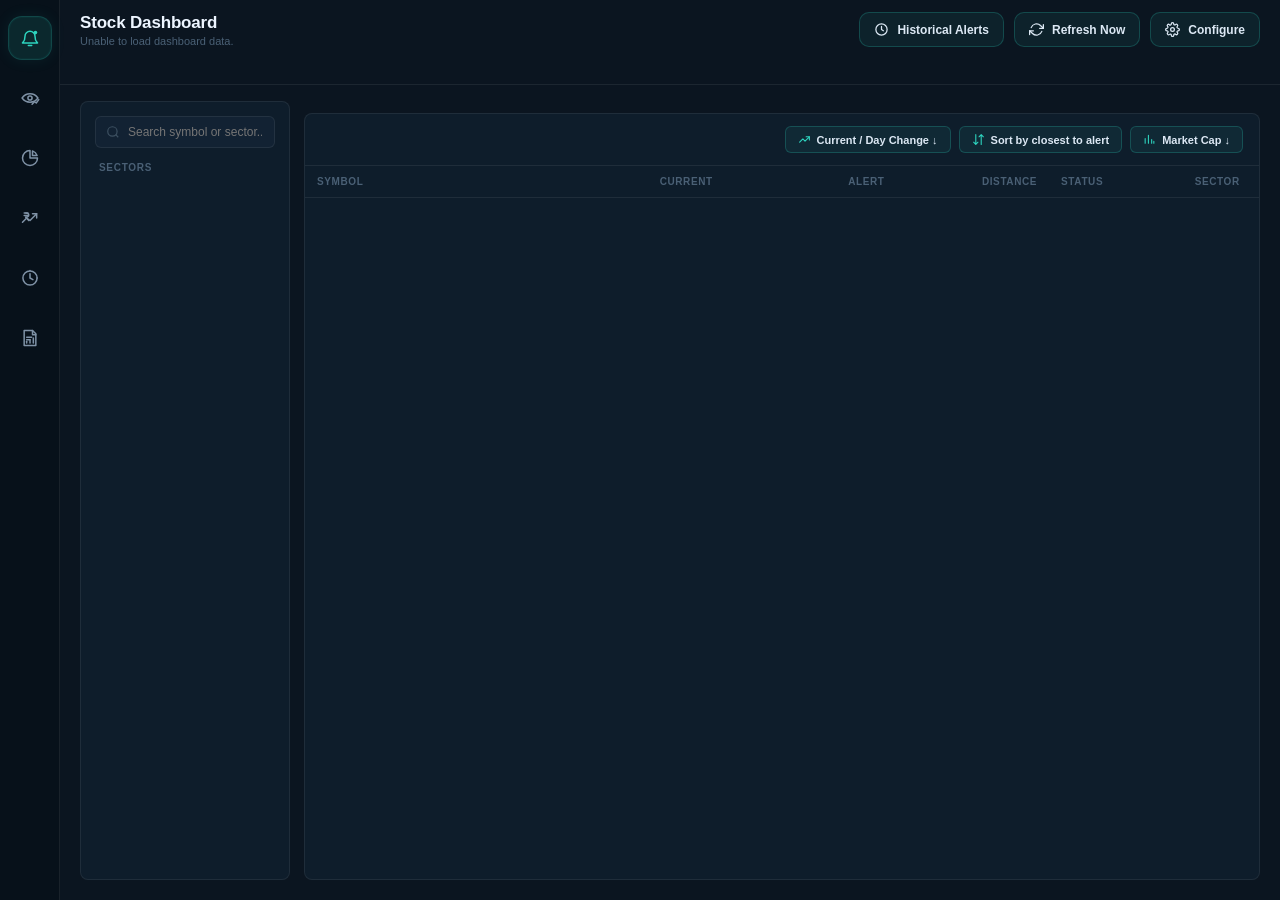
<file: dashboard/index.html>
<!DOCTYPE html>
<html lang="en">

<head>
    <meta charset="UTF-8">
    <meta name="viewport" content="width=device-width, initial-scale=1">
    <link rel="icon" type="image/png" href="favicon.png">
    <title>Alert dashboard</title>

    <link rel="stylesheet" href="css/variables.css">
    <link rel="stylesheet" href="css/base.css">
    <link rel="stylesheet" href="css/layout.css">
    <link rel="stylesheet" href="css/components.css">
    <link rel="stylesheet" href="css/historical-alerts.css">
       <link rel="stylesheet" href="css/universal-search.css">
    <style>.symbol-logo{object-fit:contain;background:#fff;border-radius:50%;}</style>

    <style>
        .sym-avatar.has-logo { overflow: hidden; }
        .sym-avatar.has-logo img {
            width: 100%;
            height: 100%;
            object-fit: contain;
            background: #fff;
            padding: 2px;
            border-radius: 50%;
            display: block;
        }

        /* ── Topbar action buttons (Historical Alerts / Refresh Now / Configure) ── */
        .topbar-right .btn-top {
            display: inline-flex;
            align-items: center;
            gap: 8px;
            padding: 9px 14px;
            border-radius: 10px;
            border: 1px solid rgba(45, 212, 191, .22);
            background: rgba(45, 212, 191, .07);
            color: var(--text);
            font-size: 12px;
            font-weight: 600;
            line-height: 1;
            white-space: nowrap;
            text-decoration: none;
            transition: border-color .15s, background .15s, color .15s;
        }
        .topbar-right .btn-top svg {
            width: 15px;
            height: 15px;
            flex-shrink: 0;
            color: var(--text);
        }
        .topbar-right .btn-top:hover {
            border-color: var(--accent);
            background: rgba(45, 212, 191, .14);
            color: var(--accent);
        }
        .topbar-right .btn-top:hover svg { color: var(--accent); }
        .topbar-right .btn-top:disabled {
            opacity: .55;
            cursor: not-allowed;
            border-color: rgba(255, 255, 255, .09);
            background: rgba(255, 255, 255, .02);
            color: var(--muted);
        }
        .topbar-right .btn-top:disabled svg { color: var(--muted); }
        .sym-avatar-letter {
            width: 100%;
            height: 100%;
            align-items: center;
            justify-content: center;
        }
    </style>
</head>

<body>
    <div class="shell">

        <!-- ══ Icon sidebar — same as the Portfolio page ══ -->
         <aside class="sb" id="sidebar">
      <nav class="sb-nav">
        <a href="index.html" class="sb-link active" data-title="Dashboard">
          <svg viewBox="0 0 24 24" fill="none" stroke="currentColor" stroke-width="1.8" stroke-linecap="round"
            stroke-linejoin="round">
    
            <path d="M18 10a6 6 0 0 0-12 0c0 7-3 7-3 8h18c0-1-3-1-3-8" />
            <path d="M10 21h4" />
            <circle cx="18.5" cy="5.5" r="2.2" fill="currentColor" stroke="none" />
          </svg>
        </a>
    
        <a href="watchlist.html" class="sb-link" data-title="Market Watchlist">
          <svg viewBox="0 0 24 24" fill="none" stroke="currentColor" stroke-width="1.8" stroke-linecap="round"
            stroke-linejoin="round">
            <!-- Eye -->
            <path d="M2.5 12s3.5-5 9.5-5 9.5 5 9.5 5-3.5 5-9.5 5-9.5-5-9.5-5Z" />
            <circle cx="12" cy="12" r="2.5" />
    
            <!-- Trend -->
            <path d="M14.5 19.5l3-3 2 1.5 3-4" />
          </svg>
        </a>
        <a href="admin.html" class="sb-link" data-title="Holdings">
          <svg viewBox="0 0 24 24" fill="none" stroke="currentColor" stroke-width="1.8" stroke-linecap="round"
            stroke-linejoin="round">
    
            <path d="M12 3a9 9 0 1 0 9 9h-9V3Z" />
            <path d="M15 3.5A9 9 0 0 1 20.5 9H15V3.5Z" />
          </svg>
        </a>
    
        <a href="realized-profit.html" class="sb-link" data-title="Realised P&L">
          <svg viewBox="0 0 24 24" fill="none" stroke="currentColor" stroke-width="1.8" stroke-linecap="round"
            stroke-linejoin="round">
    
            <!-- Trend -->
            <polyline points="3,17 8,12 12,15 20,7" />
    
            <!-- Arrow -->
            <polyline points="15,7 20,7 20,12" />
    
            <!-- Rupee -->
            <path d="M5 6h4.5" />
            <path d="M5 9h4.5" />
            <path d="M7 6c2.5 0 3.5 1.2 3.5 2.5S9.5 11 7 11" />
            <path d="M7 11l3.5 4" />
          </svg>
        </a>
        <a href="gtt-orders.html" class="sb-link" data-title="GTT Orders">
          <svg viewBox="0 0 24 24" fill="none" stroke="currentColor" stroke-width="1.8" stroke-linecap="round"
            stroke-linejoin="round">
    
            <!-- Clock -->
            <circle cx="12" cy="12" r="8.5" />
    
            <!-- Hands -->
            <path d="M12 7v5l3.5 2" />
    
            <!-- Trigger dots -->
            <circle cx="12" cy="3" r="0.8" fill="currentColor" stroke="none" />
            <circle cx="20.5" cy="12" r="0.8" fill="currentColor" stroke="none" />
          </svg>
        </a>
        <a href="all-transactions.html" class="sb-link" data-title="All Trades">
          <svg viewBox="0 0 24 24" fill="none" stroke="currentColor" stroke-width="1.8" stroke-linecap="round"
            stroke-linejoin="round">
    
            <!-- Document -->
            <path d="M5 3h10l4 4v14H5V3Z" />
            <path d="M15 3v5h4" />
    
            <!-- Document lines -->
            <path d="M8 11h6" />
            <path d="M8 14h4" />
    
            <!-- Mini chart -->
            <path d="M8 18v-2" />
            <path d="M12 18v-4" />
            <path d="M16 18v-6" />
          </svg>
        </a>
      </nav>
    </aside>

        <!-- ══ Main app column ══ -->
        <div class="app-main">

            <header class="topbar">
                <div class="topbar-top">
                    <div class="topbar-title">
                        <h1>Stock Dashboard</h1>
                        <p class="sub" id="subline">Loading...</p>
                    </div>
                    <div class="topbar-right">
                        <span id="refreshMsg"></span>

                        <button id="historyAlertsBtn" class="btn-ghost btn-history btn-top">
                            <svg viewBox="0 0 24 24" fill="none" stroke="currentColor" stroke-width="2" stroke-linecap="round" stroke-linejoin="round">
                                <circle cx="12" cy="12" r="9" />
                                <polyline points="12 7 12 12 15 14" />
                            </svg>
                            Historical Alerts
                        </button>

                        <button id="refreshBtn" class="btn-ghost btn-refresh btn-top">
                            <svg viewBox="0 0 24 24" fill="none" stroke="currentColor"
                                stroke-width="2" stroke-linecap="round" stroke-linejoin="round">
                                <polyline points="23 4 23 10 17 10" />
                                <polyline points="1 20 1 14 7 14" />
                                <path d="M3.51 9a9 9 0 0 1 14.85-3.36L23 10M1 14l4.64 4.36A9 9 0 0 0 20.49 15" />
                            </svg>
                            Refresh Now
                        </button>

                        <a href="stock-config.html" class="btn-ghost btn-top">
                            <svg viewBox="0 0 24 24" fill="none" stroke="currentColor" stroke-width="2" stroke-linecap="round" stroke-linejoin="round">
                                <circle cx="12" cy="12" r="3"/>
                                <path d="M19.4 15a1.65 1.65 0 0 0 .33 1.82l.06.06a2 2 0 0 1-2.83 2.83l-.06-.06a1.65 1.65 0 0 0-1.82-.33 1.65 1.65 0 0 0-1 1.51V21a2 2 0 0 1-4 0v-.09A1.65 1.65 0 0 0 9 19.4a1.65 1.65 0 0 0-1.82.33l-.06.06a2 2 0 0 1-2.83-2.83l.06-.06A1.65 1.65 0 0 0 4.68 15a1.65 1.65 0 0 0-1.51-1H3a2 2 0 0 1 0-4h.09A1.65 1.65 0 0 0 4.6 9a1.65 1.65 0 0 0-.33-1.82l-.06-.06a2 2 0 0 1 2.83-2.83l.06.06A1.65 1.65 0 0 0 9 4.68a1.65 1.65 0 0 0 1-1.51V3a2 2 0 0 1 4 0v.09a1.65 1.65 0 0 0 1 1.51 1.65 1.65 0 0 0 1.82-.33l.06-.06a2 2 0 0 1 2.83 2.83l-.06.06A1.65 1.65 0 0 0 19.4 9a1.65 1.65 0 0 0 1.51 1H21a2 2 0 0 1 0 4h-.09a1.65 1.65 0 0 0-1.51 1z"/>
                            </svg>
                            Configure
                        </a>
                    </div>
                </div>

                <div class="ticker-scroll">
                    <div class="ticker" id="indexTicker">
                        <!-- rendered by JS -->
                    </div>
                </div>
            </header>

            <div class="content" id="content">
                <div class="page-body">

                    <aside class="sidebar">
                        <div class="sidebar-search">
                            <svg width="14" height="14" viewBox="0 0 24 24" fill="none" stroke="currentColor"
                                stroke-width="2">
                                <circle cx="11" cy="11" r="8" />
                                <line x1="21" y1="21" x2="16.65" y2="16.65" />
                            </svg>
                            <input type="text" id="searchBox" placeholder="Search symbol or sector...">
                        </div>

                        <p class="sidebar-title">Sectors</p>
                        <ul class="sector-list" id="sectorList"></ul>
                    </aside>

                    <main class="content-main">
                        <div class="stats" id="stats"></div>

                        <div class="paste" id="pasteBox">
                            <textarea id="pasteArea"
                                placeholder="Paste rows copied from Google Sheets (Symbol, Current price, Alert price) — tab or comma separated, one row per line"></textarea>
                            <div class="row">
                                <button class="btn-primary" id="importBtn">Import</button>
                            </div>
                            <p class="hint">Select your Symbol / Current Price / Alert Price columns in Sheets, copy,
                                then paste here.</p>
                        </div>

                        <div class="table-panel">
                            <div class="table-toolbar">
                                <div class="showing" id="showingLine"></div>
                                <div class="toolbar">
                                      <button id="sortDayChangeBtn" class="btn-ghost sort-btn">
                                        <svg viewBox="0 0 24 24" fill="none" stroke="currentColor" stroke-width="2" stroke-linecap="round" stroke-linejoin="round"><path d="M3 17l6-6 4 4 8-8" /><path d="M15 7h6v6" /></svg>
                                        <span class="sort-label">Current / Day Change ↓</span>
                                      </button>
                                    <button id="sortBtn" class="btn-ghost sort-btn">
                                        <svg viewBox="0 0 24 24" fill="none" stroke="currentColor" stroke-width="2" stroke-linecap="round" stroke-linejoin="round"><path d="M7 3v18M7 21l-4-4M7 21l4-4M17 21V3M17 3l-4 4M17 3l4 4" /></svg>
                                        <span class="sort-label">Sort by closest to alert</span>
                                    </button>
                                    <button id="sortMcBtn" class="btn-ghost sort-btn">
                                        <svg viewBox="0 0 24 24" fill="none" stroke="currentColor" stroke-width="2" stroke-linecap="round" stroke-linejoin="round"><path d="M4 19V10M10 19V4M16 19v-7M20 19v-3.5" /></svg>
                                        <span class="sort-label">Market Cap ↓</span>
                                    </button>
                                </div>
                            </div>

                            <div class="table-scroll">
                                <table>
                                    <thead>
                                        <tr>
                                            <th style="width:24%">Symbol</th>
                                            <th class="num" style="width:20%">Current</th>
                                            <th id="alertHeader" class="num" style="width:18%">Alert</th>
                                            <th class="num" style="width:16%">Distance</th>
                                            <th style="width:14%">Status</th>
                                            <th style="width:8%">Sector</th>
                                        </tr>
                                    </thead>
                                    <tbody id="tbody"></tbody>
                                </table>
                            </div>
                            <div class="empty" id="emptyMsg" style="display:none;">No stocks yet. Add a row or paste
                                from your sheet.</div>
                        </div>
                    </main>
                </div>
            </div>
        </div>
    </div>

    <!-- ══ Reusable status modal (Saved / error) — replaces browser alert() ══ -->
    <div class="modal-overlay" id="statusModal" hidden>
        <div class="alert-modal" id="statusModalBox">
            <div class="alert-modal-icon" id="statusModalIcon">
                <span class="confetti c1"></span>
                <span class="confetti c2"></span>
                <span class="confetti c3"></span>
                <span class="confetti c4"></span>
                <span class="confetti c5"></span>
                <span class="confetti c6"></span>
                <span class="icon-circle" id="statusModalCircle"></span>
            </div>
            <h3 id="statusModalTitle">Saved!</h3>
            <p id="statusModalMsg">Your changes have been saved successfully.</p>
            <button type="button" class="btn-modal-ok" id="statusModalOk">OK</button>
        </div>
    </div>

    <!-- ══ Historical Alerts modal ══ -->
    <div class="ha-overlay" id="haOverlay" hidden>
        <div class="ha-modal">
            <div class="ha-header">
                <div class="ha-title">
                    <span class="ha-title-icon">
                        <svg viewBox="0 0 24 24" fill="none" stroke="currentColor" stroke-width="1.8" stroke-linecap="round" stroke-linejoin="round">
                            <path d="M18 8a6 6 0 0 0-12 0c0 5-2 6-2 7h16c0-1-2-2-2-7" />
                            <path d="M10.3 20a1.8 1.8 0 0 0 3.4 0" />
                        </svg>
                    </span>
                    <div>
                        <h2>Historical Alerts</h2>
                        <span id="haSubline">Loading…</span>
                    </div>
                </div>
                <button type="button" class="ha-close" id="haCloseBtn">
                    <svg viewBox="0 0 24 24" fill="none" stroke="currentColor" stroke-width="2.2" stroke-linecap="round" stroke-linejoin="round">
                        <line x1="18" y1="6" x2="6" y2="18" /><line x1="6" y1="6" x2="18" y2="18" />
                    </svg>
                </button>
            </div>

            <div class="ha-body">
                <div class="ha-toolbar">
                    <input type="text" id="haSearch" class="text-control" placeholder="Search symbol or company...">
                    <select id="haMonth" class="select-control">
                        <option value="">All Months</option>
                    </select>
                    <select id="haGroup" class="select-control">
                        <option value="">All Groups</option>
                    </select>
                    <select id="haStatus" class="select-control">
                        <option value="">All</option>
                        <option value="above">Above Alert</option>
                        <option value="below">Below Alert</option>
                    </select>
                    <div class="ha-date-range">
                        <svg viewBox="0 0 24 24" fill="none" stroke="currentColor" stroke-width="1.8" stroke-linecap="round" stroke-linejoin="round"><rect x="3" y="5" width="18" height="16" rx="2" /><path d="M3 10h18M8 3v4M16 3v4" /></svg>
                        <input type="date" id="haDateFrom">
                        <span class="ha-date-sep">–</span>
                        <input type="date" id="haDateTo">
                    </div>
                    <button id="haClearBtn" class="btn-ghost ha-clear-btn">Clear</button>
                    <button id="haDeleteOlderBtn" class="btn-ghost ha-delete-older-btn">🗑 Delete older alerts</button>
                </div>

                <div class="ha-pct-row" id="haPctRow">
                    <span class="ha-pct-label">% Filter</span>
                    <select id="haPctMetric" class="select-control" title="Which percentage to filter on">
                        <option value="vs">Vs Alert</option>
                        <option value="since">Since Trigger</option>
                    </select>
                    <label class="ha-pct-field">Above
                        <input type="number" id="haPctAbove" step="0.1" placeholder="e.g. 5">
                        <span>%</span>
                    </label>
                    <label class="ha-pct-field">Below
                        <input type="number" id="haPctBelow" step="0.1" placeholder="e.g. -5">
                        <span>%</span>
                    </label>
                    <div class="ha-pct-presets" id="haPctPresets">
                        <button type="button" class="ha-chip" data-above="5">≥ +5%</button>
                        <button type="button" class="ha-chip" data-above="10">≥ +10%</button>
                        <button type="button" class="ha-chip" data-below="-5">≤ −5%</button>
                        <button type="button" class="ha-chip" data-below="-10">≤ −10%</button>
                    </div>
                    <span class="ha-pct-hint">Use negative values for drops (e.g. Below -5 = fell more than 5%)</span>
                    <button type="button" id="haToggleSummary" class="btn-ghost ha-toggle-summary">Hide summary</button>
                </div>

                <div class="ha-stats-row">
                    <div class="ha-stats" id="haStats"></div>
                    <div class="ha-group-breakdown" id="haGroupBreakdown"></div>
                </div>

                <div class="ha-table-wrap" id="haTableWrap">
                    <div class="ha-table-scroll">
                        <table>
                            <thead>
                                <tr>
                                    <th style="width:3%"><input type="checkbox" id="haSelectAll"></th>
                                    <th style="width:11%">Date / Time</th>
                                    <th style="width:9%">Symbol</th>
                                    <th style="width:16%">Company</th>
                                    <th style="width:9%">Group</th>
                                    <th class="num" style="width:8%">Alert</th>
                                    <th class="num" style="width:8%">Trigger</th>
                                    <th class="num" style="width:8%">Current</th>
                                    <th class="num" style="width:11%">Vs Alert</th>
                                    <th class="num" style="width:9%">Since Trigger</th>
                                    <th style="width:8%">Actions</th>
                                </tr>
                            </thead>
                            <tbody id="haTbody"></tbody>
                        </table>
                    </div>
                </div>
                <div class="ha-empty" id="haEmpty" style="display:none;">No historical alerts found.</div>
            </div>

            <div class="ha-footer">
                <div class="ha-show-select">
                    Show
                    <select id="haPerPage" class="select-control">
                        <option value="10">10</option>
                        <option value="25">25</option>
                        <option value="50" selected>50</option>
                        <option value="100">100</option>
                        <option value="200">200</option>
                    </select>
                    entries
                </div>
                <div id="haShowingLine" class="showing"></div>
                <div class="ha-pager" id="haPager"></div>
                <button id="haDeleteSelectedBtn" class="btn-ghost ha-delete-selected-btn" disabled>🗑 Delete selected</button>
            </div>
        </div>
    </div>

    <script type="module" src="js/main.js"></script>
     <script src="js/universal-search.js"></script>
</body>

</html>
</file>
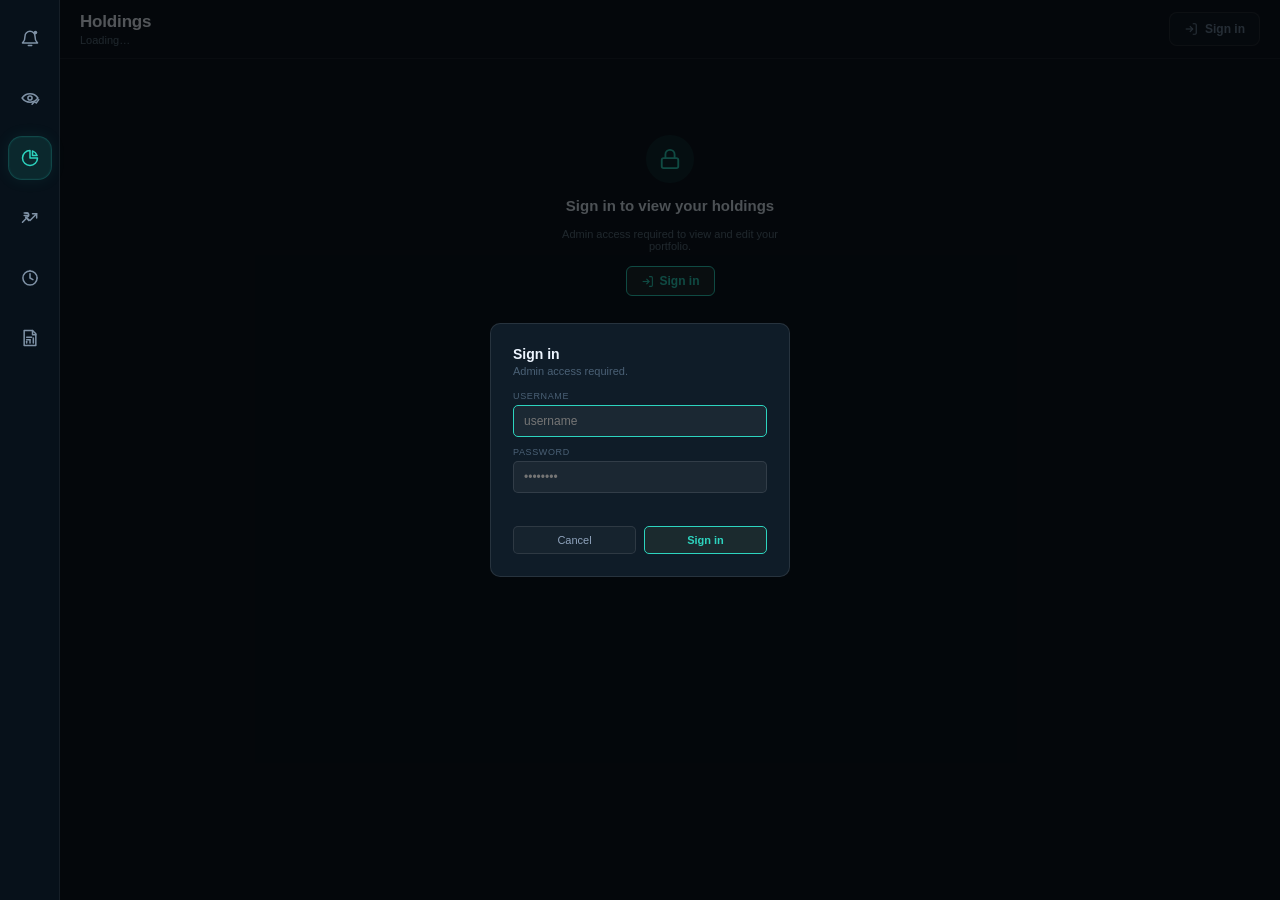
<file: dashboard/admin.html>
<!DOCTYPE html>
<html lang="en">

<head>
  <meta charset="UTF-8">
  <meta name="viewport" content="width=device-width, initial-scale=1">
  <title>Holdings — Portfolio</title>

  <style>
    *,
    *::before,
    *::after {
      box-sizing: border-box;
      margin: 0;
      padding: 0;
    }

    html,
    body {
      height: 100%;
      font-family: -apple-system, 'Segoe UI', Roboto, Arial, sans-serif;
      font-size: 13px;
      background: #0b1520;
      color: #dce8f4;
    }

    a {
      text-decoration: none;
      color: inherit;
    }

    button {
      font-family: inherit;
      cursor: pointer;
      border: none;
      background: none;
    }

    /* ── Shell ── */
    .shell {
      display: flex;
      height: 100vh;
      overflow: hidden;
    }

    /* ── Sidebar ── */
    .sb {
      width: 60px;
      flex-shrink: 0;
      background: #07111a;
      border-right: 1px solid rgba(255, 255, 255, .06);
      display: flex;
      flex-direction: column;
      position: relative;
      z-index: 1000;
    }

    .sb-nav {
      display: flex;
      flex-direction: column;
      padding: 12px 0;
      gap: 8px;
      height: 100%;
    }

    .sb-link {
      width: 44px;
      height: 44px;
      margin: 4px auto;
      display: flex;
      align-items: center;
      justify-content: center;
      padding: 0;
      border-radius: 14px;
      position: relative;
      color: #7f92a6;
      transition: background .18s ease, color .18s ease, transform .18s ease, box-shadow .18s ease;
    }

    .sb-link:hover {
      background: #122233;
      color: #fff;
      transform: translateY(-1px);
    }

    .sb-link.active {
      background: rgba(45, 212, 191, .12);
      border: 1px solid rgba(45, 212, 191, .18);
      box-shadow: inset 0 0 0 1px rgba(45, 212, 191, .04), 0 0 16px rgba(45, 212, 191, .08);
      color: #2DD4BF;
    }

    .sb-link svg {
      width: 20px;
      height: 20px;
      display: block;
    }

    /* Tooltip */
    .sb-link::after {
      content: attr(data-title);
      position: absolute;
      left: 58px;
      top: 50%;
      transform: translateY(-50%) translateX(-8px);
      background: #111c28;
      color: #fff;
      font-size: 13px;
      font-weight: 500;
      white-space: nowrap;
      padding: 8px 12px;
      border-radius: 8px;
      border: 1px solid rgba(255, 255, 255, .08);
      box-shadow: 0 8px 24px rgba(0, 0, 0, .35);
      opacity: 0;
      pointer-events: none;
      transition: opacity .18s ease, transform .18s ease;
      z-index: 999;
    }

    .sb-link:hover::after {
      opacity: 1;
      transform: translateY(-50%) translateX(0);
    }

    .sb-link::before {
      content: "";
      position: absolute;
      left: 52px;
      top: 50%;
      width: 8px;
      height: 8px;
      background: #111c28;
      border-left: 1px solid rgba(255, 255, 255, .08);
      border-top: 1px solid rgba(255, 255, 255, .08);
      transform: translateY(-50%) rotate(-45deg);
      opacity: 0;
      transition: .18s;
      z-index: 998;
    }

    .sb-link:hover::before {
      opacity: 1;
    }

    .sb-link.active::before {
      content: "";
      position: absolute;
      left: -8px;
      top: 50%;
      transform: translateY(-50%);
      width: 3px;
      height: 22px;
      border-radius: 3px;
      background: #2DD4BF;
    }

    /* ── Main ── */
    .main {
      flex: 1;
      display: flex;
      flex-direction: column;
      overflow: hidden;
      min-width: 0;
    }

    /* ── Topbar ── */
    .topbar {
      display: flex;
      align-items: center;
      justify-content: space-between;
      padding: 12px 20px;
      border-bottom: 1px solid rgba(255, 255, 255, .06);
      flex-shrink: 0;
      gap: 12px;
      background: #0b1520;
    }

    .topbar-title h1 {
      font-size: 17px;
      font-weight: 700;
      color: #edf5ff;
      letter-spacing: -.01em;
    }

    .topbar-title p {
      font-size: 11px;
      color: #5a7080;
      margin-top: 2px;
    }

    .topbar-right {
      display: flex;
      align-items: center;
      gap: 8px;
    }

    .whoami-chip {
      display: flex;
      align-items: center;
      gap: 6px;
      padding: 5px 11px;
      border-radius: 16px;
      background: rgba(255, 255, 255, .04);
      border: 1px solid rgba(255, 255, 255, .08);
      color: #8fa3bc;
      font-size: 11px;
    }

    .whoami-dot {
      width: 6px;
      height: 6px;
      border-radius: 50%;
      background: #2DD4BF;
    }

    .btn-ghost {
      display: flex;
      align-items: center;
      gap: 6px;
      padding: 6px 11px;
      border-radius: 6px;
      border: 1px solid rgba(255, 255, 255, .09);
      color: #6a8299;
      font-size: 11px;
      background: rgba(255, 255, 255, .02);
    }

    .btn-ghost:hover {
      color: #dce8f4;
      border-color: rgba(255, 255, 255, .18);
    }

    .btn-ghost svg {
      width: 13px;
      height: 13px;
    }

    .btn-primary {
      display: inline-flex;
      align-items: center;
      gap: 6px;
      padding: 7px 14px;
      border-radius: 6px;
      background: #1B2A2E;
      border: 1px solid #2DD4BF;
      color: #2DD4BF;
      font-size: 12px;
      font-weight: 600;
    }

    .btn-primary:hover {
      background: rgba(45, 212, 191, .15);
    }

    .btn-primary svg {
      width: 13px;
      height: 13px;
    }

    .btn-edit {
      display: inline-flex;
      align-items: center;
      gap: 6px;
      padding: 7px 16px;
      border-radius: 6px;
      background: linear-gradient(135deg, #256e70, #318884);
      border: 1px solid #3b9991;
      box-shadow: 0 6px 16px rgba(45, 141, 133, .16);
      color: #e7fffc;
      font-size: 12px;
      font-weight: 600;
    }

    .btn-edit:hover {
      background: linear-gradient(135deg, #2c7e80, #3a9a96);
    }

    .btn-edit svg {
      width: 13px;
      height: 13px;
    }

    .btn-cancel {
      display: inline-flex;
      align-items: center;
      gap: 6px;
      padding: 7px 12px;
      border-radius: 6px;
      border: 1px solid rgba(255, 255, 255, .1);
      color: #8fa3bc;
      font-size: 11px;
      background: rgba(255, 255, 255, .03);
    }

    .btn-cancel:hover {
      border-color: rgba(255, 255, 255, .2);
      color: #dce8f4;
    }

    /* ── Content ── */
    .content {
      flex: 1;
      overflow-y: auto;
      padding: 16px 20px 24px;
      display: flex;
      flex-direction: column;
      gap: 14px;
    }

    .content::-webkit-scrollbar {
      width: 5px;
    }

    .content::-webkit-scrollbar-thumb {
      background: rgba(255, 255, 255, .08);
      border-radius: 4px;
    }

    /* ── KPI / Stats row ──
       Fixed layout: 4 equal stat cards + a wider FII/DII card, all on one row.
       Uses flexbox with explicit basis so cards never jump to a second line
       until the viewport is genuinely too narrow — matching the reference design. */
    .kpi-grid {
      display: flex;
      flex-wrap: nowrap;
      gap: 10px;
      align-items: stretch;
    }

    .kpi-grid>.kpi-card {
      flex: 1 1 0;
      min-width: 0;
    }

    /* Total Investment / Current Value: narrower so Today's Change (with the
       NIFTY 50 snippet) has room and never overlaps. */
    /* .kpi-grid > .kpi-card:nth-child(1),
    .kpi-grid > .kpi-card:nth-child(2) {
        flex: 0.7 1 0;
    }
    .kpi-grid > .kpi-card.has-index {
        flex: 1.2 1 0;
    } */
    .kpi-grid>.fii-card {
      flex: 1.35 1 0;
      min-width: 0;
    }

    @media (max-width: 900px) {
      .kpi-grid {
        flex-wrap: wrap;
      }

      .kpi-grid>.kpi-card:not(.has-index):not(.fii-card) {
        flex: 1 1 calc(50% - 5px);
      }

      .kpi-grid>.kpi-card.has-index {
        flex: 1 1 100%;
      }

      .kpi-grid>.fii-card {
        flex: 1 1 100%;
        order: 5;
      }
    }

    @media (max-width: 480px) {
      .kpi-grid>.kpi-card {
        flex: 1 1 100%;
      }
    }

    .kpi-card {
      background: #0e1d2b;
      border: 1px solid rgba(255, 255, 255, .07);
      border-radius: 8px;
      padding: 12px 14px 10px;
      display: flex;
      flex-direction: column;
      position: relative;
      overflow: hidden;
    }

    .kpi-card::after {
      content: '';
      position: absolute;
      top: 0;
      left: 0;
      right: 0;
      height: 2px;
      background: var(--accent, transparent);
      border-radius: 8px 8px 0 0;
    }

    .kpi-icon-row {
      display: flex;
      align-items: center;
      justify-content: space-between;
      margin-bottom: 5px;
    }

    .kpi-icon {
      width: 30px;
      height: 30px;
      border-radius: 8px;
      display: flex;
      align-items: center;
      justify-content: center;
    }

    .kpi-icon svg {
      width: 14px;
      height: 14px;
    }

    .kpi-lbl {
      font-size: 10px;
      color: #4a6075;
      text-transform: uppercase;
      letter-spacing: .07em;
      font-weight: 500;
      margin-bottom: 5px;
      white-space: nowrap;
    }

    .kpi-val {
      font-size: 18px;
      font-weight: 700;
      color: #edf5ff;
      letter-spacing: -.02em;
      font-variant-numeric: tabular-nums;
      line-height: 1.1;
      margin-bottom: 4px;
      white-space: nowrap;
    }

    .kpi-val.pos {
      color: #2DD4BF;
    }

    .kpi-val.neg {
      color: #FF5C6C;
    }

    .kpi-note {
      font-size: 10px;
      color: #3a5060;
      margin-top: 2px;
      white-space: nowrap;
      overflow: hidden;
      text-overflow: ellipsis;
    }

    .kpi-note.pos {
      color: rgba(45, 212, 191, .75);
    }

    .kpi-note.neg {
      color: rgba(255, 92, 108, .7);
    }

    /* Total Investment / Current Value are narrower now — let their value
       text shrink/ellipsize instead of forcing the card wider. */
    .kpi-grid>.kpi-card:nth-child(1) .kpi-val,
    .kpi-grid>.kpi-card:nth-child(2) .kpi-val {
      font-size: 16px;
      overflow: hidden;
      text-overflow: ellipsis;
    }

    /* ── FII/DII card specific styles ── */
    .fii-card {
      background: #0e1d2b;
      border: 1px solid rgba(255, 82, 100, .22);
      border-radius: 8px;
      padding: 12px 14px 10px;
      display: flex;
      flex-direction: column;
      position: relative;
      overflow: hidden;
      --accent: #FF5C6C;
      cursor: pointer;
      transition: border-color .18s ease, transform .18s ease, box-shadow .18s ease;
    }

    .fii-card:hover {
      border-color: rgba(255, 82, 100, .45);
      transform: translateY(-1px);
      box-shadow: 0 8px 20px rgba(0, 0, 0, .25);
    }

    .fii-card::after {
      content: '';
      position: absolute;
      top: 0;
      left: 0;
      right: 0;
      height: 2px;
      background: linear-gradient(90deg, #FF5C6C, #f5a623);
      border-radius: 8px 8px 0 0;
    }

    .fii-header {
      display: flex;
      align-items: center;
      justify-content: space-between;
      margin-bottom: 6px;
      gap: 8px;
    }

    .fii-lbl {
      font-size: 10px;
      color: #4a6075;
      text-transform: uppercase;
      letter-spacing: .07em;
      font-weight: 500;
      white-space: nowrap;
    }

    .fii-date-badge {
      font-size: 9px;
      color: #3a5060;
      background: rgba(255, 255, 255, .04);
      border: 1px solid rgba(255, 255, 255, .07);
      border-radius: 10px;
      padding: 2px 7px;
      letter-spacing: .03em;
      white-space: nowrap;
    }

    .fii-icon {
      width: 30px;
      height: 30px;
      border-radius: 8px;
      display: flex;
      align-items: center;
      justify-content: center;
      background: rgba(255, 92, 108, .1);
      color: #FF5C6C;
      flex-shrink: 0;
    }

    .fii-icon svg {
      width: 14px;
      height: 14px;
    }

    .fii-expand-hint {
      position: absolute;
      top: 8px;
      right: 10px;
      font-size: 9px;
      color: #3a5060;
      display: flex;
      align-items: center;
      gap: 3px;
      opacity: 0;
      transition: opacity .18s ease;
    }

    .fii-card:hover .fii-expand-hint {
      opacity: 1;
    }

    .fii-expand-hint svg {
      width: 10px;
      height: 10px;
    }

    /* Side-by-side row: FII/FPI | divider | DII */
    .fii-rows {
      display: flex;
      flex-direction: row;
      gap: 0;
      flex: 1;
      min-width: 0;
    }

    .fii-row {
      flex: 1;
      min-width: 0;
      display: flex;
      flex-direction: column;
      justify-content: center;
      gap: 5px;
      padding: 6px 10px;
      background: rgba(255, 255, 255, .03);
      border-radius: 6px;
    }

    .fii-row+.fii-row {
      margin-left: 6px;
    }

    .fii-row-left {
      display: flex;
      align-items: center;
      gap: 6px;
      margin-bottom: 2px;
    }

    .fii-cat-dot {
      width: 6px;
      height: 6px;
      border-radius: 50%;
      flex-shrink: 0;
    }

    .fii-cat-name {
      font-size: 10px;
      font-weight: 600;
      color: #8fa3bc;
      letter-spacing: .04em;
      text-transform: uppercase;
      white-space: nowrap;
    }

    .fii-net-val {
      font-size: 15px;
      font-weight: 700;
      font-variant-numeric: tabular-nums;
      letter-spacing: -.02em;
      line-height: 1;
      white-space: nowrap;
    }

    .fii-net-val.buy {
      color: #2DD4BF;
    }

    .fii-net-val.sell {
      color: #FF5C6C;
    }

    .fii-sub-row {
      display: flex;
      gap: 6px;
      align-items: center;
      flex-wrap: wrap;
    }

    .fii-sub {
      font-size: 9px;
      color: #3a5060;
      font-variant-numeric: tabular-nums;
      white-space: nowrap;
    }

    .fii-sub span {
      color: #4a6075;
    }

    .fii-trend {
      font-size: 9px;
      font-weight: 600;
      padding: 1px 5px;
      border-radius: 8px;
      white-space: nowrap;
    }

    .fii-trend.buy {
      background: rgba(45, 212, 191, .1);
      color: #2DD4BF;
    }

    .fii-trend.sell {
      background: rgba(255, 92, 108, .1);
      color: #FF5C6C;
    }

    .fii-loading {
      font-size: 11px;
      color: #3a5060;
      text-align: center;
      padding: 8px 0;
      flex: 1;
      display: flex;
      align-items: center;
      justify-content: center;
    }

    .fii-error {
      font-size: 11px;
      color: #FF5C6C;
      text-align: center;
      padding: 4px 0;
      flex: 1;
      display: flex;
      align-items: center;
      justify-content: center;
    }

    /* ── Page body: table + sidebar ── */
    .page-body {
      display: grid;
      grid-template-columns: minmax(0, 1fr) 300px;
      gap: 14px;
      align-items: start;
    }

    @media(max-width:1100px) {
      .page-body {
        grid-template-columns: 1fr;
      }
    }

    /* ── Main table panel ── */
    .table-panel {
      background: #0e1d2b;
      border: 1px solid rgba(255, 255, 255, .07);
      border-radius: 8px;
      overflow: hidden;
      display: flex;
      flex-direction: column;
    }

    .table-toolbar {
      display: flex;
      align-items: center;
      justify-content: space-between;
      padding: 12px 16px;
      border-bottom: 1px solid rgba(255, 255, 255, .05);
      flex-wrap: wrap;
      gap: 10px;
      flex-shrink: 0;
    }

    .table-toolbar-title {
      font-size: 12px;
      font-weight: 600;
      color: #cfe2f5;
    }

    .etf-toggle-group {
      display: flex;
      align-items: center;
      background: rgba(255, 255, 255, .04);
      border: 1px solid rgba(255, 255, 255, .1);
      border-radius: 8px;
      padding: 3px;
      gap: 2px;
    }

    .etf-toggle-btn {
      background: transparent;
      border: none;
      color: #8fa3bc;
      font-size: 11px;
      font-weight: 600;
      padding: 6px 11px;
      border-radius: 6px;
      white-space: nowrap;
      cursor: pointer;
      transition: background .15s ease, color .15s ease;
    }

    .etf-toggle-btn:hover {
      color: #dce8f4;
      background: rgba(255, 255, 255, .05);
    }

    .etf-toggle-btn.active {
      background: linear-gradient(120deg, #8B5CF6, #6D28D9);
      color: #fff;
      box-shadow: 0 1px 4px rgba(139, 92, 246, .4);
    }

    .edit-banner {
      display: flex;
      align-items: center;
      justify-content: space-between;
      gap: 16px;
      background: rgba(45, 212, 191, .06);
      border-bottom: 1px solid rgba(45, 212, 191, .2);
      padding: 10px 16px;
      flex-wrap: wrap;
    }

    .edit-banner-left {
      display: flex;
      align-items: center;
      gap: 10px;
    }

    .edit-banner-icon {
      width: 28px;
      height: 28px;
      border-radius: 50%;
      background: rgba(45, 212, 191, .15);
      color: #2DD4BF;
      display: flex;
      align-items: center;
      justify-content: center;
      flex: none;
    }

    .edit-banner-icon svg {
      width: 13px;
      height: 13px;
    }

    .edit-banner-title {
      font-size: 13px;
      font-weight: 600;
      color: #edf5ff;
    }

    .edit-banner-sub {
      font-size: 11px;
      color: #4a6075;
      margin-top: 1px;
    }

    .edit-banner-actions {
      display: flex;
      gap: 8px;
    }

    /* Change summary chips in the edit banner */
    .chg-list { display: flex; flex-wrap: wrap; align-items: center; gap: 6px; margin-top: 3px; }
    .chg-chip {
      display: inline-flex; align-items: center; gap: 5px; padding: 2px 9px 2px 6px; border-radius: 999px;
      font-size: 11px; font-weight: 600; letter-spacing: .02em; border: 1px solid; cursor: default;
    }
    .chg-chip svg { width: 11px; height: 11px; flex-shrink: 0; }
    .chg-chip.add  { color: #2dd4bf; background: rgba(45, 212, 191, .10); border-color: rgba(45, 212, 191, .35); }
    .chg-chip.edit { color: #f5a623; background: rgba(245, 166, 35, .10); border-color: rgba(245, 166, 35, .35); }
    .chg-chip.sold { color: #a78bfa; background: rgba(139, 92, 246, .12); border-color: rgba(139, 92, 246, .4); }
    .chg-chip.del  { color: #ff5c6c; background: rgba(255, 92, 108, .10); border-color: rgba(255, 92, 108, .35); }
    .chg-more { font-size: 11px; color: #6b8299; }

    /* ── Deposit (Amount from Bank) add panel — shown in edit mode, in sidebar ── */
    .deposit-panel {
      border-color: rgba(139, 92, 246, .3);
      background: linear-gradient(160deg, rgba(139, 92, 246, .09), #0e1d2b 60%);
    }

    .deposit-add-head {
      display: flex;
      align-items: center;
      gap: 6px;
      color: #c4b5fd;
    }

    .deposit-info-icon {
      color: #8B5CF6;
      font-size: 11px;
      cursor: help;
      line-height: 1;
    }

    .deposit-field-lbl {
      display: block;
      font-size: 9px;
      color: #6a80a0;
      text-transform: uppercase;
      letter-spacing: .06em;
      font-weight: 600;
      margin: 0 0 5px;
    }

    .deposit-input-wrap {
      display: flex;
      align-items: center;
      background: rgba(255, 255, 255, .05);
      border: 1px solid rgba(255, 255, 255, .12);
      border-radius: 6px;
      padding: 0 8px;
      transition: border-color .15s ease;
      margin-bottom: 10px;
    }

    .deposit-input-wrap:focus-within {
      border-color: #8B5CF6;
    }

    .deposit-rupee {
      color: #7f92a6;
      font-size: 12px;
      margin-right: 2px;
    }

    .deposit-input-wrap input {
      background: transparent;
      border: none;
      outline: none;
      color: #edf5ff;
      font-size: 13px;
      font-weight: 600;
      padding: 8px 4px;
      width: 100%;
      font-family: inherit;
      font-variant-numeric: tabular-nums;
    }

    .deposit-input-wrap input::-webkit-outer-spin-button,
    .deposit-input-wrap input::-webkit-inner-spin-button {
      -webkit-appearance: none;
      margin: 0;
    }

    .deposit-date-input {
      width: 100%;
      background: rgba(255, 255, 255, .05);
      border: 1px solid rgba(255, 255, 255, .12);
      border-radius: 6px;
      padding: 8px 9px;
      color: #dce8f4;
      font-size: 12px;
      font-family: inherit;
      outline: none;
      margin-bottom: 12px;
      color-scheme: dark;
    }

    .deposit-date-input:focus {
      border-color: #8B5CF6;
    }

    .btn-deposit-add {
      width: 100%;
      background: #251b38;
      border: 1px solid #8B5CF6;
      color: #c4b5fd;
      font-size: 11.5px;
      font-weight: 700;
      padding: 9px 13px;
      border-radius: 6px;
      white-space: nowrap;
      transition: background .15s ease;
    }

    .btn-deposit-add:hover {
      background: rgba(139, 92, 246, .2);
    }

    .deposit-add-note {
      font-size: 10px;
      color: #8fa3bc;
      margin-top: 10px;
      text-align: center;
    }

    .deposit-add-note b {
      color: #c4b5fd;
      font-weight: 700;
    }

    .deposit-form-actions {
      display: flex;
      gap: 8px;
    }

    .deposit-form-actions .btn-deposit-add {
      flex: 1;
    }

    .btn-deposit-cancel {
      flex: 1;
      background: transparent;
      border: 1px solid rgba(255, 255, 255, .15);
      color: #8fa3bc;
      font-size: 11.5px;
      font-weight: 700;
      padding: 9px 13px;
      border-radius: 6px;
      white-space: nowrap;
      transition: background .15s ease, color .15s ease;
    }

    .btn-deposit-cancel:hover {
      background: rgba(255, 255, 255, .06);
      color: #dce8f4;
    }

    .deposit-recent {
      margin-top: 12px;
      border-top: 1px solid rgba(255, 255, 255, .08);
      padding-top: 10px;
      display: flex;
      flex-direction: column;
      gap: 6px;
      max-height: 220px;
      overflow-y: auto;
      scroll-behavior: smooth;
      scrollbar-width: thin;
      scrollbar-color: rgba(139, 92, 246, .45) transparent;
    }

    .deposit-recent::-webkit-scrollbar {
      width: 6px;
    }

    .deposit-recent::-webkit-scrollbar-track {
      background: transparent;
    }

    .deposit-recent::-webkit-scrollbar-thumb {
      background: rgba(139, 92, 246, .35);
      border-radius: 10px;
      transition: background .15s ease;
    }

    .deposit-recent::-webkit-scrollbar-thumb:hover {
      background: rgba(139, 92, 246, .6);
    }

    .deposit-recent:empty {
      display: none;
    }

    .deposit-filter-row {
      display: flex;
      gap: 6px;
      margin-top: 10px;
    }

    .deposit-search-wrap {
      flex: 1;
      min-width: 0;
      display: flex;
      align-items: center;
      gap: 6px;
      background: rgba(255, 255, 255, .05);
      border: 1px solid rgba(255, 255, 255, .12);
      border-radius: 6px;
      padding: 0 8px;
      transition: border-color .15s ease;
    }

    .deposit-search-wrap:focus-within {
      border-color: #8B5CF6;
    }

    .deposit-search-icon {
      width: 12px;
      height: 12px;
      color: #6a80a0;
      flex-shrink: 0;
    }

    .deposit-search-wrap input {
      background: transparent;
      border: none;
      outline: none;
      color: #dce8f4;
      font-size: 11.5px;
      padding: 7px 0;
      width: 100%;
      font-family: inherit;
      min-width: 0;
    }

    .deposit-search-wrap input::placeholder {
      color: #566780;
    }

    .deposit-search-clear {
      background: transparent;
      border: none;
      color: #6a80a0;
      font-size: 15px;
      line-height: 1;
      cursor: pointer;
      padding: 0 2px;
      flex-shrink: 0;
    }

    .deposit-search-clear:hover {
      color: #dce8f4;
    }

    .deposit-month-filter {
      width: 116px;
      flex-shrink: 0;
      background: rgba(255, 255, 255, .05);
      border: 1px solid rgba(255, 255, 255, .12);
      border-radius: 6px;
      color: #dce8f4;
      font-size: 11px;
      padding: 0 6px;
      outline: none;
      color-scheme: dark;
      transition: border-color .15s ease;
    }

    .deposit-month-filter:focus {
      border-color: #8B5CF6;
    }

    .deposit-filter-empty {
      text-align: center;
      font-size: 11px;
      color: #6a80a0;
      padding: 14px 4px;
    }

    .deposit-recent-row {
      display: flex;
      align-items: center;
      gap: 8px;
      background: rgba(255, 255, 255, .03);
      border: 1px solid rgba(255, 255, 255, .07);
      border-radius: 6px;
      padding: 7px 8px;
    }

    .deposit-recent-row.editing {
      border-color: rgba(139, 92, 246, .5);
      background: rgba(139, 92, 246, .08);
    }

    .deposit-recent-info {
      flex: 1;
      min-width: 0;
    }

    .deposit-recent-amt {
      font-size: 12px;
      font-weight: 700;
      color: #edf5ff;
      font-variant-numeric: tabular-nums;
    }

    .deposit-recent-date {
      font-size: 10px;
      color: #7f92a6;
      margin-top: 1px;
    }

    .deposit-recent-actions {
      display: flex;
      gap: 4px;
      flex-shrink: 0;
    }

    .deposit-recent-actions button {
      width: 24px;
      height: 24px;
      display: flex;
      align-items: center;
      justify-content: center;
      background: transparent;
      border: 1px solid rgba(255, 255, 255, .12);
      border-radius: 5px;
      color: #8fa3bc;
      transition: background .15s ease, color .15s ease, border-color .15s ease;
      padding: 0;
    }

    .deposit-recent-actions button svg {
      width: 12px;
      height: 12px;
    }

    .deposit-recent-edit:hover {
      color: #c4b5fd;
      border-color: #8B5CF6;
      background: rgba(139, 92, 246, .12);
    }

    .deposit-recent-del:hover {
      color: #f87171;
      border-color: #f87171;
      background: rgba(248, 113, 113, .12);
    }

    .deposit-recent-more {
      text-align: center;
      font-size: 10px;
      color: #6a80a0;
      padding-top: 2px;
    }

    /* ── Deposit KPI card (Invested from Bank / XIRR) ── */
    .deposit-kpi-card {
      cursor: pointer;
    }

    .deposit-kpi-card:hover {
      border-color: rgba(139, 92, 246, .35);
    }

    /* ── Deposits chart / table (Investment Details modal) ── */
    .deposit-pt {
      fill: #0e1a26;
      stroke: #2DD4BF;
      stroke-width: 2;
    }

    .deposit-hit {
      cursor: pointer;
    }

    .deposit-bar {
      transition: opacity .12s ease;
    }

    .deposit-bar-hit {
      cursor: pointer;
    }

    .fh-empty {
      font-size: 12px;
      color: #4a6075;
      text-align: center;
      padding: 30px 10px;
    }

    .table-scroll {
      overflow-x: auto;
      overflow-y: auto;
      height: calc(100vh - 260px);
      max-height: none;
      scrollbar-width: none;
      /* Firefox */
      -ms-overflow-style: none;
      /* IE / legacy Edge */
    }

    .table-scroll::-webkit-scrollbar {
      display: none;
      /* Chrome / Safari / new Edge */
    }

    table {
      width: 100%;
      border-collapse: collapse;
      min-width: 900px;
    }

    thead th {
      padding: 10px 12px;
      font-size: 10px;
      color: #3a5060;
      font-weight: 600;
      text-transform: uppercase;
      letter-spacing: .06em;
      text-align: left;
      border-bottom: 1px solid rgba(255, 255, 255, .05);
      background: #0c1822;
      white-space: nowrap;
      position: sticky;
      top: 0;
      z-index: 2;
    }

    thead th.num,
    tbody td.num {
      text-align: right;
    }

    tbody td {
      padding: 9px 12px;
      font-size: 11px;
      color: #cfe2f5;
      border-bottom: 1px solid rgba(255, 255, 255, .04);
      font-variant-numeric: tabular-nums;
    }

    tbody tr:hover td {
      background: rgba(255, 255, 255, .02);
    }

    tbody tr:last-child td {
      border-bottom: none;
    }

    /* Sort buttons */
    .th-sort {
      background: transparent;
      border: none;
      color: inherit;
      font: inherit;
      text-transform: inherit;
      letter-spacing: inherit;
      padding: 0;
      cursor: pointer;
      display: inline-flex;
      align-items: center;
      gap: 4px;
    }

    thead th.num .th-sort {
      justify-content: flex-end;
    }

    .th-sort:hover {
      color: #dce8f4;
    }

    .sort-arrow {
      font-size: 9px;
      width: 8px;
      display: inline-block;
      opacity: .7;
    }

    .th-sort.active {
      color: #2DD4BF;
    }

    /* Badges */
    .badge {
      display: inline-block;
      font-size: 10px;
      font-weight: 600;
      padding: 2px 8px;
      border-radius: 16px;
      font-variant-numeric: tabular-nums;
    }

    .badge.b-watch {
      background: rgba(45, 212, 191, .1);
      color: #2DD4BF;
    }

    .badge.b-triggered {
      background: rgba(255, 92, 108, .1);
      color: #FF5C6C;
    }

    .badge.b-far {
      background: rgba(255, 255, 255, .06);
      color: #5a7080;
    }

    /* Stock badge */
    .sym-badge {
      display: flex;
      align-items: center;
      gap: 8px;
    }

    .sym-avatar {
      width: 22px;
      height: 22px;
      border-radius: 50%;
      display: flex;
      align-items: center;
      justify-content: center;
      font-size: 9px;
      font-weight: 700;
      color: #0B0F11;
      flex-shrink: 0;
      overflow: hidden;
    }

    .sym-avatar img {
      width: 100%;
      height: 100%;
      object-fit: cover;
      display: block;
      background: #fff;
    }

    /* Sector chip (holdings table) — same visual language as sector-badge elsewhere */
    .sector-chip {
      display: inline-flex;
      align-items: center;
      gap: 6px;
      font-size: 11.5px;
      font-weight: 600;
      padding: 4px 10px 4px 8px;
      border-radius: 16px;
      border: 1px solid;
      white-space: nowrap;
    }

    .sector-chip svg {
      width: 12px;
      height: 12px;
      flex-shrink: 0;
    }

    /* Current value coloring by profit/loss */
    .cv-pos {
      color: #2DD4BF;
      font-weight: 600;
    }

    .cv-neg {
      color: #FF5C6C;
      font-weight: 600;
    }

    /* Edit inputs */
    input.cell {
      background: rgba(255, 255, 255, .05);
      border: 1px solid rgba(255, 255, 255, .1);
      border-radius: 4px;
      padding: 5px 7px;
      color: #dce8f4;
      font-size: 11px;
      font-family: inherit;
      outline: none;
      width: 100%;
    }

    input.cell:focus {
      border-color: #2DD4BF;
    }

    input.cell.num {
      text-align: right;
    }

    input.cell[data-f="quantity"]::-webkit-outer-spin-button,
    input.cell[data-f="quantity"]::-webkit-inner-spin-button {
      -webkit-appearance: none;
      margin: 0;
    }

    input.cell[data-f="quantity"] {
      -moz-appearance: textfield;
    }


    /* ── Monthly Buying (view mode only) ── */
    .table-toolbar-actions { display: flex; align-items: center; gap: 8px; }
    .monthly-buy-btn {
      display: none;
      align-items: center;
      gap: 6px;
      padding: 7px 14px;
      border-radius: 6px;
      background: rgba(45, 212, 191, .08);
      border: 1px solid rgba(45, 212, 191, .35);
      color: #2dd4bf;
      font-size: 12px;
      font-weight: 600;
      cursor: pointer;
    }
    .monthly-buy-btn:hover { background: rgba(45, 212, 191, .16); }
    .monthly-buy-btn svg { width: 14px; height: 14px; }

    .mb-modal { max-width: 1120px; width: 96vw; max-height: 94vh; overflow-y: auto; }
    .mb-modal .lots-table { min-width: 0; }
    .mb-modal.one-open .mb-section:not(.collapsed) .lots-table-wrap { max-height: 440px; }
    .mb-section-head { cursor: pointer; user-select: none; border-radius: 8px; padding: 4px 6px; margin-left: -6px; margin-right: -6px; }
    .mb-section-head:hover { background: rgba(255,255,255,.03); }
    .mb-count { display: inline-block; margin-left: 8px; padding: 1px 8px; border-radius: 999px; font-size: 10px; font-weight: 600; color: #cfe2f5; background: rgba(255,255,255,.07); vertical-align: 1px; }
    .mb-chevron { margin-left: auto; align-self: center; width: 16px; height: 16px; color: #8fa3bc; transition: transform .2s; flex-shrink: 0; }
    .mb-section.collapsed .mb-chevron { transform: rotate(-90deg); }
    .mb-section.collapsed .lots-table-wrap { display: none; }
    .mb-modal .lots-table-wrap { max-height: 236px; margin-bottom: 14px; }
    .mb-month-wrap { position: relative; display: inline-block; margin-bottom: 14px; }
    .mb-month-wrap > svg { position: absolute; left: 11px; top: 50%; transform: translateY(-50%); width: 14px; height: 14px; color: #cfe2f5; pointer-events: none; }
    .mb-month-wrap .mb-month { margin-bottom: 0; padding-left: 34px; }
    .mb-section-head { display: flex; align-items: flex-start; gap: 9px; margin: 2px 0 8px; }
    .mb-dot { width: 9px; height: 9px; border-radius: 50%; margin-top: 4px; flex-shrink: 0; }
    .mb-dot.open { background: #2dd4bf; box-shadow: 0 0 8px rgba(45,212,191,.55); }
    .mb-dot.closed { background: #f87171; box-shadow: 0 0 8px rgba(248,113,113,.55); }
    .mb-section-sub { font-size: 10px; color: #5fa8d3; margin-top: 2px; }
    .mb-section-head .mb-section-title { margin-bottom: 0; }
    .mb-table td.sell { color: #f87171; font-weight: 600; }
    .mb-table thead th.static { color: #52677b; }
    .mb-status { display: inline-block; padding: 3px 14px; border-radius: 999px; font-size: 11px; font-weight: 600; color: #f87171; background: rgba(248,113,113,.10); border: 1px solid rgba(248,113,113,.45); }
    .mb-status.partial { color: #f59e0b; background: rgba(245,158,11,.10); border-color: rgba(245,158,11,.45); }
    .mb-card-sub + .mb-card-sub { margin-top: 3px; }
    .mb-head { display: flex; align-items: center; gap: 14px; }
    .mb-head-icon {
      width: 48px; height: 48px; border-radius: 12px; flex-shrink: 0;
      background: rgba(45, 212, 191, .16); color: #2dd4bf;
      display: flex; align-items: center; justify-content: center;
    }
    .mb-head-icon svg { width: 24px; height: 24px; }
    .mb-head-row { align-items: center; margin-bottom: 14px; }
    .mb-head-row .hint { margin-bottom: 0; }
    .mb-month {
      background: rgba(255,255,255,.04);
      border: 1px solid rgba(255,255,255,.12);
      color: #dce8f4; font-size: 12px; font-weight: 600;
      border-radius: 8px; padding: 8px 12px; margin-bottom: 14px; cursor: pointer;
    }
    .mb-month option { background: #0f1c28; }
    .mb-cards { display: grid; grid-template-columns: repeat(4, 1fr); gap: 10px; margin-bottom: 16px; }
    .mb-card { border-radius: 10px; padding: 12px; border: 1px solid; background: rgba(255,255,255,.02); }
    .mb-card-top { display: flex; align-items: center; gap: 8px; font-size: 10px; color: #cfe2f5; margin-bottom: 8px; }
    .mb-card-ico { width: 24px; height: 24px; border-radius: 6px; display: flex; align-items: center; justify-content: center; }
    .mb-card-ico svg { width: 13px; height: 13px; }
    .mb-card-val { font-size: 18px; font-weight: 700; color: #edf5ff; margin-bottom: 6px; white-space: nowrap; }
    .mb-card-sub { font-size: 10px; color: #8fa3bc; }
    .mb-card-sub.up { color: #2dd4bf; }
    .mb-card-sub.down { color: #f87171; }
    .mb-section-title { font-size: 12px; font-weight: 700; color: #edf5ff; margin-bottom: 8px; }
    .mb-empty { padding: 28px 12px; text-align: center; font-size: 12px; color: #52677b; }
    .mb-table thead th.left { text-align: left; }
    .mb-sort { background: transparent; border: none; color: inherit; font: inherit; text-transform: inherit; letter-spacing: inherit; padding: 0; cursor: pointer; display: inline-flex; align-items: center; gap: 4px; }
    .mb-sort:hover { color: #dce8f4; }
    .mb-sort.active { color: #2dd4bf; }
    .mb-arrow { font-size: 9px; width: 9px; display: inline-block; opacity: .45; }
    .mb-sort.active .mb-arrow { opacity: 1; }
    .mb-table td.left { text-align: left; }
    .mb-table .sym-badge { display: inline-flex; align-items: center; gap: 8px; }
    .mb-table .sym-badge span { font-weight: 600; color: #edf5ff; }
    .mb-table .sym-badge .mb-sold-tag { font-style: normal; font-size: 8px; font-weight: 700; letter-spacing: .06em; text-transform: uppercase; padding: 2px 6px; border-radius: 10px; color: #f59e0b; background: rgba(245,158,11,.12); border: 1px solid rgba(245,158,11,.3); }
    .mb-table .sym-badge .mb-sold-tag.profit { color: #2dd4bf; background: rgba(45,212,191,.12); border-color: rgba(45,212,191,.35); }
    .mb-table .sym-badge .mb-sold-tag.loss { color: #f87171; background: rgba(248,113,113,.12); border-color: rgba(248,113,113,.35); }
    .mb-table td.sym { font-weight: 600; color: #edf5ff; }
    .mb-table td.buy { color: #2dd4bf; font-weight: 600; }

    .mb-scroll { scrollbar-width: thin; scrollbar-color: rgba(143,163,188,.28) transparent; }
    .mb-scroll::-webkit-scrollbar { width: 6px; height: 6px; }
    .mb-scroll::-webkit-scrollbar-track { background: transparent; }
    .mb-scroll::-webkit-scrollbar-thumb { background: rgba(143,163,188,.22); border-radius: 6px; }
    .mb-scroll::-webkit-scrollbar-thumb:hover { background: rgba(45,212,191,.45); }
    .mb-scroll::-webkit-scrollbar-button { display: none; width: 0; height: 0; }
    .mb-scroll::-webkit-scrollbar-corner { background: transparent; }
    @media (max-width: 720px) { .mb-cards { grid-template-columns: repeat(2, 1fr); } }

    /* Add holding button (toolbar) */
    .add-holding-btn {
      display: none;
      align-items: center;
      gap: 6px;
      padding: 7px 14px;
      border-radius: 6px;
      background: linear-gradient(135deg, #256e70, #318884);
      border: 1px solid #3b9991;
      box-shadow: 0 6px 16px rgba(45, 141, 133, .16);
      color: #e7fffc;
      font-size: 12px;
      font-weight: 600;
      cursor: pointer;
    }

    .add-holding-btn:hover {
      filter: brightness(1.08);
    }

    .add-holding-btn svg {
      width: 14px;
      height: 14px;
    }

    /* Remove / sell-date columns */
    .remove-cell {
      display: none;
      width: 80px;
    }

    .remove-cell.visible {
      display: table-cell;
    }

    .sell-date-cell {
      display: none;
    }

    .sell-date-cell.visible {
      display: table-cell;
    }

    /* Sell button (red outline) + row actions menu */
    .sell-btn {
      display: inline-flex; align-items: center; justify-content: center; gap: 8px;
      height: 34px; padding: 0 16px; border-radius: 8px; cursor: pointer;
      font-size: 12.5px; font-weight: 600; letter-spacing: .01em; color: #ff6b78;
      background: rgba(255, 92, 108, .07); border: 1px solid rgba(255, 92, 108, .55);
      transition: background .15s ease, box-shadow .15s ease, border-color .15s ease, color .15s ease;
    }
    .sell-btn svg { width: 16px; height: 16px; flex-shrink: 0; }
    .sell-btn:hover { background: rgba(255, 92, 108, .16); border-color: #ff5c6c; color: #ff8a94; box-shadow: 0 0 14px rgba(255, 92, 108, .22); }
    .sell-btn.sm { height: 28px; padding: 0 11px; font-size: 11px; gap: 6px; }
    .sell-btn.sm svg { width: 13px; height: 13px; }

    .row-menu-btn {
      width: 34px; height: 34px; border-radius: 8px; cursor: pointer;
      display: inline-flex; align-items: center; justify-content: center; color: #cfe2f5;
      background: rgba(255, 255, 255, .03); border: 1px solid rgba(45, 212, 191, .3);
      transition: background .15s ease, border-color .15s ease;
    }
    .row-menu-btn svg { width: 16px; height: 16px; }
    .row-menu-btn:hover, .row-menu-btn.open { background: rgba(45, 212, 191, .12); border-color: rgba(45, 212, 191, .6); }
    .row-menu {
      position: fixed; z-index: 400; min-width: 168px; padding: 5px; border-radius: 10px; display: none;
      background: #0e1a26; border: 1px solid rgba(255, 255, 255, .1); box-shadow: 0 14px 36px rgba(0, 0, 0, .55);
    }
    .row-menu.visible { display: block; }
    .row-menu button {
      display: flex; align-items: center; gap: 9px; width: 100%; padding: 8px 10px; border-radius: 7px;
      font-size: 12px; font-weight: 500; color: #dce8f4; text-align: left;
    }
    .row-menu button svg { width: 14px; height: 14px; flex-shrink: 0; }
    .row-menu button:hover { background: rgba(255, 255, 255, .06); }
    .row-menu button.danger { color: #ff5c6c; }
    .row-menu button.danger:hover { background: rgba(255, 92, 108, .12); }

    /* Icon button */
    .icon-btn {
      background: transparent;
      border: 1px solid transparent;
      border-radius: 5px;
      padding: 5px 8px;
      display: inline-flex;
      align-items: center;
      justify-content: center;
      cursor: pointer;
      color: #5a7080;
      font-size: 10px;
    }

    .icon-btn svg {
      width: 13px;
      height: 13px;
    }

    .icon-btn.danger {
      color: #FF5C6C;
    }

    .icon-btn.danger:hover {
      background: rgba(255, 92, 108, .1);
      border-color: rgba(255, 92, 108, .3);
    }

    .icon-btn:hover {
      color: #dce8f4;
    }

    /* Empty state */
    .empty-state {
      padding: 32px 16px;
      text-align: center;
      color: #3a5060;
      font-size: 11px;
    }

    .empty-state h3 {
      font-size: 13px;
      color: #5a7080;
      margin-bottom: 6px;
      font-weight: 600;
    }

    /* Status text */
    .status-ok {
      color: #2DD4BF;
    }

    .status-err {
      color: #FF5C6C;
    }

    /* ── Sidebar panels ── */
    .side-col {
      display: flex;
      flex-direction: column;
      gap: 12px;
      position: sticky;
      top: 16px;
      max-height: calc(100vh - 130px);
      overflow-y: auto;
    }

    .side-col::-webkit-scrollbar {
      width: 3px;
    }

    .side-col::-webkit-scrollbar-thumb {
      background: rgba(255, 255, 255, .07);
      border-radius: 3px;
    }

    .panel {
      background: #0e1d2b;
      border: 1px solid rgba(255, 255, 255, .07);
      border-radius: 8px;
      padding: 14px;
    }

    .panel-title {
      font-size: 12px;
      font-weight: 600;
      color: #cfe2f5;
      letter-spacing: .01em;
      margin-bottom: 12px;
    }

    /* Donut */
    .donut-layout {
      display: flex;
      align-items: center;
      gap: 12px;
    }

    .donut-wrap {
      position: relative;
      flex: none;
      width: 120px;
      height: 120px;
    }

    .donut-wrap svg {
      display: block;
    }

    .donut-center {
      position: absolute;
      inset: 0;
      display: flex;
      flex-direction: column;
      align-items: center;
      justify-content: center;
    }

    .dc-val {
      font-size: 16px;
      font-weight: 700;
      color: #edf5ff;
      line-height: 1.1;
    }

    .dc-lbl {
      font-size: 9px;
      color: #4a6075;
      text-transform: uppercase;
      letter-spacing: .06em;
      margin-top: 2px;
    }

    .sector-legend {
      list-style: none;
      display: flex;
      flex-direction: column;
      gap: 6px;
      flex: 1;
      min-width: 0;
    }

    .sector-row {
      display: flex;
      align-items: center;
      justify-content: space-between;
      gap: 6px;
      font-size: 11px;
    }

    .sector-name {
      display: flex;
      align-items: center;
      color: #cfe2f5;
      min-width: 0;
      overflow: hidden;
      text-overflow: ellipsis;
      white-space: nowrap;
    }

    .sector-dot {
      width: 7px;
      height: 7px;
      border-radius: 50%;
      margin-right: 6px;
      flex: none;
    }

    .sector-icon-badge {
      width: 18px;
      height: 18px;
      border-radius: 6px;
      display: inline-flex;
      align-items: center;
      justify-content: center;
      margin-right: 7px;
      flex: none;
    }

    .sector-icon-badge svg {
      width: 11px;
      height: 11px;
    }

    .sector-pct {
      font-family: 'SF Mono', monospace;
      color: #4a6075;
      font-size: 10px;
      flex: none;
    }

    /* Health */
    .health-grid {
      display: grid;
      grid-template-columns: 1fr 1fr;
      gap: 8px;
    }

    .health-item {
      padding: 10px 12px;
      background: rgba(255, 255, 255, .03);
      border-radius: 6px;
    }

    .health-val {
      display: block;
      font-size: 20px;
      font-weight: 700;
      line-height: 1;
    }

    .health-lbl {
      display: block;
      margin-top: 5px;
      font-size: 9px;
      color: #4a6075;
      text-transform: uppercase;
      letter-spacing: .04em;
    }

    .health-item.profit .health-val {
      color: #2DD4BF;
    }

    .health-item.loss .health-val {
      color: #FF5C6C;
    }

    /* Gainers/Losers */
    .insight-list {
      list-style: none;
      display: flex;
      flex-direction: column;
      gap: 8px;
    }

    .insight-row {
      display: flex;
      align-items: center;
      justify-content: space-between;
      gap: 8px;
      font-size: 12px;
    }

    .insight-row .sym {
      font-family: 'SF Mono', monospace;
      font-weight: 600;
      color: #edf5ff;
    }

    .insight-row .val {
      font-family: 'SF Mono', monospace;
      font-weight: 600;
    }

    .insight-empty {
      color: #3a5060;
      font-size: 11px;
    }

    /* ── Auth gate ── */
    .auth-gate {
      display: none;
      flex-direction: column;
      align-items: center;
      justify-content: center;
      gap: 14px;
      padding: 60px 20px;
      text-align: center;
    }

    .auth-gate h2 {
      font-size: 15px;
      color: #dce8f4;
      font-weight: 600;
    }

    .auth-gate p {
      font-size: 11px;
      color: #5a7080;
      max-width: 260px;
    }

    /* ── Modal ── */
    .modal-overlay {
      display: none;
      position: fixed;
      inset: 0;
      background: rgba(0, 0, 0, .65);
      align-items: center;
      justify-content: center;
      z-index: 100;
    }

    .modal-overlay.visible {
      display: flex;
    }

    .lot-sell-overlay {
      z-index: 200;
    }

    .modal {
      background: #0f1c28;
      border: 1px solid rgba(255, 255, 255, .1);
      border-radius: 10px;
      padding: 22px;
      width: 100%;
      max-width: 300px;
    }

    .modal h2 {
      font-size: 14px;
      font-weight: 700;
      color: #edf5ff;
      margin-bottom: 3px;
    }

    .modal-head-row {
      display: flex;
      align-items: flex-start;
      justify-content: space-between;
    }

    .modal-close-x {
      background: transparent;
      border: none;
      color: #4a6075;
      cursor: pointer;
      padding: 2px;
      line-height: 0;
      flex-shrink: 0;
    }

    .modal-close-x:hover {
      color: #cfe2f5;
    }

    .modal-close-x svg {
      width: 16px;
      height: 16px;
    }

    .modal .hint {
      font-size: 11px;
      color: #4a6075;
      margin-bottom: 14px;
    }

    /* Lots detail modal */
    .lots-modal {
      max-width: 720px;
    }
    .lots-head-row {
      align-items: center;
      margin-bottom: 16px;
    }
    .lots-head-id {
      display: flex;
      align-items: center;
      gap: 12px;
    }
    .lots-head-avatar {
      flex-shrink: 0;
    }
    .lots-head-avatar .sym-avatar {
      width: 40px;
      height: 40px;
      font-size: 15px;
    }
    .lots-head-row h2 { margin-bottom: 2px; }
    .lots-head-row .hint { margin-bottom: 0; }

    .lots-stats-row {
      display: grid;
      grid-template-columns: repeat(4, 1fr);
      gap: 10px;
      background: #0c1822;
      border: 1px solid rgba(255,255,255,.06);
      border-radius: 10px;
      padding: 14px;
      margin-bottom: 16px;
    }
    .lots-stat {
      display: flex;
      align-items: center;
      gap: 10px;
    }
    .lots-stat-icon {
      flex-shrink: 0;
      width: 34px; height: 34px;
      border-radius: 9px;
      display: flex; align-items: center; justify-content: center;
    }
    .lots-stat-icon svg { width: 16px; height: 16px; }
    .lots-stat-lbl {
      font-size: 9px;
      text-transform: uppercase;
      letter-spacing: .05em;
      color: #52677b;
      margin-bottom: 3px;
    }
    .lots-stat-val {
      font-size: 13px;
      font-weight: 700;
      color: #edf5ff;
      white-space: nowrap;
    }
    .lots-stat-val.pos { color: #2dd4bf; }
    .lots-stat-val.neg { color: #f87171; }

    .lots-table-wrap {
      max-height: 320px;
      overflow-y: auto;
      overflow-x: auto;
      border: 1px solid rgba(255,255,255,.08);
      border-radius: 8px;
      margin-bottom: 16px;
    }
    .lots-table {
      width: 100%;
      min-width: 620px;
      border-collapse: collapse;
    }
    .lots-table thead th {
      position: sticky; top: 0;
      background: #0c1822;
      color: #52677b;
      font-size: 9px;
      text-transform: uppercase;
      letter-spacing: .05em;
      padding: 8px 10px;
      text-align: right;
      border-bottom: 1px solid rgba(255,255,255,.08);
    }
    .lots-table thead th:first-child,
    .lots-table tbody td:first-child { text-align: left; }
    .lots-table tbody td {
      padding: 8px 10px;
      font-size: 11px;
      color: #dce8f4;
      text-align: right;
      border-bottom: 1px solid rgba(255,255,255,.04);
      white-space: nowrap;
    }
    .lots-table tbody tr:last-child td { border-bottom: none; }
    .lots-table td.pos { color: #2dd4bf; font-weight: 600; }
    .lots-table td.neg { color: #f87171; font-weight: 600; }

    /* Clickable holding row (multiple lots) */
    tbody tr.holding-row-multi {
      cursor: pointer;
    }
    tbody tr.holding-row-multi:hover td {
      background: rgba(45, 212, 191, .06);
    }
    .lots-count-badge {
      display: inline-flex;
      align-items: center;
      justify-content: center;
      min-width: 15px;
      height: 15px;
      padding: 0 4px;
      margin-left: 6px;
      border-radius: 999px;
      background: rgba(45, 212, 191, .16);
      color: #2dd4bf;
      font-size: 9px;
      font-weight: 700;
      vertical-align: middle;
    }
    button.lots-edit-btn {
      border: none;
      cursor: pointer;
      flex-shrink: 0;
    }
    button.lots-edit-btn:hover {
      background: rgba(45, 212, 191, .28);
    }
    .sym-edit-cell {
      display: flex;
      align-items: center;
      gap: 0;
    }
    .sym-edit-cell input { flex: 1; min-width: 0; }

    /* Editable lot row (edit mode inside lots modal) */
    .lots-table input.cell {
      width: 100%;
      min-width: 84px;
      text-align: right;
    }
    .lots-table input.cell[data-lot-f="buyDate"] { min-width: 120px; text-align: left; }
    .lots-row-actions {
      display: flex;
      gap: 6px;
      justify-content: flex-end;
    }
    .lots-add-row {
      padding: 10px 12px;
      text-align: center;
      border-top: 1px dashed rgba(255,255,255,.1);
    }
    .lots-add-btn {
      background: transparent;
      border: 1px dashed rgba(45,212,191,.4);
      color: #2dd4bf;
      font-size: 11px;
      font-weight: 600;
      padding: 7px 14px;
      border-radius: 7px;
      cursor: pointer;
    }
    .lots-add-btn:hover { background: rgba(45,212,191,.1); }

    .modal label {
      display: block;
      font-size: 9px;
      color: #4a6075;
      text-transform: uppercase;
      letter-spacing: .07em;
      margin: 10px 0 4px;
    }

    .modal input {
      width: 100%;
      background: rgba(255, 255, 255, .05);
      border: 1px solid rgba(255, 255, 255, .1);
      border-radius: 5px;
      padding: 8px 10px;
      color: #dce8f4;
      font-size: 12px;
      font-family: inherit;
      outline: none;
    }

    .modal input:focus {
      border-color: #2DD4BF;
    }

    .modal-actions {
      display: flex;
      gap: 8px;
      margin-top: 14px;
    }

    .modal-actions button {
      flex: 1;
    }

    .error-text {
      font-size: 10px;
      color: #FF5C6C;
      margin-top: 5px;
      min-height: 14px;
    }

    .btn-modal-cancel {
      padding: 7px;
      border-radius: 5px;
      border: 1px solid rgba(255, 255, 255, .1);
      color: #8fa3bc;
      font-size: 11px;
      background: rgba(255, 255, 255, .03);
    }

    .btn-modal-confirm {
      padding: 7px;
      border-radius: 5px;
      background: #1B2A2E;
      border: 1px solid #2DD4BF;
      color: #2DD4BF;
      font-size: 11px;
      font-weight: 600;
    }

    .btn-modal-confirm:hover {
      background: rgba(45, 212, 191, .15);
    }

    /* ── Today's Change card: inline index snippet ── */
    .kpi-card.has-index {
      flex-direction: row;
      align-items: stretch;
      gap: 0;
    }

    .kpi-card.has-index .kpi-main {
      flex: 1;
      min-width: 0;
      display: flex;
      flex-direction: column;
      overflow: hidden;
    }

    /* Allow the value line to wrap so it doesn't force the card wider */
    .kpi-card.has-index .kpi-val {
      white-space: normal;
      word-break: break-word;
      font-size: 15px;
      line-height: 1.25;
    }

    .kpi-index-divider {
      width: 1px;
      background: rgba(255, 255, 255, .08);
      margin: 2px 8px;
      flex-shrink: 0;
    }

    .kpi-index-snip {
      flex-shrink: 0;
      display: flex;
      flex-direction: column;
      justify-content: center;
      gap: 4px;
      cursor: pointer;
      padding: 2px 4px 2px 0;
      min-width: 72px;
      max-width: 100px;
    }

    .kpi-index-snip:hover .kpi-index-name {
      color: #cfe2f5;
    }

    .kpi-index-name {
      font-size: 9px;
      color: #4a6075;
      text-transform: uppercase;
      letter-spacing: .06em;
      font-weight: 600;
      white-space: nowrap;
      transition: color .15s ease;
    }

    .kpi-index-val {
      font-size: 13px;
      font-weight: 700;
      font-variant-numeric: tabular-nums;
      letter-spacing: -.01em;
      white-space: nowrap;
    }

    .kpi-index-val.pos {
      color: #2DD4BF;
    }

    .kpi-index-val.neg {
      color: #FF5C6C;
    }

    .kpi-index-last {
      font-size: 9px;
      color: #3a5060;
      font-variant-numeric: tabular-nums;
      white-space: nowrap;
    }

    /* ── Indices modal (reuses fh- blurred-modal shell) ── */
    .idx-grid {
      display: grid;
      grid-template-columns: repeat(auto-fill, minmax(200px, 1fr));
      gap: 8px;
    }

    .idx-row {
      display: flex;
      align-items: center;
      justify-content: space-between;
      gap: 10px;
      background: rgba(255, 255, 255, .03);
      border: 1px solid rgba(255, 255, 255, .06);
      border-radius: 8px;
      padding: 10px 12px;
      transition: border-color .15s ease, background .15s ease;
    }

    .idx-row:hover {
      border-color: rgba(255, 255, 255, .16);
      background: rgba(255, 255, 255, .05);
    }

    .idx-row-left {
      min-width: 0;
    }

    .idx-row-name {
      font-size: 11px;
      font-weight: 600;
      color: #cfe2f5;
      white-space: nowrap;
      overflow: hidden;
      text-overflow: ellipsis;
    }

    .idx-row-last {
      font-size: 10px;
      color: #4a6075;
      font-variant-numeric: tabular-nums;
      margin-top: 2px;
    }

    .idx-row-right {
      text-align: right;
      flex-shrink: 0;
    }

    .idx-row-pct {
      font-size: 12px;
      font-weight: 700;
      font-variant-numeric: tabular-nums;
    }

    .idx-row-var {
      font-size: 9px;
      font-variant-numeric: tabular-nums;
      margin-top: 1px;
    }

    .idx-row-pct.pos,
    .idx-row-var.pos {
      color: #2DD4BF;
    }

    .idx-row-pct.neg,
    .idx-row-var.neg {
      color: #FF5C6C;
    }

    *::-webkit-scrollbar-track {
      background: transparent;
    }

    *::-webkit-scrollbar-thumb {
      background: rgba(255, 255, 255, .08);
      border-radius: 4px;
    }

    /* ── FII/DII History Modal ── */
    .fh-overlay {
      display: none;
      position: fixed;
      inset: 0;
      background: rgba(5, 10, 16, .55);
      backdrop-filter: blur(8px);
      -webkit-backdrop-filter: blur(8px);
      align-items: center;
      justify-content: center;
      z-index: 200;
      padding: 20px;
    }

    .fh-overlay.visible {
      display: flex;
    }

    .fh-modal {
      background: #0e1a26;
      border: 1px solid rgba(255, 255, 255, .08);
      border-radius: 14px;
      width: 100%;
      max-width: 760px;
      max-height: 88vh;
      display: flex;
      flex-direction: column;
      overflow: hidden;
      box-shadow: 0 24px 60px rgba(0, 0, 0, .5), 0 0 0 1px rgba(255, 255, 255, .02);
      animation: fhPop .22s cubic-bezier(.2, .9, .3, 1);
    }

    @keyframes fhPop {
      from {
        opacity: 0;
        transform: translateY(10px) scale(.98);
      }

      to {
        opacity: 1;
        transform: translateY(0) scale(1);
      }
    }

    .fh-head {
      display: flex;
      align-items: center;
      justify-content: space-between;
      padding: 16px 18px;
      border-bottom: 1px solid rgba(255, 255, 255, .06);
      flex-shrink: 0;
      gap: 10px;
    }

    .fh-head-left {
      display: flex;
      align-items: center;
      gap: 10px;
      min-width: 0;
    }

    .fh-head-icon {
      width: 34px;
      height: 34px;
      border-radius: 9px;
      flex-shrink: 0;
      background: linear-gradient(135deg, rgba(255, 92, 108, .16), rgba(245, 166, 35, .12));
      border: 1px solid rgba(255, 92, 108, .25);
      display: flex;
      align-items: center;
      justify-content: center;
      color: #FF5C6C;
    }

    .fh-head-icon svg {
      width: 16px;
      height: 16px;
    }

    .fh-head-title {
      font-size: 14px;
      font-weight: 700;
      color: #edf5ff;
      letter-spacing: -.01em;
    }

    .fh-head-sub {
      font-size: 11px;
      color: #4a6075;
      margin-top: 1px;
    }

    .fh-close {
      width: 30px;
      height: 30px;
      border-radius: 8px;
      flex-shrink: 0;
      display: flex;
      align-items: center;
      justify-content: center;
      color: #5a7080;
      border: 1px solid rgba(255, 255, 255, .08);
      background: rgba(255, 255, 255, .02);
    }

    .fh-close:hover {
      color: #dce8f4;
      border-color: rgba(255, 255, 255, .18);
    }

    .fh-close svg {
      width: 14px;
      height: 14px;
    }

    .fh-toolbar {
      display: flex;
      align-items: center;
      justify-content: space-between;
      padding: 12px 18px;
      border-bottom: 1px solid rgba(255, 255, 255, .05);
      flex-wrap: wrap;
      gap: 10px;
      flex-shrink: 0;
    }

    .fh-filters {
      display: flex;
      align-items: center;
      gap: 4px;
      background: rgba(255, 255, 255, .03);
      border: 1px solid rgba(255, 255, 255, .06);
      border-radius: 8px;
      padding: 3px;
    }

    .fh-filter-btn {
      padding: 6px 13px;
      border-radius: 6px;
      font-size: 11px;
      font-weight: 600;
      color: #5a7080;
      transition: background .15s ease, color .15s ease;
    }

    .fh-filter-btn:hover {
      color: #cfe2f5;
    }

    .fh-filter-btn.active {
      background: rgba(45, 212, 191, .14);
      color: #2DD4BF;
    }

    .fh-legend {
      display: flex;
      align-items: center;
      gap: 14px;
    }

    .fh-chart-toggle {
      display: flex;
      align-items: center;
      gap: 4px;
      background: rgba(255, 255, 255, .03);
      border: 1px solid rgba(255, 255, 255, .06);
      border-radius: 8px;
      padding: 3px;
    }

    .fh-chart-toggle-btn {
      display: flex;
      align-items: center;
      gap: 5px;
      padding: 6px 12px;
      border-radius: 6px;
      font-size: 11px;
      font-weight: 600;
      color: #5a7080;
      transition: background .15s ease, color .15s ease;
    }

    .fh-chart-toggle-btn svg {
      width: 12px;
      height: 12px;
      flex-shrink: 0;
    }

    .fh-chart-toggle-btn:hover {
      color: #cfe2f5;
    }

    .fh-chart-toggle-btn.active {
      background: rgba(45, 212, 191, .14);
      color: #2DD4BF;
    }

    .fh-legend-item {
      display: flex;
      align-items: center;
      gap: 5px;
      font-size: 10px;
      color: #8fa3bc;
      font-weight: 600;
    }

    .fh-legend-dot {
      width: 8px;
      height: 8px;
      border-radius: 2px;
      flex-shrink: 0;
    }

    .fh-body {
      flex: 1;
      overflow-y: auto;
      padding: 16px 18px 18px;
      display: flex;
      flex-direction: column;
      gap: 16px;
    }

    .fh-body::-webkit-scrollbar {
      width: 5px;
    }

    .fh-body::-webkit-scrollbar-thumb {
      background: rgba(255, 255, 255, .08);
      border-radius: 4px;
    }

    .fh-summary-row {
      display: flex;
      gap: 10px;
      flex-wrap: wrap;
    }

    .fh-summary-card {
      flex: 1 1 0;
      min-width: 130px;
      background: rgba(255, 255, 255, .03);
      border: 1px solid rgba(255, 255, 255, .06);
      border-radius: 9px;
      padding: 10px 12px;
    }

    .fh-summary-lbl {
      font-size: 9px;
      color: #4a6075;
      text-transform: uppercase;
      letter-spacing: .06em;
      font-weight: 600;
      margin-bottom: 5px;
    }

    .fh-summary-val {
      font-size: 15px;
      font-weight: 700;
      font-variant-numeric: tabular-nums;
      letter-spacing: -.01em;
    }

    .fh-summary-val.buy {
      color: #2DD4BF;
    }

    .fh-summary-val.sell {
      color: #FF5C6C;
    }

    .fh-chart-wrap {
      background: rgba(255, 255, 255, .02);
      border: 1px solid rgba(255, 255, 255, .05);
      border-radius: 10px;
      padding: 14px 10px 6px;
    }

    .fh-chart-wrap svg {
      display: block;
      width: 100%;
      height: auto;
      overflow: visible;
    }

    .fh-bar-fii {
      fill: #FF5C6C;
    }

    .fh-bar-dii {
      fill: #2DD4BF;
    }

    .fh-axis-line {
      stroke: rgba(255, 255, 255, .08);
      stroke-width: 1;
    }

    .fh-zero-line {
      stroke: rgba(255, 255, 255, .16);
      stroke-width: 1;
      stroke-dasharray: 3 3;
    }

    .fh-tick-label {
      font-size: 8.5px;
      fill: #3a5060;
      font-family: inherit;
    }

    .fh-bar-group {
      cursor: pointer;
    }

    .fh-bar-group:hover rect {
      opacity: .82;
    }

    .fh-tooltip {
      position: fixed;
      pointer-events: none;
      background: #111f2c;
      border: 1px solid rgba(255, 255, 255, .1);
      border-radius: 7px;
      padding: 7px 10px;
      font-size: 10px;
      color: #dce8f4;
      box-shadow: 0 8px 20px rgba(0, 0, 0, .4);
      opacity: 0;
      transition: opacity .1s ease;
      z-index: 9999;
      white-space: nowrap;
      min-width: 148px;
    }

    .fh-tooltip.visible {
      opacity: 1;
    }

    .sym-tip-title { font-weight: 700; font-size: 11px; margin-bottom: 5px; color: #fff; }
    .sym-tip-row { display: flex; gap: 14px; justify-content: space-between; padding: 1px 0; }
    .sym-tip-row span:first-child { color: #7f92a6; }
    .sym-tip-sep { height: 1px; background: rgba(255,255,255,.08); margin: 6px 0; }
    .sym-tip-gtt { padding: 2px 0; }
    .sym-tip-badge { display: inline-block; font-size: 8px; font-weight: 700; letter-spacing: .06em; text-transform: uppercase; padding: 1px 5px; border-radius: 4px; margin-right: 6px; }
    .sym-tip-badge.buy { color: #2dd4bf; background: rgba(45,212,191,.12); }
    .sym-tip-badge.sell { color: #ff5c6c; background: rgba(255,92,108,.12); }
    .sym-tip-muted { color: #7f92a6; }
    #tbody .sym-badge { cursor: default; }

    .fh-tooltip-date {
      font-weight: 700;
      color: #edf5ff;
      margin-bottom: 4px;
    }

    .fh-tooltip-row {
      display: flex;
      align-items: center;
      gap: 6px;
      justify-content: space-between;
    }

    .fh-tooltip-row+.fh-tooltip-row {
      margin-top: 2px;
    }

    .fh-tooltip-dot {
      width: 6px;
      height: 6px;
      border-radius: 2px;
      flex-shrink: 0;
    }

    .fh-table-wrap {
      border: 1px solid rgba(255, 255, 255, .06);
      border-radius: 9px;
      overflow-x: auto;
      overflow-y: auto;
      max-height: 340px;
      flex-shrink: 0;
    }

    .fh-table-wrap::-webkit-scrollbar { width: 5px; height: 5px; }
    .fh-table-wrap::-webkit-scrollbar-thumb { background: rgba(255, 255, 255, .12); border-radius: 4px; }

    .fh-table thead th {
      position: sticky;
      top: 0;
      z-index: 2;
      background-color: #131c27 !important;
    }

    .fh-table {
      width: 100%;
      border-collapse: collapse;
    }

    .fh-table thead th {
      padding: 8px 12px;
      font-size: 9px;
      color: #3a5060;
      text-transform: uppercase;
      letter-spacing: .06em;
      font-weight: 600;
      text-align: right;
      background: rgba(255, 255, 255, .03);
      border-bottom: 1px solid rgba(255, 255, 255, .06);
      white-space: nowrap;
    }

    .fh-table thead th:first-child {
      text-align: left;
    }

    .fh-table tbody td {
      padding: 7px 12px;
      font-size: 10.5px;
      color: #cfe2f5;
      text-align: right;
      border-bottom: 1px solid rgba(255, 255, 255, .03);
      font-variant-numeric: tabular-nums;
      white-space: nowrap;
    }

    .fh-table tbody td:first-child {
      text-align: left;
      color: #8fa3bc;
      font-weight: 600;
    }

    .fh-table tbody tr:last-child td {
      border-bottom: none;
    }

    .fh-table tbody tr:hover td {
      background: rgba(255, 255, 255, .02);
    }

    .fh-val-pos {
      color: #2DD4BF;
    }

    .fh-val-neg {
      color: #FF5C6C;
    }

    .fh-loading,
    .fh-error,
    .fh-empty {
      text-align: center;
      padding: 40px 0;
      color: #3a5060;
      font-size: 12px;
    }

    .fh-error {
      color: #FF5C6C;
    }

    .fh-spinner {
      width: 22px;
      height: 22px;
      margin: 0 auto 10px;
      border: 2px solid rgba(255, 255, 255, .08);
      border-top-color: #2DD4BF;
      border-radius: 50%;
      animation: fhSpin .7s linear infinite;
    }

    @keyframes fhSpin {
      to {
        transform: rotate(360deg);
      }
    }

    /* ── FII/DII Flow History (redesigned modal, compact) ── */
    .fd-overlay {
      display: none;
      position: fixed;
      inset: 0;
      z-index: 200;
      background: rgba(2, 6, 16, .74);
      backdrop-filter: blur(8px);
      -webkit-backdrop-filter: blur(8px);
      align-items: center;
      justify-content: center;
      padding: 16px;
    }
    .fd-overlay.visible { display: flex; }

    .fd-modal {
      width: 100%;
      max-width: 1180px;
      max-height: 90vh;
      display: flex;
      flex-direction: column;
      overflow: hidden;
      border-radius: 14px;
      color: #e8f0ff;
      background:
        radial-gradient(800px 360px at 8% -8%, rgba(31, 139, 255, .12), transparent 62%),
        #07101f;
      border: 1px solid rgba(80, 130, 230, .24);
      box-shadow: 0 30px 80px rgba(0, 0, 0, .65);
      animation: fhPop .22s cubic-bezier(.2, .9, .3, 1);
    }

    .fd-head {
      display: flex; align-items: center; justify-content: space-between;
      gap: 10px; flex-wrap: wrap; padding: 14px 18px 10px; flex-shrink: 0;
    }
    .fd-head-left { display: flex; align-items: center; gap: 12px; min-width: 0; }
    .fd-head-icon {
      width: 42px; height: 42px; border-radius: 12px; flex-shrink: 0;
      display: flex; align-items: center; justify-content: center; color: #ff4d5e;
      background: linear-gradient(145deg, rgba(255, 70, 90, .22), rgba(120, 20, 40, .28));
      border: 1px solid rgba(255, 77, 94, .38);
    }
    .fd-head-icon svg { width: 20px; height: 20px; }
    .fd-title { font-size: 20px; font-weight: 700; letter-spacing: -.02em; color: #f4f8ff; line-height: 1.15; }
    .fd-sub { font-size: 12px; color: #7f93b5; margin-top: 2px; }
    .fd-head-right { display: flex; align-items: center; gap: 10px; }

    .fd-seg {
      display: flex; align-items: center; gap: 2px; padding: 3px; border-radius: 999px;
      background: rgba(12, 28, 56, .85); border: 1px solid rgba(80, 130, 230, .2);
    }
    .fd-seg-btn {
      padding: 6px 14px; border-radius: 999px; font-size: 12.5px; font-weight: 500; color: #9db0d0;
      transition: background .15s ease, color .15s ease; white-space: nowrap;
    }
    .fd-seg-btn:hover { color: #e8f0ff; }
    .fd-seg-btn.active {
      color: #fff; font-weight: 600;
      background: linear-gradient(180deg, #0fbf8f, #089470);
      box-shadow: 0 0 14px rgba(25, 211, 160, .28);
    }
    .fd-close {
      width: 32px; height: 32px; border-radius: 9px; flex-shrink: 0;
      display: flex; align-items: center; justify-content: center; color: #8ea3c4;
      border: 1px solid rgba(80, 130, 230, .22); background: rgba(12, 28, 56, .7);
    }
    .fd-close:hover { color: #fff; border-color: rgba(120, 170, 255, .5); }
    .fd-close svg { width: 14px; height: 14px; }

    .fd-body { flex: 1; overflow-y: auto; padding: 2px 18px 16px; display: flex; flex-direction: column; gap: 12px; }
    .fd-body::-webkit-scrollbar { width: 6px; }
    .fd-body::-webkit-scrollbar-thumb { background: rgba(120, 160, 230, .18); border-radius: 4px; }

    .fd-period-note { font-size: 11px; color: #7f93b5; margin: -4px 2px -2px; letter-spacing: .02em; }
    .fd-period-note b { color: #cfe0ff; font-weight: 600; }

    /* KPI cards (flat — no background curves) */
    .fd-kpis { display: grid; grid-template-columns: repeat(5, minmax(0, 1fr)); gap: 10px; }
    .fd-kpi {
      position: relative; display: flex; align-items: center; gap: 10px;
      padding: 11px 12px; border-radius: 12px; border: 1px solid; min-width: 0;
    }
    .fd-kpi-ico {
      width: 36px; height: 36px; border-radius: 50%; flex-shrink: 0;
      display: flex; align-items: center; justify-content: center; border: 1px solid;
    }
    .fd-kpi-ico svg { width: 17px; height: 17px; }
    .fd-kpi-txt { min-width: 0; flex: 1; }
    .fd-kpi-lbl { font-size: 12.5px; font-weight: 600; color: #eaf1ff; }
    .fd-kpi-val { font-size: 18px; font-weight: 700; letter-spacing: -.02em; margin: 1px 0 2px; font-variant-numeric: tabular-nums; white-space: nowrap; }
    .fd-kpi-val.pos { color: #19d3a0; }
    .fd-kpi-val.neg { color: #ff5a5f; }
    .fd-kpi-val.neutral { color: #f4f8ff; }
    .fd-kpi-pct { font-size: 12px; font-weight: 600; margin-left: 4px; }
    .fd-kpi-pct.pos { color: #19d3a0; } .fd-kpi-pct.neg { color: #ff5a5f; }
    .fd-kpi-sub { font-size: 11px; color: #aebbd6; font-variant-numeric: tabular-nums; line-height: 1.35; }
    .fd-kpi-sub i { font-style: normal; color: #4d6286; margin: 0 5px; }
    .fd-meter { height: 4px; border-radius: 4px; background: #3a4a6b; margin-top: 6px; overflow: hidden; }
    .fd-meter span { display: block; height: 100%; background: #19d3a0; border-radius: 4px; }

    .fd-k-fii { background: linear-gradient(135deg, #0e2550 0%, #0a1932 70%); border-color: rgba(60, 135, 255, .32); }
    .fd-k-fii .fd-kpi-ico { color: #3d9bff; background: rgba(31, 139, 255, .16); border-color: rgba(31, 139, 255, .4); }
    .fd-k-dii { background: linear-gradient(135deg, #2c1522 0%, #0e1a33 75%); border-color: rgba(255, 100, 90, .3); }
    .fd-k-dii .fd-kpi-ico { color: #ff9a2e; background: rgba(255, 138, 31, .16); border-color: rgba(255, 138, 31, .4); }
    .fd-k-diff { background: linear-gradient(135deg, #0e2252 0%, #0a1932 70%); border-color: rgba(60, 135, 255, .3); }
    .fd-k-diff .fd-kpi-ico { color: #3d9bff; background: rgba(31, 139, 255, .16); border-color: rgba(31, 139, 255, .4); }
    .fd-k-days { background: linear-gradient(135deg, #0a3a3b 0%, #0a1d34 80%); border-color: rgba(25, 211, 160, .32); }
    .fd-k-days .fd-kpi-ico { color: #19d3a0; background: rgba(25, 211, 160, .14); border-color: rgba(25, 211, 160, .4); }

    .fd-panel { border-radius: 12px; background: rgba(10, 24, 48, .78); border: 1px solid rgba(70, 115, 210, .24); }
    .fd-panel-head {
      display: flex; align-items: center; justify-content: space-between; flex-wrap: wrap; gap: 8px 12px;
      padding: 9px 14px; border-bottom: 1px solid rgba(255, 255, 255, .05);
    }
    .fd-panel-title { display: flex; align-items: center; gap: 8px; font-size: 14px; font-weight: 700; color: #f1f6ff; }
    .fd-panel-title svg { width: 18px; height: 18px; color: #2f8dff; flex-shrink: 0; }

    .fd-legend { display: flex; align-items: center; gap: 10px; flex-wrap: wrap; }
    .fd-leg { display: flex; align-items: center; gap: 6px; font-size: 12px; color: #cfdcf3; padding: 3px 6px; border-radius: 7px; transition: opacity .15s ease; }
    .fd-leg:hover { background: rgba(255, 255, 255, .04); }
    .fd-leg.off { opacity: .38; }
    .fd-leg-dot { width: 10px; height: 10px; border-radius: 50%; }
    .fd-leg-line { width: 22px; height: 10px; position: relative; }
    .fd-leg-line::before { content: ""; position: absolute; left: 0; right: 0; top: 4px; height: 2px; background: #fff; }
    .fd-leg-line::after { content: ""; position: absolute; left: 50%; top: 2px; width: 6px; height: 6px; margin-left: -3px; border-radius: 50%; background: #fff; border: 1.5px solid #0a1830; box-sizing: content-box; }

    .fd-ctrls { display: flex; align-items: center; gap: 8px; flex-wrap: wrap; }
    .fd-seg.sm .fd-seg-btn { padding: 4px 11px; font-size: 12px; display: flex; align-items: center; gap: 5px; }
    .fd-seg.sm .fd-seg-btn svg { width: 12px; height: 12px; }
    .fd-datewrap { position: relative; }
    .fd-datebtn {
      display: flex; align-items: center; gap: 8px; padding: 6px 11px; border-radius: 9px;
      font-size: 12px; color: #e8f0ff; font-weight: 500;
      background: rgba(12, 28, 56, .85); border: 1px solid rgba(80, 130, 230, .24);
    }
    .fd-datebtn:hover { border-color: rgba(120, 170, 255, .5); }
    .fd-datebtn svg { width: 13px; height: 13px; color: #9db0d0; transition: transform .15s ease; }
    .fd-datewrap.open .fd-datebtn svg { transform: rotate(180deg); }
    .fd-pop {
      display: none; position: absolute; right: 0; top: calc(100% + 6px); z-index: 20; width: 260px;
      padding: 13px; border-radius: 12px; background: #0b1730; border: 1px solid rgba(100, 150, 240, .3);
      box-shadow: 0 18px 44px rgba(0, 0, 0, .6);
    }
    .fd-datewrap.open .fd-pop { display: block; }
    .fd-pop label { display: block; font-size: 10.5px; text-transform: uppercase; letter-spacing: .07em; color: #7f93b5; margin-bottom: 10px; font-weight: 600; }
    .fd-pop input[type="date"] {
      display: block; width: 100%; margin-top: 5px; padding: 7px 10px; border-radius: 8px;
      background: #0a1428; color: #e8f0ff; border: 1px solid rgba(80, 130, 230, .3);
      font: inherit; font-size: 12.5px; color-scheme: dark; text-transform: none; letter-spacing: 0;
    }
    .fd-pop input[type="date"]:focus { outline: none; border-color: #2f8dff; }
    .fd-pop-actions { display: flex; gap: 8px; justify-content: flex-end; margin-top: 2px; }
    .fd-pop-btn { padding: 6px 12px; border-radius: 8px; font-size: 12px; font-weight: 600; color: #b4c6e6; border: 1px solid rgba(80, 130, 230, .3); background: transparent; }
    .fd-pop-btn:hover { color: #fff; border-color: rgba(120, 170, 255, .5); }
    .fd-pop-btn.primary { color: #fff; border-color: transparent; background: linear-gradient(180deg, #0fbf8f, #089470); }
    .fd-pop-err { font-size: 11.5px; color: #ff6b70; margin-bottom: 6px; }

    .fd-chart-host { padding: 4px 10px 2px; }
    .fd-chart-host svg { display: block; width: 100%; overflow: visible; }
    .fd-grid { stroke: rgba(120, 160, 230, .12); stroke-width: 1; }
    .fd-vgrid { stroke: rgba(120, 160, 230, .08); stroke-width: 1; }
    .fd-zero { stroke: rgba(190, 210, 255, .32); stroke-width: 1; }
    .fd-tick { font-size: 11px; fill: #aebbd6; font-family: inherit; }
    .fd-axis-title { font-size: 11px; fill: #aebbd6; font-family: inherit; }
    .fd-line { fill: none; stroke: #fff; stroke-width: 2; stroke-linejoin: round; stroke-linecap: round; }
    .fd-dot { fill: #fff; stroke: #0a1830; stroke-width: 1.5; }
    .fd-hl { fill: rgba(140, 180, 255, .09); pointer-events: none; transition: opacity .08s ease; }
    .fd-hit { cursor: crosshair; }

    .fd-table-wrap { padding: 0 12px 12px; overflow-x: auto; }
    .fd-table { width: 100%; border-collapse: separate; border-spacing: 0; min-width: 440px; }
    .fd-table th { padding: 8px 12px; font-size: 12px; font-weight: 500; color: #aebbd6; text-align: center; background: rgba(44, 76, 140, .22); text-transform: uppercase; letter-spacing: .05em; }
    .fd-table th:first-child, .fd-table td:first-child { text-align: left; }
    .fd-table td {
      padding: 9px 12px; font-size: 13.5px; color: #e8f0ff; text-align: center;
      border-bottom: 1px solid rgba(120, 160, 230, .12); border-left: 1px solid rgba(120, 160, 230, .12);
      font-variant-numeric: tabular-nums; white-space: nowrap;
    }
    .fd-table td:first-child { border-left: none; }
    .fd-table tbody tr { cursor: pointer; transition: background .12s ease; }
    .fd-table tbody tr:hover td { background: rgba(80, 130, 230, .08); }
    .fd-table tbody tr.active td { background: rgba(25, 211, 160, .07); }
    .fd-table tbody tr.active td:first-child { box-shadow: inset 3px 0 0 #19d3a0; }
    .fd-table .pos { color: #19d3a0; font-weight: 700; }
    .fd-table .neg { color: #ff5a5f; font-weight: 700; }
    .fd-table td small { color: #7f93b5; font-size: 11px; margin-left: 2px; }

    .fd-loading, .fd-empty, .fd-error { text-align: center; padding: 44px 0; color: #7f93b5; font-size: 13px; }
    .fd-empty.sm { padding: 56px 0; }
    .fd-error { color: #ff6b70; }
    .fd-spinner { width: 24px; height: 24px; margin: 0 auto 10px; border: 3px solid rgba(255, 255, 255, .08); border-top-color: #19d3a0; border-radius: 50%; animation: fhSpin .7s linear infinite; }

    .fd-tip {
      position: fixed; pointer-events: none; z-index: 9999; opacity: 0; transition: opacity .08s ease;
      min-width: 180px; padding: 9px 12px; border-radius: 10px; font-size: 12px; color: #dbe7ff;
      background: #0b1730; border: 1px solid rgba(110, 160, 250, .32); box-shadow: 0 12px 30px rgba(0, 0, 0, .55);
    }
    .fd-tip.visible { opacity: 1; }
    .fd-tip-date { font-weight: 700; font-size: 12.5px; color: #fff; margin-bottom: 6px; }
    .fd-tip-row { display: flex; align-items: center; gap: 8px; justify-content: space-between; padding: 1px 0; }
    .fd-tip-row .l { display: flex; align-items: center; gap: 7px; }
    .fd-tip-row b { font-variant-numeric: tabular-nums; }
    .fd-tip-row.mut { color: #8396b8; padding-left: 15px; font-size: 11px; }
    .fd-tip-dot { width: 8px; height: 8px; border-radius: 50%; }
    .fd-tip-sep { height: 1px; background: rgba(255, 255, 255, .08); margin: 5px 0; }
    .fd-tip .pos { color: #19d3a0; } .fd-tip .neg { color: #ff5a5f; }

    @media (max-width: 1000px) {
      .fd-kpis { grid-template-columns: repeat(2, minmax(0, 1fr)); }
      .fd-kpi.fd-k-oi { grid-column: 1 / -1; }
    }
    @media (max-width: 600px) {
      .fd-overlay { padding: 6px; }
      .fd-modal { max-height: 96vh; border-radius: 12px; }
      .fd-head { padding: 10px 12px 8px; }
      .fd-head-icon { width: 34px; height: 34px; border-radius: 10px; }
      .fd-head-icon svg { width: 16px; height: 16px; }
      .fd-title { font-size: 16px; }
      .fd-sub { font-size: 11px; }
      .fd-head-left { flex: 1; }
      .fd-head-right { width: 100%; justify-content: space-between; }
      .fd-seg-btn { padding: 5px 10px; font-size: 12px; }
      .fd-body { padding: 2px 10px 12px; gap: 10px; }
      .fd-kpis { gap: 8px; }
      .fd-kpi { padding: 8px 10px; }
      .fd-kpi-ico { display: none; }
      .fd-kpi-lbl { font-size: 11px; }
      .fd-kpi-val { font-size: 15px; }
      .fd-kpi-pct { font-size: 10.5px; }
      .fd-kpi-sub { font-size: 10px; }
      .fd-panel-head { padding: 8px 10px; }
      .fd-legend { gap: 2px 6px; }
      .fd-pop { right: auto; left: 0; }
    }

    /* FII index futures position card */
    .fd-k-oi { background: linear-gradient(135deg, #1b1a45 0%, #0a1932 75%); border-color: rgba(139, 120, 255, .38); }
    .fd-k-oi .fd-kpi-ico { color: #a595ff; background: rgba(139, 120, 255, .16); border-color: rgba(139, 120, 255, .42); }
    .fd-oi { display: flex; gap: 14px; margin: 2px 0 6px; }
    .fd-oi > div { display: flex; flex-direction: column; line-height: 1.15; }
    .fd-oi small { font-size: 10.5px; color: #aebbd6; font-weight: 500; }
    .fd-oi b { font-size: 17px; font-weight: 700; font-variant-numeric: tabular-nums; color: #f4f8ff; }
    .fd-oi b.pos { color: #19d3a0; }
    .fd-oi b.neg { color: #ff5a5f; }
    .fd-meter.oi { background: #ff5a5f; }

    /* FII index position card is clickable */
    .fd-k-oi { cursor: pointer; transition: border-color .15s ease, transform .15s ease, box-shadow .15s ease; }
    .fd-k-oi:hover { border-color: rgba(165, 149, 255, .7); box-shadow: 0 0 18px rgba(139, 120, 255, .22); }
    .fd-k-oi:focus-visible { outline: 2px solid #a595ff; outline-offset: 2px; }
    .fd-oi-open { position: absolute; top: 8px; right: 9px; width: 15px; height: 15px; color: #a595ff; opacity: .75; }

    /* ── FII Index Position: Long vs Short trend popup ── */
    .oi-overlay {
      display: none; position: fixed; inset: 0; z-index: 210;
      background: rgba(2, 6, 16, .78); backdrop-filter: blur(8px); -webkit-backdrop-filter: blur(8px);
      align-items: center; justify-content: center; padding: 16px;
    }
    .oi-overlay.visible { display: flex; }
    .oi-modal {
      width: 100%; max-width: 980px; max-height: 92vh; display: flex; flex-direction: column; overflow: hidden;
      border-radius: 14px; color: #e8f0ff;
      background: radial-gradient(800px 360px at 8% -8%, rgba(139, 120, 255, .14), transparent 62%), #07101f;
      border: 1px solid rgba(139, 120, 255, .32); box-shadow: 0 30px 80px rgba(0, 0, 0, .65);
      animation: fhPop .22s cubic-bezier(.2, .9, .3, 1);
    }
    .oi-head { display: flex; align-items: center; justify-content: space-between; gap: 10px; flex-wrap: wrap; padding: 14px 18px 8px; }
    .oi-head-left { display: flex; align-items: center; gap: 12px; min-width: 0; }
    .oi-head-icon {
      width: 42px; height: 42px; border-radius: 12px; flex-shrink: 0; display: flex; align-items: center; justify-content: center;
      color: #a595ff; background: rgba(139, 120, 255, .16); border: 1px solid rgba(139, 120, 255, .42);
    }
    .oi-head-icon svg { width: 20px; height: 20px; }
    .oi-title { font-size: 20px; font-weight: 700; letter-spacing: -.02em; color: #f4f8ff; line-height: 1.15; }
    .oi-sub { font-size: 12px; color: #7f93b5; margin-top: 2px; }
    .oi-body { padding: 4px 18px 18px; overflow-y: auto; }
    .oi-panel { border-radius: 12px; background: rgba(10, 24, 48, .78); border: 1px solid rgba(70, 115, 210, .24); padding: 12px 14px 8px; }
    .oi-panel-head { display: flex; align-items: center; justify-content: space-between; gap: 10px; flex-wrap: wrap; margin-bottom: 6px; }
    .oi-legend { display: flex; gap: 14px; font-size: 12.5px; color: #cfe0ff; }
    .oi-legend span { display: inline-flex; align-items: center; gap: 6px; }
    .oi-legend i { width: 9px; height: 9px; border-radius: 50%; display: inline-block; }
    .oi-chart { position: relative; width: 100%; }
    .oi-chart svg { display: block; width: 100%; }
    .oi-empty { padding: 60px 10px; text-align: center; color: #7f93b5; font-size: 13px; }
    .oi-tip {
      position: absolute; pointer-events: none; opacity: 0; transition: opacity .1s ease; z-index: 3; min-width: 150px;
      padding: 8px 10px; border-radius: 9px; background: rgba(8, 18, 38, .96); border: 1px solid rgba(120, 160, 230, .3);
      font-size: 12px; color: #dbe7ff; box-shadow: 0 10px 28px rgba(0, 0, 0, .5);
    }
    .oi-tip.visible { opacity: 1; }
    .oi-tip .d { font-weight: 700; color: #fff; margin-bottom: 4px; }
    .oi-tip .r { display: flex; justify-content: space-between; gap: 14px; padding: 1px 0; }
    .oi-tip .r b { font-variant-numeric: tabular-nums; }
    @media (max-width: 560px) {
      .oi-title { font-size: 17px; }
      .oi-seg-btn { padding: 6px 10px; }
    }

    /* Holdings table: sub-lines under Target / Buy Date */
    .cell-sub { font-size: 10px; line-height: 1.3; margin-top: 2px; color: #6b8299; font-weight: 500; white-space: nowrap; }
    .cell-sub.pos { color: #2dd4bf; }
    .cell-sub.neg { color: #f87171; }
    .cell-sub.first { color: #8fa3bc; }

    /* Sell dialog: entry picker + quantity helpers */
    .sale-lots { display: flex; flex-direction: column; gap: 6px; margin: 2px 0 12px; }
    .sale-lot {
      display: flex; align-items: center; gap: 10px; padding: 8px 11px; border-radius: 9px; cursor: pointer;
      border: 1px solid rgba(255, 255, 255, .08); background: rgba(255, 255, 255, .02);
      font-size: 12px; color: #cfe2f5; transition: border-color .12s ease, background .12s ease;
    }
    .sale-lot:hover { border-color: rgba(45, 212, 191, .35); }
    .sale-lot.sel { border-color: #2dd4bf; background: rgba(45, 212, 191, .08); }
    .sale-lot small { display: block; color: #6b8299; font-size: 10.5px; margin-top: 1px; }
    .sale-radio { width: 14px; height: 14px; border-radius: 50%; border: 2px solid #4a6075; flex-shrink: 0; position: relative; }
    .sale-lot.sel .sale-radio { border-color: #2dd4bf; }
    .sale-lot.sel .sale-radio::after { content: ""; position: absolute; inset: 2px; border-radius: 50%; background: #2dd4bf; }
    .sale-quick { display: flex; gap: 6px; margin: 6px 0 4px; }
    .sale-quick button {
      flex: 1; padding: 5px 0; border-radius: 7px; font-size: 11px; font-weight: 600; color: #8fa3bc;
      border: 1px solid rgba(255, 255, 255, .08); background: rgba(255, 255, 255, .02);
    }
    .sale-quick button:hover { color: #2dd4bf; border-color: rgba(45, 212, 191, .4); }
    .sale-summary { font-size: 11px; color: #6b8299; margin: 4px 0 10px; min-height: 14px; }

    /* ── Sector Allocation clickable card ── */
    .sector-clickable {
      cursor: pointer;
      transition:
        border-color .18s ease,
        background .18s ease,
        transform .18s ease,
        box-shadow .18s ease;
    }

    .sector-clickable:hover {
      border-color: rgba(45, 212, 191, .25);
      background: #102131;
      transform: translateY(-1px);
      box-shadow: 0 8px 24px rgba(0, 0, 0, .22);
    }

    /* ── Equity Curve mini widget (sidebar) ── */
    .equity-panel-title {
      display: flex;
      align-items: center;
      justify-content: space-between;
      gap: 8px;
      flex-wrap: wrap;
    }

    .equity-title-inline {
      display: flex;
      align-items: center;
      gap: 6px;
    }

    .equity-mini-tabs {
      display: flex;
      gap: 2px;
      background: rgba(255, 255, 255, .04);
      border: 1px solid rgba(255, 255, 255, .08);
      border-radius: 6px;
      padding: 2px;
    }

    .equity-mini-tabs button {
      background: transparent;
      border: none;
      color: #6a80a0;
      font-size: 9.5px;
      font-weight: 700;
      padding: 3px 7px;
      border-radius: 4px;
      transition: background .15s ease, color .15s ease;
    }

    .equity-mini-tabs button:hover {
      color: #cfe2f5;
    }

    .equity-mini-tabs button.active {
      background: rgba(139, 92, 246, .2);
      color: #c4b5fd;
    }

    .equity-mini-legend {
      display: flex;
      align-items: center;
      gap: 14px;
      font-size: 10px;
      color: #7f92a6;
      margin-top: 10px;
    }

    .equity-mini-legend span {
      display: flex;
      align-items: center;
      gap: 4px;
    }

    .equity-mini-legend i {
      width: 8px;
      height: 8px;
      border-radius: 2px;
      display: inline-block;
    }

    .equity-mini-type-tabs {
      display: flex;
      gap: 2px;
      margin-left: auto;
      background: rgba(255, 255, 255, .04);
      border: 1px solid rgba(255, 255, 255, .08);
      border-radius: 6px;
      padding: 2px;
    }

    .equity-mini-type-tabs button {
      background: transparent;
      border: none;
      color: #6a80a0;
      font-size: 9.5px;
      font-weight: 700;
      padding: 3px 7px;
      border-radius: 4px;
      transition: background .15s ease, color .15s ease;
    }

    .equity-mini-type-tabs button:hover {
      color: #cfe2f5;
    }

    .equity-mini-type-tabs button.active {
      background: rgba(45, 212, 191, .2);
      color: #7ee8db;
    }

    .equity-mini-chart-wrap {
      margin-top: 8px;
    }

    .equity-mini-chart-wrap svg {
      display: block;
      width: 100%;
      height: auto;
      overflow: visible;
    }

    .equity-mini-stats {
      display: grid;
      grid-template-columns: 1fr 1fr;
      gap: 8px;
      margin-top: 12px;
    }

    .equity-mini-stat {
      background: rgba(255, 255, 255, .03);
      border: 1px solid rgba(255, 255, 255, .06);
      border-radius: 8px;
      padding: 8px 10px;
    }

    .equity-mini-stat .lbl {
      font-size: 9px;
      color: #4a6075;
      text-transform: uppercase;
      letter-spacing: .05em;
      font-weight: 600;
      margin-bottom: 3px;
    }

    .equity-mini-stat .val {
      font-size: 12.5px;
      font-weight: 700;
      color: #edf5ff;
      font-variant-numeric: tabular-nums;
    }

    .equity-mini-stat .sub {
      font-size: 9.5px;
      font-weight: 600;
      margin-top: 2px;
    }

    .equity-mini-stat .sub.pos { color: #2DD4BF; }
    .equity-mini-stat .sub.neg { color: #FF5C6C; }

    /* ── Equity Curve modal layout ── */
    .equity-modal-layout {
      display: grid;
      grid-template-columns: 1.7fr 1fr;
      gap: 16px;
      align-items: start;
    }
    @media (max-width: 900px) {
      .equity-modal-layout { grid-template-columns: 1fr; }
    }

    .equity-chart-col {
      display: flex;
      flex-direction: column;
      gap: 14px;
      min-width: 0;
    }

    .equity-stats-col {
      display: grid;
      grid-template-columns: 1fr 1fr;
      gap: 10px;
      align-content: start;
      min-width: 0;
    }

    .equity-stat-card {
      background: rgba(255, 255, 255, .03);
      border: 1px solid rgba(255, 255, 255, .06);
      border-radius: 9px;
      padding: 12px 13px;
      display: flex;
      flex-direction: column;
      gap: 7px;
      min-width: 0;
    }

    .equity-stat-head {
      display: flex;
      align-items: center;
      gap: 8px;
    }

    .equity-stat-icon {
      width: 26px;
      height: 26px;
      border-radius: 7px;
      display: flex;
      align-items: center;
      justify-content: center;
      flex: 0 0 auto;
      background: rgba(139, 92, 246, .14);
      color: #8B5CF6;
    }

    .equity-stat-icon svg { width: 14px; height: 14px; }

    .equity-stat-head .fh-summary-lbl { margin: 0; }

    .equity-stat-val {
      font-size: 17px;
      font-weight: 800;
      color: #fff;
      font-variant-numeric: tabular-nums;
      line-height: 1.15;
    }

    .equity-stat-sub {
      font-size: 10.5px;
      font-weight: 600;
    }

    .equity-stat-sub.pos { color: #2DD4BF; }
    .equity-stat-sub.neg { color: #FF5C6C; }
    .equity-stat-sub.muted { color: #6a80a0; }

    /* ── Portfolio Breakdown (below chart) ── */
    .equity-breakdown-section {
      margin-top: 16px;
      padding-top: 16px;
      border-top: 1px solid rgba(255, 255, 255, .06);
    }

    .equity-breakdown-title {
      font-size: 14px;
      font-weight: 800;
      color: #fff;
    }

    .equity-breakdown-sub {
      font-size: 11.5px;
      color: #6a80a0;
      margin-top: 2px;
      margin-bottom: 12px;
    }

    .equity-breakdown-grid {
      display: grid;
      grid-template-columns: 1fr 1fr;
      gap: 14px;
    }
    .equity-breakdown-grid.single {
      grid-template-columns: 1fr;
    }
    @media (max-width: 700px) {
      .equity-breakdown-grid { grid-template-columns: 1fr; }
    }

    .equity-breakdown-card {
      background: rgba(255, 255, 255, .025);
      border: 1px solid rgba(255, 255, 255, .07);
      border-radius: 12px;
      padding: 14px 16px;
    }

    .equity-bd-head {
      display: flex;
      align-items: center;
      gap: 10px;
      margin-bottom: 14px;
    }

    .equity-bd-icon {
      width: 34px;
      height: 34px;
      border-radius: 9px;
      display: flex;
      align-items: center;
      justify-content: center;
      background: rgba(45, 212, 191, .14);
      color: #2DD4BF;
      flex: 0 0 auto;
    }
    .equity-bd-icon svg { width: 17px; height: 17px; }
    .equity-bd-icon.etf { background: rgba(139, 92, 246, .14); color: #8B5CF6; }

    .equity-bd-name { font-size: 13.5px; font-weight: 800; color: #fff; }
    .equity-bd-count { font-size: 11px; color: #6a80a0; margin-top: 1px; }

    .equity-bd-metrics {
      display: grid;
      grid-template-columns: repeat(3, 1fr) auto;
      gap: 10px;
      align-items: start;
    }
    @media (max-width: 560px) {
      .equity-bd-metrics { grid-template-columns: 1fr 1fr; }
    }

    .equity-bd-metric .lbl {
      font-size: 10px;
      color: #6a80a0;
      margin-bottom: 3px;
    }

    .equity-bd-metric .val {
      font-size: 13px;
      font-weight: 700;
      color: #fff;
      font-variant-numeric: tabular-nums;
    }

    .equity-bd-metric .val.pos { color: #2DD4BF; }
    .equity-bd-metric .val.neg { color: #FF5C6C; }
    .equity-bd-metric .sub { font-size: 10px; color: #6a80a0; margin-top: 1px; }

    .equity-bd-peak {
      background: rgba(45, 212, 191, .1);
      border: 1px solid rgba(45, 212, 191, .25);
      border-radius: 8px;
      padding: 6px 10px;
      text-align: center;
    }
    .equity-bd-peak .lbl { font-size: 9.5px; color: #6a80a0; margin-bottom: 2px; }
    .equity-bd-peak .val { font-size: 13px; font-weight: 800; color: #2DD4BF; }

    .fh-footnote {
      font-size: 10.5px;
      color: #4a6075;
      text-align: center;
      padding-top: 2px;
    }


 .sector-modal {
    width: 100%;
    max-width: 1060px;

    height: 92vh;
    max-height: 92vh;

    display: flex;
    flex-direction: column;

    overflow: hidden;
}

    .sector-modal-icon {
      background: linear-gradient(135deg,
          rgba(45, 212, 191, .16),
          rgba(91, 158, 255, .12));

      border-color: rgba(45, 212, 191, .25);
      color: #2DD4BF;
    }

#sectorOverlay .sector-modal {
    height: 92vh;
    max-height: 92vh;

    display: flex;
    flex-direction: column;

    overflow: hidden;
}

#sectorOverlay #sectorModalBody {
    flex: 1 1 0;
    height: 0;
    min-height: 0;

    padding: 16px 18px 18px;

    overflow-y: auto;
    overflow-x: hidden;
}
#sectorModalBody::-webkit-scrollbar {
    width: 5px;
}

#sectorModalBody::-webkit-scrollbar-track {
    background: transparent;
}

#sectorModalBody::-webkit-scrollbar-thumb {
    background: rgba(255, 255, 255, .10);
    border-radius: 5px;
}

#sectorModalBody::-webkit-scrollbar-thumb:hover {
    background: rgba(255, 255, 255, .18);
}

    /* ── Sector KPI Cards ── */

    .sector-kpi-grid {
      display: grid;
      grid-template-columns: repeat(5, minmax(0, 1fr));
      gap: 10px;
    }

    .sector-kpi-card {
      position: relative;
      min-width: 0;
      padding: 14px 15px 13px;

      background: #0e1d2b;
      border: 1px solid rgba(255, 255, 255, .07);
      border-radius: 9px;

      overflow: hidden;
    }

    .sector-kpi-card::after {
      content: "";
      position: absolute;
      left: 0;
      right: 0;
      top: 0;
      height: 2px;

      background: var(--sector-accent, transparent);
    }

    .sector-kpi-icon {
      width: 30px;
      height: 30px;
      border-radius: 8px;

      display: flex;
      align-items: center;
      justify-content: center;

      margin-bottom: 9px;
    }

    .sector-kpi-icon svg {
      width: 15px;
      height: 15px;
    }


    /* Icon colors */

    .sector-kpi-icon.invested {
      color: #2DD4BF;
      background: rgba(45, 212, 191, .12);
    }

    .sector-kpi-icon.current {
      color: #8B5CF6;
      background: rgba(139, 92, 246, .12);
    }

    .sector-kpi-icon.gain {
      color: #2DD4BF;
      background: rgba(45, 212, 191, .12);
    }

    .sector-kpi-icon.best {
      color: #F5A623;
      background: rgba(245, 166, 35, .12);
    }

    .sector-kpi-icon.sectors {
      color: #5B9EFF;
      background: rgba(91, 158, 255, .12);
    }


    /* Accent lines */

    .sector-kpi-card:nth-child(1) {
      --sector-accent: #2DD4BF;
    }

    .sector-kpi-card:nth-child(2) {
      --sector-accent: #8B5CF6;
    }

    .sector-kpi-card:nth-child(3) {
      --sector-accent: #2DD4BF;
    }

    .sector-kpi-card:nth-child(4) {
      --sector-accent: #F5A623;
    }

    .sector-kpi-card:nth-child(5) {
      --sector-accent: #5B9EFF;
    }


    .sector-kpi-label {
      font-size: 10px;
      color: #4a6075;

      margin-bottom: 5px;

      white-space: nowrap;
    }


    .sector-kpi-value {
      font-size: 17px;
      line-height: 1.15;

      font-weight: 700;
      color: #edf5ff;

      letter-spacing: -.02em;
      font-variant-numeric: tabular-nums;

      white-space: nowrap;
      overflow: hidden;
      text-overflow: ellipsis;
    }


    .sector-kpi-value.pos {
      color: #2DD4BF;
    }

    .sector-kpi-value.neg {
      color: #FF5C6C;
    }


    .sector-kpi-note {
      margin-top: 5px;

      font-size: 10px;
      color: #4a6075;

      white-space: nowrap;
      overflow: hidden;
      text-overflow: ellipsis;
    }

    .sector-kpi-note.pos {
      color: rgba(45, 212, 191, .8);
    }

    .sector-kpi-note.neg {
      color: rgba(255, 92, 108, .8);
    }


    /* Responsive */

    @media (max-width: 900px) {
      .sector-kpi-grid {
        grid-template-columns: repeat(2, minmax(0, 1fr));
      }
    }

    @media (max-width: 520px) {
      .sector-kpi-grid {
        grid-template-columns: 1fr;
      }
    }
    /* ── Sector Summary ── */

.sector-summary {
    margin-top: 14px;

    background: #0e1d2b;
    border: 1px solid rgba(255, 255, 255, .07);
    border-radius: 9px;

    overflow: hidden;
}


/* Header */

.sector-summary-head {
    min-height: 48px;

    display: flex;
    align-items: center;
    justify-content: space-between;

    padding: 0 14px;

    border-bottom: 1px solid rgba(255, 255, 255, .06);

    gap: 12px;
}

.sector-summary-title {
    font-size: 12px;
    font-weight: 700;
    color: #dce8f4;
}


/* Right-side controls */

.sector-summary-actions {
    display: flex;
    align-items: center;
    gap: 10px;
}

.sector-sort {
    display: flex;
    align-items: center;
    gap: 7px;

    font-size: 10px;
    color: #7f93a8;
}

.sector-sort select {
    height: 30px;

    padding: 0 28px 0 10px;

    border-radius: 7px;
    border: 1px solid rgba(255, 255, 255, .09);

    background: #101f2e;
    color: #cfe2f5;

    font-size: 10px;
    outline: none;

    cursor: pointer;
}

.sector-sort select:hover {
    border-color: rgba(45, 212, 191, .25);
}


/* Export */

.sector-export-btn {
    height: 30px;

    display: inline-flex;
    align-items: center;
    gap: 6px;

    padding: 0 10px;

    border-radius: 7px;
    border: 1px solid rgba(255, 255, 255, .09);

    background: rgba(255, 255, 255, .02);
    color: #8fa3bc;

    font-size: 10px;
    font-weight: 600;

    cursor: pointer;
}

.sector-export-btn:hover {
    color: #dce8f4;
    border-color: rgba(255, 255, 255, .16);
    background: rgba(255, 255, 255, .04);
}

.sector-export-btn svg {
    width: 13px;
    height: 13px;
}


/* ── Table ── */

.sector-table-wrap {
    width: 100%;
    overflow-x: auto;
}

.sector-table {
    width: 100%;
    border-collapse: collapse;

    table-layout: fixed;
}


/* Header */

.sector-table thead th {
    height: 40px;

    padding: 0 12px;

    background: rgba(255, 255, 255, .015);
    border-bottom: 1px solid rgba(255, 255, 255, .05);

    color: #52677b;

    font-size: 9px;
    font-weight: 700;

    text-transform: uppercase;
    letter-spacing: .055em;

    text-align: right;

    white-space: nowrap;
}

.sector-table thead th:first-child {
    width: 18%;
    text-align: left;
}

.sector-table thead th:nth-child(2) {
    width: 13%;
}

.sector-table thead th:nth-child(3) {
    width: 14%;
}

.sector-table thead th:nth-child(4) {
    width: 13%;
}

.sector-table thead th:nth-child(5) {
    width: 12%;
}

.sector-table thead th:nth-child(6) {
    width: 17%;
}

.sector-table thead th:nth-child(7) {
    width: 11%;
}

.sector-table thead th:last-child {
    width: 3%;
}


/* Rows */

.sector-table tbody tr {
    height: 43px;

    border-bottom: 1px solid rgba(255, 255, 255, .035);

    transition: background .15s ease;
}

.sector-table tbody tr:last-child {
    border-bottom: none;
}

.sector-table tbody tr:hover {
    background: rgba(255, 255, 255, .025);
}


/* Cells */

.sector-table tbody td {
    padding: 0 12px;

    color: #cfe2f5;

    font-size: 10.5px;

    text-align: right;

    white-space: nowrap;

    font-variant-numeric: tabular-nums;
}

.sector-table tbody td:first-child {
    text-align: left;
}


/* Empty state */

.sector-table-empty {
    height: 90px;

    text-align: center !important;

    color: #4a6075 !important;

    font-size: 11px !important;
}
/* ── Sector name ── */

.sector-name-cell {
    display: flex;
    align-items: center;
    gap: 9px;
}

.sector-dot {
    width: 9px;
    height: 9px;
    border-radius: 50%;
    flex: 0 0 auto;
}

.sector-icon-badge {
    width: 22px;
    height: 22px;
    border-radius: 7px;
    display: inline-flex;
    align-items: center;
    justify-content: center;
    flex: 0 0 auto;
}

.sector-icon-badge svg {
    width: 13px;
    height: 13px;
}


/* ── Gain / Loss ── */

.sector-positive {
    color: #2DD4BF !important;
}

.sector-negative {
    color: #FF5C6C !important;
}


/* ── Allocation ── */

.sector-allocation-cell {
    display: flex;
    align-items: center;
    gap: 9px;
}

.sector-allocation-bar {
    width: 72px;
    height: 8px;

    background: rgba(255, 255, 255, .08);

    border-radius: 999px;

    overflow: hidden;

    flex: 0 0 auto;
}

.sector-allocation-bar span {
    display: block;
    height: 100%;

    border-radius: inherit;
}

.sector-allocation-value {
    min-width: 42px;
}


/* ── Arrow ── */

.sector-row-arrow {
    text-align: center !important;

    color: #668096 !important;
}

.sector-row-arrow svg {
    width: 14px;
    height: 14px;

    transition:
        transform .15s ease,
        color .15s ease;
}

.sector-table tbody tr:hover .sector-row-arrow {
    color: #2DD4BF !important;
}

.sector-table tbody tr {
    cursor: pointer;
}


/* Sector modal enhancements */
#sectorOverlay .fh-head{position:relative;z-index:3} #sectorOverlay .fh-close{position:relative;z-index:4}
#sectorOverlay *{scrollbar-width:thin;scrollbar-color:#30485d transparent}
#sectorOverlay *::-webkit-scrollbar{width:8px;height:8px} #sectorOverlay *::-webkit-scrollbar-track{background:transparent}
#sectorOverlay *::-webkit-scrollbar-thumb{background:#30485d;border:2px solid #0e1d2b;border-radius:999px}
#sectorOverlay *::-webkit-scrollbar-thumb:hover{background:#46637a} #sectorOverlay *::-webkit-scrollbar-corner{background:transparent}
.sector-modal-content{display:flex;flex-direction:column;gap:14px;min-height:0}.sector-modal-section{background:#0e1d2b;border:1px solid rgba(255,255,255,.07);border-radius:9px;overflow:hidden}
#sectorOverlay .sector-table-wrap{overflow:auto;max-height:270px}#sectorOverlay .sector-table{min-width:850px}#sectorOverlay .sector-table thead th,.sector-holdings-table thead th{position:sticky;top:0;z-index:2}
.sector-th-sort{width:100%;display:inline-flex;align-items:center;justify-content:flex-end;gap:5px;color:inherit;font:inherit;text-transform:inherit;letter-spacing:inherit;white-space:nowrap}.sector-table thead th:first-child .sector-th-sort{justify-content:flex-start}.sector-th-sort:hover,.sector-th-sort.active{color:#2DD4BF}.sector-sort-arrow{width:9px;color:#2DD4BF;font-size:8px}
.sector-table tbody tr.sector-selected{background:rgba(45,212,191,.08)}.sector-holdings-card{display:none}.sector-holdings-card.visible{display:block}.sector-holdings-head{min-height:48px;display:flex;align-items:center;justify-content:space-between;padding:0 14px;border-bottom:1px solid rgba(255,255,255,.06)}.sector-holdings-title{font-size:12px;font-weight:700;color:#dce8f4}.sector-holdings-meta{font-size:10px;color:#7f93a8}.sector-holdings-wrap{overflow:auto;max-height:260px}.sector-holdings-table{width:100%;min-width:720px;border-collapse:collapse}.sector-holdings-table thead th{padding:10px 12px;background:#0c1822;color:#52677b;font-size:9px;text-transform:uppercase;text-align:right}.sector-holdings-table thead th:first-child{text-align:left}.sector-holdings-table tbody td{padding:10px 12px;border-bottom:1px solid rgba(255,255,255,.035);font-size:10.5px;text-align:right;white-space:nowrap}.sector-holdings-table tbody td:first-child{text-align:left;font-weight:600}

    /* ═════════════════════════════════════════════════════════════
       Topbar controls — one consistent height / radius / type scale
       ═════════════════════════════════════════════════════════════ */
    .topbar-right { gap: 10px; }

    .topbar-right .etf-toggle-group,
    .topbar-right .whoami-chip,
    .topbar-right .btn-ghost,
    .topbar-right .btn-edit,
    .topbar-right .btn-primary,
    .topbar-right .btn-cancel {
      height: 34px;
      box-sizing: border-box;
      border-radius: 8px;
      font-size: 12px;
      font-weight: 600;
      line-height: 1;
      white-space: nowrap;
    }

    .topbar-right .btn-ghost,
    .topbar-right .btn-edit,
    .topbar-right .btn-primary,
    .topbar-right .btn-cancel {
      display: inline-flex;
      align-items: center;
      justify-content: center;
      gap: 7px;
      padding: 0 14px;
      cursor: pointer;
      transition: background .15s ease, border-color .15s ease, color .15s ease, transform .12s ease;
    }

    .topbar-right .btn-ghost svg,
    .topbar-right .btn-edit svg,
    .topbar-right .btn-primary svg,
    .topbar-right .btn-cancel svg {
      width: 14px;
      height: 14px;
      flex-shrink: 0;
      stroke-width: 2;
    }

    .topbar-right .btn-ghost:active,
    .topbar-right .btn-edit:active,
    .topbar-right .btn-primary:active,
    .topbar-right .btn-cancel:active { transform: scale(.97); }

    .topbar-right .whoami-chip {
      display: inline-flex;
      align-items: center;
      gap: 8px;
      padding: 0 14px;
      font-weight: 500;
    }
    .topbar-right .whoami-dot { width: 7px; height: 7px; }

    /* segmented control: 34px outer = 1 + 3 + 26 + 3 + 1 */
    .topbar-right .etf-toggle-group { padding: 3px; gap: 2px; }
    .topbar-right .etf-toggle-btn {
      height: 26px;
      padding: 0 12px;
      font-size: 12px;
      border-radius: 6px;
      line-height: 26px;
    }

    /* ═════════════════════════════════════════════════════════════
       iOS / macOS style popup transitions (open + minimise)
       Overlays stay in the layout and fade/scale via .visible so the
       closing animation can play. transform-origin is set from JS to
       the point you clicked, so popups grow out of / shrink back to it.
       ═════════════════════════════════════════════════════════════ */
    .modal-overlay,
    .fh-overlay {
      display: flex;
      opacity: 0;
      visibility: hidden;
      pointer-events: none;
      transition: opacity .26s ease, visibility 0s linear .32s;
    }

    .modal-overlay.visible,
    .fh-overlay.visible {
      opacity: 1;
      visibility: visible;
      pointer-events: auto;
      transition: opacity .3s ease, visibility 0s linear 0s;
    }

    .modal-overlay > .modal,
    .fh-overlay > .fh-modal {
      animation: none;
      transform-origin: var(--ox, 50%) var(--oy, 50%);
      transform: scale(.82) translateY(14px);
      opacity: 0;
      /* closing: quick ease-in, like minimising a window */
      transition: transform .3s cubic-bezier(.4, 0, 1, 1), opacity .22s ease;
    }

    .modal-overlay.visible > .modal,
    .fh-overlay.visible > .fh-modal {
      transform: none;           /* none (not scale(1)) so fixed tooltips inside keep working */
      opacity: 1;
      /* opening: iOS-style spring-ish ease-out */
      transition: transform .46s cubic-bezier(.32, .72, 0, 1), opacity .24s ease;
    }

    @media (prefers-reduced-motion: reduce) {
      .modal-overlay, .fh-overlay,
      .modal-overlay > .modal, .fh-overlay > .fh-modal { transition-duration: .01s !important; transition-delay: 0s !important; }
    }
  </style>
     <link rel="stylesheet" href="css/universal-search.css">
</head>

<body>
  <div class="shell">

    <!-- ══ SIDEBAR ══ -->
    <aside class="sb" id="sidebar">
      <nav class="sb-nav">
        <a href="index.html" class="sb-link" data-title="Dashboard">
          <svg viewBox="0 0 24 24" fill="none" stroke="currentColor" stroke-width="1.8" stroke-linecap="round"
            stroke-linejoin="round">

            <path d="M18 10a6 6 0 0 0-12 0c0 7-3 7-3 8h18c0-1-3-1-3-8" />
            <path d="M10 21h4" />
            <circle cx="18.5" cy="5.5" r="2.2" fill="currentColor" stroke="none" />
          </svg>
        </a>
        <a href="watchlist.html" class="sb-link" data-title="Market Watchlist">
          <svg viewBox="0 0 24 24" fill="none" stroke="currentColor" stroke-width="1.8" stroke-linecap="round"
            stroke-linejoin="round">

            <!-- Eye -->
            <path d="M2.5 12s3.5-5 9.5-5 9.5 5 9.5 5-3.5 5-9.5 5-9.5-5-9.5-5Z" />
            <circle cx="12" cy="12" r="2.5" />

            <!-- Trend -->
            <path d="M14.5 19.5l3-3 2 1.5 3-4" />
          </svg>
        </a>
        <a href="admin.html" class="sb-link active" data-title="Holdings">
          <svg viewBox="0 0 24 24" fill="none" stroke="currentColor" stroke-width="1.8" stroke-linecap="round"
            stroke-linejoin="round">

            <path d="M12 3a9 9 0 1 0 9 9h-9V3Z" />
            <path d="M15 3.5A9 9 0 0 1 20.5 9H15V3.5Z" />
          </svg>
        </a>

        <a href="realized-profit.html" class="sb-link" data-title="Realised P&L">
          <svg viewBox="0 0 24 24" fill="none" stroke="currentColor" stroke-width="1.8" stroke-linecap="round"
            stroke-linejoin="round">

            <!-- Trend -->
            <polyline points="3,17 8,12 12,15 20,7" />

            <!-- Arrow -->
            <polyline points="15,7 20,7 20,12" />

            <!-- Rupee -->
            <path d="M5 6h4.5" />
            <path d="M5 9h4.5" />
            <path d="M7 6c2.5 0 3.5 1.2 3.5 2.5S9.5 11 7 11" />
            <path d="M7 11l3.5 4" />
          </svg>
        </a>
        <a href="gtt-orders.html" class="sb-link" data-title="GTT Orders">
          <svg viewBox="0 0 24 24" fill="none" stroke="currentColor" stroke-width="1.8" stroke-linecap="round"
            stroke-linejoin="round">

            <!-- Clock -->
            <circle cx="12" cy="12" r="8.5" />

            <!-- Hands -->
            <path d="M12 7v5l3.5 2" />

            <!-- Trigger dots -->
            <circle cx="12" cy="3" r="0.8" fill="currentColor" stroke="none" />
            <circle cx="20.5" cy="12" r="0.8" fill="currentColor" stroke="none" />
          </svg>
        </a>
        <a href="all-transactions.html" class="sb-link" data-title="All Trades">
          <svg viewBox="0 0 24 24" fill="none" stroke="currentColor" stroke-width="1.8" stroke-linecap="round"
            stroke-linejoin="round">

            <!-- Document -->
            <path d="M5 3h10l4 4v14H5V3Z" />
            <path d="M15 3v5h4" />

            <!-- Document lines -->
            <path d="M8 11h6" />
            <path d="M8 14h4" />

            <!-- Mini chart -->
            <path d="M8 18v-2" />
            <path d="M12 18v-4" />
            <path d="M16 18v-6" />
          </svg>
        </a>
      </nav>
    </aside>

    <!-- ══ MAIN ══ -->
    <div class="main">

      <!-- Topbar -->
      <header class="topbar">
        <div class="topbar-title">
          <h1>Holdings</h1>
          <p id="lastUpdated">Loading…</p>
        </div>
        <div class="topbar-right">
           <div class="etf-toggle-group" id="etfToggleGroup" style="display:none">
                  <button type="button" class="etf-toggle-btn" data-mode="all">All</button>
                  <button type="button" class="etf-toggle-btn active" data-mode="exclude">Stocks</button>
                  <button type="button" class="etf-toggle-btn" data-mode="only">ETF</button>
                </div>
          <div class="whoami-chip" id="whoamiChip" style="display:none">
            <div class="whoami-dot"></div>
            <span id="whoamiText"></span>
          </div>
         
          </button>
          <div id="editEntryBar">
            <button class="btn-edit" id="editBtn">
              <svg viewBox="0 0 24 24" fill="none" stroke="currentColor" stroke-width="2">
                <path d="M12 20h9" />
                <path d="M16.5 3.5a2.12 2.12 0 0 1 3 3L7 19l-4 1 1-4Z" />
              </svg>
              Edit
            </button>
          </div>
          <div id="editModeActions" style="display:none; align-items:center; gap:8px;">
            <button class="btn-cancel" id="cancelBtn">Cancel</button>
            <button class="btn-primary" id="saveBtn">
              <svg viewBox="0 0 24 24" fill="none" stroke="currentColor" stroke-width="2">
                <path d="M19 21H5a2 2 0 0 1-2-2V5a2 2 0 0 1 2-2h11l5 5v11a2 2 0 0 1-2 2Z" />
                <polyline points="17 21 17 13 7 13 7 21" />
                <polyline points="7 3 7 8 15 8" />
              </svg>
              Save Changes
            </button>
          </div>
          <button class="btn-ghost" id="signInBtn" style="display:none">
            <svg viewBox="0 0 24 24" fill="none" stroke="currentColor" stroke-width="2">
              <path d="M15 3h4a2 2 0 0 1 2 2v14a2 2 0 0 1-2 2h-4" />
              <polyline points="10 17 15 12 10 7" />
              <line x1="15" y1="12" x2="3" y2="12" />
            </svg>
            Sign in
          </button>
          <button class="btn-ghost" id="signOutBtn" style="display:none">
            <svg viewBox="0 0 24 24" fill="none" stroke="currentColor" stroke-width="2">
              <path d="M9 21H5a2 2 0 0 1-2-2V5a2 2 0 0 1 2-2h4" />
              <polyline points="16 17 21 12 16 7" />
              <line x1="21" y1="12" x2="9" y2="12" />
            </svg>
            Sign out
          </button>
        </div>
      </header>

      <!-- Content -->
      <div class="content" id="content">

        <!-- Auth gate -->
        <div class="auth-gate" id="authGate">
          <div
            style="width:48px;height:48px;border-radius:50%;background:rgba(45,212,191,.1);display:flex;align-items:center;justify-content:center">
            <svg width="22" height="22" viewBox="0 0 24 24" fill="none" stroke="#2DD4BF" stroke-width="2">
              <rect x="3" y="11" width="18" height="11" rx="2" />
              <path d="M7 11V7a5 5 0 0 1 10 0v4" />
            </svg>
          </div>
          <h2>Sign in to view your holdings</h2>
          <p>Admin access required to view and edit your portfolio.</p>
          <button class="btn-primary" id="authGateSignIn">
            <svg width="13" height="13" viewBox="0 0 24 24" fill="none" stroke="currentColor" stroke-width="2">
              <path d="M15 3h4a2 2 0 0 1 2 2v14a2 2 0 0 1-2 2h-4" />
              <polyline points="10 17 15 12 10 7" />
              <line x1="15" y1="12" x2="3" y2="12" />
            </svg>
            Sign in
          </button>
        </div>

        <!-- Dashboard -->
        <div id="dashboard" style="display:none; flex-direction:column; gap:14px">

          <!-- KPI row (4 standard cards + FII/DII card) -->
          <div class="kpi-grid" id="kpiGrid">
            <!-- FII/DII card — always visible, no auth required -->
            <div class="fii-card" id="fiiCard" role="button" tabindex="0" aria-label="Open FII/DII flow history">
              <span id="fiiDateBadge" style="display:none"></span>
              <div class="fii-expand-hint">
                <svg viewBox="0 0 24 24" fill="none" stroke="currentColor" stroke-width="2">
                  <path d="M15 3h6v6" />
                  <path d="M9 21H3v-6" />
                  <path d="M21 3l-7 7" />
                  <path d="M3 21l7-7" />
                </svg>
                History
              </div>
              <div id="fiiBody" style="flex:1;display:flex;min-height:0">
                <div class="fii-rows">
                  <div class="fii-loading">Loading…</div>
                </div>
              </div>
            </div>
          </div>

          <!-- Page body -->
          <div class="page-body">

            <!-- Main table -->
            <div class="table-panel">
              <!-- Edit banner -->
              <div class="edit-banner" id="editBanner" style="display:none">
                <div class="edit-banner-left">
                  <div class="edit-banner-icon">
                    <svg viewBox="0 0 24 24" fill="none" stroke="currentColor" stroke-width="2">
                      <path d="M12 20h9" />
                      <path d="M16.5 3.5a2.12 2.12 0 0 1 3 3L7 19l-4 1 1-4Z" />
                    </svg>
                  </div>
                  <div>
                    <div class="edit-banner-title">Editing Portfolio</div>
                    <div class="edit-banner-sub" id="saveStatus">No changes yet</div>
                  </div>
                </div>
              </div>

              <!-- Table toolbar -->
              <div class="table-toolbar">
                <span class="table-toolbar-title">Open Positions</span>
               
                <div class="table-toolbar-actions">
                  <button class="monthly-buy-btn" id="monthlyBuyBtn" type="button">
                    <svg viewBox="0 0 24 24" fill="none" stroke="currentColor" stroke-width="2.2" stroke-linecap="round" stroke-linejoin="round"><line x1="12" y1="19" x2="12" y2="5" /><polyline points="5 12 12 5 19 12" /></svg>
                    Monthly Buying &amp; Selling
                  </button>
                  <button class="add-holding-btn" id="addRowBtn">
                    <svg viewBox="0 0 24 24" fill="none" stroke="currentColor" stroke-width="2.4" stroke-linecap="round"><line x1="12" y1="5" x2="12" y2="19" /><line x1="5" y1="12" x2="19" y2="12" /></svg>
                    Add Holding
                  </button>
                </div>
              </div>

              <div class="table-scroll" id="tableView">
                <table>
                  <thead>
                    <tr>
                      <th style="width:11%"><button class="th-sort" id="thSortSymbol" data-field="symbol">Symbol <span
                            class="sort-arrow"></span></button></th>
                      <th style="width:9%"><button class="th-sort" id="thSortSector" data-field="sector">Sector <span
                            class="sort-arrow"></span></button></th>
                      <th class="num" style="width:5%"><button class="th-sort" id="thSortQty" data-field="qty">Qty <span
                            class="sort-arrow"></span></button></th>
                      <th class="num" style="width:8%"><button class="th-sort" id="thSortBuyPrice" data-field="buyPrice">Buy Price <span
                            class="sort-arrow"></span></button></th>
                      <th class="num" style="width:8%" id="curPriceHeaderCell"><button class="th-sort" id="thSortCurPrice" data-field="curPrice">Current Price <span
                            class="sort-arrow"></span></button></th>
                      <th class="num" style="width:6%" id="chgHeaderCell"><button class="th-sort" id="thSortChg"
                          data-field="chg">Chg % <span class="sort-arrow"></span></button></th>
                      <th class="num" style="width:8%"><button class="th-sort" id="thSortInvested" data-field="invested">Invested <span
                            class="sort-arrow"></span></button></th>
                      <th class="num" style="width:8%"><button class="th-sort" id="thSortCurValue" data-field="currentValue">Current Value <span
                            class="sort-arrow"></span></button></th>
                      <th class="num" style="width:8%"><button class="th-sort" id="thSortProfitRs"
                          data-field="profitRs">Profit ₹ <span class="sort-arrow"></span></button></th>
                      <th class="num" style="width:7%"><button class="th-sort" id="thSortProfitPct"
                          data-field="profitPct">Profit % <span class="sort-arrow"></span></button></th>
                      <th class="num" style="width:7%"><button class="th-sort" id="thSortTarget" data-field="target">Target ₹ <span
                            class="sort-arrow"></span></button></th>
                      <th style="width:8%"><button class="th-sort" id="thSortBuyDate" data-field="buyDate">Buy Date <span
                            class="sort-arrow"></span></button></th>
                      <th class="sell-date-cell" id="sellDateHeaderCell" style="width:8%">Sale</th>
                      <th class="remove-cell" id="removeHeaderCell">Actions</th>
                    </tr>
                  </thead>
                  <tbody id="tbody"></tbody>
                </table>
              </div>

              <div class="empty-state" id="emptyMsg" style="display:none">
                <h3>No holdings yet</h3>
                Add a holding to get started.
              </div>

              <datalist id="symbolList"></datalist>
            </div>

            <!-- Sidebar -->
            <aside class="side-col " id="sideCol">
              <div class="panel deposit-panel" id="depositAddPanel" style="display:none">
                <div class="panel-title deposit-add-head">
                  Amount Deposited (From Bank)
                  <span class="deposit-info-icon" title="Record money transferred in from your bank, with the date it happened. Used to track total invested capital and XIRR.">ⓘ</span>
                </div>
                <label class="deposit-field-lbl" for="depositAmountInput">Amount</label>
                <div class="deposit-input-wrap">
                  <span class="deposit-rupee">₹</span>
                  <input type="number" id="depositAmountInput" placeholder="0" min="0" step="any">
                </div>
                <label class="deposit-field-lbl" for="depositDateInput">Date</label>
                <input type="date" class="deposit-date-input" id="depositDateInput">
                <div class="deposit-form-actions">
                  <button class="btn-deposit-add" id="depositAddBtn">+ Add Deposit</button>
                  <button class="btn-deposit-cancel" id="depositCancelEditBtn" style="display:none" type="button">Cancel</button>
                </div>
                <div class="deposit-add-note" id="depositAddNote">Total added: ₹0.00</div>
                <div class="deposit-filter-row">
                  <div class="deposit-search-wrap">
                    <svg viewBox="0 0 24 24" fill="none" stroke="currentColor" stroke-width="2" stroke-linecap="round" stroke-linejoin="round" class="deposit-search-icon"><circle cx="11" cy="11" r="7"></circle><path d="m21 21-4.3-4.3"></path></svg>
                    <input type="text" id="depositSearchInput" placeholder="Search date, e.g. Sept or 09/2026" autocomplete="off">
                    <button type="button" id="depositSearchClearBtn" class="deposit-search-clear" style="display:none" aria-label="Clear search">×</button>
                  </div>
                  <input type="month" id="depositMonthFilter" class="deposit-month-filter" title="Filter by month">
                </div>
                <div class="deposit-recent" id="depositRecentList"></div>
              </div>
              <div class="panel sector-clickable" id="sectorPanel">
                <div class="panel-title">Allocation by Sector</div>
                <div class="donut-layout">
                  <div class="donut-wrap" id="sectorDonutWrap"></div>
                  <ul class="sector-legend" id="sectorAllocList"></ul>
                </div>
              </div>
              <div class="panel sector-clickable" id="equityPanel">
                <div class="panel-title equity-panel-title">
                  <span class="equity-title-inline">
                    <svg viewBox="0 0 24 24" fill="none" stroke="currentColor" stroke-width="2" stroke-linecap="round" stroke-linejoin="round" style="width:13px;height:13px;color:#8B5CF6"><polyline points="3 17 9 11 13 15 21 6"></polyline><polyline points="15 6 21 6 21 12"></polyline></svg>
                    Equity Curve
                  </span>
                  <div class="equity-mini-tabs" id="equityMiniTabs">
                    <button type="button" data-range="1M">1M</button>
                    <button type="button" data-range="3M">3M</button>
                    <button type="button" data-range="6M">6M</button>
                    <button type="button" class="active" data-range="1Y">1Y</button>
                    <button type="button" data-range="ALL">ALL</button>
                  </div>
                </div>
                <div class="equity-mini-legend">
                  <span><i style="background:#8B5CF6"></i>Current Value</span>
                  <span><i style="background:#2DD4BF"></i>Invested Value</span>
                  <div class="equity-mini-type-tabs" id="equityMiniTypeTabs" style="display:none">
                    <button type="button" class="active" data-type="all">All</button>
                    <button type="button" data-type="stock">Stocks</button>
                    <button type="button" data-type="etf">ETF</button>
                  </div>
                </div>
                <div class="equity-mini-chart-wrap" id="equityMiniChartWrap"></div>
                <div class="equity-mini-stats" id="equityMiniStats"></div>
              </div>
              <div class="panel" id="healthPanel">
                <div class="panel-title">Portfolio Health</div>
                <div class="health-grid">
                  <div class="health-item profit"><span class="health-val" id="profitableCount">—</span><span
                      class="health-lbl">Profitable</span></div>
                  <div class="health-item loss"><span class="health-val" id="lossMakingCount">—</span><span
                      class="health-lbl">Loss-making</span></div>
                </div>
              </div>
              <div class="panel" id="gainersPanel">
                <div class="panel-title">Top Gainers</div>
                <ul class="insight-list" id="topGainersList"></ul>
              </div>
              <div class="panel" id="losersPanel">
                <div class="panel-title">Top Losers</div>
                <ul class="insight-list" id="topLosersList"></ul>
              </div>
            </aside>
          </div>
        </div><!-- /dashboard -->
      </div><!-- /content -->
    </div><!-- /main -->
  </div><!-- /shell -->

  <!-- Login modal -->
  <div class="modal-overlay" id="loginModal">
    <div class="modal">
      <h2>Sign in</h2>
      <p class="hint">Admin access required.</p>
      <label for="username">Username</label>
      <input type="text" id="username" autocomplete="username" placeholder="username">
      <label for="password">Password</label>
      <input type="password" id="password" autocomplete="current-password" placeholder="••••••••">
      <div class="error-text" id="loginError"></div>
      <div class="modal-actions">
        <button class="btn-modal-cancel" id="loginCancelBtn">Cancel</button>
        <button class="btn-modal-confirm" id="loginSubmitBtn">Sign in</button>
      </div>
    </div>
  </div>

  <!-- Sale modal -->
  <div class="modal-overlay" id="saleModal">
    <div class="modal">
      <h2>Sell shares</h2>
      <p class="hint" id="salePositionLabel"></p>
      <div class="sale-lots" id="saleLotPicker" style="display:none"></div>
      <label for="saleQty">Quantity to sell</label>
      <input type="number" step="any" min="0" id="saleQty">
      <div class="sale-quick" id="saleQuick">
        <button type="button" data-salepct="25">25%</button>
        <button type="button" data-salepct="50">50%</button>
        <button type="button" data-salepct="75">75%</button>
        <button type="button" data-salepct="100">All</button>
      </div>
      <div class="sale-summary" id="saleSummary"></div>
      <label for="salePrice">Sell price</label>
      <input type="number" step="any" min="0" id="salePrice" placeholder="0.00">
      <label for="saleDate">Sell date</label>
      <input type="date" id="saleDate">
      <div class="error-text" id="saleError"></div>
      <div class="modal-actions">
        <button class="btn-modal-cancel" id="saleCancelBtn">Cancel</button>
        <button class="btn-modal-confirm" id="saleConfirmBtn">Confirm Sell</button>
      </div>
    </div>
  </div>

  <!-- Add holding modal -->
  <div class="modal-overlay" id="addHoldingModal">
    <div class="modal">
      <div class="modal-head-row">
        <h2>Add Holding</h2>
        <button class="modal-close-x" id="addHoldingCloseX" aria-label="Close">
          <svg viewBox="0 0 24 24" fill="none" stroke="currentColor" stroke-width="2" stroke-linecap="round"><line x1="18" y1="6" x2="6" y2="18" /><line x1="6" y1="6" x2="18" y2="18" /></svg>
        </button>
      </div>
      <label for="addSymbolInput">Symbol</label>
      <input type="text" id="addSymbolInput" list="symbolList" placeholder="Search symbol...">
      <label for="addBuyPriceInput">Buy Price (₹)</label>
      <input type="number" step="any" min="0" id="addBuyPriceInput" placeholder="Enter buy price">
      <label for="addQuantityInput">Quantity</label>
      <input type="number" step="any" min="0" id="addQuantityInput" placeholder="Enter quantity">
      <label for="addBuyDateInput">Buy Date</label>
      <input type="date" id="addBuyDateInput">
      <div class="error-text" id="addHoldingError"></div>
      <div class="modal-actions">
        <button class="btn-modal-cancel" id="addHoldingCancelBtn">Cancel</button>
        <button class="btn-modal-confirm" id="addHoldingConfirmBtn">Add Holding</button>
      </div>
    </div>
  </div>

  <!-- Monthly Buying & Selling modal (view mode only) -->
  <div class="modal-overlay" id="monthlyBuyModal">
    <div class="modal lots-modal mb-modal mb-scroll">
      <div class="modal-head-row mb-head-row">
        <div class="mb-head">
          <div class="mb-head-icon">
            <svg viewBox="0 0 24 24" fill="none" stroke="currentColor" stroke-width="2.4" stroke-linecap="round" stroke-linejoin="round"><line x1="12" y1="19" x2="12" y2="5" /><polyline points="5 12 12 5 19 12" /></svg>
          </div>
          <div>
            <h2>Monthly Buying &amp; Selling (Portfolio)</h2>
            <p class="hint">Stocks bought and sold from your portfolio during this month</p>
          </div>
        </div>
        <button class="modal-close-x" id="monthlyBuyCloseX" aria-label="Close">
          <svg viewBox="0 0 24 24" fill="none" stroke="currentColor" stroke-width="2" stroke-linecap="round"><line x1="18" y1="6" x2="6" y2="18" /><line x1="6" y1="6" x2="18" y2="18" /></svg>
        </button>
      </div>

      <div class="mb-month-wrap">
        <svg viewBox="0 0 24 24" fill="none" stroke="currentColor" stroke-width="2" stroke-linecap="round" stroke-linejoin="round"><rect x="3" y="4" width="18" height="18" rx="2" /><line x1="16" y1="2" x2="16" y2="6" /><line x1="8" y1="2" x2="8" y2="6" /><line x1="3" y1="10" x2="21" y2="10" /></svg>
        <select class="mb-month" id="monthlyBuyMonth" aria-label="Select month"></select>
      </div>

      <div class="mb-cards" id="monthlyBuyCards"></div>

      <div class="mb-section" id="mbSecOpen">
      <div class="mb-section-head" data-mb-toggle="mbSecOpen" role="button" tabindex="0" aria-label="Collapse or expand Bought This Month">
        <span class="mb-dot open"></span>
        <div>
          <div class="mb-section-title">Bought This Month<span class="mb-count" id="mbOpenCount"></span></div>
          <div class="mb-section-sub" id="mbOpenSub"></div>
        </div>
        <svg class="mb-chevron" viewBox="0 0 24 24" fill="none" stroke="currentColor" stroke-width="2.2" stroke-linecap="round" stroke-linejoin="round"><polyline points="6 9 12 15 18 9" /></svg>
      </div>
      <div class="lots-table-wrap mb-scroll">
        <table class="lots-table mb-table">
          <thead><tr id="mbOpenHead"><th class="left"><button type="button" class="mb-sort" data-mb-table="open" data-mb-sort="sym">Symbol<span class="mb-arrow">↕</span></button></th><th class="left"><button type="button" class="mb-sort" data-mb-table="open" data-mb-sort="sector">Sector<span class="mb-arrow">↕</span></button></th><th class=""><button type="button" class="mb-sort" data-mb-table="open" data-mb-sort="value">Buy Value (₹)<span class="mb-arrow">↕</span></button></th><th class=""><button type="button" class="mb-sort" data-mb-table="open" data-mb-sort="qty">Qty<span class="mb-arrow">↕</span></button></th><th class=""><button type="button" class="mb-sort" data-mb-table="open" data-mb-sort="avg">Avg Price (₹)<span class="mb-arrow">↕</span></button></th><th class=""><button type="button" class="mb-sort" data-mb-table="open" data-mb-sort="date">Purchase Date<span class="mb-arrow">↕</span></button></th></tr></thead>
          <tbody id="mbOpenBody"></tbody>
        </table>
        <div class="mb-empty" id="mbOpenEmpty" style="display:none">No purchases were made in this month.</div>
      </div>
      </div>

      <div class="mb-section" id="mbSecClosed">
      <div class="mb-section-head" data-mb-toggle="mbSecClosed" role="button" tabindex="0" aria-label="Collapse or expand Closed / Sold This Month">
        <span class="mb-dot closed"></span>
        <div>
          <div class="mb-section-title">Closed / Sold This Month<span class="mb-count" id="mbClosedCount"></span></div>
          <div class="mb-section-sub" id="mbClosedSub"></div>
        </div>
        <svg class="mb-chevron" viewBox="0 0 24 24" fill="none" stroke="currentColor" stroke-width="2.2" stroke-linecap="round" stroke-linejoin="round"><polyline points="6 9 12 15 18 9" /></svg>
      </div>
      <div class="lots-table-wrap mb-scroll">
        <table class="lots-table mb-table" >
          <thead><tr id="mbClosedHead"><th class="left"><button type="button" class="mb-sort" data-mb-table="closed" data-mb-sort="sym">Symbol<span class="mb-arrow">↕</span></button></th><th class="left"><button type="button" class="mb-sort" data-mb-table="closed" data-mb-sort="sector">Sector<span class="mb-arrow">↕</span></button></th><th class=""><button type="button" class="mb-sort" data-mb-table="closed" data-mb-sort="value">Sell Value (₹)<span class="mb-arrow">↕</span></button></th><th class=""><button type="button" class="mb-sort" data-mb-table="closed" data-mb-sort="qty">Qty<span class="mb-arrow">↕</span></button></th><th class=""><button type="button" class="mb-sort" data-mb-table="closed" data-mb-sort="avg">Avg Sell Price (₹)<span class="mb-arrow">↕</span></button></th><th class=""><button type="button" class="mb-sort" data-mb-table="closed" data-mb-sort="date">Exit Date<span class="mb-arrow">↕</span></button></th><th class="static">Status</th></tr></thead>
          <tbody id="mbClosedBody"></tbody>
        </table>
        <div class="mb-empty" id="mbClosedEmpty" style="display:none">No positions were sold in this month.</div>
      </div>
      </div>

      <div class="modal-actions">
        <button class="btn-modal-cancel" id="monthlyBuyCloseBtn">Close</button>
      </div>
    </div>
  </div>

  <!-- Lots detail modal -->
  <div class="modal-overlay" id="lotsModal">
    <div class="modal lots-modal">
      <div class="modal-head-row lots-head-row">
        <div class="lots-head-id">
          <div class="lots-head-avatar" id="lotsModalAvatar"></div>
          <div>
            <h2 id="lotsModalTitle">Transactions</h2>
            <p class="hint" id="lotsModalSubtitle"></p>
          </div>
        </div>
        <button class="modal-close-x" id="lotsModalCloseX" aria-label="Close">
          <svg viewBox="0 0 24 24" fill="none" stroke="currentColor" stroke-width="2" stroke-linecap="round"><line x1="18" y1="6" x2="6" y2="18" /><line x1="6" y1="6" x2="18" y2="18" /></svg>
        </button>
      </div>

      <div class="lots-stats-row" id="lotsModalStats"></div>

      <div class="lots-table-wrap">
        <table class="lots-table">
          <thead><tr id="lotsModalHead"></tr></thead>
          <tbody id="lotsModalBody"></tbody>
        </table>
        <div class="lots-add-row" id="lotsAddRow" style="display:none">
          <button type="button" class="lots-add-btn" id="lotsAddBtn">+ Add purchase</button>
        </div>
      </div>
      <div class="modal-actions">
        <button class="btn-modal-cancel" id="lotsModalCloseBtn">Close</button>
      </div>
    </div>
  </div>

  <!-- Lot sell modal (stacked above lots modal) -->
  <div class="modal-overlay lot-sell-overlay" id="lotSellModal">
    <div class="modal">
      <h2>Sell shares</h2>
      <p class="hint" id="lotSellLabel"></p>
      <label for="lotSellQty">Quantity to sell</label>
      <input type="number" step="any" min="0" id="lotSellQty">
      <label for="lotSellPrice">Sell price</label>
      <input type="number" step="any" min="0" id="lotSellPrice" placeholder="0.00">
      <label for="lotSellDate">Sell date</label>
      <input type="date" id="lotSellDate">
      <div class="error-text" id="lotSellError"></div>
      <div class="modal-actions">
        <button class="btn-modal-cancel" id="lotSellCancelBtn">Cancel</button>
        <button class="btn-modal-confirm" id="lotSellConfirmBtn">Confirm Sell</button>
      </div>
    </div>
  </div>

  <!-- FII/DII History modal -->
  <div class="fd-overlay" id="fhOverlay">
    <div class="fd-modal" role="dialog" aria-modal="true" aria-labelledby="fhTitle">
      <div class="fd-head">
        <div class="fd-head-left">
          <div class="fd-head-icon">
            <svg viewBox="0 0 24 24" fill="none" stroke="currentColor" stroke-width="2.6" stroke-linecap="round">
              <path d="M18 20V10M12 20V4M6 20v-6" />
            </svg>
          </div>
          <div>
            <div class="fd-title" id="fhTitle">FII / DII Flow History</div>
            <div class="fd-sub" id="fhSub">Institutional cash flows, NSE + BSE combined</div>
          </div>
        </div>
        <div class="fd-head-right">
          <div class="fd-seg" id="fhFilters">
            <button class="fd-seg-btn active" data-range="overall">Overall</button>
            <button class="fd-seg-btn" data-range="daily">Daily</button>
            <button class="fd-seg-btn" data-range="weekly">Weekly</button>
            <button class="fd-seg-btn" data-range="monthly">Monthly</button>
          </div>
          <button class="fd-close" id="fhCloseBtn" aria-label="Close">
            <svg viewBox="0 0 24 24" fill="none" stroke="currentColor" stroke-width="2">
              <line x1="18" y1="6" x2="6" y2="18" />
              <line x1="6" y1="6" x2="18" y2="18" />
            </svg>
          </button>
        </div>
      </div>
      <div class="fd-body" id="fhBody">
        <div class="fd-loading">
          <div class="fd-spinner"></div>Loading flow history…
        </div>
      </div>
    </div>
  </div>

  <!-- FII Index Position: Long vs Short trend popup -->
  <div class="oi-overlay" id="oiOverlay">
    <div class="oi-modal" role="dialog" aria-modal="true" aria-labelledby="oiTitle">
      <div class="oi-head">
        <div class="oi-head-left">
          <div class="oi-head-icon">
            <svg viewBox="0 0 24 24" fill="none" stroke="currentColor" stroke-width="2" stroke-linecap="round" stroke-linejoin="round"><polyline points="22 7 13.5 15.5 8.5 10.5 2 17"/><polyline points="16 7 22 7 22 13"/></svg>
          </div>
          <div>
            <div class="oi-title" id="oiTitle">Long vs Short Trend</div>
            <div class="oi-sub" id="oiSub">FII index futures positioning</div>
          </div>
        </div>
        <div class="fd-head-right">
          <div class="fd-seg" id="oiRanges">
            <button class="fd-seg-btn" data-oirange="1w">1W</button>
            <button class="fd-seg-btn" data-oirange="1m">1M</button>
            <button class="fd-seg-btn active" data-oirange="3m">3M</button>
            <button class="fd-seg-btn" data-oirange="6m">6M</button>
            <button class="fd-seg-btn" data-oirange="all">All</button>
          </div>
          <button class="fd-close" id="oiCloseBtn" aria-label="Close">
            <svg viewBox="0 0 24 24" fill="none" stroke="currentColor" stroke-width="2"><line x1="18" y1="6" x2="6" y2="18"/><line x1="6" y1="6" x2="18" y2="18"/></svg>
          </button>
        </div>
      </div>
      <div class="oi-body">
        <div class="oi-panel">
          <div class="oi-panel-head">
            <div class="oi-legend">
              <span><i style="background:#19d3a0"></i>Long %</span>
              <span><i style="background:#ff5a5f"></i>Short %</span>
            </div>
          </div>
          <div class="oi-chart" id="oiChartHost"></div>
        </div>
      </div>
    </div>
  </div>

  <!-- Market Indices modal -->
  <div class="fh-overlay" id="idxOverlay">
    <div class="fh-modal" role="dialog" aria-modal="true" aria-labelledby="idxTitle" style="max-width:640px">
      <div class="fh-head">
        <div class="fh-head-left">
          <div class="fh-head-icon"
            style="background:linear-gradient(135deg, rgba(245,166,35,.16), rgba(91,158,255,.12)); border-color:rgba(245,166,35,.25); color:#F5A623">
            <svg viewBox="0 0 24 24" fill="none" stroke="currentColor" stroke-width="2">
              <line x1="12" y1="20" x2="12" y2="10" />
              <line x1="18" y1="20" x2="18" y2="4" />
              <line x1="6" y1="20" x2="6" y2="16" />
            </svg>
          </div>
          <div>
            <div class="fh-head-title" id="idxTitle">Market Indices</div>
            <div class="fh-head-sub" id="idxSub">Live NSE index levels</div>
          </div>
        </div>
        <button class="fh-close" id="idxCloseBtn" aria-label="Close">
          <svg viewBox="0 0 24 24" fill="none" stroke="currentColor" stroke-width="2">
            <line x1="18" y1="6" x2="6" y2="18" />
            <line x1="6" y1="6" x2="18" y2="18" />
          </svg>
        </button>
      </div>
      <div class="fh-body" id="idxBody">
        <div class="fh-loading">
          <div class="fh-spinner"></div>Loading indices…
        </div>
      </div>
    </div>
  </div>

  <!-- Investment Details modal (Amount Deposited / XIRR) -->
  <div class="fh-overlay" id="depositOverlay">
    <div class="fh-modal" role="dialog" aria-modal="true" aria-labelledby="depositModalTitle" style="max-width:820px">
      <div class="fh-head">
        <div class="fh-head-left">
          <div class="fh-head-icon"
            style="background:linear-gradient(135deg, rgba(139,92,246,.16), rgba(45,212,191,.10)); border-color:rgba(139,92,246,.3); color:#8B5CF6">
            <svg viewBox="0 0 24 24" fill="none" stroke="currentColor" stroke-width="2">
              <path d="M3 10l9-6 9 6" />
              <path d="M4 10v9h16v-9" />
              <path d="M9 21v-6h6v6" />
            </svg>
          </div>
          <div>
            <div class="fh-head-title" id="depositModalTitle">Investment Details</div>
            <div class="fh-head-sub" id="depositModalSub">Deposits from bank &amp; XIRR</div>
          </div>
        </div>
        <button class="fh-close" id="depositCloseBtn" aria-label="Close">
          <svg viewBox="0 0 24 24" fill="none" stroke="currentColor" stroke-width="2">
            <line x1="18" y1="6" x2="6" y2="18" />
            <line x1="6" y1="6" x2="18" y2="18" />
          </svg>
        </button>
      </div>
      <div class="fh-toolbar">
        <div class="fh-filters" id="depositRangeFilters">
          <button class="fh-filter-btn" data-range="7D">7D</button>
          <button class="fh-filter-btn" data-range="30D">30D</button>
          <button class="fh-filter-btn" data-range="3M">3M</button>
          <button class="fh-filter-btn" data-range="6M">6M</button>
          <button class="fh-filter-btn" data-range="1Y">1Y</button>
          <button class="fh-filter-btn active" data-range="ALL">All</button>
        </div>
        <div class="fh-chart-toggle" id="depositChartToggle">
          <button type="button" class="fh-chart-toggle-btn active" data-chart="line" title="Cumulative deposits over time">
            <svg viewBox="0 0 24 24" fill="none" stroke="currentColor" stroke-width="2" stroke-linecap="round" stroke-linejoin="round"><polyline points="3 17 9 11 13 15 21 6"></polyline><polyline points="15 6 21 6 21 12"></polyline></svg>
            Line
          </button>
          <button type="button" class="fh-chart-toggle-btn" data-chart="bar" title="Deposits grouped by month">
            <svg viewBox="0 0 24 24" fill="none" stroke="currentColor" stroke-width="2" stroke-linecap="round" stroke-linejoin="round"><line x1="12" y1="20" x2="12" y2="10"></line><line x1="18" y1="20" x2="18" y2="4"></line><line x1="6" y1="20" x2="6" y2="16"></line></svg>
            Monthly
          </button>
        </div>
        <div class="fh-legend">
          <div class="fh-legend-item"><span class="fh-legend-dot" style="background:#2DD4BF"></span><span id="depositLegendText">Deposits over time</span></div>
        </div>
      </div>
      <div class="fh-body" id="depositBody">
        <div class="fh-loading">
          <div class="fh-spinner"></div>Loading deposit history…
        </div>
      </div>
    </div>
  </div>

  <!-- Equity Curve Modal -->
  <div class="fh-overlay" id="equityOverlay">
    <div class="fh-modal" role="dialog" aria-modal="true" aria-labelledby="equityModalTitle" style="max-width:1180px">
      <div class="fh-head">
        <div class="fh-head-left">
          <div class="fh-head-icon"
            style="background:linear-gradient(135deg, rgba(139,92,246,.16), rgba(45,212,191,.10)); border-color:rgba(139,92,246,.3); color:#8B5CF6">
            <svg viewBox="0 0 24 24" fill="none" stroke="currentColor" stroke-width="2" stroke-linecap="round" stroke-linejoin="round"><polyline points="3 17 9 11 13 15 21 6"></polyline><polyline points="15 6 21 6 21 12"></polyline></svg>
          </div>
          <div>
            <div class="fh-head-title" id="equityModalTitle">Equity Curve</div>
            <div class="fh-head-sub" id="equityModalSub">Portfolio value vs. invested capital</div>
          </div>
        </div>
        <button class="fh-close" id="equityCloseBtn" aria-label="Close">
          <svg viewBox="0 0 24 24" fill="none" stroke="currentColor" stroke-width="2">
            <line x1="18" y1="6" x2="6" y2="18" />
            <line x1="6" y1="6" x2="18" y2="18" />
          </svg>
        </button>
      </div>
      <div class="fh-toolbar">
        <div class="fh-filters" id="equityRangeFilters">
          <button class="fh-filter-btn" data-range="1M">1M</button>
          <button class="fh-filter-btn" data-range="3M">3M</button>
          <button class="fh-filter-btn" data-range="6M">6M</button>
          <button class="fh-filter-btn active" data-range="1Y">1Y</button>
          <button class="fh-filter-btn" data-range="ALL">ALL</button>
        </div>
        <div class="fh-chart-toggle" id="equityTypeToggle" style="display:none">
          <button type="button" class="fh-chart-toggle-btn active" data-type="all">All</button>
          <button type="button" class="fh-chart-toggle-btn" data-type="stock">Stocks</button>
          <button type="button" class="fh-chart-toggle-btn" data-type="etf">ETF</button>
        </div>
        <div class="fh-legend">
          <div class="fh-legend-item"><span class="fh-legend-dot" style="background:#8B5CF6"></span>Current Value</div>
          <div class="fh-legend-item"><span class="fh-legend-dot" style="background:#2DD4BF"></span>Invested Value</div>
        </div>
      </div>
      <div class="fh-body" id="equityBody">
        <div class="fh-loading">
          <div class="fh-spinner"></div>Loading equity curve…
        </div>
      </div>
    </div>
  </div>

  <!-- Sector Allocation Modal -->
  <div class="fh-overlay" id="sectorOverlay"><div class="fh-modal sector-modal" role="dialog" aria-modal="true" aria-labelledby="sectorModalTitle">
  <div class="fh-head"><div class="fh-head-left"><div class="fh-head-icon sector-modal-icon"><svg viewBox="0 0 24 24" fill="none" stroke="currentColor" stroke-width="2"><circle cx="12" cy="12" r="9"/><path d="M12 3v9h9"/></svg></div><div><div class="fh-head-title" id="sectorModalTitle">Sector Allocation</div><div class="fh-head-sub">Portfolio performance grouped by sector</div></div></div><button type="button" class="fh-close" id="sectorCloseBtn" aria-label="Close"><svg viewBox="0 0 24 24" fill="none" stroke="currentColor" stroke-width="2"><line x1="18" y1="6" x2="6" y2="18"/><line x1="6" y1="6" x2="18" y2="18"/></svg></button></div>
  <div class="fh-body" id="sectorModalBody"><div class="sector-modal-content"><section class="sector-modal-section"><div class="sector-summary"><div class="sector-summary-head"><div class="sector-summary-title">Sector Summary</div></div><div class="sector-table-wrap"><table class="sector-table"><thead><tr>
  <th><button class="sector-th-sort" data-sector-sort="sector">Sector <span class="sector-sort-arrow"></span></button></th><th><button class="sector-th-sort" data-sector-sort="invested">Invested ₹ <span class="sector-sort-arrow"></span></button></th><th><button class="sector-th-sort" data-sector-sort="currentValue">Current Value ₹ <span class="sector-sort-arrow"></span></button></th><th><button class="sector-th-sort" data-sector-sort="gainLoss">Gain / Loss ₹ <span class="sector-sort-arrow"></span></button></th><th><button class="sector-th-sort" data-sector-sort="gainLossPct">Gain / Loss % <span class="sector-sort-arrow"></span></button></th><th><button class="sector-th-sort" data-sector-sort="allocationPct">Allocation <span class="sector-sort-arrow"></span></button></th><th><button class="sector-th-sort" data-sector-sort="stockCount">No. of Stocks <span class="sector-sort-arrow"></span></button></th><th></th></tr></thead><tbody id="sectorSummaryBody"></tbody></table></div></div></section>
  <section class="sector-modal-section sector-holdings-card" id="sectorHoldingsCard"><div class="sector-holdings-head"><div class="sector-holdings-title" id="sectorHoldingsTitle">Sector Holdings</div><div class="sector-holdings-meta" id="sectorHoldingsMeta"></div></div><div class="sector-holdings-wrap"><table class="sector-holdings-table"><thead><tr><th>Symbol</th><th>Qty</th><th>Invested ₹</th><th>Current Value ₹</th><th>Gain / Loss ₹</th><th>Gain / Loss %</th></tr></thead><tbody id="sectorHoldingsBody"></tbody></table></div></section>
  </div></div></div></div>
  <script>
    (() => {
      const API_BASE = "https://tiny-art-8473.dobbyop09.workers.dev";
      const TOKEN_KEY = "portfolioAdminToken";

      const ICON_SELL = `<svg viewBox="0 0 24 24" fill="none" stroke="currentColor" stroke-width="2" stroke-linecap="round" stroke-linejoin="round"><path d="M9 21H5a2 2 0 0 1-2-2V5a2 2 0 0 1 2-2h4"/><polyline points="16 17 21 12 16 7"/><line x1="21" y1="12" x2="9" y2="12"/></svg>`;
      const ICON_DOTS = `<svg viewBox="0 0 24 24" fill="currentColor"><circle cx="12" cy="5" r="1.8"/><circle cx="12" cy="12" r="1.8"/><circle cx="12" cy="19" r="1.8"/></svg>`;
      const ICON_TRASH = `<svg viewBox="0 0 24 24" fill="none" stroke="currentColor" stroke-width="2" stroke-linecap="round" stroke-linejoin="round"><polyline points="3 6 5 6 21 6"/><path d="M19 6l-1 14a2 2 0 0 1-2 2H8a2 2 0 0 1-2-2L5 6"/><path d="M10 11v6"/><path d="M14 11v6"/><path d="M9 6V4a1 1 0 0 1 1-1h4a1 1 0 0 1 1 1v2"/></svg>`;

      // Category colors for FII/DII
      const FII_COLOR = "#FF5C6C";
      const DII_COLOR = "#2DD4BF";

      let sessionToken = null;
      let holdings = [];
      let closedTransactions = [];
      let deposits = [];
      let holdingsSnapshot = [];
      let closedTransactionsSnapshot = [];
      let depositsSnapshot = [];
      let lastPortfolioCurrentValue = 0;
      let depositRange = "ALL";
      let depositChartType = "line"; // "line" | "bar"
      let saleIndex = null;
      let isEditing = false;
      let symbolDataMap = {};
      let etfViewMode = "exclude"; // "all" | "exclude" | "only"
      const etfToggleGroup = document.getElementById("etfToggleGroup");

      const thSortSymbol = document.getElementById("thSortSymbol");
      const thSortSector = document.getElementById("thSortSector");
      const thSortQty = document.getElementById("thSortQty");
      const thSortBuyPrice = document.getElementById("thSortBuyPrice");
      const thSortCurPrice = document.getElementById("thSortCurPrice");
      const thSortChg = document.getElementById("thSortChg");
      const thSortInvested = document.getElementById("thSortInvested");
      const thSortCurValue = document.getElementById("thSortCurValue");
      const thSortProfitRs = document.getElementById("thSortProfitRs");
      const thSortProfitPct = document.getElementById("thSortProfitPct");
      const thSortTarget = document.getElementById("thSortTarget");
      const thSortBuyDate = document.getElementById("thSortBuyDate");
      let sortField = null;
      let sortDir = "asc";

      const authGate = document.getElementById("authGate");
      const dashboard = document.getElementById("dashboard");
      const whoamiChip = document.getElementById("whoamiChip");
      const whoamiText = document.getElementById("whoamiText");
      const signInBtn = document.getElementById("signInBtn");
      const signOutBtn = document.getElementById("signOutBtn");
   
      const editBtn = document.getElementById("editBtn");
      const editEntryBar = document.getElementById("editEntryBar");
      const editModeActions = document.getElementById("editModeActions");
      const cancelBtn = document.getElementById("cancelBtn");
      const saveBtn = document.getElementById("saveBtn");
      const editBanner = document.getElementById("editBanner");
      const saveStatus = document.getElementById("saveStatus");
      const tbody = document.getElementById("tbody");
      const emptyMsg = document.getElementById("emptyMsg");
      const addRowBtn = document.getElementById("addRowBtn");
      const removeHeaderCell = document.getElementById("removeHeaderCell");
      const sellDateHeaderCell = document.getElementById("sellDateHeaderCell");
      const curPriceHeaderCell = document.getElementById("curPriceHeaderCell");
      const chgHeaderCell = document.getElementById("chgHeaderCell");
      const tableView = document.getElementById("tableView");
      const lastUpdatedEl = document.getElementById("lastUpdated");
      const kpiGrid = document.getElementById("kpiGrid");
      const profitableCount = document.getElementById("profitableCount");
      const lossMakingCount = document.getElementById("lossMakingCount");
      const topGainersList = document.getElementById("topGainersList");
      const topLosersList = document.getElementById("topLosersList");
      const sectorAllocList = document.getElementById("sectorAllocList");
      const sectorDonutWrap = document.getElementById("sectorDonutWrap");
      const loginModal = document.getElementById("loginModal");
      const loginError = document.getElementById("loginError");
      const usernameInput = document.getElementById("username");
      const passwordInput = document.getElementById("password");
      const saleModal = document.getElementById("saleModal");
      const salePositionLabel = document.getElementById("salePositionLabel");
      const salePriceInput = document.getElementById("salePrice");
      const saleDateInput = document.getElementById("saleDate");
      const saleError = document.getElementById("saleError");
      const addHoldingModal = document.getElementById("addHoldingModal");
      const addSymbolInput = document.getElementById("addSymbolInput");
      const addBuyPriceInput = document.getElementById("addBuyPriceInput");
      const addQuantityInput = document.getElementById("addQuantityInput");
      const addBuyDateInput = document.getElementById("addBuyDateInput");
      const addHoldingError = document.getElementById("addHoldingError");
      const addHoldingCancelBtn = document.getElementById("addHoldingCancelBtn");
      const addHoldingConfirmBtn = document.getElementById("addHoldingConfirmBtn");
      const addHoldingCloseX = document.getElementById("addHoldingCloseX");
      const fiiBody = document.getElementById("fiiBody");
      const fiiCard = document.getElementById("fiiCard");
      const fiiDateBadge = document.getElementById("fiiDateBadge");

      // ── Deposits (Amount from Bank) DOM refs ──────────────────────
      const depositAddPanel = document.getElementById("depositAddPanel");
      const depositAmountInput = document.getElementById("depositAmountInput");
      const depositDateInput = document.getElementById("depositDateInput");
      const depositAddBtn = document.getElementById("depositAddBtn");
      const depositAddNote = document.getElementById("depositAddNote");
      const depositOverlay = document.getElementById("depositOverlay");
      const depositBody = document.getElementById("depositBody");
      const depositCloseBtn = document.getElementById("depositCloseBtn");
      const depositRangeFilters = document.getElementById("depositRangeFilters");
      const sectorPanel_forEdit = document.getElementById("sectorPanel");
      const healthPanel = document.getElementById("healthPanel");
      const gainersPanel = document.getElementById("gainersPanel");
      const losersPanel = document.getElementById("losersPanel");

      // ── FII/DII Data (KPI card) ─────────────────────────────────────
      function fmtCr(v) {
        const n = parseFloat(v);
        if (!isFinite(n)) return "—";
        const sign = n >= 0 ? "+" : "";
        return sign + "₹" + Math.abs(n).toLocaleString("en-IN", { minimumFractionDigits: 2, maximumFractionDigits: 2 }) + " Cr";
      }

      function renderFiiCard(data) {
        if (!data || data.length === 0) {
          fiiBody.innerHTML = `<div class="fii-rows"><div class="fii-error">No data available</div></div>`;
          return;
        }

        // Set date badge from first entry
        if (data[0] && data[0].date) {
          fiiDateBadge.textContent = data[0].date;
        }

        // Order: FII/FPI first, then DII
        const ordered = [...data].sort((a, b) => {
          const order = { "FII/FPI": 0, "DII": 1 };
          return (order[a.category] ?? 99) - (order[b.category] ?? 99);
        });

        fiiBody.innerHTML = `<div class="fii-rows" style="flex:1">${ordered.map(entry => {
          const net = parseFloat(entry.netValue);
          const isBuy = net >= 0;
          const color = entry.category === "FII/FPI" ? FII_COLOR : DII_COLOR;
          const netCls = isBuy ? "buy" : "sell";
          const trendLabel = isBuy ? "▲ Buy" : "▼ Sell";
          const trendCls = isBuy ? "buy" : "sell";
          const buy = parseFloat(entry.buyValue);
          const sell = parseFloat(entry.sellValue);

          return `
        <div class="fii-row">
          <div class="fii-row-left">
            <div class="fii-cat-dot" style="background:${color}"></div>
            <div class="fii-cat-name">${escHtml(entry.category)}</div>
          </div>
          <div class="fii-net-val ${netCls}">${fmtCr(entry.netValue)}</div>
          <div class="fii-sub-row">
            <span class="fii-sub"><span>B</span> ${isFinite(buy) ? buy.toLocaleString("en-IN", { minimumFractionDigits: 2, maximumFractionDigits: 2 }) : "—"}</span>
            <span class="fii-sub"><span>S</span> ${isFinite(sell) ? sell.toLocaleString("en-IN", { minimumFractionDigits: 2, maximumFractionDigits: 2 }) : "—"}</span>
            <span class="fii-trend ${trendCls}">${trendLabel}</span>
          </div>
        </div>`;
        }).join("")}</div>`;
      }

      async function loadFiiData() {
        fiiBody.innerHTML = `<div class="fii-rows"><div class="fii-loading">Loading…</div></div>`;
        fiiDateBadge.textContent = "—";
        try {
          const res = await fetch(`${API_BASE}/fii-data`);
          if (!res.ok) throw new Error("Failed");
          const data = await res.json();
          renderFiiCard(Array.isArray(data) ? data : []);
        } catch (e) {
          fiiBody.innerHTML = `<div class="fii-rows"><div class="fii-error">Could not load flow data</div></div>`;
        }
      }

      // ── FII/DII History Modal (redesigned) ──────────────────────────
      const fhOverlay = document.getElementById("fhOverlay");
      const fhBody = document.getElementById("fhBody");
      const fhSub = document.getElementById("fhSub");
      const fhCloseBtn = document.getElementById("fhCloseBtn");
      const fhFilters = document.getElementById("fhFilters");

      let fhRawData = null;      // raw history array from API
      let fhDaily = [];          // parsed + sorted ascending daily rows
      let fhRange = "overall";   // overall | daily | weekly | monthly (granularity)
      let fhLoaded = false;
      let fhWin = { preset: "1m", from: null, to: null };   // 1m | 3m | 6m | custom
      let fhSeries = { fii: true, dii: true, net: true };   // legend toggles
      let fhPopOpen = false;
      let fhView = null;
      let fhOi = [];             // FII index OI history (ascending), from /fii-oi-data

      const FD_BLUE = "#1f8bff", FD_ORANGE = "#ff8a1f", FD_GREEN = "#19d3a0", FD_RED = "#ff5a5f";
      const FD_MON = ["Jan", "Feb", "Mar", "Apr", "May", "Jun", "Jul", "Aug", "Sep", "Oct", "Nov", "Dec"];

      function parseHistDate(s) {
        // "07-Aug-2026" -> Date
        if (!s) return null;
        const d = new Date(s.replace(/-/g, " "));
        return isNaN(d) ? null : d;
      }

      function fhFmt(n, decimals) {
        if (!isFinite(n)) return "—";
        return n.toLocaleString("en-IN", { minimumFractionDigits: decimals ?? 2, maximumFractionDigits: decimals ?? 2 });
      }
      function fhFmtSigned(n) {
        if (!isFinite(n)) return "—";
        return (n >= 0 ? "+" : "") + fhFmt(n);
      }

      const fdNum = v => parseFloat(v) || 0;
      const fdPad = n => String(n).padStart(2, "0");
      const fdDay = d => fdPad(d.getDate()) + " " + FD_MON[d.getMonth()];
      const fdFull = d => fdDay(d) + " " + d.getFullYear();
      const fdIso = d => d.getFullYear() + "-" + fdPad(d.getMonth() + 1) + "-" + fdPad(d.getDate());
      function fdParseIso(s) {
        const p = String(s || "").split("-").map(Number);
        return p.length === 3 && p.every(isFinite) ? new Date(p[0], p[1] - 1, p[2]) : null;
      }
      function fdAddMonths(d, n) {
        const t = new Date(d.getFullYear(), d.getMonth() + n, 1);
        const dim = new Date(t.getFullYear(), t.getMonth() + 1, 0).getDate();
        return new Date(t.getFullYear(), t.getMonth(), Math.min(d.getDate(), dim));
      }
      function fdPresetFrom(latest, n) {
        const f = fdAddMonths(latest, -n);
        return new Date(f.getFullYear(), f.getMonth(), f.getDate() + 1);
      }
      function fdSigned(n) { return (n >= 0 ? "+" : "") + fhFmt(n); }
      function fdTick(v) {
        const a = Math.abs(v);
        if (a < 1e-9) return "0";
        if (a >= 1000) { const k = v / 1000; return (Number.isInteger(k) ? k : k.toFixed(1)) + "K"; }
        return String(Math.round(v));
      }
      function fdNiceStep(raw) {
        if (!(raw > 0)) return 1;
        const mag = Math.pow(10, Math.floor(Math.log10(raw)));
        const n = raw / mag;
        return (n <= 1 ? 1 : n <= 2 ? 2 : n <= 5 ? 5 : 10) * mag;
      }

      // Aggregate daily rows into display buckets (daily/overall -> per day)
      function fdAgg(rows, range) {
        if (range === "weekly" || range === "monthly") {
          const m = new Map();
          rows.forEach(r => {
            const d = r._d;
            let key, label, short;
            if (range === "weekly") {
              const mon = new Date(d.getFullYear(), d.getMonth(), d.getDate() - ((d.getDay() + 6) % 7));
              key = fdIso(mon); label = "Week of " + fdFull(mon); short = fdDay(mon);
            } else {
              key = d.getFullYear() + "-" + d.getMonth();
              label = FD_MON[d.getMonth()] + " " + d.getFullYear();
              short = FD_MON[d.getMonth()] + " " + String(d.getFullYear()).slice(2);
            }
            if (!m.has(key)) m.set(key, { label, short, t: d.getTime(), days: 0, fb: 0, fs: 0, fn: 0, db: 0, ds: 0, dn: 0 });
            const b = m.get(key);
            b.days++;
            b.fb += fdNum(r.fii?.buyValue); b.fs += fdNum(r.fii?.sellValue); b.fn += fdNum(r.fii?.netValue);
            b.db += fdNum(r.dii?.buyValue); b.ds += fdNum(r.dii?.sellValue); b.dn += fdNum(r.dii?.netValue);
          });
          return [...m.values()].sort((a, b) => a.t - b.t);
        }
        return rows.map(r => ({
          label: fdFull(r._d), short: fdDay(r._d), t: r._d.getTime(), days: 1,
          fb: fdNum(r.fii?.buyValue), fs: fdNum(r.fii?.sellValue), fn: fdNum(r.fii?.netValue),
          db: fdNum(r.dii?.buyValue), ds: fdNum(r.dii?.sellValue), dn: fdNum(r.dii?.netValue),
        }));
      }

      function fdBuildView() {
        const all = fhDaily;
        if (!all.length) return null;
        const first = all[0]._d, latest = all[all.length - 1]._d;
        let from, to;
        if (fhWin.preset === "custom" && fhWin.from && fhWin.to) { from = fhWin.from; to = fhWin.to; }
        else {
          const n = { "1m": 1, "3m": 3, "6m": 6 }[fhWin.preset] || 1;
          to = latest; from = fdPresetFrom(latest, n);
        }
        if (from < first) from = first;
        if (to > latest) to = latest;
        const rows = all.filter(r => r._d >= from && r._d <= to);
        return { first, latest, from, to, rows, items: fdAgg(rows, fhRange) };
      }

      function fdPeriodStats(n) {
        const latest = fhDaily[fhDaily.length - 1]._d;
        const from = fdPresetFrom(latest, n);
        const rs = fhDaily.filter(r => r._d >= from);
        let fn = 0, dn = 0, pos = 0;
        rs.forEach(r => { const f = fdNum(r.fii?.netValue); fn += f; dn += fdNum(r.dii?.netValue); if (f > 0) pos++; });
        return { fn, dn, pos, total: rs.length };
      }

      function fdIcon(name) {
        const a = 'viewBox="0 0 24 24" fill="none" stroke="currentColor" stroke-width="2" stroke-linecap="round" stroke-linejoin="round"';
        const p = {
          bank: '<line x1="3" x2="21" y1="22" y2="22"/><line x1="6" x2="6" y1="18" y2="11"/><line x1="10" x2="10" y1="18" y2="11"/><line x1="14" x2="14" y1="18" y2="11"/><line x1="18" x2="18" y1="18" y2="11"/><polygon points="12 2 20 7 4 7"/>',
          scale: '<path d="m16 16 3-8 3 8c-.87.65-1.92 1-3 1s-2.13-.35-3-1Z"/><path d="m2 16 3-8 3 8c-.87.65-1.92 1-3 1s-2.13-.35-3-1Z"/><path d="M7 21h10"/><path d="M12 3v18"/><path d="M3 7h2c2 0 5-1 7-2 2 1 5 2 7 2h2"/>',
          up: '<polyline points="22 7 13.5 15.5 8.5 10.5 2 17"/><polyline points="16 7 22 7 22 13"/>',
          down: '<polyline points="22 17 13.5 8.5 8.5 13.5 2 7"/><polyline points="16 17 22 17 22 11"/>',
          bars: '<path d="M18 20V10M12 20V4M6 20v-6"/>',
          clock: '<circle cx="12" cy="12" r="10"/><polyline points="12 6 12 12 16 14"/>',
          cal: '<rect x="3" y="4" width="18" height="18" rx="2"/><line x1="16" x2="16" y1="2" y2="6"/><line x1="8" x2="8" y1="2" y2="6"/><line x1="3" x2="21" y1="10" y2="10"/>',
          chev: '<polyline points="6 9 12 15 18 9"/>',
          updown: '<path d="m21 16-4 4-4-4"/><path d="M17 20V4"/><path d="m3 8 4-4 4 4"/><path d="M7 4v16"/>',
        };
        return `<svg ${a}>${p[name]}</svg>`;
      }

      function fdRangeLabel(v) {
        const sameYear = v.from.getFullYear() === v.to.getFullYear();
        return (sameYear ? fdDay(v.from) : fdFull(v.from)) + " – " + fdFull(v.to);
      }

      function renderFhModal() {
        if (!fhRawData || fhRawData.length === 0 || fhDaily.length === 0) {
          fhBody.innerHTML = `<div class="fd-empty">No history data available.</div>`;
          return;
        }
        fhView = fdBuildView();
        const v = fhView, items = v.items;
        fhSub.textContent = `${fhDaily.length} trading days • Data since ${fdFull(fhDaily[0]._d)}`;

        const unitPl = fhRange === "weekly" ? "Weeks" : fhRange === "monthly" ? "Months" : "Days";
        const grain = fhRange === "weekly" ? "Weekly" : fhRange === "monthly" ? "Monthly" : "Daily";

        // KPI figures: overall -> whole window; daily/weekly/monthly -> latest bucket
        const kr = (fhRange === "overall") ? items : items.slice(-1);
        const S = kr.reduce((a, b) => ({ fb: a.fb + b.fb, fs: a.fs + b.fs, fn: a.fn + b.fn, db: a.db + b.db, ds: a.ds + b.ds, dn: a.dn + b.dn }),
          { fb: 0, fs: 0, fn: 0, db: 0, ds: 0, dn: 0 });
        const has = items.length > 0;
        const diff = S.fn - S.dn;
        const oi = fdOiAt(v.to);
        const oiL = oi ? parseFloat(oi.futuresLongPercentage) : NaN;
        const oiS = oi ? parseFloat(oi.futuresShortPercentage) : NaN;
        const oiOk = isFinite(oiL) && isFinite(oiS);

        const posCnt = items.filter(i => i.fn > 0).length;
        const total = items.length;
        const pct = total ? Math.round((posCnt / total) * 100) : 0;
        const negCnt = total - posCnt;

        const note = fhRange === "overall" ? "" :
          `<div class="fd-period-note">Cards show the latest ${fhRange === "daily" ? "day" : fhRange === "weekly" ? "week" : "month"} in range · <b>${escHtml(kr[0]?.label || "—")}</b></div>`;

        const kpis = `
        <div class="fd-kpis">
          <div class="fd-kpi fd-k-fii">
            <div class="fd-kpi-ico">${fdIcon("bank")}</div>
            <div class="fd-kpi-txt">
              <div class="fd-kpi-lbl">FII Net Flow</div>
              <div class="fd-kpi-val ${has ? (S.fn >= 0 ? "pos" : "neg") : "neutral"}">${has ? fdSigned(S.fn) + " Cr" : "—"}</div>
              <div class="fd-kpi-sub">Buy: ${has ? fhFmt(S.fb) : "—"}<i>|</i>Sell: ${has ? fhFmt(S.fs) : "—"}</div>
            </div>
          </div>
          <div class="fd-kpi fd-k-dii">
            <div class="fd-kpi-ico">${fdIcon("bank")}</div>
            <div class="fd-kpi-txt">
              <div class="fd-kpi-lbl">DII Net Flow</div>
              <div class="fd-kpi-val ${has ? (S.dn >= 0 ? "pos" : "neg") : "neutral"}">${has ? fdSigned(S.dn) + " Cr" : "—"}</div>
              <div class="fd-kpi-sub">Buy: ${has ? fhFmt(S.db) : "—"}<i>|</i>Sell: ${has ? fhFmt(S.ds) : "—"}</div>
            </div>
          </div>
          <div class="fd-kpi fd-k-diff">
            <div class="fd-kpi-ico">${fdIcon("scale")}</div>
            <div class="fd-kpi-txt">
              <div class="fd-kpi-lbl">FII vs DII</div>
              <div class="fd-kpi-val neutral">${has ? fdSigned(diff) + " Cr" : "—"}</div>
              <div class="fd-kpi-sub">${has ? `(FII ${fdSigned(S.fn)} vs DII ${fdSigned(S.dn)})` : ""}</div>
            </div>
          </div>
          <div class="fd-kpi fd-k-days">
            <div class="fd-kpi-ico">${fdIcon("clock")}</div>
            <div class="fd-kpi-txt">
              <div class="fd-kpi-lbl">FII Positive ${unitPl}</div>
              <div class="fd-kpi-val neutral">${posCnt} / ${total}<span class="fd-kpi-pct ${pct >= 50 ? "pos" : "neg"}">(${pct}%)</span></div>
              <div class="fd-kpi-sub">${negCnt} negative ${unitPl.toLowerCase()}</div>
              <div class="fd-meter"><span style="width:${pct}%"></span></div>
            </div>
          </div>
          <div class="fd-kpi fd-k-oi" id="fdOiCard" role="button" tabindex="0" title="View Long vs Short trend">
            <svg class="fd-oi-open" viewBox="0 0 24 24" fill="none" stroke="currentColor" stroke-width="2" stroke-linecap="round" stroke-linejoin="round"><path d="M15 3h6v6"/><path d="M10 14 21 3"/><path d="M18 13v6a2 2 0 0 1-2 2H5a2 2 0 0 1-2-2V8a2 2 0 0 1 2-2h6"/></svg>
            <div class="fd-kpi-ico">${fdIcon("updown")}</div>
            <div class="fd-kpi-txt">
              <div class="fd-kpi-lbl">FII Index Position</div>
              <div class="fd-oi">
                <div><small>Long</small><b class="pos">${oiOk ? oiL.toFixed(1) + "%" : "—"}</b></div>
                <div><small>Short</small><b class="neg">${oiOk ? oiS.toFixed(1) + "%" : "—"}</b></div>
              </div>
              <div class="fd-meter oi"><span style="width:${oiOk ? oiL : 0}%"></span></div>
            </div>
          </div>
        </div>`;

        const presetBtn = (k, lbl) => `<button class="fd-seg-btn${fhWin.preset === k ? " active" : ""}" data-fdrange="${k}">${lbl}</button>`;
        const legBtn = (k, cls, lbl, inner) => `<button class="fd-leg${fhSeries[k] ? "" : " off"}" data-fdseries="${k}" title="Click to show/hide">${inner}${lbl}</button>`;

        const chartPanel = `
        <div class="fd-panel">
          <div class="fd-panel-head">
            <div class="fd-panel-title">${fdIcon("bars")}FII &amp; DII ${grain} Flows</div>
            <div class="fd-legend">
              ${legBtn("fii", "", "FII Net", `<span class="fd-leg-dot" style="background:${FD_BLUE}"></span>`)}
              ${legBtn("dii", "", "DII Net", `<span class="fd-leg-dot" style="background:${FD_ORANGE}"></span>`)}
              ${legBtn("net", "", "FII vs DII", `<span class="fd-leg-line"></span>`)}
            </div>
            <div class="fd-ctrls">
              <div class="fd-seg sm">
                ${presetBtn("1m", "1M")}${presetBtn("3m", "3M")}${presetBtn("6m", "6M")}
                <button class="fd-seg-btn${fhWin.preset === "custom" ? " active" : ""}" data-fdrange="custom">${fdIcon("cal")}Custom</button>
              </div>
              <div class="fd-datewrap${fhPopOpen ? " open" : ""}" id="fdDateWrap">
                <button class="fd-datebtn" id="fdDateBtn" type="button">${escHtml(fdRangeLabel(v))}${fdIcon("chev")}</button>
                <div class="fd-pop" id="fdPop">
                  <label>From<input type="date" id="fdFrom" value="${fdIso(v.from)}" min="${fdIso(v.first)}" max="${fdIso(v.latest)}"></label>
                  <label>To<input type="date" id="fdTo" value="${fdIso(v.to)}" min="${fdIso(v.first)}" max="${fdIso(v.latest)}"></label>
                  <div class="fd-pop-err" id="fdPopErr"></div>
                  <div class="fd-pop-actions">
                    <button class="fd-pop-btn" type="button" data-fdact="all">All data</button>
                    <button class="fd-pop-btn primary" type="button" data-fdact="apply">Apply</button>
                  </div>
                </div>
              </div>
            </div>
          </div>
          <div class="fd-chart-host" id="fdChartHost"></div>
        </div>`;

        const ps = [["1m", "Last 1 Month", 1], ["3m", "Last 3 Months", 3], ["6m", "Last 6 Months", 6]].map(([k, lbl, n]) => {
          const s = fdPeriodStats(n);
          const pp = s.total ? Math.round((s.pos / s.total) * 100) : 0;
          return `<tr data-fdrow="${k}" class="${fhWin.preset === k ? "active" : ""}">
            <td>${lbl}</td>
            <td class="${s.fn >= 0 ? "pos" : "neg"}">${fdSigned(s.fn)} Cr</td>
            <td class="${s.dn >= 0 ? "pos" : "neg"}">${fdSigned(s.dn)} Cr</td>
            <td>${s.pos} / ${s.total} <small>(${pp}%)</small></td>
          </tr>`;
        }).join("");

        const bottom = `
        <div class="fd-panel">
          <div class="fd-panel-head" style="border-bottom:none">
            <div class="fd-panel-title"><span style="color:#2f8dff;display:flex">${fdIcon("cal")}</span>Recent Period Summary</div>
          </div>
          <div class="fd-table-wrap">
            <table class="fd-table">
              <thead><tr><th>Period</th><th>FII Net Flow</th><th>DII Net Flow</th><th>FII Positive Days</th></tr></thead>
              <tbody>${ps}</tbody>
            </table>
          </div>
        </div>`;

        fhBody.innerHTML = note + kpis + chartPanel + bottom;
        fdDrawChart();
      }

      function fdTip() {
        let t = document.getElementById("fdTip");
        if (!t) { t = document.createElement("div"); t.id = "fdTip"; t.className = "fd-tip"; document.body.appendChild(t); }
        return t;
      }

      function fdDrawChart() {
        const host = document.getElementById("fdChartHost");
        if (!host || !fhView) return;
        const items = fhView.items;
        if (!items.length) { host.innerHTML = `<div class="fd-empty sm">No trading days in the selected range.</div>`; return; }

        const W = Math.max(320, host.clientWidth || 700);
        const compact = W < 560;
        const H = compact ? 210 : (window.innerHeight < 760 ? 230 : 260);
        const pad = { l: compact ? 44 : 54, r: 12, t: 10, b: 26 };
        const pw = W - pad.l - pad.r, ph = H - pad.t - pad.b;
        const n = items.length;

        let lo = 0, hi = 0;
        items.forEach(it => {
          if (fhSeries.fii) { lo = Math.min(lo, it.fn); hi = Math.max(hi, it.fn); }
          if (fhSeries.dii) { lo = Math.min(lo, it.dn); hi = Math.max(hi, it.dn); }
          if (fhSeries.net) { const s = it.fn + it.dn; lo = Math.min(lo, s); hi = Math.max(hi, s); }
        });
        if (hi === lo) hi = lo + 1;
        const step = fdNiceStep((hi - lo) / 5);
        lo = Math.floor(lo / step + 1e-9) * step;
        hi = Math.ceil(hi / step - 1e-9) * step;
        const y = v => pad.t + ((hi - v) / (hi - lo)) * ph;
        const slot = pw / n;
        const cx = i => pad.l + slot * i + slot / 2;
        const bw = Math.max(2, Math.min(28, slot * 0.62));

        let grid = "", ylab = "";
        const cnt = Math.round((hi - lo) / step);
        for (let k = 0; k <= cnt; k++) {
          const v = lo + k * step, yy = y(v).toFixed(1);
          grid += `<line x1="${pad.l}" x2="${W - pad.r}" y1="${yy}" y2="${yy}" class="${Math.abs(v) < step * 1e-6 ? "fd-zero" : "fd-grid"}"/>`;
          ylab += `<text x="${pad.l - 10}" y="${(+yy + 4.5).toFixed(1)}" text-anchor="end" class="fd-tick">${fdTick(v)}</text>`;
        }

        // x labels
        const target = Math.max(3, Math.floor(pw / 90));
        const stepL = Math.max(1, Math.ceil((n - 1) / (target - 1)));
        const idxs = [];
        for (let i = 0; i < n; i += stepL) idxs.push(i);
        if (n - 1 - idxs[idxs.length - 1] >= stepL * 0.6) idxs.push(n - 1);
        let xl = "", vg = "";
        idxs.forEach(i => {
          const x = cx(i);
          const anchor = x > W - pad.r - 26 ? "end" : "middle";
          vg += `<line x1="${x.toFixed(1)}" x2="${x.toFixed(1)}" y1="${pad.t}" y2="${H - pad.b}" class="fd-vgrid"/>`;
          xl += `<text x="${x.toFixed(1)}" y="${H - 7}" text-anchor="${anchor}" class="fd-tick">${escHtml(items[i].short)}</text>`;
        });

        // bars (overlaid at same x; larger magnitude drawn first so both stay visible)
        let bars = "";
        const y0 = y(0);
        items.forEach((it, i) => {
          const x = cx(i) - bw / 2;
          const parts = [];
          if (fhSeries.fii) parts.push({ v: it.fn, c: FD_BLUE });
          if (fhSeries.dii) parts.push({ v: it.dn, c: FD_ORANGE });
          parts.sort((a, b) => Math.abs(b.v) - Math.abs(a.v));
          parts.forEach(p => {
            const y1 = y(p.v), top = Math.min(y0, y1), h = Math.max(1, Math.abs(y1 - y0));
            bars += `<rect x="${x.toFixed(1)}" y="${top.toFixed(1)}" width="${bw.toFixed(1)}" height="${h.toFixed(1)}" rx="${Math.min(2.5, bw / 3).toFixed(1)}" fill="${p.c}"/>`;
          });
        });

        // combined line
        let line = "";
        if (fhSeries.net) {
          const pts = items.map((it, i) => [cx(i), y(it.fn + it.dn)]);
          line = `<path d="${pts.map((p, i) => (i ? "L" : "M") + p[0].toFixed(1) + " " + p[1].toFixed(1)).join(" ")}" class="fd-line"/>`;
          if (slot >= 7) line += pts.map(p => `<circle cx="${p[0].toFixed(1)}" cy="${p[1].toFixed(1)}" r="2.8" class="fd-dot"/>`).join("");
        }

        let hits = "";
        for (let i = 0; i < n; i++) hits += `<rect class="fd-hit" data-i="${i}" x="${(pad.l + slot * i).toFixed(1)}" y="${pad.t}" width="${slot.toFixed(1)}" height="${ph}" fill="transparent"/>`;

        host.innerHTML = `<svg viewBox="0 0 ${W} ${H}" width="${W}" height="${H}" role="img" aria-label="FII and DII net flow chart">
          ${grid}${vg}
          <rect id="fdHl" class="fd-hl" y="${pad.t}" height="${ph}" width="${slot.toFixed(1)}" x="0" opacity="0"/>
          ${bars}${line}${ylab}${xl}
          <text transform="rotate(-90)" x="${-(pad.t + ph / 2)}" y="${compact ? 11 : 13}" text-anchor="middle" class="fd-axis-title">Flow (₹ Cr)</text>
          ${hits}
        </svg>`;

        const tip = fdTip(), hl = host.querySelector("#fdHl");
        const cls = x => x >= 0 ? "pos" : "neg";
        host.querySelectorAll(".fd-hit").forEach(r => {
          const i = +r.getAttribute("data-i"), it = items[i];
          const show = e => {
            hl.setAttribute("x", r.getAttribute("x")); hl.setAttribute("opacity", "1");
            let h = `<div class="fd-tip-date">${escHtml(it.label)}${it.days > 1 ? ` <span style="color:#7f93b5;font-weight:500">· ${it.days} days</span>` : ""}</div>`;
            h += `<div class="fd-tip-row"><span class="l"><span class="fd-tip-dot" style="background:${FD_BLUE}"></span>FII Net</span><b class="${cls(it.fn)}">${fdSigned(it.fn)}</b></div>
                  <div class="fd-tip-row mut"><span>Buy</span><span>${fhFmt(it.fb, 0)}</span></div>
                  <div class="fd-tip-row mut"><span>Sell</span><span>${fhFmt(it.fs, 0)}</span></div>
                  <div class="fd-tip-sep"></div>
                  <div class="fd-tip-row"><span class="l"><span class="fd-tip-dot" style="background:${FD_ORANGE}"></span>DII Net</span><b class="${cls(it.dn)}">${fdSigned(it.dn)}</b></div>
                  <div class="fd-tip-row mut"><span>Buy</span><span>${fhFmt(it.db, 0)}</span></div>
                  <div class="fd-tip-row mut"><span>Sell</span><span>${fhFmt(it.ds, 0)}</span></div>
                  <div class="fd-tip-sep"></div>
                  <div class="fd-tip-row"><span class="l"><span class="fd-tip-dot" style="background:#fff"></span>FII + DII</span><b class="${cls(it.fn + it.dn)}">${fdSigned(it.fn + it.dn)}</b></div>`;
            tip.innerHTML = h;
            const tw = tip.offsetWidth, th = tip.offsetHeight;
            let lx = e.clientX + 16, ly = e.clientY + 16;
            if (lx + tw > window.innerWidth - 8) lx = e.clientX - tw - 16;
            if (ly + th > window.innerHeight - 8) ly = window.innerHeight - th - 8;
            tip.style.left = Math.max(8, lx) + "px"; tip.style.top = Math.max(8, ly) + "px";
            tip.classList.add("visible");
          };
          r.addEventListener("mouseenter", show);
          r.addEventListener("mousemove", show);
          r.addEventListener("mouseleave", () => { hl.setAttribute("opacity", "0"); tip.classList.remove("visible"); });
        });
      }

      // Latest OI row on or before the end of the selected window
      function fdOiAt(to) {
        let best = null;
        for (const r of fhOi) { if (r._d <= to) best = r; else break; }
        return best;
      }
      async function fdLoadOi() {
        try {
          const res = await fetch(`${API_BASE}/fii-oi-data`);
          if (!res.ok) throw new Error("oi");
          const data = await res.json();
          const hist = Array.isArray(data) ? data : (Array.isArray(data.history) ? data.history : []);
          fhOi = hist
            .map(r => Object.assign({}, r, { _d: fdParseIso(String(r.date || "").slice(0, 10)) }))
            .filter(r => r._d)
            .sort((a, b) => a._d - b._d);
          if (fhLoaded && fhOverlay.classList.contains("visible")) renderFhModal();
        } catch (e) { fhOi = []; }
      }

      async function loadFhHistory() {
        fdLoadOi();
        fhBody.innerHTML = `<div class="fd-loading"><div class="fd-spinner"></div>Loading flow history…</div>`;
        try {
          const res = await fetch(`${API_BASE}/fii-dii-history`);
          if (!res.ok) throw new Error("Failed");
          const data = await res.json();
          fhRawData = Array.isArray(data) ? data : [];
          fhDaily = fhRawData
            .map(r => ({ r, d: parseHistDate(r.date) }))
            .filter(x => x.d)
            .sort((a, b) => a.d - b.d)
            .map(x => Object.assign({}, x.r, { _d: x.d }));
          fhLoaded = true;
          renderFhModal();
        } catch (e) {
          fhBody.innerHTML = `<div class="fd-error">Could not load flow history. Please try again.</div>`;
        }
      }

      function openFhModal() {
        fhOverlay.classList.add("visible");
        document.body.style.overflow = "hidden";
        if (!fhLoaded) loadFhHistory();
        else renderFhModal();
      }
      function closeFhModal() {
        fhOverlay.classList.remove("visible");
        document.body.style.overflow = "";
        fhPopOpen = false;
        const tip = document.getElementById("fdTip");
        if (tip) tip.classList.remove("visible");
      }

      // Clicks inside the modal body (presets, legend toggles, date popover, summary rows)
      fhBody.addEventListener("click", e => {
        const t = e.target;
        const rangeBtn = t.closest("[data-fdrange]");
        if (rangeBtn) {
          const k = rangeBtn.getAttribute("data-fdrange");
          if (k === "custom") {
            const wrap = document.getElementById("fdDateWrap");
            fhPopOpen = !fhPopOpen;
            if (wrap) wrap.classList.toggle("open", fhPopOpen);
          } else { fhWin = { preset: k, from: null, to: null }; fhPopOpen = false; renderFhModal(); }
          return;
        }
        if (t.closest("#fdDateBtn")) {
          const wrap = document.getElementById("fdDateWrap");
          fhPopOpen = !fhPopOpen;
          if (wrap) wrap.classList.toggle("open", fhPopOpen);
          return;
        }
        const act = t.closest("[data-fdact]");
        if (act) {
          if (act.getAttribute("data-fdact") === "all") {
            fhWin = { preset: "custom", from: fhDaily[0]._d, to: fhDaily[fhDaily.length - 1]._d };
            fhPopOpen = false; renderFhModal();
          } else {
            const f = fdParseIso(document.getElementById("fdFrom")?.value);
            const to = fdParseIso(document.getElementById("fdTo")?.value);
            const err = document.getElementById("fdPopErr");
            if (!f || !to) { if (err) err.textContent = "Please choose both dates."; return; }
            if (f > to) { if (err) err.textContent = "“From” must be on or before “To”."; return; }
            fhWin = { preset: "custom", from: f, to: to };
            fhPopOpen = false; renderFhModal();
          }
          return;
        }
        const ser = t.closest("[data-fdseries]");
        if (ser) {
          const k = ser.getAttribute("data-fdseries");
          const on = Object.values(fhSeries).filter(Boolean).length;
          if (fhSeries[k] && on === 1) return;   // keep at least one series visible
          fhSeries[k] = !fhSeries[k];
          ser.classList.toggle("off", !fhSeries[k]);
          fdDrawChart();
          return;
        }
        const row = t.closest("[data-fdrow]");
        if (row) { fhWin = { preset: row.getAttribute("data-fdrow"), from: null, to: null }; fhPopOpen = false; renderFhModal(); }
      });
      document.addEventListener("click", e => {
        if (!fhPopOpen || !fhOverlay.classList.contains("visible")) return;
        if (e.target.closest("#fdDateWrap") || e.target.closest("[data-fdrange='custom']")) return;
        fhPopOpen = false;
        const wrap = document.getElementById("fdDateWrap");
        if (wrap) wrap.classList.remove("open");
      });
      window.addEventListener("resize", () => { if (fhOverlay.classList.contains("visible")) fdDrawChart(); });

      // ── FII Index Position: Long vs Short trend popup ─────────────────
      const oiOverlay = document.getElementById("oiOverlay");
      const oiHost = document.getElementById("oiChartHost");
      const oiSub = document.getElementById("oiSub");
      let oiRange = "3m";
      let oiRows = [];

      function oiCleanRows() {
        return fhOi
          .map(r => ({ d: r._d, l: parseFloat(r.futuresLongPercentage), s: parseFloat(r.futuresShortPercentage) }))
          .filter(r => isFinite(r.l) && isFinite(r.s));
      }
      function oiWindow(rows) {
        if (!rows.length || oiRange === "all") return rows;
        const latest = rows[rows.length - 1].d;
        let from;
        if (oiRange === "1w") from = new Date(latest.getFullYear(), latest.getMonth(), latest.getDate() - 6);
        else from = fdPresetFrom(latest, oiRange === "1m" ? 1 : oiRange === "3m" ? 3 : 6);
        return rows.filter(r => r.d >= from);
      }

      function oiDraw() {
        const rows = oiWindow(oiRows);
        if (!rows.length) { oiHost.innerHTML = `<div class="oi-empty">No positioning data available for this range.</div>`; oiSub.textContent = "FII index futures positioning"; return; }
        oiSub.textContent = `${fdFull(rows[0].d)} – ${fdFull(rows[rows.length - 1].d)} • ${rows.length} trading day${rows.length > 1 ? "s" : ""}`;

        const W = Math.max(320, oiHost.clientWidth || 900);
        const compact = W < 560;
        const H = compact ? 260 : 340;
        const pad = { l: compact ? 40 : 48, r: 14, t: 12, b: 28 };
        const pw = W - pad.l - pad.r, ph = H - pad.t - pad.b;
        const n = rows.length;
        const X = i => pad.l + (n === 1 ? pw / 2 : (i / (n - 1)) * pw);
        const Y = v => pad.t + ph - (Math.max(0, Math.min(100, v)) / 100) * ph;
        const base = pad.t + ph;

        let g = `<defs>
          <linearGradient id="oiGS" x1="0" y1="0" x2="0" y2="1"><stop offset="0" stop-color="#ff5a5f" stop-opacity=".42"/><stop offset="1" stop-color="#ff5a5f" stop-opacity=".08"/></linearGradient>
          <linearGradient id="oiGL" x1="0" y1="0" x2="0" y2="1"><stop offset="0" stop-color="#19d3a0" stop-opacity=".42"/><stop offset="1" stop-color="#19d3a0" stop-opacity=".08"/></linearGradient>
        </defs>`;

        [0, 25, 50, 75, 100].forEach(v => {
          const y = Y(v);
          g += `<line x1="${pad.l}" x2="${W - pad.r}" y1="${y}" y2="${y}" stroke="rgba(120,160,230,.14)" stroke-dasharray="${v === 0 ? "0" : "3 4"}"/>`;
          g += `<text x="${pad.l - 8}" y="${y + 4}" text-anchor="end" font-size="11" fill="#9db0d0">${v}%</text>`;
        });

        const pts = k => rows.map((r, i) => `${X(i).toFixed(1)},${Y(r[k]).toFixed(1)}`);
        const sP = pts("s"), lP = pts("l");
        g += `<polygon points="${X(0).toFixed(1)},${base} ${sP.join(" ")} ${X(n - 1).toFixed(1)},${base}" fill="url(#oiGS)"/>`;
        g += `<polygon points="${X(0).toFixed(1)},${base} ${lP.join(" ")} ${X(n - 1).toFixed(1)},${base}" fill="url(#oiGL)"/>`;
        g += `<polyline points="${sP.join(" ")}" fill="none" stroke="#ff5a5f" stroke-width="2" stroke-linejoin="round" stroke-linecap="round"/>`;
        g += `<polyline points="${lP.join(" ")}" fill="none" stroke="#19d3a0" stroke-width="2" stroke-linejoin="round" stroke-linecap="round"/>`;

        // x ticks
        const maxTicks = compact ? 4 : 8;
        const step = Math.max(1, Math.ceil((n - 1) / (maxTicks - 1)));
        const tickIdx = [];
        for (let i = 0; i < n; i += step) tickIdx.push(i);
        if (n > 1 && (n - 1 - tickIdx[tickIdx.length - 1]) < step * 0.5) tickIdx[tickIdx.length - 1] = n - 1;
        else if (tickIdx[tickIdx.length - 1] !== n - 1) tickIdx.push(n - 1);
        tickIdx.forEach((i, k) => {
          const x = X(i);
          const anchor = k === 0 && n > 1 ? "start" : (k === tickIdx.length - 1 && n > 1 ? "end" : "middle");
          g += `<line x1="${x}" x2="${x}" y1="${base}" y2="${base + 4}" stroke="rgba(120,160,230,.4)"/>`;
          g += `<text x="${x}" y="${base + 18}" text-anchor="${anchor}" font-size="11" fill="#9db0d0">${fdDay(rows[i].d)}</text>`;
        });

        // end-point markers
        g += `<circle cx="${X(n - 1)}" cy="${Y(rows[n - 1].s)}" r="4" fill="#ff5a5f"/><circle cx="${X(n - 1)}" cy="${Y(rows[n - 1].l)}" r="4" fill="#19d3a0"/>`;

        // hover layer
        g += `<line id="oiHl" x1="0" x2="0" y1="${pad.t}" y2="${base}" stroke="rgba(200,220,255,.4)" stroke-dasharray="3 3" opacity="0"/>`;
        g += `<circle id="oiHs" r="4.5" fill="#ff5a5f" stroke="#07101f" stroke-width="2" opacity="0"/><circle id="oiHL" r="4.5" fill="#19d3a0" stroke="#07101f" stroke-width="2" opacity="0"/>`;
        g += `<rect id="oiHit" x="${pad.l}" y="${pad.t}" width="${pw}" height="${ph}" fill="transparent"/>`;

        oiHost.innerHTML = `<svg viewBox="0 0 ${W} ${H}" height="${H}" role="img" aria-label="Long vs Short percentage trend">${g}</svg><div class="oi-tip" id="oiTip"></div>`;

        const hit = oiHost.querySelector("#oiHit"), hl = oiHost.querySelector("#oiHl");
        const hs = oiHost.querySelector("#oiHs"), hL = oiHost.querySelector("#oiHL"), tip = oiHost.querySelector("#oiTip");
        const svgEl = oiHost.querySelector("svg");
        const move = ev => {
          const box = svgEl.getBoundingClientRect();
          const px = (ev.clientX - box.left) * (W / box.width);
          const i = n === 1 ? 0 : Math.max(0, Math.min(n - 1, Math.round(((px - pad.l) / pw) * (n - 1))));
          const r = rows[i], x = X(i);
          hl.setAttribute("x1", x); hl.setAttribute("x2", x); hl.setAttribute("opacity", "1");
          hs.setAttribute("cx", x); hs.setAttribute("cy", Y(r.s)); hs.setAttribute("opacity", "1");
          hL.setAttribute("cx", x); hL.setAttribute("cy", Y(r.l)); hL.setAttribute("opacity", "1");
          tip.innerHTML = `<div class="d">${fdFull(r.d)}</div>
            <div class="r"><span style="color:#19d3a0">Long</span><b>${r.l.toFixed(2)}%</b></div>
            <div class="r"><span style="color:#ff5a5f">Short</span><b>${r.s.toFixed(2)}%</b></div>`;
          tip.classList.add("visible");
          const scale = box.width / W, tw = tip.offsetWidth;
          let left = x * scale + 14;
          if (left + tw > box.width) left = x * scale - tw - 14;
          tip.style.left = Math.max(0, left) + "px";
          tip.style.top = (pad.t * scale + 6) + "px";
        };
        hit.addEventListener("mousemove", move);
        hit.addEventListener("touchmove", e => { if (e.touches[0]) move(e.touches[0]); }, { passive: true });
        hit.addEventListener("touchstart", e => { if (e.touches[0]) move(e.touches[0]); }, { passive: true });
        const leave = () => { hl.setAttribute("opacity", "0"); hs.setAttribute("opacity", "0"); hL.setAttribute("opacity", "0"); tip.classList.remove("visible"); };
        hit.addEventListener("mouseleave", leave);
        hit.addEventListener("touchend", leave);
      }

      function oiRender() {
        document.querySelectorAll("#oiRanges .fd-seg-btn").forEach(b => b.classList.toggle("active", b.getAttribute("data-oirange") === oiRange));
        oiRows = oiCleanRows();
        if (!oiRows.length) {
          oiHost.innerHTML = `<div class="oi-empty">No index positioning history available.</div>`;
          return;
        }
        oiDraw();
      }

      async function openOiModal() {
        oiOverlay.classList.add("visible");
        if (!fhOi.length) {
          oiHost.innerHTML = `<div class="fd-loading"><div class="fd-spinner"></div>Loading positioning history…</div>`;
          await fdLoadOi();
        }
        oiRender();
      }
      function closeOiModal() { oiOverlay.classList.remove("visible"); }

      fhBody.addEventListener("click", e => { if (e.target.closest("#fdOiCard")) openOiModal(); });
      fhBody.addEventListener("keydown", e => {
        if ((e.key === "Enter" || e.key === " ") && e.target.closest && e.target.closest("#fdOiCard")) { e.preventDefault(); openOiModal(); }
      });
      document.getElementById("oiRanges").addEventListener("click", e => {
        const b = e.target.closest("[data-oirange]");
        if (!b) return;
        oiRange = b.getAttribute("data-oirange");
        oiRender();
      });
      document.getElementById("oiCloseBtn").addEventListener("click", closeOiModal);
      oiOverlay.addEventListener("click", e => { if (e.target === oiOverlay) closeOiModal(); });
      // capture phase so Esc closes only this popup, not the flow-history modal beneath it
      document.addEventListener("keydown", e => {
        if (e.key === "Escape" && oiOverlay.classList.contains("visible")) { e.stopImmediatePropagation(); closeOiModal(); }
      }, true);
      window.addEventListener("resize", () => { if (oiOverlay.classList.contains("visible") && oiRows.length) oiDraw(); });

      fiiCard.addEventListener("click", openFhModal);
      fiiCard.addEventListener("keydown", e => { if (e.key === "Enter" || e.key === " ") { e.preventDefault(); openFhModal(); } });

      // ── Deposits (Amount from Bank) / XIRR ────────────────────────────
      // XIRR via Newton-Raphson. cashflows: [{date:Date, amount:number}]
      // (negative = money out to the investment, positive = money back)
      function calcXIRR(cashflows) {
        if (!cashflows || cashflows.length < 2) return null;
        const sorted = [...cashflows].sort((a, b) => a.date - b.date);
        const t0 = sorted[0].date.getTime();
        const yrs = d => (d.getTime() - t0) / (365 * 86400000);
        const npv = r => sorted.reduce((s, cf) => s + cf.amount / Math.pow(1 + r, yrs(cf.date)), 0);
        const dnpv = r => sorted.reduce((s, cf) => {
          const t = yrs(cf.date);
          return t === 0 ? s : s - (t * cf.amount) / Math.pow(1 + r, t + 1);
        }, 0);
        let r = 0.15;
        for (let i = 0; i < 60; i++) {
          const f = npv(r), d = dnpv(r);
          if (!isFinite(f)) return null;
          if (Math.abs(d) < 1e-10) break;
          const next = r - f / d;
          if (!isFinite(next)) break;
          if (Math.abs(next - r) < 1e-7) { r = next; break; }
          r = Math.max(-0.9999, next);
        }
        return isFinite(r) ? r * 100 : null;
      }

      function depositTotal() {
        return deposits.reduce((s, d) => s + (parseFloat(d.amount) || 0), 0);
      }

      function depositXirrValue() {
        if (!deposits.length) return null;
        const cfs = deposits
          .map(d => ({ date: new Date(d.date), amount: -(parseFloat(d.amount) || 0) }))
          .filter(cf => !isNaN(cf.date) && cf.amount !== 0);
        if (!cfs.length) return null;
        if (lastPortfolioCurrentValue > 0) cfs.push({ date: new Date(), amount: lastPortfolioCurrentValue });
        return cfs.length >= 2 ? calcXIRR(cfs) : null;
      }

      function updateDepositAddNote() {
        if (!depositAddNote) return;
        depositAddNote.innerHTML = `Total added: <b>₹${fmtMoney(depositTotal())}</b>`;
        renderDepositRecentList();
      }

      // Ensure every deposit has a stable id so rows can be targeted for edit/delete.
      function ensureDepositIds() {
        let changed = false;
        deposits.forEach(d => {
          if (!d.id) { d.id = "dep_" + Date.now().toString(36) + Math.random().toString(36).slice(2, 8); changed = true; }
        });
        return changed;
      }

      function sortedDepositsAsc() {
        return deposits
          .map(d => ({ ...d, _date: new Date(d.date) }))
          .filter(d => !isNaN(d._date))
          .sort((a, b) => a._date - b._date);
      }

      function cumulativeDeposits(ascRows) {
        let cum = 0;
        return ascRows.map(d => { cum += (parseFloat(d.amount) || 0); return { ...d, cum }; });
      }

      function filterDepositsByRange(cumAscRows, range) {
        if (range === "ALL" || !cumAscRows.length) return cumAscRows;
        const daysMap = { "7D": 7, "30D": 30, "3M": 91, "6M": 182, "1Y": 365 };
        const days = daysMap[range];
        if (!days) return cumAscRows;
        const cutoff = Date.now() - days * 86400000;
        const filtered = cumAscRows.filter(d => d._date.getTime() >= cutoff);
        return filtered.length ? filtered : cumAscRows.slice(-1);
      }

      // Stats for the selected range: total added in range + avg added per month
      function depositPeriodStats(cumAsc, range) {
        const now = Date.now();
        const MONTH_MS = 30.4375 * 86400000;
        const daysMap = { "7D": 7, "30D": 30, "3M": 91, "6M": 182, "1Y": 365 };
        const firstTs = cumAsc.length ? cumAsc[0]._date.getTime() : now;
        const cutoff = daysMap[range] ? now - daysMap[range] * 86400000 : -Infinity;
        const total = cumAsc.reduce((s, d) => s + (d._date.getTime() >= cutoff ? (parseFloat(d.amount) || 0) : 0), 0);
        const start = Math.max(cutoff, firstTs);
        const months = Math.max(1, (now - start) / MONTH_MS);
        return { total, avgMonthly: total / months };
      }

      function fmtCompactINR(n) {
        if (!isFinite(n)) return "₹0";
        const abs = Math.abs(n);
        const sign = n < 0 ? "-" : "";
        if (abs >= 1e7) return sign + "₹" + (abs / 1e7).toFixed(2) + "Cr";
        if (abs >= 1e5) return sign + "₹" + (abs / 1e5).toFixed(2) + "L";
        if (abs >= 1e3) return sign + "₹" + (abs / 1e3).toFixed(0) + "K";
        return sign + "₹" + abs.toFixed(0);
      }

      function renderDepositChart(rows) {
        const W = 680, H = 200, padL = 48, padR = 16, padT = 16, padB = 26;
        const plotW = W - padL - padR, plotH = H - padT - padB;
        const n = rows.length;
        if (!n) return `<div class="fh-empty">No deposits in this range.</div>`;

        const maxVal = Math.max(...rows.map(r => r.cum), 1) * 1.15;
        const minDate = rows[0]._date.getTime();
        const maxDate = rows[n - 1]._date.getTime();
        const span = Math.max(maxDate - minDate, 86400000);
        const xOf = i => (n === 1 ? padL + plotW / 2 : padL + ((rows[i]._date.getTime() - minDate) / span) * plotW);
        const yOf = v => padT + plotH - (v / maxVal) * plotH;

        let gridLines = "", yLabels = "";
        const steps = 4;
        for (let s = 0; s <= steps; s++) {
          const v = (maxVal * s) / steps;
          const y = yOf(v);
          gridLines += `<line x1="${padL}" y1="${y.toFixed(1)}" x2="${W - padR}" y2="${y.toFixed(1)}" class="fh-axis-line"${s === 0 ? "" : ' stroke-dasharray="3 3"'}></line>`;
          yLabels += `<text x="${(padL - 8).toFixed(1)}" y="${(y + 3).toFixed(1)}" class="fh-tick-label" text-anchor="end">${fmtCompactINR(v)}</text>`;
        }

        const points = rows.map((r, i) => ({ x: xOf(i), y: yOf(r.cum) }));
        const linePath = points.map((p, i) => `${i === 0 ? "M" : "L"}${p.x.toFixed(1)} ${p.y.toFixed(1)}`).join(" ");
        const areaPath = `${linePath} L${points[points.length - 1].x.toFixed(1)} ${(padT + plotH).toFixed(1)} L${points[0].x.toFixed(1)} ${(padT + plotH).toFixed(1)} Z`;

        const maxLabels = 6;
        const step = Math.max(1, Math.ceil(n / maxLabels));
        let xLabels = "";
        rows.forEach((r, i) => {
          if (i % step === 0 || i === n - 1) {
            xLabels += `<text x="${points[i].x.toFixed(1)}" y="${H - 6}" class="fh-tick-label" text-anchor="middle">${escHtml(fmtDate(r.date))}</text>`;
          }
        });

        const dots = points.map((p, i) => `<circle class="deposit-pt" data-idx="${i}" cx="${p.x.toFixed(1)}" cy="${p.y.toFixed(1)}" r="3.5"></circle>`).join("");
        const hitAreas = points.map((p, i) => `<rect class="deposit-hit" data-idx="${i}" x="${(p.x - 14).toFixed(1)}" y="${padT}" width="28" height="${plotH.toFixed(1)}" fill="transparent"></rect>`).join("");

        return `<svg viewBox="0 0 ${W} ${H}" preserveAspectRatio="xMidYMid meet">
      <defs>
        <linearGradient id="depositAreaGrad" x1="0" y1="0" x2="0" y2="1">
          <stop offset="0%" stop-color="#2DD4BF" stop-opacity="0.35"></stop>
          <stop offset="100%" stop-color="#2DD4BF" stop-opacity="0"></stop>
        </linearGradient>
      </defs>
      ${gridLines}
      <path d="${areaPath}" fill="url(#depositAreaGrad)" stroke="none"></path>
      <path d="${linePath}" fill="none" stroke="#2DD4BF" stroke-width="2" stroke-linejoin="round" stroke-linecap="round"></path>
      ${dots}
      ${hitAreas}
      ${yLabels}
      ${xLabels}
    </svg>`;
      }

      function monthKeyOf(dateVal) {
        const dt = new Date(dateVal);
        return dt.getFullYear() + "-" + String(dt.getMonth() + 1).padStart(2, "0");
      }
      function monthLabelOf(key) {
        const [y, m] = key.split("-").map(Number);
        return new Date(y, m - 1, 1).toLocaleDateString("en-GB", { month: "short", year: "2-digit" });
      }
      function groupDepositsByMonth(rows) {
        const map = new Map();
        rows.forEach(r => {
          const key = monthKeyOf(r.date);
          map.set(key, (map.get(key) || 0) + (parseFloat(r.amount) || 0));
        });
        return [...map.entries()]
          .sort((a, b) => a[0].localeCompare(b[0]))
          .map(([key, total]) => ({ key, label: monthLabelOf(key), total }));
      }

      function renderDepositBarChart(monthlyRows) {
        const W = 680, H = 200, padL = 48, padR = 16, padT = 16, padB = 26;
        const plotW = W - padL - padR, plotH = H - padT - padB;
        const n = monthlyRows.length;
        if (!n) return `<div class="fh-empty">No deposits in this range.</div>`;

        const maxVal = Math.max(...monthlyRows.map(r => r.total), 1) * 1.15;
        const yOf = v => padT + plotH - (v / maxVal) * plotH;

        let gridLines = "", yLabels = "";
        const steps = 4;
        for (let s = 0; s <= steps; s++) {
          const v = (maxVal * s) / steps;
          const y = yOf(v);
          gridLines += `<line x1="${padL}" y1="${y.toFixed(1)}" x2="${W - padR}" y2="${y.toFixed(1)}" class="fh-axis-line"${s === 0 ? "" : ' stroke-dasharray="3 3"'}></line>`;
          yLabels += `<text x="${(padL - 8).toFixed(1)}" y="${(y + 3).toFixed(1)}" class="fh-tick-label" text-anchor="end">${fmtCompactINR(v)}</text>`;
        }

        const barW = Math.max(6, Math.min(34, plotW / n - 10));
        const slot = n > 1 ? (plotW - barW) / (n - 1) : 0;
        const xOf = i => n === 1 ? padL + plotW / 2 - barW / 2 : padL + i * slot;

        const maxLabels = 8;
        const lstep = Math.max(1, Math.ceil(n / maxLabels));

        let bars = "", xLabels = "", hitAreas = "";
        monthlyRows.forEach((r, i) => {
          const x = xOf(i);
          const y = yOf(r.total);
          const h = Math.max((padT + plotH) - y, 1);
          bars += `<rect class="deposit-bar" data-idx="${i}" x="${x.toFixed(1)}" y="${y.toFixed(1)}" width="${barW.toFixed(1)}" height="${h.toFixed(1)}" rx="3"></rect>`;
          hitAreas += `<rect class="deposit-bar-hit" data-idx="${i}" x="${x.toFixed(1)}" y="${padT}" width="${barW.toFixed(1)}" height="${plotH.toFixed(1)}" fill="transparent"></rect>`;
          if (i % lstep === 0 || i === n - 1) {
            xLabels += `<text x="${(x + barW / 2).toFixed(1)}" y="${H - 6}" class="fh-tick-label" text-anchor="middle">${escHtml(r.label)}</text>`;
          }
        });

        return `<svg viewBox="0 0 ${W} ${H}" preserveAspectRatio="xMidYMid meet">
      <defs>
        <linearGradient id="depositBarGrad" x1="0" y1="0" x2="0" y2="1">
          <stop offset="0%" stop-color="#2DD4BF" stop-opacity="1"></stop>
          <stop offset="100%" stop-color="#2DD4BF" stop-opacity="0.55"></stop>
        </linearGradient>
      </defs>
      ${gridLines}
      <g fill="url(#depositBarGrad)">${bars}</g>
      ${hitAreas}
      ${yLabels}
      ${xLabels}
    </svg>`;
      }

      function wireDepositBarTooltips(monthlyRows) {
        const svg = depositBody.querySelector(".fh-chart-wrap svg");
        if (!svg) return;
        let tip = document.getElementById("depositTooltip");
        if (!tip) {
          tip = document.createElement("div");
          tip.className = "fh-tooltip";
          tip.id = "depositTooltip";
          document.querySelector("#depositOverlay .fh-modal").appendChild(tip);
        }
        svg.querySelectorAll(".deposit-bar-hit").forEach(hit => {
          const idx = parseInt(hit.getAttribute("data-idx"), 10);
          const r = monthlyRows[idx];
          if (!r) return;
          hit.addEventListener("mousemove", e => {
            tip.innerHTML = `
          <div class="fh-tooltip-date">${escHtml(r.label)}</div>
          <div class="fh-tooltip-row"><span class="fh-tooltip-dot" style="background:#2DD4BF"></span>Deposited <b style="margin-left:auto">₹${fmtMoney(r.total)}</b></div>`;
            tip.style.left = (e.clientX + 14) + "px";
            tip.style.top = (e.clientY + 14) + "px";
            tip.classList.add("visible");
          });
          hit.addEventListener("mouseleave", () => tip.classList.remove("visible"));
        });
      }

      function renderDepositTable(ascRows) {
        const rev = [...ascRows].reverse();
        return `<div class="fh-table-wrap"><table class="fh-table">
      <thead><tr>
        <th>Date</th>
        <th>Amount</th>
        <th>Type</th>
        <th>Remarks</th>
      </tr></thead>
      <tbody>
        ${rev.map(d => `<tr>
            <td>${escHtml(fmtDate(d.date))}</td>
            <td class="fh-val-pos">₹${fmtMoney(d.amount)}</td>
            <td>${escHtml(d.type || "Bank")}</td>
            <td>${escHtml(d.remarks || "—")}</td>
          </tr>`).join("")}
      </tbody>
    </table></div>`;
      }

      function wireDepositTooltips(rows) {
        const svg = depositBody.querySelector(".fh-chart-wrap svg");
        if (!svg) return;
        let tip = document.getElementById("depositTooltip");
        if (!tip) {
          tip = document.createElement("div");
          tip.className = "fh-tooltip";
          tip.id = "depositTooltip";
          document.querySelector("#depositOverlay .fh-modal").appendChild(tip);
        }
        svg.querySelectorAll(".deposit-hit").forEach(hit => {
          const idx = parseInt(hit.getAttribute("data-idx"), 10);
          const r = rows[idx];
          if (!r) return;
          hit.addEventListener("mousemove", e => {
            tip.innerHTML = `
          <div class="fh-tooltip-date">${escHtml(fmtDate(r.date))}</div>
          <div class="fh-tooltip-row"><span class="fh-tooltip-dot" style="background:#2DD4BF"></span>${escHtml(r.remarks || r.type || "Deposit")} <b style="margin-left:auto">₹${fmtMoney(r.amount)}</b></div>
          <div class="fh-tooltip-row" style="padding-left:12px;color:#7f92a6">Cumulative <span style="margin-left:auto">₹${fmtMoney(r.cum)}</span></div>`;
            tip.style.left = (e.clientX + 14) + "px";
            tip.style.top = (e.clientY + 14) + "px";
            tip.classList.add("visible");
          });
          hit.addEventListener("mouseleave", () => tip.classList.remove("visible"));
        });
      }

      const depositModalSub = document.getElementById("depositModalSub");
      const depositLegendText = document.getElementById("depositLegendText");
      const depositChartToggle = document.getElementById("depositChartToggle");

      function renderDepositModal() {
        const allAsc = sortedDepositsAsc();
        if (!allAsc.length) {
          depositModalSub.textContent = "Deposits from bank & XIRR";
          depositBody.innerHTML = `<div class="fh-empty">No deposits recorded yet. Add one from Edit Mode.</div>`;
          return;
        }
        const cumAll = cumulativeDeposits(allAsc);
        const chartRows = filterDepositsByRange(cumAll, depositRange);
        const totalDeposited = depositTotal();
        const ps = depositPeriodStats(cumAll, depositRange);
        const rangeLbl = depositRange === "ALL" ? "All Time" : depositRange;
        const xirr = depositXirrValue();
        const xirrTxt = xirr == null ? "—" : (xirr >= 0 ? "+" : "") + xirr.toFixed(2) + "%";
        depositModalSub.textContent = `${allAsc.length} deposit${allAsc.length === 1 ? "" : "s"} · Since ${fmtDate(allAsc[0].date)}`;

        let chartHtml;
        if (depositChartType === "bar") {
          const monthlyRows = groupDepositsByMonth(chartRows);
          chartHtml = renderDepositBarChart(monthlyRows);
          if (depositLegendText) depositLegendText.textContent = "Deposits by month";
          depositBody.innerHTML = `
      <div class="fh-summary-row">
        <div class="fh-summary-card">
          <div class="fh-summary-lbl">Avg Monthly Added (${rangeLbl})</div>
          <div class="fh-summary-val" style="color:#edf5ff">₹${fmtMoney(ps.avgMonthly)}</div>
        </div>
        <div class="fh-summary-card">
          <div class="fh-summary-lbl">Total Deposited</div>
          <div class="fh-summary-val" style="color:#2DD4BF">₹${fmtMoney(totalDeposited)}</div>
        </div>
        <div class="fh-summary-card">
          <div class="fh-summary-lbl">Current Value (of Deposits)</div>
          <div class="fh-summary-val" style="color:#edf5ff">₹${fmtMoney(lastPortfolioCurrentValue)}</div>
        </div>
        <div class="fh-summary-card">
          <div class="fh-summary-lbl">XIRR (Till Date)</div>
          <div class="fh-summary-val ${xirr != null && xirr >= 0 ? "buy" : xirr != null ? "sell" : ""}">${xirrTxt}</div>
        </div>
      </div>
      <div class="fh-chart-wrap">${chartHtml}</div>
      ${renderDepositTable(allAsc)}`;
          wireDepositBarTooltips(monthlyRows);
        } else {
          chartHtml = renderDepositChart(chartRows);
          if (depositLegendText) depositLegendText.textContent = "Deposits over time";
          depositBody.innerHTML = `
      <div class="fh-summary-row">
        <div class="fh-summary-card">
          <div class="fh-summary-lbl">Avg Monthly Added (${rangeLbl})</div>
          <div class="fh-summary-val" style="color:#edf5ff">₹${fmtMoney(ps.avgMonthly)}</div>
        </div>
        <div class="fh-summary-card">
          <div class="fh-summary-lbl">Total Deposited</div>
          <div class="fh-summary-val" style="color:#2DD4BF">₹${fmtMoney(totalDeposited)}</div>
        </div>
        <div class="fh-summary-card">
          <div class="fh-summary-lbl">Current Value (of Deposits)</div>
          <div class="fh-summary-val" style="color:#edf5ff">₹${fmtMoney(lastPortfolioCurrentValue)}</div>
        </div>
        <div class="fh-summary-card">
          <div class="fh-summary-lbl">XIRR (Till Date)</div>
          <div class="fh-summary-val ${xirr != null && xirr >= 0 ? "buy" : xirr != null ? "sell" : ""}">${xirrTxt}</div>
        </div>
      </div>
      <div class="fh-chart-wrap">${chartHtml}</div>
      ${renderDepositTable(allAsc)}`;
          wireDepositTooltips(chartRows);
        }
      }

      if (depositChartToggle) {
        depositChartToggle.addEventListener("click", e => {
          const btn = e.target.closest(".fh-chart-toggle-btn");
          if (!btn) return;
          const type = btn.getAttribute("data-chart");
          if (type === depositChartType) return;
          depositChartType = type;
          depositChartToggle.querySelectorAll(".fh-chart-toggle-btn").forEach(b => b.classList.toggle("active", b === btn));
          renderDepositModal();
        });
      }

      function openDepositModal() {
        depositOverlay.classList.add("visible");
        document.body.style.overflow = "hidden";
        renderDepositModal();
      }
      function closeDepositModal() {
        depositOverlay.classList.remove("visible");
        document.body.style.overflow = "";
        const tip = document.getElementById("depositTooltip");
        if (tip) tip.classList.remove("visible");
      }
      depositCloseBtn.addEventListener("click", closeDepositModal);
      depositOverlay.addEventListener("click", e => { if (e.target === depositOverlay) closeDepositModal(); });
      document.addEventListener("keydown", e => { if (e.key === "Escape" && depositOverlay.classList.contains("visible")) closeDepositModal(); });
      depositRangeFilters.addEventListener("click", e => {
        const btn = e.target.closest(".fh-filter-btn");
        if (!btn) return;
        depositRangeFilters.querySelectorAll(".fh-filter-btn").forEach(b => b.classList.remove("active"));
        btn.classList.add("active");
        depositRange = btn.getAttribute("data-range");
        renderDepositModal();
      });

      // ── Equity Curve (portfolio value vs. invested capital, from /portfolio-history) ──
      let portfolioHistoryByType = { all: [], stock: [], etf: [] };
      let equityRange = "1Y";
      let equityType = "all"; // "all" | "stock" | "etf"
      const equityPanel = document.getElementById("equityPanel");
      const equityMiniTabs = document.getElementById("equityMiniTabs");
      const equityMiniChartWrap = document.getElementById("equityMiniChartWrap");
      const equityMiniStats = document.getElementById("equityMiniStats");
      const equityOverlay = document.getElementById("equityOverlay");
      const equityCloseBtn = document.getElementById("equityCloseBtn");
      const equityBody = document.getElementById("equityBody");
      const equityModalSub = document.getElementById("equityModalSub");
      const equityRangeFilters = document.getElementById("equityRangeFilters");
      const equityMiniTypeTabs = document.getElementById("equityMiniTypeTabs");
      const equityTypeToggle = document.getElementById("equityTypeToggle");

      function activePortfolioHistory() {
        return portfolioHistoryByType[equityType] || [];
      }

      // Groups raw snapshots (which may carry a "type": "STOCK" | "ETF", or
      // be legacy rows with no type) into three parallel ascending series.
      function buildPortfolioHistoryByType(snaps) {
        const byDate = new Map();
        snaps.forEach(s => {
          if (!s || !s.date) return;
          const type = (s.type || "").toUpperCase();
          if (!byDate.has(s.date)) byDate.set(s.date, {});
          const bucket = byDate.get(s.date);
          if (type === "ETF") bucket.ETF = s;
          else if (type === "STOCK") bucket.STOCK = s;
          else bucket.COMBINED = s; // legacy snapshot with no type field
        });
        const stock = [], etf = [], all = [];
        [...byDate.keys()].sort().forEach(dateStr => {
          const b = byDate.get(dateStr);
          const dt = new Date(dateStr);
          if (isNaN(dt)) return;
          // realizedPnL: cumulative booked profit/loss from stocks that have
          // already been SOLD (not part of investedValue/currentValue anymore,
          // since those only reflect currently-held positions). Optional field —
          // defaults to 0 when the backend hasn't started sending it yet, in
          // which case sale proceeds are approximated instead (see estimateCashFlow).
          if (b.STOCK) stock.push({ date: dateStr, _date: dt, investedValue: b.STOCK.investedValue, currentValue: b.STOCK.currentValue, holdingCount: b.STOCK.holdingCount, realizedPnL: isFinite(b.STOCK.realizedPnL) ? b.STOCK.realizedPnL : 0 });
          if (b.ETF) etf.push({ date: dateStr, _date: dt, investedValue: b.ETF.investedValue, currentValue: b.ETF.currentValue, holdingCount: b.ETF.holdingCount, realizedPnL: isFinite(b.ETF.realizedPnL) ? b.ETF.realizedPnL : 0 });
          if (b.COMBINED) {
            all.push({ date: dateStr, _date: dt, investedValue: b.COMBINED.investedValue, currentValue: b.COMBINED.currentValue, holdingCount: b.COMBINED.holdingCount, realizedPnL: isFinite(b.COMBINED.realizedPnL) ? b.COMBINED.realizedPnL : 0 });
          } else if (b.STOCK || b.ETF) {
            const investedValue = (b.STOCK ? b.STOCK.investedValue : 0) + (b.ETF ? b.ETF.investedValue : 0);
            const currentValue = (b.STOCK ? b.STOCK.currentValue : 0) + (b.ETF ? b.ETF.currentValue : 0);
            const holdingCount = (b.STOCK ? b.STOCK.holdingCount : 0) + (b.ETF ? b.ETF.holdingCount : 0);
            const realizedPnL = (b.STOCK && isFinite(b.STOCK.realizedPnL) ? b.STOCK.realizedPnL : 0) + (b.ETF && isFinite(b.ETF.realizedPnL) ? b.ETF.realizedPnL : 0);
            all.push({ date: dateStr, _date: dt, investedValue, currentValue, holdingCount, realizedPnL });
          }
        });
        const clean = arr => arr.filter(r => isFinite(r.currentValue) && isFinite(r.investedValue));
        return { all: clean(all), stock: clean(stock), etf: clean(etf) };
      }

      async function loadPortfolioHistory() {
        if (!sessionToken) { portfolioHistoryByType = { all: [], stock: [], etf: [] }; renderEquityWidget(); return; }
        try {
          const res = await fetch(`${API_BASE}/portfolio-history`, { headers: { Authorization: `Bearer ${sessionToken}` } });
          if (res.status === 401) { handleExpired(); return; }
          if (!res.ok) { portfolioHistoryByType = { all: [], stock: [], etf: [] }; }
          else {
            const data = await res.json();
            const snaps = Array.isArray(data.snapshots) ? data.snapshots : [];
            portfolioHistoryByType = buildPortfolioHistoryByType(snaps);
          }
        } catch (e) { portfolioHistoryByType = { all: [], stock: [], etf: [] }; }
        updateEquityTypeToggleVisibility();
        renderEquityWidget();
        if (equityOverlay && equityOverlay.classList.contains("visible")) renderEquityModal();
      }

      // Hide the Stocks/ETF split if the backend hasn't sent per-type snapshots yet.
      function updateEquityTypeToggleVisibility() {
        const hasSplit = portfolioHistoryByType.stock.length > 0 || portfolioHistoryByType.etf.length > 0;
        if (equityMiniTypeTabs) equityMiniTypeTabs.style.display = hasSplit ? "" : "none";
        if (equityTypeToggle) equityTypeToggle.style.display = hasSplit ? "" : "none";
        if (!hasSplit && equityType !== "all") {
          equityType = "all";
          document.querySelectorAll("#equityMiniTypeTabs button, #equityTypeToggle .fh-chart-toggle-btn").forEach(b => {
            b.classList.toggle("active", b.getAttribute("data-type") === "all");
          });
        }
      }

      function filterEquityByRange(rows, range) {
        if (!rows.length) return [];
        if (range === "ALL") return rows;
        const daysMap = { "1M": 30, "3M": 91, "6M": 182, "1Y": 365 };
        const days = daysMap[range];
        if (!days) return rows;
        const lastTime = rows[rows.length - 1]._date.getTime();
        const cutoff = lastTime - days * 86400000;
        const filtered = rows.filter(r => r._date.getTime() >= cutoff);
        return filtered.length ? filtered : rows.slice(-1);
      }

      function findEquityValueAtOrBefore(rows, targetTime) {
        let candidate = null;
        for (const r of rows) {
          if (r._date.getTime() <= targetTime) candidate = r; else break;
        }
        return candidate || (rows.length ? rows[0] : null);
      }

      function findEquityIndexAtOrBefore(rows, targetTime) {
        let idx = 0;
        for (let i = 0; i < rows.length; i++) {
          if (rows[i]._date.getTime() <= targetTime) idx = i; else break;
        }
        return idx;
      }

      // ── Time-Weighted Return (TWR) helpers ──────────────────────────────
      // Invested Value only tracks cost basis of CURRENTLY held positions, so
      // a new buy inflates it and a sell deflates it — neither is a "return".
      // TWR strips these cash flows out day by day so contributions/withdrawals
      // (including booking profit on a sale) don't distort performance %.
      //
      // Per-day cash flow is estimated as:
      //   ΔinvestedValue − ΔrealizedPnL
      // Buy: ΔrealizedPnL = 0, so cash flow = cost basis added (correct).
      // Sell: ΔrealizedPnL = profit/loss booked that day, so cash flow works
      //   out to exactly the sale proceeds (cost basis returned + P&L booked),
      //   not just the cost basis — that's what makes booked profit correct.
      // If the backend doesn't send realizedPnL yet, we fall back to a
      // proportional estimate of what was sold, using the prior day's
      // mark-to-market ratio — less precise, but still far better than
      // treating the whole cost-basis drop as a "loss".
      function estimateCashFlow(prev, cur) {
        const investedDelta = cur.investedValue - prev.investedValue;
        if (isFinite(cur.realizedPnL) && isFinite(prev.realizedPnL)) {
          const realizedDelta = cur.realizedPnL - prev.realizedPnL;
          return investedDelta - realizedDelta;
        }
        if (investedDelta >= 0) return investedDelta; // net buy: full cost basis added
        const soldFraction = prev.investedValue > 0 ? (-investedDelta) / prev.investedValue : 0;
        return -(prev.currentValue * soldFraction); // net sell: approx proceeds removed
      }

      function computeDailyReturn(prev, cur) {
        const cashflow = estimateCashFlow(prev, cur);
        const adjustedStart = prev.currentValue + cashflow;
        if (adjustedStart <= 0) return 0;
        return (cur.currentValue - adjustedStart) / adjustedStart;
      }

      // Chains daily returns across rows[fromIdx..toIdx] (inclusive) into one TWR %.
      function computeTWR(rows, fromIdx, toIdx) {
        if (toIdx <= fromIdx) return 0;
        let cum = 1;
        for (let i = fromIdx + 1; i <= toIdx; i++) {
          cum *= (1 + computeDailyReturn(rows[i - 1], rows[i]));
        }
        return (cum - 1) * 100;
      }

      // Net capital added/withdrawn across a range (sum of estimated cash flows).
      // This replaces the old "Invested Value % change" badge, which showed a
      // green "+3.63%" for simply buying more — that's not a gain, it's your
      // own money moving in.
      function computeNetCashFlow(rows, fromIdx, toIdx) {
        let net = 0;
        for (let i = fromIdx + 1; i <= toIdx; i++) net += estimateCashFlow(rows[i - 1], rows[i]);
        return net;
      }

      function computeEquityStats(filteredRows) {
        if (!filteredRows.length) return null;
        const last = filteredRows[filteredRows.length - 1];
        let peak = filteredRows[0];
        filteredRows.forEach(r => { if (r.currentValue > peak.currentValue) peak = r; });
        const curPct = computeTWR(filteredRows, 0, filteredRows.length - 1); // portfolio return, cash-flow adjusted
        const netCashFlow = computeNetCashFlow(filteredRows, 0, filteredRows.length - 1);
        const realizedPnL = isFinite(last.realizedPnL) ? last.realizedPnL : 0;
        // Total Return = unrealized gain on current holdings + profit already booked on sales.
        const totalReturn = (last.currentValue - last.investedValue) + realizedPnL;
        const totalReturnPct = last.investedValue > 0 ? (totalReturn / last.investedValue) * 100 : null;
        return { first: filteredRows[0], last, peak, curPct, netCashFlow, totalReturn, totalReturnPct };
      }

      function computeEquityPeriodPerformance(allRows) {
        if (!allRows.length) return [];
        const lastIdx = allRows.length - 1;
        const periods = [{ key: "1M", days: 30 }, { key: "3M", days: 91 }, { key: "6M", days: 182 }, { key: "1Y", days: 365 }];
        const out = periods.map(p => {
          const baseIdx = findEquityIndexAtOrBefore(allRows, allRows[lastIdx]._date.getTime() - p.days * 86400000);
          const pct = allRows.length > 1 ? computeTWR(allRows, baseIdx, lastIdx) : null;
          return { label: p.key, pct };
        });
        const inceptionPct = allRows.length > 1 ? computeTWR(allRows, 0, lastIdx) : null;
        out.push({ label: "Since Inception", pct: inceptionPct });
        return out;
      }

      // Peak Return / Max Drawdown: both scan the same per-date unrealized
      // P&L % used in the chart tooltip (currentValue vs investedValue on
      // that date, plus any booked profit) — Peak Return is the best point
      // reached, Max Drawdown is the worst (largest loss in ₹ and %) point
      // reached, each with the date it happened on.
      function computeEquityExtraStats(rows) {
        if (!rows.length) return { peakReturnPct: null, maxDrawdownPct: null, maxDrawdownAmount: null, maxDrawdownDate: null };
        let peakReturnPct = -Infinity;
        let worstPct = Infinity, worstAmount = null, worstDate = rows[0].date;
        rows.forEach(r => {
          const pl = (r.currentValue - r.investedValue) + (isFinite(r.realizedPnL) ? r.realizedPnL : 0);
          if (r.investedValue > 0) {
            const plPct = (pl / r.investedValue) * 100;
            if (plPct > peakReturnPct) peakReturnPct = plPct;
            if (plPct < worstPct) { worstPct = plPct; worstAmount = pl; worstDate = r.date; }
          }
        });
        return {
          peakReturnPct: isFinite(peakReturnPct) ? peakReturnPct : null,
          maxDrawdownPct: isFinite(worstPct) ? worstPct : null,
          maxDrawdownAmount: worstAmount,
          maxDrawdownDate: worstDate
        };
      }

      const EQ_ICON_WALLET = `<svg viewBox="0 0 24 24" fill="none" stroke="currentColor" stroke-width="2" stroke-linecap="round" stroke-linejoin="round"><path d="M21 12V7H5a2 2 0 0 1 0-4h14v4"/><path d="M3 5v14a2 2 0 0 0 2 2h16v-5"/><path d="M18 12a2 2 0 0 0 0 4h4v-4Z"/></svg>`;
      const EQ_ICON_COINS = `<svg viewBox="0 0 24 24" fill="none" stroke="currentColor" stroke-width="2" stroke-linecap="round" stroke-linejoin="round"><circle cx="8" cy="8" r="6"/><path d="M18.09 10.37A6 6 0 1 1 10.34 18"/><path d="M7 6h1v4"/><path d="m16.71 13.88.7.71-2.82 2.82"/></svg>`;
      const EQ_ICON_TREND = `<svg viewBox="0 0 24 24" fill="none" stroke="currentColor" stroke-width="2" stroke-linecap="round" stroke-linejoin="round"><polyline points="22 7 13.5 15.5 8.5 10.5 2 17"/><polyline points="16 7 22 7 22 13"/></svg>`;
      const EQ_ICON_PERCENT = `<svg viewBox="0 0 24 24" fill="none" stroke="currentColor" stroke-width="2" stroke-linecap="round" stroke-linejoin="round"><line x1="19" y1="5" x2="5" y2="19"/><circle cx="6.5" cy="6.5" r="2.5"/><circle cx="17.5" cy="17.5" r="2.5"/></svg>`;
      const EQ_ICON_PEAKVAL = `<svg viewBox="0 0 24 24" fill="none" stroke="currentColor" stroke-width="2" stroke-linecap="round" stroke-linejoin="round"><path d="m8 3 4 8 5-5 5 15H2L8 3z"/></svg>`;
      const EQ_ICON_DRAWDOWN = `<svg viewBox="0 0 24 24" fill="none" stroke="currentColor" stroke-width="2" stroke-linecap="round" stroke-linejoin="round"><path d="M10.29 3.86 1.82 18a2 2 0 0 0 1.71 3h16.94a2 2 0 0 0 1.71-3L13.71 3.86a2 2 0 0 0-3.42 0Z"/><line x1="12" y1="9" x2="12" y2="13"/><line x1="12" y1="17" x2="12.01" y2="17"/></svg>`;
      const EQ_ICON_DONUT = `<svg viewBox="0 0 24 24" fill="none" stroke="currentColor" stroke-width="2" stroke-linecap="round" stroke-linejoin="round"><circle cx="12" cy="12" r="10"/><circle cx="12" cy="12" r="4"/></svg>`;
      const EQ_ICON_USERS = `<svg viewBox="0 0 24 24" fill="none" stroke="currentColor" stroke-width="2" stroke-linecap="round" stroke-linejoin="round"><path d="M16 21v-2a4 4 0 0 0-4-4H6a4 4 0 0 0-4 4v2"/><circle cx="9" cy="7" r="4"/><path d="M22 21v-2a4 4 0 0 0-3-3.87"/><path d="M16 3.13a4 4 0 0 1 0 7.75"/></svg>`;
      const EQ_ICON_STOCKS = `<svg viewBox="0 0 24 24" fill="none" stroke="currentColor" stroke-width="2" stroke-linecap="round" stroke-linejoin="round"><polyline points="22 7 13.5 15.5 8.5 10.5 2 17"/><polyline points="16 7 22 7 22 13"/></svg>`;
      const EQ_ICON_ETF = `<svg viewBox="0 0 24 24" fill="none" stroke="currentColor" stroke-width="2" stroke-linecap="round" stroke-linejoin="round"><rect x="3" y="3" width="7" height="7" rx="1"/><rect x="14" y="3" width="7" height="7" rx="1"/><rect x="3" y="14" width="7" height="7" rx="1"/><rect x="14" y="14" width="7" height="7" rx="1"/></svg>`;

      function equityStatCard(icon, label, value, subHtml, iconBg, iconColor) {
        return `<div class="equity-stat-card">
          <div class="equity-stat-head">
            <div class="equity-stat-icon" style="background:${iconBg};color:${iconColor}">${icon}</div>
            <div class="fh-summary-lbl">${escHtml(label)}</div>
          </div>
          <div class="equity-stat-val">${value}</div>
          ${subHtml || ""}
        </div>`;
      }

      function pctBadge(pct) {
        if (pct == null || !isFinite(pct)) return `<span class="equity-stat-sub muted">—</span>`;
        return `<span class="equity-stat-sub ${pct >= 0 ? "pos" : "neg"}">${pct >= 0 ? "+" : ""}${pct.toFixed(2)}%</span>`;
      }

      // Invested Value isn't a performance metric, so this is deliberately NOT
      // colored green/red or shown as a %. It just says how much capital moved.
      function cashFlowBadge(net) {
        if (net == null || !isFinite(net) || Math.abs(net) < 0.5) return `<span class="equity-stat-sub muted">No change</span>`;
        const label = net > 0 ? "added" : "withdrawn";
        return `<span class="equity-stat-sub muted">₹${fmtMoney(Math.abs(net))} ${label}</span>`;
      }

      function renderEquityLineChart(rows, opts) {
        opts = opts || {};
        const W = opts.w || 680, H = opts.h || 200;
        const padL = opts.padL != null ? opts.padL : 48, padR = 12, padT = 12, padB = 22;
        const plotW = W - padL - padR, plotH = H - padT - padB;
        const n = rows.length;
        if (!n) return `<div class="fh-empty">No equity history yet.</div>`;

        const allVals = [];
        rows.forEach(r => { allVals.push(r.currentValue, r.investedValue); });
        const rawMin = Math.min(...allVals), rawMax = Math.max(...allVals);
        const spread = Math.max(rawMax - rawMin, rawMax * 0.05, 1);
        const pad = spread * 0.2;
        const minVal = Math.max(0, rawMin - pad);
        const maxVal = rawMax + pad;
        const span = Math.max(maxVal - minVal, 1);

        const minDate = rows[0]._date.getTime();
        const maxDate = rows[n - 1]._date.getTime();
        const dateSpan = Math.max(maxDate - minDate, 86400000);
        const xOf = i => n === 1 ? padL + plotW / 2 : padL + ((rows[i]._date.getTime() - minDate) / dateSpan) * plotW;
        const yOf = v => padT + plotH - ((v - minVal) / span) * plotH;

        let gridLines = "", yLabels = "";
        const steps = opts.compact ? 3 : 4;
        for (let s = 0; s <= steps; s++) {
          const v = minVal + (span * s) / steps;
          const y = yOf(v);
          gridLines += `<line x1="${padL}" y1="${y.toFixed(1)}" x2="${W - padR}" y2="${y.toFixed(1)}" class="fh-axis-line"${s === 0 ? "" : ' stroke-dasharray="3 3"'}></line>`;
          if (!opts.hideYLabels) yLabels += `<text x="${(padL - 8).toFixed(1)}" y="${(y + 3).toFixed(1)}" class="fh-tick-label" text-anchor="end">${fmtCompactINR(v)}</text>`;
        }

        const curPts = rows.map((r, i) => ({ x: xOf(i), y: yOf(r.currentValue) }));
        const invPts = rows.map((r, i) => ({ x: xOf(i), y: yOf(r.investedValue) }));
        const curPath = curPts.map((p, i) => `${i === 0 ? "M" : "L"}${p.x.toFixed(1)} ${p.y.toFixed(1)}`).join(" ");
        const invPath = invPts.map((p, i) => `${i === 0 ? "M" : "L"}${p.x.toFixed(1)} ${p.y.toFixed(1)}`).join(" ");
        const curArea = `${curPath} L${curPts[n - 1].x.toFixed(1)} ${(padT + plotH).toFixed(1)} L${curPts[0].x.toFixed(1)} ${(padT + plotH).toFixed(1)} Z`;

        const maxLabels = opts.compact ? 3 : 7;
        const step = Math.max(1, Math.ceil(n / maxLabels));
        let xLabels = "";
        if (!opts.hideXLabels) {
          rows.forEach((r, i) => {
            if (i % step === 0 || i === n - 1) {
              xLabels += `<text x="${xOf(i).toFixed(1)}" y="${H - 6}" class="fh-tick-label" text-anchor="middle">${escHtml(r._date.toLocaleDateString("en-GB", { month: "short", year: "2-digit" }))}</text>`;
            }
          });
        }

        const hitW = Math.max(10, plotW / n);
        const hitAreas = rows.map((r, i) => `<rect class="equity-hit" data-idx="${i}" x="${(xOf(i) - hitW / 2).toFixed(1)}" y="${padT}" width="${hitW.toFixed(1)}" height="${plotH.toFixed(1)}" fill="transparent"></rect>`).join("");
        const gradId = opts.gradId || "equityAreaGrad";

        return `<svg viewBox="0 0 ${W} ${H}" preserveAspectRatio="xMidYMid meet">
      <defs>
        <linearGradient id="${gradId}" x1="0" y1="0" x2="0" y2="1">
          <stop offset="0%" stop-color="#8B5CF6" stop-opacity="0.28"></stop>
          <stop offset="100%" stop-color="#8B5CF6" stop-opacity="0"></stop>
        </linearGradient>
      </defs>
      ${gridLines}
      <path d="${curArea}" fill="url(#${gradId})" stroke="none"></path>
      <path d="${invPath}" fill="none" stroke="#2DD4BF" stroke-width="1.6" stroke-linejoin="round" stroke-linecap="round"></path>
      <path d="${curPath}" fill="none" stroke="#8B5CF6" stroke-width="2" stroke-linejoin="round" stroke-linecap="round"></path>
      ${hitAreas}
      ${yLabels}
      ${xLabels}
    </svg>`;
      }

      function wireEquityTooltips(rows, chartWrapSelector, tooltipId, tooltipRoot) {
        const svg = document.querySelector(`${chartWrapSelector} svg`);
        if (!svg) return;
        let tip = document.getElementById(tooltipId);
        if (!tip) {
          tip = document.createElement("div");
          tip.className = "fh-tooltip";
          tip.id = tooltipId;
          (tooltipRoot || document.body).appendChild(tip);
        }
        svg.querySelectorAll(".equity-hit").forEach(hit => {
          const idx = parseInt(hit.getAttribute("data-idx"), 10);
          const r = rows[idx];
          if (!r) return;
          hit.addEventListener("mousemove", e => {
            const pl = (r.currentValue - r.investedValue) + (isFinite(r.realizedPnL) ? r.realizedPnL : 0);
            const plPct = r.investedValue > 0 ? (pl / r.investedValue) * 100 : 0;
            tip.innerHTML = `
          <div class="fh-tooltip-date">${escHtml(fmtDate(r.date))}</div>
          <div class="fh-tooltip-row"><span class="fh-tooltip-dot" style="background:#8B5CF6"></span>Current <b style="margin-left:auto">₹${fmtMoney(r.currentValue)}</b></div>
          <div class="fh-tooltip-row"><span class="fh-tooltip-dot" style="background:#2DD4BF"></span>Invested <b style="margin-left:auto">₹${fmtMoney(r.investedValue)}</b></div>
          <div class="fh-tooltip-row" style="padding-left:12px;color:${pl >= 0 ? "#2DD4BF" : "#FF5C6C"}">${pl >= 0 ? "+" : "-"}₹${fmtMoney(Math.abs(pl))} <span style="margin-left:auto">${pl >= 0 ? "+" : ""}${plPct.toFixed(2)}%</span></div>`;
            tip.style.left = (e.clientX + 14) + "px";
            tip.style.top = (e.clientY + 14) + "px";
            tip.classList.add("visible");
          });
          hit.addEventListener("mouseleave", () => tip.classList.remove("visible"));
        });
      }

      function syncEquityRangeButtons() {
        document.querySelectorAll("#equityMiniTabs button, #equityRangeFilters .fh-filter-btn").forEach(b => {
          b.classList.toggle("active", b.getAttribute("data-range") === equityRange);
        });
      }

      function renderEquityWidget() {
        if (!equityMiniChartWrap) return;
        const hist = activePortfolioHistory();
        if (!hist.length) {
          equityMiniChartWrap.innerHTML = `<div class="fh-empty" style="padding:20px 8px">No equity history yet.</div>`;
          equityMiniStats.innerHTML = "";
          return;
        }
        const filtered = filterEquityByRange(hist, equityRange);
        equityMiniChartWrap.innerHTML = renderEquityLineChart(filtered, { w: 300, h: 130, padL: 40, compact: true, gradId: "equityAreaGradMini" });
        wireEquityTooltips(filtered, "#equityMiniChartWrap", "equityMiniTooltip", equityPanel);

        const stats = computeEquityStats(filtered);
        if (!stats) { equityMiniStats.innerHTML = ""; return; }
        equityMiniStats.innerHTML = `
      <div class="equity-mini-stat"><div class="lbl">Current Value</div><div class="val">₹${fmtMoney(stats.last.currentValue)}</div>${pctBadge(stats.curPct)}</div>
      <div class="equity-mini-stat"><div class="lbl">Invested Value</div><div class="val">₹${fmtMoney(stats.last.investedValue)}</div>${cashFlowBadge(stats.netCashFlow)}</div>
      <div class="equity-mini-stat"><div class="lbl">Peak Value</div><div class="val">₹${fmtMoney(stats.peak.currentValue)}</div><div class="sub" style="color:#6a80a0">${escHtml(fmtDate(stats.peak.date))}</div></div>
      <div class="equity-mini-stat"><div class="lbl">Total Return</div><div class="val" style="color:${stats.totalReturn >= 0 ? "#2DD4BF" : "#FF5C6C"}">${stats.totalReturn >= 0 ? "+" : "-"}₹${fmtMoney(Math.abs(stats.totalReturn))}</div>${pctBadge(stats.totalReturnPct)}</div>`;
        syncEquityRangeButtons();
        syncEquityTypeButtons();
      }

      function renderEquityModal() {
        if (!equityBody) return;
        const hist = activePortfolioHistory();
        if (!hist.length) {
          equityModalSub.textContent = "Portfolio value vs. invested capital";
          equityBody.innerHTML = `<div class="fh-empty">No equity history yet. Check back after your next portfolio update.</div>`;
          return;
        }
        const filtered = filterEquityByRange(hist, equityRange);
        const stats = computeEquityStats(filtered);
        const perf = computeEquityPeriodPerformance(hist);
        equityModalSub.textContent = `${fmtDate(filtered[0].date)} → ${fmtDate(filtered[filtered.length - 1].date)}`;

        const extra = computeEquityExtraStats(filtered);
        const totalCurrent = stats.last.currentValue;

        const stockHistFull = portfolioHistoryByType.stock || [];
        const etfHistFull = portfolioHistoryByType.etf || [];
        const stockFiltered = filterEquityByRange(stockHistFull, equityRange);
        const etfFiltered = filterEquityByRange(etfHistFull, equityRange);
        const lastStock = stockFiltered.length ? stockFiltered[stockFiltered.length - 1] : null;
        const lastEtf = etfFiltered.length ? etfFiltered[etfFiltered.length - 1] : null;
        const stockAllocPct = lastStock && totalCurrent > 0 ? (lastStock.currentValue / totalCurrent) * 100 : null;
        const etfAllocPct = lastEtf && totalCurrent > 0 ? (lastEtf.currentValue / totalCurrent) * 100 : null;
        const stockCount = lastStock ? lastStock.holdingCount : 0;
        const etfCount = lastEtf ? lastEtf.holdingCount : 0;
        const showStock = equityType === "all" || equityType === "stock";
        const showEtf = equityType === "all" || equityType === "etf";

        const latestHoldingsVal = equityType === "etf" ? `${etfCount} ETF` : `${stockCount} Stocks`;
        const latestHoldingsSub = equityType === "all" ? `<div class="equity-stat-sub muted">${etfCount} ETF</div>` : "";
        const holdingsCountVal = equityType === "etf" ? etfCount : equityType === "stock" ? stockCount : (stats.last.holdingCount || 0);

        const breakdownCards = [
          showStock ? renderEquityBreakdownCard("Stocks", stockCount, lastStock, totalCurrent, stockFiltered, EQ_ICON_STOCKS, "") : "",
          showEtf ? renderEquityBreakdownCard("ETFs", etfCount, lastEtf, totalCurrent, etfFiltered, EQ_ICON_ETF, "etf") : ""
        ].join("");

        equityBody.innerHTML = `
      <div class="equity-modal-layout">
        <div class="equity-chart-col">
          <div class="fh-chart-wrap">${renderEquityLineChart(filtered, { w: 680, h: 230, gradId: "equityAreaGradModal" })}</div>
          <div class="fh-footnote">Equity curve shows the historical value of your portfolio based on market data. Return % figures are cash-flow adjusted (time-weighted), so buying or selling holdings doesn't distort them.</div>
          <div class="equity-breakdown-section">
            <div class="equity-breakdown-title">Portfolio Breakdown</div>
            <div class="equity-breakdown-sub">Performance by asset type</div>
            <div class="equity-breakdown-grid${showStock && showEtf ? "" : " single"}">
              ${breakdownCards}
            </div>
          </div>
        </div>
        <div class="equity-stats-col">
          ${equityStatCard(EQ_ICON_WALLET, "Current Value", `₹${fmtMoney(stats.last.currentValue)}`, pctBadge(stats.curPct), "rgba(139,92,246,.14)", "#8B5CF6")}
          ${equityStatCard(EQ_ICON_COINS, "Invested Value", `₹${fmtMoney(stats.last.investedValue)}`, cashFlowBadge(stats.netCashFlow), "rgba(45,212,191,.14)", "#2DD4BF")}
          ${equityStatCard(EQ_ICON_TREND, "Total Return", `${stats.totalReturn >= 0 ? "+" : "-"}₹${fmtMoney(Math.abs(stats.totalReturn))}`, `<div class="equity-stat-sub ${stats.totalReturn >= 0 ? "pos" : "neg"}">${stats.totalReturnPct == null ? "—" : (stats.totalReturnPct >= 0 ? "+" : "") + stats.totalReturnPct.toFixed(2) + "%"}</div>`, "rgba(255,92,108,.14)", "#FF5C6C")}
          ${equityStatCard(EQ_ICON_PERCENT, "Peak Return", extra.peakReturnPct == null ? "—" : `${extra.peakReturnPct >= 0 ? "+" : ""}${extra.peakReturnPct.toFixed(2)}%`, `<div class="equity-stat-sub muted">Highest return in period</div>`, "rgba(139,92,246,.14)", "#8B5CF6")}
          ${equityStatCard(EQ_ICON_PEAKVAL, "Peak Value", `₹${fmtMoney(stats.peak.currentValue)}`, `<div class="equity-stat-sub muted">${escHtml(fmtDate(stats.peak.date))}</div>`, "rgba(139,92,246,.14)", "#8B5CF6")}
          ${equityStatCard(EQ_ICON_DRAWDOWN, "Max Drawdown", extra.maxDrawdownAmount == null ? "—" : `₹${fmtMoney(Math.abs(extra.maxDrawdownAmount))}`, extra.maxDrawdownPct == null ? "" : `<div class="equity-stat-sub ${extra.maxDrawdownAmount >= 0 ? "pos" : "neg"}">${extra.maxDrawdownAmount >= 0 ? "+" : ""}${extra.maxDrawdownPct.toFixed(2)}% (${escHtml(fmtDate(extra.maxDrawdownDate))})</div>`, "rgba(255,92,108,.14)", "#FF5C6C")}
          ${equityType === "all" ? equityStatCard(EQ_ICON_DONUT, "Stock Allocation", stockAllocPct == null ? "—" : `${stockAllocPct.toFixed(1)}%`, lastStock ? `<div class="equity-stat-sub muted">₹${fmtMoney(lastStock.currentValue)} (Current Value)</div>` : "", "rgba(45,212,191,.14)", "#2DD4BF") : ""}
          ${equityType === "all" ? equityStatCard(EQ_ICON_DONUT, "ETF Allocation", etfAllocPct == null ? "—" : `${etfAllocPct.toFixed(1)}%`, lastEtf ? `<div class="equity-stat-sub muted">₹${fmtMoney(lastEtf.currentValue)} (Current Value)</div>` : "", "rgba(139,92,246,.14)", "#8B5CF6") : ""}
          ${equityStatCard(EQ_ICON_USERS, "Holdings Count", `${holdingsCountVal || 0}`, "", "rgba(255,255,255,.08)", "#c8d6e6")}
          ${equityStatCard(EQ_ICON_STOCKS, "Latest Holdings", latestHoldingsVal, latestHoldingsSub, "rgba(255,255,255,.08)", "#c8d6e6")}
        </div>
      </div>`;
        wireEquityTooltips(filtered, "#equityBody .fh-chart-wrap", "equityModalTooltip", document.querySelector("#equityOverlay .fh-modal"));
        syncEquityRangeButtons();
        syncEquityTypeButtons();
      }

      function renderEquityBreakdownCard(name, count, last, totalCurrent, typeFiltered, icon, iconCls) {
        if (!last) {
          return `<div class="equity-breakdown-card">
            <div class="equity-bd-head"><div class="equity-bd-icon ${iconCls}">${icon}</div><div><div class="equity-bd-name">${escHtml(name)}</div><div class="equity-bd-count">${count} holdings</div></div></div>
            <div class="fh-empty" style="padding:6px 0">No data yet.</div>
          </div>`;
        }
        const pnl = (last.currentValue - last.investedValue) + (isFinite(last.realizedPnL) ? last.realizedPnL : 0);
        const pnlPct = last.investedValue > 0 ? (pnl / last.investedValue) * 100 : null;
        const allocPct = totalCurrent > 0 ? (last.currentValue / totalCurrent) * 100 : null;
        const typeExtra = computeEquityExtraStats(typeFiltered);
        return `<div class="equity-breakdown-card">
          <div class="equity-bd-head"><div class="equity-bd-icon ${iconCls}">${icon}</div><div><div class="equity-bd-name">${escHtml(name)}</div><div class="equity-bd-count">${count} holdings</div></div></div>
          <div class="equity-bd-metrics">
            <div class="equity-bd-metric"><div class="lbl">Current Value</div><div class="val">₹${fmtMoney(last.currentValue)}</div>${allocPct != null ? `<div class="sub">(${allocPct.toFixed(1)}%)</div>` : ""}</div>
            <div class="equity-bd-metric"><div class="lbl">Invested Value</div><div class="val">₹${fmtMoney(last.investedValue)}</div></div>
            <div class="equity-bd-metric"><div class="lbl">P&amp;L</div><div class="val ${pnl >= 0 ? "pos" : "neg"}">${pnl >= 0 ? "+" : "-"}₹${fmtMoney(Math.abs(pnl))}</div>${pnlPct != null ? `<div class="sub">(${pnlPct >= 0 ? "+" : ""}${pnlPct.toFixed(2)}%)</div>` : ""}</div>
            <div class="equity-bd-peak"><div class="lbl">Peak Return</div><div class="val">${typeExtra.peakReturnPct == null ? "—" : `${typeExtra.peakReturnPct >= 0 ? "+" : ""}${typeExtra.peakReturnPct.toFixed(2)}%`}</div></div>
          </div>
        </div>`;
      }

      function syncEquityTypeButtons() {
        document.querySelectorAll("#equityMiniTypeTabs button, #equityTypeToggle .fh-chart-toggle-btn").forEach(b => {
          b.classList.toggle("active", b.getAttribute("data-type") === equityType);
        });
      }

      function openEquityModal() {
        equityOverlay.classList.add("visible");
        document.body.style.overflow = "hidden";
        renderEquityModal();
      }
      function closeEquityModal() {
        equityOverlay.classList.remove("visible");
        document.body.style.overflow = "";
      }

      if (equityPanel) {
        equityPanel.addEventListener("click", e => {
          if (e.target.closest(".equity-mini-tabs") || e.target.closest(".equity-mini-type-tabs")) return;
          openEquityModal();
        });
      }
      if (equityMiniTabs) {
        equityMiniTabs.addEventListener("click", e => {
          e.stopPropagation();
          const btn = e.target.closest("button[data-range]");
          if (!btn) return;
          equityRange = btn.getAttribute("data-range");
          renderEquityWidget();
        });
      }
      if (equityMiniTypeTabs) {
        equityMiniTypeTabs.addEventListener("click", e => {
          e.stopPropagation();
          const btn = e.target.closest("button[data-type]");
          if (!btn) return;
          equityType = btn.getAttribute("data-type");
          renderEquityWidget();
        });
      }
      if (equityTypeToggle) {
        equityTypeToggle.addEventListener("click", e => {
          const btn = e.target.closest("button[data-type]");
          if (!btn) return;
          equityType = btn.getAttribute("data-type");
          renderEquityModal();
        });
      }
      if (equityCloseBtn) equityCloseBtn.addEventListener("click", e => { e.preventDefault(); e.stopPropagation(); closeEquityModal(); });
      if (equityOverlay) equityOverlay.addEventListener("click", e => { if (e.target === equityOverlay) closeEquityModal(); });
      document.addEventListener("keydown", e => { if (e.key === "Escape" && equityOverlay && equityOverlay.classList.contains("visible")) closeEquityModal(); });
      if (equityRangeFilters) {
        equityRangeFilters.addEventListener("click", e => {
          const btn = e.target.closest(".fh-filter-btn");
          if (!btn) return;
          equityRange = btn.getAttribute("data-range");
          renderEquityModal();
        });
      }

      let editingDepositId = null;
      const depositCancelEditBtn = document.getElementById("depositCancelEditBtn");
      const depositRecentList = document.getElementById("depositRecentList");
      const depositSearchInput = document.getElementById("depositSearchInput");
      const depositSearchClearBtn = document.getElementById("depositSearchClearBtn");
      const depositMonthFilter = document.getElementById("depositMonthFilter");
      let depositSearchQuery = "";
      let depositFilterMonthVal = "";

      function resetDepositForm() {
        editingDepositId = null;
        depositAmountInput.value = "";
        depositDateInput.value = new Date().toISOString().slice(0, 10);
        depositAddBtn.textContent = "+ Add Deposit";
        depositCancelEditBtn.style.display = "none";
        renderDepositRecentList();
      }

      function addDeposit() {
        const amt = parseFloat(depositAmountInput.value);
        if (!isFinite(amt) || amt <= 0) { depositAmountInput.focus(); return; }
        const dateVal = depositDateInput.value || new Date().toISOString().slice(0, 10);

        if (editingDepositId) {
          const row = deposits.find(d => d.id === editingDepositId);
          if (row) { row.amount = amt; row.date = dateVal; }
        } else {
          deposits.push({
            id: "dep_" + Date.now().toString(36) + Math.random().toString(36).slice(2, 8),
            amount: amt,
            date: dateVal,
            type: "Bank",
            remarks: "Added from bank",
          });
        }
        deposits.sort((a, b) => new Date(a.date) - new Date(b.date));
        resetDepositForm();
        updateDepositAddNote();
        renderTable();
      }
      depositAddBtn.addEventListener("click", addDeposit);
      depositAmountInput.addEventListener("keydown", e => { if (e.key === "Enter") { e.preventDefault(); addDeposit(); } });
      depositCancelEditBtn.addEventListener("click", resetDepositForm);

      function editDeposit(id) {
        const row = deposits.find(d => d.id === id);
        if (!row) return;
        editingDepositId = id;
        depositAmountInput.value = row.amount;
        depositDateInput.value = row.date;
        depositAddBtn.textContent = "Update Deposit";
        depositCancelEditBtn.style.display = "";
        depositAmountInput.focus();
        renderDepositRecentList();
      }

      function deleteDeposit(id) {
        const row = deposits.find(d => d.id === id);
        if (!row) return;
        if (!confirm(`Delete deposit of ₹${fmtMoney(row.amount)} on ${fmtDate(row.date)}? This can't be undone once you save.`)) return;
        deposits = deposits.filter(d => d.id !== id);
        if (editingDepositId === id) resetDepositForm();
        updateDepositAddNote();
        renderTable();
      }

      function depositMatchesFilters(d) {
        if (depositFilterMonthVal) {
          const dm = (d.date || "").slice(0, 7);
          if (dm !== depositFilterMonthVal) return false;
        }
        if (depositSearchQuery) {
          const q = depositSearchQuery.toLowerCase();
          const hay = `${fmtDate(d.date)} ${d.date} ${d.amount} ${d.remarks || ""}`.toLowerCase();
          if (!hay.includes(q)) return false;
        }
        return true;
      }

      function renderDepositRecentList() {
        if (!depositRecentList) return;
        ensureDepositIds();
        const filterActive = !!(depositSearchQuery || depositFilterMonthVal);
        const all = [...deposits].sort((a, b) => new Date(b.date) - new Date(a.date));
        const rows = all.filter(depositMatchesFilters);
        if (!rows.length) {
          depositRecentList.innerHTML = filterActive
            ? `<div class="deposit-filter-empty">No deposits match this filter.</div>`
            : "";
          return;
        }
        const MAX_SHOWN = filterActive ? 50 : 6;
        const shown = rows.slice(0, MAX_SHOWN);
        depositRecentList.innerHTML = shown.map(d => `
          <div class="deposit-recent-row${d.id === editingDepositId ? " editing" : ""}" data-id="${escHtml(d.id)}">
            <div class="deposit-recent-info">
              <div class="deposit-recent-amt">₹${fmtMoney(d.amount)}</div>
              <div class="deposit-recent-date">${escHtml(fmtDate(d.date))}</div>
            </div>
            <div class="deposit-recent-actions">
              <button type="button" class="deposit-recent-edit" title="Edit" aria-label="Edit deposit">
                <svg viewBox="0 0 24 24" fill="none" stroke="currentColor" stroke-width="2" stroke-linecap="round" stroke-linejoin="round"><path d="M12 20h9"></path><path d="M16.5 3.5a2.12 2.12 0 0 1 3 3L7 19l-4 1 1-4Z"></path></svg>
              </button>
              <button type="button" class="deposit-recent-del" title="Delete" aria-label="Delete deposit">
                <svg viewBox="0 0 24 24" fill="none" stroke="currentColor" stroke-width="2" stroke-linecap="round" stroke-linejoin="round"><path d="M3 6h18"></path><path d="M8 6V4a2 2 0 0 1 2-2h4a2 2 0 0 1 2 2v2"></path><path d="M19 6l-1 14a2 2 0 0 1-2 2H8a2 2 0 0 1-2-2L5 6"></path><path d="M10 11v6"></path><path d="M14 11v6"></path></svg>
              </button>
            </div>
          </div>`).join("") + (!filterActive && rows.length > MAX_SHOWN ? `<div class="deposit-recent-more">+${rows.length - MAX_SHOWN} more — see all in Total Investment</div>` : "");
      }

      depositRecentList.addEventListener("click", e => {
        const row = e.target.closest(".deposit-recent-row");
        if (!row) return;
        const id = row.getAttribute("data-id");
        if (e.target.closest(".deposit-recent-edit")) editDeposit(id);
        else if (e.target.closest(".deposit-recent-del")) deleteDeposit(id);
      });

      depositSearchInput.addEventListener("input", () => {
        depositSearchQuery = depositSearchInput.value.trim();
        depositSearchClearBtn.style.display = depositSearchQuery ? "" : "none";
        renderDepositRecentList();
      });
      depositSearchClearBtn.addEventListener("click", () => {
        depositSearchInput.value = "";
        depositSearchQuery = "";
        depositSearchClearBtn.style.display = "none";
        renderDepositRecentList();
        depositSearchInput.focus();
      });
      depositMonthFilter.addEventListener("change", () => {
        depositFilterMonthVal = depositMonthFilter.value;
        renderDepositRecentList();
      });

      // ── Sector Allocation Modal ──────────────────────────────────────
      const sectorPanel = document.getElementById("sectorPanel");
      const sectorOverlay = document.getElementById("sectorOverlay");
      const sectorCloseBtn = document.getElementById("sectorCloseBtn");

      function openSectorModal() {
          // renderSectorKPIs();
          renderSectorSummary();
        sectorOverlay.classList.add("visible");
        document.body.style.overflow = "hidden";
      }

      function closeSectorModal() {
        sectorOverlay.classList.remove("visible");
        document.body.style.overflow = "";
      }

      sectorPanel.addEventListener("click", openSectorModal);

      sectorCloseBtn.addEventListener("click", e => { e.preventDefault(); e.stopPropagation(); closeSectorModal(); });
      document.querySelector(".sector-table thead").addEventListener("click", e => { const btn=e.target.closest(".sector-th-sort"); if(!btn)return; const f=btn.dataset.sectorSort; if(sectorSortField===f)sectorSortDir=sectorSortDir==="asc"?"desc":"asc"; else{sectorSortField=f;sectorSortDir=f==="sector"?"asc":"desc";} renderSectorSummary(); });

      sectorOverlay.addEventListener("click", e => {
        if (e.target === sectorOverlay) {
          closeSectorModal();
        }
      });

      document.addEventListener("keydown", e => {
        if (
          e.key === "Escape" &&
          sectorOverlay.classList.contains("visible")
        ) {
          closeSectorModal();
        }
      });
      fhCloseBtn.addEventListener("click", closeFhModal);
      fhOverlay.addEventListener("click", e => { if (e.target === fhOverlay) closeFhModal(); });
      document.addEventListener("keydown", e => { if (e.key === "Escape" && fhOverlay.classList.contains("visible")) closeFhModal(); });
      fhFilters.addEventListener("click", e => {
        const btn = e.target.closest(".fd-seg-btn");
        if (!btn) return;
        fhFilters.querySelectorAll(".fd-seg-btn").forEach(b => b.classList.remove("active"));
        btn.classList.add("active");
        fhRange = btn.getAttribute("data-range");
        renderFhModal();
      });

      // ── Market Indices (NIFTY 50 + sector indices) ──────────────────
      const idxOverlay = document.getElementById("idxOverlay");
      const idxBody = document.getElementById("idxBody");
      const idxSub = document.getElementById("idxSub");
      const idxCloseBtn = document.getElementById("idxCloseBtn");

      let indexData = [];

      function idxFind(name) {
        return indexData.find(x => (x.name || "").toUpperCase() === name.toUpperCase()) || null;
      }

      async function loadIndexData() {
        try {
          const res = await fetch(`${API_BASE}/dashboard-indices`);
          if (!res.ok) throw new Error("Failed");
          const data = await res.json();
          indexData = Array.isArray(data) ? data : [];
        } catch (e) {
          indexData = [];
        }
        computeKPIs();
      }

      function renderIdxModal() {
        if (!indexData.length) {
          idxBody.innerHTML = `<div class="fh-error">Could not load index data.</div>`;
          return;
        }
        idxSub.textContent = `${indexData.length} indices · Live NSE levels`;
        idxBody.innerHTML = `<div class="idx-grid">${indexData.map(ix => {
          const pct = parseFloat(ix.percentChange), varn = parseFloat(ix.variation);
          const cls = pct > 0 ? "pos" : pct < 0 ? "neg" : "";
          const sign = pct > 0 ? "+" : "";
          const url = ix.screenerUrl;
          return `<a class="idx-row" ${url ? `href="${escAttr(url)}" target="_blank" rel="noopener"` : ""} style="text-decoration:none">
        <div class="idx-row-left">
          <div class="idx-row-name">${escHtml(ix.name || "—")}</div>
          <div class="idx-row-last">${fhFmt(ix.last, 2)}</div>
        </div>
        <div class="idx-row-right">
          <div class="idx-row-pct ${cls}">${sign}${isFinite(pct) ? pct.toFixed(2) : "—"}%</div>
          <div class="idx-row-var ${cls}">${sign}${isFinite(varn) ? fhFmt(varn, 2) : "—"}</div>
        </div>
      </a>`;
        }).join("")}</div>`;
      }

      function openIdxModal() {
        idxOverlay.classList.add("visible");
        document.body.style.overflow = "hidden";
        renderIdxModal();
        if (!indexData.length) loadIndexData().then(renderIdxModal);
      }
      function closeIdxModal() {
        idxOverlay.classList.remove("visible");
        document.body.style.overflow = "";
      }
      idxCloseBtn.addEventListener("click", closeIdxModal);
      idxOverlay.addEventListener("click", e => { if (e.target === idxOverlay) closeIdxModal(); });
      document.addEventListener("keydown", e => { if (e.key === "Escape" && idxOverlay.classList.contains("visible")) closeIdxModal(); });

      // Token
      const saveToken = t => { try { sessionStorage.setItem(TOKEN_KEY, t); } catch (e) { } };
      const readToken = () => { try { return sessionStorage.getItem(TOKEN_KEY); } catch (e) { return null; } };
      const clearToken = () => { try { sessionStorage.removeItem(TOKEN_KEY); } catch (e) { } };
      function decodePayload(token) {
        try { return JSON.parse(atob(token.split(".")[0].replace(/-/g, "+").replace(/_/g, "/"))); } catch (e) { return null; }
      }

      // Auth UI
      function updateAuthUI(loggedIn, username) {
        signInBtn.style.display = loggedIn ? "none" : "flex";
        signOutBtn.style.display = loggedIn ? "flex" : "none";
        whoamiChip.style.display = loggedIn ? "flex" : "none";
        editEntryBar.style.display = (loggedIn && !isEditing) ? "block" : "none";
        if (loggedIn) whoamiText.textContent = username;
        authGate.style.display = loggedIn ? "none" : "flex";
        dashboard.style.display = loggedIn ? "flex" : "none";
      }

      function handleExpired() {
        clearToken(); sessionToken = null; isEditing = false;
        portfolioHistoryByType = { all: [], stock: [], etf: [] }; renderEquityWidget();
        exitEditModeCleanup();
        updateAuthUI(false);
        openLoginModal();
      }

      // Load
      async function loadPortfolio() {
        if (!sessionToken) return;
        lastUpdatedEl.textContent = "Loading…";
        try {
          const res = await fetch(`${API_BASE}/portfolio.json`, { headers: { Authorization: `Bearer ${sessionToken}` } });
          if (res.status === 401) { handleExpired(); return; }
          if (res.status === 404) {
            holdings = []; closedTransactions = []; deposits = [];
            lastUpdatedEl.textContent = "No data yet";
          } else if (res.ok) {
            const data = await res.json();
            holdings = Array.isArray(data.holdings) ? data.holdings : [];
            closedTransactions = Array.isArray(data.closedTransactions) ? data.closedTransactions : [];
            deposits = Array.isArray(data.deposits) ? data.deposits : [];
            lastUpdatedEl.textContent = data.lastUpdated
              ? "Last updated " + new Date(data.lastUpdated).toLocaleString() : "";
          } else { throw new Error("Failed"); }
          holdingsSnapshot = JSON.parse(JSON.stringify(holdings));
          closedTransactionsSnapshot = JSON.parse(JSON.stringify(closedTransactions));
          depositsSnapshot = JSON.parse(JSON.stringify(deposits));
          updateDepositAddNote();
          renderTable();
        } catch (e) { lastUpdatedEl.textContent = "Failed to load portfolio"; }
      }

      // ---- Symbol hover tooltip: next buy (alert) price + active GTT orders ----
      let gttBySymbol = {};
      function pickAlertPrice(item) {
        const v = item.alertPrice ?? item.alert_price ?? item.alert ?? item.alertprice ?? item.buyAlert ?? item.nextBuyPrice;
        const n = parseFloat(v);
        return isFinite(n) && n > 0 ? n : null;
      }
      async function loadGttOrders() {
        try {
          const headers = sessionToken ? { Authorization: `Bearer ${sessionToken}` } : {};
          const res = await fetch(`${API_BASE}/gtt-orders`, { headers });
          if (!res.ok) return;
          const data = await res.json();
          const list = Array.isArray(data) ? data : (Array.isArray(data.orders) ? data.orders : []);
          const map = {};
          list.forEach(o => {
            if (!o || !o.symbol || String(o.status).toLowerCase() !== "active") return;
            (map[String(o.symbol).toUpperCase()] = map[String(o.symbol).toUpperCase()] || []).push(o);
          });
          gttBySymbol = map;
        } catch (e) { }
      }
      function wireSymbolTooltip() {
        let tip = document.getElementById("symTooltip");
        if (!tip) { tip = document.createElement("div"); tip.className = "fh-tooltip"; tip.id = "symTooltip"; document.body.appendChild(tip); }
        const money = v => "₹" + fmtMoney(v);
        function build(sym) {
          const sd = symbolDataMap[sym] || {};
          const gtts = gttBySymbol[sym] || [];
          let html = `<div class="sym-tip-title">${escHtml(sym)}</div>`;
          html += `<div class="sym-tip-row"><span>Next buy price</span><b>${sd.alertPrice ? money(sd.alertPrice) : '<span class="sym-tip-muted">Not set</span>'}</b></div>`;
          html += `<div class="sym-tip-sep"></div>`;
          if (!gtts.length) {
            html += `<div class="sym-tip-muted">No active GTT order</div>`;
          } else {
            html += gtts.map(o => {
              const t = String(o.type || "").toLowerCase() === "sell" ? "sell" : "buy";
              const cond = `${escHtml(o.condition || "Trigger")} ${money(o.conditionPrice)}`;
              const tgt = o.targetPrice != null ? money(o.targetPrice) : escHtml(o.target || "Market Price");
              return `<div class="sym-tip-gtt"><span class="sym-tip-badge ${t}">${t} GTT</span>Qty ${escHtml(o.quantity ?? "—")}
                <div class="sym-tip-muted" style="margin-top:2px">${cond} → ${tgt}</div></div>`;
            }).join("");
          }
          return html;
        }
        function place(e) {
          const pad = 14, w = tip.offsetWidth, h = tip.offsetHeight;
          let x = e.clientX + pad, y = e.clientY + pad;
          if (x + w > window.innerWidth - 8) x = e.clientX - w - pad;
          if (y + h > window.innerHeight - 8) y = e.clientY - h - pad;
          tip.style.left = Math.max(8, x) + "px"; tip.style.top = Math.max(8, y) + "px";
        }
        tbody.addEventListener("mouseover", e => {
          const badge = e.target.closest(".sym-badge");
          if (!badge || !tbody.contains(badge)) return;
          const label = badge.querySelector("span");
          const sym = (label ? label.textContent : "").trim().toUpperCase();
          if (!sym || sym === "—") return;
          tip.innerHTML = build(sym); tip.classList.add("visible"); place(e);
        });
        tbody.addEventListener("mousemove", e => { if (tip.classList.contains("visible")) place(e); });
        tbody.addEventListener("mouseout", e => {
          const badge = e.target.closest(".sym-badge");
          if (badge && !badge.contains(e.relatedTarget)) tip.classList.remove("visible");
        });
      }

      async function loadSymbolList() {
        try {
          const res = await fetch(`${API_BASE}/dashboard-data`);
          if (!res.ok) return;
          const data = await res.json();
          const list = document.getElementById("symbolList");
          list.innerHTML = "";
          (Array.isArray(data) ? data : []).forEach(item => {
            if (!item.symbol) return;
            symbolDataMap[item.symbol.toUpperCase()] = {
              currentPrice: item.currentPrice, changePercent: item.changePercent,
              sector: item.sheet, screenerUrl: item.screenerUrl, previousClose: item.previousClose,
              alertPrice: pickAlertPrice(item),
            };
            const opt = document.createElement("option"); opt.value = item.symbol; list.appendChild(opt);
          });
        } catch (e) { }
        renderTable();
      }

      // Login modal
      function openLoginModal() {
        loginError.textContent = ""; usernameInput.value = ""; passwordInput.value = "";
        loginModal.classList.add("visible"); usernameInput.focus();
      }
      function closeLoginModal() { loginModal.classList.remove("visible"); }

      async function submitLogin() {
        loginError.textContent = "";
        const u = usernameInput.value.trim(), p = passwordInput.value;
        if (!u || !p) { loginError.textContent = "Enter username and password."; return; }
        const btn = document.getElementById("loginSubmitBtn");
        btn.disabled = true; btn.textContent = "Signing in…";
        try {
          const res = await fetch(`${API_BASE}/login`, { method: "POST", headers: { "Content-Type": "application/json" }, body: JSON.stringify({ username: u, password: p }) });
          if (!res.ok) { loginError.textContent = "Invalid username or password."; return; }
          const data = await res.json();
          sessionToken = data.token; saveToken(data.token);
          updateAuthUI(true, data.username || u);
          closeLoginModal(); await loadPortfolio(); loadPortfolioHistory(); loadGttOrders();
        } catch (e) { loginError.textContent = "Could not reach server. Try again."; }
        finally { btn.disabled = false; btn.textContent = "Sign in"; }
      }

      // Edit mode
      function enterEditMode() {
        if (!sessionToken) { openLoginModal(); return; }
        isEditing = true;
        holdingsSnapshot = JSON.parse(JSON.stringify(holdings));
        closedTransactionsSnapshot = JSON.parse(JSON.stringify(closedTransactions));
        depositsSnapshot = JSON.parse(JSON.stringify(deposits));
        updateDepositAddNote();
        depositDateInput.value = new Date().toISOString().slice(0, 10);
        depositAddPanel.style.display = "block";
        sectorPanel_forEdit.style.display = "none";
        healthPanel.style.display = "none";
        gainersPanel.style.display = "none";
        losersPanel.style.display = "none";
        editEntryBar.style.display = "none";
        editModeActions.style.display = "flex";
        addRowBtn.style.display = "inline-flex";
        updateMonthlyBuyBtn();
        removeHeaderCell.classList.add("visible");
        sellDateHeaderCell.classList.add("visible");
        curPriceHeaderCell.style.display = "none";
        chgHeaderCell.style.display = "none";
        editBanner.style.display = "flex";
        resetChangeBaseline();
        refreshChangeStatus();
        renderTable();
      }

      function exitEditModeCleanup() {
        editEntryBar.style.display = sessionToken ? "block" : "none";
        editModeActions.style.display = "none";
        addRowBtn.style.display = "none";
        if (typeof updateMonthlyBuyBtn === "function") updateMonthlyBuyBtn();
        removeHeaderCell.classList.remove("visible");
        sellDateHeaderCell.classList.remove("visible");
        curPriceHeaderCell.style.display = "";
        chgHeaderCell.style.display = "";
        editBanner.style.display = "none";
        depositAddPanel.style.display = "none";
        sectorPanel_forEdit.style.display = "";
        healthPanel.style.display = "";
        gainersPanel.style.display = "";
        losersPanel.style.display = "";
      }

      function exitEditMode(discard) {
        isEditing = false;
        if (discard) {
          holdings = JSON.parse(JSON.stringify(holdingsSnapshot));
          closedTransactions = JSON.parse(JSON.stringify(closedTransactionsSnapshot));
          deposits = JSON.parse(JSON.stringify(depositsSnapshot));
          updateDepositAddNote();
        }
        exitEditModeCleanup();
        renderTable();
      }

      function isDirty() {
        return JSON.stringify(holdings) !== JSON.stringify(holdingsSnapshot)
          || JSON.stringify(closedTransactions) !== JSON.stringify(closedTransactionsSnapshot)
          || JSON.stringify(deposits) !== JSON.stringify(depositsSnapshot);
      }

      // ── Change summary shown in the edit banner ──────────────────────
      let editOrigin = new Map();   // holding object -> its index in holdingsSnapshot
      function resetChangeBaseline() {
        editOrigin = new Map();
        holdings.forEach((h, i) => editOrigin.set(h, i));
      }
      const CHG_ICONS = {
        add:  '<svg viewBox="0 0 24 24" fill="none" stroke="currentColor" stroke-width="3" stroke-linecap="round"><line x1="12" y1="5" x2="12" y2="19"/><line x1="5" y1="12" x2="19" y2="12"/></svg>',
        edit: '<svg viewBox="0 0 24 24" fill="none" stroke="currentColor" stroke-width="2.4" stroke-linecap="round" stroke-linejoin="round"><path d="M12 20h9"/><path d="M16.5 3.5a2.12 2.12 0 0 1 3 3L7 19l-4 1 1-4Z"/></svg>',
        sold: '<svg viewBox="0 0 24 24" fill="none" stroke="currentColor" stroke-width="2.4" stroke-linecap="round" stroke-linejoin="round"><path d="M9 21H5a2 2 0 0 1-2-2V5a2 2 0 0 1 2-2h4"/><polyline points="16 17 21 12 16 7"/><line x1="21" y1="12" x2="9" y2="12"/></svg>',
        del:  '<svg viewBox="0 0 24 24" fill="none" stroke="currentColor" stroke-width="3" stroke-linecap="round"><line x1="18" y1="6" x2="6" y2="18"/><line x1="6" y1="6" x2="18" y2="18"/></svg>'
      };
      function chgSym(h) { return (String((h && h.symbol) || "").trim().toUpperCase()) || "—"; }
      function chgFieldDiff(a, b) {
        const labels = { symbol: "Symbol", quantity: "Qty", buyPrice: "Buy price", targetAmount: "Target", buyDate: "Buy date" };
        const out = [];
        Object.keys(labels).forEach(k => {
          const x = String(a[k] ?? ""), y = String(b[k] ?? "");
          if (x !== y) out.push(`${labels[k]}: ${x || "—"} → ${y || "—"}`);
        });
        if (JSON.stringify(a.lots || []) !== JSON.stringify(b.lots || [])) out.push("Purchases changed");
        return out;
      }
      function computeChanges() {
        const out = [];
        const sold = new Map();
        closedTransactions.slice(closedTransactionsSnapshot.length).forEach(t => {
          const k = chgSym(t);
          if (!sold.has(k)) sold.set(k, []);
          sold.get(k).push(t);
        });
        const kept = new Set();
        holdings.forEach(h => {
          if (!editOrigin.has(h)) { out.push({ type: "add", sym: chgSym(h), tip: `New holding · ${h.quantity} @ ₹${h.buyPrice}` }); return; }
          const i = editOrigin.get(h); kept.add(i);
          const o = holdingsSnapshot[i]; if (!o) return;
          if (JSON.stringify(o) !== JSON.stringify(h)) {
            if (sold.has(chgSym(h))) return;   // quantity change caused by a sale
            const la = Array.isArray(o.lots) ? o.lots.length : 0, lb = Array.isArray(h.lots) ? h.lots.length : 0;
            const d = chgFieldDiff(o, h);
            if (lb > la && lb > 1) out.push({ type: "add", sym: chgSym(h), tip: "New purchase added\n" + d.join("\n") });
            else out.push({ type: "edit", sym: chgSym(h), tip: d.length ? d.join("\n") : "Edited" });
          }
        });
        holdingsSnapshot.forEach((o, i) => {
          if (kept.has(i) || sold.has(chgSym(o))) return;   // fully sold shows as "sold", not deleted
          out.push({ type: "del", sym: chgSym(o), tip: "Deleted" });
        });
        sold.forEach((list, sym) => out.push({ type: "sold", sym, tip: list.map(t => `Sold ${t.quantity} @ ₹${t.sellPrice}`).join("\n") }));
        if (JSON.stringify(deposits) !== JSON.stringify(depositsSnapshot)) out.push({ type: "edit", sym: "Deposits", tip: "Deposits changed" });
        const order = { add: 0, edit: 1, sold: 2, del: 3 };
        return out.sort((a, b) => order[a.type] - order[b.type]);
      }
      function refreshChangeStatus() {
        if (!isEditing) return;
        saveStatus.className = "edit-banner-sub";
        const ch = computeChanges();
        if (!ch.length) { saveStatus.textContent = "No changes yet"; return; }
        const MAX = 10;
        saveStatus.innerHTML = `<span class="chg-list">${ch.slice(0, MAX).map(c =>
          `<span class="chg-chip ${c.type}" title="${escAttr(c.tip)}">${CHG_ICONS[c.type]}${escHtml(c.sym)}</span>`).join("")}${ch.length > MAX ? `<span class="chg-more">+${ch.length - MAX} more</span>` : ""}</span>`;
      }

      function cancelEdit() {
        if (isDirty() && !confirm("Discard unsaved changes?")) return;
        exitEditMode(true);
      }

      function logout() {
        if (isEditing && isDirty() && !confirm("Discard unsaved changes and sign out?")) return;
        clearToken(); sessionToken = null; isEditing = false;
        holdings = []; closedTransactions = []; deposits = []; portfolioHistoryByType = { all: [], stock: [], etf: [] };
        renderEquityWidget();
        exitEditModeCleanup();
        updateAuthUI(false);
      }

      // Save
      async function savePortfolio() {
        saveStatus.textContent = "Saving…";
        const payload = { holdings, closedTransactions, deposits, lastUpdated: new Date().toISOString() };
        try {
          const res = await fetch(`${API_BASE}/portfolio.json`, {
            method: "PUT",
            headers: { "Content-Type": "application/json", Authorization: `Bearer ${sessionToken}` },
            body: JSON.stringify(payload),
          });
          if (res.status === 401) { saveStatus.textContent = "Session expired."; handleExpired(); return; }
          if (!res.ok) throw new Error("Save failed");
          holdingsSnapshot = JSON.parse(JSON.stringify(holdings));
          closedTransactionsSnapshot = JSON.parse(JSON.stringify(closedTransactions));
          depositsSnapshot = JSON.parse(JSON.stringify(deposits));
          resetChangeBaseline();
          saveStatus.textContent = "Saved — " + new Date().toLocaleTimeString();
          saveStatus.className = "edit-banner-sub status-ok";
          lastUpdatedEl.textContent = "Last updated " + new Date(payload.lastUpdated).toLocaleString();
        } catch (e) {
          saveStatus.textContent = "Save failed. Try again.";
          saveStatus.className = "edit-banner-sub status-err";
        }
      }

      // Sorting
      const SECTOR_COLORS = ["#2DD4BF", "#F5A623", "#8B5CF6", "#5B9EFF", "#FF5C6C", "#5B6472", "#22C55E", "#EAB308"];

      // Every stock gets its own distinct color (not shared/cycled) — hue is
      // spread around the color wheel via the golden angle so it stays stable
      // for a given symbol while never colliding with another held symbol.
      let avatarColorMap = {};
      function rebuildAvatarColorMap(symbols) {
        avatarColorMap = {};
        [...new Set((symbols || []).map(s => (s || "?").toUpperCase()))].sort().forEach((sym, i) => {
          const hue = (i * 137.508) % 360;
          avatarColorMap[sym] = `hsl(${hue.toFixed(1)}, 62%, 54%)`;
        });
      }
      function avatarColor(symbol) {
        const s = (symbol || "?").toUpperCase();
        if (avatarColorMap[s]) return avatarColorMap[s];
        let h = 0;
        for (let i = 0; i < s.length; i++) h = (h * 31 + s.charCodeAt(i)) >>> 0;
        return `hsl(${h % 360}, 62%, 54%)`;
      }

      // Company logos: symbol -> CDN image URL.
      // logo.json must be kept in the same folder as this HTML file.
      let companyLogos = {};

  
async function loadCompanyLogos() {
  try {
    const logoFileUrl =
      "https://tiny-art-8473.dobbyop09.workers.dev/logo.json";

    const res = await fetch(logoFileUrl, {
      cache: "no-cache"
    });

    if (!res.ok) {
      throw new Error(`logo.json returned HTTP ${res.status}`);
    }

    const rawLogos = await res.json();

    // Normalise symbol keys
    companyLogos = Object.fromEntries(
      Object.entries(rawLogos || {})
        .filter(
          ([symbol, url]) =>
            typeof url === "string" && url.trim()
        )
        .map(([symbol, url]) => [
          String(symbol).trim().toUpperCase(),
          url.trim()
        ])
    );

    console.log(
      `Loaded ${Object.keys(companyLogos).length} company logos`
    );

  } catch (error) {
    console.error("Could not load logo.json:", error);
    companyLogos = {};
  }
}

      function symAvatarHtml(symbol) {
        const sym = String(symbol || "?").trim();
        const symbolKey = sym.toUpperCase();
        const letter = escHtml(symbolKey.charAt(0) || "?");
        const color = avatarColor(symbolKey);
        const logoUrl = companyLogos[symbolKey];

        if (!logoUrl) {
          return `<div class="sym-avatar" style="background:${color}">${letter}</div>`;
        }

        return `
          <div class="sym-avatar" style="background:${color}">
            <img
              src="${escHtml(logoUrl)}"
              alt="${escHtml(symbolKey)}"
              loading="lazy"
              referrerpolicy="no-referrer"
              onerror="this.remove(); this.parentElement.textContent='${letter}';"
            >
          </div>
        `;
      }

      function qtyOf(h) { const q = parseFloat(h.quantity); return isFinite(q) && q > 0 ? q : 1; }
      function curPriceOf(h) {
        const sd = symbolDataMap[(h.symbol || "").toUpperCase()];
        const c = sd ? parseFloat(sd.currentPrice) : NaN; return c;
      }
      function investedOf(h) {
        const b = parseFloat(h.buyPrice); return isFinite(b) ? qtyOf(h) * b : NaN;
      }
      function currentValueOf(h) {
        const c = curPriceOf(h); return isFinite(c) ? qtyOf(h) * c : NaN;
      }
      function currentValueClass(h) {
        const inv = investedOf(h), cur = currentValueOf(h);
        if (!isFinite(inv) || !isFinite(cur)) return "";
        return cur > inv ? "cv-pos" : cur < inv ? "cv-neg" : "";
      }
      // Same sector icon/color set used on the Realized Profit page
     const SECTOR_ICON_MAP = {
    "Auto": {
        svg: '<path d="M3 13l2-5a2 2 0 0 1 2-1.3h10a2 2 0 0 1 2 1.3l2 5"/><rect x="2" y="13" width="20" height="6" rx="1.5"/><circle cx="7" cy="19" r="1.6"/><circle cx="17" cy="19" r="1.6"/>',
        color: '#818CF8'
    },

    "Bank": {
        svg: '<path d="M3 10l9-6 9 6"/><path d="M5 10v9M10 10v9M14 10v9M19 10v9"/><path d="M3 21h18"/>',
        color: '#2DD4BF'
    },

    "CapitalMarket": {
        svg: '<path d="M4 19V10M10 19V5M16 19v-7M20 19V3"/>',
        color: '#38BDF8'
    },

    "Defence": {
        svg: '<path d="M12 2l8 3.5v5.4c0 5-3.4 8.6-8 11.1-4.6-2.5-8-6.1-8-11.1V5.5L12 2Z"/>',
        color: '#E5484D'
    },

    "FMCG": {
        svg: '<circle cx="9" cy="20" r="1.3"/><circle cx="17" cy="20" r="1.3"/><path d="M2.5 3h2.4l2.4 12.6a2 2 0 0 0 2 1.6h8.4a2 2 0 0 0 2-1.6L21 7H6"/>',
        color: '#FACC15'
    },

    "Fmcg": {
        svg: '<circle cx="9" cy="20" r="1.3"/><circle cx="17" cy="20" r="1.3"/><path d="M2.5 3h2.4l2.4 12.6a2 2 0 0 0 2 1.6h8.4a2 2 0 0 0 2-1.6L21 7H6"/>',
        color: '#FACC15'
    },

    "Pharma": {
        svg: '<path d="M20.8 8.6c0 5.6-8.8 10.9-8.8 10.9S3.2 14.2 3.2 8.6a4.6 4.6 0 0 1 8.8-1.9 4.6 4.6 0 0 1 8.8 1.9Z"/>',
        color: '#4ADE80'
    },

    "Health": {
        svg: '<path d="M20.8 8.6c0 5.6-8.8 10.9-8.8 10.9S3.2 14.2 3.2 8.6a4.6 4.6 0 0 1 8.8-1.9 4.6 4.6 0 0 1 8.8 1.9Z"/>',
        color: '#4ADE80'
    },

    "IT": {
        svg: '<rect x="3" y="4" width="18" height="12" rx="1.5"/><path d="M8 20h8M12 16v4"/>',
        color: '#C084FC'
    },

    "Manufacturing": {
        svg: '<path d="M3 21V11l6 4V11l6 4V8l6 4v9H3Z"/>',
        color: '#5B9EFF'
    },

    "Mfg.": {
        svg: '<path d="M3 21V11l6 4V11l6 4V8l6 4v9H3Z"/>',
        color: '#5B9EFF'
    },

    "Metal": {
        svg: '<circle cx="12" cy="12" r="2"/><ellipse cx="12" cy="12" rx="9" ry="3.6"/><ellipse cx="12" cy="12" rx="9" ry="3.6" transform="rotate(60 12 12)"/><ellipse cx="12" cy="12" rx="9" ry="3.6" transform="rotate(120 12 12)"/>',
        color: '#8BC34A'
    },

    "Other": {
        svg: '<rect x="3" y="3" width="7" height="7" rx="1.2"/><rect x="14" y="3" width="7" height="7" rx="1.2"/><rect x="3" y="14" width="7" height="7" rx="1.2"/><rect x="14" y="14" width="7" height="7" rx="1.2"/>',
        color: '#C026D3'
    },

    "Misc": {
        svg: '<rect x="3" y="3" width="7" height="7" rx="1.2"/><rect x="14" y="3" width="7" height="7" rx="1.2"/><rect x="3" y="14" width="7" height="7" rx="1.2"/><rect x="14" y="14" width="7" height="7" rx="1.2"/>',
        color: '#C026D3'
    },

    "OilEnergy": {
        svg: '<path d="M12 2s6 6.5 6 11.5a6 6 0 0 1-12 0C6 8.5 12 2 12 2Z"/>',
        color: '#FB923C'
    },

    "Energy": {
        svg: '<path d="M12 2s6 6.5 6 11.5a6 6 0 0 1-12 0C6 8.5 12 2 12 2Z"/>',
        color: '#FB923C'
    },

    "Reality": {
        svg: '<path d="M4 21V9l8-5 8 5v12"/><path d="M9 21v-6h6v6"/>',
        color: '#F472B6'
    },

    "NBFC": {
    svg: '<rect x="4" y="3" width="16" height="18" rx="2"/><path d="M8 7h8M8 11h8M8 15h3"/><circle cx="15.5" cy="16.5" r="2.5"/><path d="M15.5 15v3"/>',
    color: '#818CF8'
    }
};
      function getSectorIcon(name) { return SECTOR_ICON_MAP[name] || SECTOR_ICON_MAP["Other"]; }
      function hexToRgba(hex, a) {
        const n = parseInt(hex.replace("#", ""), 16);
        return `rgba(${(n >> 16) & 255},${(n >> 8) & 255},${n & 255},${a})`;
      }
      function sectorCellHtml(symbol) {
        const sd = symbolDataMap[(symbol || "").toUpperCase()];
        const sector = sd && sd.sector ? sd.sector : "";
        if (!sector) return `<span style="color:#3a5060">—</span>`;
        const icon = getSectorIcon(sector);
        return `<span class="sector-chip" style="color:${icon.color};background:${hexToRgba(icon.color, .12)};border-color:${hexToRgba(icon.color, .28)}"><svg viewBox="0 0 24 24" fill="none" stroke="currentColor" stroke-width="1.8" stroke-linecap="round" stroke-linejoin="round">${icon.svg}</svg>${escHtml(sector)}</span>`;
      }

      // ── ETF view toggle: identifies ETF holdings by their sector tag and
      // filters both the holdings table and the stat cards accordingly.
      function holdingIsEtf(h) {
        if (!h) return false;
        const sd = symbolDataMap[(h.symbol || "").toUpperCase()];
        const sector = (sd && sd.sector) || h.sector || "";
        return /etf/i.test(sector);
      }
      function getVisibleHoldingIndices() {
        return holdings.map((h, i) => i).filter(i => {
          const isEtf = holdingIsEtf(holdings[i]);
          if (etfViewMode === "exclude") return !isEtf;
          if (etfViewMode === "only") return isEtf;
          return true;
        });
      }
      function updateEtfToggleVisibility() {
        if (!etfToggleGroup) return;
        const hasEtf = holdings.some(holdingIsEtf);
        etfToggleGroup.style.display = hasEtf ? "" : "none";
        if (!hasEtf && etfViewMode !== "all") {
          etfViewMode = "all";
          etfToggleGroup.querySelectorAll(".etf-toggle-btn").forEach(b => b.classList.toggle("active", b.getAttribute("data-mode") === "all"));
        }
      }
      if (etfToggleGroup) {
        etfToggleGroup.addEventListener("click", e => {
          const btn = e.target.closest(".etf-toggle-btn");
          if (!btn) return;
          const mode = btn.getAttribute("data-mode");
          if (mode === etfViewMode) return;
          etfViewMode = mode;
          etfToggleGroup.querySelectorAll(".etf-toggle-btn").forEach(b => b.classList.toggle("active", b === btn));
          renderTable();
        });
      }

      function profitPct(buy, cur) {
        const b = parseFloat(buy), c = parseFloat(cur);
        if (!isFinite(b) || b === 0 || !isFinite(c)) return -Infinity;
        return ((c - b) / b) * 100;
      }
      function buildSectorData() {

    const sectorMap = {};

    holdings.forEach(h => {

        const symbol = (h.symbol || "").toUpperCase();
        const sd = symbolDataMap[symbol];

        const sector = (sd && sd.sector)
            ? sd.sector
            : "Other";

        const qty = qtyOf(h);
        const buyPrice = parseFloat(h.buyPrice);
        const currentPrice = curPriceOf(h);

        // Ignore incomplete holdings
        if (!isFinite(buyPrice) || !isFinite(currentPrice)) {
            return;
        }

        const invested = buyPrice * qty;
        const currentValue = currentPrice * qty;
        const gainLoss = currentValue - invested;

        if (!sectorMap[sector]) {
            sectorMap[sector] = {
                sector: sector,
                invested: 0,
                currentValue: 0,
                gainLoss: 0,
                stockCount: 0,
                holdings: []
            };
        }

        const sectorData = sectorMap[sector];

        sectorData.invested += invested;
        sectorData.currentValue += currentValue;
        sectorData.gainLoss += gainLoss;
        sectorData.stockCount++;

        // Keep the original holding for the
        // separate sector-detail section later
        sectorData.holdings.push(h);
    });


    const sectors = Object.values(sectorMap);

    // Portfolio totals
    const totalInvested = sectors.reduce(
        (sum, sector) => sum + sector.invested,
        0
    );

    const totalCurrentValue = sectors.reduce(
        (sum, sector) => sum + sector.currentValue,
        0
    );


    // Derived sector values
    sectors.forEach(sector => {

        sector.gainLossPct =
            sector.invested > 0
                ? (sector.gainLoss / sector.invested) * 100
                : 0;

        sector.allocationPct =
            totalCurrentValue > 0
                ? (sector.currentValue / totalCurrentValue) * 100
                : 0;
    });


    return {
        sectors,
        totalInvested,
        totalCurrentValue
    };
}
// function renderSectorKPIs() {

//     const data = buildSectorData();

//     const totalInvested = data.totalInvested;
//     const totalCurrentValue = data.totalCurrentValue;

//     const totalGainLoss = totalCurrentValue - totalInvested;

//     const totalGainLossPct = totalInvested > 0
//         ? (totalGainLoss / totalInvested) * 100
//         : 0;


//     // ─────────────────────────────────────────
//     // Best performing sector
//     // ─────────────────────────────────────────

//     let bestSector = null;

//     data.sectors.forEach(sector => {

//         if (
//             !bestSector ||
//             sector.gainLossPct > bestSector.gainLossPct
//         ) {
//             bestSector = sector;
//         }

//     });


//     // ─────────────────────────────────────────
//     // Total Invested
//     // ─────────────────────────────────────────

//     document.getElementById("sectorTotalInvested").textContent =
//         `₹${fmtMoney(totalInvested)}`;


//     // Number of sectors shown below Total Invested
//     document.getElementById("sectorCountInvested").textContent =
//         data.sectors.length;


//     // ─────────────────────────────────────────
//     // Current Value
//     // ─────────────────────────────────────────

//     document.getElementById("sectorCurrentValue").textContent =
//         `₹${fmtMoney(totalCurrentValue)}`;


//     // ─────────────────────────────────────────
//     // Total Gain / Loss
//     // ─────────────────────────────────────────

//     const gainEl = document.getElementById("sectorGainLoss");
//     const gainPctEl = document.getElementById("sectorGainLossPct");

//     const gainSign = totalGainLoss >= 0 ? "+" : "";
//     const pctSign = totalGainLossPct >= 0 ? "+" : "";

//     gainEl.textContent =
//         `${gainSign}₹${fmtMoney(totalGainLoss)}`;

//     gainPctEl.textContent =
//         `${pctSign}${totalGainLossPct.toFixed(2)}%`;


//     // Change positive/negative styling
//     gainEl.classList.toggle("pos", totalGainLoss >= 0);
//     gainEl.classList.toggle("neg", totalGainLoss < 0);

//     gainPctEl.classList.toggle("pos", totalGainLoss >= 0);
//     gainPctEl.classList.toggle("neg", totalGainLoss < 0);


//     // ─────────────────────────────────────────
//     // Best Sector
//     // ─────────────────────────────────────────

//     const bestNameEl = document.getElementById("sectorBestName");
//     const bestPctEl = document.getElementById("sectorBestPct");

//     if (bestSector) {

//         bestNameEl.textContent = bestSector.sector;

//         const bestSign =
//             bestSector.gainLossPct >= 0 ? "+" : "";

//         bestPctEl.textContent =
//             `${bestSign}${bestSector.gainLossPct.toFixed(2)}%`;

//         bestPctEl.classList.toggle(
//             "pos",
//             bestSector.gainLossPct >= 0
//         );

//         bestPctEl.classList.toggle(
//             "neg",
//             bestSector.gainLossPct < 0
//         );

//     } else {

//         bestNameEl.textContent = "—";
//         bestPctEl.textContent = "—";

//     }


//     // ─────────────────────────────────────────
//     // Number of sectors
//     // ─────────────────────────────────────────

//     document.getElementById("sectorCount").textContent =
//         data.sectors.length;
// }
let sectorSortField="invested", sectorSortDir="desc";
function renderSectorHoldings(name,row,scroll=true){const d=buildSectorData().sectors.find(x=>x.sector===name);if(!d)return;document.querySelectorAll("#sectorSummaryBody tr").forEach(x=>x.classList.remove("sector-selected"));row?.classList.add("sector-selected");document.getElementById("sectorHoldingsTitle").textContent=d.sector+" Holdings";document.getElementById("sectorHoldingsMeta").textContent=d.stockCount+" stock"+(d.stockCount===1?"":"s");document.getElementById("sectorHoldingsBody").innerHTML=d.holdings.map(h=>{const q=qtyOf(h),b=parseFloat(h.buyPrice),c=curPriceOf(h),i=b*q,v=c*q,g=v-i,p=i?g/i*100:0,cl=g>=0?"sector-positive":"sector-negative";return `<tr><td>${escHtml((h.symbol||"—").toUpperCase())}</td><td>${q}</td><td>₹${fmtMoney(i)}</td><td>₹${fmtMoney(v)}</td><td class="${cl}">${g>=0?"+":"-"}₹${fmtMoney(Math.abs(g))}</td><td class="${cl}">${p>=0?"+":""}${p.toFixed(2)}%</td></tr>`}).join("");const card=document.getElementById("sectorHoldingsCard");card.classList.add("visible");if(scroll)card.scrollIntoView({behavior:"smooth",block:"nearest"})}
function renderSectorSummary(){const data=buildSectorData(),body=document.getElementById("sectorSummaryBody");body.innerHTML="";if(!data.sectors.length){body.innerHTML='<tr><td colspan="8" class="sector-table-empty">No sector data available</td></tr>';document.getElementById("sectorHoldingsCard").classList.remove("visible");return}const sectors=[...data.sectors].sort((a,b)=>{if(sectorSortField==="sector"){const r=a.sector.localeCompare(b.sector);return sectorSortDir==="asc"?r:-r}const r=(a[sectorSortField]||0)-(b[sectorSortField]||0);return sectorSortDir==="asc"?r:-r});sectors.forEach((x)=>{const icon=getSectorIcon(x.sector),c=icon.color,r=document.createElement("tr");r.dataset.sector=x.sector;r.innerHTML=`<td><div class="sector-name-cell"><span class="sector-icon-badge" style="color:${c};background:${hexToRgba(c,.16)}"><svg viewBox="0 0 24 24" fill="none" stroke="currentColor" stroke-width="1.8" stroke-linecap="round" stroke-linejoin="round">${icon.svg}</svg></span><span>${escHtml(x.sector)}</span></div></td><td>₹${fmtMoney(x.invested)}</td><td>₹${fmtMoney(x.currentValue)}</td><td class="${x.gainLoss>=0?"sector-positive":"sector-negative"}">${x.gainLoss>=0?"+":"-"}₹${fmtMoney(Math.abs(x.gainLoss))}</td><td class="${x.gainLossPct>=0?"sector-positive":"sector-negative"}">${x.gainLossPct>=0?"+":""}${x.gainLossPct.toFixed(1)}%</td><td><div class="sector-allocation-cell"><div class="sector-allocation-bar"><span style="width:${Math.min(Math.max(x.allocationPct,0),100)}%;background:${c}"></span></div><span>${x.allocationPct.toFixed(1)}%</span></div></td><td>${x.stockCount}</td><td class="sector-row-arrow">›</td>`;r.addEventListener("click",()=>renderSectorHoldings(x.sector,r));body.appendChild(r)});document.querySelectorAll(".sector-th-sort").forEach(b=>{const a=b.dataset.sectorSort===sectorSortField;b.classList.toggle("active",a);b.querySelector(".sector-sort-arrow").textContent=a?(sectorSortDir==="asc"?"▲":"▼"):""});const first=body.querySelector("tr[data-sector]");if(first)renderSectorHoldings(first.dataset.sector,first,false)}
      function chgOf(h) {
        const sd = symbolDataMap[(h.symbol || "").toUpperCase()];
        const chg = sd ? parseFloat(sd.changePercent) : NaN; return isFinite(chg) ? chg : -Infinity;
      }
      function profitRsOf(h) {
        const b = parseFloat(h.buyPrice), c = curPriceOf(h);
        if (!isFinite(b) || !isFinite(c)) return -Infinity;
        return (c - b) * qtyOf(h);
      }

      function applySort() {
        if (!sortField) return;
        if (sortField === "symbol" || sortField === "sector") {
          holdings.sort((a, b) => {
            const va = sortField === "symbol" ? (a.symbol || "").toUpperCase() : ((symbolDataMap[(a.symbol || "").toUpperCase()] || {}).sector || "").toUpperCase();
            const vb = sortField === "symbol" ? (b.symbol || "").toUpperCase() : ((symbolDataMap[(b.symbol || "").toUpperCase()] || {}).sector || "").toUpperCase();
            if (va < vb) return sortDir === "asc" ? -1 : 1;
            if (va > vb) return sortDir === "asc" ? 1 : -1; return 0;
          });
          return;
        }
        const getters = {
          qty: h => qtyOf(h),
          buyPrice: h => { const v = parseFloat(h.buyPrice); return isFinite(v) ? v : -Infinity; },
          curPrice: h => { const v = curPriceOf(h); return isFinite(v) ? v : -Infinity; },
          chg: h => chgOf(h),
          invested: h => { const v = investedOf(h); return isFinite(v) ? v : -Infinity; },
          currentValue: h => { const v = currentValueOf(h); return isFinite(v) ? v : -Infinity; },
          profitRs: h => profitRsOf(h),
          profitPct: h => profitPct(h.buyPrice, curPriceOf(h)),
          target: h => { const v = parseFloat(h.targetAmount); return isFinite(v) ? v : -Infinity; },
          buyDate: h => { const fb = latestBuyDate(h); const t = fb ? new Date(fb).getTime() : NaN; return isFinite(t) ? t : -Infinity; },
        };
        const getter = getters[sortField] || getters.profitPct;
        holdings.sort((a, b) => {
          const va = getter(a), vb = getter(b);
          return sortDir === "asc" ? va - vb : vb - va;
        });
      }

      const sortHeaderMap = {
        symbol: thSortSymbol, sector: thSortSector, qty: thSortQty, buyPrice: thSortBuyPrice,
        curPrice: thSortCurPrice, chg: thSortChg, invested: thSortInvested, currentValue: thSortCurValue,
        profitRs: thSortProfitRs, profitPct: thSortProfitPct, target: thSortTarget, buyDate: thSortBuyDate,
      };
      function updateSortIndicators() {
        Object.entries(sortHeaderMap).forEach(([field, el]) => {
          if (!el) return;
          const arrow = el.querySelector(".sort-arrow");
          if (sortField === field) { el.classList.add("active"); arrow.textContent = sortDir === "asc" ? "▲" : "▼"; }
          else { el.classList.remove("active"); arrow.textContent = ""; }
        });
      }
      function sortHoldings(field) {
        if (sortField === field) { sortDir = sortDir === "asc" ? "desc" : "asc"; }
        else { sortField = field; sortDir = field === "symbol" ? "asc" : "desc"; }
        applySort(); updateSortIndicators(); renderTable();
      }
      Object.values(sortHeaderMap).forEach(el => {
        if (el) el.addEventListener("click", () => sortHoldings(el.getAttribute("data-field")));
      });

      // Helpers
      function fmtMoney(v) {
        const n = parseFloat(v); return isFinite(n) ? n.toLocaleString(undefined, { minimumFractionDigits: 2, maximumFractionDigits: 2 }) : "—";
      }
      function fmtDate(v) {
        if (!v) return "—"; const d = new Date(v); if (isNaN(d)) return v;
        const opts = { day: "numeric", month: "short" };
        if (d.getFullYear() !== new Date().getFullYear()) opts.year = "numeric";
        return d.toLocaleDateString("en-GB", opts);
      }
      function changeBadge(pct) {
        const n = parseFloat(pct); if (!isFinite(n)) return `<span class="badge b-far">—</span>`;
        const cls = n > 0 ? "b-watch" : n < 0 ? "b-triggered" : "b-far"; const sign = n > 0 ? "+" : "";
        return `<span class="badge ${cls}">${sign}${n.toFixed(2)}%</span>`;
      }
      function profitInfo(buy, cur) {
        const b = parseFloat(buy), c = parseFloat(cur);
        if (!isFinite(b) || b === 0 || !isFinite(c)) return { text: "—", cls: "b-far" };
        const pct = ((c - b) / b) * 100; const cls = pct > 0 ? "b-watch" : pct < 0 ? "b-triggered" : "b-far";
        const sign = pct > 0 ? "+" : ""; return { text: `${sign}${pct.toFixed(2)}%`, cls };
      }
      function profitRupeesBadge(buy, cur, qty) {
        const b = parseFloat(buy), c = parseFloat(cur); if (!isFinite(b) || !isFinite(c)) return `<span class="badge b-far">—</span>`;
        const q = isFinite(parseFloat(qty)) && parseFloat(qty) > 0 ? parseFloat(qty) : 1;
        const diff = (c - b) * q; const cls = diff > 0 ? "b-watch" : diff < 0 ? "b-triggered" : "b-far"; const sign = diff > 0 ? "+" : "";
        return `<span class="badge ${cls}">${sign}${fmtMoney(diff)}</span>`;
      }
      function numOrBlank(v) { return (v === undefined || v === null || v === "") ? "" : v; }
      function escAttr(s) { return String(s).replace(/"/g, "&quot;"); }
      function escHtml(s) { return String(s).replace(/&/g, "&amp;").replace(/</g, "&lt;").replace(/>/g, "&gt;"); }


      // ── Monthly Buying & Selling (view mode only) ───────────────────
      const monthlyBuyBtn   = document.getElementById("monthlyBuyBtn");
      const monthlyBuyModal = document.getElementById("monthlyBuyModal");
      const monthlyBuyMonth = document.getElementById("monthlyBuyMonth");
      const monthlyBuyCards = document.getElementById("monthlyBuyCards");
      const mbOpenBody   = document.getElementById("mbOpenBody");
      const mbOpenEmpty  = document.getElementById("mbOpenEmpty");
      const mbClosedBody = document.getElementById("mbClosedBody");
      const mbClosedEmpty = document.getElementById("mbClosedEmpty");

      // Visible only when signed in, not editing, and there is something to show.
      function updateMonthlyBuyBtn() {
        if (!monthlyBuyBtn) return;
        const show = !isEditing && !!sessionToken && (holdings.length > 0 || closedTransactions.length > 0);
        monthlyBuyBtn.style.display = show ? "inline-flex" : "none";
        if (!show) closeMonthlyBuyModal();
      }

      const validDate = d => /^\d{4}-\d{2}/.test(d || "");

      // Every purchase: lots still held (held:true) + lots already sold (held:false).
      function collectPurchases() {
        const out = [];
        holdings.forEach(h => {
          const sym = (h.symbol || "").toUpperCase();
          if (!sym) return;
          const lots = Array.isArray(h.lots) && h.lots.length ? h.lots : [h];
          lots.forEach(l => out.push({ sym, date: l.buyDate || "", qty: parseFloat(l.quantity) || 0, price: parseFloat(l.buyPrice) || 0, held: true }));
        });
        closedTransactions.forEach(t => {
          const sym = (t.symbol || "").toUpperCase();
          if (!sym) return;
          const sp = parseFloat(t.sellPrice);
          out.push({ sym, date: t.buyDate || "", qty: parseFloat(t.quantity) || 0, price: parseFloat(t.buyPrice) || 0, sellPrice: isFinite(sp) ? sp : null, held: false });
        });
        return out.filter(p => validDate(p.date) && p.qty > 0);
      }

      // Every sale, dated by the day it was closed.
      function collectSales() {
        return closedTransactions.map(t => ({
          sym: (t.symbol || "").toUpperCase(),
          date: t.sellDate || "",
          qty: parseFloat(t.quantity) || 0,
          buyPrice: parseFloat(t.buyPrice) || 0,
          sellPrice: parseFloat(t.sellPrice) || 0
        })).filter(s => s.sym && validDate(s.date) && s.qty > 0);
      }

      const monthKey = d => String(d).slice(0, 7);
      function prevMonthKey(k) {
        let [y, m] = k.split("-").map(Number);
        m -= 1; if (m === 0) { m = 12; y -= 1; }
        return `${y}-${String(m).padStart(2, "0")}`;
      }
      function monthLabel(k) {
        const [y, m] = k.split("-").map(Number);
        return new Date(y, m - 1, 1).toLocaleDateString("en-GB", { month: "short", year: "numeric" });
      }
      function mbTotals(purchases, key) {
        const rows = purchases.filter(p => monthKey(p.date) === key);
        const value = rows.reduce((s, p) => s + p.qty * p.price, 0);
        // Current value: live price for shares still held, sale price for sold lots
        // (falls back to buy price when no live price is available).
        const curValue = rows.reduce((s, p) => {
          const c = p.sellPrice != null ? p.sellPrice : parseFloat((symbolDataMap[p.sym] || {}).currentPrice);
          return s + p.qty * (isFinite(c) ? c : p.price);
        }, 0);
        const symbols = new Set(rows.map(r => r.sym));
        return { rows, value, curValue, symbols, avgInvested: symbols.size ? value / symbols.size : 0 };
      }
      function mbDelta(cur, prev) {
        if (!prev) return { text: cur ? "new this month" : "—", cls: "" };
        const pct = ((cur - prev) / prev) * 100;
        return { text: `${pct >= 0 ? "▲ +" : "▼ "}${pct.toFixed(1)}% vs last month`, cls: pct >= 0 ? "up" : "down" };
      }
      function mbReturn(curValue, invested) {
        if (!invested) return { text: "—", cls: "" };
        const pct = ((curValue - invested) / invested) * 100;
        return { text: `${pct >= 0 ? "▲ +" : "▼ "}${pct.toFixed(2)}% return`, cls: pct >= 0 ? "up" : "down" };
      }
      const fmtInt = n => Math.round(n).toLocaleString("en-IN");
      const fmtQty = n => (Math.round(n * 100) / 100).toLocaleString("en-IN");
      const plural = (n, w) => `${n} ${w}${n === 1 ? "" : "s"}`;

      // Group rows per symbol: value, qty, latest date
      function mbGroup(items, valueOf) {
        const map = {};
        items.forEach(p => {
          const a = map[p.sym] || (map[p.sym] = { sym: p.sym, value: 0, qty: 0, date: "" });
          a.value += p.qty * valueOf(p); a.qty += p.qty;
          if (p.date > a.date) a.date = p.date;
        });
        return Object.values(map).map(r => {
          const sd = symbolDataMap[r.sym];
          return { ...r, avg: r.value / r.qty, sector: (sd && sd.sector) || "" };
        });
      }

      // Bought-this-month grouping: all purchases, remembering what was sold since
      function mbGroupBought(items) {
        const map = {};
        items.forEach(p => {
          const a = map[p.sym] || (map[p.sym] = { sym: p.sym, value: 0, qty: 0, date: "", soldQty: 0, booked: 0 });
          a.value += p.qty * p.price; a.qty += p.qty;
          if (p.date > a.date) a.date = p.date;
          if (p.sellPrice != null) { a.soldQty += p.qty; a.booked += p.qty * (p.sellPrice - p.price); }
        });
        return Object.values(map).map(r => {
          const sd = symbolDataMap[r.sym];
          return { ...r, avg: r.value / r.qty, sector: (sd && sd.sector) || "" };
        });
      }

      const mbSorts = { open: { field: "value", dir: "desc" }, closed: { field: "value", dir: "desc" } };
      function mbSort(rows, st) {
        const m = st.dir === "asc" ? 1 : -1;
        return rows.sort((x, y) => {
          const a = x[st.field], b = y[st.field];
          const c = typeof a === "string" ? a.localeCompare(b) : a - b;
          return (c || x.sym.localeCompare(y.sym)) * m;
        });
      }

      function renderMonthlyBuy() {
        const key = monthlyBuyMonth.value, label = monthLabel(key);
        const purchases = collectPurchases();
        const cur = mbTotals(purchases, key), prev = mbTotals(purchases, prevMonthKey(key));

        // Sales closed during the selected month
        const sales = collectSales().filter(s => monthKey(s.date) === key);
        const soldValue = sales.reduce((s, x) => s + x.qty * x.sellPrice, 0);
        const realised  = sales.reduce((s, x) => s + x.qty * (x.sellPrice - x.buyPrice), 0);
        const soldSyms  = new Set(sales.map(s => s.sym));

        const cards = [
          { lbl: "Total Bought Value", val: "₹" + fmtInt(cur.value), c: "#2dd4bf", bg: "rgba(45,212,191,.14)",
            lines: [{ text: plural(cur.symbols.size, "stock") + " bought", cls: "" }, mbDelta(cur.value, prev.value)],
            icon: '<line x1="12" y1="1" x2="12" y2="23"/><path d="M17 5H9.5a3.5 3.5 0 0 0 0 7h5a3.5 3.5 0 0 1 0 7H6"/>' },
          { lbl: "Total Sold Value", val: "₹" + fmtInt(soldValue), c: "#f87171", bg: "rgba(248,113,113,.14)",
            lines: [{ text: plural(soldSyms.size, "stock") + " sold", cls: "" }].concat(sales.length
              ? [{ text: `Realised ${realised >= 0 ? "+" : "−"}₹${fmtInt(Math.abs(realised))}`, cls: realised >= 0 ? "up" : "down" }] : []),
            icon: '<path d="M21 15v4a2 2 0 0 1-2 2H5a2 2 0 0 1-2-2v-4"/><polyline points="7 10 12 15 17 10"/><line x1="12" y1="15" x2="12" y2="3"/>' },
          { lbl: "Current Value", val: "₹" + fmtInt(cur.curValue), c: "#8B5CF6", bg: "rgba(139,92,246,.14)",
            lines: [mbReturn(cur.curValue, cur.value)],
            icon: '<path d="M3 3v18h18"/><path d="M18.7 8 12 14.7l-3.5-3.5L3 16.7"/>' },
          { lbl: "Avg. Invested Value", val: "₹" + fmtInt(cur.avgInvested), c: "#f59e0b", bg: "rgba(245,158,11,.14)",
            lines: [mbDelta(cur.avgInvested, prev.avgInvested)],
            icon: '<rect x="2" y="6" width="20" height="14" rx="2"/><path d="M16 13h2"/><path d="M2 10h20"/>' }
        ];
        monthlyBuyCards.innerHTML = cards.map(x => `
          <div class="mb-card" style="border-color:${x.c}55">
            <div class="mb-card-top"><span class="mb-card-ico" style="background:${x.bg};color:${x.c}"><svg viewBox="0 0 24 24" fill="none" stroke="currentColor" stroke-width="2" stroke-linecap="round" stroke-linejoin="round">${x.icon}</svg></span>${x.lbl}</div>
            <div class="mb-card-val">${x.val}</div>
            ${x.lines.map(l => `<div class="mb-card-sub ${l.cls}">${l.text}</div>`).join("")}
          </div>`).join("");

        document.getElementById("mbOpenSub").textContent = `All positions purchased in ${label}, including ones sold later`;
        document.getElementById("mbClosedSub").textContent = `Transactions closed in ${label}`;

        // Open positions bought this month (still held)
        const openRows = mbSort(mbGroupBought(cur.rows), mbSorts.open);
        document.getElementById("mbOpenCount").textContent = openRows.length;
        mbOpenEmpty.style.display = openRows.length ? "none" : "block";
        mbOpenBody.innerHTML = openRows.map(r => {
          let tag = "";
          if (r.soldQty > 0) {
            const full = r.soldQty >= r.qty - 1e-9;
            const pnl = `${r.booked >= 0 ? "+" : "−"}₹${fmtInt(Math.abs(r.booked))}`;
            tag = `<em class="mb-sold-tag ${r.booked >= 0 ? "profit" : "loss"}" title="${full ? "Fully sold" : `Sold ${fmtQty(r.soldQty)} of ${fmtQty(r.qty)} shares`} · ${r.booked >= 0 ? "Profit" : "Loss"} booked ${pnl}">${full ? "Booked" : "Part booked"}</em>`;
          }
          return `<tr>
            <td class="left"><div class="sym-badge">${symAvatarHtml(r.sym)}<span>${escHtml(r.sym)}</span>${tag}</div></td>
            <td class="left">${sectorCellHtml(r.sym)}</td>
            <td class="buy">${fmtMoney(r.value)}</td>
            <td>${fmtQty(r.qty)}</td>
            <td>${fmtMoney(r.avg)}</td>
            <td>${fmtDate(r.date)}</td>
          </tr>`;
        }).join("");

        // Closed / sold this month
        // Buy dates of lots still held, per symbol. A sale is only "Partial" if some
        // of those lots were already owned on the exit date; a lot bought after the
        // exit is a fresh re-entry and doesn't make the earlier sale partial.
        const heldDates = {};
        holdings.forEach(h => {
          const sym = (h.symbol || "").toUpperCase();
          const lots = Array.isArray(h.lots) && h.lots.length ? h.lots : [h];
          lots.forEach(l => { (heldDates[sym] = heldDates[sym] || []).push(l.buyDate || ""); });
        });
        const closedRows = mbSort(mbGroup(sales, s => s.sellPrice), mbSorts.closed);
        document.getElementById("mbClosedCount").textContent = closedRows.length;
        mbClosedEmpty.style.display = closedRows.length ? "none" : "block";
        mbClosedBody.innerHTML = closedRows.map(r => {
          const partial = (heldDates[r.sym] || []).some(d => !validDate(d) || d <= r.date);
          return `<tr>
            <td class="left"><div class="sym-badge">${symAvatarHtml(r.sym)}<span>${escHtml(r.sym)}</span></div></td>
            <td class="left">${sectorCellHtml(r.sym)}</td>
            <td class="sell">${fmtMoney(r.value)}</td>
            <td>${fmtQty(r.qty)}</td>
            <td>${fmtMoney(r.avg)}</td>
            <td>${fmtDate(r.date)}</td>
            <td><span class="mb-status ${partial ? "partial" : ""}" title="${partial ? "Part of this position (bought before this exit) is still held" : "Fully sold"}">${partial ? "Partial" : "Sold"}</span></td>
          </tr>`;
        }).join("");

        document.querySelectorAll(".mb-sort").forEach(btn => {
          const st = mbSorts[btn.dataset.mbTable];
          const on = btn.dataset.mbSort === st.field;
          btn.classList.toggle("active", on);
          btn.querySelector(".mb-arrow").textContent = on ? (st.dir === "asc" ? "▲" : "▼") : "↕";
        });
      }

      function toggleMbSection(id) {
        document.getElementById(id).classList.toggle("collapsed");
        const secs = monthlyBuyModal.querySelectorAll(".mb-section");
        const openCount = [...secs].filter(s => !s.classList.contains("collapsed")).length;
        monthlyBuyModal.querySelector(".mb-modal").classList.toggle("one-open", openCount === 1);
      }
      monthlyBuyModal.addEventListener("keydown", e => {
        const head = e.target.closest("[data-mb-toggle]");
        if (head && (e.key === "Enter" || e.key === " ")) { e.preventDefault(); toggleMbSection(head.dataset.mbToggle); }
      });
      monthlyBuyModal.addEventListener("click", e => {
        if (e.target === monthlyBuyModal) { closeMonthlyBuyModal(); return; }
        const head = e.target.closest("[data-mb-toggle]");
        if (head) { toggleMbSection(head.dataset.mbToggle); return; }
        const btn = e.target.closest(".mb-sort");
        if (!btn) return;
        const st = mbSorts[btn.dataset.mbTable], f = btn.dataset.mbSort;
        if (st.field === f) st.dir = st.dir === "asc" ? "desc" : "asc";
        else { st.field = f; st.dir = (f === "sym" || f === "sector") ? "asc" : "desc"; }
        renderMonthlyBuy();
      });

      function openMonthlyBuyModal() {
        if (isEditing) return;
        const now = new Date();
        const thisMonth = `${now.getFullYear()}-${String(now.getMonth() + 1).padStart(2, "0")}`;
        const keys = new Set([thisMonth]);
        collectPurchases().forEach(p => keys.add(monthKey(p.date)));
        collectSales().forEach(s => keys.add(monthKey(s.date)));
        monthlyBuyMonth.innerHTML = [...keys].sort().reverse().map(k => `<option value="${k}">${monthLabel(k)}</option>`).join("");
        monthlyBuyMonth.value = thisMonth;
        mbSorts.open = { field: "value", dir: "desc" };
        mbSorts.closed = { field: "value", dir: "desc" };
        renderMonthlyBuy();
        monthlyBuyModal.classList.add("visible");
      }
      function closeMonthlyBuyModal() { monthlyBuyModal.classList.remove("visible"); }

      monthlyBuyBtn.addEventListener("click", openMonthlyBuyModal);
      monthlyBuyMonth.addEventListener("change", renderMonthlyBuy);
      document.getElementById("monthlyBuyCloseX").addEventListener("click", closeMonthlyBuyModal);
      document.getElementById("monthlyBuyCloseBtn").addEventListener("click", closeMonthlyBuyModal);
      document.addEventListener("keydown", e => { if (e.key === "Escape" && monthlyBuyModal.classList.contains("visible")) closeMonthlyBuyModal(); });

      // Earliest purchase date across a holding's lots (falls back to its buy date)
      function firstBuyDate(h) {
        const lots = Array.isArray(h.lots) ? h.lots : [];
        let best = null;
        lots.forEach(l => {
          const t = l.buyDate ? new Date(l.buyDate).getTime() : NaN;
          if (isFinite(t) && (best === null || t < best.t)) best = { t, d: l.buyDate };
        });
        return best ? best.d : (h.buyDate || "");
      }
      // Most recent purchase date across a holding's lots (falls back to its buy date)
      function latestBuyDate(h) {
        const lots = Array.isArray(h.lots) ? h.lots : [];
        let best = null;
        lots.forEach(l => {
          const t = l.buyDate ? new Date(l.buyDate).getTime() : NaN;
          if (isFinite(t) && (best === null || t > best.t)) best = { t, d: l.buyDate };
        });
        return best ? best.d : (h.buyDate || "");
      }
      function daysSince(v) {
        if (!v) return NaN;
        const d = new Date(v); if (isNaN(d)) return NaN;
        const n = new Date();
        return Math.max(0, Math.round((Date.UTC(n.getFullYear(), n.getMonth(), n.getDate()) - Date.UTC(d.getFullYear(), d.getMonth(), d.getDate())) / 86400000));
      }
      function daysLabel(n, multi) {
        if (!isFinite(n)) return "";
        const t = n === 0 ? "Today" : n === 1 ? "1 day" : n + " days";
        return multi ? (n === 0 ? "Today · 1st buy" : t + " since 1st buy") : (n === 0 ? "Bought today" : t + " held");
      }
      function buyDateCellHtml(h) {
        const multi = Array.isArray(h.lots) && h.lots.length > 1;
        const latest = multi ? latestBuyDate(h) : (h.buyDate || "");
        const sub = daysLabel(daysSince(multi ? firstBuyDate(h) : h.buyDate), multi);
        return `${fmtDate(latest)}${sub ? `<div class="cell-sub first" title="Days since the first purchase">${sub}</div>` : ""}`;
      }
      function targetCellHtml(h, curPrice) {
        const tgt = parseFloat(h.targetAmount);
        const base = parseFloat(h.buyPrice);
        if (!isFinite(tgt) || tgt <= 0 || !(base > 0)) return fmtMoney(h.targetAmount);
        const p = (tgt / base - 1) * 100;
        return `${fmtMoney(h.targetAmount)}<div class="cell-sub ${p >= 0 ? "pos" : "neg"}" title="Gain from buy price to target">${p >= 0 ? "+" : ""}${p.toFixed(2)}%</div>`;
      }

      // Render table
      function renderTable() {
        tbody.innerHTML = "";
        updateMonthlyBuyBtn();
        updateEtfToggleVisibility();
        const visibleIndices = getVisibleHoldingIndices();
        rebuildAvatarColorMap(visibleIndices.map(i => holdings[i].symbol));
        computeKPIs();
        renderInsights();

        if (holdings.length === 0) {
          tableView.style.display = "none"; emptyMsg.style.display = "block";
          emptyMsg.querySelector("h3").textContent = isEditing ? "No holdings yet" : "No holdings yet";
          return;
        }
        if (visibleIndices.length === 0) {
          tableView.style.display = "none"; emptyMsg.style.display = "block";
          emptyMsg.querySelector("h3").textContent = etfViewMode === "only" ? "No ETF holdings yet" : "No holdings match this view";
          return;
        }
        tableView.style.display = "block"; emptyMsg.style.display = "none";

        visibleIndices.forEach(i => {
          const h = holdings[i];
          const tr = document.createElement("tr");
          const curPrice = curPriceOf(h);
          const profit = profitInfo(h.buyPrice, curPrice);
          const profitBadge = `<span class="badge ${profit.cls}">${profit.text}</span>`;
          const profitRsBadge = profitRupeesBadge(h.buyPrice, curPrice, h.quantity);
          const sd = symbolDataMap[(h.symbol || "").toUpperCase()];
          const chgBadge = changeBadge(sd ? sd.changePercent : undefined);
          const sectorHtml = sectorCellHtml(h.symbol);
          const rowSector = sd && sd.sector ? sd.sector : "";
          const rowSectorColor = rowSector ? getSectorIcon(rowSector).color : null;
          tr.style.background = rowSectorColor
            ? `linear-gradient(90deg, ${hexToRgba(rowSectorColor, .16)} 0%, ${hexToRgba(rowSectorColor, .05)} 35%, transparent 75%)`
            : "";
          const investedTxt = fmtMoney(investedOf(h));
          const currentValueTxt = fmtMoney(currentValueOf(h));
          const cvCls = currentValueClass(h);

          if (isEditing) {
            const hasLotsEdit = Array.isArray(h.lots) && h.lots.length > 1;
            const lotsEditBadge = hasLotsEdit ? `<button type="button" class="lots-count-badge lots-edit-btn" data-lots-edit="${i}" title="Edit transactions">${h.lots.length}</button>` : "";
            tr.innerHTML = `
          <td><div class="sym-edit-cell"><input type="text" class="cell" list="symbolList" value="${escAttr(h.symbol ?? '')}" data-i="${i}" data-f="symbol" placeholder="SYMBOL">${lotsEditBadge}</div></td>
          <td class="sector-cell">${sectorHtml}</td>
          <td><input type="number" step="any" min="0" class="cell num" value="${numOrBlank(h.quantity)}" data-i="${i}" data-f="quantity" placeholder="1"></td>
          <td><input type="number" step="any" class="cell num" value="${numOrBlank(h.buyPrice)}" data-i="${i}" data-f="buyPrice" placeholder="0.00"></td>
          <td class="num invested-cell">${investedTxt}</td>
          <td class="num current-value-cell ${cvCls}">${currentValueTxt}</td>
          <td class="num profit-rs-cell">${profitRsBadge}</td>
          <td class="num profit-cell">${profitBadge}</td>
          <td><input type="number" step="any" class="cell num" value="${numOrBlank(h.targetAmount)}" data-i="${i}" data-f="targetAmount" placeholder="0.00"></td>
          <td><input type="date" class="cell" value="${escAttr(h.buyDate ?? '')}" data-i="${i}" data-f="buyDate">${(() => { const m = Array.isArray(h.lots) && h.lots.length > 1; const l = daysLabel(daysSince(m ? firstBuyDate(h) : h.buyDate), m); return l ? `<div class="cell-sub first">${l}</div>` : ""; })()}</td>
          <td class="sell-date-cell visible"><button type="button" class="sell-btn" data-sell="${i}" title="Sell shares">${ICON_SELL}Sell</button></td>
          <td class="remove-cell visible"><button type="button" class="row-menu-btn" data-rowmenu="${i}" title="More actions" aria-haspopup="menu">${ICON_DOTS}</button></td>`;
          } else {
            const hasLots = Array.isArray(h.lots) && h.lots.length > 1;
            const lotsBadge = hasLots ? `<span class="lots-count-badge">${h.lots.length}</span>` : "";
            tr.innerHTML = `
          <td><div class="sym-badge">${symAvatarHtml(h.symbol)}<span style="font-weight:600;font-size:11px">${escHtml(h.symbol || "—")}</span>${lotsBadge}</div></td>
          <td class="sector-cell">${sectorHtml}</td>
          <td class="num">${escHtml(String(qtyOf(h)))}</td>
          <td class="num">${fmtMoney(h.buyPrice)}</td>
          <td class="num current-price-cell">${fmtMoney(curPrice)}</td>
          <td class="num chg-cell">${chgBadge}</td>
          <td class="num invested-cell">${investedTxt}</td>
          <td class="num current-value-cell ${cvCls}">${currentValueTxt}</td>
          <td class="num profit-rs-cell">${profitRsBadge}</td>
          <td class="num profit-cell">${profitBadge}</td>
          <td class="num">${targetCellHtml(h, curPrice)}</td>
          <td title="${hasLots ? "Latest purchase date · multiple purchases" : ""}">${buyDateCellHtml(h)}</td>`;
            if (hasLots) {
              tr.classList.add("holding-row-multi");
              tr.title = "Click to view all transactions for this holding";
              tr.addEventListener("click", () => openLotsModal(h));
            }
          }
          tbody.appendChild(tr);
        });
      }

      // Lots detail modal
      const lotsModal        = document.getElementById("lotsModal");
      const lotsModalAvatar  = document.getElementById("lotsModalAvatar");
      const lotsModalTitle   = document.getElementById("lotsModalTitle");
      const lotsModalSubtitle= document.getElementById("lotsModalSubtitle");
      const lotsModalStats   = document.getElementById("lotsModalStats");
      const lotsModalHead    = document.getElementById("lotsModalHead");
      const lotsModalBody    = document.getElementById("lotsModalBody");
      const lotsModalCloseX  = document.getElementById("lotsModalCloseX");
      const lotsModalCloseBtn= document.getElementById("lotsModalCloseBtn");
      const lotsAddRow       = document.getElementById("lotsAddRow");
      const lotsAddBtn       = document.getElementById("lotsAddBtn");

      let lotsModalHolding  = null;   // the holding object currently open in the modal
      let lotsModalEditable = false;

      // Recompute a holding's aggregate quantity/buyPrice/buyDate from its lots.
      // Returns false if the holding has no lots left (caller should remove it).
      function recomputeHoldingFromLots(h) {
        const lots = Array.isArray(h.lots) ? h.lots : [];
        if (!lots.length) return false;
        const totalQty = lots.reduce((s, l) => s + (parseFloat(l.quantity) || 0), 0);
        if (totalQty <= 0) return false;
        const totalCost = lots.reduce((s, l) => s + (parseFloat(l.quantity) || 0) * (parseFloat(l.buyPrice) || 0), 0);
        h.quantity = totalQty;
        h.buyPrice = Math.round((totalCost / totalQty) * 100) / 100;
        const latest = lots.reduce((max, l) => {
          const t = l.buyDate ? new Date(l.buyDate).getTime() : NaN;
          return isFinite(t) && (!max || t > max.t) ? { t, d: l.buyDate } : max;
        }, null);
        if (latest) h.buyDate = latest.d;
        return true;
      }

      function removeHoldingByRef(h) {
        const idx = holdings.indexOf(h);
        if (idx !== -1) holdings.splice(idx, 1);
      }

      function openLotsModal(h, editable) {
        lotsModalHolding  = h;
        lotsModalEditable = !!editable;
        renderLotsModal();
        lotsModal.classList.add("visible");
      }

      function renderLotsModal() {
        const h = lotsModalHolding;
        if (!h) { closeLotsModal(); return; }
        const lots = Array.isArray(h.lots) ? h.lots : [];
        const curPrice = curPriceOf(h);

        lotsModalAvatar.innerHTML = symAvatarHtml(h.symbol);
        lotsModalTitle.textContent = `${(h.symbol || "—").toUpperCase()} — Transactions`;

        const totalQty = lots.reduce((s, l) => s + (parseFloat(l.quantity) || 0), 0);
        lotsModalSubtitle.textContent = lotsModalEditable
          ? `${lots.length} purchases · ${totalQty} shares total · avg. buy price ${fmtMoney(h.buyPrice)} · edit, remove or sell any purchase below`
          : `${lots.length} purchases · ${totalQty} shares total · avg. buy price ${fmtMoney(h.buyPrice)}`;

        const totalInvested = lots.reduce((s, l) => s + (parseFloat(l.quantity) || 0) * (parseFloat(l.buyPrice) || 0), 0);
        const totalCurrentValue = isFinite(curPrice) ? totalQty * curPrice : NaN;
        const totalPnl = isFinite(totalCurrentValue) ? totalCurrentValue - totalInvested : NaN;
        const totalPnlPct = totalInvested > 0 && isFinite(totalPnl) ? (totalPnl / totalInvested) * 100 : NaN;
        const pnlCls = isFinite(totalPnl) ? (totalPnl >= 0 ? "pos" : "neg") : "";

        const stats = [
          {
            lbl: "Total Shares", val: `${totalQty}`, cls: "",
            accent: "#5B9EFF", iconBg: "rgba(91,158,255,.14)",
            icon: '<ellipse cx="12" cy="5" rx="9" ry="3"/><path d="M3 5v6c0 1.66 4 3 9 3s9-1.34 9-3V5"/><path d="M3 11v6c0 1.66 4 3 9 3s9-1.34 9-3v-6"/>'
          },
          {
            lbl: "Total Invested", val: `₹${fmtMoney(totalInvested)}`, cls: "",
            accent: "#8B5CF6", iconBg: "rgba(139,92,246,.14)",
            icon: '<line x1="12" y1="1" x2="12" y2="23"/><path d="M17 5H9.5a3.5 3.5 0 0 0 0 7h5a3.5 3.5 0 0 1 0 7H6"/>'
          },
          {
            lbl: "Current Value", val: isFinite(totalCurrentValue) ? `₹${fmtMoney(totalCurrentValue)}` : "—", cls: "",
            accent: "#2dd4bf", iconBg: "rgba(45,212,191,.14)",
            icon: '<path d="M3 3v18h18"/><path d="M18.7 8 12 14.7l-3.5-3.5L3 16.7"/>'
          },
          {
            lbl: "Overall P&L",
            val: isFinite(totalPnl) ? `${totalPnl >= 0 ? "+" : ""}₹${fmtMoney(totalPnl)} (${totalPnlPct >= 0 ? "+" : ""}${totalPnlPct.toFixed(2)}%)` : "—",
            cls: pnlCls,
            accent: pnlCls === "neg" ? "#f87171" : "#2dd4bf",
            iconBg: pnlCls === "neg" ? "rgba(248,113,113,.14)" : "rgba(45,212,191,.14)",
            icon: '<polyline points="23 6 13.5 15.5 8.5 10.5 1 18"/><polyline points="17 6 23 6 23 12"/>'
          }
        ];
        lotsModalStats.innerHTML = stats.map(s => `
          <div class="lots-stat">
            <div class="lots-stat-icon" style="background:${s.iconBg};color:${s.accent}">
              <svg viewBox="0 0 24 24" fill="none" stroke="currentColor" stroke-width="2" stroke-linecap="round" stroke-linejoin="round">${s.icon}</svg>
            </div>
            <div>
              <div class="lots-stat-lbl">${s.lbl}</div>
              <div class="lots-stat-val ${s.cls}">${s.val}</div>
            </div>
          </div>`).join("");

        lotsModalHead.innerHTML = lotsModalEditable
          ? `<th>#</th><th>Buy Date</th><th>Qty</th><th>Buy Price</th><th>Invested</th><th>Current Value</th><th>P&amp;L</th><th></th>`
          : `<th>#</th><th>Buy Date</th><th>Qty</th><th>Buy Price</th><th>Invested</th><th>Current Value</th><th>P&amp;L</th><th>P&amp;L %</th>`;

        lotsModalBody.innerHTML = lots.map((l, idx) => {
          const qty = parseFloat(l.quantity) || 0;
          const price = parseFloat(l.buyPrice) || 0;
          const invested = qty * price;
          const curValue = isFinite(curPrice) ? qty * curPrice : NaN;
          const pnl = isFinite(curValue) ? curValue - invested : NaN;
          const pnlPct = invested > 0 && isFinite(pnl) ? (pnl / invested) * 100 : NaN;
          const cls = isFinite(pnl) ? (pnl >= 0 ? "pos" : "neg") : "";

          if (lotsModalEditable) {
            return `<tr>
              <td>${idx + 1}</td>
              <td><input type="date" class="cell" data-lot-idx="${idx}" data-lot-f="buyDate" value="${escAttr(l.buyDate ?? '')}"></td>
              <td><input type="number" step="any" min="0" class="cell num" data-lot-idx="${idx}" data-lot-f="quantity" value="${numOrBlank(l.quantity)}"></td>
              <td><input type="number" step="any" min="0" class="cell num" data-lot-idx="${idx}" data-lot-f="buyPrice" value="${numOrBlank(l.buyPrice)}"></td>
              <td class="num">${fmtMoney(invested)}</td>
              <td class="num">${isFinite(curValue) ? fmtMoney(curValue) : "—"}</td>
              <td class="num ${cls}">${isFinite(pnl) ? `${pnl >= 0 ? "+" : ""}₹${fmtMoney(pnl)}` : "—"}</td>
              <td>
                <div class="lots-row-actions">
                  <button type="button" class="sell-btn sm" data-lot-sell="${idx}" title="Sell this purchase">${ICON_SELL}Sell</button>
                  <button type="button" class="icon-btn danger" data-lot-remove="${idx}" title="Remove this purchase">${ICON_TRASH}</button>
                </div>
              </td>
            </tr>`;
          }
          return `<tr>
            <td>${idx + 1}</td>
            <td>${fmtDate(l.buyDate)}</td>
            <td class="num">${qty}</td>
            <td class="num">${fmtMoney(price)}</td>
            <td class="num">${fmtMoney(invested)}</td>
            <td class="num">${isFinite(curValue) ? fmtMoney(curValue) : "—"}</td>
            <td class="num ${cls}">${isFinite(pnl) ? `${pnl >= 0 ? "+" : ""}₹${fmtMoney(pnl)}` : "—"}</td>
            <td class="num ${cls}">${isFinite(pnlPct) ? `${pnlPct >= 0 ? "+" : ""}${pnlPct.toFixed(2)}%` : "—"}</td>
          </tr>`;
        }).join("");

        lotsAddRow.style.display = lotsModalEditable ? "block" : "none";
      }

      function closeLotsModal() {
        lotsModal.classList.remove("visible");
        lotsModalHolding = null;
      }
      lotsModalCloseX.addEventListener("click", closeLotsModal);
      lotsModalCloseBtn.addEventListener("click", closeLotsModal);
      lotsModal.addEventListener("click", e => { if (e.target === lotsModal) closeLotsModal(); });

      function markDirty() {
        refreshChangeStatus();
      }

      // Inline edits to a lot's date/qty/buyPrice
      lotsModalBody.addEventListener("change", e => {
        const input = e.target.closest("[data-lot-idx]");
        if (!input || !lotsModalEditable || !lotsModalHolding) return;
        const idx = parseInt(input.getAttribute("data-lot-idx"), 10);
        const field = input.getAttribute("data-lot-f");
        const lot = lotsModalHolding.lots[idx];
        if (!lot) return;
        if (field === "quantity" || field === "buyPrice") {
          const v = parseFloat(input.value);
          lot[field] = isFinite(v) ? v : 0;
        } else {
          lot[field] = input.value;
        }
        if (recomputeHoldingFromLots(lotsModalHolding) === false) {
          removeHoldingByRef(lotsModalHolding);
          closeLotsModal();
        } else {
          renderLotsModal();
        }
        renderTable();
        markDirty();
      });

      // Remove / Sell buttons per lot
      lotsModalBody.addEventListener("click", e => {
        if (!lotsModalEditable || !lotsModalHolding) return;

        const removeBtn = e.target.closest("[data-lot-remove]");
        if (removeBtn) {
          const idx = parseInt(removeBtn.getAttribute("data-lot-remove"), 10);
          lotsModalHolding.lots.splice(idx, 1);
          if (recomputeHoldingFromLots(lotsModalHolding) === false) {
            removeHoldingByRef(lotsModalHolding);
            closeLotsModal();
          } else {
            renderLotsModal();
          }
          renderTable();
          markDirty();
          return;
        }

        const sellBtn = e.target.closest("[data-lot-sell]");
        if (sellBtn) {
          const idx = parseInt(sellBtn.getAttribute("data-lot-sell"), 10);
          openLotSellModal(idx);
        }
      });

      // Add a new purchase (blank lot) directly from the modal
      lotsAddBtn.addEventListener("click", () => {
        if (!lotsModalHolding) return;
        if (!Array.isArray(lotsModalHolding.lots)) lotsModalHolding.lots = [];
        lotsModalHolding.lots.push({ quantity: 0, buyPrice: 0, buyDate: new Date().toISOString().slice(0, 10) });
        renderLotsModal();
        renderTable();
        markDirty();
      });

      // --- Sell (partial or full) an individual lot ---
      const lotSellModal      = document.getElementById("lotSellModal");
      const lotSellLabel      = document.getElementById("lotSellLabel");
      const lotSellQtyInput   = document.getElementById("lotSellQty");
      const lotSellPriceInput = document.getElementById("lotSellPrice");
      const lotSellDateInput  = document.getElementById("lotSellDate");
      const lotSellError      = document.getElementById("lotSellError");
      const lotSellCancelBtn  = document.getElementById("lotSellCancelBtn");
      const lotSellConfirmBtn = document.getElementById("lotSellConfirmBtn");
      let pendingSellLotIdx = null;

      function openLotSellModal(lotIdx) {
        const h = lotsModalHolding;
        const lot = h && h.lots && h.lots[lotIdx];
        if (!lot) return;
        pendingSellLotIdx = lotIdx;
        lotSellError.textContent = "";
        const qty = parseFloat(lot.quantity) || 0;
        lotSellLabel.textContent = `${(h.symbol || "This holding").toUpperCase()} · purchase of ${qty} share${qty === 1 ? "" : "s"} from ${fmtDate(lot.buyDate)}`;
        lotSellQtyInput.value = numOrBlank(lot.quantity);
        lotSellQtyInput.max = qty;
        lotSellPriceInput.value = "";
        lotSellDateInput.value = new Date().toISOString().slice(0, 10);
        lotSellModal.classList.add("visible");
        lotSellPriceInput.focus();
      }
      function closeLotSellModal() {
        lotSellModal.classList.remove("visible");
        pendingSellLotIdx = null;
      }
      function confirmLotSell() {
        const h = lotsModalHolding;
        const lot = h && h.lots && h.lots[pendingSellLotIdx];
        if (!lot) { closeLotSellModal(); return; }

        const lotQty = parseFloat(lot.quantity) || 0;
        const sellQty = parseFloat(lotSellQtyInput.value);
        const sellPrice = parseFloat(lotSellPriceInput.value);
        const sellDate = lotSellDateInput.value;

        if (!isFinite(sellQty) || sellQty <= 0 || sellQty > lotQty + 1e-9) {
          lotSellError.textContent = `Enter a quantity between 1 and ${lotQty}.`; return;
        }
        if (!isFinite(sellPrice) || sellPrice < 0 || !sellDate) {
          lotSellError.textContent = "Enter a valid sell price and date."; return;
        }

        closedTransactions.push({
          symbol:    h.symbol || "",
          quantity:  sellQty,
          buyPrice:  parseFloat(lot.buyPrice) || 0,
          buyDate:   lot.buyDate || "",
          sellPrice: sellPrice,
          sellDate:  sellDate
        });

        const remaining = lotQty - sellQty;
        if (remaining <= 1e-9) {
          h.lots.splice(pendingSellLotIdx, 1);
        } else {
          lot.quantity = remaining;
        }

        closeLotSellModal();

        if (recomputeHoldingFromLots(h) === false) {
          removeHoldingByRef(h);
          closeLotsModal();
        } else {
          renderLotsModal();
        }
        renderTable();
        markDirty();
      }
      lotSellCancelBtn.addEventListener("click", closeLotSellModal);
      lotSellConfirmBtn.addEventListener("click", confirmLotSell);
      lotSellModal.addEventListener("click", e => { if (e.target === lotSellModal) closeLotSellModal(); });


      // KPIs — injects the 4 standard cards BEFORE the FII card
      function computeKPIs() {
        // Remove previously inserted standard cards (all children except last = fii card)
        const fiiCardEl = document.getElementById("fiiCard");
        while (kpiGrid.firstChild && kpiGrid.firstChild !== fiiCardEl) {
          kpiGrid.removeChild(kpiGrid.firstChild);
        }

        if (!sessionToken || holdings.length === 0) return;

        // Full-portfolio current value (drives XIRR / the deposit modal) always
        // reflects every holding, independent of the ETF view toggle below.
        let fullCurrentValue = 0;
        holdings.forEach(h => {
          const cur = curPriceOf(h), qty = qtyOf(h);
          if (isFinite(cur)) fullCurrentValue += cur * qty;
        });
        lastPortfolioCurrentValue = fullCurrentValue;

        const visibleHoldings = getVisibleHoldingIndices().map(i => holdings[i]);
        const etfNoteSuffix = etfViewMode === "exclude" ? " · Stocks only" : etfViewMode === "only" ? " · ETF only" : "";

        let investment = 0, currentValue = 0, todayChange = 0, yesterdayValue = 0, gainers = 0, losers = 0, best = null;
        visibleHoldings.forEach(h => {
          const buy = parseFloat(h.buyPrice), cur = curPriceOf(h), qty = qtyOf(h);
          if (isFinite(buy)) investment += buy * qty;
          if (isFinite(cur)) currentValue += cur * qty;
          const sd = symbolDataMap[(h.symbol || "").toUpperCase()];
          if (sd) {
            const prev = parseFloat(sd.previousClose), chg = parseFloat(sd.changePercent);
            if (isFinite(prev) && isFinite(cur)) { todayChange += (cur - prev) * qty; yesterdayValue += prev * qty; }
            if (isFinite(chg)) { if (chg > 0) gainers++; else if (chg < 0) losers++; }
          }
          const pct = profitPct(buy, cur);
          if (isFinite(pct) && (!best || pct > best.pct)) best = { symbol: h.symbol || "—", pct };
        });
        const gainLoss = currentValue - investment;
        const gainLossPct = investment > 0 ? (gainLoss / investment) * 100 : 0;
        const todayChangePct = yesterdayValue > 0 ? (todayChange / yesterdayValue) * 100 : 0;

        const cards = [
          {
            lbl: "Total Investment", val: `₹${fmtMoney(investment)}`, cls: "",
            note: `Across ${visibleHoldings.length} stock${visibleHoldings.length === 1 ? "" : "s"}${etfNoteSuffix}`, noteCls: "",
            accent: "#5B9EFF", iconBg: "rgba(91,158,255,.12)",
            icon: '<path d="M21 12V7H5a2 2 0 0 1 0-4h14v4"/><path d="M3 5v14a2 2 0 0 0 2 2h16v-5"/><path d="M18 12a2 2 0 0 0 0 4h4v-4Z"/>'
          },
          {
            lbl: "Current Value", val: `₹${fmtMoney(currentValue)}`, cls: "",
            note: "Live market data", noteCls: "",
            accent: "#8B5CF6", iconBg: "rgba(139,92,246,.12)",
            icon: '<path d="M21.21 15.89A10 10 0 1 1 8 2.83"/><path d="M22 12A10 10 0 0 0 12 2v10z"/>'
          },

          {
            lbl: "Total Gain / Loss",
            val: `${gainLoss >= 0 ? "+" : ""}₹${fmtMoney(gainLoss)} (${gainLossPct >= 0 ? "+" : ""}${gainLossPct.toFixed(2)}%)`,
            cls: gainLoss >= 0 ? "pos" : "neg",
            note: best ? `Best: ${best.symbol} ${best.pct >= 0 ? "+" : ""}${best.pct.toFixed(2)}%` : "—",
            noteCls: gainLoss >= 0 ? "pos" : "neg",
            accent: "#2DD4BF", iconBg: "rgba(45,212,191,.12)",
            icon: '<polyline points="23 6 13.5 15.5 8.5 10.5 1 18"/><polyline points="17 6 23 6 23 12"/>'
          },

          {
            lbl: "Today's Change",
            val: `${todayChange >= 0 ? "+" : ""}₹${fmtMoney(todayChange)} (${todayChangePct >= 0 ? "+" : ""}${todayChangePct.toFixed(2)}%)`,
            cls: todayChange >= 0 ? "pos" : "neg",
            note: `${gainers} up · ${losers} down`, noteCls: "",
            accent: "#F5A623", iconBg: "rgba(245,166,35,.12)",
            icon: '<line x1="12" y1="20" x2="12" y2="10"/><line x1="18" y1="20" x2="18" y2="4"/><line x1="6" y1="20" x2="6" y2="16"/>'
          },

        ];

        // Invested Amount (From Bank) / XIRR — merged card, normal mode only.
        // In Edit Mode the "Amount Deposited (From Bank)" panel takes its place instead.
        if (!isEditing) {
          const totalDeposited = depositTotal();
          const xirr = depositXirrValue();
          const xirrCls = xirr == null ? "" : xirr >= 0 ? "pos" : "neg";
          const xirrTxt = xirr == null ? "—" : (xirr >= 0 ? "+" : "") + xirr.toFixed(2) + "%";
          const depDiv = document.createElement("div");
          depDiv.className = "kpi-card has-index deposit-kpi-card";
          depDiv.setAttribute("role", "button");
          depDiv.setAttribute("tabindex", "0");
          depDiv.setAttribute("aria-label", "Open investment details");
          depDiv.style.cssText = `--accent:#8B5CF6;background:linear-gradient(120deg, ${hexToRgba("#8B5CF6", .16)} 0%, ${hexToRgba("#8B5CF6", .05)} 40%, #0e1d2b 85%)`;
          depDiv.innerHTML = `
        <div class="kpi-main">
          <div class="kpi-icon-row">
            <div class="kpi-lbl">Invested Amount (From Bank)</div>
            <div class="kpi-icon" style="background:rgba(139,92,246,.12);color:#8B5CF6">
              <svg viewBox="0 0 24 24" fill="none" stroke="currentColor" stroke-width="2"><path d="M3 10l9-6 9 6"/><path d="M4 10v9h16v-9"/><path d="M9 21v-6h6v6"/></svg>
            </div>
          </div>
          <div class="kpi-val">₹${fmtMoney(totalDeposited)}</div>
          <div class="kpi-note">${deposits.length ? `Total deposits added` : `No deposits yet`}</div>
        </div>
        <div class="kpi-index-divider"></div>
        <div class="kpi-index-snip" id="depositXirrSnip" title="View investment details">
          <div class="kpi-index-name">XIRR (On Deposits)</div>
          <div class="kpi-index-val ${xirrCls}">${xirrTxt}</div>
          <div class="kpi-index-last">Since first deposit</div>
        </div>`;
          depDiv.addEventListener("click", openDepositModal);
          depDiv.addEventListener("keydown", e => { if (e.key === "Enter" || e.key === " ") { e.preventDefault(); openDepositModal(); } });
          kpiGrid.insertBefore(depDiv, fiiCardEl);
        }

        // Insert the 4 standard cards, in order, before the FII card
        const nifty = idxFind("NIFTY 50");
        cards.forEach(k => {
          const div = document.createElement("div");
          const mainHtml = `
        <div class="kpi-icon-row">
          <div class="kpi-lbl">${k.lbl}</div>
          <div class="kpi-icon" style="background:${k.iconBg};color:${k.accent}">
            <svg viewBox="0 0 24 24" fill="none" stroke="currentColor" stroke-width="2">${k.icon}</svg>
          </div>
        </div>
        <div class="kpi-val ${k.cls}">${k.val}</div>
        <div class="kpi-note ${k.noteCls}">${k.note}</div>`;

          if (k.lbl === "Today's Change" && nifty) {
            div.className = "kpi-card has-index";
            div.style.cssText = `--accent:${k.accent};background:linear-gradient(120deg, ${hexToRgba(k.accent, .16)} 0%, ${hexToRgba(k.accent, .05)} 40%, #0e1d2b 85%)`;
            const pct = parseFloat(nifty.percentChange);
            const cls = pct > 0 ? "pos" : pct < 0 ? "neg" : "";
            const sign = pct > 0 ? "+" : "";
            div.innerHTML = `
          <div class="kpi-main">${mainHtml}</div>
          <div class="kpi-index-divider"></div>
          <div class="kpi-index-snip" id="niftySnip" title="View all market indices">
            <div class="kpi-index-name">${escHtml(nifty.name)}</div>
            <div class="kpi-index-val ${cls}">${sign}${isFinite(pct) ? pct.toFixed(2) : "—"}%</div>
            <div class="kpi-index-last">${fhFmt(nifty.last, 2)}</div>
          </div>`;
            div.querySelector("#niftySnip").addEventListener("click", e => { e.stopPropagation(); openIdxModal(); });
          } else {
            div.className = "kpi-card";
            div.style.cssText = `--accent:${k.accent};background:linear-gradient(120deg, ${hexToRgba(k.accent, .16)} 0%, ${hexToRgba(k.accent, .05)} 40%, #0e1d2b 85%)`;
            div.innerHTML = mainHtml;
          }
          kpiGrid.insertBefore(div, fiiCardEl);
        });
      }

      // Insights
      function buildDonutSVG(entries, total) {
        const size = 120, radius = 42, cx = 60, cy = 60, circ = 2 * Math.PI * radius;
        let offset = 0;
        const segs = entries.map(([sector, val]) => {
          const pct = val / total, dash = pct * circ;
          const color = getSectorIcon(sector).color;
          const seg = `<circle cx="${cx}" cy="${cy}" r="${radius}" fill="none" stroke="${color}" stroke-width="16" stroke-dasharray="${dash.toFixed(2)} ${(circ - dash).toFixed(2)}" stroke-dashoffset="${(-offset).toFixed(2)}" transform="rotate(-90 ${cx} ${cy})"/>`;
          offset += dash; return seg;
        }).join("");
        return `<svg viewBox="0 0 ${size} ${size}" width="120" height="120"><circle cx="${cx}" cy="${cy}" r="${radius}" fill="none" stroke="rgba(255,255,255,.05)" stroke-width="16"/>${segs}</svg>`;
      }

      function renderInsights() {
        const visibleHoldings = getVisibleHoldingIndices().map(i => holdings[i]);
        if (!sessionToken || visibleHoldings.length === 0) {
          profitableCount.textContent = "—"; lossMakingCount.textContent = "—";
          topGainersList.innerHTML = ""; topLosersList.innerHTML = ""; return;
        }
        let profitable = 0, lossMaking = 0;
        visibleHoldings.forEach(h => {
          const buy = parseFloat(h.buyPrice), cur = curPriceOf(h);
          if (!isFinite(buy) || !isFinite(cur)) return;
          if (cur > buy) profitable++; else if (cur < buy) lossMaking++;
        });
        profitableCount.textContent = profitable; lossMakingCount.textContent = lossMaking;

        const withChange = visibleHoldings.map(h => {
          const sd = symbolDataMap[(h.symbol || "").toUpperCase()];
          const chg = sd ? parseFloat(sd.changePercent) : NaN;
          return { symbol: h.symbol || "—", chg };
        }).filter(x => isFinite(x.chg));

        const gainers = [...withChange].sort((a, b) => b.chg - a.chg).slice(0, 3);
        const losers = [...withChange].sort((a, b) => a.chg - b.chg).slice(0, 3);

        topGainersList.innerHTML = gainers.length
          ? gainers.map(g => `<li class="insight-row"><span class="sym">${escHtml(g.symbol)}</span><span class="val" style="color:#2DD4BF">+${g.chg.toFixed(2)}%</span></li>`).join("")
          : `<li class="insight-empty">No data available.</li>`;

        topLosersList.innerHTML = losers.length
          ? losers.map(l => `<li class="insight-row"><span class="sym">${escHtml(l.symbol)}</span><span class="val" style="color:#FF5C6C">${l.chg.toFixed(2)}%</span></li>`).join("")
          : `<li class="insight-empty">No data available.</li>`;

        const sectorTotals = {}; let total = 0;
        visibleHoldings.forEach(h => {
          const cur = curPriceOf(h); if (!isFinite(cur)) return;
          const value = cur * qtyOf(h);
          const sd = symbolDataMap[(h.symbol || "").toUpperCase()];
          const sector = (sd && sd.sector) || "Other";
          sectorTotals[sector] = (sectorTotals[sector] || 0) + value; total += value;
        });
        const sectorEntries = Object.entries(sectorTotals).sort((a, b) => b[1] - a[1]);
        if (sectorEntries.length && total > 0) {
          sectorDonutWrap.innerHTML = buildDonutSVG(sectorEntries, total)
            + `<div class="donut-center"><span class="dc-val">${visibleHoldings.length}</span><span class="dc-lbl">Stocks</span></div>`;
          sectorAllocList.innerHTML = sectorEntries.map(([sector, value]) => {
            const pct = (value / total) * 100; const icon = getSectorIcon(sector);
            return `<li class="sector-row"><span class="sector-name"><span class="sector-icon-badge" style="color:${icon.color};background:${hexToRgba(icon.color, .16)}"><svg viewBox="0 0 24 24" fill="none" stroke="currentColor" stroke-width="1.8" stroke-linecap="round" stroke-linejoin="round">${icon.svg}</svg></span>${escHtml(sector)}</span><span class="sector-pct">${pct.toFixed(1)}%</span></li>`;
          }).join("");
        } else {
          sectorDonutWrap.innerHTML = "";
          sectorAllocList.innerHTML = `<li class="insight-empty">No sector data.</li>`;
        }
      }

      // Tbody events
      tbody.addEventListener("input", e => {
        if (!isEditing) return;
        const target = e.target, i = target.getAttribute("data-i"), f = target.getAttribute("data-f");
        if (i === null || !f) return;
        const idx = parseInt(i, 10); let val = target.value;
        if (f === "buyPrice" || f === "targetAmount" || f === "quantity") holdings[idx][f] = val === "" ? "" : parseFloat(val);
        else holdings[idx][f] = val;
        const row = target.closest("tr");
        if (f === "buyPrice" || f === "symbol") {
          const profit = profitInfo(holdings[idx].buyPrice, curPriceOf(holdings[idx]));
          const cell = row.querySelector(".profit-cell"); cell.innerHTML = `<span class="badge ${profit.cls}">${profit.text}</span>`;
        }
        if (f === "buyPrice" || f === "symbol" || f === "quantity") {
          const rsCell = row.querySelector(".profit-rs-cell");
          if (rsCell) rsCell.innerHTML = profitRupeesBadge(holdings[idx].buyPrice, curPriceOf(holdings[idx]), holdings[idx].quantity);
        }
        if (f === "buyPrice" || f === "quantity") {
          const investedCell = row.querySelector(".invested-cell");
          if (investedCell) investedCell.textContent = fmtMoney(investedOf(holdings[idx]));
        }
        if (f === "symbol" || f === "quantity") {
          const cvCell = row.querySelector(".current-value-cell");
          if (cvCell) cvCell.textContent = fmtMoney(currentValueOf(holdings[idx]));
          const sectorCell = row.querySelector(".sector-cell");
          if (sectorCell) sectorCell.innerHTML = sectorCellHtml(holdings[idx].symbol);
        }
        if (f === "symbol" || f === "quantity" || f === "buyPrice") {
          const cvCell = row.querySelector(".current-value-cell");
          if (cvCell) {
            cvCell.classList.remove("cv-pos", "cv-neg");
            const cls = currentValueClass(holdings[idx]);
            if (cls) cvCell.classList.add(cls);
          }
        }
        computeKPIs();
        refreshChangeStatus();
      });

      tbody.addEventListener("click", e => {
        if (!isEditing) return;
        const lotsBtn = e.target.closest("[data-lots-edit]");
        if (lotsBtn) {
          const h = holdings[parseInt(lotsBtn.getAttribute("data-lots-edit"), 10)];
          if (h) openLotsModal(h, true);
          return;
        }
        const sellBtn = e.target.closest("[data-sell]");
        if (sellBtn) { closeRowMenu(); openSaleModal(parseInt(sellBtn.getAttribute("data-sell"), 10)); return; }
        const menuBtn = e.target.closest("[data-rowmenu]");
        if (menuBtn) { toggleRowMenu(menuBtn); return; }
      });

      // ⋮ row actions menu (single floating menu so the table's scroll area can't clip it)
      const rowMenu = document.createElement("div");
      rowMenu.className = "row-menu"; rowMenu.setAttribute("role", "menu");
      document.body.appendChild(rowMenu);
      let rowMenuBtn = null;
      function closeRowMenu() {
        rowMenu.classList.remove("visible");
        if (rowMenuBtn) rowMenuBtn.classList.remove("open");
        rowMenuBtn = null;
      }
      function toggleRowMenu(btn) {
        if (rowMenuBtn === btn) { closeRowMenu(); return; }
        closeRowMenu();
        const idx = parseInt(btn.getAttribute("data-rowmenu"), 10);
        const h = holdings[idx]; if (!h) return;
        rowMenu.innerHTML = `<button type="button" class="danger" role="menuitem" data-rowmenu-del="${idx}">${ICON_TRASH}Delete holding</button>`;
        rowMenu.classList.add("visible");
        btn.classList.add("open"); rowMenuBtn = btn;
        const r = btn.getBoundingClientRect(), mw = rowMenu.offsetWidth, mh = rowMenu.offsetHeight;
        let top = r.bottom + 6;
        if (top + mh > window.innerHeight - 8) top = Math.max(8, r.top - mh - 6);
        rowMenu.style.top = top + "px";
        rowMenu.style.left = Math.max(8, Math.min(r.right - mw, window.innerWidth - mw - 8)) + "px";
      }
      rowMenu.addEventListener("click", e => {
        const del = e.target.closest("[data-rowmenu-del]"); if (!del) return;
        const idx = parseInt(del.getAttribute("data-rowmenu-del"), 10);
        closeRowMenu();
        if (holdings[idx]) { holdings.splice(idx, 1); renderTable(); markDirty(); }
      });
      document.addEventListener("click", e => { if (rowMenuBtn && !e.target.closest(".row-menu") && !e.target.closest("[data-rowmenu]")) closeRowMenu(); });
      document.addEventListener("keydown", e => { if (e.key === "Escape") closeRowMenu(); });
      window.addEventListener("resize", closeRowMenu);
      document.addEventListener("scroll", closeRowMenu, true);

      function openAddHoldingModal() {
        addHoldingError.textContent = "";
        addSymbolInput.value = ""; addBuyPriceInput.value = ""; addQuantityInput.value = "";
        addBuyDateInput.value = new Date().toISOString().slice(0, 10);
        addHoldingModal.classList.add("visible"); addSymbolInput.focus();
      }
      function closeAddHoldingModal() { addHoldingModal.classList.remove("visible"); }
      function confirmAddHolding() {
        const symbol = addSymbolInput.value.trim().toUpperCase();
        const buyPrice = parseFloat(addBuyPriceInput.value);
        const quantity = parseFloat(addQuantityInput.value);
        const buyDate = addBuyDateInput.value;
        if (!symbol || !isFinite(buyPrice) || buyPrice <= 0 || !isFinite(quantity) || quantity <= 0) {
          addHoldingError.textContent = "Enter a symbol, buy price and quantity."; return;
        }
        const existingIndex = holdings.findIndex(h => (h.symbol || "").trim().toUpperCase() === symbol);
        if (existingIndex !== -1) {
          // Same stock already in holdings — merge into one entry instead of
          // creating a duplicate row. Cost basis becomes the quantity-weighted
          // average of the old and new lots; every individual purchase is kept
          // in `lots` so the transaction history isn't lost.
          const existing = holdings[existingIndex];
          const existingQty = qtyOf(existing);
          const existingBuyPrice = parseFloat(existing.buyPrice) || 0;

          if (!Array.isArray(existing.lots) || !existing.lots.length) {
            existing.lots = [{ quantity: existingQty, buyPrice: existingBuyPrice, buyDate: existing.buyDate || "" }];
          }
          existing.lots.push({ quantity, buyPrice, buyDate: buyDate || "" });

          const totalQty = existingQty + quantity;
          const avgBuyPrice = (existingQty * existingBuyPrice + quantity * buyPrice) / totalQty;

          existing.quantity = totalQty;
          existing.buyPrice = Math.round(avgBuyPrice * 100) / 100;
          // Reflect the most recent purchase date at the top level (used for
          // "days held" / sorting), while `lots` still has the original dates.
          if (buyDate && (!existing.buyDate || new Date(buyDate) > new Date(existing.buyDate))) {
            existing.buyDate = buyDate;
          }
        } else {
          holdings.push({ symbol, quantity, buyPrice, buyDate: buyDate || "", targetAmount: "" });
        }
        closeAddHoldingModal(); renderTable();
        refreshChangeStatus();
      }

      addRowBtn.addEventListener("click", openAddHoldingModal);

      // Sale modal — partial quantity + choose which purchase (entry) to sell
      const saleQtyInput = document.getElementById("saleQty");
      const saleLotPicker = document.getElementById("saleLotPicker");
      const saleQuick = document.getElementById("saleQuick");
      const saleSummary = document.getElementById("saleSummary");
      let saleSel = "all";   // "all" (oldest first) or an index into the holding's lots

      function saleLotsOf(h) {
        if (Array.isArray(h.lots) && h.lots.length) return h.lots;
        return [{ quantity: qtyOf(h), buyPrice: h.buyPrice, buyDate: h.buyDate || "" }];
      }
      function saleMaxQty(h) {
        const lots = saleLotsOf(h);
        if (saleSel === "all") return lots.reduce((t, l) => t + (parseFloat(l.quantity) || 0), 0);
        return parseFloat(lots[saleSel] && lots[saleSel].quantity) || 0;
      }
      function renderSalePicker(h) {
        const lots = saleLotsOf(h);
        if (lots.length < 2) { saleLotPicker.style.display = "none"; saleLotPicker.innerHTML = ""; return; }
        const opt = (key, title, sub) => `<div class="sale-lot${String(saleSel) === String(key) ? " sel" : ""}" data-sale-sel="${key}" role="radio" aria-checked="${String(saleSel) === String(key)}"><span class="sale-radio"></span><div><div>${title}</div><small>${sub}</small></div></div>`;
        const total = lots.reduce((t, l) => t + (parseFloat(l.quantity) || 0), 0);
        saleLotPicker.innerHTML = lots.map((l, i) => {
          const q = parseFloat(l.quantity) || 0;
          return opt(i, `Entry ${i + 1} · ${fmtDate(l.buyDate)}`, `${q} share${q === 1 ? "" : "s"} @ ₹${fmtMoney(l.buyPrice)}`);
        }).join("") + opt("all", "All entries (oldest first)", `${total} shares · avg ₹${fmtMoney(h.buyPrice)}`);
        saleLotPicker.style.display = "flex";
      }
      function updateSaleSummary() {
        const h = holdings[saleIndex]; if (!h) return;
        const max = saleMaxQty(h), q = parseFloat(saleQtyInput.value);
        if (!isFinite(q) || q <= 0) { saleSummary.textContent = ""; return; }
        const left = Math.max(0, max - q);
        saleSummary.textContent = q >= max - 1e-9
          ? (saleSel === "all" ? "This closes the whole position." : "This sells the whole entry.")
          : `Selling ${q} of ${max} · ${Math.round(left * 1e6) / 1e6} will remain`;
      }
      function openSaleModal(index) {
        const h = holdings[index]; if (!h) return;
        saleIndex = index; saleSel = "all"; saleError.textContent = "";
        salePositionLabel.textContent = `${h.symbol || "This holding"} · ${qtyOf(h)} share${qtyOf(h) === 1 ? "" : "s"} held`;
        renderSalePicker(h);
        const max = saleMaxQty(h);
        saleQtyInput.max = max; saleQtyInput.value = max;
        salePriceInput.value = ""; saleDateInput.value = new Date().toISOString().slice(0, 10);
        updateSaleSummary();
        saleModal.classList.add("visible"); salePriceInput.focus();
      }
      function closeSaleModal() { saleModal.classList.remove("visible"); saleIndex = null; }
      saleLotPicker.addEventListener("click", e => {
        const el = e.target.closest("[data-sale-sel]"); if (!el) return;
        const h = holdings[saleIndex]; if (!h) return;
        const k = el.getAttribute("data-sale-sel");
        saleSel = k === "all" ? "all" : parseInt(k, 10);
        renderSalePicker(h);
        const max = saleMaxQty(h);
        saleQtyInput.max = max; saleQtyInput.value = max;
        updateSaleSummary();
      });
      saleQuick.addEventListener("click", e => {
        const b = e.target.closest("[data-salepct]"); if (!b) return;
        const h = holdings[saleIndex]; if (!h) return;
        const max = saleMaxQty(h), pct = parseInt(b.getAttribute("data-salepct"), 10);
        let q = max * pct / 100;
        if (Number.isInteger(max)) q = pct === 100 ? max : Math.max(1, Math.floor(q));
        saleQtyInput.value = Math.round(q * 1e6) / 1e6;
        updateSaleSummary();
      });
      saleQtyInput.addEventListener("input", updateSaleSummary);

      function confirmSale() {
        const h = holdings[saleIndex];
        const sellPrice = parseFloat(salePriceInput.value), sellDate = saleDateInput.value;
        const qty = parseFloat(saleQtyInput.value);
        if (!h) { closeSaleModal(); return; }
        const max = saleMaxQty(h);
        if (!isFinite(qty) || qty <= 0 || qty > max + 1e-9) { saleError.textContent = `Enter a quantity between 0 and ${max}.`; return; }
        if (!isFinite(sellPrice) || sellPrice < 0 || !sellDate) { saleError.textContent = "Enter valid sell price and date."; return; }

        const hasLots = Array.isArray(h.lots) && h.lots.length > 0;
        if (!hasLots) {
          closedTransactions.push({ symbol: h.symbol || "", quantity: qty, buyPrice: h.buyPrice, buyDate: h.buyDate || "", sellPrice, sellDate });
          const remaining = qtyOf(h) - qty;
          if (remaining <= 1e-9) holdings.splice(saleIndex, 1);
          else h.quantity = Math.round(remaining * 1e6) / 1e6;
        } else {
          let order;
          if (saleSel === "all") {
            const ts = l => { const t = l.buyDate ? new Date(l.buyDate).getTime() : NaN; return isFinite(t) ? t : Infinity; };
            order = h.lots.map((l, i) => i).sort((x, y) => ts(h.lots[x]) - ts(h.lots[y]) || x - y);
          } else order = [saleSel];
          let left = qty;
          order.forEach(idx => {
            if (left <= 1e-9) return;
            const lot = h.lots[idx], lq = parseFloat(lot.quantity) || 0;
            const take = Math.min(lq, left);
            if (take <= 0) return;
            closedTransactions.push({ symbol: h.symbol || "", quantity: Math.round(take * 1e6) / 1e6, buyPrice: parseFloat(lot.buyPrice) || 0, buyDate: lot.buyDate || "", sellPrice, sellDate });
            lot.quantity = Math.round((lq - take) * 1e6) / 1e6;
            left -= take;
          });
          h.lots = h.lots.filter(l => (parseFloat(l.quantity) || 0) > 1e-9);
          if (recomputeHoldingFromLots(h) === false) removeHoldingByRef(h);
        }
        closeSaleModal(); renderTable();
        refreshChangeStatus();
      }

      // Wire up
      signInBtn.addEventListener("click", openLoginModal);
      document.getElementById("authGateSignIn").addEventListener("click", openLoginModal);
      signOutBtn.addEventListener("click", logout);
      editBtn.addEventListener("click", enterEditMode);
      cancelBtn.addEventListener("click", cancelEdit);
      saveBtn.addEventListener("click", savePortfolio);
   
      document.getElementById("loginCancelBtn").addEventListener("click", closeLoginModal);
      document.getElementById("loginSubmitBtn").addEventListener("click", submitLogin);
      document.getElementById("saleCancelBtn").addEventListener("click", closeSaleModal);
      document.getElementById("saleConfirmBtn").addEventListener("click", confirmSale);
      addHoldingCancelBtn.addEventListener("click", closeAddHoldingModal);
      addHoldingCloseX.addEventListener("click", closeAddHoldingModal);
      addHoldingConfirmBtn.addEventListener("click", confirmAddHolding);
      passwordInput.addEventListener("keydown", e => { if (e.key === "Enter") submitLogin(); });
      loginModal.addEventListener("click", e => { if (e.target === loginModal) closeLoginModal(); });
      saleModal.addEventListener("click", e => { if (e.target === saleModal) closeSaleModal(); });
      addHoldingModal.addEventListener("click", e => { if (e.target === addHoldingModal) closeAddHoldingModal(); });

      // Init
      function init() {
        const token = readToken();
        const payload = token ? decodePayload(token) : null;
        const ok = payload && payload.exp > Math.floor(Date.now() / 1000);
        if (ok) { sessionToken = token; updateAuthUI(true, payload.u); loadPortfolio(); loadPortfolioHistory(); }
        else { if (token) clearToken(); updateAuthUI(false); openLoginModal(); }
        loadSymbolList();
        loadGttOrders();
        wireSymbolTooltip();
        loadFiiData();   // load FII/DII data independently of auth
        loadIndexData(); // load market indices independently of auth
        loadCompanyLogos().then(() => { if (holdings.length) renderTable(); });
      }
      init();
    })();
  </script>
   <script src="js/universal-search.js"></script>

  <script>
    // Popup origin: modals grow out of (and shrink back to) the element you clicked
    (function () {
      let lx = null, ly = null;
      document.addEventListener("pointerdown", e => { lx = e.clientX; ly = e.clientY; }, true);
      document.addEventListener("keydown", () => { lx = ly = null; }, true);
      const overlays = document.querySelectorAll(".modal-overlay, .fh-overlay");
      const setOrigin = ov => {
        const m = ov.firstElementChild;
        if (!m) return;
        if (lx == null) { m.style.removeProperty("--ox"); m.style.removeProperty("--oy"); return; }
        const ox = Math.max(0, Math.min(m.offsetWidth, lx - m.offsetLeft));
        const oy = Math.max(0, Math.min(m.offsetHeight, ly - m.offsetTop));
        m.style.setProperty("--ox", ox + "px");
        m.style.setProperty("--oy", oy + "px");
      };
      overlays.forEach(ov => {
        new MutationObserver(() => { if (ov.classList.contains("visible")) setOrigin(ov); })
          .observe(ov, { attributes: true, attributeFilter: ["class"] });
      });
    })();
  </script>
</body>

</html>
</file>
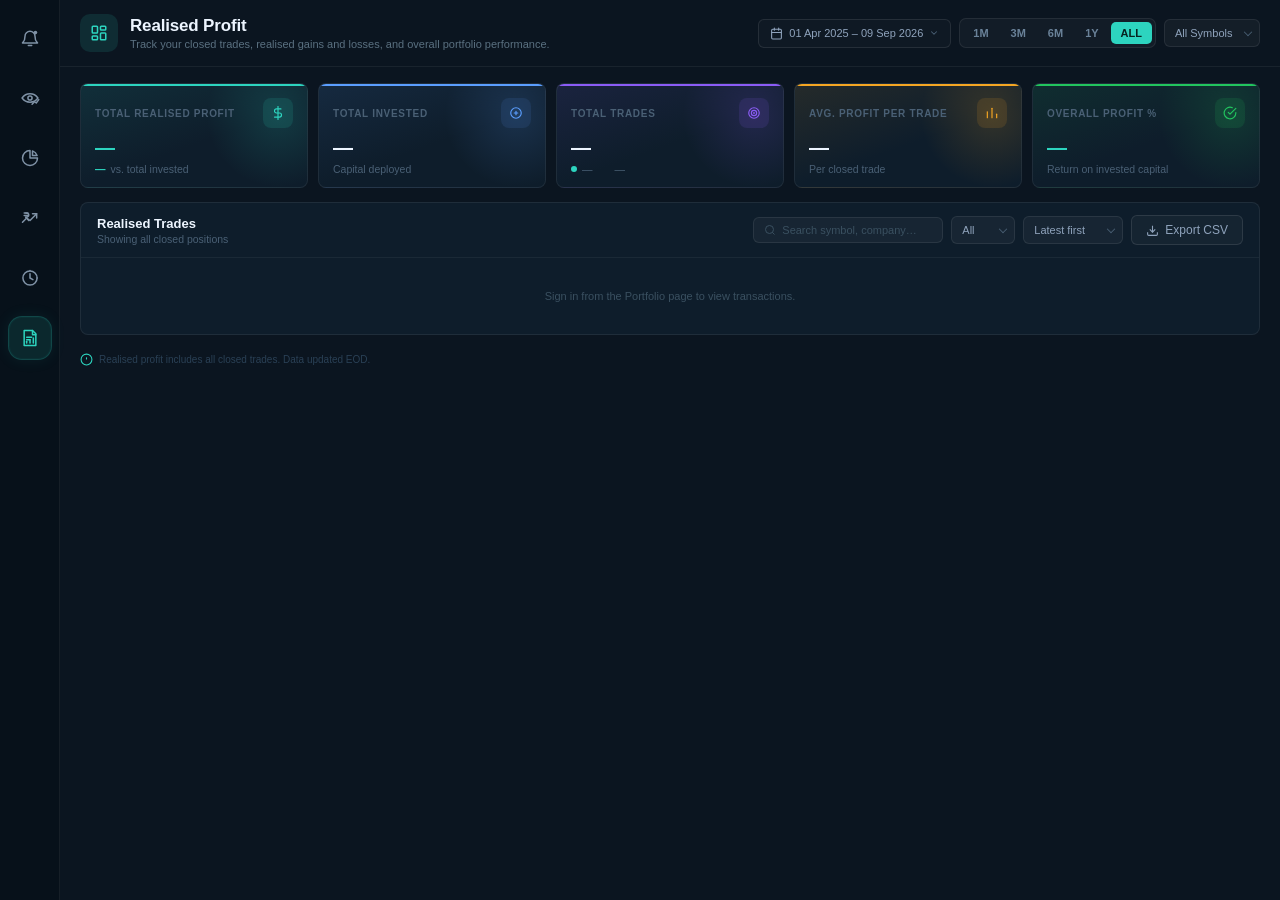
<file: dashboard/all-transactions.html>
<!DOCTYPE html>
<html lang="en">

<head>
  <meta charset="UTF-8">
  <meta name="viewport" content="width=device-width, initial-scale=1">
  <title>Realised Profit — Portfolio</title>
     <link rel="stylesheet" href="css/universal-search.css">
  <style>
    *,*::before,*::after{box-sizing:border-box;margin:0;padding:0}
    html,body{height:100%;font-family:-apple-system,'Segoe UI',Roboto,Arial,sans-serif;font-size:13px;background:#0b1520;color:#dce8f4}
    a{text-decoration:none;color:inherit}
    button{font-family:inherit;cursor:pointer;border:none;background:none}

    /* Shell */
    .shell{display:flex;height:100vh;overflow:hidden}

    /* Sidebar */
    .sb{width:60px;flex-shrink:0;background:#07111a;border-right:1px solid rgba(255,255,255,.06);display:flex;flex-direction:column;position:relative;z-index:1000}
    .sb-nav{display:flex;flex-direction:column;padding:12px 0;gap:8px;height:100%}
    .sb-link{width:44px;height:44px;margin:4px auto;display:flex;align-items:center;justify-content:center;padding:0;gap:0;border-radius:14px;position:relative;color:#7f92a6;transition:background .18s,color .18s,transform .18s,box-shadow .18s,border-color .18s}
    .sb-link:hover{background:#122233;color:#fff;transform:translateY(-1px)}
    .sb-link.active{background:rgba(45,212,191,.12);border:1px solid rgba(45,212,191,.18);box-shadow:inset 0 0 0 1px rgba(45,212,191,.04),0 0 16px rgba(45,212,191,.08);color:#2DD4BF}
    .sb-link svg{width:20px;height:20px;margin:0;display:block}
    .sb-link::after{content:attr(data-title);position:absolute;left:58px;top:50%;transform:translateY(-50%) translateX(-8px);background:#111c28;color:#fff;font-size:13px;font-weight:500;white-space:nowrap;padding:8px 12px;border-radius:8px;border:1px solid rgba(255,255,255,.08);box-shadow:0 8px 24px rgba(0,0,0,.35);opacity:0;pointer-events:none;transition:opacity .18s,transform .18s;z-index:999}
    .sb-link:hover::after{opacity:1;transform:translateY(-50%) translateX(0)}
    .sb-link::before{content:"";position:absolute;left:52px;top:50%;width:8px;height:8px;background:#111c28;border-left:1px solid rgba(255,255,255,.08);border-top:1px solid rgba(255,255,255,.08);transform:translateY(-50%) rotate(-45deg);opacity:0;transition:.18s;z-index:998}
    .sb-link:hover::before{opacity:1}
    .sb-link.active::before{content:"";position:absolute;left:-8px;top:50%;transform:translateY(-50%);width:3px;height:22px;border-radius:3px;background:#2DD4BF}

    /* Main */
    .main{flex:1;display:flex;flex-direction:column;overflow:hidden;min-width:0}

    /* Topbar */
    .topbar{display:flex;align-items:center;justify-content:space-between;padding:14px 20px;border-bottom:1px solid rgba(255,255,255,.06);flex-shrink:0;gap:16px;background:#0b1520;flex-wrap:wrap}
    .topbar-left{display:flex;align-items:center;gap:12px;min-width:0}
    .topbar-icon{width:38px;height:38px;border-radius:10px;background:rgba(45,212,191,.12);color:#2DD4BF;display:flex;align-items:center;justify-content:center;flex-shrink:0}
    .topbar-icon svg{width:18px;height:18px}
    .topbar-title h1{font-size:17px;font-weight:700;color:#edf5ff;letter-spacing:-.01em}
    .topbar-title p{font-size:11px;color:#5a7080;margin-top:2px;white-space:nowrap;overflow:hidden;text-overflow:ellipsis}
    .topbar-right{display:flex;align-items:center;gap:8px;flex-wrap:wrap}

    .btn-ghost{display:flex;align-items:center;gap:6px;padding:7px 11px;border-radius:6px;border:1px solid rgba(255,255,255,.09);color:#8fa3bc;font-size:11px;background:rgba(255,255,255,.02);white-space:nowrap}
    .btn-ghost:hover{color:#dce8f4;border-color:rgba(255,255,255,.18)}
    .btn-ghost svg{width:13px;height:13px;flex-shrink:0}
    .btn-ghost .chev{width:10px;height:10px;color:#4a6075}

    .pill-group{display:flex;align-items:center;background:rgba(255,255,255,.03);border:1px solid rgba(255,255,255,.08);border-radius:7px;padding:3px;gap:2px}
    .pill{padding:5px 10px;border-radius:5px;font-size:11px;font-weight:600;color:#6a8299}
    .pill:hover{color:#dce8f4}
    .pill.active{background:#2DD4BF;color:#06231f}

    .btn-export{display:flex;align-items:center;gap:6px;padding:7px 14px;border-radius:6px;border:1px solid rgba(255,255,255,.1);color:#8fa3bc;font-size:12px;font-weight:500;background:rgba(255,255,255,.03);white-space:nowrap}
    .btn-export:hover{border-color:rgba(255,255,255,.2);color:#dce8f4}
    .btn-export svg{width:13px;height:13px}

    /* Content */
    .content{flex:1;overflow-y:auto;padding:16px 20px 24px;display:flex;flex-direction:column;gap:14px}
    .content::-webkit-scrollbar{width:5px}
    .content::-webkit-scrollbar-thumb{background:rgba(255,255,255,.08);border-radius:4px}

    /* KPI totals */
    .kpi-grid{display:grid;grid-template-columns:repeat(5,1fr);gap:10px}
    @media(max-width:1200px){.kpi-grid{grid-template-columns:repeat(3,1fr)}}
    @media(max-width:760px){.kpi-grid{grid-template-columns:repeat(2,1fr)}}
    @media(max-width:480px){.kpi-grid{grid-template-columns:1fr}}
    .kpi-card{background:linear-gradient(160deg,color-mix(in srgb,var(--accent,#2DD4BF) 10%,#0e1d2b) 0%,#0e1d2b 55%,#0e1d2b 100%);border:1px solid rgba(255,255,255,.07);border-radius:8px;padding:14px 14px 12px;display:flex;flex-direction:column;position:relative;overflow:hidden}
    .kpi-card::before{content:'';position:absolute;top:-40%;right:-20%;width:65%;height:140%;background:radial-gradient(circle,color-mix(in srgb,var(--accent,#2DD4BF) 16%,transparent) 0%,transparent 70%);pointer-events:none}
    .kpi-card::after{content:'';position:absolute;top:0;left:0;right:0;height:2px;background:var(--accent,transparent);border-radius:8px 8px 0 0}
    .kpi-card>*{position:relative;z-index:1}
    .kpi-icon-row{display:flex;align-items:center;justify-content:space-between;margin-bottom:8px}
    .kpi-icon{width:30px;height:30px;border-radius:8px;display:flex;align-items:center;justify-content:center;flex-shrink:0}
    .kpi-icon svg{width:14px;height:14px}
    .kpi-lbl{font-size:10px;color:#4a6075;text-transform:uppercase;letter-spacing:.07em;font-weight:600;line-height:1.3}
    .kpi-val{font-size:20px;font-weight:700;color:#edf5ff;letter-spacing:-.02em;font-variant-numeric:tabular-nums;line-height:1.1;margin-bottom:5px}
    .kpi-val.pos{color:#2DD4BF}
    .kpi-val.neg{color:#FF5C6C}
    .kpi-sub{font-size:10.5px;color:#4a6075;display:flex;align-items:center;gap:5px}
    .kpi-sub .up{color:#2DD4BF;font-weight:700}
    .kpi-sub .down{color:#FF5C6C;font-weight:700}
    .kpi-sub .dot{width:6px;height:6px;border-radius:50%;display:inline-block}

    /* Trades table (Panel) */
    .trades-panel{background:#0e1d2b;border:1px solid rgba(255,255,255,.07);border-radius:8px;overflow:hidden;display:flex;flex-direction:column}
    .trades-toolbar{display:flex;align-items:center;justify-content:space-between;gap:10px;padding:12px 16px;border-bottom:1px solid rgba(255,255,255,.05);flex-wrap:wrap;flex-shrink:0}
    .trades-toolbar-left{display:flex;flex-direction:column;gap:2px}
    .trades-title{font-size:13px;font-weight:700;color:#edf5ff}
    .trades-sub{font-size:10.5px;color:#4a6075}
    .trades-toolbar-right{display:flex;align-items:center;gap:8px;flex-wrap:wrap}
    .search-wrap{display:flex;align-items:center;gap:6px;background:rgba(255,255,255,.04);border:1px solid rgba(255,255,255,.08);border-radius:6px;padding:6px 10px}
    .search-wrap input{background:none;border:none;outline:none;color:#dce8f4;font-size:11px;font-family:inherit;width:150px}
    .search-wrap input::placeholder{color:#3a5060}
    .search-wrap svg{width:12px;height:12px;color:#3a5060;flex-shrink:0}
    .select-wrap{position:relative;display:inline-flex}
    .select-wrap select{appearance:none;background:rgba(255,255,255,.04);border:1px solid rgba(255,255,255,.08);border-radius:6px;color:#8fa3bc;font-size:11px;font-family:inherit;padding:7px 26px 7px 10px;cursor:pointer}
    .select-wrap select:hover{border-color:rgba(255,255,255,.18);color:#dce8f4}
    .select-wrap::after{content:'';position:absolute;right:9px;top:50%;width:6px;height:6px;border-right:1.5px solid #4a6075;border-bottom:1.5px solid #4a6075;transform:translateY(-65%) rotate(45deg);pointer-events:none}

    .trades-scroll{overflow-x:auto;flex:1;overflow-y:auto}
    .trades-table{width:100%;border-collapse:collapse;min-width:980px}
    .trades-table th{padding:8px 12px;font-size:10px;color:#3a5060;font-weight:700;text-transform:uppercase;letter-spacing:.06em;text-align:left;border-bottom:1px solid rgba(255,255,255,.05);background:#0c1822;white-space:nowrap;position:sticky;top:0;z-index:2;user-select:none}
    .trades-table th.num,.trades-table td.num{text-align:right}
    .trades-table th.sortable{cursor:pointer}
    .trades-table th.sortable:hover{color:#8fa3bc}
    .th-inner{display:inline-flex;align-items:center;gap:4px}
    .th-inner.num-align{justify-content:flex-end;width:100%}
    .sort-ico{width:11px;height:11px;color:#2a4055;flex-shrink:0;transition:color .15s}
    th.sortable.sort-asc .sort-ico,th.sortable.sort-desc .sort-ico{color:#2DD4BF}
    .trades-table td{padding:9px 12px;font-size:11px;color:#cfe2f5;border-bottom:1px solid rgba(255,255,255,.04);font-variant-numeric:tabular-nums}
    .trades-table tbody tr:nth-child(even) td{background:rgba(255,255,255,.015)}
    .trades-table tbody tr:hover td{background:rgba(45,212,191,.05)}
    .trades-table tbody tr:last-child td{border-bottom:none}
    .sym-badge{display:flex;align-items:center;gap:8px}
    .sym-avatar{width:22px;height:22px;border-radius:50%;display:flex;align-items:center;justify-content:center;font-size:9px;font-weight:700;color:#0B0F11;flex-shrink:0;overflow:hidden}
    .sym-avatar img.symbol-logo{width:100%;height:100%;object-fit:contain;display:block;background:#fff;border-radius:50%;padding:2px}
    .badge{display:inline-block;font-size:10px;font-weight:600;padding:2px 8px;border-radius:16px}
    .badge.pos{background:rgba(45,212,191,.1);color:#2DD4BF}
    .badge.neg{background:rgba(255,92,108,.1);color:#FF5C6C}
    .badge.status{background:rgba(45,212,191,.1);color:#2DD4BF;font-weight:700}
    .empty-state{padding:32px 16px;text-align:center;color:#3a5060;font-size:11px}
    .empty-state h3{font-size:13px;color:#5a7080;margin-bottom:6px;font-weight:600}

    .trades-footer{display:flex;align-items:center;justify-content:space-between;gap:10px;padding:10px 16px;border-top:1px solid rgba(255,255,255,.05);flex-wrap:wrap;flex-shrink:0}
    .footer-count{font-size:10.5px;color:#4a6075}
    .pager{display:flex;align-items:center;gap:4px}
    .pager button{width:26px;height:26px;border-radius:6px;display:flex;align-items:center;justify-content:center;color:#6a8299;border:1px solid transparent}
    .pager button:hover:not(:disabled){background:rgba(255,255,255,.05);color:#dce8f4}
    .pager button:disabled{opacity:.35;cursor:default}
    .pager button.page-num.active{background:#2DD4BF;color:#06231f;font-weight:700}
    .pager button svg{width:13px;height:13px}

    .footer-note{font-size:10px;color:#2a4055;padding:4px 0;display:flex;align-items:center;gap:6px;flex-shrink:0}
    .footer-note svg{width:13px;height:13px;color:#2DD4BF;flex-shrink:0}

    /* Grouped rows + count badge */
    .trades-table tbody tr.group-row{cursor:pointer}
    .cnt-badge{display:inline-flex;align-items:center;justify-content:center;min-width:20px;height:16px;padding:0 6px;border-radius:10px;font-size:9.5px;font-weight:700;background:rgba(91,158,255,.14);color:#5B9EFF;border:1px solid rgba(91,158,255,.22);font-variant-numeric:tabular-nums}
    .sub-note{display:block;font-size:9.5px;color:#4a6075;margin-top:1px}
    .row-chev{width:12px;height:12px;color:#2a4055;vertical-align:middle}
    .trades-table tbody tr.group-row:hover .row-chev{color:#2DD4BF}

    /* Detail popup */
    .modal-backdrop{position:fixed;inset:0;background:rgba(3,8,14,.72);backdrop-filter:blur(3px);display:none;align-items:center;justify-content:center;padding:20px;z-index:2000}
    .modal-backdrop.open{display:flex}
    .modal{background:#0e1d2b;border:1px solid rgba(255,255,255,.1);border-radius:12px;width:min(1080px,100%);max-height:88vh;display:flex;flex-direction:column;box-shadow:0 24px 60px rgba(0,0,0,.55);overflow:hidden}
    .modal-head{display:flex;align-items:center;justify-content:space-between;gap:12px;padding:14px 18px;border-bottom:1px solid rgba(255,255,255,.07)}
    .modal-head-left{display:flex;align-items:center;gap:12px;min-width:0}
    .modal-head .sym-avatar{width:34px;height:34px;font-size:13px}
    .modal-title{font-size:15px;font-weight:700;color:#edf5ff;display:flex;align-items:center;gap:8px}
    .modal-sub{font-size:10.5px;color:#4a6075;margin-top:2px}
    .modal-close{width:30px;height:30px;border-radius:8px;display:flex;align-items:center;justify-content:center;color:#6a8299;border:1px solid rgba(255,255,255,.08);flex-shrink:0}
    .modal-close:hover{color:#fff;border-color:rgba(255,255,255,.2);background:rgba(255,255,255,.04)}
    .modal-close svg{width:14px;height:14px}
    .modal-stats{display:grid;grid-template-columns:repeat(4,1fr);gap:10px;padding:14px 18px;border-bottom:1px solid rgba(255,255,255,.05)}
    @media(max-width:640px){.modal-stats{grid-template-columns:repeat(2,1fr)}}
    .m-stat{background:rgba(255,255,255,.025);border:1px solid rgba(255,255,255,.06);border-radius:8px;padding:9px 11px}
    .m-stat .l{font-size:9.5px;color:#4a6075;text-transform:uppercase;letter-spacing:.07em;font-weight:600}
    .m-stat .v{font-size:14px;font-weight:700;color:#edf5ff;margin-top:3px;font-variant-numeric:tabular-nums}
    .m-stat .v.pos{color:#2DD4BF}.m-stat .v.neg{color:#FF5C6C}
    .modal-body{overflow:auto;flex:1}
    .modal-body .trades-table{min-width:900px}
    .modal-body .trades-table tbody tr{cursor:default}
    *::-webkit-scrollbar{width:4px;height:4px}
    *::-webkit-scrollbar-track{background:transparent}
    *::-webkit-scrollbar-thumb{background:rgba(255,255,255,.08);border-radius:4px}
  </style>
</head>

<body>
  <div class="shell">

   <aside class="sb" id="sidebar">
      <nav class="sb-nav">
        <a href="index.html" class="sb-link" data-title="Dashboard">
          <svg viewBox="0 0 24 24" fill="none" stroke="currentColor" stroke-width="1.8" stroke-linecap="round"
            stroke-linejoin="round">
    
            <path d="M18 10a6 6 0 0 0-12 0c0 7-3 7-3 8h18c0-1-3-1-3-8" />
            <path d="M10 21h4" />
            <circle cx="18.5" cy="5.5" r="2.2" fill="currentColor" stroke="none" />
          </svg>
        </a>
        <a href="watchlist.html" class="sb-link" data-title="Market Watchlist">
          <svg viewBox="0 0 24 24" fill="none" stroke="currentColor" stroke-width="1.8" stroke-linecap="round"
            stroke-linejoin="round">
    
            <!-- Eye -->
            <path d="M2.5 12s3.5-5 9.5-5 9.5 5 9.5 5-3.5 5-9.5 5-9.5-5-9.5-5Z" />
            <circle cx="12" cy="12" r="2.5" />
    
            <!-- Trend -->
            <path d="M14.5 19.5l3-3 2 1.5 3-4" />
          </svg>
        </a>
        <a href="admin.html" class="sb-link" data-title="Holdings">
          <svg viewBox="0 0 24 24" fill="none" stroke="currentColor" stroke-width="1.8" stroke-linecap="round"
            stroke-linejoin="round">
    
            <path d="M12 3a9 9 0 1 0 9 9h-9V3Z" />
            <path d="M15 3.5A9 9 0 0 1 20.5 9H15V3.5Z" />
          </svg>
        </a>
    
        <a href="realized-profit.html" class="sb-link" data-title="Realised P&L">
          <svg viewBox="0 0 24 24" fill="none" stroke="currentColor" stroke-width="1.8" stroke-linecap="round"
            stroke-linejoin="round">
    
            <!-- Trend -->
            <polyline points="3,17 8,12 12,15 20,7" />
    
            <!-- Arrow -->
            <polyline points="15,7 20,7 20,12" />
    
            <!-- Rupee -->
            <path d="M5 6h4.5" />
            <path d="M5 9h4.5" />
            <path d="M7 6c2.5 0 3.5 1.2 3.5 2.5S9.5 11 7 11" />
            <path d="M7 11l3.5 4" />
          </svg>
        </a>
        <a href="gtt-orders.html" class="sb-link" data-title="GTT Orders">
          <svg viewBox="0 0 24 24" fill="none" stroke="currentColor" stroke-width="1.8" stroke-linecap="round"
            stroke-linejoin="round">
    
            <!-- Clock -->
            <circle cx="12" cy="12" r="8.5" />
    
            <!-- Hands -->
            <path d="M12 7v5l3.5 2" />
    
            <!-- Trigger dots -->
            <circle cx="12" cy="3" r="0.8" fill="currentColor" stroke="none" />
            <circle cx="20.5" cy="12" r="0.8" fill="currentColor" stroke="none" />
          </svg>
        </a>
        <a href="all-transactions.html" class="sb-link active" data-title="All Trades">
          <svg viewBox="0 0 24 24" fill="none" stroke="currentColor" stroke-width="1.8" stroke-linecap="round"
            stroke-linejoin="round">
    
            <!-- Document -->
            <path d="M5 3h10l4 4v14H5V3Z" />
            <path d="M15 3v5h4" />
    
            <!-- Document lines -->
            <path d="M8 11h6" />
            <path d="M8 14h4" />
    
            <!-- Mini chart -->
            <path d="M8 18v-2" />
            <path d="M12 18v-4" />
            <path d="M16 18v-6" />
          </svg>
        </a>
      </nav>
    </aside>
    <!-- MAIN -->
    <div class="main">

      <!-- Topbar -->
      <header class="topbar">
        <div class="topbar-left">
          <div class="topbar-icon">
            <svg viewBox="0 0 24 24" fill="none" stroke="currentColor" stroke-width="2" stroke-linecap="round" stroke-linejoin="round">
              <rect x="3" y="3" width="7" height="9" rx="1"/><rect x="14" y="3" width="7" height="5" rx="1"/><rect x="14" y="12" width="7" height="9" rx="1"/><rect x="3" y="16" width="7" height="5" rx="1"/>
            </svg>
          </div>
          <div class="topbar-title">
            <h1>Realised Profit</h1>
            <p>Track your closed trades, realised gains and losses, and overall portfolio performance.</p>
          </div>
        </div>
        <div class="topbar-right">
          <button class="btn-ghost" id="dateRangeBtn">
            <svg viewBox="0 0 24 24" fill="none" stroke="currentColor" stroke-width="2" stroke-linecap="round" stroke-linejoin="round">
              <rect x="3" y="4" width="18" height="18" rx="2"/><line x1="16" y1="2" x2="16" y2="6"/><line x1="8" y1="2" x2="8" y2="6"/><line x1="3" y1="10" x2="21" y2="10"/>
            </svg>
            <span id="dateRangeLabel">01 Apr 2025 – 09 Sep 2026</span>
            <svg class="chev" viewBox="0 0 24 24" fill="none" stroke="currentColor" stroke-width="2.5" stroke-linecap="round" stroke-linejoin="round"><polyline points="6 9 12 15 18 9"/></svg>
          </button>
          <div class="pill-group" id="timeframeGroup">
            <button class="pill" data-range="1M">1M</button>
            <button class="pill" data-range="3M">3M</button>
            <button class="pill" data-range="6M">6M</button>
            <button class="pill" data-range="1Y">1Y</button>
            <button class="pill active" data-range="ALL">ALL</button>
          </div>
          <div class="select-wrap">
            <select id="symbolFilter">
              <option value="">All Symbols</option>
            </select>
          </div>
        </div>
      </header>

      <!-- Content -->
      <div class="content" id="content">

        <!-- Totals -->
        <div class="kpi-grid" id="kpiGrid">
          <div class="kpi-card" style="--accent:#2DD4BF">
            <div class="kpi-icon-row">
              <div class="kpi-lbl">Total Realised Profit</div>
              <div class="kpi-icon" style="background:rgba(45,212,191,.12);color:#2DD4BF">
                <svg viewBox="0 0 24 24" fill="none" stroke="currentColor" stroke-width="2" stroke-linecap="round" stroke-linejoin="round">
                  <path d="M12 1v22"/><path d="M17 5H9.5a3.5 3.5 0 0 0 0 7h5a3.5 3.5 0 0 1 0 7H6"/>
                </svg>
              </div>
            </div>
            <div class="kpi-val pos" id="overallProfit">—</div>
            <div class="kpi-sub"><span id="overallProfitPct" class="up">—</span><span>vs. total invested</span></div>
          </div>

          <div class="kpi-card" style="--accent:#5B9EFF">
            <div class="kpi-icon-row">
              <div class="kpi-lbl">Total Invested</div>
              <div class="kpi-icon" style="background:rgba(91,158,255,.1);color:#5B9EFF">
                <svg viewBox="0 0 24 24" fill="none" stroke="currentColor" stroke-width="2" stroke-linecap="round" stroke-linejoin="round">
                  <circle cx="12" cy="12" r="9"/><path d="M9 12h6M12 9v6"/>
                </svg>
              </div>
            </div>
            <div class="kpi-val" id="totalInvested">—</div>
            <div class="kpi-sub">Capital deployed</div>
          </div>

          <div class="kpi-card" style="--accent:#8B5CF6">
            <div class="kpi-icon-row">
              <div class="kpi-lbl">Total Trades</div>
              <div class="kpi-icon" style="background:rgba(139,92,246,.12);color:#8B5CF6">
                <svg viewBox="0 0 24 24" fill="none" stroke="currentColor" stroke-width="2" stroke-linecap="round" stroke-linejoin="round">
                  <circle cx="12" cy="12" r="9"/><circle cx="12" cy="12" r="4.5"/><circle cx="12" cy="12" r="0.6" fill="currentColor"/>
                </svg>
              </div>
            </div>
            <div class="kpi-val" id="totalTrades">—</div>
            <div class="kpi-sub"><span class="dot" style="background:#2DD4BF"></span><span id="winCount">—</span><span style="margin-left:6px" class="dot" style="background:#FF5C6C"></span><span id="lossCount">—</span></div>
          </div>

          <div class="kpi-card" style="--accent:#F5A623">
            <div class="kpi-icon-row">
              <div class="kpi-lbl">Avg. Profit per Trade</div>
              <div class="kpi-icon" style="background:rgba(245,166,35,.12);color:#F5A623">
                <svg viewBox="0 0 24 24" fill="none" stroke="currentColor" stroke-width="2" stroke-linecap="round" stroke-linejoin="round">
                  <line x1="4" y1="20" x2="4" y2="10"/><line x1="12" y1="20" x2="12" y2="4"/><line x1="20" y1="20" x2="20" y2="14"/>
                </svg>
              </div>
            </div>
            <div class="kpi-val" id="avgProfit">—</div>
            <div class="kpi-sub">Per closed trade</div>
          </div>

          <div class="kpi-card" style="--accent:#22C55E">
            <div class="kpi-icon-row">
              <div class="kpi-lbl">Overall Profit %</div>
              <div class="kpi-icon" style="background:rgba(34,197,94,.12);color:#22C55E">
                <svg viewBox="0 0 24 24" fill="none" stroke="currentColor" stroke-width="2" stroke-linecap="round" stroke-linejoin="round">
                  <path d="M22 11.08V12a10 10 0 1 1-5.93-9.14"/><polyline points="22 4 12 14.01 9 11.01"/>
                </svg>
              </div>
            </div>
            <div class="kpi-val pos" id="overallReturn">—</div>
            <div class="kpi-sub">Return on invested capital</div>
          </div>
        </div>

        <!-- Trades panel -->
        <div class="trades-panel">
          <div class="trades-toolbar">
            <div class="trades-toolbar-left">
              <span class="trades-title">Realised Trades</span>
              <span class="trades-sub" id="tradesSub">Showing all closed positions</span>
            </div>
            <div class="trades-toolbar-right">
              <div class="search-wrap">
                <svg viewBox="0 0 24 24" fill="none" stroke="currentColor" stroke-width="2">
                  <circle cx="11" cy="11" r="8"/><line x1="21" y1="21" x2="16.65" y2="16.65"/>
                </svg>
                <input type="text" id="searchInput" placeholder="Search symbol, company…">
              </div>
              <div class="select-wrap">
                <select id="resultFilter">
                  <option value="">All</option>
                  <option value="win">Profit</option>
                  <option value="loss">Loss</option>
                </select>
              </div>
              <div class="select-wrap">
                <select id="sortSelect">
                  <option value="sellDate-desc">Latest first</option>
                  <option value="sellDate-asc">Oldest first</option>
                  <option value="pnl-desc">Highest P&amp;L</option>
                  <option value="pnl-asc">Lowest P&amp;L</option>
                </select>
              </div>
              <button class="btn-export" id="exportBtn">
                <svg viewBox="0 0 24 24" fill="none" stroke="currentColor" stroke-width="2">
                  <path d="M21 15v4a2 2 0 0 1-2 2H5a2 2 0 0 1-2-2v-4"/>
                  <polyline points="7 10 12 15 17 10"/>
                  <line x1="12" y1="15" x2="12" y2="3"/>
                </svg>
                Export CSV
              </button>
            </div>
          </div>
          <div class="trades-scroll" id="tradesScroll">
            <div class="empty-state">Loading transactions…</div>
          </div>
          <div class="trades-footer" id="tradesFooter" style="display:none">
            <span class="footer-count" id="footerCount"></span>
            <div class="pager" id="pager"></div>
          </div>
        </div>

        <div class="footer-note">
          <svg viewBox="0 0 24 24" fill="none" stroke="currentColor" stroke-width="2">
            <circle cx="12" cy="12" r="10"/>
            <line x1="12" y1="8" x2="12" y2="12"/>
            <line x1="12" y1="16" x2="12.01" y2="16"/>
          </svg>
          <span id="footerText">Realised profit includes all closed trades. Data updated EOD.</span>
        </div>

      </div><!-- /content -->
    </div><!-- /main -->
  </div><!-- /shell -->

  <!-- Symbol detail popup -->
  <div class="modal-backdrop" id="detailModal" role="dialog" aria-modal="true" aria-labelledby="modalHeadLeft">
    <div class="modal">
      <div class="modal-head">
        <div class="modal-head-left" id="modalHeadLeft"></div>
        <button class="modal-close" id="modalClose" aria-label="Close">
          <svg viewBox="0 0 24 24" fill="none" stroke="currentColor" stroke-width="2.4" stroke-linecap="round"><line x1="18" y1="6" x2="6" y2="18"/><line x1="6" y1="6" x2="18" y2="18"/></svg>
        </button>
      </div>
      <div class="modal-stats" id="modalStats"></div>
      <div class="modal-body" id="modalBody"></div>
    </div>
  </div>
  <script>
    (() => {
      const API_BASE = "https://tiny-art-8473.dobbyop09.workers.dev";
      const token = sessionStorage.getItem("portfolioAdminToken");

      const tradesScroll   = document.getElementById("tradesScroll");
      const tradesFooter   = document.getElementById("tradesFooter");
      const footerCount    = document.getElementById("footerCount");
      const pagerEl        = document.getElementById("pager");
      const tradesSub      = document.getElementById("tradesSub");

      const overallProfit    = document.getElementById("overallProfit");
      const overallProfitPct = document.getElementById("overallProfitPct");
      const totalInvested    = document.getElementById("totalInvested");
      const totalTrades      = document.getElementById("totalTrades");
      const winCount         = document.getElementById("winCount");
      const lossCount        = document.getElementById("lossCount");
      const avgProfit        = document.getElementById("avgProfit");
      const overallReturn    = document.getElementById("overallReturn");

      const searchInput   = document.getElementById("searchInput");
      const resultFilter  = document.getElementById("resultFilter");
      const sortSelect    = document.getElementById("sortSelect");
      const symbolFilter  = document.getElementById("symbolFilter");
      const timeframeGroup= document.getElementById("timeframeGroup");
      const dateRangeLabel= document.getElementById("dateRangeLabel");
      const footerText    = document.getElementById("footerText");

      let rows = [];
      let searchQuery = "";
      let resultQuery = "";
      let symbolQuery = "";
      let timeframe = "ALL";
      let sortKey = "sellDate";
      let sortDir = "desc"; // 'asc' | 'desc'
      let currentPage = 1;
      const PAGE_SIZE = 15;
      let companyLogos = {};

      async function loadCompanyLogos() {
        try {
          const response = await fetch(`${API_BASE}/logo.json`, { headers: { Authorization: `Bearer ${token}` } });
          if (!response.ok) throw new Error("logo.json request failed");
          const data = await response.json();
          companyLogos = Object.fromEntries(Object.entries(data || {}).map(([symbol, url]) => [String(symbol).trim().toUpperCase(), String(url || "").trim()]));
        } catch (e) { companyLogos = {}; console.warn("Unable to load logo.json", e); }
      }

      function logoHtml(symbol, color) {
        const key = String(symbol || "").trim().toUpperCase();
        const url = companyLogos[key];
        const letter = escHtml(key.charAt(0) || "?");
        if (!url) return `<div class="sym-avatar" style="background:${color}">${letter}</div>`;
        return `<div class="sym-avatar" style="background:#fff"><img class="symbol-logo" src="${escHtml(url)}" alt="${escHtml(key)}" loading="lazy" onerror="this.remove();this.parentElement.textContent='${letter}';this.parentElement.style.background='${color}'"></div>`;
      }

      const SECTOR_COLORS = ["#5B9EFF","#FF5C6C","#F5A623","#8B5CF6","#2DD4BF","#22C55E","#EAB308","#EC4899","#14B8A6"];

      function avatarColor(symbol) {
        const s=(symbol||"?").toUpperCase(); let h=0;
        for(let i=0;i<s.length;i++) h=(h*31+s.charCodeAt(i))>>>0;
        return SECTOR_COLORS[h%SECTOR_COLORS.length];
      }

      const escHtml = value => String(value ?? "").replace(/&/g,"&amp;").replace(/</g,"&lt;").replace(/>/g,"&gt;");
      const fmtMoney = value => Number.isFinite(Number(value)) ? Number(value).toLocaleString("en-IN",{minimumFractionDigits:2,maximumFractionDigits:2}) : "—";
      const fmtDate = v => { if(!v) return "—"; const d=new Date(v); if(isNaN(d)) return v; return d.toLocaleDateString("en-GB",{day:"numeric",month:"short",year:"numeric"}); };
      const qty = trade => Number(trade.quantity) || 1;
      const holdingDays = t => { if (t.trades) return t.holdAvg; const b=new Date(t.buyDate),s=new Date(t.sellDate); if(isNaN(b)||isNaN(s)) return null; return Math.max(0,Math.round((s-b)/86400000)); };

      // Club multiple trades of the same symbol into one aggregate row.
      // The aggregate carries quantity / weighted-avg prices so tradeInfo() works unchanged.
      function groupTrades(list) {
        const map = new Map();
        list.forEach(t => {
          const key = String(t.symbol || "").trim().toUpperCase() || "—";
          if (!map.has(key)) map.set(key, []);
          map.get(key).push(t);
        });
        return Array.from(map.entries()).map(([key, trades]) => {
          let q = 0, cost = 0, sold = 0, holdW = 0, holdQ = 0;
          trades.forEach(t => {
            const n = qty(t);
            q += n; cost += Number(t.buyPrice) * n; sold += Number(t.sellPrice) * n;
            const d = holdingDays(t);
            if (d !== null) { holdW += d * n; holdQ += n; }
          });
          const times = f => trades.map(t => new Date(t[f]).getTime()).filter(x => !isNaN(x));
          const buyT = times("buyDate"), sellT = times("sellDate");
          return {
            symbol: trades[0].symbol || key,
            quantity: q,
            buyPrice: q ? cost / q : NaN,
            sellPrice: q ? sold / q : NaN,
            buyDate: buyT.length ? new Date(Math.min(...buyT)).toISOString() : "",
            sellDate: sellT.length ? new Date(Math.max(...sellT)).toISOString() : "",
            holdAvg: holdQ ? Math.round(holdW / holdQ) : null,
            trades,
            key
          };
        });
      }
      let groupMap = new Map();
      function tradeInfo(t) {
        const q=qty(t), buy=Number(t.buyPrice), sell=Number(t.sellPrice);
        const cost=buy*q, sold=sell*q, pnl=sold-cost;
        return { cost, sold, pnl, pct: cost ? (pnl/cost)*100 : NaN };
      }

      const MONTH_MS = 30 * 86400000;
      const RANGE_MONTHS = { "1M":1, "3M":3, "6M":6, "1Y":12 };

      function withinTimeframe(t) {
        if (timeframe === "ALL") return true;
        const months = RANGE_MONTHS[timeframe];
        if (!months) return true;
        const sell = new Date(t.sellDate);
        if (isNaN(sell)) return true;
        const now = new Date();
        const cutoff = new Date(now.getTime() - months * MONTH_MS);
        return sell >= cutoff;
      }

      function populateSymbolFilter() {
        const symbols = Array.from(new Set(rows.map(t => (t.symbol||"").toUpperCase()).filter(Boolean))).sort();
        const current = symbolFilter.value;
        symbolFilter.innerHTML = `<option value="">All Symbols</option>` + symbols.map(s=>`<option value="${escHtml(s)}">${escHtml(s)}</option>`).join("");
        symbolFilter.value = symbols.includes(current) ? current : "";
      }

      function getFiltered() {
        const q = searchQuery.toLowerCase();
        return rows.filter(t => {
          if (q && !(t.symbol||"").toLowerCase().includes(q)) return false;
          if (symbolQuery && (t.symbol||"").toUpperCase() !== symbolQuery) return false;
          if (!withinTimeframe(t)) return false;
          if (resultQuery) {
            const pnl = tradeInfo(t).pnl;
            if (resultQuery === "win" && pnl < 0) return false;
            if (resultQuery === "loss" && pnl >= 0) return false;
          }
          return true;
        });
      }

      function sortRows(list) {
        const dir = sortDir === "asc" ? 1 : -1;
        return [...list].sort((a,b) => {
          let av, bv;
          switch (sortKey) {
            case "symbol": av=(a.symbol||"").toUpperCase(); bv=(b.symbol||"").toUpperCase(); return av.localeCompare(bv) * dir;
            case "qty": av=qty(a); bv=qty(b); break;
            case "buyPrice": av=Number(a.buyPrice); bv=Number(b.buyPrice); break;
            case "sellPrice": av=Number(a.sellPrice); bv=Number(b.sellPrice); break;
            case "buyDate": av=new Date(a.buyDate).getTime()||0; bv=new Date(b.buyDate).getTime()||0; break;
            case "sellDate": av=new Date(a.sellDate).getTime()||0; bv=new Date(b.sellDate).getTime()||0; break;
            case "holding": av=holdingDays(a)??0; bv=holdingDays(b)??0; break;
            case "invested": av=tradeInfo(a).cost; bv=tradeInfo(b).cost; break;
            case "sold": av=tradeInfo(a).sold; bv=tradeInfo(b).sold; break;
            case "pnl": av=tradeInfo(a).pnl; bv=tradeInfo(b).pnl; break;
            case "pnlPct": av=tradeInfo(a).pct; bv=tradeInfo(b).pct; break;
            case "status": av=tradeInfo(a).pnl>=0?1:0; bv=tradeInfo(b).pnl>=0?1:0; break;
            default: av=0; bv=0;
          }
          if (av < bv) return -1 * dir;
          if (av > bv) return 1 * dir;
          return 0;
        });
      }

      function renderTotals(filteredAll) {
        const source = filteredAll.length ? filteredAll : rows;
        const invested = source.reduce((s,t)=>s+tradeInfo(t).cost,0);
        const sold = source.reduce((s,t)=>s+tradeInfo(t).sold,0);
        const total = sold - invested;
        const returnPct = invested ? (total/invested)*100 : 0;
        const wins = source.filter(t=>tradeInfo(t).pnl>=0).length;
        const losses = source.length - wins;
        const avg = source.length ? total/source.length : 0;

        overallProfit.textContent = `₹${fmtMoney(Math.abs(total))}`;
        overallProfit.className = 'kpi-val ' + (total>=0?'pos':'neg');
        overallProfitPct.textContent = `${returnPct>=0?'+':''}${returnPct.toFixed(1)}%`;
        overallProfitPct.className = returnPct>=0 ? 'up' : 'down';

        totalInvested.textContent = `₹${fmtMoney(invested)}`;
        totalTrades.textContent = source.length;
        winCount.textContent = `${wins} Win`;
        lossCount.textContent = `${losses} Loss`;

        avgProfit.textContent = `₹${fmtMoney(Math.abs(avg))}`;
        avgProfit.className = 'kpi-val ' + (avg>=0?'pos':'neg');

        overallReturn.textContent = `${returnPct>=0?'+':''}${returnPct.toFixed(2)}%`;
        overallReturn.className = 'kpi-val ' + (returnPct>=0?'pos':'neg');
      }

      function sortIndicatorClass(key) {
        if (sortKey !== key) return '';
        return sortDir === 'asc' ? 'sort-asc' : 'sort-desc';
      }

      const SORT_ICON = `<svg class="sort-ico" viewBox="0 0 24 24" fill="none" stroke="currentColor" stroke-width="2.4" stroke-linecap="round" stroke-linejoin="round"><path d="M7 15l5 5 5-5"/><path d="M7 9l5-5 5 5"/></svg>`;

      const COLUMNS = [
        { key:"symbol",   label:"Symbol",          num:false },
        { key:"qty",      label:"Qty",             num:true  },
        { key:"buyPrice", label:"Buy Price",       num:true  },
        { key:"sellPrice",label:"Sell Price",      num:true  },
        { key:"buyDate",  label:"Buy Date",        num:false },
        { key:"sellDate", label:"Sell Date",       num:false },
        { key:"holding",  label:"Holding Period",  num:true  },
        { key:"invested", label:"Invested Value",  num:true  },
        { key:"sold",     label:"Sold Value",      num:true  },
        { key:"pnl",      label:"P&amp;L (₹)",     num:true  },
        { key:"pnlPct",   label:"P&amp;L (%)",     num:true  },
        { key:"status",   label:"Status",          num:false },
      ];

      function renderHeader() {
        return `<tr>
          <th>#</th>
          ${COLUMNS.map(c => `<th class="sortable ${c.num?'num':''} ${sortIndicatorClass(c.key)}" data-key="${c.key}">
            <span class="th-inner ${c.num?'num-align':''}">${c.label}${SORT_ICON}</span>
          </th>`).join("")}
        </tr>`;
      }

      function renderPager(totalRows) {
        const totalPages = Math.max(1, Math.ceil(totalRows / PAGE_SIZE));
        if (currentPage > totalPages) currentPage = totalPages;
        const start = totalRows === 0 ? 0 : (currentPage-1)*PAGE_SIZE + 1;
        const end = Math.min(totalRows, currentPage*PAGE_SIZE);
        footerCount.textContent = totalRows ? `Showing ${start} – ${end} of ${totalRows} symbols` : "";

        let pageBtns = "";
        for (let p=1; p<=totalPages; p++) {
          pageBtns += `<button class="page-num ${p===currentPage?'active':''}" data-page="${p}">${p}</button>`;
        }
        pagerEl.innerHTML = `
          <button id="pagerPrev" ${currentPage<=1?'disabled':''} aria-label="Previous page">
            <svg viewBox="0 0 24 24" fill="none" stroke="currentColor" stroke-width="2.4" stroke-linecap="round" stroke-linejoin="round"><polyline points="15 18 9 12 15 6"/></svg>
          </button>
          ${pageBtns}
          <button id="pagerNext" ${currentPage>=totalPages?'disabled':''} aria-label="Next page">
            <svg viewBox="0 0 24 24" fill="none" stroke="currentColor" stroke-width="2.4" stroke-linecap="round" stroke-linejoin="round"><polyline points="9 18 15 12 9 6"/></svg>
          </button>`;
        tradesFooter.style.display = totalRows ? "flex" : "none";

        document.getElementById("pagerPrev")?.addEventListener("click", () => { currentPage--; renderTable(); });
        document.getElementById("pagerNext")?.addEventListener("click", () => { currentPage++; renderTable(); });
        pagerEl.querySelectorAll(".page-num").forEach(btn => {
          btn.addEventListener("click", () => { currentPage = Number(btn.dataset.page); renderTable(); });
        });
      }

      function renderTable() {
        if (!rows.length) {
          tradesScroll.innerHTML = `<div class="empty-state"><h3>No closed positions yet</h3>Close a holding from the Portfolio page to populate this table.</div>`;
          tradesFooter.style.display = "none";
          renderTotals([]);
          return;
        }

        const filtered = getFiltered();
        renderTotals(filtered);
        const groups = groupTrades(filtered);
        groupMap = new Map(groups.map(g => [g.key, g]));
        const symLbl = `${groups.length} symbol${groups.length===1?"":"s"}`;
        tradesSub.textContent = filtered.length === rows.length ? `${rows.length} closed trades across ${symLbl}` : `${filtered.length} of ${rows.length} closed trades across ${symLbl}`;

        const sorted = sortRows(groups);

        if (!sorted.length) {
          tradesScroll.innerHTML = `<table class="trades-table"><thead>${renderHeader()}</thead></table><div class="empty-state"><h3>No matches</h3>Try a different filter or search term.</div>`;
          tradesFooter.style.display = "none";
          attachHeaderSort();
          return;
        }

        const totalPages = Math.max(1, Math.ceil(sorted.length / PAGE_SIZE));
        if (currentPage > totalPages) currentPage = totalPages;
        const pageRows = sorted.slice((currentPage-1)*PAGE_SIZE, currentPage*PAGE_SIZE);

        tradesScroll.innerHTML = `
          <table class="trades-table">
            <thead>${renderHeader()}</thead>
            <tbody>
              ${pageRows.map((t,i)=>{
                const info = tradeInfo(t);
                const cls = info.pnl>=0 ? 'pos' : 'neg';
                const sign = info.pnl>=0 ? '+' : '-';
                const days = holdingDays(t);
                const color = avatarColor(t.symbol);
                const rowNum = (currentPage-1)*PAGE_SIZE + i + 1;
                const n = t.trades.length;
                const multi = n > 1;
                const sameBuy = new Set(t.trades.map(x => x.buyDate)).size <= 1;
                const sameSell = new Set(t.trades.map(x => x.sellDate)).size <= 1;
                return `<tr class="group-row" data-key="${escHtml(t.key)}" title="Click to view ${n} transaction${multi?'s':''}">
                  <td class="num" style="color:#4a6075">${rowNum}</td>
                  <td><div class="sym-badge">
                    ${logoHtml(t.symbol, color)}
                    <strong style="font-size:11px">${escHtml(t.symbol||"—")}</strong>
                    ${multi ? `<span class="cnt-badge" title="${n} transactions">×${n}</span>` : ""}
                  </div></td>
                  <td class="num">${qty(t)}</td>
                  <td class="num">₹${fmtMoney(t.buyPrice)}${multi?'<span class="sub-note">avg</span>':''}</td>
                  <td class="num">₹${fmtMoney(t.sellPrice)}${multi?'<span class="sub-note">avg</span>':''}</td>
                  <td>${fmtDate(t.buyDate)}${multi&&!sameBuy?'<span class="sub-note">earliest</span>':''}</td>
                  <td>${fmtDate(t.sellDate)}${multi&&!sameSell?'<span class="sub-note">latest</span>':''}</td>
                  <td class="num">${days!==null?days+" Days":"—"}${multi?'<span class="sub-note">avg</span>':''}</td>
                  <td class="num">₹${fmtMoney(info.cost)}</td>
                  <td class="num">₹${fmtMoney(info.sold)}</td>
                  <td class="num"><span class="badge ${cls}">${sign}₹${fmtMoney(Math.abs(info.pnl))}</span></td>
                  <td class="num"><span class="badge ${cls}">${sign}${Math.abs(info.pct).toFixed(2)}%</span></td>
                  <td><span class="badge status">Closed</span></td>
                </tr>`;
              }).join("")}
            </tbody>
          </table>`;

        renderPager(sorted.length);
        attachHeaderSort();
        tradesScroll.querySelectorAll("tr.group-row").forEach(tr => {
          tr.addEventListener("click", () => openDetail(tr.dataset.key));
        });
      }

      /* ---------- Detail popup ---------- */
      const modalBackdrop = document.getElementById("detailModal");
      const modalHead = document.getElementById("modalHeadLeft");
      const modalStats = document.getElementById("modalStats");
      const modalBody = document.getElementById("modalBody");

      function openDetail(key) {
        const g = groupMap.get(key);
        if (!g) return;
        const n = g.trades.length;
        const gi = tradeInfo(g);
        const cls = gi.pnl >= 0 ? "pos" : "neg";
        const sign = gi.pnl >= 0 ? "+" : "-";
        modalHead.innerHTML = `
          ${logoHtml(g.symbol, avatarColor(g.symbol))}
          <div>
            <div class="modal-title">${escHtml(g.symbol)} <span class="cnt-badge">${n} transaction${n===1?"":"s"}</span></div>
            <div class="modal-sub">All closed trades for this symbol</div>
          </div>`;
        modalStats.innerHTML = `
          <div class="m-stat"><div class="l">Total Qty</div><div class="v">${g.quantity}</div></div>
          <div class="m-stat"><div class="l">Invested</div><div class="v">₹${fmtMoney(gi.cost)}</div></div>
          <div class="m-stat"><div class="l">Sold</div><div class="v">₹${fmtMoney(gi.sold)}</div></div>
          <div class="m-stat"><div class="l">Net P&amp;L</div><div class="v ${cls}">${sign}₹${fmtMoney(Math.abs(gi.pnl))} (${sign}${Math.abs(gi.pct).toFixed(2)}%)</div></div>`;
        const list = [...g.trades].sort((a,b) => (new Date(b.sellDate)||0) - (new Date(a.sellDate)||0));
        modalBody.innerHTML = `
          <table class="trades-table">
            <thead><tr>
              <th>#</th><th class="num">Qty</th><th class="num">Buy Price</th><th class="num">Sell Price</th>
              <th>Buy Date</th><th>Sell Date</th><th class="num">Holding Period</th>
              <th class="num">Invested Value</th><th class="num">Sold Value</th>
              <th class="num">P&amp;L (₹)</th><th class="num">P&amp;L (%)</th><th>Status</th>
            </tr></thead>
            <tbody>
              ${list.map((t,i) => {
                const info = tradeInfo(t);
                const c = info.pnl >= 0 ? "pos" : "neg";
                const s = info.pnl >= 0 ? "+" : "-";
                const d = holdingDays(t);
                return `<tr>
                  <td class="num" style="color:#4a6075">${i+1}</td>
                  <td class="num">${qty(t)}</td>
                  <td class="num">₹${fmtMoney(t.buyPrice)}</td>
                  <td class="num">₹${fmtMoney(t.sellPrice)}</td>
                  <td>${fmtDate(t.buyDate)}</td>
                  <td>${fmtDate(t.sellDate)}</td>
                  <td class="num">${d!==null ? d+" Days" : "—"}</td>
                  <td class="num">₹${fmtMoney(info.cost)}</td>
                  <td class="num">₹${fmtMoney(info.sold)}</td>
                  <td class="num"><span class="badge ${c}">${s}₹${fmtMoney(Math.abs(info.pnl))}</span></td>
                  <td class="num"><span class="badge ${c}">${s}${Math.abs(info.pct).toFixed(2)}%</span></td>
                  <td><span class="badge status">Closed</span></td>
                </tr>`;
              }).join("")}
            </tbody>
          </table>`;
        modalBackdrop.classList.add("open");
        document.body.style.overflow = "hidden";
      }
      function closeDetail() {
        modalBackdrop.classList.remove("open");
        document.body.style.overflow = "";
      }
      modalBackdrop.addEventListener("click", e => { if (e.target === modalBackdrop) closeDetail(); });
      document.getElementById("modalClose").addEventListener("click", closeDetail);
      document.addEventListener("keydown", e => { if (e.key === "Escape") closeDetail(); });

      function attachHeaderSort() {
        tradesScroll.querySelectorAll("th.sortable").forEach(th => {
          th.addEventListener("click", () => {
            const key = th.dataset.key;
            if (sortKey === key) {
              sortDir = sortDir === "asc" ? "desc" : "asc";
            } else {
              sortKey = key;
              sortDir = "asc";
            }
            syncSortSelect();
            currentPage = 1;
            renderTable();
          });
        });
      }

      function syncSortSelect() {
        if (sortKey === "sellDate" && sortDir === "desc") sortSelect.value = "sellDate-desc";
        else if (sortKey === "sellDate" && sortDir === "asc") sortSelect.value = "sellDate-asc";
        else if (sortKey === "pnl" && sortDir === "desc") sortSelect.value = "pnl-desc";
        else if (sortKey === "pnl" && sortDir === "asc") sortSelect.value = "pnl-asc";
        else sortSelect.selectedIndex = 0;
      }

      function updateDateRangeLabel() {
        if (!rows.length) return;
        const dates = rows.map(t=>new Date(t.sellDate)).filter(d=>!isNaN(d));
        const buyDates = rows.map(t=>new Date(t.buyDate)).filter(d=>!isNaN(d));
        const all = [...dates, ...buyDates];
        if (!all.length) return;
        const min = new Date(Math.min(...all));
        const max = new Date(Math.max(...all));
        dateRangeLabel.textContent = `${fmtDate(min)} – ${fmtDate(max)}`;
      }

      function render() {
        populateSymbolFilter();
        updateDateRangeLabel();
        currentPage = 1;
        renderTable();
        footerText.textContent = `Realised profit includes ${rows.length} closed position${rows.length===1?"":"s"}. Data updated EOD.`;
      }

      async function load() {
        if (!token) {
          tradesScroll.innerHTML = `<div class="empty-state">Sign in from the Portfolio page to view transactions.</div>`;
          return;
        }
        try {
          await loadCompanyLogos();
          const response = await fetch(`${API_BASE}/portfolio.json`, { headers: { Authorization: `Bearer ${token}` } });
          if (!response.ok) throw new Error();
          const data = await response.json();
          rows = Array.isArray(data.closedTransactions) ? data.closedTransactions : [];
          render();
        } catch {
          tradesScroll.innerHTML = `<div class="empty-state">Unable to load transactions. Please sign in again from the Portfolio page.</div>`;
        }
      }

      searchInput.addEventListener("input", e => { searchQuery = e.target.value; currentPage = 1; renderTable(); });
      resultFilter.addEventListener("change", e => { resultQuery = e.target.value; currentPage = 1; renderTable(); });
      symbolFilter.addEventListener("change", e => { symbolQuery = e.target.value; currentPage = 1; renderTable(); });
      timeframeGroup.addEventListener("click", e => {
        const btn = e.target.closest(".pill");
        if (!btn) return;
        timeframeGroup.querySelectorAll(".pill").forEach(p=>p.classList.remove("active"));
        btn.classList.add("active");
        timeframe = btn.dataset.range;
        currentPage = 1;
        renderTable();
      });
      sortSelect.addEventListener("change", e => {
        const [key, dir] = e.target.value.split("-");
        sortKey = key; sortDir = dir;
        currentPage = 1;
        renderTable();
      });

      document.getElementById("exportBtn").addEventListener("click", () => {
        const csv = [
          ["Symbol","Quantity","Buy Date","Sell Date","Invested Value","Sold Value","P&L","P&L %"],
          ...getFiltered().map(t=>{ const info=tradeInfo(t); return [t.symbol||"",qty(t),t.buyDate||"",t.sellDate||"",info.cost,info.sold,info.pnl,info.pct]; })
        ].map(r=>r.map(v=>`"${String(v).replace(/"/g,'""')}"`).join(",")).join("\n");
        const url = URL.createObjectURL(new Blob([csv],{type:"text/csv"}));
        const link = document.createElement("a");
        link.href = url; link.download = "realised-profit.csv"; link.click();
        URL.revokeObjectURL(url);
      });

      load();
    })();
  </script>
   <script src="js/universal-search.js"></script>
</body>
</html>
</file>
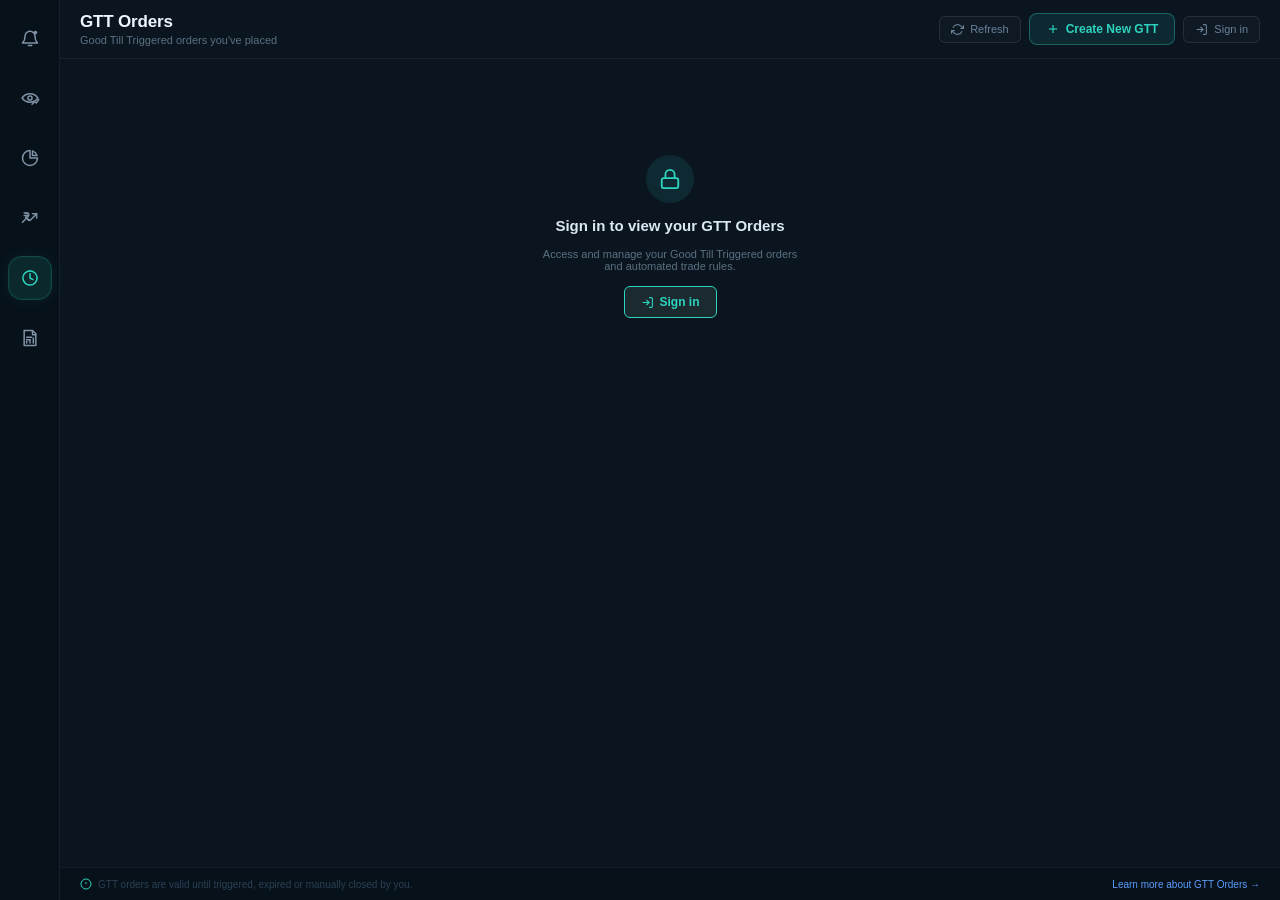
<file: dashboard/gtt-orders.html>
<!DOCTYPE html>
<html lang="en">
<head>
  <meta charset="UTF-8">
  <meta name="viewport" content="width=device-width, initial-scale=1">
  <title>GTT Orders — Portfolio</title>
  <style>
    *,*::before,*::after{box-sizing:border-box;margin:0;padding:0}
    html,body{height:100%;font-family:-apple-system,'Segoe UI',Roboto,Arial,sans-serif;font-size:13px;background:#0b1520;color:#dce8f4}
    a{text-decoration:none;color:inherit}
    button{font-family:inherit;cursor:pointer;border:none;background:none}

    .shell{display:flex;height:100vh;overflow:hidden}

    /* ── Sidebar ── */
    .sb{width:60px;flex-shrink:0;background:#07111a;border-right:1px solid rgba(255,255,255,.06);display:flex;flex-direction:column;position:relative;z-index:1000}
    .sb-nav{display:flex;flex-direction:column;padding:12px 0;gap:8px;height:100%}
    .sb-link{width:44px;height:44px;margin:4px auto;display:flex;align-items:center;justify-content:center;border-radius:14px;position:relative;color:#7f92a6;transition:background .18s,color .18s,transform .18s,box-shadow .18s}
    .sb-link:hover{background:#122233;color:#fff;transform:translateY(-1px)}
    .sb-link.active{background:rgba(45,212,191,.12);border:1px solid rgba(45,212,191,.18);box-shadow:inset 0 0 0 1px rgba(45,212,191,.04),0 0 16px rgba(45,212,191,.08);color:#2DD4BF}
    .sb-link svg{width:20px;height:20px;display:block}
    .sb-link::after{content:attr(data-title);position:absolute;left:58px;top:50%;transform:translateY(-50%) translateX(-8px);background:#111c28;color:#fff;font-size:13px;font-weight:500;white-space:nowrap;padding:8px 12px;border-radius:8px;border:1px solid rgba(255,255,255,.08);box-shadow:0 8px 24px rgba(0,0,0,.35);opacity:0;pointer-events:none;transition:opacity .18s,transform .18s;z-index:999}
    .sb-link:hover::after{opacity:1;transform:translateY(-50%) translateX(0)}
    .sb-link::before{content:"";position:absolute;left:52px;top:50%;width:8px;height:8px;background:#111c28;border-left:1px solid rgba(255,255,255,.08);border-top:1px solid rgba(255,255,255,.08);transform:translateY(-50%) rotate(-45deg);opacity:0;transition:.18s;z-index:998}
    .sb-link:hover::before{opacity:1}
    .sb-link.active::before{content:"";position:absolute;left:-8px;top:50%;transform:translateY(-50%);width:3px;height:22px;border-radius:3px;background:#2DD4BF}
    .sb-spacer{flex:1}

    /* ── Main ── */
    .main{flex:1;display:flex;flex-direction:column;overflow:hidden;min-width:0}

    /* ── Topbar ── */
    .topbar{display:flex;align-items:center;justify-content:space-between;padding:12px 20px;border-bottom:1px solid rgba(255,255,255,.06);flex-shrink:0;gap:12px;background:#0b1520}
    .topbar-title h1{font-size:17px;font-weight:700;color:#edf5ff;letter-spacing:-.01em}
    .topbar-title p{font-size:11px;color:#5a7080;margin-top:2px}
    .topbar-right{display:flex;align-items:center;gap:8px}
    .whoami-chip{display:flex;align-items:center;gap:6px;padding:5px 11px;border-radius:16px;background:rgba(255,255,255,.04);border:1px solid rgba(255,255,255,.08);color:#8fa3bc;font-size:11px}
    .whoami-dot{width:6px;height:6px;border-radius:50%;background:#2DD4BF}
    .btn-ghost{display:flex;align-items:center;gap:6px;padding:6px 11px;border-radius:6px;border:1px solid rgba(255,255,255,.09);color:#6a8299;font-size:11px;background:rgba(255,255,255,.02);transition:.18s}
    .btn-ghost:hover{color:#dce8f4;border-color:rgba(255,255,255,.18)}
    .btn-ghost svg{width:13px;height:13px}
    .btn-create-gtt{display:flex;align-items:center;gap:6px;padding:8px 16px;border-radius:8px;background:rgba(45,212,191,.1);border:1px solid rgba(45,212,191,.35);color:#2DD4BF;font-size:12px;font-weight:600;transition:.18s}
    .btn-create-gtt:hover{background:rgba(45,212,191,.18);border-color:#2DD4BF}
    .btn-create-gtt svg{width:14px;height:14px}

    /* ── Content ── */
    .content{flex:1;overflow-y:auto;padding:16px 20px 24px;display:flex;flex-direction:column;gap:14px}
    .content::-webkit-scrollbar{width:5px}
    .content::-webkit-scrollbar-thumb{background:rgba(255,255,255,.08);border-radius:4px}

    /* ── KPI Cards ── */
    .kpi-grid{display:grid;grid-template-columns:repeat(5,1fr);gap:10px}
    @media(max-width:1100px){.kpi-grid{grid-template-columns:repeat(3,1fr)}}
    @media(max-width:700px){.kpi-grid{grid-template-columns:repeat(2,1fr)}}
    .kpi-card{background:#0e1d2b;border:1px solid rgba(255,255,255,.07);border-radius:12px;padding:16px 18px 14px;display:flex;flex-direction:column;gap:6px;position:relative;overflow:hidden;transition:border-color .2s}
    .kpi-card:hover{border-color:rgba(255,255,255,.12)}
    .kpi-card::after{content:'';position:absolute;top:0;left:0;right:0;height:2px;background:var(--accent,transparent);border-radius:12px 12px 0 0}
    .kpi-icon-row{display:flex;align-items:center;justify-content:space-between}
    .kpi-icon{width:32px;height:32px;border-radius:9px;display:flex;align-items:center;justify-content:center}
    .kpi-icon svg{width:15px;height:15px}
    .kpi-lbl{font-size:10px;color:#4a6075;text-transform:uppercase;letter-spacing:.07em;font-weight:600}
    .kpi-val{font-size:22px;font-weight:800;color:#edf5ff;letter-spacing:-.02em;font-variant-numeric:tabular-nums;line-height:1}
    .kpi-val.teal{color:#2DD4BF}.kpi-val.amber{color:#F5A623}.kpi-val.blue{color:#5B9EFF}.kpi-val.red{color:#FF5C6C}
    .kpi-note{font-size:11px;font-weight:500}
    .kpi-note.teal{color:rgba(45,212,191,.8)}.kpi-note.amber{color:rgba(245,166,35,.85)}.kpi-note.blue{color:rgba(91,158,255,.85)}.kpi-note.red{color:rgba(255,92,108,.8)}.kpi-note.muted{color:#4a6075}

    /* ── Tabs ── */
    .tabs-bar{display:flex;align-items:center;gap:4px;border-bottom:1px solid rgba(255,255,255,.06);padding-bottom:0}
    .tab-btn{display:flex;align-items:center;gap:7px;padding:10px 16px;font-size:13px;font-weight:500;color:#5a7080;border-bottom:2px solid transparent;margin-bottom:-1px;cursor:pointer;transition:.18s;background:none;border-left:none;border-right:none;border-top:none}
    .tab-btn:hover{color:#cfe2f5}
    .tab-btn.active{color:#2DD4BF;border-bottom-color:#2DD4BF;font-weight:600}
    .tab-count{display:inline-flex;align-items:center;justify-content:center;min-width:20px;height:20px;padding:0 6px;border-radius:10px;font-size:11px;font-weight:700;background:rgba(255,255,255,.07);color:#6a8299}
    .tab-btn.active .tab-count{background:rgba(45,212,191,.15);color:#2DD4BF}

    /* ── Toolbar ── */
    .toolbar{display:flex;align-items:center;gap:10px;flex-wrap:wrap}
    .search-wrap{display:flex;align-items:center;gap:7px;background:rgba(255,255,255,.04);border:1px solid rgba(255,255,255,.08);border-radius:8px;padding:7px 12px;min-width:220px;height:34px}
    .search-wrap input{background:none;border:none;outline:none;color:#dce8f4;font-size:12px;font-family:inherit;width:100%}
    .search-wrap input::placeholder{color:#3a5060}
    .search-wrap svg{width:13px;height:13px;color:#3a5060;flex-shrink:0}

    /* ── Custom Dropdown ── */
    .custom-dropdown{position:relative;display:inline-block}
    .custom-dropdown-trigger{display:flex;align-items:center;gap:8px;height:34px;padding:0 12px;background:rgba(255,255,255,.04);border:1px solid rgba(255,255,255,.08);border-radius:8px;color:#9fb5c8;font-size:12px;font-family:inherit;cursor:pointer;transition:border-color .18s,background .18s,color .18s;white-space:nowrap;user-select:none;min-width:110px}
    .custom-dropdown-trigger:hover{border-color:rgba(255,255,255,.18);color:#dce8f4;background:rgba(255,255,255,.06)}
    .custom-dropdown-trigger.open{border-color:rgba(45,212,191,.45);background:rgba(45,212,191,.05);color:#dce8f4}
    .custom-dropdown-trigger.has-value{border-color:rgba(45,212,191,.3);color:#2DD4BF}
    .custom-dropdown-trigger.has-value:hover{border-color:rgba(45,212,191,.55)}
    .custom-dropdown-label{flex:1}
    .custom-dropdown-chevron{width:14px;height:14px;flex-shrink:0;opacity:.5;transition:transform .2s,opacity .2s}
    .custom-dropdown-trigger.open .custom-dropdown-chevron{transform:rotate(180deg);opacity:.8}
    .custom-dropdown-trigger.has-value .custom-dropdown-chevron{opacity:.7}
    .custom-dropdown-menu{position:absolute;top:calc(100% + 5px);left:0;min-width:100%;background:#111923;border:1px solid rgba(255,255,255,.1);border-radius:9px;box-shadow:0 12px 32px rgba(0,0,0,.45),0 2px 8px rgba(0,0,0,.2);z-index:500;overflow:hidden;animation:ddFadeIn .14s ease-out;padding:4px}
    @keyframes ddFadeIn{from{opacity:0;transform:translateY(-4px)}to{opacity:1;transform:translateY(0)}}
    .custom-dropdown-option{display:flex;align-items:center;gap:8px;padding:8px 11px;font-size:12px;color:#9fb5c8;border-radius:6px;cursor:pointer;transition:background .12s,color .12s;white-space:nowrap}
    .custom-dropdown-option:hover{background:rgba(255,255,255,.07);color:#dce8f4}
    .custom-dropdown-option.selected{color:#2DD4BF;background:rgba(45,212,191,.08)}
    .custom-dropdown-option .dd-dot{width:6px;height:6px;border-radius:50%;flex-shrink:0}
    .custom-dropdown-option.selected .dd-check{opacity:1}
    .dd-check{width:14px;height:14px;margin-left:auto;flex-shrink:0;opacity:0;color:#2DD4BF}
    .custom-dropdown-option.selected .dd-check{opacity:1}

    .btn-reset{display:flex;align-items:center;gap:6px;padding:7px 14px;height:34px;border-radius:8px;border:1px solid rgba(255,255,255,.08);background:rgba(255,255,255,.03);color:#6a8299;font-size:12px;transition:.18s}
    .btn-reset:hover{border-color:rgba(255,255,255,.18);color:#dce8f4}
    .btn-reset svg{width:13px;height:13px}
    .toolbar-actions{margin-left:auto;display:flex;align-items:center;gap:10px}
    #bulkDeleteBtn{color:#ff6b78;border-color:rgba(255,92,108,.25);background:rgba(255,92,108,.06)}
    #bulkDeleteBtn:hover{background:rgba(255,92,108,.12);border-color:rgba(255,92,108,.4)}
    #selectedCount{font-size:12px;color:#8fa3bc;white-space:nowrap}

    /* ── Table ── */
    .table-panel{background:#0e1d2b;border:1px solid rgba(255,255,255,.07);border-radius:12px;overflow:hidden}
    .table-scroll{overflow-x:auto}
    .gtt-table{width:100%;border-collapse:collapse;min-width:1020px}
    .gtt-table th{padding:10px 14px;font-size:10px;color:#3a5060;font-weight:600;text-transform:uppercase;letter-spacing:.07em;text-align:left;border-bottom:1px solid rgba(255,255,255,.06);background:#0c1822;white-space:nowrap;position:sticky;top:0;z-index:2}
    .gtt-table td{padding:12px 14px;font-size:12px;color:#cfe2f5;border-bottom:1px solid rgba(255,255,255,.04);vertical-align:middle}
    .gtt-table tbody tr:hover td{background:rgba(255,255,255,.02)}
    .gtt-table tbody tr:last-child td{border-bottom:none}
    .gtt-table th.right,.gtt-table td.right{text-align:right}
    .gtt-table th.center,.gtt-table td.center{text-align:center}
    .sector-badge{display:inline-flex;align-items:center;gap:6px;font-size:11.5px;font-weight:600;padding:4px 10px 4px 8px;border-radius:16px;border:1px solid;white-space:nowrap}
    .sector-badge svg{width:12px;height:12px;flex-shrink:0}
    .bulk-select-header{width:42px;text-align:center}
    .bulk-select-cell{width:42px;text-align:center}
    .bulk-select-header input,
    .bulk-select-cell input{appearance:none;-webkit-appearance:none;width:16px;height:16px;border:1px solid rgba(143,163,188,.45);border-radius:4px;background:rgba(255,255,255,.03);cursor:pointer;position:relative;vertical-align:middle;transition:background .15s ease,border-color .15s ease,box-shadow .15s ease}
    .bulk-select-header input:hover,
    .bulk-select-cell input:hover{border-color:rgba(91,158,255,.7)}
    .bulk-select-header input:checked,
    .bulk-select-cell input:checked{background:#5B9EFF;border-color:#5B9EFF}
    .bulk-select-header input:checked::after,
    .bulk-select-cell input:checked::after{content:"";position:absolute;left:4px;top:1px;width:5px;height:9px;border:solid #ffffff;border-width:0 2px 2px 0;transform:rotate(45deg)}
    #bulkDeleteBtn{cursor:pointer}
    #bulkDeleteBtn:disabled{opacity:.45;cursor:not-allowed}

    .sym-cell{display:flex;align-items:center;gap:8px}
    .sym-cell-logo-wrap{width:24px;height:24px;position:relative;flex:0 0 24px}.sym-cell-logo{width:24px;height:24px;border-radius:50%;object-fit:contain;background:#fff;padding:2px;display:block}.sym-cell-fallback{width:24px;height:24px;border-radius:50%;display:flex;align-items:center;justify-content:center;font-size:9px;font-weight:700;color:#0B0F11;flex-shrink:0}.sym-cell-text{display:flex;flex-direction:column;gap:2px;min-width:0}.sym-name-row{display:flex;align-items:center;gap:6px;min-width:0}.sym-name{font-size:13px;font-weight:700;color:#EDF5FF;white-space:nowrap}.broker-marker{display:inline-flex;align-items:center;justify-content:center;width:16px;height:16px;border-radius:50%;font-size:8px;font-weight:800;line-height:1;color:#dce8f4;background:rgba(245,166,35,.10);border:1px solid rgba(245,166,35,.28);box-shadow:0 0 0 2px rgba(245,166,35,.03);flex:0 0 16px;cursor:default}.broker-marker:hover{background:rgba(245,166,35,.16);border-color:rgba(245,166,35,.42)}
    .sym-exch{font-size:10px;color:#3a5060;font-weight:500}

    /* ── Broker scope / source UI ── */
    .broker-scope-toggle{display:inline-flex;align-items:center;gap:8px;height:34px;padding:0 11px;border-radius:8px;border:1px solid rgba(255,255,255,.08);background:rgba(255,255,255,.04);color:#6f8498;cursor:pointer;user-select:none;transition:.18s;white-space:nowrap}.broker-scope-toggle:hover{border-color:rgba(245,166,35,.35);color:#dce8f4;background:rgba(245,166,35,.05)}.broker-scope-toggle:has(input:checked){border-color:rgba(245,166,35,.38);background:rgba(245,166,35,.07);color:#F5A623}.broker-scope-toggle input{appearance:none;-webkit-appearance:none;width:15px;height:15px;border:1px solid rgba(143,163,188,.45);border-radius:4px;background:rgba(255,255,255,.03);cursor:pointer;position:relative;flex:0 0 15px}.broker-scope-toggle input:checked{background:#F5A623;border-color:#F5A623}.broker-scope-toggle input:checked::after{content:"";position:absolute;left:4px;top:1px;width:5px;height:9px;border:solid #08111a;border-width:0 2px 2px 0;transform:rotate(45deg)}.broker-scope-toggle .scope-label{font-size:12px;font-weight:600}.broker-scope-toggle .scope-dot{width:6px;height:6px;border-radius:50%;background:#F5A623;opacity:.7}

    /* ── Sortable headers ── */
    .gtt-table th.sortable{cursor:pointer;user-select:none}.gtt-table th.sortable:hover{color:#8fa3bc}.th-sort-wrap{display:inline-flex;align-items:center;gap:4px}.th-sort-icon{display:inline-flex;align-items:center;justify-content:center;min-width:10px;color:#496276;font-size:9px;opacity:.6;transition:color .15s,opacity .15s}.gtt-table th.sortable:hover .th-sort-icon{opacity:.95}.gtt-table th.sort-active{color:#9fb5c8}.gtt-table th.sort-active .th-sort-icon{color:#2DD4BF;opacity:1}

    /* ── Broker checkbox fields ── */
    .broker-checkbox-field{display:flex;align-items:center;gap:9px;padding:9px 11px;border:1px solid rgba(255,255,255,.07);border-radius:8px;background:rgba(255,255,255,.025);color:#8fa3bc;cursor:pointer;transition:.18s}.broker-checkbox-field:hover{border-color:rgba(245,166,35,.28);background:rgba(245,166,35,.04);color:#cfe2f5}.broker-checkbox-field input{appearance:none;-webkit-appearance:none;width:16px;height:16px;border:1px solid rgba(143,163,188,.45);border-radius:4px;background:rgba(255,255,255,.03);cursor:pointer;position:relative;flex:0 0 16px}.broker-checkbox-field input:checked{background:#F5A623;border-color:#F5A623}.broker-checkbox-field input:checked::after{content:"";position:absolute;left:4px;top:1px;width:5px;height:9px;border:solid #08111a;border-width:0 2px 2px 0;transform:rotate(45deg)}.broker-checkbox-copy{display:flex;flex-direction:column;gap:2px}.broker-checkbox-title{font-size:11px;font-weight:650;color:#cfe2f5}.broker-checkbox-desc{font-size:9px;color:#4a6075}
    .type-pill{display:inline-flex;align-items:center;gap:4px;font-size:12px;font-weight:700}
    .type-pill.buy{color:#2DD4BF}.type-pill.sell{color:#FF5C6C}
    .order-sub{font-size:10px;color:#4a6075;margin-top:1px}
    .cond-cell{display:flex;flex-direction:column;gap:2px}
    .cond-op{font-size:11px;color:#9fb5c8}
    .cond-price{font-size:12px;font-weight:600;color:#dce8f4;font-variant-numeric:tabular-nums}
    .target-cell{display:flex;flex-direction:column;gap:2px}
    .target-label{font-size:10px;color:#4a6075}
    .target-price{font-size:12px;font-weight:600;color:#dce8f4;font-variant-numeric:tabular-nums}
    .cmp-cell{display:flex;flex-direction:column;gap:2px}
    .cmp-price{font-size:12px;font-weight:600;color:#dce8f4;font-variant-numeric:tabular-nums}
    .cmp-change{font-size:10px;font-variant-numeric:tabular-nums}
    .cmp-change.pos{color:#2DD4BF}
    .cmp-change.neg{color:#FF5C6C}
    .diff-badge{display:inline-flex;align-items:center;gap:4px;font-size:11px;font-weight:700;font-variant-numeric:tabular-nums;padding:3px 9px;border-radius:20px;white-space:nowrap}
    .diff-badge.close{background:rgba(45,212,191,.12);color:#2DD4BF;border:1px solid rgba(45,212,191,.25)}
    .diff-badge.near{background:rgba(245,166,35,.12);color:#F5A623;border:1px solid rgba(245,166,35,.25)}
    .diff-badge.far{background:rgba(255,255,255,.05);color:#8fa3bc;border:1px solid rgba(255,255,255,.08)}
    .diff-badge.crossed{background:none;border:none;padding:3px 0;color:#FF5C6C}
    .diff-badge.above{color:#FF5C6C !important}.diff-badge.na{background:rgba(255,255,255,.03);color:#4a6075;border:1px solid rgba(255,255,255,.06)}
    .qty-cell{display:flex;flex-direction:column;gap:2px}
    .qty-num{font-size:12px;font-weight:600;color:#EDF5FF;font-variant-numeric:tabular-nums}
    .qty-type{font-size:10px;color:#4a6075}

    /* ── Amount cell ── */
    .amount-cell{display:flex;flex-direction:column;gap:2px;text-align:right}
    .amount-val{font-size:12px;font-weight:700;color:#EDF5FF;font-variant-numeric:tabular-nums}
    .amount-breakdown{font-size:10px;color:#4a6075;font-variant-numeric:tabular-nums}

    .status-badge{display:inline-flex;align-items:center;gap:5px;padding:4px 10px;border-radius:20px;font-size:11px;font-weight:600;white-space:nowrap}
    .status-badge::before{content:"";width:5px;height:5px;border-radius:50%;flex-shrink:0}
    .status-badge.active{background:rgba(45,212,191,.1);color:#2DD4BF;border:1px solid rgba(45,212,191,.2)}
    .status-badge.active::before{background:#2DD4BF;box-shadow:0 0 5px rgba(45,212,191,.6)}
    .status-badge.triggered{background:rgba(91,158,255,.1);color:#5B9EFF;border:1px solid rgba(91,158,255,.2)}
    .status-badge.triggered::before{background:#5B9EFF}
    .status-badge.cancelled{background:rgba(255,255,255,.05);color:#6a8299;border:1px solid rgba(255,255,255,.08)}
    .status-badge.cancelled::before{background:#6a8299}

    .date-cell{display:flex;flex-direction:column;gap:2px}
    .date-main{font-size:11px;color:#9fb5c8;font-variant-numeric:tabular-nums}
    .date-time{font-size:10px;color:#4a6075;font-variant-numeric:tabular-nums}
    .action-cell{display:flex;align-items:center;gap:6px;justify-content:flex-end}
    .btn-close-gtt{padding:5px 14px;border-radius:6px;font-size:11px;font-weight:600;border:1px solid rgba(255,92,108,.4);color:#FF5C6C;background:rgba(255,92,108,.07);transition:.18s;white-space:nowrap}
    .btn-close-gtt:hover{background:rgba(255,92,108,.15);border-color:#FF5C6C}
    .btn-more{width:28px;height:28px;border-radius:6px;display:flex;align-items:center;justify-content:center;color:#4a6075;border:1px solid rgba(255,255,255,.07);background:rgba(255,255,255,.03);transition:.18s}
    .btn-more:hover{color:#dce8f4;border-color:rgba(255,255,255,.15);background:rgba(255,255,255,.06)}
    .btn-more svg{width:14px;height:14px}

    .empty-state{padding:48px 20px;text-align:center}
    .empty-icon{width:48px;height:48px;border-radius:50%;background:rgba(255,255,255,.04);border:1px solid rgba(255,255,255,.08);display:flex;align-items:center;justify-content:center;margin:0 auto 14px}
    .empty-icon svg{width:22px;height:22px;color:#3a5060}
    .empty-state h3{font-size:14px;color:#6a8299;font-weight:600;margin-bottom:5px}
    .empty-state p{font-size:11px;color:#3a5060;max-width:280px;margin:0 auto}

    /* ── How it works ── */
    .how-it-works{background:#0e1d2b;border:1px solid rgba(255,255,255,.07);border-radius:12px;padding:20px 24px;display:grid;grid-template-columns:auto 1fr;gap:20px;align-items:center}
    .hiw-left h4{font-size:13px;font-weight:700;color:#cfe2f5}
    .hiw-steps{display:flex;align-items:flex-start;gap:28px}
    .hiw-step{display:flex;align-items:flex-start;gap:10px}
    .hiw-step-icon{width:36px;height:36px;border-radius:50%;display:flex;align-items:center;justify-content:center;flex-shrink:0}
    .hiw-step-icon svg{width:17px;height:17px}
    .hiw-step-title{font-size:12px;font-weight:600;color:#cfe2f5;margin-bottom:2px}
    .hiw-step-desc{font-size:10px;color:#4a6075;line-height:1.4;max-width:140px}
    .hiw-step-divider{width:28px;height:1px;background:rgba(255,255,255,.08);margin-top:18px;flex-shrink:0}
    .hiw-cta{background:linear-gradient(135deg,rgba(45,212,191,.08),rgba(91,158,255,.06));border:1px solid rgba(45,212,191,.15);border-radius:10px;padding:14px 20px;display:flex;align-items:center;gap:14px;min-width:240px}
    .hiw-cta-icon{font-size:28px;flex-shrink:0}
    .hiw-cta-text h5{font-size:12px;font-weight:700;color:#2DD4BF;margin-bottom:3px}
    .hiw-cta-text p{font-size:10px;color:#4a6275;line-height:1.4}

    /* ── Footer ── */
    .footer-bar{display:flex;align-items:center;justify-content:space-between;padding:10px 20px;border-top:1px solid rgba(255,255,255,.05);background:#07111a;flex-shrink:0;font-size:10px;color:#2a4055}
    .footer-bar a{color:#5B9EFF}
    .footer-bar svg{width:12px;height:12px;color:#2DD4BF;flex-shrink:0}

    /* ── Auth gate ── */
    .auth-gate{display:none;flex-direction:column;align-items:center;justify-content:center;gap:14px;padding:80px 20px;text-align:center}
    .auth-gate h2{font-size:15px;color:#dce8f4;font-weight:600}
    .auth-gate p{font-size:11px;color:#5a7080;max-width:260px}
    .btn-primary{display:inline-flex;align-items:center;gap:6px;padding:8px 16px;border-radius:6px;background:#1B2A2E;border:1px solid #2DD4BF;color:#2DD4BF;font-size:12px;font-weight:600}
    .btn-primary:hover{background:rgba(45,212,191,.15)}

    /* ══ MODALS ══ */
    .modal-overlay{position:fixed;inset:0;background:rgba(0,0,0,.62);backdrop-filter:blur(7px);display:none;align-items:center;justify-content:center;z-index:9999}
    .modal-overlay.show{display:flex}

    /* Login */
    .login-card{background:#0f1c28;border:1px solid rgba(255,255,255,.1);border-radius:12px;padding:24px;width:100%;max-width:310px}
    .login-card h2{font-size:15px;font-weight:700;color:#edf5ff;margin-bottom:3px}
    .login-card .hint{font-size:11px;color:#4a6075;margin-bottom:16px}
    .login-card label{display:block;font-size:10px;color:#4a6075;text-transform:uppercase;letter-spacing:.07em;margin:10px 0 4px}
    .login-card input{width:100%;background:rgba(255,255,255,.05);border:1px solid rgba(255,255,255,.1);border-radius:6px;padding:8px 11px;color:#dce8f4;font-size:12px;font-family:inherit;outline:none}
    .login-card input:focus{border-color:#2DD4BF}
    .error-text{font-size:10px;color:#FF5C6C;margin-top:5px;min-height:14px}
    .modal-actions{display:flex;gap:8px;margin-top:14px}
    .modal-actions button{flex:1;padding:8px;border-radius:6px;font-size:12px;font-weight:600}
    .btn-cancel-m{border:1px solid rgba(255,255,255,.1);color:#8fa3bc;background:rgba(255,255,255,.03)}
    .btn-confirm-m{background:#1B2A2E;border:1px solid #2DD4BF;color:#2DD4BF}
    .btn-confirm-m:hover{background:rgba(45,212,191,.15)}
    .btn-confirm-m:disabled{opacity:.5;cursor:not-allowed}

    /* GTT Action modal */
    .gtt-action-card{background:#0f1c28;border:1px solid rgba(255,255,255,.1);border-radius:16px;width:100%;max-width:420px;overflow:hidden;box-shadow:0 24px 64px rgba(0,0,0,.55)}
    .gtt-action-header{padding:18px 20px 16px;border-bottom:1px solid rgba(255,255,255,.06);display:flex;align-items:flex-start;justify-content:space-between;gap:12px}
    .gtt-action-title{font-size:16px;font-weight:700;color:#EDF5FF;margin-bottom:2px}
    .gtt-action-subtitle{font-size:11px;color:#4a6275}
    .gtt-modal-close{width:28px;height:28px;border-radius:7px;display:flex;align-items:center;justify-content:center;background:rgba(255,255,255,.04);border:1px solid rgba(255,255,255,.08);color:#6a8299;font-size:15px;cursor:pointer;transition:.18s;flex-shrink:0}
    .gtt-modal-close:hover{color:#EDF5FF;background:rgba(255,255,255,.09)}
    .gtt-summary-box{margin:16px 20px;background:rgba(255,255,255,.03);border:1px solid rgba(255,255,255,.07);border-radius:10px;padding:14px 16px;display:grid;grid-template-columns:1fr 1fr;gap:10px 20px}
    .gtt-summary-lbl{font-size:9px;color:#3a5060;text-transform:uppercase;letter-spacing:.08em;font-weight:600;margin-bottom:3px}
    .gtt-summary-val{font-size:13px;font-weight:600;color:#dce8f4;font-variant-numeric:tabular-nums}
    .gtt-summary-val.buy{color:#2DD4BF}.gtt-summary-val.sell{color:#FF5C6C}
    .gtt-action-options{padding:4px 20px 20px;display:flex;flex-direction:column;gap:10px}
    .gtt-action-option{display:flex;align-items:flex-start;gap:14px;padding:14px 16px;border-radius:10px;border:1px solid rgba(255,255,255,.07);background:rgba(255,255,255,.02);cursor:pointer;transition:.2s;text-align:left;width:100%}
    .gtt-action-option:hover{border-color:rgba(255,255,255,.14);background:rgba(255,255,255,.04);transform:translateY(-1px)}
    .gtt-action-option.danger:hover{border-color:rgba(255,92,108,.35);background:rgba(255,92,108,.05)}
    .gtt-action-option.success:hover{border-color:rgba(45,212,191,.35);background:rgba(45,212,191,.05)}
    .gtt-option-icon{width:36px;height:36px;border-radius:9px;display:flex;align-items:center;justify-content:center;flex-shrink:0}
    .gtt-option-icon svg{width:16px;height:16px}
    .gtt-option-icon.cancel-icon{background:rgba(255,92,108,.1);color:#FF5C6C}
    .gtt-option-icon.trigger-icon{background:rgba(45,212,191,.1);color:#2DD4BF}
    .gtt-option-icon.holdings-icon{background:rgba(91,158,255,.1);color:#5B9EFF}
    .gtt-option-title{font-size:13px;font-weight:700;color:#EDF5FF;margin-bottom:3px}
    .gtt-option-desc{font-size:11px;color:#4a6275;line-height:1.4}
    .gtt-option-arrow{margin-left:auto;color:#3a5060;font-size:18px;align-self:center;flex-shrink:0;transition:.18s}
    .gtt-action-option:hover .gtt-option-arrow{color:#9fb5c8;transform:translateX(2px)}
    .gtt-confirm-body{padding:0 20px 20px;display:flex;flex-direction:column;gap:14px}
    .gtt-confirm-msg{font-size:12px;color:#8fa3bc;line-height:1.6}
    .gtt-confirm-msg strong{color:#EDF5FF}
    .gtt-confirm-actions{display:flex;gap:8px}
    .gtt-confirm-actions button{flex:1;padding:9px 12px;border-radius:8px;font-size:12px;font-weight:600;transition:.18s}
    .btn-back{border:1px solid rgba(255,255,255,.1);color:#8fa3bc;background:rgba(255,255,255,.03)}
    .btn-back:hover{border-color:rgba(255,255,255,.2);color:#dce8f4}
    .btn-confirm-cancel{background:rgba(255,92,108,.1);border:1px solid rgba(255,92,108,.35);color:#FF5C6C}
    .btn-confirm-cancel:hover{background:rgba(255,92,108,.18)}
    .btn-confirm-trigger{background:rgba(45,212,191,.1);border:1px solid rgba(45,212,191,.35);color:#2DD4BF}
    .btn-confirm-trigger:hover{background:rgba(45,212,191,.18)}
    .btn-confirm-holdings{background:rgba(91,158,255,.1);border:1px solid rgba(91,158,255,.35);color:#5B9EFF}
    .btn-confirm-holdings:hover{background:rgba(91,158,255,.18)}
    .btn-confirm-cancel:disabled,.btn-confirm-trigger:disabled,.btn-confirm-holdings:disabled{opacity:.5;cursor:not-allowed}

    /* ══ CREATE GTT MODAL ══ */
    .create-gtt-card{background:#0f1c28;border:1px solid rgba(255,255,255,.1);border-radius:16px;width:100%;max-width:480px;overflow:hidden;box-shadow:0 24px 64px rgba(0,0,0,.55);max-height:90vh;overflow-y:auto}
    .create-gtt-header{padding:18px 20px 16px;border-bottom:1px solid rgba(255,255,255,.06);display:flex;align-items:flex-start;justify-content:space-between;gap:12px;position:sticky;top:0;background:#0f1c28;z-index:2}
    .create-gtt-title{font-size:16px;font-weight:700;color:#EDF5FF;margin-bottom:2px}
    .create-gtt-subtitle{font-size:11px;color:#4a6275}
    .create-gtt-body{padding:20px}
    .form-grid{display:grid;grid-template-columns:1fr 1fr;gap:14px}
    .form-group{display:flex;flex-direction:column;gap:5px}
    .form-group.span2{grid-column:span 2}
    .form-label{font-size:10px;color:#4a6075;text-transform:uppercase;letter-spacing:.07em;font-weight:600}
    .form-input{background:rgba(255,255,255,.05);border:1px solid rgba(255,255,255,.1);border-radius:8px;padding:9px 12px;color:#dce8f4;font-size:12px;font-family:inherit;outline:none;width:100%;transition:.18s}
    .form-input:focus{border-color:#2DD4BF;background:rgba(45,212,191,.04)}
    .form-input::placeholder{color:#3a5060}
    .form-select{appearance:none;background:rgba(255,255,255,.05) url("data:image/svg+xml,%3Csvg xmlns='http://www.w3.org/2000/svg' width='10' height='6' viewBox='0 0 10 6'%3E%3Cpath d='M1 1l4 4 4-4' stroke='%235a7080' stroke-width='1.5' fill='none' stroke-linecap='round'/%3E%3C/svg%3E") no-repeat right 12px center;border:1px solid rgba(255,255,255,.1);border-radius:8px;padding:9px 32px 9px 12px;color:#dce8f4;font-size:12px;font-family:inherit;outline:none;width:100%;cursor:pointer;transition:.18s}
    .form-select:focus{border-color:#2DD4BF}
    .type-toggle{display:flex;gap:0;border-radius:8px;overflow:hidden;border:1px solid rgba(255,255,255,.1)}
    .type-toggle button{flex:1;padding:8px 12px;font-size:12px;font-weight:600;background:rgba(255,255,255,.03);color:#6a8299;border:none;cursor:pointer;transition:.18s}
    .type-toggle button.active-buy{background:rgba(45,212,191,.15);color:#2DD4BF}
    .type-toggle button.active-sell{background:rgba(255,92,108,.15);color:#FF5C6C}
    .gtt-preview{background:rgba(255,255,255,.03);border:1px solid rgba(255,255,255,.06);border-radius:10px;padding:12px 14px;margin-top:4px;font-size:11px;color:#5a7080;line-height:1.7}
    .gtt-preview strong{color:#cfe2f5}
    .gtt-preview .preview-cond{color:#F5A623}
    .gtt-preview .preview-action{color:#2DD4BF}
    .create-gtt-footer{padding:0 20px 20px;display:flex;gap:10px}
    .create-gtt-footer button{flex:1;padding:10px;border-radius:8px;font-size:13px;font-weight:600;transition:.18s}
    .btn-gtt-cancel{border:1px solid rgba(255,255,255,.1);color:#8fa3bc;background:rgba(255,255,255,.03)}
    .btn-gtt-cancel:hover{border-color:rgba(255,255,255,.2);color:#dce8f4}
    .btn-gtt-submit{background:rgba(45,212,191,.12);border:1px solid rgba(45,212,191,.4);color:#2DD4BF}
    .btn-gtt-submit:hover{background:rgba(45,212,191,.2);border-color:#2DD4BF}
    .btn-gtt-submit:disabled{opacity:.4;cursor:not-allowed}
    .form-error{font-size:10px;color:#FF5C6C;min-height:14px;margin-top:2px}
    .form-divider{grid-column:span 2;border:none;border-top:1px solid rgba(255,255,255,.06);margin:4px 0}

    /* ── Symbol suggestions ── */
    .symbol-search-wrapper{position:relative}
    .symbol-suggestions{position:absolute;top:calc(100% + 4px);left:0;right:0;display:none;max-height:240px;overflow-y:auto;background:#111923;border:1px solid rgba(255,255,255,.08);border-radius:8px;box-shadow:0 12px 30px rgba(0,0,0,.35);z-index:1000}
    .symbol-suggestion{padding:9px 12px;font-size:13px;color:#d7e0eb;cursor:pointer;transition:background .12s ease;display:flex;align-items:center;gap:6px}
    .symbol-suggestion:hover{background:rgba(91,158,255,.10)}
    .symbol-suggestion-symbol{font-weight:600;color:#f1f5f9}
    .symbol-suggestion-sheet{font-size:11px;color:#7f91a8}
    .symbol-suggestion-price{margin-left:auto;font-size:11px;color:#2DD4BF;font-variant-numeric:tabular-nums;white-space:nowrap}

    /* ── Toast ── */
    .toast{position:fixed;bottom:24px;left:50%;transform:translateX(-50%) translateY(20px);background:#111c28;border:1px solid rgba(255,255,255,.1);border-radius:10px;padding:12px 20px;display:flex;align-items:center;gap:10px;font-size:12px;color:#dce8f4;box-shadow:0 8px 32px rgba(0,0,0,.4);z-index:10000;opacity:0;pointer-events:none;transition:opacity .3s,transform .3s;min-width:280px}
    .toast.show{opacity:1;transform:translateX(-50%) translateY(0);pointer-events:auto}
    .toast-icon{width:22px;height:22px;border-radius:50%;display:flex;align-items:center;justify-content:center;flex-shrink:0}
    .toast-icon svg{width:12px;height:12px}
    .toast-icon.success{background:rgba(45,212,191,.15);color:#2DD4BF}
    .toast-icon.info{background:rgba(91,158,255,.15);color:#5B9EFF}
    .toast-icon.warning{background:rgba(245,166,35,.15);color:#F5A623}
    .toast-icon.error{background:rgba(255,92,108,.15);color:#FF5C6C}

    /* ── Bulk Delete Confirm Modal ── */
    .bulk-delete-modal{width:420px;max-width:calc(100vw - 32px);background:#111923;border:1px solid rgba(255,255,255,.08);border-radius:14px;padding:24px;box-shadow:0 20px 60px rgba(0,0,0,.45);animation:bulkDeleteModalIn .18s ease-out}
    @keyframes bulkDeleteModalIn{from{opacity:0;transform:translateY(8px) scale(.98)}to{opacity:1;transform:translateY(0) scale(1)}}
    .bulk-delete-icon{width:42px;height:42px;display:flex;align-items:center;justify-content:center;border-radius:10px;background:rgba(255,92,108,.10);border:1px solid rgba(255,92,108,.20);color:#ff6b78;margin-bottom:16px}
    .bulk-delete-icon svg{width:20px;height:20px}
    .bulk-delete-content h3{margin:0 0 8px;font-size:17px;font-weight:600;color:#f1f5f9}
    .bulk-delete-content p{margin:0;font-size:13px;line-height:1.5;color:#9aa9bc}
    .bulk-delete-warning{display:block;margin-top:8px;font-size:12px;color:#ff7b86}
    .bulk-delete-actions{display:flex;justify-content:flex-end;gap:10px;margin-top:24px}
    .bulk-delete-confirm-btn{border:1px solid rgba(255,92,108,.35);background:rgba(255,92,108,.12);color:#ff6b78;padding:8px 16px;border-radius:7px;font-size:13px;font-weight:500;cursor:pointer;transition:background .15s ease,border-color .15s ease}
    .bulk-delete-confirm-btn:hover{background:rgba(255,92,108,.20);border-color:rgba(255,92,108,.55)}

    /* loading spinner */
    .spinner{display:inline-block;width:14px;height:14px;border:2px solid rgba(255,255,255,.15);border-top-color:#2DD4BF;border-radius:50%;animation:spin .7s linear infinite;flex-shrink:0}
    @keyframes spin{to{transform:rotate(360deg)}}
    .loading-row td{text-align:center;padding:32px;color:#4a6075;font-size:12px}

    *::-webkit-scrollbar{width:4px;height:4px}
    *::-webkit-scrollbar-track{background:transparent}
    *::-webkit-scrollbar-thumb{background:rgba(255,255,255,.08);border-radius:4px}
  </style>
     <link rel="stylesheet" href="css/universal-search.css">
</head>
<body>
<div class="shell">

  <!-- ══ SIDEBAR ══ -->
  <aside class="sb" id="sidebar">
      <nav class="sb-nav">
        <a href="index.html" class="sb-link" data-title="Dashboard">
          <svg viewBox="0 0 24 24" fill="none" stroke="currentColor" stroke-width="1.8" stroke-linecap="round"
            stroke-linejoin="round">
            <path d="M18 10a6 6 0 0 0-12 0c0 7-3 7-3 8h18c0-1-3-1-3-8" />
            <path d="M10 21h4" />
            <circle cx="18.5" cy="5.5" r="2.2" fill="currentColor" stroke="none" />
          </svg>
        </a>
        <a href="watchlist.html" class="sb-link" data-title="Market Watchlist">
          <svg viewBox="0 0 24 24" fill="none" stroke="currentColor" stroke-width="1.8" stroke-linecap="round"
            stroke-linejoin="round">
            <path d="M2.5 12s3.5-5 9.5-5 9.5 5 9.5 5-3.5 5-9.5 5-9.5-5-9.5-5Z" />
            <circle cx="12" cy="12" r="2.5" />
            <path d="M14.5 19.5l3-3 2 1.5 3-4" />
          </svg>
        </a>
        <a href="admin.html" class="sb-link" data-title="Holdings">
          <svg viewBox="0 0 24 24" fill="none" stroke="currentColor" stroke-width="1.8" stroke-linecap="round"
            stroke-linejoin="round">
            <path d="M12 3a9 9 0 1 0 9 9h-9V3Z" />
            <path d="M15 3.5A9 9 0 0 1 20.5 9H15V3.5Z" />
          </svg>
        </a>
        <a href="realized-profit.html" class="sb-link" data-title="Realised P&L">
          <svg viewBox="0 0 24 24" fill="none" stroke="currentColor" stroke-width="1.8" stroke-linecap="round"
            stroke-linejoin="round">
            <polyline points="3,17 8,12 12,15 20,7" />
            <polyline points="15,7 20,7 20,12" />
            <path d="M5 6h4.5" />
            <path d="M5 9h4.5" />
            <path d="M7 6c2.5 0 3.5 1.2 3.5 2.5S9.5 11 7 11" />
            <path d="M7 11l3.5 4" />
          </svg>
        </a>
        <a href="gtt-orders.html" class="sb-link active" data-title="GTT Orders">
          <svg viewBox="0 0 24 24" fill="none" stroke="currentColor" stroke-width="1.8" stroke-linecap="round"
            stroke-linejoin="round">
            <circle cx="12" cy="12" r="8.5" />
            <path d="M12 7v5l3.5 2" />
            <circle cx="12" cy="3" r="0.8" fill="currentColor" stroke="none" />
            <circle cx="20.5" cy="12" r="0.8" fill="currentColor" stroke="none" />
          </svg>
        </a>
        <a href="all-transactions.html" class="sb-link" data-title="All Trades">
          <svg viewBox="0 0 24 24" fill="none" stroke="currentColor" stroke-width="1.8" stroke-linecap="round"
            stroke-linejoin="round">
            <path d="M5 3h10l4 4v14H5V3Z" />
            <path d="M15 3v5h4" />
            <path d="M8 11h6" />
            <path d="M8 14h4" />
            <path d="M8 18v-2" />
            <path d="M12 18v-4" />
            <path d="M16 18v-6" />
          </svg>
        </a>
      </nav>
    </aside>

  <!-- ══ MAIN ══ -->
  <div class="main">
    <header class="topbar">
      <div class="topbar-left">
        <div class="topbar-title">
          <h1>GTT Orders</h1>
          <p>Good Till Triggered orders you've placed</p>
        </div>
      </div>
      <div class="topbar-right">
        <div class="whoami-chip" id="whoamiChip" style="display:none">
          <div class="whoami-dot"></div>
          <span id="whoamiText"></span>
        </div>
        <button class="btn-ghost" id="refreshBtn">
          <svg viewBox="0 0 24 24" fill="none" stroke="currentColor" stroke-width="2">
            <polyline points="23 4 23 10 17 10"/><polyline points="1 20 1 14 7 14"/>
            <path d="M3.51 9a9 9 0 0 1 14.85-3.36L23 10M1 14l4.64 4.36A9 9 0 0 0 20.49 15"/>
          </svg>
          Refresh
        </button>
        <button class="btn-create-gtt" id="createGttBtn">
          <svg viewBox="0 0 24 24" fill="none" stroke="currentColor" stroke-width="2">
            <line x1="12" y1="5" x2="12" y2="19"/><line x1="5" y1="12" x2="19" y2="12"/>
          </svg>
          Create New GTT
        </button>
        <button class="btn-ghost" id="signInBtn">
          <svg viewBox="0 0 24 24" fill="none" stroke="currentColor" stroke-width="2">
            <path d="M15 3h4a2 2 0 0 1 2 2v14a2 2 0 0 1-2 2h-4"/>
            <polyline points="10 17 15 12 10 7"/><line x1="15" y1="12" x2="3" y2="12"/>
          </svg>
          Sign in
        </button>
        <button class="btn-ghost" id="signOutBtn" style="display:none">
          <svg viewBox="0 0 24 24" fill="none" stroke="currentColor" stroke-width="2">
            <path d="M9 21H5a2 2 0 0 1-2-2V5a2 2 0 0 1 2-2h4"/>
            <polyline points="16 17 21 12 16 7"/><line x1="21" y1="12" x2="9" y2="12"/>
          </svg>
          Sign out
        </button>
      </div>
    </header>

    <div class="content" id="content">
      <!-- Auth gate -->
      <div class="auth-gate" id="authGate">
        <div style="width:48px;height:48px;border-radius:50%;background:rgba(45,212,191,.1);display:flex;align-items:center;justify-content:center">
          <svg width="22" height="22" viewBox="0 0 24 24" fill="none" stroke="#2DD4BF" stroke-width="2">
            <rect x="3" y="11" width="18" height="11" rx="2"/><path d="M7 11V7a5 5 0 0 1 10 0v4"/>
          </svg>
        </div>
        <h2>Sign in to view your GTT Orders</h2>
        <p>Access and manage your Good Till Triggered orders and automated trade rules.</p>
        <button class="btn-primary" id="authGateSignIn">
          <svg width="13" height="13" viewBox="0 0 24 24" fill="none" stroke="currentColor" stroke-width="2">
            <path d="M15 3h4a2 2 0 0 1 2 2v14a2 2 0 0 1-2 2h-4"/>
            <polyline points="10 17 15 12 10 7"/><line x1="15" y1="12" x2="3" y2="12"/>
          </svg>
          Sign in
        </button>
      </div>

      <!-- Dashboard -->
      <div id="dashboard" style="display:none;flex-direction:column;gap:16px">
        <div class="kpi-grid" id="kpiGrid"></div>

        <div class="table-panel">
          <div style="padding:0 16px;border-bottom:1px solid rgba(255,255,255,.06)">
            <div class="tabs-bar" id="tabsBar">
              <button class="tab-btn active" data-tab="Active">Active Orders <span class="tab-count" id="countActive">0</span></button>
              <button class="tab-btn" data-tab="Triggered">Triggered Orders <span class="tab-count" id="countTriggered">0</span></button>
              <button class="tab-btn" data-tab="Cancelled">Cancelled Orders <span class="tab-count" id="countCancelled">0</span></button>
            </div>
          </div>

          <div style="padding:12px 16px;border-bottom:1px solid rgba(255,255,255,.05)">
            <div class="toolbar">
              <div class="search-wrap">
                <svg viewBox="0 0 24 24" fill="none" stroke="currentColor" stroke-width="2">
                  <circle cx="11" cy="11" r="8"/><line x1="21" y1="21" x2="16.65" y2="16.65"/>
                </svg>
                <input type="text" id="searchInput" placeholder="Search by symbol or type…">
              </div>

              <!-- Custom dropdown: Type -->
              <div class="custom-dropdown" id="ddType">
                <div class="custom-dropdown-trigger" id="ddTypeTrigger">
                  <span class="custom-dropdown-label" id="ddTypeLabel">All Types</span>
                  <svg class="custom-dropdown-chevron" viewBox="0 0 10 6" fill="none" stroke="currentColor" stroke-width="1.5" stroke-linecap="round">
                    <path d="M1 1l4 4 4-4"/>
                  </svg>
                </div>
                <div class="custom-dropdown-menu" id="ddTypeMenu" style="display:none">
                  <div class="custom-dropdown-option selected" data-value="">
                    All Types
                    <svg class="dd-check" viewBox="0 0 16 16" fill="none" stroke="currentColor" stroke-width="2"><polyline points="3 8 6.5 11.5 13 5"/></svg>
                  </div>
                  <div class="custom-dropdown-option" data-value="Buy">
                    Buy
                    <svg class="dd-check" viewBox="0 0 16 16" fill="none" stroke="currentColor" stroke-width="2"><polyline points="3 8 6.5 11.5 13 5"/></svg>
                  </div>
                  <div class="custom-dropdown-option" data-value="Sell">
                    Sell
                    <svg class="dd-check" viewBox="0 0 16 16" fill="none" stroke="currentColor" stroke-width="2"><polyline points="3 8 6.5 11.5 13 5"/></svg>
                  </div>
                </div>
              </div>

              <!-- Custom dropdown: Status/Order type -->
              <div class="custom-dropdown" id="ddOrder">
                <div class="custom-dropdown-trigger" id="ddOrderTrigger">
                  <span class="custom-dropdown-label" id="ddOrderLabel">All Status</span>
                  <svg class="custom-dropdown-chevron" viewBox="0 0 10 6" fill="none" stroke="currentColor" stroke-width="1.5" stroke-linecap="round">
                    <path d="M1 1l4 4 4-4"/>
                  </svg>
                </div>
                <div class="custom-dropdown-menu" id="ddOrderMenu" style="display:none">
                  <div class="custom-dropdown-option selected" data-value="">
                    All Status
                    <svg class="dd-check" viewBox="0 0 16 16" fill="none" stroke="currentColor" stroke-width="2"><polyline points="3 8 6.5 11.5 13 5"/></svg>
                  </div>
                  <div class="custom-dropdown-option" data-value="Limit">
                    Limit
                    <svg class="dd-check" viewBox="0 0 16 16" fill="none" stroke="currentColor" stroke-width="2"><polyline points="3 8 6.5 11.5 13 5"/></svg>
                  </div>
                  <div class="custom-dropdown-option" data-value="Stoploss">
                    Stoploss
                    <svg class="dd-check" viewBox="0 0 16 16" fill="none" stroke="currentColor" stroke-width="2"><polyline points="3 8 6.5 11.5 13 5"/></svg>
                  </div>
                </div>
              </div>

              <!-- Custom dropdown: Segment -->
              <div class="custom-dropdown" id="ddSeg">
                <div class="custom-dropdown-trigger" id="ddSegTrigger">
                  <span class="custom-dropdown-label" id="ddSegLabel">All Segments</span>
                  <svg class="custom-dropdown-chevron" viewBox="0 0 10 6" fill="none" stroke="currentColor" stroke-width="1.5" stroke-linecap="round">
                    <path d="M1 1l4 4 4-4"/>
                  </svg>
                </div>
                <div class="custom-dropdown-menu" id="ddSegMenu" style="display:none">
                  <div class="custom-dropdown-option selected" data-value="">
                    All Segments
                    <svg class="dd-check" viewBox="0 0 16 16" fill="none" stroke="currentColor" stroke-width="2"><polyline points="3 8 6.5 11.5 13 5"/></svg>
                  </div>
                  <div class="custom-dropdown-option" data-value="NSE">
                    NSE
                    <svg class="dd-check" viewBox="0 0 16 16" fill="none" stroke="currentColor" stroke-width="2"><polyline points="3 8 6.5 11.5 13 5"/></svg>
                  </div>
                  <div class="custom-dropdown-option" data-value="BSE">
                    BSE
                    <svg class="dd-check" viewBox="0 0 16 16" fill="none" stroke="currentColor" stroke-width="2"><polyline points="3 8 6.5 11.5 13 5"/></svg>
                  </div>
                </div>
              </div>

              <label class="broker-scope-toggle" for="allBrokersToggle" title="Show only GTT orders that are placed on Kotak">
                <span class="scope-dot"></span>
                <input type="checkbox" id="allBrokersToggle">
                <span class="scope-label">Kotak Only</span>
              </label>

              <div class="toolbar-actions">
                <button class="btn-reset" id="resetBtn">
                  <svg viewBox="0 0 24 24" fill="none" stroke="currentColor" stroke-width="2">
                    <polyline points="1 4 1 10 7 10"/>
                    <path d="M3.51 15a9 9 0 1 0 .49-3.5"/>
                  </svg>
                  Reset
                </button>
                <button class="btn-reset" id="bulkDeleteBtn" style="display:none;">Bulk Delete</button>
                <span id="selectedCount" style="display:none;">0 selected</span>
              </div>
            </div>
          </div>

          <div class="table-scroll">
            <table class="gtt-table">
              <thead>
                <tr>
                  <th id="bulkSelectHeader" class="bulk-select-header" style="display:none;">
                    <input type="checkbox" id="selectAllBulk">
                  </th>
                  <th class="sortable" data-sort-key="symbol"><span class="th-sort-wrap">SYMBOL <span class="th-sort-icon" data-sort-icon="symbol">↕</span></span></th>
                  <th class="sortable" data-sort-key="sector"><span class="th-sort-wrap">SECTOR <span class="th-sort-icon" data-sort-icon="sector">↕</span></span></th>
                  <th class="sortable" data-sort-key="type"><span class="th-sort-wrap">TYPE <span class="th-sort-icon" data-sort-icon="type">↕</span></span></th>
                  <th class="sortable" data-sort-key="condition"><span class="th-sort-wrap">CONDITION <span class="th-sort-icon" data-sort-icon="condition">↕</span></span></th>
                  <th class="sortable" data-sort-key="cmp"><span class="th-sort-wrap">CMP <span class="th-sort-icon" data-sort-icon="cmp">↕</span></span></th>
                  <th class="sortable center" data-sort-key="toTrigger"><span class="th-sort-wrap">TO TRIGGER <span class="th-sort-icon" data-sort-icon="toTrigger">↕</span></span></th>
                  <th class="sortable center" data-sort-key="dayLow"><span class="th-sort-wrap">DAYLOW <span class="th-sort-icon" data-sort-icon="dayLow">↕</span></span></th>
                  <th class="sortable" data-sort-key="quantity"><span class="th-sort-wrap">QTY / TRADE <span class="th-sort-icon" data-sort-icon="quantity">↕</span></span></th>
                  <th class="sortable right" data-sort-key="amount"><span class="th-sort-wrap">AMOUNT <span class="th-sort-icon" data-sort-icon="amount">↕</span></span></th>
                  <th class="sortable center" data-sort-key="status"><span class="th-sort-wrap">STATUS <span class="th-sort-icon" data-sort-icon="status">↕</span></span></th>
                  <th class="sortable" data-sort-key="createdOn"><span class="th-sort-wrap">CREATED ON <span class="th-sort-icon" data-sort-icon="createdOn">↕</span></span></th>
                  <th class="right">ACTION</th>
                </tr>
              </thead>
              <tbody id="gttTbody"></tbody>
            </table>
            <div class="empty-state" id="gttEmpty" style="display:none">
              <div class="empty-icon">
                <svg viewBox="0 0 24 24" fill="none" stroke="currentColor" stroke-width="2">
                  <path d="M18 20V10M12 20V4M6 20v-6"/><circle cx="18" cy="7" r="2"/>
                </svg>
              </div>
              <h3 id="emptyTitle">No orders in this tab</h3>
              <p id="emptyDesc">There are no GTT orders matching your filters here.</p>
            </div>
          </div>
        </div>
      </div>
    </div>

    <div class="footer-bar">
      <div style="display:flex;align-items:center;gap:6px">
        <svg viewBox="0 0 24 24" fill="none" stroke="currentColor" stroke-width="2">
          <circle cx="12" cy="12" r="10"/><line x1="12" y1="8" x2="12" y2="12"/><line x1="12" y1="16" x2="12.01" y2="16"/>
        </svg>
        GTT orders are valid until triggered, expired or manually closed by you.
      </div>
      <a href="#">Learn more about GTT Orders →</a>
    </div>
  </div>
</div>

<!-- ══ LOGIN MODAL ══ -->
<div class="modal-overlay" id="loginModal">
  <div class="login-card">
    <h2>Sign in</h2>
    <p class="hint">Admin access required to manage GTT orders.</p>
    <label>Username</label>
    <input type="text" id="loginUsername" autocomplete="username" placeholder="username">
    <label>Password</label>
    <input type="password" id="loginPassword" autocomplete="current-password" placeholder="••••••••">
    <div class="error-text" id="loginError"></div>
    <div class="modal-actions">
      <button class="btn-cancel-m" id="loginCancelBtn">Cancel</button>
      <button class="btn-confirm-m" id="loginSubmitBtn">Sign in</button>
    </div>
  </div>
</div>

<!-- ══ EDIT GTT MODAL ══ -->
<div class="modal-overlay" id="editGttModal">
  <div class="login-card" style="max-width:340px">
    <h2>Edit GTT Order</h2>
    <p class="hint" id="editGttHint">Update trigger price and quantity.</p>
    <label>Trigger Price</label>
    <input type="number" id="editCondPrice" step="0.01" min="0" placeholder="0.00">
    <label>Quantity</label>
    <input type="number" id="editQuantity" step="1" min="1" placeholder="1">
    <label class="broker-checkbox-field" for="editKotakBroker" style="display:flex;margin-top:12px;text-transform:none;letter-spacing:0;font-size:inherit">
      <input type="checkbox" id="editKotakBroker">
      <span class="broker-checkbox-copy">
        <span class="broker-checkbox-title">Also on Kotak</span>
        <span class="broker-checkbox-desc">Mark this GTT as also placed on Kotak</span>
      </span>
    </label>
    <div class="error-text" id="editGttError"></div>
    <div class="modal-actions">
      <button class="btn-cancel-m" id="editGttCancelBtn">Cancel</button>
      <button class="btn-confirm-m" id="editGttSaveBtn">Save Changes</button>
    </div>
  </div>
</div>

<!-- ══ GTT ACTION MODAL ══ -->
<div class="modal-overlay" id="gttActionModal">
  <div class="gtt-action-card">
    <div class="gtt-action-header">
      <div>
        <div class="gtt-action-title" id="gttModalTitle">Close GTT Order</div>
        <div class="gtt-action-subtitle" id="gttModalSubtitle">Choose what to do with this order</div>
      </div>
      <button class="gtt-modal-close" id="gttModalClose">✕</button>
    </div>
    <div class="gtt-summary-box" id="gttSummaryBox"></div>
    <div id="gttStepChoose" class="gtt-action-options"></div>
    <div id="gttStepConfirm" class="gtt-confirm-body" style="display:none">
      <div class="gtt-confirm-msg" id="gttConfirmMsg"></div>
      <div class="gtt-confirm-actions" id="gttConfirmActions"></div>
    </div>
  </div>
</div>

<!-- ══ CREATE GTT MODAL ══ -->
<div class="modal-overlay" id="createGttModal">
  <div class="create-gtt-card">
    <div class="create-gtt-header">
      <div>
        <div class="create-gtt-title">Create GTT Order</div>
        <div class="create-gtt-subtitle">Set up an automated trade rule that triggers when conditions are met</div>
      </div>
      <button class="gtt-modal-close" id="createGttClose">✕</button>
    </div>

    <div class="create-gtt-body">
      <div class="form-group" style="margin-bottom:16px">
        <div class="form-label">Order Type</div>
        <div class="type-toggle">
          <button id="toggleBuy" class="active-buy" onclick="setGttType('Buy')">▲ Buy</button>
          <button id="toggleSell" onclick="setGttType('Sell')">▼ Sell</button>
        </div>
      </div>

      <div class="form-grid">
        <div class="form-group">
          <label class="form-label">Symbol *</label>
          <div class="symbol-search-wrapper">
            <input type="text" id="gttSymbol" class="form-input" placeholder="e.g. RELIANCE" autocomplete="off" style="text-transform:uppercase">
            <div id="gttSymbolSuggestions" class="symbol-suggestions"></div>
          </div>
          <div class="form-error" id="errSymbol"></div>
        </div>

        <div class="form-group">
          <label class="form-label">Exchange *</label>
          <select id="gttExchange" class="form-select" onchange="updatePreview()">
            <option value="NSE">NSE</option>
            <option value="BSE">BSE</option>
          </select>
        </div>

        <div class="form-group">
          <label class="form-label">Order Sub-type *</label>
          <select id="gttOrderType" class="form-select" onchange="updateConditionLabel()">
            <option value="Limit">Limit</option>
            <option value="Stoploss">Stoploss</option>
          </select>
        </div>

        <div class="form-group">
          <label class="form-label">Trade Type</label>
          <select id="gttTradeType" class="form-select">
            <option value="Delivery">Delivery</option>
            <option value="Intraday">Intraday</option>
          </select>
        </div>

        <hr class="form-divider">

        <div class="form-group">
          <label class="form-label" id="condLabel">Trigger Price (≥) *</label>
          <input type="number" id="gttCondPrice" class="form-input" placeholder="0.00" step="0.01" min="0" oninput="updatePreview()">
          <div class="form-error" id="errCondPrice"></div>
        </div>

        <div class="form-group" id="targetPriceGroup">
          <label class="form-label">Target / Limit Price</label>
          <input type="number" id="gttTargetPrice" class="form-input" placeholder="0.00 (optional)" step="0.01" min="0" oninput="updatePreview()">
        </div>

        <div class="form-group">
          <label class="form-label">Quantity *</label>
          <input type="number" id="gttQuantity" class="form-input" placeholder="1" step="1" min="1" oninput="updatePreview()">
          <div class="form-error" id="errQuantity"></div>
        </div>

        <div class="form-group">
          <label class="form-label">Amount Required</label>
          <input type="text" id="gttAmountRequired" class="form-input" value="₹ 0.00" readonly aria-readonly="true" style="font-weight:700;color:#EDF5FF;cursor:default">
        </div>

        <div class="form-group span2">
          <label class="broker-checkbox-field" for="gttKotakBroker">
            <input type="checkbox" id="gttKotakBroker">
            <span class="broker-checkbox-copy">
              <span class="broker-checkbox-title">Also on Kotak</span>
              <span class="broker-checkbox-desc">Store this GTT as being placed on Kotak as well</span>
            </span>
          </label>
        </div>

        <div class="form-group" id="buyPriceGroup">
          <label class="form-label" id="buyPriceLabel">Buy Price (for records)</label>
          <input type="number" id="gttBuyPrice" class="form-input" placeholder="Avg. buy price" step="0.01" min="0">
        </div>

        <div class="form-group span2">
          <label class="form-label">Order Preview</label>
          <div class="gtt-preview" id="gttPreview">Fill in the details above to see a preview of your GTT order.</div>
        </div>

        <div class="form-group span2">
          <div class="form-error" id="errGlobal"></div>
        </div>
      </div>
    </div>

    <div class="create-gtt-footer">
      <button class="btn-gtt-cancel" id="createGttCancelBtn">Cancel</button>
      <button class="btn-gtt-submit" id="createGttSubmitBtn">
        <span id="createGttBtnText">Create GTT Order</span>
      </button>
    </div>
  </div>
</div>

<!-- Toast -->
<div class="toast" id="toast">
  <div class="toast-icon success" id="toastIcon">
    <svg viewBox="0 0 24 24" fill="none" stroke="currentColor" stroke-width="2.5">
      <polyline points="20 6 9 17 4 12"/>
    </svg>
  </div>
  <span id="toastMsg">Done!</span>
</div>

<!-- ══ BULK DELETE CONFIRM MODAL ══ -->
<div class="modal-overlay" id="bulkDeleteConfirmModal">
  <div class="bulk-delete-modal">
    <div class="bulk-delete-icon">
      <svg viewBox="0 0 24 24" fill="none" stroke="currentColor" stroke-width="2">
        <polyline points="3 6 5 6 21 6"></polyline>
        <path d="M19 6l-1 14H6L5 6"></path>
        <path d="M10 11v6"></path>
        <path d="M14 11v6"></path>
        <path d="M9 6V4h6v2"></path>
      </svg>
    </div>
    <div class="bulk-delete-content">
      <h3 id="bulkDeleteConfirmTitle">Delete orders?</h3>
      <p id="bulkDeleteConfirmText">Are you sure you want to delete the selected orders?</p>
      <span class="bulk-delete-warning">This action cannot be undone.</span>
    </div>
    <div class="bulk-delete-actions">
      <button type="button" id="bulkDeleteCancelBtn" class="btn-reset">Cancel</button>
      <button type="button" id="bulkDeleteConfirmBtn" class="bulk-delete-confirm-btn">Delete</button>
    </div>
  </div>
</div>

<script>
(() => {
  const API_BASE  = "https://tiny-art-8473.dobbyop09.workers.dev";
  const TOKEN_KEY = "portfolioAdminToken";

  let sessionToken  = null;
  let gttOrders     = [];
  let companyLogos  = {};


async function loadCompanyLogos() {
  try {
    const response = await fetch(
      "https://tiny-art-8473.dobbyop09.workers.dev/logo.json",
      { cache: "no-cache" }
    );

    if (!response.ok) {
      throw new Error(`logo.json request failed: HTTP ${response.status}`);
    }

    const data = await response.json();

    companyLogos = Object.fromEntries(
      Object.entries(data || {})
        .filter(([symbol, url]) => typeof url === "string" && url.trim())
        .map(([symbol, url]) => [
          String(symbol).trim().toUpperCase(),
          url.trim()
        ])
    );

    console.log(`Loaded ${Object.keys(companyLogos).length} company logos`);

  } catch (e) {
    companyLogos = {};
    console.warn("Unable to load logo.json", e);
  }
}

  const AVATAR_PALETTE = ["#2563EB", "#DC2626", "#059669", "#D97706", "#7C3AED", "#DB2777", "#0891B2", "#65A30D", "#4F46E5", "#EA580C", "#0D9488", "#9333EA"];

  function avatarColor(symbol) {
    const s = String(symbol || "?");
    let hash = 0;
    for (let i = 0; i < s.length; i++) hash = (hash * 31 + s.charCodeAt(i)) >>> 0;
    return AVATAR_PALETTE[hash % AVATAR_PALETTE.length];
  }

  function symbolLogoHtml(symbol) {
    const key = String(symbol || "").trim().toUpperCase();
    const url = companyLogos[key];
    const letter = esc(key.charAt(0) || "?");
    const fallback = `<span class="sym-cell-fallback" style="background:${avatarColor(key)}">${letter}</span>`;

    // Keep the fallback in the DOM instead of embedding JavaScript inside an
    // HTML attribute. This avoids malformed table markup when a logo URL
    // contains characters that need escaping.
    if (!url) return fallback;
    return `<span class="sym-cell-logo-wrap">
      <img class="sym-cell-logo" src="${esc(url)}" alt="${esc(key)}" loading="lazy">
      <span class="sym-cell-fallback" style="background:${avatarColor(key)};display:none">${letter}</span>
    </span>`;
  }

  function bindSymbolLogoFallbacks(container) {
    container.querySelectorAll("img.sym-cell-logo").forEach(img => {
      const showFallback = () => {
        img.style.display = "none";
        const fallback = img.nextElementSibling;
        if (fallback) fallback.style.display = "flex";
      };

      img.addEventListener("error", showFallback, { once: true });

      // Handle cached/broken images that may already be complete.
      if (img.complete && img.naturalWidth === 0) showFallback();
    });
  }
  let activeTab     = "Active";
  let dashboardData = [];
  let searchQ       = "";
  let filterType    = "";
  let filterOrder   = "";
  let filterSeg     = "";
  let currentOrder  = null;
  let editingOrder  = null;
  let gttType       = "Buy";
  let bulkDeleteMode = false;
  let selectedOrders = new Set();
  let showAllBrokers = false;
  let sortKey = null;
  let sortDirection = null;
  const PRIMARY_BROKER = "Primary";

  /* ── DOM refs ── */
  const dashboard      = document.getElementById("dashboard");
  const authGate       = document.getElementById("authGate");
  const whoamiChip     = document.getElementById("whoamiChip");
  const whoamiText     = document.getElementById("whoamiText");
  const signInBtn      = document.getElementById("signInBtn");
  const signOutBtn     = document.getElementById("signOutBtn");
  const loginModal     = document.getElementById("loginModal");
  const loginError     = document.getElementById("loginError");
  const loginUsername  = document.getElementById("loginUsername");
  const loginPassword  = document.getElementById("loginPassword");
  const gttActionModal = document.getElementById("gttActionModal");
  const createGttModal = document.getElementById("createGttModal");
  const editGttModal   = document.getElementById("editGttModal");
  const allBrokersToggle = document.getElementById("allBrokersToggle");

  /* ══════════════════════════════════════
     CUSTOM DROPDOWN COMPONENT
  ══════════════════════════════════════ */
  function initCustomDropdown(cfg) {
    const trigger = document.getElementById(cfg.triggerId);
    const menu    = document.getElementById(cfg.menuId);
    const labelEl = document.getElementById(cfg.labelId);
    let currentVal = "";

    trigger.addEventListener("click", e => {
      e.stopPropagation();
      const isOpen = menu.style.display === "block";
      document.querySelectorAll(".custom-dropdown-menu").forEach(m => { m.style.display = "none"; });
      document.querySelectorAll(".custom-dropdown-trigger").forEach(t => { t.classList.remove("open"); });
      if (!isOpen) {
        menu.style.display = "block";
        trigger.classList.add("open");
      }
    });

    menu.addEventListener("click", e => {
      const opt = e.target.closest(".custom-dropdown-option");
      if (!opt) return;
      const val = opt.dataset.value;
      currentVal = val;
      labelEl.textContent = opt.textContent.trim().replace(/[\u2713✓]/g, "").trim();
      menu.querySelectorAll(".custom-dropdown-option").forEach(o => o.classList.remove("selected"));
      opt.classList.add("selected");
      if (val) trigger.classList.add("has-value");
      else     trigger.classList.remove("has-value");
      menu.style.display = "none";
      trigger.classList.remove("open");
      cfg.onChange(val);
    });

    return {
      reset() {
        currentVal = "";
        labelEl.textContent = menu.querySelector("[data-value='']").textContent.trim().replace(/[\u2713✓]/g, "").trim();
        menu.querySelectorAll(".custom-dropdown-option").forEach(o => {
          o.classList.toggle("selected", o.dataset.value === "");
        });
        trigger.classList.remove("has-value");
        cfg.onChange("");
      },
      getValue() { return currentVal; }
    };
  }

  document.addEventListener("click", () => {
    document.querySelectorAll(".custom-dropdown-menu").forEach(m => { m.style.display = "none"; });
    document.querySelectorAll(".custom-dropdown-trigger").forEach(t => { t.classList.remove("open"); });
  });

  /* ── Token helpers ── */
  const saveToken  = t => { try { sessionStorage.setItem(TOKEN_KEY, t); } catch(e){} };
  const readToken  = ()  => { try { return sessionStorage.getItem(TOKEN_KEY); } catch(e){ return null; } };
  const clearToken = ()  => { try { sessionStorage.removeItem(TOKEN_KEY); } catch(e){} };
  function decodePayload(tok) {
    try { return JSON.parse(atob(tok.split(".")[0].replace(/-/g,"+").replace(/_/g,"/"))); } catch(e){ return null; }
  }

  /* ── Auth UI ── */
  function updateAuthUI(loggedIn, username) {
    signInBtn.style.display  = loggedIn ? "none" : "flex";
    signOutBtn.style.display = loggedIn ? "flex" : "none";
    whoamiChip.style.display = loggedIn ? "flex" : "none";
    if (loggedIn) whoamiText.textContent = username;
    authGate.style.display  = loggedIn ? "none" : "flex";
    dashboard.style.display = loggedIn ? "flex" : "none";
  }

  /* ══════════════════════════════════════
     DATA LOADING
  ══════════════════════════════════════ */
  async function loadData() {
    if (!sessionToken) return;
    const tbody = document.getElementById("gttTbody");
    tbody.innerHTML = `<tr class="loading-row"><td colspan="14"><div class="spinner" style="margin:0 auto"></div></td></tr>`;
    document.getElementById("gttEmpty").style.display = "none";

    try {
      const res = await fetch(`${API_BASE}/gtt-orders`, {
        headers: { Authorization: `Bearer ${sessionToken}` }
      });
      if (res.status === 401) { handleExpired(); return; }
      if (!res.ok) throw new Error(`HTTP ${res.status}`);
      const data = await res.json();
      gttOrders = Array.isArray(data.gttOrders) ? data.gttOrders
                : Array.isArray(data)            ? data
                : [];
    } catch(e) {
      showToast("Failed to load GTT orders. Please refresh.", "error");
      tbody.innerHTML = "";
      document.getElementById("gttEmpty").style.display = "block";
      document.getElementById("emptyTitle").textContent = "Failed to load";
      document.getElementById("emptyDesc").textContent  = "Could not fetch GTT orders from server.";
      return;
    }
    render();
  }

  async function loadDashboardSymbols() {
    try {
      const res = await fetch(`${API_BASE}/dashboard-data`, {
        headers: { Authorization: `Bearer ${sessionToken}` }
      });
      if (res.status === 401) { handleExpired(); return; }
      if (!res.ok) throw new Error("Failed to load dashboard data");
      dashboardData = await res.json();
      if (!Array.isArray(dashboardData)) dashboardData = [];
    } catch(e) {
      console.error("Failed to load dashboard symbols:", e);
      dashboardData = [];
    }
  }

  async function mutatePortfolio(mutationFn) {
    const getRes = await fetch(`${API_BASE}/portfolio.json`, {
      headers: { Authorization: `Bearer ${sessionToken}` }
    });
    let portfolio = { holdings: [], closedTransactions: [], deposits: [] };
    if (getRes.ok) {
      const raw = await getRes.json();
      // Preserve every existing field (deposits, etc.) so mutating one
      // part of the portfolio never silently drops the rest.
      portfolio = { ...raw };
      portfolio.holdings           = Array.isArray(raw.holdings)           ? raw.holdings           : [];
      portfolio.closedTransactions = Array.isArray(raw.closedTransactions) ? raw.closedTransactions : [];
      portfolio.deposits           = Array.isArray(raw.deposits)           ? raw.deposits           : [];
    } else if (getRes.status !== 404) {
      if (getRes.status === 401) { handleExpired(); return false; }
      throw new Error(`Portfolio GET failed: ${getRes.status}`);
    }
    mutationFn(portfolio);
    portfolio.lastUpdated = new Date().toISOString();
    const putRes = await fetch(`${API_BASE}/portfolio.json`, {
      method:  "PUT",
      headers: { "Content-Type": "application/json", Authorization: `Bearer ${sessionToken}` },
      body:    JSON.stringify(portfolio)
    });
    if (putRes.status === 401) { handleExpired(); return false; }
    if (!putRes.ok) throw new Error(`Portfolio PUT failed: ${putRes.status}`);
    return true;
  }

  async function patchGttStatus(orderId, status, extraFields = {}) {
    const res = await fetch(`${API_BASE}/gtt-orders/${orderId}`, {
      method:  "PATCH",
      headers: { "Content-Type": "application/json", Authorization: `Bearer ${sessionToken}` },
      body:    JSON.stringify({ status, ...extraFields })
    });
    if (res.status === 401) { handleExpired(); return false; }
    return res.ok;
  }

  async function patchGttFields(orderId, fields) {
    const res = await fetch(`${API_BASE}/gtt-orders/${orderId}`, {
      method:  "PATCH",
      headers: { "Content-Type": "application/json", Authorization: `Bearer ${sessionToken}` },
      body:    JSON.stringify(fields)
    });
    if (res.status === 401) { handleExpired(); return false; }
    return res.ok;
  }

  async function deleteGttOrder(orderId) {
    const res = await fetch(`${API_BASE}/gtt-orders/${orderId}`, {
      method:  "DELETE",
      headers: { Authorization: `Bearer ${sessionToken}` }
    });
    if (res.status === 401) { handleExpired(); return false; }
    return res.ok;
  }

  async function bulkDeleteGttOrders(orderIds) {
    const res = await fetch(`${API_BASE}/gtt-orders`, {
      method:  "DELETE",
      headers: { "Content-Type": "application/json", Authorization: `Bearer ${sessionToken}` },
      body:    JSON.stringify({ ids: orderIds })
    });
    if (res.status === 401) { handleExpired(); return false; }
    return res.ok;
  }

  async function postGttOrder(payload) {
    const res = await fetch(`${API_BASE}/gtt-orders`, {
      method:  "POST",
      headers: { "Content-Type": "application/json", Authorization: `Bearer ${sessionToken}` },
      body:    JSON.stringify(payload)
    });
    if (res.status === 401) { handleExpired(); return null; }
    if (!res.ok) return null;
    return await res.json();
  }

  function handleExpired() {
    clearToken(); sessionToken = null; gttOrders = [];
    updateAuthUI(false, "");
    openLoginModal();
  }

  /* ── Helpers ── */
  function todayISO() { return new Date().toISOString().slice(0, 10); }
  function nowISO()   { return new Date().toISOString(); }

  function fmtPrice(v) {
    if (v === null || v === undefined || v === "") return "—";
    return parseFloat(v).toLocaleString("en-IN", { minimumFractionDigits:2, maximumFractionDigits:2 });
  }
  function fmtDateTime(iso) {
    if (!iso) return { date:"—", time:"—" };
    const d = new Date(iso);
    return {
      date: d.toLocaleDateString("en-IN",  { day:"2-digit", month:"short", year:"numeric" }),
      time: d.toLocaleTimeString("en-IN",  { hour:"2-digit", minute:"2-digit", hour12:true }).toUpperCase()
    };
  }
  function esc(s) {
    return String(s||"").replace(/&/g,"&amp;").replace(/</g,"&lt;").replace(/>/g,"&gt;").replace(/"/g,"&quot;");
  }

  function getOrderBrokers(o) {
    const raw = o && o.brokers != null ? o.brokers : (o && o.broker != null ? o.broker : []);
    const list = Array.isArray(raw) ? raw : [raw];
    return list.map(v => String(v || "").trim()).filter(Boolean);
  }

  function isKotakOrder(o) {
    return getOrderBrokers(o).some(b => b.toLowerCase().includes("kotak"));
  }

  function getPersistedBrokers(o) {
    const current = getOrderBrokers(o);
    return current.length ? current.slice() : [PRIMARY_BROKER];
  }

  function buildBrokersForSave(existingOrder, kotakChecked) {
    const brokers = getPersistedBrokers(existingOrder);
    if (!brokers.some(b => b.toLowerCase() === PRIMARY_BROKER.toLowerCase())) brokers.unshift(PRIMARY_BROKER);
    for (let i = brokers.length - 1; i >= 0; i--) {
      if (!kotakChecked && brokers[i].toLowerCase().includes("kotak")) brokers.splice(i, 1);
    }
    if (kotakChecked && !brokers.some(b => b.toLowerCase().includes("kotak"))) brokers.push("Kotak");
    return Array.from(new Set(brokers));
  }

  function isPrimaryBrokerOrder(o) {
    const brokers = getOrderBrokers(o);
    if (!brokers.length) return true;
    return brokers.some(b => b.toLowerCase() === PRIMARY_BROKER.toLowerCase());
  }

  // Broker scope: default view shows the primary broker's GTTs.
  // When the broker checkbox is enabled, show only orders that exist on Kotak.
  // This includes orders that are on both Primary and Kotak because they still
  // represent a Kotak GTT and should be included in the broker-only view.
  function getBrokerScopedOrders() {
    return showAllBrokers
      ? gttOrders.filter(o => isKotakOrder(o))
      : gttOrders.filter(o => isPrimaryBrokerOrder(o));
  }

  function buildBrokerMarker(o) {
    return isKotakOrder(o) ? `<span class="broker-marker" title="Also on Kotak" aria-label="Also on Kotak">K</span>` : "";
  }

  /* ── Amount calculation ── */
  function calcAmount(o) {
    const price = parseFloat(o.conditionPrice);
    const qty   = parseInt(o.quantity);
    if (!isFinite(price) || price <= 0 || !isFinite(qty) || qty < 1) return null;
    return price * qty;
  }

  function buildAmountCell(o) {
    const amount = calcAmount(o);
    if (amount === null) {
      return `<div class="amount-cell"><span class="amount-val" style="color:#4a6075">—</span></div>`;
    }
    const formatted = amount.toLocaleString("en-IN", { minimumFractionDigits: 2, maximumFractionDigits: 2 });
    const qty        = parseInt(o.quantity);
    const price      = parseFloat(o.conditionPrice);
    return `<div class="amount-cell">
      <span class="amount-val">₹ ${formatted}</span>
      <span class="amount-breakdown">${qty} × ₹${fmtPrice(price)}</span>
    </div>`;
  }

  /* ── CMP lookup (from dashboard-data API) ── */
  function getCmpForSymbol(symbol) {
    if (!symbol || !Array.isArray(dashboardData)) return null;
    const target = String(symbol).toUpperCase();
    return dashboardData.find(d => (d.symbol || "").toUpperCase() === target) || null;
  }

  /* ── Sector badge (same icon/color set as the main dashboard table) ── */
  const SECTOR_ICONS = {
    auto: '<svg viewBox="0 0 24 24" fill="none" stroke="currentColor" stroke-width="1.8" stroke-linecap="round" stroke-linejoin="round"><path d="M3 13l2-5a2 2 0 0 1 2-1.3h10a2 2 0 0 1 2 1.3l2 5" /><rect x="2" y="13" width="20" height="6" rx="1.5" /><circle cx="7" cy="19" r="1.6" /><circle cx="17" cy="19" r="1.6" /></svg>',
    bank: '<svg viewBox="0 0 24 24" fill="none" stroke="currentColor" stroke-width="1.8" stroke-linecap="round" stroke-linejoin="round"><path d="M3 10l9-6 9 6" /><path d="M5 10v9M10 10v9M14 10v9M19 10v9" /><path d="M3 21h18" /></svg>',
    capitalmarket: '<svg viewBox="0 0 24 24" fill="none" stroke="currentColor" stroke-width="1.8" stroke-linecap="round" stroke-linejoin="round"><path d="M4 19V10M10 19V5M16 19v-7M20 19V3" /></svg>',
    defence: '<svg viewBox="0 0 24 24" fill="none" stroke="currentColor" stroke-width="1.8" stroke-linecap="round" stroke-linejoin="round"><path d="M12 2l8 3.5v5.4c0 5-3.4 8.6-8 11.1-4.6-2.5-8-6.1-8-11.1V5.5L12 2Z" /></svg>',
    fmcg: '<svg viewBox="0 0 24 24" fill="none" stroke="currentColor" stroke-width="1.8" stroke-linecap="round" stroke-linejoin="round"><circle cx="9" cy="20" r="1.3" /><circle cx="17" cy="20" r="1.3" /><path d="M2.5 3h2.4l2.4 12.6a2 2 0 0 0 2 1.6h8.4a2 2 0 0 0 2-1.6L21 7H6" /></svg>',
    health: '<svg viewBox="0 0 24 24" fill="none" stroke="currentColor" stroke-width="1.8" stroke-linecap="round" stroke-linejoin="round"><path d="M20.8 8.6c0 5.6-8.8 10.9-8.8 10.9S3.2 14.2 3.2 8.6a4.6 4.6 0 0 1 8.8-1.9 4.6 4.6 0 0 1 8.8 1.9Z" /></svg>',
    it: '<svg viewBox="0 0 24 24" fill="none" stroke="currentColor" stroke-width="1.8" stroke-linecap="round" stroke-linejoin="round"><rect x="3" y="4" width="18" height="12" rx="1.5" /><path d="M8 20h8M12 16v4" /></svg>',
    manufacturing: '<svg viewBox="0 0 24 24" fill="none" stroke="currentColor" stroke-width="1.8" stroke-linecap="round" stroke-linejoin="round"><path d="M3 21V11l6 4V11l6 4V8l6 4v9H3Z" /></svg>',
    metal: '<svg viewBox="0 0 24 24" fill="none" stroke="currentColor" stroke-width="1.8" stroke-linecap="round" stroke-linejoin="round"><circle cx="12" cy="12" r="2" /><ellipse cx="12" cy="12" rx="9" ry="3.6" /><ellipse cx="12" cy="12" rx="9" ry="3.6" transform="rotate(60 12 12)" /><ellipse cx="12" cy="12" rx="9" ry="3.6" transform="rotate(120 12 12)" /></svg>',
    misc: '<svg viewBox="0 0 24 24" fill="none" stroke="currentColor" stroke-width="1.8" stroke-linecap="round" stroke-linejoin="round"><rect x="3" y="3" width="7" height="7" rx="1.2" /><rect x="14" y="3" width="7" height="7" rx="1.2" /><rect x="3" y="14" width="7" height="7" rx="1.2" /><rect x="14" y="14" width="7" height="7" rx="1.2" /></svg>',
    oilenergy: '<svg viewBox="0 0 24 24" fill="none" stroke="currentColor" stroke-width="1.8" stroke-linecap="round" stroke-linejoin="round"><path d="M12 2s6 6.5 6 11.5a6 6 0 0 1-12 0C6 8.5 12 2 12 2Z" /></svg>',
    reality: '<svg viewBox="0 0 24 24" fill="none" stroke="currentColor" stroke-width="1.8" stroke-linecap="round" stroke-linejoin="round"><path d="M4 21V9l8-5 8 5v12" /><path d="M9 21v-6h6v6" /></svg>',
    nbfc: '<svg viewBox="0 0 24 24" fill="none" stroke="currentColor" stroke-width="1.8" stroke-linecap="round" stroke-linejoin="round"><rect x="4" y="3" width="16" height="18" rx="2" /><path d="M8 7h8M8 11h8M8 15h3" /><circle cx="15.5" cy="16.5" r="2.5" /><path d="M15.5 15v3" /></svg>',
  };
  const SECTOR_ICON_DEFAULT = '<svg viewBox="0 0 24 24" fill="none" stroke="currentColor" stroke-width="1.8" stroke-linecap="round" stroke-linejoin="round"><rect x="3" y="3" width="18" height="18" rx="3" /></svg>';
  const SECTOR_COLORS = {
    bank: "#2DD4BF", manufacturing: "#5B9EFF", fmcg: "#FACC15", health: "#4ADE80",
    metal: "#8BC34A", capitalmarket: "#38BDF8", oilenergy: "#FB923C", defence: "#E5484D",
    auto: "#818CF8", misc: "#C026D3", it: "#C084FC", reality: "#F472B6",
  };
  const SECTOR_COLOR_DEFAULT = "#9CA3AF";

  function hexToRgba(hex, a) {
    const n = parseInt(hex.slice(1), 16);
    return `rgba(${(n >> 16) & 255},${(n >> 8) & 255},${n & 255},${a})`;
  }

  function buildSectorCell(symbol) {
    const match = getCmpForSymbol(symbol);
    const sheet = match && match.sheet ? match.sheet : "";
    if (!sheet) return `<span style="color:#3a5060">—</span>`;
    const key   = sheet.toLowerCase();
    const color = SECTOR_COLORS[key] || SECTOR_COLOR_DEFAULT;
    const icon  = SECTOR_ICONS[key] || SECTOR_ICON_DEFAULT;
    return `<span class="sector-badge" style="color:${color};background:linear-gradient(135deg, ${hexToRgba(color, .22)}, ${hexToRgba(color, .06)});border-color:${hexToRgba(color, .28)}">${icon}${esc(sheet)}</span>`;
  }

  function getSectorColorForSymbol(symbol) {
    const match = getCmpForSymbol(symbol);
    const sheet = match && match.sheet ? match.sheet : "";
    if (!sheet) return null;
    return SECTOR_COLORS[sheet.toLowerCase()] || SECTOR_COLOR_DEFAULT;
  }

  /* Signed distance to trigger: positive = still to go, negative = condition already met */
  function signedDistPct(o, ref) {
    const trigger = parseFloat(o.conditionPrice);
    if (!isFinite(ref) || ref <= 0 || !isFinite(trigger) || trigger <= 0) return null;
    const raw = String(o.condition || "").trim();
    const op  = raw.includes("≥") ? "≥" : raw.includes("≤") ? "≤" : (o.type === "Buy" ? "≤" : "≥");
    return (op === "≤" ? (ref - trigger) : (trigger - ref)) / ref * 100;
  }

  function buildDiffBadge(d) {
    if (d === null) return `<span class="diff-badge na">—</span>`;
    if (d <= 0) return `<span class="diff-badge crossed">-${Math.abs(d).toFixed(2)}%</span>`;
    const cls = d <= 2 ? "close" : d <= 5 ? "near" : "far";
    return `<span class="diff-badge ${cls}">${d.toFixed(2)}%</span>`;
  }

  function getDiffPercentValue(o) {
    const match = getCmpForSymbol(o.symbol);
    if (!match) return null;
    return signedDistPct(o, parseFloat(match.currentPrice));
  }

  function buildCmpAndDiffCells(o) {
    const match = getCmpForSymbol(o.symbol);
    const cmp   = match ? parseFloat(match.currentPrice) : NaN;

    if (!match || !isFinite(cmp) || cmp <= 0) {
      return {
        cmpHtml:  `<div class="cmp-cell"><span class="cmp-price">—</span></div>`,
        diffHtml: `<span class="diff-badge na">—</span>`
      };
    }

    const chg    = parseFloat(match.changePercent);
    const chgCls = isFinite(chg) && chg >= 0 ? "pos" : "neg";
    const chgStr = isFinite(chg) ? `${chg >= 0 ? "+" : ""}${chg.toFixed(2)}%` : "";

    const cmpHtml = `<div class="cmp-cell"><span class="cmp-price">₹ ${fmtPrice(cmp)}</span>${chgStr ? `<span class="cmp-change ${chgCls}">${chgStr}</span>` : ""}</div>`;

    const diffHtml = buildDiffBadge(signedDistPct(o, cmp));

    return { cmpHtml, diffHtml };
  }

  function getDayLowDiffPercentValue(o) {
    const match = getCmpForSymbol(o.symbol);
    if (!match) return null;
    return signedDistPct(o, parseFloat(match.dayLow));
  }

  function buildDayLowCell(o) {
    const match  = getCmpForSymbol(o.symbol);
    const dayLow = match ? parseFloat(match.dayLow) : NaN;

    if (!match || !isFinite(dayLow) || dayLow <= 0) {
      return `<div class="cmp-cell" style="align-items:center"><span class="cmp-price">—</span></div>`;
    }

    const diffHtml = buildDiffBadge(signedDistPct(o, dayLow));

    return `<div class="cmp-cell" style="align-items:center"><span class="cmp-price">₹ ${fmtPrice(dayLow)}</span>${diffHtml}</div>`;
  }

  /* ── Filtering / Sorting ── */
  function getSortValue(o, key) {
    switch (key) {
      case "symbol": return String(o.symbol || "").toUpperCase();
      case "sector": { const match = getCmpForSymbol(o.symbol); return String(match?.sheet || "").toUpperCase(); }
      case "type": return `${o.type || ""} ${o.orderType || ""}`.toUpperCase();
      case "condition": { const v = parseFloat(o.conditionPrice); return isFinite(v) ? v : null; }
      case "cmp": { const match = getCmpForSymbol(o.symbol); const v = match ? parseFloat(match.currentPrice) : NaN; return isFinite(v) ? v : null; }
      case "toTrigger": return getDiffPercentValue(o);
      case "dayLow": return getDayLowDiffPercentValue(o);
      case "quantity": { const v = parseInt(o.quantity); return isFinite(v) ? v : null; }
      case "amount": return calcAmount(o);
      case "status": return String(o.status || "").toUpperCase();
      case "createdOn": { const v = o.createdOn ? new Date(o.createdOn).getTime() : NaN; return isFinite(v) ? v : null; }
      default: return null;
    }
  }

  function compareSortValues(a, b) {
    const aMissing = a === null || a === undefined || a === "";
    const bMissing = b === null || b === undefined || b === "";
    if (aMissing || bMissing) return aMissing ? (bMissing ? 0 : 1) : -1;
    if (typeof a === "number" && typeof b === "number") return a - b;
    return String(a).localeCompare(String(b), undefined, { numeric:true, sensitivity:"base" });
  }

  function updateSortIndicators() {
    document.querySelectorAll(".gtt-table th[data-sort-key]").forEach(th => {
      const key = th.dataset.sortKey;
      const icon = th.querySelector(".th-sort-icon");
      const active = key === sortKey && !!sortDirection;
      th.classList.toggle("sort-active", active);
      th.setAttribute("aria-sort", active ? (sortDirection === "asc" ? "ascending" : "descending") : "none");
      if (icon) icon.textContent = active ? (sortDirection === "asc" ? "▲" : "▼") : "↕";
    });
  }

  function getFiltered() {
    let list = getBrokerScopedOrders().filter(o => {
      if (o.status !== activeTab) return false;
      const q = searchQ.toLowerCase();
      if (q && !(o.symbol||"").toLowerCase().includes(q) && !(o.type||"").toLowerCase().includes(q)) return false;
      if (filterType  && o.type      !== filterType)  return false;
      if (filterOrder && o.orderType !== filterOrder) return false;
      if (filterSeg   && o.exchange  !== filterSeg)   return false;
      return true;
    });

    if (sortKey && sortDirection) {
      list = list.slice().sort((a,b) => {
        const cmp = compareSortValues(getSortValue(a,sortKey), getSortValue(b,sortKey));
        return sortDirection === "asc" ? cmp : -cmp;
      });
    }
    return list;
  }

  /* ── Bulk selection UI ── */
  function isBulkTab() {
    return activeTab === "Cancelled" || activeTab === "Triggered";
  }

  function updateBulkSelectionUI() {
    const count      = selectedOrders.size;
    const deleteBtn  = document.getElementById("bulkDeleteBtn");
    const countEl    = document.getElementById("selectedCount");

    if (bulkDeleteMode) {
      deleteBtn.disabled  = count === 0;
      countEl.style.display = "inline";
      countEl.textContent   = `${count} selected`;
    } else {
      countEl.style.display = "none";
    }

    const selectAll  = document.getElementById("selectAllBulk");
    if (!selectAll) return;
    const tabOrders  = getBrokerScopedOrders().filter(o => o.status === activeTab);
    selectAll.checked       = tabOrders.length > 0 && tabOrders.every(o => selectedOrders.has(o.id));
    selectAll.indeterminate = count > 0 && !tabOrders.every(o => selectedOrders.has(o.id)) && tabOrders.some(o => selectedOrders.has(o.id));
  }

  /* ══════════════════════════════════════
     SYMBOL SUGGESTIONS
  ══════════════════════════════════════ */
  function handleGttSymbolInput() {
    const input       = document.getElementById("gttSymbol");
    const suggestions = document.getElementById("gttSymbolSuggestions");
    const query       = input.value.trim().toUpperCase();

    updatePreview();

    if (!query) {
      suggestions.innerHTML    = "";
      suggestions.style.display = "none";
      return;
    }

    const matches = dashboardData
      .filter(item => (item.symbol || "").toUpperCase().includes(query))
      .slice(0, 8);

    if (!matches.length) {
      suggestions.innerHTML    = "";
      suggestions.style.display = "none";
      return;
    }

    suggestions.innerHTML = matches.map(item => {
      const symbol = item.symbol || "";
      const sheet  = item.sheet        || "";
      const price  = item.currentPrice != null
        ? "₹" + parseFloat(item.currentPrice).toLocaleString("en-IN", { minimumFractionDigits: 2 })
        : "";
      return `<div class="symbol-suggestion" data-symbol="${esc(symbol)}">
        <span class="symbol-suggestion-symbol">${esc(symbol)}</span>
        ${sheet ? `<span class="symbol-suggestion-sheet">${esc(sheet)}</span>` : ""}
        ${price ? `<span class="symbol-suggestion-price">${esc(price)}</span>` : ""}
      </div>`;
    }).join("");

    suggestions.style.display = "block";
  }

  document.getElementById("gttSymbol").addEventListener("input", handleGttSymbolInput);

  document.getElementById("gttSymbolSuggestions").addEventListener("mousedown", e => {
    e.preventDefault();
  });

  document.getElementById("gttSymbolSuggestions").addEventListener("click", e => {
    const item = e.target.closest(".symbol-suggestion");
    if (!item) return;
    document.getElementById("gttSymbol").value             = item.dataset.symbol;
    document.getElementById("gttSymbolSuggestions").style.display = "none";
    updatePreview();
  });

  document.getElementById("gttSymbol").addEventListener("blur", () => {
    setTimeout(() => {
      document.getElementById("gttSymbolSuggestions").style.display = "none";
    }, 150);
  });

  /* ══════════════════════════════════════
     RENDER
  ══════════════════════════════════════ */
  function render() {
    renderKPIs();
    renderCounts();
    renderTable();
  }

  function renderKPIs() {
    const scoped    = getBrokerScopedOrders();
    const active    = scoped.filter(o => o.status === "Active");
    const triggered = scoped.filter(o => o.status === "Triggered");
    const total     = scoped.length;

    // Filter active orders that are in the near category (≤ 2%)
    const near2Orders = active.filter(o => {
      const d = getDiffPercentValue(o);
      return d !== null && d > 0 && d <= 2;
    });
    const near2Amount = near2Orders.reduce((sum, o) => {
      const price = o.conditionPrice || o.targetPrice;
      return sum + (parseFloat(price) || 0) * (parseInt(o.quantity) || 0);
    }, 0);

    // Filter active orders that are in the near future category (≤ 5% - yellow)
    const near5Orders = active.filter(o => {
      const d = getDiffPercentValue(o);
      return d !== null && d > 0 && d <= 5;
    });
    const near5Amount = near5Orders.reduce((sum, o) => {
      const price = o.conditionPrice || o.targetPrice;
      return sum + (parseFloat(price) || 0) * (parseInt(o.quantity) || 0);
    }, 0);

    const totalVal = active.reduce((sum,o) => {
      const price = o.targetPrice || o.conditionPrice;
      return sum + (parseFloat(price)||0) * (parseInt(o.quantity)||0);
    }, 0);

    const kpis = [
      { 
        lbl:"Total GTT Orders",  
        val:total,           
        noteCls:"teal",  
        note:`${active.length} active`,    
        accent:"#2DD4BF", 
        iconBg:"rgba(45,212,191,.1)",   
        valCls:"",
        icon:'<path d="M18 20V10M12 20V4M6 20v-6"/><circle cx="18" cy="7" r="2" fill="currentColor" stroke="none"/>' 
      },
      { 
        lbl:"Amount Required (≤ 2%)",     
        val:"₹ "+near2Amount.toLocaleString("en-IN",{maximumFractionDigits:0}),   
        noteCls:"teal",  
        note:`${near2Orders.length} near trigger (≤2%)`,   
        accent:"#2DD4BF", 
        iconBg:"rgba(45,212,191,.1)",   
        valCls:"teal",
        icon:'<path d="M22 11.08V12a10 10 0 1 1-5.93-9.14"/><polyline points="22 4 12 14.01 9 11.01"/>' 
      },
      { 
        lbl:"Amt Req (Near Future)",   
        val:"₹ "+near5Amount.toLocaleString("en-IN",{maximumFractionDigits:0}),  
        noteCls:"amber", 
        note:`${near5Orders.length} within 5% trigger`,                     
        accent:"#F5A623", 
        iconBg:"rgba(245,166,35,.1)",  
        valCls:"amber",
        icon:'<polygon points="13 2 3 14 12 14 11 22 21 10 12 10 13 2"/>' 
      },
      { 
        lbl:"Total Triggered",   
        val:triggered.length,
        noteCls:"blue",  
        note:"All time",                  
        accent:"#5B9EFF", 
        iconBg:"rgba(91,158,255,.1)",  
        valCls:"blue",
        icon:'<polyline points="23 6 13.5 15.5 8.5 10.5 1 18"/><polyline points="17 6 23 6 23 12"/>' 
      },
      { 
        lbl:"Active Value",      
        val:"₹ "+totalVal.toLocaleString("en-IN",{maximumFractionDigits:0}), 
        noteCls:"muted", 
        note:"Across active orders", 
        accent:"#8B5CF6", 
        iconBg:"rgba(139,92,246,.1)", 
        valCls:"",
        icon:'<line x1="12" y1="1" x2="12" y2="23"/><path d="M17 5H9.5a3.5 3.5 0 0 0 0 7h5a3.5 3.5 0 0 1 0 7H6"/>' 
      },
    ];

    document.getElementById("kpiGrid").innerHTML = kpis.map(k => `
      <div class="kpi-card" style="--accent:${k.accent}">
        <div class="kpi-icon-row">
          <div class="kpi-lbl">${k.lbl}</div>
          <div class="kpi-icon" style="background:${k.iconBg};color:${k.accent}">
            <svg viewBox="0 0 24 24" fill="none" stroke="currentColor" stroke-width="2" stroke-linecap="round" stroke-linejoin="round">${k.icon}</svg>
          </div>
        </div>
        <div class="kpi-val ${k.valCls}">${k.val}</div>
        <div class="kpi-note ${k.noteCls}">${k.note}</div>
      </div>`).join("");
  }

  function renderCounts() {
    const scoped = getBrokerScopedOrders();
    document.getElementById("countActive").textContent    = scoped.filter(o=>o.status==="Active").length;
    document.getElementById("countTriggered").textContent = scoped.filter(o=>o.status==="Triggered").length;
    document.getElementById("countCancelled").textContent = scoped.filter(o=>o.status==="Cancelled").length;
  }

  function renderTable() {
    const filtered = getFiltered();
    const tbody    = document.getElementById("gttTbody");
    const empty    = document.getElementById("gttEmpty");

    if (!filtered.length) {
      tbody.innerHTML = "";
      empty.style.display = "block";
      document.getElementById("emptyTitle").textContent = "No orders in this tab";
      document.getElementById("emptyDesc").textContent  = "There are no GTT orders matching your filters here.";
      return;
    }
    empty.style.display = "none";

    tbody.innerHTML = filtered.map(o => {
      const dt          = fmtDateTime(o.createdOn);
      const statusCls   = (o.status||"").toLowerCase();
      const typeCls     = (o.type||"").toLowerCase();
      const isActive    = o.status === "Active";
      const isTriggered = o.status === "Triggered";
      const isCancelled = o.status === "Cancelled";
      const isBulkRow   = (isCancelled || isTriggered) && bulkDeleteMode;

      const { cmpHtml, diffHtml } = buildCmpAndDiffCells(o);
      const dayLowHtml = buildDayLowCell(o);
      const amountHtml = buildAmountCell(o);
      const rawCondition = String(o.condition || "").trim();
      const conditionText = rawCondition.startsWith("Last Price")
        ? rawCondition
        : `Last Price ${rawCondition || (o.type === "Buy" ? "≤" : "≥")}`;

      const selectCell = isBulkRow
        ? `<td class="bulk-select-cell">
             <input type="checkbox" class="bulk-checkbox" data-id="${esc(o.id)}"
               ${selectedOrders.has(o.id) ? "checked" : ""}>
           </td>`
        : (bulkDeleteMode ? `<td class="bulk-select-cell"></td>` : "");

      let dateCell = "";
      if (isTriggered && o.triggeredOn) {
        const td = fmtDateTime(o.triggeredOn);
        dateCell = `<span class="date-main" style="color:#5B9EFF">${td.date}</span><span class="date-time" style="color:#3a5b80">Triggered ${td.time}</span>`;
      } else {
        dateCell = `<span class="date-main">${dt.date}</span><span class="date-time">${dt.time}</span>`;
      }
      if (isCancelled && o.cancelledOn) {
        const cd = fmtDateTime(o.cancelledOn);
        dateCell += `<span class="date-time" style="color:#FF5C6C;margin-top:1px">Cancelled ${cd.date}</span>`;
      }

      let actionCell = "";
      if (isActive)    actionCell = `<button class="btn-close-gtt" data-id="${esc(o.id)}">Close GTT</button>`;
      if (isTriggered) actionCell = `<button class="btn-close-gtt" style="border-color:rgba(91,158,255,.4);color:#5B9EFF;background:rgba(91,158,255,.07);" data-id="${esc(o.id)}">Finalise</button>`;
      if (isCancelled) actionCell = `<button class="btn-close-gtt" style="border-color:rgba(255,255,255,.1);color:#6a8299;background:rgba(255,255,255,.03);cursor:default;opacity:.7;" disabled>View Details</button>`;

      const editBtnHtml = isActive
        ? `<button class="btn-more btn-edit-gtt" data-id="${esc(o.id)}" title="Edit trigger price / quantity">
             <svg viewBox="0 0 24 24" fill="none" stroke="currentColor" stroke-width="2"><path d="M12 20h9"/><path d="M16.5 3.5a2.121 2.121 0 0 1 3 3L7 19l-4 1 1-4 12.5-12.5z"/></svg>
           </button>`
        : "";

      const rowSectorColor = getSectorColorForSymbol(o.symbol);
      const rowStyle = rowSectorColor
        ? ` style="background:linear-gradient(90deg, ${hexToRgba(rowSectorColor, .16)} 0%, ${hexToRgba(rowSectorColor, .05)} 35%, transparent 75%)"`
        : "";

      return `<tr data-id="${esc(o.id)}"${rowStyle}>
        ${selectCell}
        <td><div class="sym-cell">${symbolLogoHtml(o.symbol)}<div class="sym-cell-text"><span class="sym-name-row"><span class="sym-name">${esc(o.symbol)}</span>${buildBrokerMarker(o)}</span><span class="sym-exch">${esc(o.exchange)}</span></div></div></td>
        <td>${buildSectorCell(o.symbol)}</td>
        <td><div class="type-pill ${typeCls}">${esc(o.type)}</div><div class="order-sub">${esc(o.orderType)}</div></td>
        <td><div class="cond-cell"><span class="cond-op">${esc(conditionText)}</span><span class="cond-price">₹ ${fmtPrice(o.conditionPrice)}</span></div></td>
        <td>${cmpHtml}</td>
        <td class="center">${diffHtml}</td>
        <td class="center">${dayLowHtml}</td>
        <td><div class="qty-cell"><span class="qty-num">${o.quantity}</span><span class="qty-type">${esc(o.tradeType)}</span></div></td>
        <td class="right">${amountHtml}</td>
        <td class="center"><span class="status-badge ${statusCls}">${esc(o.status)}</span></td>
        <td><div class="date-cell">${dateCell}</div></td>
        <td class="right">
          <div class="action-cell">
            ${actionCell}
            ${editBtnHtml}
            
          </div>
        </td>
      </tr>`;
    }).join("");

    bindSymbolLogoFallbacks(tbody);
    updateBulkSelectionUI();
  }

  /* ══════════════════════════════════════
     GTT ACTION MODAL
  ══════════════════════════════════════ */
  function openGttActionModal(orderId) {
    currentOrder = gttOrders.find(o => o.id === orderId);
    if (!currentOrder) return;

    document.getElementById("gttStepChoose").style.display  = "flex";
    document.getElementById("gttStepConfirm").style.display = "none";
    document.getElementById("gttModalTitle").textContent    = `Close GTT — ${currentOrder.symbol}`;
    document.getElementById("gttModalSubtitle").textContent = `${currentOrder.type} · ${currentOrder.orderType} · ${currentOrder.exchange}`;

    document.getElementById("gttSummaryBox").innerHTML = `
      <div><div class="gtt-summary-lbl">Type</div><div class="gtt-summary-val ${(currentOrder.type||"").toLowerCase()}">${currentOrder.type} (${currentOrder.orderType})</div></div>
      <div><div class="gtt-summary-lbl">Condition</div><div class="gtt-summary-val">${currentOrder.condition} ₹${fmtPrice(currentOrder.conditionPrice)}</div></div>
      <div><div class="gtt-summary-lbl">Target</div><div class="gtt-summary-val">${currentOrder.targetPrice ? "₹"+fmtPrice(currentOrder.targetPrice) : "Market Price"}</div></div>
      <div><div class="gtt-summary-lbl">Quantity</div><div class="gtt-summary-val">${currentOrder.quantity} shares (${currentOrder.tradeType})</div></div>`;

    const chooseEl = document.getElementById("gttStepChoose");
    chooseEl.innerHTML = "";

    if (currentOrder.status === "Cancelled") {
      chooseEl.innerHTML = `
        <div style="padding:8px 4px 12px;text-align:center">
          <div style="font-size:13px;font-weight:600;color:#8fa3bc;margin-bottom:5px">Order Cancelled</div>
          <div style="font-size:11px;color:#4a6275;line-height:1.5">This GTT order was cancelled on ${fmtDateTime(currentOrder.cancelledOn).date} and is no longer active.</div>
        </div>`;
    } else if (currentOrder.type === "Sell") {
      chooseEl.innerHTML = buildSellOptions();
    } else {
      chooseEl.innerHTML = buildBuyOptions();
    }

    gttActionModal.classList.add("show");
  }

  function buildBuyOptions() {
    const canCancel = currentOrder.status === "Active";
    const cancelBtn = canCancel ? `
      <button class="gtt-action-option danger" data-action="cancel">
        <div class="gtt-option-icon cancel-icon">
          <svg viewBox="0 0 24 24" fill="none" stroke="currentColor" stroke-width="2"><circle cx="12" cy="12" r="10"/><line x1="15" y1="9" x2="9" y2="15"/><line x1="9" y1="9" x2="15" y2="15"/></svg>
        </div>
        <div class="gtt-option-body">
          <div class="gtt-option-title">Cancel GTT Order</div>
          <div class="gtt-option-desc">Remove this order permanently. The trigger will no longer be monitored.</div>
        </div>
        <div class="gtt-option-arrow">›</div>
      </button>` : "";
    return `
      ${canCancel ? `<div style="padding:0 4px 4px;font-size:11px;color:#4a6275">This is a Buy GTT. Choose an action:</div>`
                  : `<div style="padding:0 4px 4px;font-size:11px;color:#4a6275">This buy order has been triggered. Finalise it:</div>`}
      ${cancelBtn}
      <button class="gtt-action-option success" data-action="trigger-buy">
        <div class="gtt-option-icon holdings-icon">
          <svg viewBox="0 0 24 24" fill="none" stroke="currentColor" stroke-width="2"><path d="M3 3h18v18H3z"/><path d="M3 9h18M9 21V9"/></svg>
        </div>
        <div class="gtt-option-body">
          <div class="gtt-option-title">Move to Holdings</div>
          <div class="gtt-option-desc">Add ${currentOrder.quantity} shares of ${currentOrder.symbol} to your holdings at ₹${fmtPrice(currentOrder.conditionPrice)}. Buy date set to today.</div>
        </div>
        <div class="gtt-option-arrow">›</div>
      </button>`;
  }

  function buildSellOptions() {
    const canCancel = currentOrder.status === "Active";
    const cancelBtn = canCancel ? `
      <button class="gtt-action-option danger" data-action="cancel">
        <div class="gtt-option-icon cancel-icon">
          <svg viewBox="0 0 24 24" fill="none" stroke="currentColor" stroke-width="2"><circle cx="12" cy="12" r="10"/><line x1="15" y1="9" x2="9" y2="15"/><line x1="9" y1="9" x2="15" y2="15"/></svg>
        </div>
        <div class="gtt-option-body">
          <div class="gtt-option-title">Cancel GTT Order</div>
          <div class="gtt-option-desc">Remove this order permanently.</div>
        </div>
        <div class="gtt-option-arrow">›</div>
      </button>` : "";
    return `
      ${canCancel ? `<div style="padding:0 4px 4px;font-size:11px;color:#4a6275">This is a Sell GTT. Choose an action:</div>`
                  : `<div style="padding:0 4px 4px;font-size:11px;color:#4a6275">This sell order has been triggered. Finalise it:</div>`}
      ${cancelBtn}
      <button class="gtt-action-option success" data-action="trigger-sell">
        <div class="gtt-option-icon trigger-icon">
          <svg viewBox="0 0 24 24" fill="none" stroke="currentColor" stroke-width="2"><polyline points="23 6 13.5 15.5 8.5 10.5 1 18"/><polyline points="17 6 23 6 23 12"/></svg>
        </div>
        <div class="gtt-option-body">
          <div class="gtt-option-title">Move to Closed Transactions</div>
          <div class="gtt-option-desc">Record ${currentOrder.quantity} shares of ${currentOrder.symbol} sold at ₹${fmtPrice(currentOrder.conditionPrice)} as a realised trade. Sell date set to today.</div>
        </div>
        <div class="gtt-option-arrow">›</div>
      </button>`;
  }

  function showConfirmStep(action) {
    document.getElementById("gttStepChoose").style.display  = "none";
    document.getElementById("gttStepConfirm").style.display = "flex";

    const msgEl     = document.getElementById("gttConfirmMsg");
    const actionsEl = document.getElementById("gttConfirmActions");
    let msg = "", primaryBtn = "", primaryCls = "";

    if (action === "cancel") {
      msg = `Are you sure you want to <strong>cancel</strong> the GTT order for <strong>${currentOrder.symbol}</strong>?
             This will permanently remove the ${currentOrder.type} trigger at ₹${fmtPrice(currentOrder.conditionPrice)} and cannot be undone.`;
      primaryCls = "btn-confirm-cancel"; primaryBtn = "Yes, Cancel Order";
    } else if (action === "trigger-sell") {
      msg = `Mark this <strong>${currentOrder.symbol}</strong> Sell GTT as triggered?
             This will add a <strong>Closed Transaction</strong>: ${currentOrder.quantity} shares sold at ₹${fmtPrice(currentOrder.conditionPrice)} with sell date set to <strong>today</strong>.`;
      primaryCls = "btn-confirm-trigger"; primaryBtn = "Yes, Move to Transactions";
    } else if (action === "trigger-buy") {
      msg = `Mark this <strong>${currentOrder.symbol}</strong> Buy GTT as triggered?
             This will add <strong>${currentOrder.quantity} shares</strong> at ₹${fmtPrice(currentOrder.conditionPrice)} to your <strong>Holdings</strong> with buy date set to <strong>today</strong>.`;
      primaryCls = "btn-confirm-holdings"; primaryBtn = "Yes, Add to Holdings";
    }

    msgEl.innerHTML = msg;
    actionsEl.innerHTML = `
      <button class="btn-back" id="confirmBack">← Back</button>
      <button class="${primaryCls}" id="confirmDo">${primaryBtn}</button>`;

    document.getElementById("confirmBack").addEventListener("click", () => {
      document.getElementById("gttStepChoose").style.display  = "flex";
      document.getElementById("gttStepConfirm").style.display = "none";
    });
    document.getElementById("confirmDo").addEventListener("click", () => executeAction(action));
  }

  async function executeAction(action) {
    const btn = document.getElementById("confirmDo");
    btn.disabled = true;
    btn.textContent = "Processing…";
    const orderId = currentOrder.id;

    try {
      if (action === "cancel") {
        let ok = await patchGttStatus(orderId, "Cancelled", { cancelledOn: nowISO() });
        if (!ok) ok = await deleteGttOrder(orderId);
        if (!ok) throw new Error("Failed to cancel");
        const o = gttOrders.find(o=>o.id===orderId);
        if (o) { o.status = "Cancelled"; o.cancelledOn = nowISO(); }
        closeGttModal();
        showToast("GTT order cancelled successfully.", "warning");

      } else if (action === "trigger-sell") {
        const sellPrice = parseFloat(currentOrder.conditionPrice);
        const buyPrice  = parseFloat(currentOrder.buyPrice || 0);
        await mutatePortfolio(p => {
          p.closedTransactions.push({
            symbol:            currentOrder.symbol,
            quantity:          parseInt(currentOrder.quantity) || 1,
            buyPrice:          isFinite(buyPrice) ? buyPrice : null,
            sellPrice:         sellPrice,
            sellDate:          todayISO(),
            realizedProfitLoss:(sellPrice - (isFinite(buyPrice) ? buyPrice : sellPrice)) * (parseInt(currentOrder.quantity) || 1)
          });
        });
        await patchGttStatus(orderId, "Triggered", { triggeredOn: nowISO() });
        const o = gttOrders.find(o=>o.id===orderId);
        if (o) { o.status = "Triggered"; o.triggeredOn = nowISO(); }
        closeGttModal();
        showToast("Order moved to Closed Transactions.", "success");

      } else if (action === "trigger-buy") {
        const buyPrice = parseFloat(currentOrder.conditionPrice);
        const quantity = parseInt(currentOrder.quantity) || 1;
        const buyDate  = todayISO();
        await mutatePortfolio(p => {
          const symbol = (currentOrder.symbol || "").trim().toUpperCase();
          const existingIndex = p.holdings.findIndex(h => (h.symbol || "").trim().toUpperCase() === symbol);
          if (existingIndex !== -1) {
            // Same stock already in holdings — merge into one entry instead of
            // creating a duplicate row. Cost basis becomes the quantity-weighted
            // average of the old and new lots; every individual purchase is kept
            // in `lots` so the transaction history isn't lost.
            const existing = p.holdings[existingIndex];
            const existingQty = parseFloat(existing.quantity) || 0;
            const existingBuyPrice = parseFloat(existing.buyPrice) || 0;

            if (!Array.isArray(existing.lots) || !existing.lots.length) {
              existing.lots = [{ quantity: existingQty, buyPrice: existingBuyPrice, buyDate: existing.buyDate || "" }];
            }
            existing.lots.push({ quantity, buyPrice, buyDate });

            const totalQty = existingQty + quantity;
            const avgBuyPrice = (existingQty * existingBuyPrice + quantity * buyPrice) / totalQty;

            existing.quantity = totalQty;
            existing.buyPrice = Math.round(avgBuyPrice * 100) / 100;
            if (buyDate && (!existing.buyDate || new Date(buyDate) > new Date(existing.buyDate))) {
              existing.buyDate = buyDate;
            }
          } else {
            p.holdings.push({
              symbol:   currentOrder.symbol,
              quantity: quantity,
              buyPrice: buyPrice,
              buyDate:  buyDate
            });
          }
        });
        await patchGttStatus(orderId, "Triggered", { triggeredOn: nowISO() });
        const o = gttOrders.find(o=>o.id===orderId);
        if (o) { o.status = "Triggered"; o.triggeredOn = nowISO(); }
        closeGttModal();
        showToast("Order moved to Holdings.", "success");
      }
    } catch(e) {
      showToast("Action failed. Please try again.", "error");
    } finally {
      if (btn) btn.disabled = false;
      render();
    }
  }

  function closeGttModal() {
    gttActionModal.classList.remove("show");
    currentOrder = null;
  }

  /* ── Modals & Controls ── */
  document.getElementById("gttModalClose").addEventListener("click", closeGttModal);
  
  document.getElementById("gttStepChoose").addEventListener("click", e => {
    const opt = e.target.closest(".gtt-action-option");
    if (!opt) return;
    const act = opt.dataset.action;
    showConfirmStep(act);
  });

  // Edit Modal
  function openEditModal(orderId) {
    editingOrder = gttOrders.find(o => o.id === orderId);
    if (!editingOrder) return;
    document.getElementById("editCondPrice").value = editingOrder.conditionPrice || "";
    document.getElementById("editQuantity").value  = editingOrder.quantity || "";
    document.getElementById("editKotakBroker").checked = isKotakOrder(editingOrder);
    document.getElementById("editGttError").textContent = "";
    document.getElementById("editGttHint").textContent = `Editing ${editingOrder.symbol} (${editingOrder.type})`;
    editGttModal.classList.add("show");
  }

  function closeEditModal() {
    editGttModal.classList.remove("show");
    editingOrder = null;
  }

  document.getElementById("editGttCancelBtn").addEventListener("click", closeEditModal);
  document.getElementById("editGttSaveBtn").addEventListener("click", async () => {
    if (!editingOrder) return;
    const price = parseFloat(document.getElementById("editCondPrice").value);
    const qty   = parseInt(document.getElementById("editQuantity").value);
    const errEl = document.getElementById("editGttError");

    if (!isFinite(price) || price <= 0) { errEl.textContent = "Please enter a valid trigger price."; return; }
    if (!isFinite(qty) || qty < 1)       { errEl.textContent = "Please enter a valid quantity."; return; }

    const saveBtn = document.getElementById("editGttSaveBtn");
    saveBtn.disabled = true;
    saveBtn.textContent = "Saving…";

    const kotakChecked = document.getElementById("editKotakBroker").checked;
    const updatedBrokers = buildBrokersForSave(editingOrder, kotakChecked);
    const ok = await patchGttFields(editingOrder.id, { conditionPrice: price, quantity: qty, brokers: updatedBrokers });
    saveBtn.disabled = false;
    saveBtn.textContent = "Save Changes";

    if (ok) {
      editingOrder.conditionPrice = price;
      editingOrder.quantity = qty;
      editingOrder.brokers = updatedBrokers;
      closeEditModal();
      showToast("GTT order updated successfully.", "success");
      render();
    } else {
      errEl.textContent = "Failed to update order. Try again.";
    }
  });

  // Table clicks
  document.getElementById("gttTbody").addEventListener("click", e => {
    const closeBtn = e.target.closest(".btn-close-gtt");
    if (closeBtn) {
      openGttActionModal(closeBtn.dataset.id);
      return;
    }
    const editBtn = e.target.closest(".btn-edit-gtt");
    if (editBtn) {
      openEditModal(editBtn.dataset.id);
      return;
    }
    const cb = e.target.closest(".bulk-checkbox");
    if (cb) {
      const id = cb.dataset.id;
      if (cb.checked) selectedOrders.add(id);
      else selectedOrders.delete(id);
      updateBulkSelectionUI();
    }
  });

  // Tabs
  document.getElementById("tabsBar").addEventListener("click", e => {
    const btn = e.target.closest(".tab-btn");
    if (!btn) return;
    document.querySelectorAll(".tab-btn").forEach(b => b.classList.remove("active"));
    btn.classList.add("active");
    activeTab = btn.dataset.tab;
    selectedOrders.clear();
    const bulkHeader = document.getElementById("bulkSelectHeader");
    const bulkDeleteBtn = document.getElementById("bulkDeleteBtn");
    if (isBulkTab()) {
      bulkDeleteMode = true;
      bulkHeader.style.display = "table-cell";
      bulkDeleteBtn.style.display = "inline-flex";
    } else {
      bulkDeleteMode = false;
      bulkHeader.style.display = "none";
      bulkDeleteBtn.style.display = "none";
    }
    renderTable();
  });

  // Bulk Delete Modal
  const bulkDeleteConfirmModal = document.getElementById("bulkDeleteConfirmModal");
  document.getElementById("bulkDeleteBtn").addEventListener("click", () => {
    if (selectedOrders.size === 0) return;
    document.getElementById("bulkDeleteConfirmTitle").textContent = `Delete ${selectedOrders.size} order(s)?`;
    document.getElementById("bulkDeleteConfirmText").textContent = `Are you sure you want to delete ${selectedOrders.size} selected order(s)?`;
    bulkDeleteConfirmModal.classList.add("show");
  });

  document.getElementById("bulkDeleteCancelBtn").addEventListener("click", () => {
    bulkDeleteConfirmModal.classList.remove("show");
  });

  document.getElementById("bulkDeleteConfirmBtn").addEventListener("click", async () => {
    const ids = Array.from(selectedOrders);
    const confirmBtn = document.getElementById("bulkDeleteConfirmBtn");
    confirmBtn.disabled = true;
    confirmBtn.textContent = "Deleting…";

    const ok = await bulkDeleteGttOrders(ids);
    confirmBtn.disabled = false;
    confirmBtn.textContent = "Delete";
    bulkDeleteConfirmModal.classList.remove("show");

    if (ok) {
      gttOrders = gttOrders.filter(o => !selectedOrders.has(o.id));
      selectedOrders.clear();
      showToast(`${ids.length} order(s) deleted.`, "success");
      render();
    } else {
      showToast("Failed to delete selected orders.", "error");
    }
  });

  // Select all bulk
  document.getElementById("selectAllBulk").addEventListener("change", e => {
    const checked = e.target.checked;
    const tabOrders = getBrokerScopedOrders().filter(o => o.status === activeTab);
    if (checked) {
      tabOrders.forEach(o => selectedOrders.add(o.id));
    } else {
      tabOrders.forEach(o => selectedOrders.delete(o.id));
    }
    renderTable();
  });

  // Sortable table headers: asc -> desc -> off
  document.querySelectorAll(".gtt-table th[data-sort-key]").forEach(th => {
    th.addEventListener("click", () => {
      const key = th.dataset.sortKey;
      if (sortKey !== key) { sortKey = key; sortDirection = "asc"; }
      else if (sortDirection === "asc") sortDirection = "desc";
      else { sortKey = null; sortDirection = null; }
      updateSortIndicators();
      renderTable();
    });
  });
  updateSortIndicators();

  // Filters & Search
  document.getElementById("searchInput").addEventListener("input", e => {
    searchQ = e.target.value.trim();
    renderTable();
  });

  const ddType = initCustomDropdown({
    triggerId: "ddTypeTrigger", menuId: "ddTypeMenu", labelId: "ddTypeLabel",
    onChange: val => { filterType = val; renderTable(); }
  });
  const ddOrder = initCustomDropdown({
    triggerId: "ddOrderTrigger", menuId: "ddOrderMenu", labelId: "ddOrderLabel",
    onChange: val => { filterOrder = val; renderTable(); }
  });
  const ddSeg = initCustomDropdown({
    triggerId: "ddSegTrigger", menuId: "ddSegMenu", labelId: "ddSegLabel",
    onChange: val => { filterSeg = val; renderTable(); }
  });

  allBrokersToggle.addEventListener("change", e => {
    showAllBrokers = e.target.checked;
    selectedOrders.clear();
    render();
  });

  document.getElementById("resetBtn").addEventListener("click", () => {
    document.getElementById("searchInput").value = "";
    searchQ = "";
    ddType.reset(); ddOrder.reset(); ddSeg.reset();
    allBrokersToggle.checked = false;
    showAllBrokers = false;
    sortKey = null;
    sortDirection = null;
    updateSortIndicators();
    render();
  });

  // Create GTT Modal
  window.setGttType = type => {
    gttType = type;
    const b = document.getElementById("toggleBuy");
    const s = document.getElementById("toggleSell");
    if (type === "Buy") {
      b.className = "active-buy"; s.className = "";
      document.getElementById("buyPriceGroup").style.display = "none";
    } else {
      s.className = "active-sell"; b.className = "";
      document.getElementById("buyPriceGroup").style.display = "flex";
    }
    updateConditionLabel();
    updatePreview();
  };

  window.updateConditionLabel = () => {
    const oType = document.getElementById("gttOrderType").value;
    const condLbl = document.getElementById("condLabel");
    if (gttType === "Buy") {
      condLbl.textContent = oType === "Stoploss" ? "Trigger Price (≥) *" : "Trigger Price (≤) *";
    } else {
      condLbl.textContent = oType === "Stoploss" ? "Trigger Price (≤) *" : "Trigger Price (≥) *";
    }
  };

  window.updatePreview = () => {
    const sym   = document.getElementById("gttSymbol").value.trim().toUpperCase();
    const cond  = document.getElementById("gttCondPrice").value;
    const target= document.getElementById("gttTargetPrice").value;
    const qty   = document.getElementById("gttQuantity").value;
    const exch  = document.getElementById("gttExchange").value;
    const oType = document.getElementById("gttOrderType").value;
    const prev  = document.getElementById("gttPreview");
    const amountEl = document.getElementById("gttAmountRequired");
    const triggerPrice = parseFloat(cond);
    const quantity = parseInt(qty);
    const amountRequired = isFinite(triggerPrice) && triggerPrice > 0 && isFinite(quantity) && quantity > 0
      ? triggerPrice * quantity
      : 0;
    if (amountEl) {
      amountEl.value = "₹ " + amountRequired.toLocaleString("en-IN", {
        minimumFractionDigits: 2,
        maximumFractionDigits: 2
      });
    }

    if (!sym || !cond || !qty) {
      prev.innerHTML = "Fill in symbol, trigger price, and quantity to see preview.";
      return;
    }

    const condOp = gttType === "Buy"
      ? (oType === "Stoploss" ? "≥" : "≤")
      : (oType === "Stoploss" ? "≤" : "≥");

    prev.innerHTML = `<strong>${esc(gttType.toUpperCase())} ${esc(qty)} shares</strong> of <strong>${esc(sym)}</strong> on ${esc(exch)} when price is <span class="preview-cond">${condOp} ₹${fmtPrice(cond)}</span>. Amount required: <strong>₹${amountRequired.toLocaleString("en-IN", { minimumFractionDigits: 2, maximumFractionDigits: 2 })}</strong>. ${target ? `Target order at <span class="preview-action">₹${fmtPrice(target)}</span>.` : "Order places at market price."}`;
  };

  document.getElementById("createGttBtn").addEventListener("click", () => {
    document.getElementById("gttKotakBroker").checked = false;
    createGttModal.classList.add("show");
    updateConditionLabel();
    updatePreview();
  });
  document.getElementById("createGttClose").addEventListener("click", () => {
    createGttModal.classList.remove("show");
  });
  document.getElementById("createGttCancelBtn").addEventListener("click", () => {
    createGttModal.classList.remove("show");
  });

  document.getElementById("createGttSubmitBtn").addEventListener("click", async () => {
    const sym   = document.getElementById("gttSymbol").value.trim().toUpperCase();
    const condP = parseFloat(document.getElementById("gttCondPrice").value);
    const tgtP  = parseFloat(document.getElementById("gttTargetPrice").value);
    const qty   = parseInt(document.getElementById("gttQuantity").value);
    const exch  = document.getElementById("gttExchange").value;
    const oType = document.getElementById("gttOrderType").value;
    const tType = document.getElementById("gttTradeType").value;
    const buyP  = parseFloat(document.getElementById("gttBuyPrice").value);

    let valid = true;
    document.querySelectorAll(".form-error").forEach(e => e.textContent = "");

    if (!sym)   { document.getElementById("errSymbol").textContent = "Symbol required"; valid = false; }
    if (!condP || condP <= 0) { document.getElementById("errCondPrice").textContent = "Valid trigger price required"; valid = false; }
    if (!qty || qty < 1)     { document.getElementById("errQuantity").textContent  = "Quantity must be ≥ 1"; valid = false; }

    if (!valid) return;

    const condOp = gttType === "Buy"
      ? (oType === "Stoploss" ? "≥" : "≤")
      : (oType === "Stoploss" ? "≤" : "≥");

    const payload = {
      symbol:         sym,
      exchange:       exch,
      type:           gttType,
      orderType:      oType,
      tradeType:      tType,
      condition:      condOp,
      conditionPrice: condP,
      targetPrice:    isFinite(tgtP) && tgtP > 0 ? tgtP : null,
      buyPrice:       gttType === "Sell" && isFinite(buyP) && buyP > 0 ? buyP : null,
      quantity:       qty,
      brokers:        [PRIMARY_BROKER, ...(document.getElementById("gttKotakBroker").checked ? ["Kotak"] : [])],
      status:         "Active",
      createdOn:      nowISO()
    };

    const submitBtn = document.getElementById("createGttSubmitBtn");
    submitBtn.disabled = true;
    document.getElementById("createGttBtnText").textContent = "Creating…";

    const result = await postGttOrder(payload);
    submitBtn.disabled = false;
    document.getElementById("createGttBtnText").textContent = "Create GTT Order";

    if (result) {
      createGttModal.classList.remove("show");
      showToast(`GTT Order created for ${sym}`, "success");
      await loadData();
    } else {
      document.getElementById("errGlobal").textContent = "Failed to create order. Please try again.";
    }
  });

  // Auth / Login
  function openLoginModal() {
    loginUsername.value = ""; loginPassword.value = ""; loginError.textContent = "";
    loginModal.classList.add("show");
  }

  signInBtn.addEventListener("click", openLoginModal);
  document.getElementById("authGateSignIn").addEventListener("click", openLoginModal);
  document.getElementById("loginCancelBtn").addEventListener("click", () => loginModal.classList.remove("show"));

  document.getElementById("loginSubmitBtn").addEventListener("click", async () => {
    const u = loginUsername.value.trim();
    const p = loginPassword.value;
    if (!u || !p) { loginError.textContent = "Please enter both fields."; return; }

    loginError.textContent = "";
    const btn = document.getElementById("loginSubmitBtn");
    btn.disabled = true; btn.textContent = "Signing in…";

    try {
      const res = await fetch(`${API_BASE}/login`, {
        method: "POST",
        headers: { "Content-Type": "application/json" },
        body: JSON.stringify({ username: u, password: p })
      });
      const data = await res.json();
      if (res.ok && data.token) {
        sessionToken = data.token;
        saveToken(sessionToken);
        const payload = decodePayload(sessionToken);
        updateAuthUI(true, payload?.username || u);
        loginModal.classList.remove("show");
        showToast("Signed in successfully.", "success");
        await loadDashboardSymbols();
        await loadData();
      } else {
        loginError.textContent = data.message || "Invalid username or password.";
      }
    } catch(e) {
      loginError.textContent = "Connection error. Please try again.";
    } finally {
      btn.disabled = false; btn.textContent = "Sign in";
    }
  });

  signOutBtn.addEventListener("click", () => {
    clearToken(); sessionToken = null; gttOrders = [];
    updateAuthUI(false, "");
    showToast("Signed out.", "info");
  });

  document.getElementById("refreshBtn").addEventListener("click", async () => {
    showToast("Refreshing data…", "info");
    await loadDashboardSymbols();
    await loadData();
  });

  // Toast
  function showToast(msg, type = "success") {
    const toast = document.getElementById("toast");
    const toastMsg = document.getElementById("toastMsg");
    const toastIcon = document.getElementById("toastIcon");

    toastMsg.textContent = msg;
    toastIcon.className = `toast-icon ${type}`;
    toast.classList.add("show");

    setTimeout(() => { toast.classList.remove("show"); }, 3000);
  }

  /* ── Init ── */
  async function init() {
    allBrokersToggle.checked = false;
    showAllBrokers = false;
    await loadCompanyLogos();
    sessionToken = readToken();
    if (sessionToken) {
      const payload = decodePayload(sessionToken);
      updateAuthUI(true, payload?.username || "Admin");
      await loadDashboardSymbols();
      await loadData();
    } else {
      updateAuthUI(false, "");
    }
  }

  init();
})();
</script>
 <script src="js/universal-search.js"></script>
</body>
</html>
</file>
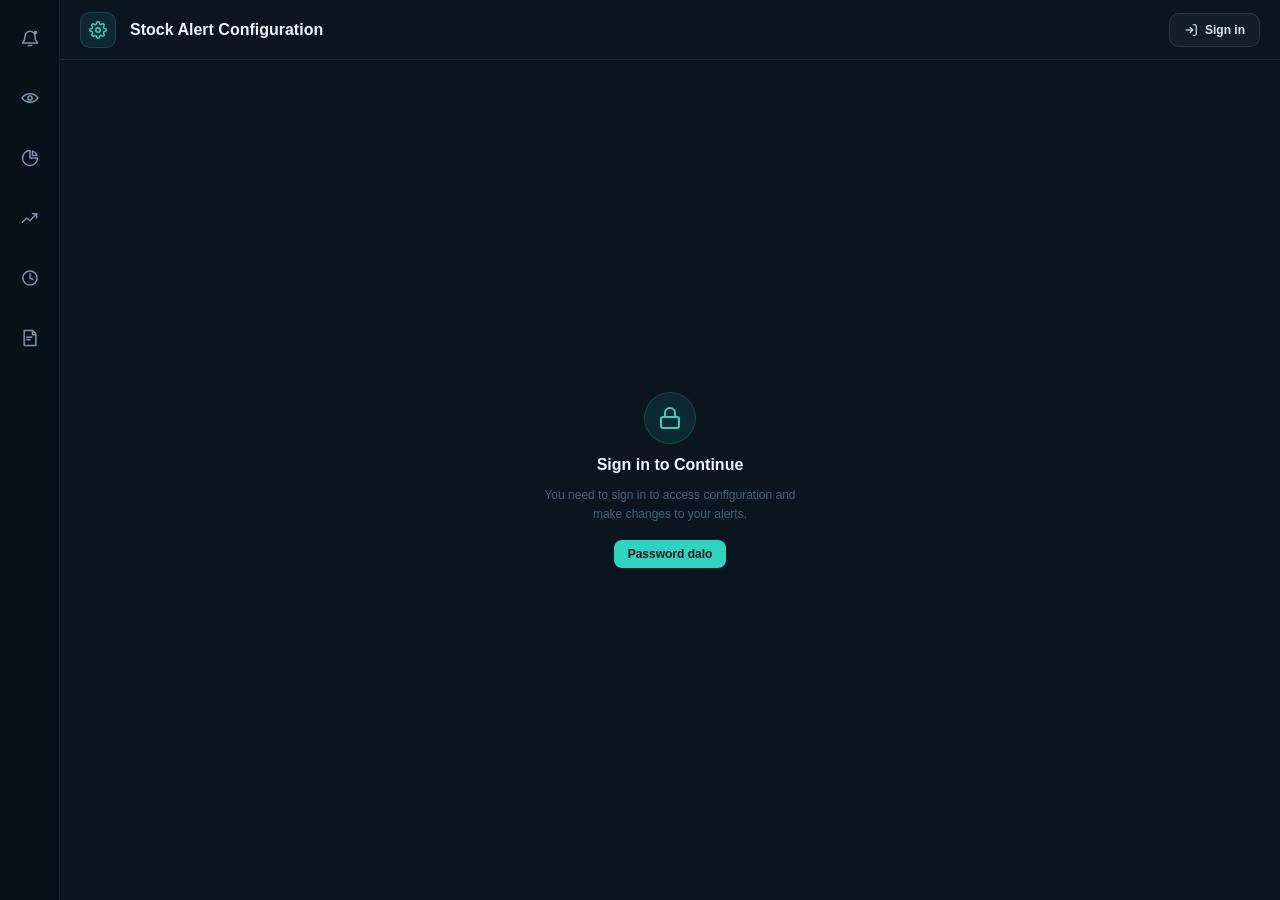
<file: dashboard/stock-config.html>
<!DOCTYPE html>
<html lang="en">
<head>
  <meta charset="UTF-8">
  <meta name="viewport" content="width=device-width, initial-scale=1">
    <link rel="stylesheet" href="css/universal-search.css">
  <title>Stock Alert Configuration</title>
  <style>
    :root { --watch: #2DD4BF; --triggered: #FF5C6C; }
    *, *::before, *::after { box-sizing: border-box; margin: 0; padding: 0; }
    html, body { height: 100%; font-family: -apple-system, 'Segoe UI', Roboto, Arial, sans-serif; font-size: 13px; background: #0b1520; color: #dce8f4; }
    a { text-decoration: none; color: inherit; }
    button { font-family: inherit; cursor: pointer; border: none; background: none; }
    input, select { font-family: inherit; }

    .shell { display: flex; height: 100vh; overflow: hidden; }
    .sb { width: 60px; flex-shrink: 0; background: #07111a; border-right: 1px solid rgba(255,255,255,.06); display: flex; flex-direction: column; position: relative; z-index: 1000; }
    .sb-nav { display: flex; flex-direction: column; padding: 12px 0; gap: 8px; height: 100%; }
    .sb-link { width: 44px; height: 44px; margin: 4px auto; display: flex; align-items: center; justify-content: center; padding: 0; border-radius: 14px; position: relative; color: #7f92a6; transition: background .18s, color .18s, transform .18s; }
    .sb-link:hover { background: #122233; color: #fff; transform: translateY(-1px); }
    .sb-link.active { background: rgba(45,212,191,.12); border: 1px solid rgba(45,212,191,.18); box-shadow: inset 0 0 0 1px rgba(45,212,191,.04), 0 0 16px rgba(45,212,191,.08); color: #2DD4BF; }
    .sb-link svg { width: 20px; height: 20px; display: block; }
    .sb-link::after { content: attr(data-title); position: absolute; left: 58px; top: 50%; transform: translateY(-50%) translateX(-8px); background: #111c28; color: #fff; font-size: 13px; font-weight: 500; white-space: nowrap; padding: 8px 12px; border-radius: 8px; border: 1px solid rgba(255,255,255,.08); box-shadow: 0 8px 24px rgba(0,0,0,.35); opacity: 0; pointer-events: none; transition: opacity .18s, transform .18s; z-index: 999; }
    .sb-link:hover::after { opacity: 1; transform: translateY(-50%) translateX(0); }

    .app-main { flex: 1; display: flex; flex-direction: column; height: 100vh; overflow: hidden; min-width: 0; }
    .topbar { display: flex; align-items: center; justify-content: space-between; gap: 16px; padding: 0 20px; height: 60px; border-bottom: 1px solid rgba(255,255,255,.07); background: #0b1520; flex-shrink: 0; }
    .topbar-left { display: flex; align-items: center; gap: 14px; min-width: 0; }
    .topbar-icon { width: 36px; height: 36px; border-radius: 10px; background: rgba(45,212,191,.1); border: 1px solid rgba(45,212,191,.18); display: flex; align-items: center; justify-content: center; color: #2DD4BF; flex-shrink: 0; }
    .topbar-icon svg { width: 18px; height: 18px; }
    .topbar-title h1 { font-size: 16px; font-weight: 700; color: #edf5ff; }
    .topbar-title p { font-size: 11px; color: #4a6075; margin-top: 1px; }
    .topbar-right { display: flex; align-items: center; gap: 10px; flex-shrink: 0; }

    .btn-primary { display: inline-flex; align-items: center; gap: 6px; padding: 7px 14px; border-radius: 8px; background: #2DD4BF; color: #0b1520; font-size: 12px; font-weight: 600; cursor: pointer; border: none; transition: opacity .18s; }
    .btn-primary:hover { opacity: .88; }
    .btn-ghost { display: inline-flex; align-items: center; gap: 6px; padding: 7px 12px; border-radius: 8px; background: rgba(255,255,255,.05); border: 1px solid rgba(255,255,255,.1); color: #dce8f4; font-size: 12px; cursor: pointer; transition: background .18s; }
    .btn-ghost:hover { background: rgba(255,255,255,.1); }
    .btn-icon { width: 28px; height: 28px; border-radius: 6px; display: flex; align-items: center; justify-content: center; border: 1px solid rgba(255,255,255,.08); background: rgba(255,255,255,.04); color: #7f92a6; cursor: pointer; transition: background .18s, color .18s; flex-shrink: 0; }
    .btn-icon:hover { background: rgba(255,255,255,.1); color: #fff; }
    .btn-icon.edit:hover { color: #2DD4BF; border-color: rgba(45,212,191,.3); }

    .sign-in-btn, .sign-out-btn { align-items: center; gap: 7px; padding: 7px 14px; border-radius: 8px; background: rgba(255,255,255,.05); border: 1px solid rgba(255,255,255,.1); color: #dce8f4; font-size: 12px; cursor: pointer; transition: background .18s; }
    .sign-in-btn { display: inline-flex; }
    .sign-out-btn { display: none; }
    .sign-in-btn:hover, .sign-out-btn:hover { background: rgba(255,255,255,.1); }
    .whoami-chip { display: none; align-items: center; gap: 6px; padding: 5px 10px; border-radius: 20px; background: rgba(45,212,191,.08); border: 1px solid rgba(45,212,191,.18); font-size: 11px; color: #2DD4BF; }
    .whoami-chip svg { width: 12px; height: 12px; }
    .last-updated { display: flex; align-items: center; gap: 6px; font-size: 11px; color: #4a6075; }
    .last-updated svg { width: 13px; height: 13px; }

    /* ── Price source toggle (Kotak / NSE) ── */
    .provider-toggle { display: inline-flex; align-items: center; gap: 4px; padding: 4px; border-radius: 999px; background: #122233; border: 1px solid rgba(255,255,255,.07); }
    .provider-seg { display: inline-flex; align-items: center; gap: 6px; padding: 6px 14px; border-radius: 999px; border: 1px solid transparent; background: transparent; color: #5a7080; font-size: 12px; font-weight: 700; transition: background .15s, color .15s, border-color .15s, box-shadow .15s; }
    .provider-seg svg { width: 15px; height: 15px; }
    .provider-seg:hover { color: #dce8f4; }
    .provider-seg.active { background: linear-gradient(135deg, rgba(45,212,191,.35), rgba(45,212,191,.12)); border-color: rgba(45,212,191,.45); color: #edf5ff; box-shadow: 0 0 14px rgba(45,212,191,.25); }
    .provider-seg.active svg { color: #2DD4BF; }
    body.logged-out .provider-toggle { display: none; }
    .provider-options { display: flex; gap: 10px; margin-bottom: 6px; }
    .provider-option { flex: 1; display: flex; align-items: center; justify-content: center; gap: 8px; padding: 13px 12px; border-radius: 12px; border: 1px solid rgba(255,255,255,.1); background: #122233; color: #dce8f4; font-size: 14px; font-weight: 700; transition: border-color .15s, background .15s, box-shadow .15s, color .15s; }
    .provider-option svg { width: 16px; height: 16px; }
    .provider-option:hover { border-color: rgba(255,255,255,.25); }
    .provider-option.selected { border-color: transparent; background: linear-gradient(135deg, #34E4A0, #16B37B); color: #06231A; box-shadow: 0 0 18px rgba(45,212,191,.3); }
    .provider-modal-msg { min-height: 16px; font-size: 12px; margin-top: 10px; color: #FF5C6C; }

    .cfg-body { display: flex; flex: 1; min-height: 0; overflow: hidden; }
    .cfg-main { flex: 1; display: flex; flex-direction: column; min-width: 0; overflow: hidden; }

    .kpi-row { display: grid; grid-template-columns: repeat(4, 1fr); gap: 12px; padding: 16px 20px 12px; flex-shrink: 0; }
    .kpi-card { background: #0e1d2b; border: 1px solid rgba(255,255,255,.07); border-radius: 10px; padding: 14px 16px; display: flex; align-items: center; gap: 12px; transition: border-color .18s, background .18s, transform .18s; user-select: none; }
    .kpi-card.clickable { cursor: pointer; }
    .kpi-card.clickable:hover { background: #112334; transform: translateY(-1px); border-color: rgba(255,255,255,.14); }
    .kpi-card.active { border-color: #2DD4BF; background: rgba(45,212,191,.07); box-shadow: 0 0 0 1px rgba(45,212,191,.25), 0 0 18px rgba(45,212,191,.08); }
    .kpi-card.active.red { border-color: #FF5C6C; background: rgba(255,92,108,.07); box-shadow: 0 0 0 1px rgba(255,92,108,.25), 0 0 18px rgba(255,92,108,.08); }
    .kpi-card.active.purple { border-color: #8B5CF6; background: rgba(139,92,246,.07); box-shadow: 0 0 0 1px rgba(139,92,246,.25), 0 0 18px rgba(139,92,246,.08); }
    .kpi-icon { width: 40px; height: 40px; border-radius: 10px; display: flex; align-items: center; justify-content: center; flex-shrink: 0; }
    .kpi-icon svg { width: 20px; height: 20px; }
    .kpi-icon.blue, .kpi-icon.teal { background: rgba(45,212,191,.1); color: #2DD4BF; }
    .kpi-icon.red { background: rgba(255,92,108,.1); color: #FF5C6C; }
    .kpi-card.active.amber { border-color: #F5A623; background: rgba(245,166,35,.07); box-shadow: 0 0 0 1px rgba(245,166,35,.25), 0 0 18px rgba(245,166,35,.08); }
    .kpi-icon.amber { background: rgba(245,166,35,.1); color: #F5A623; }
    .dist-was { display:block; font-size:10px; font-weight:600; color:#5a7080; margin-top:2px; }
    .kpi-card.active.orange { border-color: #FB923C; background: rgba(251,146,60,.07); box-shadow: 0 0 0 1px rgba(251,146,60,.25), 0 0 18px rgba(251,146,60,.08); }
    .kpi-icon.orange { background: rgba(251,146,60,.1); color: #FB923C; }
    .kpi-icon.purple { background: rgba(139,92,246,.1); color: #8B5CF6; }
    .kpi-val { font-size: 22px; font-weight: 800; color: #edf5ff; line-height: 1; }
    .kpi-label { font-size: 11px; color: #4a6075; margin-top: 2px; }

    .cfg-table-wrap { flex: 1; min-height: 0; overflow: hidden; margin: 0 20px 16px; background: #0e1d2b; border: 1px solid rgba(255,255,255,.07); border-radius: 10px; display: flex; flex-direction: column; }
    .cfg-table-scroll { flex: 1; overflow-y: auto; overflow-x: auto; }
    .cfg-table-scroll::-webkit-scrollbar { width: 5px; height: 5px; }
    .cfg-table-scroll::-webkit-scrollbar-thumb { background: rgba(255,255,255,.08); border-radius: 4px; }

    table { width: 100%; border-collapse: collapse; }
    thead th { position: sticky; top: 0; z-index: 2; background: #0a1622; padding: 10px 14px; text-align: left; font-size: 10px; font-weight: 700; text-transform: uppercase; letter-spacing: .07em; color: #4a6075; border-bottom: 1px solid rgba(255,255,255,.07); white-space: nowrap; }
    thead th.num { text-align: right; }
    thead th.sortable { cursor: pointer; user-select: none; transition: color .15s; }
    thead th.sortable:hover { color: #8fa3bc; }
    thead th .sort-ic { display: inline-block; min-width: 10px; margin-left: 4px; font-size: 9px; opacity: .55; }
    thead th.sort-active { color: #9fb5c8; }
    thead th.sort-active .sort-ic { color: #2DD4BF; opacity: 1; }
    tbody tr { border-bottom: 1px solid rgba(255,255,255,.04); transition: background .12s; }
    tbody tr:hover { background: rgba(255,255,255,.025); }
    tbody td { padding: 9px 14px; font-size: 12px; vertical-align: middle; }
    tbody td.num { text-align: right; font-variant-numeric: tabular-nums; }

    .sym-avatar { width: 28px; height: 28px; border-radius: 50%; display: flex; align-items: center; justify-content: center; font-size: 10px; font-weight: 700; color: #fff; flex-shrink: 0; overflow: hidden; }
    .sym-logo-wrap { width: 28px; height: 28px; position: relative; flex: 0 0 28px; }
    .sym-logo { width: 28px; height: 28px; border-radius: 50%; object-fit: contain; background: #fff; padding: 2px; display: block; }
    .stock-link { display: flex; align-items: center; gap: 8px; }
    .sym-text { font-size: 12px; font-weight: 600; color: #dce8f4; }
    .sym-link { color: #dce8f4; text-decoration: none; transition: color .15s; }
    .sym-link:hover { color: #2DD4BF; text-decoration: underline; text-underline-offset: 3px; text-decoration-color: rgba(45,212,191,.6); }

    .badge { display: inline-flex; align-items: center; gap: 5px; padding: 3px 9px; border-radius: 20px; font-size: 11px; font-weight: 600; white-space: nowrap; }
    .badge svg { width: 11px; height: 11px; }
    .b-triggered { background: rgba(255,92,108,.12); color: #FF5C6C; border: 1px solid rgba(255,92,108,.25); }
    .b-near { background: rgba(245,166,35,.1); color: #F5A623; border: 1px solid rgba(245,166,35,.25); }
    .b-watch { background: rgba(45,212,191,.1); color: #2DD4BF; border: 1px solid rgba(45,212,191,.25); }
    .b-far { background: rgba(90,112,128,.08); color: #5a7080; border: 1px solid rgba(90,112,128,.2); }

    .price { font-size: 12px; font-weight: 600; color: #edf5ff; }
    .change-pct { font-size: 10px; font-weight: 600; }
    .change-pct.up { color: var(--watch); }
    .change-pct.down { color: var(--triggered); }
    .price-cell { display: flex; flex-direction: column; align-items: flex-end; line-height: 1.35; }

    .action-cell { display: flex; align-items: center; gap: 5px; justify-content: flex-end; }
    .dot-menu { position: relative; }
    .dot-menu-btn { width: 28px; height: 28px; border-radius: 6px; display: flex; align-items: center; justify-content: center; border: 1px solid rgba(255,255,255,.08); background: rgba(255,255,255,.04); color: #7f92a6; cursor: pointer; }
    .dot-menu-btn:hover { background: rgba(255,255,255,.1); color: #fff; }
    .dot-menu-popup { position: absolute; right: 0; top: 32px; z-index: 50; background: #0f1c28; border: 1px solid rgba(255,255,255,.1); border-radius: 8px; box-shadow: 0 8px 24px rgba(0,0,0,.4); min-width: 170px; padding: 4px; display: none; }
    .dot-menu-popup.open { display: block; }
    .dot-menu-item { display: flex; align-items: center; gap: 8px; padding: 8px 10px; border-radius: 6px; font-size: 12px; cursor: pointer; color: #dce8f4; transition: background .12s; width: 100%; text-align: left; border: none; background: none; font-family: inherit; }
    .dot-menu-item:hover { background: rgba(255,255,255,.06); }
    .dot-menu-item.danger { color: #FF5C6C; }
    .dot-menu-item svg { width: 13px; height: 13px; }

    .modal-overlay { display: none; position: fixed; inset: 0; background: rgba(0,0,0,.65); align-items: center; justify-content: center; z-index: 1000; }
    .modal-overlay.open { display: flex; }
    .modal-box { background: #0f1c28; border: 1px solid rgba(255,255,255,.1); border-radius: 14px; padding: 24px; width: 100%; max-width: 420px; position: relative; }
    .modal-box h2 { font-size: 15px; font-weight: 700; color: #edf5ff; margin-bottom: 4px; }
    .modal-box .modal-hint { font-size: 11px; color: #4a6075; margin-bottom: 18px; }
    .modal-close { position: absolute; top: 14px; right: 14px; width: 28px; height: 28px; border-radius: 6px; background: rgba(255,255,255,.06); border: none; cursor: pointer; display: flex; align-items: center; justify-content: center; color: #7f92a6; }
    .modal-close:hover { background: rgba(255,255,255,.12); color: #fff; }
    .form-group { margin-bottom: 14px; }
    .form-group label { display: block; font-size: 10px; font-weight: 700; text-transform: uppercase; letter-spacing: .07em; color: #4a6075; margin-bottom: 5px; }
    .form-group label span.req { color: #FF5C6C; }
    .form-control { width: 100%; background: rgba(255,255,255,.05); border: 1px solid rgba(255,255,255,.1); border-radius: 7px; padding: 8px 11px; color: #dce8f4; font-size: 12px; outline: none; transition: border-color .18s; }
    .form-control:focus { border-color: #2DD4BF; }
    .form-control::placeholder { color: #4a6075; }
    select.form-control option { background: #0f1c28; }
    .market-type-row { display: flex; gap: 8px; }
    .mtype-btn { flex: 1; padding: 8px; border-radius: 7px; border: 1px solid rgba(255,255,255,.1); background: rgba(255,255,255,.04); color: #7f92a6; font-size: 12px; font-weight: 600; cursor: pointer; transition: all .18s; }
    .mtype-btn.active { background: rgba(45,212,191,.12); border-color: rgba(45,212,191,.3); color: #2DD4BF; }
    .modal-actions { display: flex; gap: 8px; margin-top: 20px; }
    .modal-actions button { flex: 1; padding: 9px; border-radius: 8px; font-size: 13px; font-weight: 600; cursor: pointer; }
    .btn-cancel { background: rgba(255,255,255,.05); border: 1px solid rgba(255,255,255,.1); color: #dce8f4; }
    .btn-cancel:hover { background: rgba(255,255,255,.1); }
    .btn-confirm { background: #2DD4BF; border: none; color: #0b1520; }
    .btn-confirm:hover { opacity: .88; }
    .btn-confirm.danger { background: #FF5C6C; color: #fff; }
    .btn-confirm.danger:hover { opacity: .88; }
    .stock-add-row { display: flex; gap: 8px; margin-bottom: 10px; }
    .stock-add-row .form-control { flex: 1; }
    .stocks-list { display: flex; flex-direction: column; gap: 6px; max-height: 160px; overflow-y: auto; margin-top: 8px; }
    .stock-item { display: flex; align-items: center; gap: 8px; padding: 6px 10px; background: rgba(255,255,255,.04); border: 1px solid rgba(255,255,255,.07); border-radius: 7px; font-size: 12px; }
    .stock-item-sym { font-weight: 700; color: #dce8f4; flex: 1; }
    .stock-item-price { color: #4a6075; }
    .stock-item-del { color: #FF5C6C; background: none; border: none; cursor: pointer; font-size: 14px; padding: 0 2px; }
    .error-text { font-size: 11px; color: #FF5C6C; margin-top: 4px; min-height: 14px; }
    .login-modal { max-width: 300px; }
    .login-modal h2 { font-size: 14px; }

    .toast { position: fixed; bottom: 24px; left: 50%; transform: translateX(-50%) translateY(16px); background: #0f1c28; border: 1px solid rgba(45,212,191,.3); border-radius: 10px; padding: 10px 18px; display: flex; align-items: center; gap: 10px; font-size: 13px; font-weight: 600; color: #2DD4BF; box-shadow: 0 8px 32px rgba(0,0,0,.4); z-index: 2000; opacity: 0; pointer-events: none; transition: opacity .2s, transform .2s; }
    .toast.show { opacity: 1; transform: translateX(-50%) translateY(0); }
    .toast svg { width: 16px; height: 16px; }
    .toast.error { color: #FF5C6C; border-color: rgba(255,92,108,.3); }

    .loading-row td { text-align: center; padding: 32px; color: #4a6075; }
    .spinner { display: inline-block; width: 18px; height: 18px; border: 2px solid rgba(255,255,255,.1); border-top-color: #2DD4BF; border-radius: 50%; animation: spin .7s linear infinite; }
    @keyframes spin { to { transform: rotate(360deg); } }

    .auth-gate { display: none; flex-direction: column; align-items: center; justify-content: center; flex: 1; gap: 12px; text-align: center; padding: 40px; }
    .auth-gate.visible { display: flex; }
    body.logged-out .sector-panel, body.logged-out .kpi-row, body.logged-out .cfg-table-wrap { display: none !important; }
    .auth-gate h2 { font-size: 16px; font-weight: 700; color: #edf5ff; }
    .auth-gate p { font-size: 12px; color: #4a6075; max-width: 280px; line-height: 1.6; }

    /* Sector sidebar */
    .sector-panel { width: 300px; flex-shrink: 0; margin: 16px 0 16px 16px; background: #0b1825; border: 1px solid rgba(255,255,255,.07); border-radius: 14px; padding: 16px; display: flex; flex-direction: column; gap: 12px; overflow: hidden; }
    .sp-search { display: flex; align-items: center; gap: 8px; padding: 9px 12px; background: rgba(255,255,255,.03); border: 1px solid rgba(255,255,255,.08); border-radius: 10px; }
    .sp-search svg { width: 14px; height: 14px; color: #4a6075; flex-shrink: 0; }
    .sp-search input { background: none; border: none; outline: none; color: #dce8f4; font-size: 12px; width: 100%; }
    .sp-search input::placeholder { color: #4a6075; }
    .sp-title { font-size: 10px; font-weight: 700; letter-spacing: .1em; text-transform: uppercase; color: #4a6075; padding: 0 4px; }
    .sp-list { display: flex; flex-direction: column; gap: 4px; overflow-y: auto; min-height: 0; flex: 1; }
    .sp-list::-webkit-scrollbar { width: 4px; }
    .sp-list::-webkit-scrollbar-thumb { background: rgba(255,255,255,.08); border-radius: 4px; }
    .sp-item { display: flex; align-items: center; gap: 8px; padding: 8px 10px; border-radius: 12px; cursor: pointer; color: #6b8197; border: 1px solid transparent; transition: background .15s, color .15s; text-align: left; width: 100%; position: relative; }
    .sp-item:hover { background: rgba(255,255,255,.04); color: #dce8f4; }
    .sp-item.active { background: linear-gradient(135deg, rgba(45,212,191,.18), rgba(45,212,191,.05)); border-color: rgba(45,212,191,.2); color: #2DD4BF; font-weight: 700; }
    .sp-ico { width: 34px; height: 34px; border-radius: 10px; display: flex; align-items: center; justify-content: center; flex-shrink: 0; }
    .sp-ico svg { width: 16px; height: 16px; }
    .sp-name { flex: 1; font-size: 13px; font-weight: inherit; min-width: 0; overflow: hidden; text-overflow: ellipsis; white-space: nowrap; }
    .sp-count { font-size: 11px; color: #4a6075; font-variant-numeric: tabular-nums; }
    .sp-item.active .sp-count { color: #2DD4BF; font-weight: 700; }
    .sp-chip { display: inline-flex; align-items: center; gap: 3px; font-size: 11px; font-weight: 700; flex-shrink: 0; }
    .sp-chip svg { width: 12px; height: 12px; }
    .sp-chip.trig { color: #FF5C6C; }
    .sp-chip.near { color: #F5A623; }
    .sp-chip.zero { opacity: .35; }
    .sp-count { min-width: 22px; text-align: right; }
    .sector-badge { display: inline-flex; align-items: center; gap: 6px; font-size: 11px; font-weight: 600; padding: 3px 10px 3px 8px; border-radius: 16px; border: 1px solid; white-space: nowrap; }
    .sector-badge svg { width: 12px; height: 12px; flex-shrink: 0; }
    .sp-empty { font-size: 11px; color: #4a6075; padding: 8px 10px; }

    /* Delete sheet button on sidebar */
    .sp-delete-btn { width: 22px; height: 22px; border-radius: 5px; display: flex; align-items: center; justify-content: center; background: none; border: none; color: #5a7080; cursor: pointer; flex-shrink: 0; opacity: 0; transition: opacity .15s, background .15s, color .15s; pointer-events: none; }
    .sp-item:hover .sp-delete-btn { opacity: 1; pointer-events: auto; }
    .sp-item.active .sp-delete-btn { opacity: 0.5; pointer-events: auto; }
    .sp-delete-btn:hover { background: rgba(255,92,108,.15); color: #FF5C6C !important; opacity: 1 !important; }
    .sp-delete-btn svg { width: 12px; height: 12px; }

    /* Table header bar */
    .tbl-bar { display: flex; align-items: center; justify-content: space-between; gap: 10px; padding: 12px 16px; border-bottom: 1px solid rgba(255,255,255,.07); flex-wrap: wrap; flex-shrink: 0; }
    .tbl-showing { font-size: 12px; color: #6b8197; }
    .tbl-showing b { color: #dce8f4; font-weight: 600; }
    .tbl-actions { display: flex; gap: 8px; }
    .tb-btn { display: inline-flex; align-items: center; gap: 6px; padding: 7px 12px; border-radius: 8px; background: rgba(45,212,191,.08); border: 1px solid rgba(45,212,191,.25); color: #2DD4BF; font-size: 12px; font-weight: 600; cursor: pointer; transition: background .15s; }
    .tb-btn:hover { background: rgba(45,212,191,.16); }
    .tb-btn.primary { background: #2DD4BF; color: #0b1520; border-color: #2DD4BF; }
    .tb-btn.primary:hover { opacity: .88; background: #2DD4BF; }
    .tb-btn.filt { background: rgba(255,255,255,.04); border-color: rgba(255,255,255,.1); color: #dce8f4; }
    .tb-btn.filt svg { color: #F5A623; }
    .tb-btn.filt:hover { background: rgba(255,255,255,.09); }
    .tb-btn.filt.active { background: rgba(245,166,35,.12); border-color: rgba(245,166,35,.45); color: #F5A623; }
    .filt-count { font-size: 10px; font-weight: 700; padding: 1px 6px; border-radius: 8px; background: rgba(245,166,35,.15); color: #F5A623; }
    .tb-btn.sort { background: rgba(255,255,255,.04); border-color: rgba(255,255,255,.1); color: #dce8f4; }
    .tb-btn.sort svg { color: #2DD4BF; }
    .tb-btn.sort:hover { background: rgba(255,255,255,.09); }
    .tb-btn.sort.active { background: rgba(45,212,191,.12); border-color: rgba(45,212,191,.4); color: #2DD4BF; }
    .tb-btn .sb-arrow { font-size: 11px; opacity: .8; }
    /* Traded / Known indicators */
    .tb-btn.filt.f-traded svg { color: #34D399; }
    .tb-btn.filt.f-known svg { color: #5BA8FF; }
    .tb-btn.filt.f-traded.active { background: rgba(52,211,153,.13); border-color: rgba(52,211,153,.5); color: #34D399; }
    .tb-btn.filt.f-known.active { background: rgba(91,168,255,.13); border-color: rgba(91,168,255,.5); color: #5BA8FF; }
    .tb-btn.f-traded .filt-count { background: rgba(52,211,153,.15); color: #34D399; }
    .tb-btn.f-known .filt-count { background: rgba(91,168,255,.15); color: #5BA8FF; }
    .trade-flag { display: inline-flex; align-items: center; justify-content: center; width: 18px; height: 18px; border-radius: 50%; background: rgba(52,211,153,.15); border: 1px solid rgba(52,211,153,.4); color: #34D399; flex: 0 0 18px; }
    .trade-flag svg { width: 10px; height: 10px; }
    .trade-flag.known { background: rgba(91,168,255,.15); border-color: rgba(91,168,255,.4); color: #5BA8FF; }
    .flag-grid { display: grid; grid-template-columns: 1fr 1fr; gap: 10px; margin-bottom: 14px; }
    .flag-opt { display: flex; align-items: center; gap: 10px; padding: 9px 11px; border-radius: 8px; background: rgba(255,255,255,.04); border: 1px solid rgba(255,255,255,.1); cursor: pointer; user-select: none; transition: background .15s, border-color .15s; }
    .flag-opt:hover { background: rgba(255,255,255,.07); }
    .flag-opt input { position: absolute; opacity: 0; pointer-events: none; }
    .flag-opt .flag-box { width: 16px; height: 16px; border-radius: 4px; border: 1.5px solid #4a6075; flex: 0 0 16px; display: flex; align-items: center; justify-content: center; transition: all .15s; }
    .flag-opt .flag-box::after { content: ""; width: 8px; height: 4px; border-left: 2px solid #0b1520; border-bottom: 2px solid #0b1520; transform: rotate(-45deg) translate(1px,-1px); opacity: 0; }
    .flag-opt input:checked + .flag-box::after { opacity: 1; }
    .flag-opt.traded input:checked ~ .flag-box { background: #34D399; border-color: #34D399; }
    .flag-opt.known input:checked ~ .flag-box { background: #5BA8FF; border-color: #5BA8FF; }
    .flag-opt:has(input:checked).traded { border-color: rgba(52,211,153,.45); background: rgba(52,211,153,.08); }
    .flag-opt:has(input:checked).known { border-color: rgba(91,168,255,.45); background: rgba(91,168,255,.08); }
    .flag-opt .flag-txt { font-size: 12px; font-weight: 600; color: #dce8f4; line-height: 1.25; }
    .flag-opt .flag-txt small { display: block; font-size: 10px; font-weight: 400; color: #4a6075; }
    .manage-sheet-wrap { position: relative; }
    .manage-sheet-popup { display: none; position: absolute; right: 0; top: calc(100% + 6px); z-index: 100; background: #0f1c28; border: 1px solid rgba(255,255,255,.1); border-radius: 10px; box-shadow: 0 8px 24px rgba(0,0,0,.4); min-width: 180px; padding: 4px; }
    .manage-sheet-popup.open { display: block; }
    .manage-sheet-item { display: flex; align-items: center; gap: 9px; padding: 9px 12px; border-radius: 7px; font-size: 12px; font-weight: 600; cursor: pointer; color: #dce8f4; transition: background .12s; width: 100%; text-align: left; border: none; background: none; font-family: inherit; }
    .manage-sheet-item svg { width: 14px; height: 14px; flex-shrink: 0; }
    .manage-sheet-item:hover { background: rgba(255,255,255,.06); }
    .manage-sheet-item.danger { color: #FF5C6C; }
    .manage-sheet-item.danger:hover { background: rgba(255,92,108,.1); }
    input[type=number] { -moz-appearance: textfield; appearance: textfield; }
    input[type=number]::-webkit-outer-spin-button, input[type=number]::-webkit-inner-spin-button { -webkit-appearance: none; margin: 0; }
    tbody td.alert-cell { cursor: cell; }
    tbody td.alert-cell:not(.editing):hover { background: rgba(45,212,191,.06); box-shadow: inset 0 0 0 1px rgba(45,212,191,.3); }
    tbody td.alert-cell.editing { background: rgba(45,212,191,.06); }
    .inline-input { width: 96px; background: rgba(255,255,255,.05); border: 1px solid #2DD4BF; border-radius: 6px; padding: 5px 8px; color: #edf5ff; font-size: 12px; text-align: right; outline: none; font-variant-numeric: tabular-nums; box-shadow: 0 0 0 3px rgba(45,212,191,.12); }
    .btn-icon.save { color: #2DD4BF; border-color: rgba(45,212,191,.4); background: rgba(45,212,191,.1); }
    .btn-icon.save:hover { background: rgba(45,212,191,.2); color: #2DD4BF; }
    .btn-icon.cancel:hover { color: #FF5C6C; border-color: rgba(255,92,108,.3); }
    .kpi-sub { font-size: 10px; color: #8B5CF6; margin-top: 3px; font-weight: 600; }

    /* Delete sheet confirm modal */
    .delete-sheet-modal { max-width: 360px; }
    .delete-sheet-modal .warning-icon { width: 44px; height: 44px; border-radius: 50%; background: rgba(255,92,108,.1); border: 1px solid rgba(255,92,108,.2); display: flex; align-items: center; justify-content: center; color: #FF5C6C; margin-bottom: 14px; }
    .delete-sheet-modal .warning-icon svg { width: 22px; height: 22px; }

    /* Move stock modal */
    .move-stock-info { display: flex; align-items: center; gap: 10px; padding: 10px 12px; background: rgba(255,255,255,.03); border: 1px solid rgba(255,255,255,.07); border-radius: 8px; margin-bottom: 16px; font-size: 12px; }
    .move-stock-info .sym { font-weight: 700; color: #edf5ff; }
    .move-stock-info .from-sheet { color: #4a6075; }
    .move-arrow { color: #2DD4BF; font-size: 16px; margin: 0 4px; }

    @media (max-width: 900px) { .kpi-row { grid-template-columns: repeat(2, 1fr); } .cfg-body { flex-direction: column; overflow-y: auto; } .sector-panel { width: auto; margin: 12px 12px 0; max-height: 240px; } .cfg-main { overflow: visible; } .cfg-table-wrap { min-height: 420px; } }
    @media (max-width: 600px) { .kpi-row { gap: 8px; padding: 12px 12px 8px; } .cfg-table-wrap { margin: 0 12px 12px; } }

    /* ── Topbar controls: one height, one radius, one type size ── */
    .topbar-right { gap: 10px; }
    .topbar-right .last-updated { font-size: 12px; color: #5a7080; margin-right: 4px; white-space: nowrap; }
    .topbar-right .last-updated svg { width: 14px; height: 14px; }

    .topbar-right .provider-toggle { height: 34px; padding: 3px; gap: 2px; border-radius: 10px; background: rgba(255,255,255,.04); border: 1px solid rgba(255,255,255,.1); }
    .topbar-right .provider-seg { height: 26px; padding: 0 14px; border-radius: 7px; font-size: 12px; font-weight: 600; color: #7f92a6; border: 1px solid transparent; box-shadow: none; }
    .topbar-right .provider-seg svg { display: none; }
    .topbar-right .provider-seg:hover { color: #dce8f4; }
    .topbar-right .provider-seg.active { background: rgba(45,212,191,.14); border-color: rgba(45,212,191,.3); color: #2DD4BF; box-shadow: none; }

    .topbar-right .whoami-chip,
    .topbar-right .sign-in-btn,
    .topbar-right .sign-out-btn { height: 34px; padding: 0 14px; border-radius: 10px; font-size: 12px; font-weight: 600; line-height: 1; white-space: nowrap; }
    .topbar-right .whoami-chip { background: rgba(45,212,191,.07); border: 1px solid rgba(45,212,191,.22); color: #2DD4BF; gap: 7px; }
    .topbar-right .whoami-chip svg,
    .topbar-right .sign-in-btn svg,
    .topbar-right .sign-out-btn svg { width: 14px; height: 14px; }
    .topbar-right .sign-in-btn,
    .topbar-right .sign-out-btn { background: rgba(255,255,255,.04); border: 1px solid rgba(255,255,255,.1); color: #dce8f4; }
    .topbar-right .sign-in-btn:hover,
    .topbar-right .sign-out-btn:hover { background: rgba(45,212,191,.1); border-color: rgba(45,212,191,.35); color: #2DD4BF; }

    /* ── Topbar Logo Manager button ── */
    .logo-mgr-btn { display: none; align-items: center; gap: 7px; height: 34px; padding: 0 14px; border-radius: 10px; background: rgba(45,212,191,.07); border: 1px solid rgba(45,212,191,.22); color: #2DD4BF; font-size: 12px; font-weight: 600; line-height: 1; white-space: nowrap; transition: background .18s, border-color .18s; }
    .logo-mgr-btn svg { width: 14px; height: 14px; }
    .logo-mgr-btn:hover { background: rgba(45,212,191,.14); border-color: rgba(45,212,191,.45); }

    /* ── Symbol Logo Manager modal ── */
    .lm-box { width: min(1100px, 94vw); max-width: none; max-height: 90vh; padding: 0; display: flex; overflow: hidden; background: #0b1825; }
    .lm-main { flex: 1; min-width: 0; padding: 24px; display: flex; flex-direction: column; overflow: hidden; }
    .lm-head { display: flex; align-items: center; gap: 14px; margin-bottom: 20px; padding-right: 40px; }
    .lm-head-ico { width: 48px; height: 48px; border-radius: 12px; background: rgba(45,212,191,.12); border: 1px solid rgba(45,212,191,.22); color: #2DD4BF; display: flex; align-items: center; justify-content: center; flex-shrink: 0; }
    .lm-head-ico svg { width: 24px; height: 24px; }
    .lm-head h2 { font-size: 17px; margin-bottom: 3px; }
    .lm-head p { font-size: 12px; color: #6b8197; }
    .lm-toolbar { display: flex; gap: 12px; margin-bottom: 16px; }
    .lm-search { flex: 1; display: flex; align-items: center; gap: 10px; padding: 0 14px; height: 40px; background: rgba(255,255,255,.04); border: 1px solid rgba(255,255,255,.1); border-radius: 10px; transition: border-color .18s; }
    .lm-search:focus-within { border-color: #2DD4BF; }
    .lm-search svg { width: 15px; height: 15px; color: #5a7080; flex-shrink: 0; }
    .lm-search input { flex: 1; background: none; border: none; outline: none; color: #dce8f4; font-size: 13px; min-width: 0; }
    .lm-search input::placeholder { color: #4a6075; }
    .lm-select { height: 40px; min-width: 150px; padding: 0 12px; border-radius: 10px; background: rgba(255,255,255,.04); border: 1px solid rgba(255,255,255,.1); color: #dce8f4; font-size: 13px; outline: none; }
    .lm-select option { background: #0f1c28; }
    .lm-add { height: 40px; padding: 0 18px; border-radius: 10px; background: #2DD4BF; color: #0b1520; font-size: 13px; font-weight: 700; display: inline-flex; align-items: center; gap: 7px; white-space: nowrap; transition: opacity .18s; }
    .lm-add:hover { opacity: .88; }
    .lm-add svg { width: 15px; height: 15px; }
    .lm-table-wrap { border: 1px solid rgba(255,255,255,.08); border-radius: 12px; overflow: auto; background: rgba(255,255,255,.015); flex: 1; min-height: 0; }
    .lm-table-wrap::-webkit-scrollbar { width: 5px; height: 5px; }
    .lm-table-wrap::-webkit-scrollbar-thumb { background: rgba(255,255,255,.1); border-radius: 4px; }
    .lm-table { width: 100%; border-collapse: collapse; }
    .lm-table thead th { position: sticky; top: 0; background: #0a1622; padding: 13px 16px; font-size: 10.5px; font-weight: 700; letter-spacing: .08em; text-transform: uppercase; color: #6b8197; text-align: left; border-bottom: 1px solid rgba(255,255,255,.08); z-index: 1; }
    .lm-table tbody tr { border-bottom: 1px solid rgba(255,255,255,.05); transition: background .12s; }
    .lm-table tbody tr:last-child { border-bottom: none; }
    .lm-table tbody tr:hover { background: rgba(255,255,255,.03); }
    .lm-table tbody tr.selected { background: rgba(45,212,191,.07); box-shadow: inset 0 0 0 1px rgba(45,212,191,.45); }
    .lm-table td { padding: 10px 16px; font-size: 13px; vertical-align: middle; }
    .lm-sym { font-weight: 700; color: #edf5ff; }
    .lm-url { color: #9fb5c8; max-width: 260px; overflow: hidden; text-overflow: ellipsis; white-space: nowrap; font-size: 12.5px; }
    .lm-url.none { color: #4a6075; }
    .lm-logo { width: 36px; height: 36px; position: relative; display: block; }
    .lm-logo img { width: 36px; height: 36px; border-radius: 50%; background: #fff; padding: 2px; object-fit: contain; display: block; }
    .lm-logo .sym-avatar { width: 36px; height: 36px; font-size: 12px; }
    .lm-actions { display: flex; align-items: center; gap: 10px; }
    .lm-edit-btn { height: 34px; padding: 0 16px; border-radius: 8px; border: 1px solid rgba(255,255,255,.14); background: rgba(255,255,255,.03); color: #dce8f4; font-size: 12.5px; font-weight: 500; display: inline-flex; align-items: center; gap: 7px; transition: border-color .18s, color .18s, background .18s; }
    .lm-edit-btn svg { width: 13px; height: 13px; }
    .lm-edit-btn:hover { border-color: rgba(45,212,191,.5); color: #2DD4BF; background: rgba(45,212,191,.06); }
    .lm-kebab { width: 28px; height: 34px; border-radius: 6px; color: #7f92a6; display: flex; align-items: center; justify-content: center; transition: background .15s, color .15s; }
    .lm-kebab:hover { background: rgba(255,255,255,.08); color: #fff; }
    .lm-kebab svg { width: 16px; height: 16px; }
    .lm-empty { text-align: center; padding: 40px 16px !important; color: #4a6075; }
    .lm-foot { display: flex; align-items: center; justify-content: space-between; gap: 12px; margin-top: 16px; flex-shrink: 0; }
    .lm-count { font-size: 12px; color: #8fa3bc; }
    .lm-pager { display: flex; align-items: center; gap: 8px; }
    .lm-pg { min-width: 34px; height: 34px; padding: 0 8px; border-radius: 8px; border: 1px solid rgba(255,255,255,.12); background: rgba(255,255,255,.03); color: #dce8f4; font-size: 12.5px; font-weight: 600; display: inline-flex; align-items: center; justify-content: center; transition: border-color .18s, color .18s; }
    .lm-pg:hover:not(:disabled):not(.active) { border-color: rgba(45,212,191,.5); color: #2DD4BF; }
    .lm-pg.active { background: rgba(45,212,191,.16); border-color: #2DD4BF; color: #2DD4BF; }
    .lm-pg:disabled { opacity: .35; cursor: default; }
    .lm-pg svg { width: 14px; height: 14px; }
    .lm-dots { color: #6b8197; padding: 0 2px; }

    .lm-side { width: 340px; flex-shrink: 0; margin: 20px 20px 20px 0; padding: 20px; border-radius: 14px; background: #0f1c28; border: 1px solid rgba(255,255,255,.08); display: none; flex-direction: column; overflow-y: auto; position: relative; }
    .lm-box.editing .lm-side { display: flex; }
    .lm-box.editing > .modal-close { display: none; }
    .lm-box > .modal-close { z-index: 2; }
    .lm-box.editing .lm-main { padding-right: 20px; }
    .lm-side-close { position: absolute; top: 16px; right: 16px; width: 28px; height: 28px; border-radius: 6px; color: #7f92a6; display: flex; align-items: center; justify-content: center; }
    .lm-side-close:hover { background: rgba(255,255,255,.1); color: #fff; }
    .lm-side h3 { font-size: 16px; font-weight: 700; color: #edf5ff; margin-bottom: 14px; padding-right: 34px; }
    .lm-side-id { display: flex; align-items: center; gap: 10px; margin-bottom: 18px; font-weight: 700; color: #edf5ff; font-size: 13px; min-height: 36px; }
    .lm-side-id .lm-logo { width: 36px; height: 36px; }
    .lm-side textarea.form-control { resize: none; line-height: 1.5; min-height: 64px; font-size: 13px; padding: 10px 12px; }
    .lm-side input.form-control { font-size: 13px; padding: 10px 12px; }
    .lm-side input.form-control[readonly] { color: #8fa3bc; cursor: default; }
    .lm-side .form-group label { font-size: 11.5px; text-transform: none; letter-spacing: .02em; color: #dce8f4; font-weight: 600; }
    .lm-preview { height: 112px; border-radius: 10px; border: 1px solid rgba(255,255,255,.1); background: rgba(255,255,255,.02); display: flex; align-items: center; justify-content: center; color: #4a6075; font-size: 12px; }
    .lm-preview img { width: 78px; height: 78px; border-radius: 50%; background: #fff; padding: 4px; object-fit: contain; display: block; }
    .lm-open { display: inline-flex; align-items: center; gap: 8px; color: #2DD4BF; font-size: 13px; margin-top: 12px; align-self: flex-start; }
    .lm-open svg { width: 15px; height: 15px; }
    .lm-open.disabled { opacity: .35; pointer-events: none; }
    .lm-side-actions { margin-top: auto; padding-top: 18px; border-top: 1px solid rgba(255,255,255,.08); display: flex; gap: 12px; }
    .lm-side-actions button { flex: 1; height: 40px; border-radius: 8px; font-size: 13px; font-weight: 600; }
    .lm-side-actions .btn-confirm:disabled { opacity: .55; cursor: default; }
    .lm-side-id:empty { display: none; }
    .lm-sym-hint { font-size: 12px; margin-top: 7px; min-height: 0; display: none; align-items: center; gap: 6px; }
    .lm-sym-hint.show { display: flex; }
    .lm-sym-hint.ok { color: #4ADE80; }
    .lm-sym-hint.warn { color: #F5A623; }
    .lm-sym-hint.dup { color: #FF5C6C; }
    .lm-sym-hint button { color: #2DD4BF; font-weight: 600; font-size: 12px; text-decoration: underline; }
    .lm-suggest { display: none; margin-top: 8px; border: 1px solid rgba(255,255,255,.1); border-radius: 8px; background: rgba(255,255,255,.03); max-height: 190px; overflow-y: auto; }
    .lm-suggest.show { display: block; }
    .lm-suggest::-webkit-scrollbar { width: 4px; }
    .lm-suggest::-webkit-scrollbar-thumb { background: rgba(255,255,255,.12); border-radius: 4px; }
    .lm-sg { width: 100%; display: flex; align-items: center; gap: 10px; padding: 7px 10px; text-align: left; border-bottom: 1px solid rgba(255,255,255,.05); transition: background .12s; }
    .lm-sg:last-child { border-bottom: none; }
    .lm-sg:hover { background: rgba(255,255,255,.06); }
    .lm-sg .lm-logo, .lm-sg .lm-logo img, .lm-sg .lm-logo .sym-avatar { width: 24px; height: 24px; font-size: 9px; }
    .lm-sg-name { flex: 1; min-width: 0; font-size: 12.5px; font-weight: 700; color: #edf5ff; }
    .lm-sg-name small { display: block; font-weight: 400; font-size: 11px; color: #6b8197; overflow: hidden; text-overflow: ellipsis; white-space: nowrap; }
    .lm-sg-tag { font-size: 10.5px; font-weight: 700; padding: 2px 8px; border-radius: 10px; flex-shrink: 0; }
    .lm-sg-tag.has { background: rgba(255,92,108,.12); color: #FF5C6C; }
    .lm-sg-tag.none { background: rgba(245,166,35,.12); color: #F5A623; }
    .lm-menu { position: fixed; z-index: 1200; min-width: 170px; background: #122233; border: 1px solid rgba(255,255,255,.12); border-radius: 10px; padding: 5px; box-shadow: 0 12px 32px rgba(0,0,0,.5); display: none; }
    .lm-menu.open { display: block; }
    .lm-menu button { width: 100%; display: flex; align-items: center; gap: 9px; padding: 9px 11px; border-radius: 7px; color: #dce8f4; font-size: 12.5px; text-align: left; }
    .lm-menu button svg { width: 14px; height: 14px; color: #7f92a6; }
    .lm-menu button:hover { background: rgba(255,255,255,.07); }
    .lm-menu button.danger, .lm-menu button.danger svg { color: #FF5C6C; }
    .lm-menu button.danger:hover { background: rgba(255,92,108,.12); }
    @media (max-width: 900px) {
      .lm-box { flex-direction: column; overflow-y: auto; }
      .lm-main { overflow: visible; padding: 18px; }
      .lm-side { width: auto; margin: 0 18px 18px; }
      .lm-box.editing .lm-main { padding-right: 18px; }
      .lm-toolbar { flex-wrap: wrap; }
      .lm-search { flex-basis: 100%; }
      .lm-foot { flex-direction: column; align-items: flex-start; }
    }
  </style>

</head>
<body class="logged-out">
<div class="shell">

  <aside class="sb">
    <nav class="sb-nav">
      <a href="index.html" class="sb-link" data-title="Dashboard">
        <svg viewBox="0 0 24 24" fill="none" stroke="currentColor" stroke-width="1.8" stroke-linecap="round" stroke-linejoin="round"><path d="M18 10a6 6 0 0 0-12 0c0 7-3 7-3 8h18c0-1-3-1-3-8"/><path d="M10 21h4"/><circle cx="18.5" cy="5.5" r="2.2" fill="currentColor" stroke="none"/></svg>
      </a>
      <a href="watchlist.html" class="sb-link" data-title="Market Watchlist">
        <svg viewBox="0 0 24 24" fill="none" stroke="currentColor" stroke-width="1.8" stroke-linecap="round" stroke-linejoin="round"><path d="M2.5 12s3.5-5 9.5-5 9.5 5 9.5 5-3.5 5-9.5 5-9.5-5-9.5-5Z"/><circle cx="12" cy="12" r="2.5"/></svg>
      </a>
      <a href="admin.html" class="sb-link" data-title="Holdings">
        <svg viewBox="0 0 24 24" fill="none" stroke="currentColor" stroke-width="1.8" stroke-linecap="round" stroke-linejoin="round"><path d="M12 3a9 9 0 1 0 9 9h-9V3Z"/><path d="M15 3.5A9 9 0 0 1 20.5 9H15V3.5Z"/></svg>
      </a>
      <a href="realized-profit.html" class="sb-link" data-title="Realised P&amp;L">
        <svg viewBox="0 0 24 24" fill="none" stroke="currentColor" stroke-width="1.8" stroke-linecap="round" stroke-linejoin="round"><polyline points="3,17 8,12 12,15 20,7"/><polyline points="15,7 20,7 20,12"/></svg>
      </a>
      <a href="gtt-orders.html" class="sb-link" data-title="GTT Orders">
        <svg viewBox="0 0 24 24" fill="none" stroke="currentColor" stroke-width="1.8" stroke-linecap="round" stroke-linejoin="round"><circle cx="12" cy="12" r="8.5"/><path d="M12 7v5l3.5 2"/></svg>
      </a>
      <a href="all-transactions.html" class="sb-link" data-title="All Trades">
        <svg viewBox="0 0 24 24" fill="none" stroke="currentColor" stroke-width="1.8" stroke-linecap="round" stroke-linejoin="round"><path d="M5 3h10l4 4v14H5V3Z"/><path d="M15 3v5h4"/><path d="M8 11h6M8 14h4"/></svg>
      </a>
    </nav>
  </aside>

  <div class="app-main">
    <header class="topbar">
      <div class="topbar-left">
        <div class="topbar-icon">
          <svg viewBox="0 0 24 24" fill="none" stroke="currentColor" stroke-width="2" stroke-linecap="round" stroke-linejoin="round"><circle cx="12" cy="12" r="3"/><path d="M19.4 15a1.65 1.65 0 0 0 .33 1.82l.06.06a2 2 0 0 1-2.83 2.83l-.06-.06a1.65 1.65 0 0 0-1.82-.33 1.65 1.65 0 0 0-1 1.51V21a2 2 0 0 1-4 0v-.09A1.65 1.65 0 0 0 9 19.4a1.65 1.65 0 0 0-1.82.33l-.06.06a2 2 0 0 1-2.83-2.83l.06-.06A1.65 1.65 0 0 0 4.68 15a1.65 1.65 0 0 0-1.51-1H3a2 2 0 0 1 0-4h.09A1.65 1.65 0 0 0 4.6 9a1.65 1.65 0 0 0-.33-1.82l-.06-.06a2 2 0 0 1 2.83-2.83l.06.06A1.65 1.65 0 0 0 9 4.68a1.65 1.65 0 0 0 1-1.51V3a2 2 0 0 1 4 0v.09a1.65 1.65 0 0 0 1 1.51 1.65 1.65 0 0 0 1.82-.33l.06-.06a2 2 0 0 1 2.83 2.83l-.06.06A1.65 1.65 0 0 0 19.4 9a1.65 1.65 0 0 0 1.51 1H21a2 2 0 0 1 0 4h-.09a1.65 1.65 0 0 0-1.51 1z"/></svg>
        </div>
        <div class="topbar-title">
          <h1>Stock Alert Configuration</h1>
        </div>
      </div>
      <div class="topbar-right">
        <div class="provider-toggle" id="providerToggle">
          <button type="button" class="provider-seg" data-value="KOTAK"><svg viewBox="0 0 24 24" fill="none" stroke="currentColor" stroke-width="1.8" stroke-linecap="round" stroke-linejoin="round"><circle cx="12" cy="12" r="9"/><path d="M8.5 8c1.8 0 2.4 1.6 3.5 3.2C13 13 14.5 14 16 14"/><path d="M15.5 8c-1.8 0-2.4 1.6-3.5 3.2C11 13 9.5 14 8 14"/></svg><span>Kotak</span></button>
          <button type="button" class="provider-seg" data-value="NSE"><svg viewBox="0 0 24 24" fill="none" stroke="currentColor" stroke-width="1.8" stroke-linecap="round" stroke-linejoin="round"><path d="M12 2.5l8.5 4.2v10.6L12 21.5l-8.5-4.2V6.7L12 2.5Z"/><path d="M8.7 9.2l3.3 5.6 3.3-5.6"/></svg><span>NSE</span></button>
        </div>
        <button type="button" class="logo-mgr-btn" id="logoMgrBtn" title="Manage symbol logos">
          <svg viewBox="0 0 24 24" fill="none" stroke="currentColor" stroke-width="2" stroke-linecap="round" stroke-linejoin="round"><rect x="3" y="3" width="18" height="18" rx="3"/><circle cx="9" cy="9" r="1.8"/><path d="M21 15l-4.5-4.5L6 21"/></svg>
          Logo Manager
        </button>
        <button class="sign-in-btn" id="signInBtn">
          <svg width="13" height="13" viewBox="0 0 24 24" fill="none" stroke="currentColor" stroke-width="2"><path d="M15 3h4a2 2 0 0 1 2 2v14a2 2 0 0 1-2 2h-4"/><polyline points="10 17 15 12 10 7"/><line x1="15" y1="12" x2="3" y2="12"/></svg>
          Sign in
        </button>
        <button class="sign-out-btn" id="signOutBtn">
          <svg width="13" height="13" viewBox="0 0 24 24" fill="none" stroke="currentColor" stroke-width="2"><path d="M9 21H5a2 2 0 0 1-2-2V5a2 2 0 0 1 2-2h4"/><polyline points="16 17 21 12 16 7"/><line x1="21" y1="12" x2="9" y2="12"/></svg>
          Sign out
        </button>
      </div>
    </header>

    <div class="cfg-body">
      <aside class="sector-panel">
        <div class="sp-search">
          <svg viewBox="0 0 24 24" fill="none" stroke="currentColor" stroke-width="2"><circle cx="11" cy="11" r="8"/><line x1="21" y1="21" x2="16.65" y2="16.65"/></svg>
          <input type="text" id="cfgSearch" placeholder="Search symbol or sector...">
        </div>
        <div class="sp-title">Sectors</div>
        <div class="sp-list" id="sheetTabs"></div>
      </aside>
      <div class="cfg-main">

        <div class="kpi-row" id="kpiRow">
          <div class="kpi-card clickable" data-filter="all" title="Show all alerts">
            <div class="kpi-icon blue"><svg viewBox="0 0 24 24" fill="none" stroke="currentColor" stroke-width="1.8"><path d="M18 8a6 6 0 0 0-12 0c0 5-2 6-2 7h16c0-1-2-2-2-7"/><path d="M10.3 20a1.8 1.8 0 0 0 3.4 0"/></svg></div>
            <div><div class="kpi-val" id="kpiTotal">—</div><div class="kpi-label">Total Alerts</div></div>
          </div>
          <div class="kpi-card clickable red" data-filter="Triggered" title="Show triggered alerts only">
            <div class="kpi-icon red"><svg viewBox="0 0 24 24" fill="none" stroke="currentColor" stroke-width="1.8"><path d="M10.3 20a1.8 1.8 0 0 0 3.4 0"/><path d="M18 8a6 6 0 0 0-12 0c0 5-2 6-2 7h16c0-1-2-2-2-7"/></svg></div>
            <div><div class="kpi-val" id="kpiTriggered" style="color:#FF5C6C">—</div><div class="kpi-label">Triggered Alerts</div></div>
          </div>
          <div class="kpi-card clickable amber" data-filter="UpdatedToday" title="Triggered stocks (dashboard-data) whose distance changed vs stock-config">
            <div class="kpi-icon amber"><svg viewBox="0 0 24 24" fill="none" stroke="currentColor" stroke-width="1.8"><circle cx="12" cy="12" r="9"/><polyline points="12 7 12 12 15 14"/></svg></div>
            <div><div class="kpi-val" id="kpiUpdatedToday" style="color:#F5A623">0</div><div class="kpi-label">updated today</div><div class="kpi-sub" id="kpiUpdatedTodaySub" style="color:#F5A623"></div></div>
          </div>
          <div class="kpi-card clickable orange" data-filter="Near2" title="Stocks within 2% above their alert price (not yet triggered)">
            <div class="kpi-icon orange"><svg viewBox="0 0 24 24" fill="none" stroke="currentColor" stroke-width="1.8"><circle cx="12" cy="12" r="9"/><circle cx="12" cy="12" r="5"/><circle cx="12" cy="12" r="1.2"/></svg></div>
            <div><div class="kpi-val" id="kpiNear2" style="color:#FB923C">0</div><div class="kpi-label">near alert</div><div class="kpi-sub" id="kpiNear2Sub" style="color:#FB923C">within 2% of alert</div></div>
          </div>
        </div>

        <div class="auth-gate" id="authGate">
          <div style="width:52px;height:52px;border-radius:50%;background:rgba(45,212,191,.1);border:1px solid rgba(45,212,191,.18);display:flex;align-items:center;justify-content:center">
            <svg width="24" height="24" viewBox="0 0 24 24" fill="none" stroke="#2DD4BF" stroke-width="2"><rect x="3" y="11" width="18" height="11" rx="2"/><path d="M7 11V7a5 5 0 0 1 10 0v4"/></svg>
          </div>
          <h2>Sign in to Continue</h2>
          <p>You need to sign in to access configuration and make changes to your alerts.</p>
          <button class="btn-primary" id="authGateSignIn" style="margin-top:4px">Password dalo</button>
        </div>

        <div class="cfg-table-wrap" id="cfgTableWrap">
          <div class="tbl-bar">
            <div class="tbl-showing" id="tblShowing">Showing: <b>All</b></div>
            <div class="tbl-actions">
              <button class="tb-btn sort" data-sort="change" data-first="-1" title="Sort by day change"><svg width="13" height="13" viewBox="0 0 24 24" fill="none" stroke="currentColor" stroke-width="2" stroke-linecap="round" stroke-linejoin="round"><polyline points="3 17 9 11 13 15 21 7"/><polyline points="15 7 21 7 21 13"/></svg><span>Day Change</span><span class="sb-arrow">↕</span></button>
              <button class="tb-btn sort" data-sort="closest" data-first="1" title="Sort by closest to alert"><svg width="13" height="13" viewBox="0 0 24 24" fill="none" stroke="currentColor" stroke-width="2" stroke-linecap="round" stroke-linejoin="round"><path d="M7 4v16M3 8l4-4 4 4M17 20V4M13 16l4 4 4-4"/></svg><span>Closest to alert</span><span class="sb-arrow">↕</span></button>
              <button class="tb-btn filt" id="updatedOnlyBtn" title="Show only stocks whose alert was updated (distance differs from dashboard data)"><svg width="13" height="13" viewBox="0 0 24 24" fill="none" stroke="currentColor" stroke-width="2" stroke-linecap="round" stroke-linejoin="round"><polygon points="22 3 2 3 10 12.46 10 19 14 21 14 12.46 22 3"/></svg>Updated <span id="updatedOnlyCount" class="filt-count">0</span></button>
              <button class="tb-btn filt f-traded" id="tradedOnlyBtn" title="Show only traded stocks"><svg width="13" height="13" viewBox="0 0 24 24" fill="none" stroke="currentColor" stroke-width="2" stroke-linecap="round" stroke-linejoin="round"><rect x="2" y="7" width="20" height="14" rx="2"/><path d="M16 7V5a2 2 0 0 0-2-2h-4a2 2 0 0 0-2 2v2"/></svg>Traded <span id="tradedOnlyCount" class="filt-count">0</span></button>
              <button class="tb-btn filt f-known" id="knownOnlyBtn" title="Show only known stocks"><svg width="13" height="13" viewBox="0 0 24 24" fill="none" stroke="currentColor" stroke-width="2" stroke-linecap="round" stroke-linejoin="round"><path d="M19 21l-7-5-7 5V5a2 2 0 0 1 2-2h10a2 2 0 0 1 2 2z"/></svg>Known <span id="knownOnlyCount" class="filt-count">0</span></button>
              <button class="tb-btn filt" id="bulkAlertBtn" title="Lower alert prices for the active card's stocks (Triggered / Updated today / Near alert) in one go"><svg width="13" height="13" viewBox="0 0 24 24" fill="none" stroke="#FF5C6C" stroke-width="2" stroke-linecap="round" stroke-linejoin="round"><polyline points="23 18 13.5 8.5 8.5 13.5 1 6"/><polyline points="17 18 23 18 23 12"/></svg>Bulk Update <span id="bulkCount" class="filt-count">0</span></button>
              <button class="tb-btn" id="addAlertBtn"><svg width="13" height="13" viewBox="0 0 24 24" fill="none" stroke="currentColor" stroke-width="2.5"><line x1="12" y1="5" x2="12" y2="19"/><line x1="5" y1="12" x2="19" y2="12"/></svg>Add Alert</button>
              <div class="manage-sheet-wrap" id="manageSheetWrap">
                <button class="tb-btn primary" id="manageSheetBtn">
                  <svg width="13" height="13" viewBox="0 0 24 24" fill="none" stroke="currentColor" stroke-width="2" stroke-linecap="round" stroke-linejoin="round"><rect x="3" y="3" width="7" height="7" rx="1.2"/><rect x="14" y="3" width="7" height="7" rx="1.2"/><rect x="3" y="14" width="7" height="7" rx="1.2"/><rect x="14" y="14" width="7" height="7" rx="1.2"/></svg>
                  Manage Sheets
                  <svg width="11" height="11" viewBox="0 0 24 24" fill="none" stroke="currentColor" stroke-width="2.5" stroke-linecap="round"><polyline points="6 9 12 15 18 9"/></svg>
                </button>
                <div class="manage-sheet-popup" id="manageSheetPopup">
                  <button class="manage-sheet-item" id="addSheetBtn">
                    <svg viewBox="0 0 24 24" fill="none" stroke="currentColor" stroke-width="2" stroke-linecap="round" stroke-linejoin="round"><line x1="12" y1="5" x2="12" y2="19"/><line x1="5" y1="12" x2="19" y2="12"/></svg>
                    Add New Sheet
                  </button>
                  <button class="manage-sheet-item danger" id="deleteSheetBtn">
                    <svg viewBox="0 0 24 24" fill="none" stroke="currentColor" stroke-width="2" stroke-linecap="round" stroke-linejoin="round"><polyline points="3 6 5 6 21 6"/><path d="M19 6v14a2 2 0 0 1-2 2H7a2 2 0 0 1-2-2V6m3 0V4a1 1 0 0 1 1-1h4a1 1 0 0 1 1 1v2"/></svg>
                    Delete a Sheet
                  </button>
                </div>
              </div>
            </div>
          </div>
          <div class="cfg-table-scroll">
            <table>
              <thead>
                <tr id="theadRow">
                  <th class="sortable" data-sort="symbol" style="width:21%">Symbol<span class="sort-ic">↕</span></th>
                  <th class="sortable num" data-sort="price" style="width:14%">Current<span class="sort-ic">↕</span></th>
                  <th class="sortable num" data-sort="alert" style="width:13%">Alert<span class="sort-ic">↕</span></th>
                  <th class="sortable num" data-sort="distance" style="width:10%">Distance<span class="sort-ic">↕</span></th>
                  <th class="sortable" data-sort="status" style="width:12%">Status<span class="sort-ic">↕</span></th>
                  <th class="sortable" data-sort="sector" style="width:17%">Sector<span class="sort-ic">↕</span></th>
                  <th class="num" style="width:13%">Actions</th>
                </tr>
              </thead>
              <tbody id="cfgTbody">
                <tr class="loading-row"><td colspan="7"><div style="display:flex;align-items:center;justify-content:center;gap:8px"><div class="spinner"></div> Loading…</div></td></tr>
              </tbody>
            </table>
          </div>
        </div>
      </div>
    </div>
  </div>
</div>

<!-- Price Source Modal -->
<div class="modal-overlay" id="providerModal">
  <div class="modal-box">
    <button class="modal-close" id="providerCloseBtn"><svg width="14" height="14" viewBox="0 0 24 24" fill="none" stroke="currentColor" stroke-width="2.2"><line x1="18" y1="6" x2="6" y2="18"/><line x1="6" y1="6" x2="18" y2="18"/></svg></button>
    <h2>Change Price Source</h2>
    <p class="modal-hint">Select the source for stock prices and data.</p>
    <div class="provider-options">
      <button type="button" class="provider-option" data-value="KOTAK"><svg viewBox="0 0 24 24" fill="none" stroke="currentColor" stroke-width="1.8" stroke-linecap="round" stroke-linejoin="round"><circle cx="12" cy="12" r="9"/><path d="M8.5 8c1.8 0 2.4 1.6 3.5 3.2C13 13 14.5 14 16 14"/><path d="M15.5 8c-1.8 0-2.4 1.6-3.5 3.2C11 13 9.5 14 8 14"/></svg><span>Kotak</span></button>
      <button type="button" class="provider-option" data-value="NSE"><svg viewBox="0 0 24 24" fill="none" stroke="currentColor" stroke-width="1.8" stroke-linecap="round" stroke-linejoin="round"><path d="M12 2.5l8.5 4.2v10.6L12 21.5l-8.5-4.2V6.7L12 2.5Z"/><path d="M8.7 9.2l3.3 5.6 3.3-5.6"/></svg><span>NSE</span></button>
    </div>
    <div class="provider-modal-msg" id="providerModalMsg"></div>
    <div class="modal-actions"><button class="btn-cancel" id="providerCancelBtn">Cancel</button><button class="btn-confirm" id="providerSaveBtn">Update</button></div>
  </div>
</div>

<!-- Login Modal -->
<div class="modal-overlay" id="loginModal">
  <div class="modal-box login-modal">
    <button class="modal-close" id="loginCloseBtn"><svg width="14" height="14" viewBox="0 0 24 24" fill="none" stroke="currentColor" stroke-width="2.2"><line x1="18" y1="6" x2="6" y2="18"/><line x1="6" y1="6" x2="18" y2="18"/></svg></button>
    <h2>Sign in</h2>
    <p class="modal-hint">Admin access required to edit configuration.</p>
    <div class="form-group"><label>Username <span class="req">*</span></label><input type="text" id="loginUsername" class="form-control" autocomplete="username" placeholder="username"></div>
    <div class="form-group"><label>Password <span class="req">*</span></label><input type="password" id="loginPassword" class="form-control" autocomplete="current-password" placeholder="••••••••"></div>
    <div class="error-text" id="loginError"></div>
    <div class="modal-actions"><button class="btn-cancel" id="loginCancelBtn">Cancel</button><button class="btn-confirm" id="loginSubmitBtn">Sign in</button></div>
  </div>
</div>

<!-- Bulk update triggered alerts -->
<div class="modal-overlay" id="bulkModal">
  <div class="modal-box" style="max-width:460px">
    <button class="modal-close" id="bulkClose"><svg width="14" height="14" viewBox="0 0 24 24" fill="none" stroke="currentColor" stroke-width="2.2"><line x1="18" y1="6" x2="6" y2="18"/><line x1="6" y1="6" x2="18" y2="18"/></svg></button>
    <h2>Bulk Update Alerts</h2>
    <p class="modal-hint">Lowers the selected alerts (all sectors) by a percentage in one step. Only the alerts you tick are changed; everything else stays as is.</p>
    <div class="form-group"><label>Apply to</label><select id="bulkSet" class="form-control"></select></div>
    <div style="display:grid;grid-template-columns:90px 1fr;gap:10px">
      <div class="form-group"><label>Below %</label><input type="number" id="bulkPct" class="form-control" value="5" min="0.1" max="99" step="0.5"></div>
      <div class="form-group"><label>Calculate from</label>
        <select id="bulkBasis" class="form-control">
          <option value="alert">Current alert price</option>
          <option value="price">Current market price</option>
        </select>
      </div>
    </div>
    <div id="bulkPreview" style="max-height:230px;overflow:auto;border:1px solid rgba(255,255,255,.08);border-radius:8px;margin-bottom:8px"></div>
    <div id="bulkWarn" style="font-size:11px;color:#F5A623;line-height:1.5;margin-bottom:4px"></div>
    <div class="error-text" id="bulkError"></div>
    <div class="modal-actions"><button class="btn-cancel" id="bulkCancel">Cancel</button><button class="btn-confirm" id="bulkConfirm">Update</button></div>
  </div>
</div>

<!-- Create / Edit Alert Modal -->
<div class="modal-overlay" id="alertModal">
  <div class="modal-box">
    <button class="modal-close" id="alertModalClose"><svg width="14" height="14" viewBox="0 0 24 24" fill="none" stroke="currentColor" stroke-width="2.2"><line x1="18" y1="6" x2="6" y2="18"/><line x1="6" y1="6" x2="18" y2="18"/></svg></button>
    <h2 id="alertModalTitle">Create New Alert</h2>
    <p class="modal-hint" id="alertModalHint">Add a new stock alert to an existing sheet.</p>
    <div class="form-group"><label>Symbol <span class="req">*</span></label><input type="text" id="alertSymbol" class="form-control" placeholder="e.g. TCS"></div>
    <div class="form-group"><label>Company Name <span class="req">*</span></label><input type="text" id="alertCompany" class="form-control" placeholder="Enter company name"></div>
    <div style="display:grid;grid-template-columns:1fr 1fr;gap:10px">
      <div class="form-group"><label>Alert Price <span class="req">*</span></label><input type="number" id="alertPrice" class="form-control" placeholder="Enter alert price"></div>
      <div class="form-group"><label>Sheet <span class="req">*</span></label><select id="alertSheet" class="form-control"><option value="">Select sheet</option></select></div>
    </div>
    <div class="form-group"><label>Screener URL <span style="color:#4a6075;font-weight:400">(Optional)</span></label><input type="text" id="alertScreener" class="form-control" placeholder="Enter screener URL"></div>
    <div class="flag-grid">
      <label class="flag-opt traded"><input type="checkbox" id="alertTraded"><span class="flag-box"></span><span class="flag-txt">Traded stock<small>I trade / hold this</small></span></label>
      <label class="flag-opt known"><input type="checkbox" id="alertKnown"><span class="flag-box"></span><span class="flag-txt">Known stock<small>I know this business</small></span></label>
    </div>
    <div class="error-text" id="alertError"></div>
    <div class="modal-actions"><button class="btn-cancel" id="alertModalCancel">Cancel</button><button class="btn-confirm" id="alertModalSubmit">Create Alert</button></div>
  </div>
</div>

<!-- Create Sheet Modal -->
<div class="modal-overlay" id="sheetModal">
  <div class="modal-box">
    <button class="modal-close" id="sheetModalClose"><svg width="14" height="14" viewBox="0 0 24 24" fill="none" stroke="currentColor" stroke-width="2.2"><line x1="18" y1="6" x2="6" y2="18"/><line x1="6" y1="6" x2="18" y2="18"/></svg></button>
    <h2>Add New Sheet</h2>
    <p class="modal-hint">Create a new sheet with your own stocks and alerts.</p>
    <div class="form-group"><label>Sheet Name <span class="req">*</span></label><input type="text" id="sheetName" class="form-control" placeholder="Enter sheet name"></div>
    <div class="form-group">
      <label>Market Type</label>
      <div class="market-type-row">
        <button class="mtype-btn active" data-mtype="Equity">Equity</button>
        <button class="mtype-btn" data-mtype="ETF">ETF</button>
        <button class="mtype-btn" data-mtype="Others">Others</button>
      </div>
    </div>
    <div class="form-group">
      <label>Add Stocks</label>
      <div class="stock-add-row">
        <input type="text" id="newStockSym" class="form-control" placeholder="Symbol (e.g. TCS)">
        <input type="number" id="newStockPrice" class="form-control" placeholder="Alert price">
        <button class="btn-ghost" id="addStockToSheetBtn" style="padding:7px 10px;white-space:nowrap">+ Add</button>
      </div>
      <div class="stocks-list" id="newSheetStocksList"></div>
    </div>
    <div class="error-text" id="sheetError"></div>
    <div class="modal-actions"><button class="btn-cancel" id="sheetModalCancel">Cancel</button><button class="btn-confirm" id="sheetModalSubmit">Create Sheet</button></div>
  </div>
</div>

<!-- Delete Sheet Modal -->
<div class="modal-overlay" id="deleteSheetModal">
  <div class="modal-box delete-sheet-modal">
    <button class="modal-close" id="deleteSheetClose"><svg width="14" height="14" viewBox="0 0 24 24" fill="none" stroke="currentColor" stroke-width="2.2"><line x1="18" y1="6" x2="6" y2="18"/><line x1="6" y1="6" x2="18" y2="18"/></svg></button>
    <div class="warning-icon">
      <svg viewBox="0 0 24 24" fill="none" stroke="currentColor" stroke-width="2" stroke-linecap="round" stroke-linejoin="round"><polyline points="3 6 5 6 21 6"/><path d="M19 6v14a2 2 0 0 1-2 2H7a2 2 0 0 1-2-2V6m3 0V4a1 1 0 0 1 1-1h4a1 1 0 0 1 1 1v2"/><line x1="10" y1="11" x2="10" y2="17"/><line x1="14" y1="11" x2="14" y2="17"/></svg>
    </div>
    <h2>Delete Sheet</h2>
    <p class="modal-hint">Choose a sheet to permanently delete. All alerts inside it will be removed.</p>
    <div class="form-group">
      <label>Select Sheet <span class="req">*</span></label>
      <select id="deleteSheetSelect" class="form-control">
        <option value="">— pick a sheet —</option>
      </select>
    </div>
    <div id="deleteSheetWarning" style="display:none;background:rgba(255,92,108,.06);border:1px solid rgba(255,92,108,.18);border-radius:8px;padding:10px 14px;margin-bottom:4px;font-size:12px;color:#FF5C6C;line-height:1.6"></div>
    <div class="error-text" id="deleteSheetError"></div>
    <div class="modal-actions">
      <button class="btn-cancel" id="deleteSheetCancel">Cancel</button>
      <button class="btn-confirm danger" id="deleteSheetConfirm" disabled>Delete Sheet</button>
    </div>
  </div>
</div>

<!-- ★ NEW: Move Stock Modal -->
<div class="modal-overlay" id="moveModal">
  <div class="modal-box" style="max-width:360px">
    <button class="modal-close" id="moveModalClose"><svg width="14" height="14" viewBox="0 0 24 24" fill="none" stroke="currentColor" stroke-width="2.2"><line x1="18" y1="6" x2="6" y2="18"/><line x1="6" y1="6" x2="18" y2="18"/></svg></button>
    <h2>Move Stock to Another Sheet</h2>
    <p class="modal-hint">Select the destination sheet for this stock.</p>
    <div class="move-stock-info">
      <div>
        <div class="sym" id="moveSymLabel">—</div>
        <div class="from-sheet" id="moveFromLabel">—</div>
      </div>
      <span class="move-arrow">→</span>
      <div style="flex:1">
        <select id="moveTargetSheet" class="form-control">
          <option value="">Select destination sheet</option>
        </select>
      </div>
    </div>
    <div class="error-text" id="moveError"></div>
    <div class="modal-actions">
      <button class="btn-cancel" id="moveModalCancel">Cancel</button>
      <button class="btn-confirm" id="moveModalSubmit">Move Stock</button>
    </div>
  </div>
</div>

<!-- Symbol Logo Manager Modal -->
<div class="modal-overlay" id="logoModal">
  <div class="modal-box lm-box" id="lmBox">
    <button class="modal-close" id="lmClose" title="Close"><svg width="14" height="14" viewBox="0 0 24 24" fill="none" stroke="currentColor" stroke-width="2.2"><line x1="18" y1="6" x2="6" y2="18"/><line x1="6" y1="6" x2="18" y2="18"/></svg></button>
    <div class="lm-main">
      <div class="lm-head">
        <div class="lm-head-ico"><svg viewBox="0 0 24 24" fill="none" stroke="currentColor" stroke-width="2" stroke-linecap="round" stroke-linejoin="round"><rect x="3" y="3" width="18" height="18" rx="3"/><circle cx="9" cy="9" r="1.8"/><path d="M21 15l-4.5-4.5L6 21"/></svg></div>
        <div><h2>Symbol Logo Manager</h2><p>Manage logo image URLs displayed beside stock symbols.</p></div>
      </div>
      <div class="lm-toolbar">
        <label class="lm-search"><svg viewBox="0 0 24 24" fill="none" stroke="currentColor" stroke-width="2" stroke-linecap="round" stroke-linejoin="round"><circle cx="11" cy="11" r="8"/><line x1="21" y1="21" x2="16.65" y2="16.65"/></svg><input type="text" id="lmSearch" placeholder="Search symbol or company..." autocomplete="off"></label>
        <select class="lm-select" id="lmFilter"><option value="all">All logos</option><option value="has">With logo</option><option value="none">No logo</option></select>
        <button class="lm-add" id="lmAdd"><svg viewBox="0 0 24 24" fill="none" stroke="currentColor" stroke-width="2" stroke-linecap="round" stroke-linejoin="round"><line x1="12" y1="5" x2="12" y2="19"/><line x1="5" y1="12" x2="19" y2="12"/></svg>Add Logo</button>
      </div>
      <div class="lm-table-wrap">
        <table class="lm-table">
          <thead><tr><th>Symbol</th><th>Logo Preview</th><th>Image URL</th><th>Actions</th></tr></thead>
          <tbody id="lmBody"></tbody>
        </table>
      </div>
      <div class="lm-foot"><div class="lm-count" id="lmCount"></div><div class="lm-pager" id="lmPager"></div></div>
    </div>
    <aside class="lm-side" id="lmSide">
      <button class="lm-side-close" id="lmSideClose" title="Close"><svg viewBox="0 0 24 24" fill="none" stroke="currentColor" stroke-width="2" stroke-linecap="round" stroke-linejoin="round"><line x1="18" y1="6" x2="6" y2="18"/><line x1="6" y1="6" x2="18" y2="18"/></svg></button>
      <h3 id="lmSideTitle">Edit Logo Link</h3>
      <div class="lm-side-id" id="lmSideId"></div>
      <div class="form-group"><label>Symbol</label><input type="text" id="lmSymInput" class="form-control" placeholder="Type to search existing symbols…" autocomplete="off"><div class="lm-sym-hint" id="lmSymHint"></div><div class="lm-suggest" id="lmSuggest"></div></div>
      <div class="form-group"><label>Logo image URL</label><textarea id="lmUrlInput" class="form-control" rows="2" placeholder="https://..." spellcheck="false"></textarea></div>
      <div class="form-group" style="margin-bottom:0"><label>Logo Preview</label><div class="lm-preview" id="lmPreview">No preview</div></div>
      <a class="lm-open disabled" id="lmOpenLink" href="#" target="_blank" rel="noopener noreferrer"><svg viewBox="0 0 24 24" fill="none" stroke="currentColor" stroke-width="2" stroke-linecap="round" stroke-linejoin="round"><path d="M18 13v6a2 2 0 0 1-2 2H5a2 2 0 0 1-2-2V8a2 2 0 0 1 2-2h6"/><polyline points="15 3 21 3 21 9"/><line x1="10" y1="14" x2="21" y2="3"/></svg>Open link</a>
      <div class="error-text" id="lmError" style="margin-top:10px"></div>
      <div class="lm-side-actions"><button class="btn-cancel" id="lmCancel">Cancel</button><button class="btn-confirm" id="lmSave">Save changes</button></div>
    </aside>
  </div>
</div>
<div class="lm-menu" id="lmMenu">
  <button type="button" data-act="open"><svg viewBox="0 0 24 24" fill="none" stroke="currentColor" stroke-width="2" stroke-linecap="round" stroke-linejoin="round"><path d="M18 13v6a2 2 0 0 1-2 2H5a2 2 0 0 1-2-2V8a2 2 0 0 1 2-2h6"/><polyline points="15 3 21 3 21 9"/><line x1="10" y1="14" x2="21" y2="3"/></svg>Open link</button>
  <button type="button" data-act="copy"><svg viewBox="0 0 24 24" fill="none" stroke="currentColor" stroke-width="2" stroke-linecap="round" stroke-linejoin="round"><rect x="9" y="9" width="13" height="13" rx="2"/><path d="M5 15H4a2 2 0 0 1-2-2V4a2 2 0 0 1 2-2h9a2 2 0 0 1 2 2v1"/></svg>Copy URL</button>
  <button type="button" data-act="remove" class="danger"><svg viewBox="0 0 24 24" fill="none" stroke="currentColor" stroke-width="2" stroke-linecap="round" stroke-linejoin="round"><polyline points="3 6 5 6 21 6"/><path d="M19 6v14a2 2 0 0 1-2 2H7a2 2 0 0 1-2-2V6m3 0V4a1 1 0 0 1 1-1h4a1 1 0 0 1 1 1v2"/></svg>Remove logo</button>
</div>

<div class="toast" id="toast">
  <svg viewBox="0 0 24 24" fill="none" stroke="currentColor" stroke-width="2.5"><polyline points="20 6 9 17 4 12"/></svg>
  <span id="toastMsg"></span>
</div>

<script>
const API_BASE = "https://tiny-art-8473.dobbyop09.workers.dev";
const CONFIG_URL = `${API_BASE}/stock-config.json`;
const TOKEN_KEY = "cfg_token";

let sessionToken = null;
let configData = [];
let feedOnly = [];
let liveData = {};
let companyLogos = {};
let activeSheet = "";
let searchQuery = "";
let kpiFilter = "all";
let updatedOnly = false;
let tradedOnly = false;
let knownOnly = false;
let inlineEdit = null;
let sortKey = "";
let sortDir = 1;
let newSymbols = new Set();
let updatedSymbols = new Set();
let editingSymbol = null;
let newSheetStocks = [];
let selectedMtype = "Equity";
let deletingSheet = null;   // ★ sheet name being deleted
let movingSymbol = null;    // ★ symbol being moved
let movingFromSheet = null; // ★ original sheet of the stock

const esc = s => String(s ?? "").replace(/[&<>"']/g, c => ({ "&":"&amp;", "<":"&lt;", ">":"&gt;", '"':"&quot;", "'":"&#39;" }[c]));

const SVG_O = '<svg viewBox="0 0 24 24" fill="none" stroke="currentColor" stroke-width="1.8" stroke-linecap="round" stroke-linejoin="round">';
const SECTOR_ICONS = {
  auto: SVG_O+'<path d="M3 13l2-5a2 2 0 0 1 2-1.3h10a2 2 0 0 1 2 1.3l2 5"/><rect x="2" y="13" width="20" height="6" rx="1.5"/><circle cx="7" cy="19" r="1.6"/><circle cx="17" cy="19" r="1.6"/></svg>',
  bank: SVG_O+'<path d="M3 10l9-6 9 6"/><path d="M5 10v9M10 10v9M14 10v9M19 10v9"/><path d="M3 21h18"/></svg>',
  capitalmarket: SVG_O+'<path d="M4 19V10M10 19V5M16 19v-7M20 19V3"/></svg>',
  defence: SVG_O+'<path d="M12 2l8 3.5v5.4c0 5-3.4 8.6-8 11.1-4.6-2.5-8-6.1-8-11.1V5.5L12 2Z"/></svg>',
  fmcg: SVG_O+'<circle cx="9" cy="20" r="1.3"/><circle cx="17" cy="20" r="1.3"/><path d="M2.5 3h2.4l2.4 12.6a2 2 0 0 0 2 1.6h8.4a2 2 0 0 0 2-1.6L21 7H6"/></svg>',
  health: SVG_O+'<path d="M20.8 8.6c0 5.6-8.8 10.9-8.8 10.9S3.2 14.2 3.2 8.6a4.6 4.6 0 0 1 8.8-1.9 4.6 4.6 0 0 1 8.8 1.9Z"/></svg>',
  it: SVG_O+'<rect x="3" y="4" width="18" height="12" rx="1.5"/><path d="M8 20h8M12 16v4"/></svg>',
  manufacturing: SVG_O+'<path d="M3 21V11l6 4V11l6 4V8l6 4v9H3Z"/></svg>',
  metal: SVG_O+'<circle cx="12" cy="12" r="2"/><ellipse cx="12" cy="12" rx="9" ry="3.6"/><ellipse cx="12" cy="12" rx="9" ry="3.6" transform="rotate(60 12 12)"/><ellipse cx="12" cy="12" rx="9" ry="3.6" transform="rotate(120 12 12)"/></svg>',
  misc: SVG_O+'<rect x="3" y="3" width="7" height="7" rx="1.2"/><rect x="14" y="3" width="7" height="7" rx="1.2"/><rect x="3" y="14" width="7" height="7" rx="1.2"/><rect x="14" y="14" width="7" height="7" rx="1.2"/></svg>',
  oilenergy: SVG_O+'<path d="M12 2s6 6.5 6 11.5a6 6 0 0 1-12 0C6 8.5 12 2 12 2Z"/></svg>',
  etf: SVG_O+'<path d="M12 3a9 9 0 1 0 9 9h-9V3Z"/><path d="M15 3.5A9 9 0 0 1 20.5 9H15V3.5Z"/></svg>',
  reality: SVG_O+'<path d="M4 21V9l8-5 8 5v12"/><path d="M9 21v-6h6v6"/></svg>',
  nbfc: SVG_O+'<rect x="4" y="3" width="16" height="18" rx="2"/><path d="M8 7h8M8 11h8M8 15h3"/><circle cx="15.5" cy="16.5" r="2.5"/><path d="M15.5 15v3"/></svg>',
};
const SECTOR_ICON_DEFAULT = SVG_O+'<rect x="3" y="3" width="18" height="18" rx="3"/></svg>';
const SECTOR_COLORS = {
  bank:"#2DD4BF", manufacturing:"#5B9EFF", fmcg:"#FACC15", health:"#4ADE80", metal:"#8BC34A", capitalmarket:"#38BDF8",
  oilenergy:"#FB923C", defence:"#E5484D", etf:"#E6B17E", auto:"#818CF8", misc:"#C026D3", it:"#C084FC", reality:"#F472B6"
};
const SECTOR_COLOR_DEFAULT = "#9CA3AF";
const hexToRgba = (hex, a) => { const n = parseInt(hex.slice(1), 16); return `rgba(${(n>>16)&255},${(n>>8)&255},${n&255},${a})`; };

const LOGO_URL = `${API_BASE}/logo.json`;
async function loadCompanyLogos() {
  let data = null;
  // Worker copy is the source of truth (edited via Logo Manager); fall back to a static logo.json
  for (const src of [LOGO_URL, "logo.json"]) {
    try {
      const res = await fetch(src + (src === LOGO_URL ? "?t=" + Date.now() : ""), { cache: "no-cache" });
      if (!res.ok) continue;
      data = await res.json();
      break;
    } catch (e) { /* try next */ }
  }
  if (!data || typeof data !== "object") console.warn("Unable to load logo.json");
  companyLogos = Object.fromEntries(Object.entries(data || {}).map(([s, u]) => [String(s).trim().toUpperCase(), String(u || "").trim()]));
}
const AVATAR_PALETTE = ["#2563EB","#DC2626","#059669","#D97706","#7C3AED","#DB2777","#0891B2","#65A30D","#4F46E5","#EA580C","#0D9488","#9333EA"];
function avatarColor(s) { s = String(s||"?"); let h = 0; for (let i=0;i<s.length;i++) h = (h*31+s.charCodeAt(i))>>>0; return AVATAR_PALETTE[h%AVATAR_PALETTE.length]; }
function symbolLogoHtml(symbol) {
  const key = String(symbol||"").trim().toUpperCase();
  const url = companyLogos[key];
  const letter = esc((key.match(/[A-Za-z0-9]/)||["?"])[0]);
  const fb = `<div class="sym-avatar" style="background:${avatarColor(key)}">${letter}</div>`;
  if (!url) return fb;
  return `<span class="sym-logo-wrap"><img class="sym-logo" src="${esc(url)}" alt="${esc(key)}" loading="lazy"><div class="sym-avatar" style="display:none;background:${avatarColor(key)}">${letter}</div></span>`;
}
function bindLogoFallbacks(container) {
  container.querySelectorAll("img.sym-logo").forEach(img => {
    const show = () => { img.style.display = "none"; const f = img.nextElementSibling; if (f) f.style.display = "flex"; };
    img.addEventListener("error", show, { once: true });
    if (img.complete && img.naturalWidth === 0) show();
  });
}

function rowInfo(r) {
  const live = liveData[String(r.symbol||"").toUpperCase()];
  const alertPrice = Number(r.alertPrice);
  if (!live || live.currentPrice == null) return { live, price: null, change: null, distance: null, status: "Far" };
  const price = Number(live.currentPrice);
  const unchanged = Number(live.alertPrice) === alertPrice;
  if (unchanged && live.status && live.distance != null) {
    return { live, price, change: live.changePercent, distance: Number(live.distance), status: live.status };
  }
  if (!alertPrice) return { live, price, change: live.changePercent, distance: null, status: "Far" };
  const distance = ((price - alertPrice) / alertPrice) * 100;
  const low = live.dayLow != null ? Number(live.dayLow) : null;
  let status;
  if (distance <= 0 || (low != null && low <= alertPrice)) status = "Triggered";
  else if (distance <= 5) status = "Near";
  else if (distance <= 15) status = "Watch";
  else status = "Far";
  return { live, price, change: live.changePercent, distance, status };
}

const saveToken = t => { try { sessionStorage.setItem(TOKEN_KEY, t); } catch(e){} };
const readToken = () => { try { return sessionStorage.getItem(TOKEN_KEY); } catch(e){ return null; } };
const clearToken = () => { try { sessionStorage.removeItem(TOKEN_KEY); } catch(e){} };

const $ = id => document.getElementById(id);
const signInBtn = $("signInBtn"), signOutBtn = $("signOutBtn"), logoMgrBtn = $("logoMgrBtn");
const authGate = $("authGate"), cfgTableWrap = $("cfgTableWrap");

function updateAuthUI(loggedIn, username) {
  signInBtn.style.display = loggedIn ? "none" : "inline-flex";
  signOutBtn.style.display = loggedIn ? "inline-flex" : "none";
  logoMgrBtn.style.display = loggedIn ? "inline-flex" : "none";
  if (!loggedIn) closeLogoMgr();
  authGate.classList.toggle("visible", !loggedIn);
  document.body.classList.toggle("logged-out", !loggedIn);
  cfgTableWrap.style.display = loggedIn ? "flex" : "none";
}

function openLoginModal() {
  $("loginError").textContent = ""; $("loginUsername").value = ""; $("loginPassword").value = "";
  $("loginModal").classList.add("open");
  setTimeout(() => $("loginUsername").focus(), 80);
}
function closeLoginModal() { $("loginModal").classList.remove("open"); }

async function submitLogin() {
  const u = $("loginUsername").value.trim(), p = $("loginPassword").value, errEl = $("loginError"), btn = $("loginSubmitBtn");
  if (!u || !p) { errEl.textContent = "Enter username and password."; return; }
  errEl.textContent = ""; btn.disabled = true; btn.textContent = "Signing in…";
  try {
    const res = await fetch(`${API_BASE}/login`, { method:"POST", headers:{"Content-Type":"application/json"}, body:JSON.stringify({username:u,password:p}) });
    if (!res.ok) { errEl.textContent = "Invalid credentials."; return; }
    const data = await res.json();
    sessionToken = data.token; saveToken(data.token);
    closeLoginModal(); updateAuthUI(true, data.username || u); await loadConfig();
  } catch(e) { errEl.textContent = "Could not reach server."; }
  finally { btn.disabled = false; btn.textContent = "Sign in"; }
}
function logout() {
  clearToken(); sessionToken = null;
  configData = []; feedOnly = []; liveData = {}; activeSheet = ""; searchQuery = ""; kpiFilter = "all"; updatedOnly = false; tradedOnly = false; knownOnly = false; inlineEdit = null;
  $("sheetTabs").innerHTML = ""; $("cfgTbody").innerHTML = "";
  updateAuthUI(false, "");
}

const PH = "__placeholder__";
// "Updated": distance recomputed from the current stock-config.json alert price
// differs from the distance stored in dashboard-data.json (any status).
function updatedTodayInfo(r) {
  const live = liveData[String(r.symbol||"").toUpperCase()];
  if (!live || live.currentPrice == null) return null;
  const cfgAlert = Number(r.alertPrice), feedAlert = Number(live.alertPrice);
  const price = Number(live.currentPrice);
  if (!cfgAlert || !price) return null;
  const feedDist = live.distance != null ? Number(live.distance)
    : (feedAlert ? ((price - feedAlert) / feedAlert) * 100 : null);
  const cfgDist = ((price - cfgAlert) / cfgAlert) * 100;
  if (feedDist == null) return null;
  if (Math.abs(cfgDist - feedDist) < 0.005) return null;
  return { prevStatus: live.status || "", prevDistance: feedDist, newDistance: cfgDist, prevAlert: feedAlert, newAlert: cfgAlert };
}

// Near: not triggered, and price is within NEAR_PCT% above the alert price (config-based distance)
const NEAR_PCT = 2;
function isNearAlert(r) {
  const i = rowInfo(r);
  return i.status !== "Triggered" && i.distance != null && i.distance > 0 && i.distance <= NEAR_PCT;
}

const allRowsRaw = () => [...configData, ...feedOnly];
const realRows = () => allRowsRaw().filter(r => r.symbol !== PH);
const sheetNames = () => [...new Set(allRowsRaw().map(r => r.sheet).filter(Boolean))];
function ensureInConfig(sym) {
  let i = configData.findIndex(r => r.symbol === sym);
  if (i < 0) {
    const j = feedOnly.findIndex(r => r.symbol === sym);
    if (j >= 0) { configData.push(feedOnly.splice(j, 1)[0]); i = configData.length - 1; }
  }
  return i;
}
const EXTRA_COLORS = ["#F59E0B","#06B6D4","#A78BFA","#34D399","#F43F5E","#84CC16","#FB7185","#22D3EE","#E879F9","#FDBA74"];
function sectorColor(name) {
  const k = String(name||"").toLowerCase();
  if (SECTOR_COLORS[k]) return SECTOR_COLORS[k];
  if (!k) return SECTOR_COLOR_DEFAULT;
  let h = 0; for (let i = 0; i < k.length; i++) h = (h*31 + k.charCodeAt(i)) >>> 0;
  return EXTRA_COLORS[h % EXTRA_COLORS.length];
}
const sectorIcon = name => SECTOR_ICONS[String(name||"").toLowerCase()] || SECTOR_ICON_DEFAULT;

async function loadConfig() {
  try {
    const [cfgRes, liveRes] = await Promise.all([
      fetch(CONFIG_URL + "?t=" + Date.now()),
      fetch(`${API_BASE}/dashboard-data?t=${Date.now()}`)
    ]);
    let feedRows = [];
    if (cfgRes.ok) configData = await cfgRes.json();
    if (liveRes.ok) {
      feedRows = await liveRes.json();
      liveData = {};
      feedRows.forEach(r => { if (r.symbol) liveData[r.symbol.toUpperCase()] = r; });
    }
    const canon = {};
    const canonical = n => { const k = String(n||"").toLowerCase(); return k ? (canon[k] ||= n) : n; };
    configData.forEach(r => { if (r.sheet) r.sheet = canonical(r.sheet); });
    const inConfig = new Set(configData.map(r => String(r.symbol||"").toUpperCase()));
    feedOnly = feedRows
      .filter(r => r.symbol && r.sheet && !inConfig.has(r.symbol.toUpperCase()))
      .map(r => ({ symbol: r.symbol, companyName: r.companyName || r.symbol, alertPrice: r.alertPrice, sheet: canonical(r.sheet), screenerUrl: r.screenerUrl || "" }));
    refreshAll();
  } catch(e) {
    console.error("Failed to load config:", e);
    $("cfgTbody").innerHTML = '<tr class="loading-row"><td colspan="7" style="color:#FF5C6C">Failed to load configuration data.</td></tr>';
  }
}
function refreshAll() { updateKPIs(); renderSheetTabs(); render(); }

function updateKPIs() {
  const rows = realRows();
  const triggered = rows.filter(r => rowInfo(r).status === "Triggered").length;
  const sheets = sheetNames().length;
  const updatedToday = rows.filter(r => updatedTodayInfo(r) && String(updatedTodayInfo(r).prevStatus).toLowerCase() === "triggered").length;
  const updAll = rows.filter(r => updatedTodayInfo(r)).length;
  $("updatedOnlyCount").textContent = updAll;
  $("updatedOnlyBtn").classList.toggle("active", updatedOnly);
  $("tradedOnlyCount").textContent = rows.filter(r => r.tradedStock === true).length;
  $("knownOnlyCount").textContent = rows.filter(r => r.knownStock === true).length;
  $("tradedOnlyBtn").classList.toggle("active", tradedOnly);
  $("knownOnlyBtn").classList.toggle("active", knownOnly);
  $("kpiTotal").textContent = rows.length;
  $("kpiTriggered").textContent = triggered;
  const bulkN = rows.filter(BULK_SETS[BULK_SETS[kpiFilter] ? kpiFilter : "Triggered"].test).length;
  $("bulkCount").textContent = bulkN;
  $("bulkAlertBtn").disabled = !bulkN;
  $("kpiUpdatedToday").textContent = updatedToday;
  $("kpiUpdatedTodaySub").textContent = "triggered, alert revised";
  $("kpiNear2").textContent = rows.filter(isNearAlert).length;
  const labels = document.querySelectorAll("#kpiRow .kpi-label");
  labels[0].textContent = `across ${sheets} sheets`;
  labels[1].textContent = "need attention";
  labels[2].textContent = "updated today";
  labels[3].textContent = "near alert";
  document.querySelectorAll("#kpiRow .kpi-card[data-filter]").forEach(c => c.classList.toggle("active", c.dataset.filter === kpiFilter && kpiFilter !== "all"));
}

$("kpiRow").addEventListener("click", e => {
  const card = e.target.closest(".kpi-card[data-filter]");
  if (!card) return;
  const f = card.dataset.filter;
  kpiFilter = (f === "all" || kpiFilter === f) ? "all" : f;
  updateKPIs(); render();
});

function renderSheetTabs() {
  const rows = realRows();
  const q = searchQuery.toLowerCase();
  const stat = {}, hit = {};
  const tot = { n: 0, trig: 0, near: 0 };
  sheetNames().forEach(n => { stat[n] = { n: 0, trig: 0, near: 0 }; });
  rows.forEach(r => {
    if (!r.sheet) return;
    const st = rowInfo(r).status;
    const o = stat[r.sheet];
    o.n++; tot.n++;
    if (st === "Triggered") { o.trig++; tot.trig++; }
    else if (st === "Near") { o.near++; tot.near++; }
    if (q && (r.symbol?.toLowerCase().includes(q) || r.companyName?.toLowerCase().includes(q))) hit[r.sheet] = true;
  });
  const names = Object.keys(stat).filter(n => !q || n.toLowerCase().includes(q) || hit[n]);

  // ★ Delete button SVG
  const DEL_BTN = `<button class="sp-delete-btn" data-act="delete-sheet" title="Delete this sheet">
    <svg viewBox="0 0 24 24" fill="none" stroke="currentColor" stroke-width="2" stroke-linecap="round" stroke-linejoin="round">
      <polyline points="3 6 5 6 21 6"/><path d="M19 6v14a2 2 0 0 1-2 2H7a2 2 0 0 1-2-2V6m3 0V4a1 1 0 0 1 1-1h4a1 1 0 0 1 1 1v2"/>
    </svg></button>`;

  const item = (name, label, o, color, icon, showDelete) => {
    const bg = color ? `background:linear-gradient(135deg,${hexToRgba(color,.38)},${hexToRgba(color,.14)});color:${color}` : "background:linear-gradient(135deg,rgba(45,212,191,.4),rgba(45,212,191,.15));color:#2DD4BF";
    return `<button class="sp-item ${activeSheet===name?"active":""}" data-sheet="${esc(name)}">
      <span class="sp-ico" style="${bg}">${icon}</span>
      <span class="sp-name">${esc(label)}</span>
      <span class="sp-chip trig ${o.trig?"":"zero"}" title="Triggered">${STATUS_ICONS.Triggered}${o.trig}</span>
      <span class="sp-chip near ${o.near?"":"zero"}" title="Near">${STATUS_ICONS.Near}${o.near}</span>
      <span class="sp-count" title="Total alerts">${o.n}</span>
      ${showDelete ? DEL_BTN : ""}</button>`;
  };

  $("sheetTabs").innerHTML =
    item("", "All Sectors", tot, null, SECTOR_ICONS.misc || SECTOR_ICON_DEFAULT, false)
    + names.map(n => item(n, n, stat[n], sectorColor(n), sectorIcon(n), true)).join("")
    + (q && !names.length ? '<div class="sp-empty">No matching sectors</div>' : "");
}

// Delete sheet
function openDeleteSheet(preselect) {
  if (!sessionToken) { openLoginModal(); return; }
  deletingSheet = null;
  const sel = $("deleteSheetSelect");
  const names = sheetNames().sort();
  sel.innerHTML = '<option value="">— pick a sheet —</option>'
    + names.map(n => `<option value="${esc(n)}"${n === preselect ? " selected" : ""}>${esc(n)}</option>`).join("");
  $("deleteSheetWarning").style.display = "none";
  $("deleteSheetWarning").textContent = "";
  $("deleteSheetError").textContent = "";
  $("deleteSheetConfirm").disabled = true;
  $("deleteSheetModal").classList.add("open");
  // if preselected, trigger the change logic
  if (preselect) { sel.value = preselect; updateDeleteSheetPreview(); }
}
function updateDeleteSheetPreview() {
  const sel = $("deleteSheetSelect");
  const name = sel.value;
  const warn = $("deleteSheetWarning");
  const btn = $("deleteSheetConfirm");
  if (!name) { warn.style.display = "none"; btn.disabled = true; deletingSheet = null; return; }
  deletingSheet = name;
  const count = realRows().filter(r => r.sheet === name).length;
  warn.style.display = "block";
  warn.innerHTML = `⚠ <b>"${esc(name)}"</b> contains <b>${count} alert${count !== 1 ? "s" : ""}</b>. They will all be permanently deleted. This cannot be undone.`;
  btn.disabled = false;
}
function closeDeleteSheet() { $("deleteSheetModal").classList.remove("open"); deletingSheet = null; }
async function confirmDeleteSheet() {
  if (!deletingSheet) return;
  const btn = $("deleteSheetConfirm");
  btn.disabled = true; btn.textContent = "Deleting…";
  try {
    // capture symbols before removing rows
    const toRemove = new Set(realRows().filter(r => r.sheet === deletingSheet).map(r => r.symbol));
    configData = configData.filter(r => r.sheet !== deletingSheet);
    feedOnly = feedOnly.filter(r => r.sheet !== deletingSheet);
    toRemove.forEach(sym => { newSymbols.delete(sym); updatedSymbols.delete(sym); });
    if (activeSheet === deletingSheet) activeSheet = "";
    await saveConfigToAPI();
    showToast(`Sheet "${deletingSheet}" deleted.`);
    closeDeleteSheet();
    refreshAll();
  } catch(e) {
    $("deleteSheetError").textContent = "Failed to delete. Check connection.";
  } finally {
    btn.disabled = false; btn.textContent = "Delete Sheet";
  }
}

// ★ Move stock
function openMoveModal(symbol, fromSheet) {
  if (!sessionToken) { openLoginModal(); return; }
  movingSymbol = symbol;
  movingFromSheet = fromSheet;
  $("moveSymLabel").textContent = symbol;
  $("moveFromLabel").textContent = `Currently in: ${fromSheet || "—"}`;
  $("moveError").textContent = "";
  const others = sheetNames().filter(n => n !== fromSheet).sort();
  $("moveTargetSheet").innerHTML = '<option value="">Select destination sheet</option>'
    + others.map(s => `<option value="${esc(s)}">${esc(s)}</option>`).join("");
  $("moveModal").classList.add("open");
}
function closeMoveModal() { $("moveModal").classList.remove("open"); movingSymbol = null; movingFromSheet = null; }
async function submitMoveModal() {
  const target = $("moveTargetSheet").value;
  if (!target) { $("moveError").textContent = "Please select a destination sheet."; return; }
  const btn = $("moveModalSubmit");
  btn.disabled = true; btn.textContent = "Moving…";
  try {
    const idx = ensureInConfig(movingSymbol);
    if (idx >= 0) {
      configData[idx] = { ...configData[idx], sheet: target };
      if (!newSymbols.has(movingSymbol)) updatedSymbols.add(movingSymbol);
    }
    await saveConfigToAPI();
    showToast(`${movingSymbol} moved to "${target}".`);
    closeMoveModal();
    refreshAll();
  } catch(e) {
    $("moveError").textContent = "Failed to move. Check connection.";
  } finally {
    btn.disabled = false; btn.textContent = "Move Stock";
  }
}

const STATUS_RANK = { Triggered:0, Near:1, Watch:2, Far:3 };
function sortValue(r, info, key) {
  switch (key) {
    case "symbol": return String(r.symbol||"").toUpperCase();
    case "sector": return String(r.sheet||"").toLowerCase();
    case "alert": return Number(r.alertPrice);
    case "price": return info.price;
    case "distance": return info.distance;
    case "change": return info.change == null ? null : Number(info.change);
    case "closest": return info.distance == null ? null : Math.abs(info.distance);
    case "status": return STATUS_RANK[info.status] ?? 9;
  }
}
function applySort(items) {
  if (!sortKey) return items;
  return items.slice().sort((a, b) => {
    const va = sortValue(a.r, a.info, sortKey), vb = sortValue(b.r, b.info, sortKey);
    if (va == null && vb == null) return 0;
    if (va == null) return 1;
    if (vb == null) return -1;
    return (typeof va === "string" ? va.localeCompare(vb) : va - vb) * sortDir;
  });
}
function updateSortHeaders() {
  document.querySelectorAll("#theadRow th.sortable").forEach(th => {
    const active = th.dataset.sort === sortKey;
    th.classList.toggle("sort-active", active);
    th.querySelector(".sort-ic").textContent = active ? (sortDir === 1 ? "▲" : "▼") : "↕";
  });
  document.querySelectorAll(".tb-btn.sort").forEach(b => {
    const active = b.dataset.sort === sortKey;
    b.classList.toggle("active", active);
    b.querySelector(".sb-arrow").textContent = active ? (sortDir === 1 ? "↑" : "↓") : "↕";
  });
}
function setSort(key, firstDir) {
  if (sortKey === key) { if (sortDir === firstDir) sortDir = -firstDir; else { sortKey = ""; sortDir = 1; } }
  else { sortKey = key; sortDir = firstDir; }
  render();
}
$("theadRow").addEventListener("click", e => {
  const th = e.target.closest("th.sortable");
  if (th) setSort(th.dataset.sort, 1);
});
$("updatedOnlyBtn").addEventListener("click", () => { updatedOnly = !updatedOnly; updateKPIs(); render(); });
$("tradedOnlyBtn").addEventListener("click", () => { tradedOnly = !tradedOnly; updateKPIs(); render(); });
$("knownOnlyBtn").addEventListener("click", () => { knownOnly = !knownOnly; updateKPIs(); render(); });
document.querySelectorAll(".tb-btn.sort").forEach(b => b.addEventListener("click", () => setSort(b.dataset.sort, +b.dataset.first)));

const STATUS_ICONS = {
  Triggered: '<svg viewBox="0 0 24 24" fill="none" stroke="currentColor" stroke-width="2" stroke-linecap="round" stroke-linejoin="round"><path d="M18 8a6 6 0 0 0-12 0c0 5-2 6-2 7h16c0-1-2-2-2-7"/><path d="M10.3 20a1.8 1.8 0 0 0 3.4 0"/></svg>',
  Near: '<svg viewBox="0 0 24 24" fill="none" stroke="currentColor" stroke-width="2"><circle cx="12" cy="12" r="9"/><circle cx="12" cy="12" r="4"/></svg>',
  Watch: '<svg viewBox="0 0 24 24" fill="none" stroke="currentColor" stroke-width="2"><path d="M2.5 12s3.5-5 9.5-5 9.5 5 9.5 5-3.5 5-9.5 5-9.5-5-9.5-5Z"/><circle cx="12" cy="12" r="2.5"/></svg>',
  Far: '<svg viewBox="0 0 24 24" fill="none" stroke="currentColor" stroke-width="2"><circle cx="12" cy="12" r="9"/><line x1="8.5" y1="12" x2="15.5" y2="12"/></svg>'
};
const money = v => "₹" + Number(v).toLocaleString("en-IN", { minimumFractionDigits:2, maximumFractionDigits:2 });

function sectorBadge(sheet) {
  const key = String(sheet||"").toLowerCase();
  if (!key) return '<span style="color:#3a5060">—</span>';
  const color = sectorColor(sheet);
  const icon = sectorIcon(sheet);
  return `<span class="sector-badge" style="color:${color};background:linear-gradient(135deg,${hexToRgba(color,.22)},${hexToRgba(color,.06)});border-color:${hexToRgba(color,.28)}">${icon}${esc(sheet)}</span>`;
}

const ICON_EDIT = '<svg width="12" height="12" viewBox="0 0 24 24" fill="none" stroke="currentColor" stroke-width="2"><path d="M17 3a2.85 2.83 0 1 1 4 4L7.5 20.5 2 22l1.5-5.5Z"/></svg>';
const ICON_SAVE = '<svg width="13" height="13" viewBox="0 0 24 24" fill="none" stroke="currentColor" stroke-width="2" stroke-linecap="round" stroke-linejoin="round"><path d="M19 21H5a2 2 0 0 1-2-2V5a2 2 0 0 1 2-2h11l5 5v11a2 2 0 0 1-2 2z"/><polyline points="17 21 17 13 7 13 7 21"/><polyline points="7 3 7 8 15 8"/></svg>';
const ICON_X = '<svg width="12" height="12" viewBox="0 0 24 24" fill="none" stroke="currentColor" stroke-width="2.2"><line x1="18" y1="6" x2="6" y2="18"/><line x1="6" y1="6" x2="18" y2="18"/></svg>';
const ICON_MOVE = '<svg viewBox="0 0 24 24" fill="none" stroke="currentColor" stroke-width="2" stroke-linecap="round" stroke-linejoin="round"><path d="M5 12h14"/><path d="m12 5 7 7-7 7"/></svg>';

const ICON_EXT = '<svg viewBox="0 0 24 24" fill="none" stroke="currentColor" stroke-width="2.2" stroke-linecap="round" stroke-linejoin="round"><path d="M18 13v6a2 2 0 0 1-2 2H5a2 2 0 0 1-2-2V8a2 2 0 0 1 2-2h6"/><polyline points="15 3 21 3 21 9"/><line x1="10" y1="14" x2="21" y2="3"/></svg>';

function symbolCell(r, info) {
  // screenerUrl: prefer config row, fall back to live feed
  const url = (r.screenerUrl || "").trim() || (info.live?.screenerUrl || "").trim();
  const logo = symbolLogoHtml(r.symbol);
  const nameEl = url
    ? `<a class="sym-text sym-link" href="${esc(url)}" target="_blank" rel="noopener" title="Open ${esc(r.symbol)} in Screener">${esc(r.symbol)}</a>`
    : `<span class="sym-text">${esc(r.symbol)}</span>`;
  // Traded wins; Known shows only when the stock is known but not traded
  const flag = r.tradedStock === true
    ? `<span class="trade-flag" title="Traded stock"><svg viewBox="0 0 24 24" fill="none" stroke="currentColor" stroke-width="2.6" stroke-linecap="round" stroke-linejoin="round"><rect x="2" y="7" width="20" height="14" rx="2"/><path d="M16 7V5a2 2 0 0 0-2-2h-4a2 2 0 0 0-2 2v2"/></svg></span>`
    : r.knownStock === true
    ? `<span class="trade-flag known" title="Known stock (not traded)"><svg viewBox="0 0 24 24" fill="none" stroke="currentColor" stroke-width="2.6" stroke-linecap="round" stroke-linejoin="round"><path d="M19 21l-7-5-7 5V5a2 2 0 0 1 2-2h10a2 2 0 0 1 2 2z"/></svg></span>` : "";
  return `<div class="stock-link" title="${esc(r.companyName||"")}">${logo}${nameEl}${flag}</div>`;
}

function rowHtml(r, info) {
  const { price, change, distance, status } = info;
  const badgeCls = { Triggered:"b-triggered", Near:"b-near", Watch:"b-watch", Far:"b-far" }[status];
  const distColor = { Triggered:"#FF5C6C", Near:"#F5A623", Watch:"#2DD4BF", Far:"#5a7080" }[status];
  const chgStr = change != null ? `<span class="change-pct ${change>=0?"up":"down"}">${change>=0?"+":""}${Number(change).toFixed(2)}%</span>` : "";
  const ut = updatedTodayInfo(r);
  const distStr = (distance != null ? `<span style="color:${distColor};font-weight:700">${distance>0?"+":""}${distance.toFixed(1)}%</span>` : "—")
    + (ut ? `<span class="dist-was" title="Distance in dashboard-data before your update">was ${ut.prevDistance>0?"+":""}${ut.prevDistance.toFixed(1)}%</span>` : "");
  const s = esc(r.symbol), sh = esc(r.sheet || "");
  const editing = inlineEdit === r.symbol;
  const alertCell = editing ? `<input class="inline-input" type="number" step="any" min="0" value="${esc(r.alertPrice)}">` : money(r.alertPrice);
  const actions = editing
    ? `<button class="btn-icon save" data-act="save-inline" title="Save (Enter)">${ICON_SAVE}</button><button class="btn-icon cancel" data-act="cancel-inline" title="Cancel (Esc)">${ICON_X}</button>`
    : `<button class="btn-icon edit" data-act="edit" title="Edit alert">${ICON_EDIT}</button>
       <div class="dot-menu">
         <button class="dot-menu-btn" data-act="menu">
           <svg width="14" height="14" viewBox="0 0 24 24" fill="currentColor"><circle cx="12" cy="5" r="1.5"/><circle cx="12" cy="12" r="1.5"/><circle cx="12" cy="19" r="1.5"/></svg>
         </button>
         <div class="dot-menu-popup">
           <button class="dot-menu-item" data-act="edit">${ICON_EDIT.replace('width="12" height="12"','')}Edit Alert</button>
           <button class="dot-menu-item" data-act="move">${ICON_MOVE}Move to Sheet</button>
           <button class="dot-menu-item" data-act="create"><svg viewBox="0 0 24 24" fill="none" stroke="currentColor" stroke-width="2"><line x1="12" y1="5" x2="12" y2="19"/><line x1="5" y1="12" x2="19" y2="12"/></svg>Create New Alert</button>
           <button class="dot-menu-item" data-act="sheet"><svg viewBox="0 0 24 24" fill="none" stroke="currentColor" stroke-width="2"><path d="M14 2H6a2 2 0 0 0-2 2v16a2 2 0 0 0 2 2h12a2 2 0 0 0 2-2V8z"/><polyline points="14 2 14 8 20 8"/></svg>Add New Sheet</button>
           <button class="dot-menu-item danger" data-act="delete"><svg viewBox="0 0 24 24" fill="none" stroke="currentColor" stroke-width="2"><polyline points="3 6 5 6 21 6"/><path d="M19 6v14a2 2 0 0 1-2 2H7a2 2 0 0 1-2-2V6m3 0V4"/></svg>Delete</button>
         </div>
       </div>`;
  return `
    <tr data-sym="${s}" data-sheet="${sh}">
      <td>${symbolCell(r, info)}</td>
      <td class="num">${price!=null?`<div class="price-cell"><span class="price">${money(price)}</span>${chgStr}</div>`:"—"}</td>
      <td class="num alert-cell${editing ? " editing" : ""}" ${editing ? "" : 'title="Click to edit"'}>${alertCell}</td>
      <td class="num">${distStr}</td>
      <td><span class="badge ${badgeCls}">${STATUS_ICONS[status]}${status}</span></td>
      <td>${sectorBadge(r.sheet)}</td>
      <td><div class="action-cell">${actions}</div></td>
    </tr>`;
}

async function saveInline(tr) {
  const sym = tr.dataset.sym;
  const v = parseFloat(tr.querySelector(".inline-input")?.value);
  if (isNaN(v) || v <= 0) { showToast("Enter a valid alert price", true); return; }
  const cur = realRows().find(r => r.symbol === sym);
  if (cur && Number(cur.alertPrice) !== v) {
    const idx = ensureInConfig(sym);
    configData[idx] = { ...configData[idx], alertPrice: v };
    if (!newSymbols.has(sym)) updatedSymbols.add(sym);
    inlineEdit = null;
    refreshAll();
    await saveConfigToAPI();
    showToast(`${sym} alert price updated`);
  } else { inlineEdit = null; render(); }
}

function render() {
  const tbody = $("cfgTbody");
  const q = searchQuery.toLowerCase();
  updateSortHeaders();

  let items = [];
  realRows().forEach(r => {
    if (activeSheet && r.sheet !== activeSheet) return;
    if (q && !r.symbol?.toLowerCase().includes(q) && !r.companyName?.toLowerCase().includes(q) && !(r.sheet||"").toLowerCase().includes(q)) return;
    const info = rowInfo(r);
    if (kpiFilter === "Triggered" && info.status !== "Triggered") return;
    if (kpiFilter === "UpdatedToday") { const u = updatedTodayInfo(r); if (!u || String(u.prevStatus).toLowerCase() !== "triggered") return; }
    if (updatedOnly && !updatedTodayInfo(r)) return;
    if (tradedOnly && r.tradedStock !== true) return;
    if (knownOnly && r.knownStock !== true) return;
    if (kpiFilter === "Near2" && !isNearAlert(r)) return;
    items.push({ r, info });
  });

  const note = kpiFilter === "Triggered" ? " · Triggered only" : kpiFilter === "Near2" ? ` · Within ${NEAR_PCT}% of alert` : kpiFilter === "UpdatedToday" ? " · Updated today" : "";
  const note2 = (updatedOnly ? " · Updated only" : "") + (tradedOnly ? " · Traded" : "") + (knownOnly ? " · Known" : "");
  $("tblShowing").innerHTML = `Showing: <b>${esc(activeSheet || "All")}</b> · <b>${items.length}</b> Stocks${note}${note2}`;
  if (!items.length) {
    tbody.innerHTML = '<tr class="loading-row"><td colspan="7" style="color:#4a6075">No alerts found.</td></tr>';
    return;
  }
  tbody.innerHTML = applySort(items).map(({ r, info }) => rowHtml(r, info)).join("");
  bindLogoFallbacks(tbody);
  const inp = tbody.querySelector(".inline-input");
  if (inp) { inp.focus(); inp.select(); }
}

// ★ Sidebar click: handles both sheet selection AND delete-sheet button
$("sheetTabs").addEventListener("click", e => {
  // Delete sheet button takes priority
  const delBtn = e.target.closest("[data-act='delete-sheet']");
  if (delBtn) {
    e.stopPropagation();
    const sheetItem = delBtn.closest(".sp-item");
    if (sheetItem) openDeleteSheet(sheetItem.dataset.sheet);
    return;
  }
  const tab = e.target.closest(".sp-item");
  if (!tab) return;
  activeSheet = tab.dataset.sheet;
  renderSheetTabs(); render();
});

$("cfgTbody").addEventListener("click", e => {
  const actEl = e.target.closest("[data-act]");
  const tr = e.target.closest("tr[data-sym]");
  if (!actEl || !tr) return;
  const sym = tr.dataset.sym, sheet = tr.dataset.sheet, act = actEl.dataset.act;
  if (act === "menu") {
    const pop = actEl.nextElementSibling;
    document.querySelectorAll(".dot-menu-popup.open").forEach(p => { if (p !== pop) p.classList.remove("open"); });
    pop.classList.toggle("open");
    return;
  }
  document.querySelectorAll(".dot-menu-popup.open").forEach(p => p.classList.remove("open"));
  if (act === "inline") {
    if (!sessionToken) { openLoginModal(); return; }
    inlineEdit = sym; render();
  }
  else if (act === "save-inline") saveInline(tr);
  else if (act === "cancel-inline") { inlineEdit = null; render(); }
  else if (act === "edit") openEditAlert(sym);
  else if (act === "move") openMoveModal(sym, sheet);   // ★
  else if (act === "create") openCreateAlert(sheet);
  else if (act === "sheet") openAddSheet();
  else if (act === "delete") deleteAlert(sym, sheet);
});
$("cfgTbody").addEventListener("keydown", e => {
  if (!e.target.classList.contains("inline-input")) return;
  if (e.key === "Enter") saveInline(e.target.closest("tr"));
  else if (e.key === "Escape") { inlineEdit = null; render(); }
  else if (e.key === "Tab") {
    // Excel-style: Tab / Shift+Tab saves and jumps to the next / previous row's alert cell
    e.preventDefault();
    const tr = e.target.closest("tr");
    const other = e.shiftKey ? tr.previousElementSibling : tr.nextElementSibling;
    const nextSym = other && other.dataset.sym;
    saveInline(tr);
    if (nextSym && inlineEdit === null) { inlineEdit = nextSym; render(); if (!$("cfgTbody").querySelector(".inline-input")) inlineEdit = null; }
  }
});

// ── Excel-style editing: click an Alert cell to edit, click away to save ──
$("cfgTbody").addEventListener("mousedown", e => {
  // keep focus on the input while using the save / cancel buttons so blur doesn't pre-empt the click
  if (e.target.closest('[data-act="save-inline"], [data-act="cancel-inline"]')) { e.preventDefault(); return; }
  const td = e.target.closest("td.alert-cell");
  if (!td || e.target.closest(".inline-input")) return;
  const tr = td.closest("tr[data-sym]");
  if (!tr) return;
  e.preventDefault();
  if (!sessionToken) { openLoginModal(); return; }
  const sym = tr.dataset.sym;
  if (inlineEdit === sym) return;
  if (inlineEdit) {                                  // moving from another cell: commit it first
    const oldTr = $("cfgTbody").querySelector(`tr[data-sym="${CSS.escape(inlineEdit)}"]`);
    if (oldTr) saveInline(oldTr);
    if (inlineEdit) return;                          // old value was invalid, stay on it
  }
  inlineEdit = sym; render();
});
$("cfgTbody").addEventListener("focusout", e => {
  if (!e.target.classList.contains("inline-input")) return;
  const tr = e.target.closest("tr");
  if (!tr || inlineEdit !== tr.dataset.sym) return;  // already saved / cancelled
  const v = parseFloat(e.target.value);
  if (isNaN(v) || v <= 0) { inlineEdit = null; render(); showToast("Invalid alert price, change discarded", true); return; }
  saveInline(tr);
});
document.addEventListener("click", e => {
  if (!e.target.closest(".dot-menu")) document.querySelectorAll(".dot-menu-popup.open").forEach(p => p.classList.remove("open"));
});

function fillSheetSelect(selected) {
  const sheets = sheetNames().sort();
  $("alertSheet").innerHTML = '<option value="">Select sheet</option>' + sheets.map(s => `<option value="${esc(s)}"${s===selected?" selected":""}>${esc(s)}</option>`).join("");
}
function openCreateAlert(preSheet) {
  if (!sessionToken) { openLoginModal(); return; }
  editingSymbol = null;
  $("alertModalTitle").textContent = "Create New Alert";
  $("alertModalHint").textContent = "Add a new stock alert to an existing sheet.";
  $("alertModalSubmit").textContent = "Create Alert";
  ["alertSymbol","alertCompany","alertPrice","alertScreener"].forEach(id => $(id).value = "");
  $("alertError").textContent = "";
  $("alertTraded").checked = false; $("alertKnown").checked = false;
  fillSheetSelect(preSheet);
  $("alertModal").classList.add("open");
  setTimeout(() => $("alertSymbol").focus(), 80);
}
function openEditAlert(symbol) {
  if (!sessionToken) { openLoginModal(); return; }
  const row = realRows().find(r => r.symbol === symbol);
  if (!row) return;
  editingSymbol = symbol;
  $("alertModalTitle").textContent = "Edit Alert";
  $("alertModalHint").textContent = "Modify alert price, company name, or sheet.";
  $("alertModalSubmit").textContent = "Save Changes";
  $("alertSymbol").value = row.symbol;
  $("alertCompany").value = row.companyName || "";
  $("alertPrice").value = row.alertPrice || "";
  $("alertScreener").value = row.screenerUrl || "";
  $("alertError").textContent = "";
  $("alertTraded").checked = row.tradedStock === true; $("alertKnown").checked = row.knownStock === true;
  fillSheetSelect(row.sheet);
  $("alertModal").classList.add("open");
  setTimeout(() => $("alertPrice").focus(), 80);
}
function closeAlertModal() { $("alertModal").classList.remove("open"); }

async function submitAlertModal() {
  const sym = $("alertSymbol").value.trim().toUpperCase();
  const company = $("alertCompany").value.trim();
  const price = parseFloat($("alertPrice").value);
  const sheet = $("alertSheet").value;
  const screener = $("alertScreener").value.trim();
  const tradedStock = $("alertTraded").checked, knownStock = $("alertKnown").checked;
  const errEl = $("alertError");
  if (!sym || !company || isNaN(price) || !sheet) { errEl.textContent = "Please fill all required fields."; return; }
  const btn = $("alertModalSubmit");
  const wasEditing = !!editingSymbol;
  btn.disabled = true; btn.textContent = wasEditing ? "Saving…" : "Creating…";
  try {
    if (wasEditing) {
      const idx = ensureInConfig(editingSymbol);
      if (idx >= 0) configData[idx] = { ...configData[idx], symbol:sym, companyName:company, alertPrice:price, sheet, screenerUrl:screener, tradedStock, knownStock };
      if (editingSymbol !== sym) { if (newSymbols.delete(editingSymbol)) newSymbols.add(sym); updatedSymbols.delete(editingSymbol); }
      if (!newSymbols.has(sym)) updatedSymbols.add(sym);
      await saveConfigToAPI();
      showToast("Alert updated successfully!");
    } else {
      if (realRows().find(r => r.symbol === sym)) { errEl.textContent = `${sym} already exists in config.`; return; }
      configData = configData.filter(r => !(r.symbol === PH && r.sheet === sheet));
      configData.push({ symbol:sym, companyName:company, alertPrice:price, sheet, screenerUrl:screener, tradedStock, knownStock });
      newSymbols.add(sym);
      await saveConfigToAPI();
      showToast("Alert created successfully!");
    }
    closeAlertModal();
    refreshAll();
  } catch(e) {
    errEl.textContent = "Failed to save. Check connection.";
  } finally {
    btn.disabled = false; btn.textContent = wasEditing ? "Save Changes" : "Create Alert";
  }
}

function deleteAlert(symbol, sheet) {
  if (!sessionToken) { openLoginModal(); return; }
  if (!confirm(`Delete alert for ${symbol}?`)) return;
  configData = configData.filter(r => !(r.symbol === symbol && r.sheet === sheet));
  feedOnly = feedOnly.filter(r => !(r.symbol === symbol && r.sheet === sheet));
  newSymbols.delete(symbol); updatedSymbols.delete(symbol);
  saveConfigToAPI();
  refreshAll();
  showToast(`${symbol} deleted.`);
}

function openAddSheet() {
  if (!sessionToken) { openLoginModal(); return; }
  newSheetStocks = []; selectedMtype = "Equity";
  ["sheetName","newStockSym","newStockPrice"].forEach(id => $(id).value = "");
  $("sheetError").textContent = "";
  document.querySelectorAll(".mtype-btn").forEach(b => b.classList.toggle("active", b.dataset.mtype === "Equity"));
  $("newSheetStocksList").innerHTML = "";
  $("sheetModal").classList.add("open");
  setTimeout(() => $("sheetName").focus(), 80);
}
function closeSheetModal() { $("sheetModal").classList.remove("open"); }
function renderNewSheetStocks() {
  $("newSheetStocksList").innerHTML = newSheetStocks.map((s,i) => `
    <div class="stock-item"><span class="stock-item-sym">${esc(s.symbol)}</span><span class="stock-item-price">₹${esc(s.alertPrice)}</span>
    <button class="stock-item-del" data-i="${i}">×</button></div>`).join("");
}
$("newSheetStocksList").addEventListener("click", e => {
  const b = e.target.closest(".stock-item-del");
  if (b) { newSheetStocks.splice(+b.dataset.i, 1); renderNewSheetStocks(); }
});
function addStockToNewSheet() {
  const sym = $("newStockSym").value.trim().toUpperCase();
  const price = parseFloat($("newStockPrice").value);
  if (!sym || isNaN(price)) return;
  newSheetStocks.push({ symbol: sym, alertPrice: price });
  $("newStockSym").value = ""; $("newStockPrice").value = "";
  renderNewSheetStocks();
}
async function submitSheetModal() {
  const name = $("sheetName").value.trim(), errEl = $("sheetError");
  if (!name) { errEl.textContent = "Sheet name is required."; return; }
  if (sheetNames().some(n => n.toLowerCase() === name.toLowerCase())) { errEl.textContent = "Sheet already exists."; return; }
  const btn = $("sheetModalSubmit");
  btn.disabled = true; btn.textContent = "Creating…";
  try {
    newSheetStocks.forEach(s => { configData.push({ symbol:s.symbol, companyName:s.symbol, alertPrice:s.alertPrice, sheet:name }); newSymbols.add(s.symbol); });
    if (!newSheetStocks.length) configData.push({ symbol:PH, companyName:"Placeholder", alertPrice:0, sheet:name });
    await saveConfigToAPI();
    closeSheetModal(); refreshAll();
    showToast(`Sheet "${name}" created!`);
  } catch(e) { errEl.textContent = "Failed to create sheet."; }
  finally { btn.disabled = false; btn.textContent = "Create Sheet"; }
}

async function saveConfigToAPI() {
  if (!sessionToken) return;
  try {
    await fetch(`${API_BASE}/stock-config.json`, {
      method: "PUT",
      headers: { "Content-Type": "application/json", "Authorization": `Bearer ${sessionToken}` },
      body: JSON.stringify(configData)
    });
  } catch(e) { console.warn("Could not persist config to API:", e); }
}

// ── Bulk update of triggered ("needs attention") alerts, with per-alert selection ──
const BULK_SETS = {
  Triggered:    { label: "Triggered (need attention)",        test: r => rowInfo(r).status === "Triggered" },
  UpdatedToday: { label: "Updated today (triggered, revised)", test: r => { const u = updatedTodayInfo(r); return !!u && String(u.prevStatus).toLowerCase() === "triggered"; } },
  Near2:        { label: "Near alert (within 2%)",             test: r => isNearAlert(r) }
};
const bulkSetKey = () => $("bulkSet").value || "Triggered";
function fillBulkSets(selected) {
  const rows = realRows(), sel = $("bulkSet");
  const cur = selected || sel.value || "Triggered";
  sel.innerHTML = Object.entries(BULK_SETS).map(([k, v]) => `<option value="${k}">${v.label} · ${rows.filter(v.test).length}</option>`).join("");
  sel.value = cur;
}
let bulkItems = [];
let bulkExcluded = new Set();   // symbols un-ticked in the modal
const bulkSelected = () => bulkItems.filter(i => !bulkExcluded.has(i.sym));
function bulkCompute() {
  const pct = parseFloat($("bulkPct").value), basis = $("bulkBasis").value;
  bulkItems = [];
  if (!(pct > 0 && pct < 100)) return false;
  const inSet = BULK_SETS[bulkSetKey()].test;
  realRows().forEach(r => {
    if (!inSet(r)) return;
    const info = rowInfo(r);
    const base = basis === "price" ? info.price : Number(r.alertPrice);
    if (!(base > 0)) return;
    const newAlert = Math.round(base * (1 - pct / 100) * 100) / 100;
    const oldAlert = Number(r.alertPrice);
    if (!(newAlert > 0) || newAlert === oldAlert) return;
    bulkItems.push({ sym: r.symbol, sheet: r.sheet, oldAlert, newAlert, price: info.price, still: info.price != null && newAlert >= info.price });
  });
  return true;
}
function bulkRender() {
  const ok = bulkCompute(), box = $("bulkPreview"), btn = $("bulkConfirm");
  $("bulkError").textContent = "";
  if (!ok) { box.innerHTML = '<div style="padding:14px;font-size:12px;color:#FF5C6C">Enter a percentage between 0 and 100.</div>'; $("bulkWarn").textContent = ""; btn.disabled = true; btn.textContent = "Update"; return; }
  if (!bulkItems.length) { box.innerHTML = '<div style="padding:14px;font-size:12px;color:#8fa3b5">No alerts in this group to update.</div>'; $("bulkWarn").textContent = ""; btn.disabled = true; btn.textContent = "Update"; return; }
  const scrollTop = box.scrollTop, sel = bulkSelected();
  const th = 'style="text-align:left;padding:7px 10px;font-size:10px;color:#4a6075;text-transform:uppercase;position:sticky;top:0;background:#0f1c28"';
  const td = 'style="padding:6px 10px;font-size:12px;border-top:1px solid rgba(255,255,255,.05)"';
  const chk = 'style="accent-color:#2DD4BF;width:14px;height:14px;cursor:pointer;vertical-align:middle"';
  box.innerHTML = `<table style="width:100%;border-collapse:collapse"><thead><tr><th ${th} width="30"><input type="checkbox" id="bulkAll" title="Select / deselect all" ${chk}></th><th ${th}>Symbol</th><th ${th}>Price</th><th ${th}>Alert</th><th ${th}>New alert</th></tr></thead><tbody>`
    + bulkItems.map(i => { const on = !bulkExcluded.has(i.sym);
        return `<tr style="${on ? "" : "opacity:.4"}"><td ${td}><input type="checkbox" class="bulk-chk" data-sym="${esc(i.sym)}" ${on ? "checked" : ""} ${chk}></td><td ${td}>${esc(i.sym)}</td><td ${td}>${i.price != null ? money(i.price) : "—"}</td><td ${td}>${money(i.oldAlert)}</td><td ${td}><b style="color:${i.still ? "#F5A623" : "#2DD4BF"}">${money(i.newAlert)}</b></td></tr>`; }).join("")
    + "</tbody></table>";
  const all = $("bulkAll");
  all.checked = sel.length === bulkItems.length;
  all.indeterminate = sel.length > 0 && sel.length < bulkItems.length;
  box.scrollTop = scrollTop;
  const still = sel.filter(i => i.still).length;
  $("bulkWarn").textContent = still ? `⚠ ${still} alert${still > 1 ? "s" : ""} (orange) would still be triggered at the new level — try "Current market price".` : "";
  btn.disabled = !sel.length;
  btn.textContent = sel.length ? `Update ${sel.length} of ${bulkItems.length} alert${sel.length > 1 ? "s" : ""}` : "Select alerts";
}
function openBulkModal(setKey) {
  if (!sessionToken) { openLoginModal(); return; }
  fillBulkSets(BULK_SETS[setKey] ? setKey : (BULK_SETS[kpiFilter] ? kpiFilter : "Triggered"));
  $("bulkPct").value = "5"; $("bulkBasis").value = "alert";
  bulkExcluded = new Set();
  bulkRender(); $("bulkModal").classList.add("open");
}
function closeBulkModal() { $("bulkModal").classList.remove("open"); }
async function confirmBulk() {
  if (!bulkCompute() || !bulkItems.length) return;
  const btn = $("bulkConfirm"), items = bulkSelected();
  if (!items.length) return;
  btn.disabled = true; btn.textContent = "Updating…";
  try {
    // Re-read the latest saved config so ONLY the selected alert prices change and every
    // other row/sheet is written back exactly as stored (nothing gets dropped).
    let fresh;
    try {
      const res = await fetch(CONFIG_URL + "?t=" + Date.now(), { cache: "no-store", headers: { "Authorization": `Bearer ${sessionToken}` } });
      if (!res.ok) throw new Error("status " + res.status);
      fresh = await res.json();
      if (!Array.isArray(fresh)) throw new Error("unexpected data");
    } catch (e) {
      $("bulkError").textContent = "Could not read the latest config, nothing was changed.";
      return;
    }
    const before = fresh.length;
    const lc = v => String(v || "").trim().toLowerCase();
    items.forEach(i => {
      const idx = fresh.findIndex(r => lc(r.symbol) === lc(i.sym) && lc(r.sheet) === lc(i.sheet));
      if (idx >= 0) fresh[idx] = { ...fresh[idx], alertPrice: i.newAlert };
      else {
        const local = allRowsRaw().find(r => lc(r.symbol) === lc(i.sym) && lc(r.sheet) === lc(i.sheet));
        if (local) fresh.push({ ...local, alertPrice: i.newAlert });
      }
      if (!newSymbols.has(i.sym)) updatedSymbols.add(i.sym);
    });
    if (fresh.length < before) { $("bulkError").textContent = "Safety check failed, nothing was saved."; return; }
    configData = fresh;
    const moved = new Set(items.map(i => lc(i.sym)));
    feedOnly = feedOnly.filter(r => !moved.has(lc(r.symbol)));
    await saveConfigToAPI();
    refreshAll();
    closeBulkModal();
    showToast(`${items.length} alert${items.length > 1 ? "s" : ""} updated`);
  } catch(e) {
    $("bulkError").textContent = "Could not save. Please try again.";
    await loadConfig(); bulkRender();
  } finally {
    btn.disabled = false;
  }
}
$("bulkAlertBtn").addEventListener("click", () => openBulkModal());
$("bulkSet").addEventListener("change", () => { bulkExcluded = new Set(); bulkRender(); });
$("bulkClose").addEventListener("click", closeBulkModal);
$("bulkCancel").addEventListener("click", closeBulkModal);
$("bulkConfirm").addEventListener("click", confirmBulk);
$("bulkPct").addEventListener("input", bulkRender);
$("bulkBasis").addEventListener("change", bulkRender);
$("bulkPreview").addEventListener("change", e => {
  if (e.target.id === "bulkAll") bulkExcluded = e.target.checked ? new Set() : new Set(bulkItems.map(i => i.sym));
  else if (e.target.classList.contains("bulk-chk")) { const sym = e.target.dataset.sym; if (e.target.checked) bulkExcluded.delete(sym); else bulkExcluded.add(sym); }
  else return;
  bulkRender();
});

let toastTimer;
function showToast(msg, isError) {
  const el = $("toast");
  $("toastMsg").textContent = msg;
  el.classList.toggle("error", !!isError);
  el.classList.add("show");
  clearTimeout(toastTimer);
  toastTimer = setTimeout(() => el.classList.remove("show"), 2800);
}

$("cfgSearch").addEventListener("input", e => { searchQuery = e.target.value.trim(); renderSheetTabs(); render(); });
$("addAlertBtn").addEventListener("click", () => openCreateAlert(activeSheet));
$("addSheetBtn").addEventListener("click", () => { $("manageSheetPopup").classList.remove("open"); openAddSheet(); });
$("manageSheetBtn").addEventListener("click", e => { e.stopPropagation(); $("manageSheetPopup").classList.toggle("open"); });
document.addEventListener("click", e => { if (!e.target.closest("#manageSheetWrap")) $("manageSheetPopup").classList.remove("open"); });

$("alertModalClose").addEventListener("click", closeAlertModal);
$("alertModalCancel").addEventListener("click", closeAlertModal);
$("alertModalSubmit").addEventListener("click", submitAlertModal);
$("sheetModalClose").addEventListener("click", closeSheetModal);
$("sheetModalCancel").addEventListener("click", closeSheetModal);
$("sheetModalSubmit").addEventListener("click", submitSheetModal);
$("addStockToSheetBtn").addEventListener("click", addStockToNewSheet);
$("newStockPrice").addEventListener("keydown", e => { if (e.key === "Enter") addStockToNewSheet(); });
document.querySelectorAll(".mtype-btn").forEach(b => b.addEventListener("click", () => {
  selectedMtype = b.dataset.mtype;
  document.querySelectorAll(".mtype-btn").forEach(x => x.classList.toggle("active", x === b));
}));

$("loginCancelBtn").addEventListener("click", closeLoginModal);
$("loginCloseBtn").addEventListener("click", closeLoginModal);
$("loginSubmitBtn").addEventListener("click", submitLogin);
$("loginPassword").addEventListener("keydown", e => { if (e.key === "Enter") submitLogin(); });
$("signInBtn").addEventListener("click", openLoginModal);
$("authGateSignIn").addEventListener("click", openLoginModal);
$("signOutBtn").addEventListener("click", logout);

// Delete sheet modal events
$("deleteSheetBtn").addEventListener("click", () => { $("manageSheetPopup").classList.remove("open"); openDeleteSheet(activeSheet || ""); });
$("deleteSheetSelect").addEventListener("change", updateDeleteSheetPreview);
$("deleteSheetClose").addEventListener("click", closeDeleteSheet);
$("deleteSheetCancel").addEventListener("click", closeDeleteSheet);
$("deleteSheetConfirm").addEventListener("click", confirmDeleteSheet);

// ★ Move modal events
$("moveModalClose").addEventListener("click", closeMoveModal);
$("moveModalCancel").addEventListener("click", closeMoveModal);
$("moveModalSubmit").addEventListener("click", submitMoveModal);

["loginModal","alertModal","sheetModal","deleteSheetModal","moveModal","bulkModal"].forEach(id => {
  $(id).addEventListener("click", e => { if (e.target.id === id) $(id).classList.remove("open"); });
});
document.addEventListener("keydown", e => {
  if (e.key === "Escape") ["loginModal","alertModal","sheetModal","deleteSheetModal","moveModal","bulkModal"].forEach(id => $(id).classList.remove("open"));
});

// ── Price source toggle (Kotak / NSE) — moved here from index.html ──
const TOGGLE_URL = `${API_BASE}/toggle`;
let currentProvider = null;
let pendingProvider = null;

function paintProviderToggle() {
  document.querySelectorAll(".provider-seg").forEach(b => b.classList.toggle("active", b.dataset.value === currentProvider));
}
function paintProviderModal() {
  document.querySelectorAll(".provider-option").forEach(b => b.classList.toggle("selected", b.dataset.value === pendingProvider));
}
async function fetchProvider() {
  try {
    const res = await fetch(`${TOGGLE_URL}?t=${Date.now()}`);
    if (!res.ok) throw new Error(`Status ${res.status}`);
    const data = await res.json();
    currentProvider = data.marketDataProvider || null;
  } catch (e) {
    console.error("Failed to load market data provider", e);
    currentProvider = null;
  }
  paintProviderToggle();
}
function openProviderModal(value) {
  pendingProvider = value;
  $("providerModalMsg").textContent = "";
  $("providerSaveBtn").disabled = false;
  $("providerSaveBtn").textContent = "Update";
  paintProviderModal();
  $("providerModal").classList.add("open");
}
function closeProviderModal() {
  $("providerModal").classList.remove("open");
  pendingProvider = null;
}
async function confirmProviderSwitch() {
  if (!pendingProvider) return;
  const value = pendingProvider;
  const btn = $("providerSaveBtn");
  btn.disabled = true;
  btn.textContent = "Updating...";
  $("providerModalMsg").textContent = "";
  try {
    const res = await fetch(TOGGLE_URL, {
      method: "PUT",
      headers: { "Content-Type": "application/json" },
      body: JSON.stringify({ marketDataProvider: value })
    });
    if (!res.ok) {
      let msg = "Something went wrong.";
      try { msg = (await res.json()).error || msg; } catch { /* no body */ }
      throw new Error(msg);
    }
    currentProvider = value;
    paintProviderToggle();
    closeProviderModal();
  } catch (e) {
    console.error("Failed to save market data provider", e);
    $("providerModalMsg").textContent = e.message || "Failed to update. Try again.";
    btn.disabled = false;
    btn.textContent = "Update";
  }
}
document.querySelectorAll(".provider-seg").forEach(b => b.addEventListener("click", () => {
  if (b.dataset.value !== currentProvider) openProviderModal(b.dataset.value);
}));
document.querySelectorAll(".provider-option").forEach(b => b.addEventListener("click", () => {
  pendingProvider = b.dataset.value;
  paintProviderModal();
}));
$("providerCloseBtn").addEventListener("click", closeProviderModal);
$("providerCancelBtn").addEventListener("click", closeProviderModal);
$("providerSaveBtn").addEventListener("click", confirmProviderSwitch);
$("providerModal").addEventListener("click", e => { if (e.target.id === "providerModal") closeProviderModal(); });
document.addEventListener("keydown", e => { if (e.key === "Escape") closeProviderModal(); });
fetchProvider();

// ── Symbol Logo Manager ──
const LM_PAGE_SIZE = 8;
let lmPage = 1, lmEditing = null /* symbol string | "" for add | null closed */, lmMenuSym = null, lmPreviewTimer = null;

const lmLogoHtml = sym => {
  const key = String(sym).toUpperCase(), url = companyLogos[key];
  const letter = esc((key.match(/[A-Za-z0-9]/) || ["?"])[0]);
  const fb = `<div class="sym-avatar" style="background:${avatarColor(key)}">${letter}</div>`;
  if (!url) return `<span class="lm-logo">${fb}</span>`;
  return `<span class="lm-logo"><img src="${esc(url)}" alt="${esc(key)}" loading="lazy"><div class="sym-avatar" style="display:none;background:${avatarColor(key)}">${letter}</div></span>`;
};
function lmBindFallbacks(root) {
  root.querySelectorAll(".lm-logo img").forEach(img => {
    const show = () => { img.style.display = "none"; const f = img.nextElementSibling; if (f) f.style.display = "flex"; };
    img.addEventListener("error", show, { once: true });
    if (img.complete && img.naturalWidth === 0) show();
  });
}
function lmAllSymbols() {
  const names = {};
  realRows().forEach(r => { const k = String(r.symbol || "").trim().toUpperCase(); if (k) names[k] = r.companyName || ""; });
  Object.keys(companyLogos).forEach(k => { if (!(k in names)) names[k] = ""; });
  return Object.keys(names).sort().map(sym => ({ sym, company: names[sym], url: companyLogos[sym] || "" }));
}
function lmFiltered() {
  const q = $("lmSearch").value.trim().toLowerCase(), f = $("lmFilter").value;
  return lmAllSymbols().filter(r =>
    (!q || r.sym.toLowerCase().includes(q) || r.company.toLowerCase().includes(q)) &&
    (f === "all" || (f === "has" ? !!r.url : !r.url)));
}
function lmRender() {
  const rows = lmFiltered(), total = rows.length, pages = Math.max(1, Math.ceil(total / LM_PAGE_SIZE));
  lmPage = Math.min(Math.max(1, lmPage), pages);
  const start = (lmPage - 1) * LM_PAGE_SIZE, slice = rows.slice(start, start + LM_PAGE_SIZE);
  const editIco = '<svg viewBox="0 0 24 24" fill="none" stroke="currentColor" stroke-width="2" stroke-linecap="round" stroke-linejoin="round"><path d="M12 20h9"/><path d="M16.5 3.5a2.1 2.1 0 0 1 3 3L7 19l-4 1 1-4Z"/></svg>';
  const dots = '<svg viewBox="0 0 24 24" fill="currentColor"><circle cx="12" cy="5" r="1.6"/><circle cx="12" cy="12" r="1.6"/><circle cx="12" cy="19" r="1.6"/></svg>';
  $("lmBody").innerHTML = slice.length ? slice.map(r => `
    <tr class="${lmEditing === r.sym ? "selected" : ""}">
      <td><span class="lm-sym">${esc(r.sym)}</span></td>
      <td>${lmLogoHtml(r.sym)}</td>
      <td><div class="lm-url ${r.url ? "" : "none"}" title="${esc(r.url)}">${r.url ? esc(r.url.replace(/^https?:\/\//, "")) : "No logo linked"}</div></td>
      <td><div class="lm-actions">
        <button class="lm-edit-btn" data-edit="${esc(r.sym)}">${editIco}Edit</button>
        <button class="lm-kebab" data-menu="${esc(r.sym)}" title="More">${dots}</button>
      </div></td>
    </tr>`).join("") : '<tr><td colspan="4" class="lm-empty">No symbols match.</td></tr>';
  lmBindFallbacks($("lmBody"));
  $("lmCount").textContent = total ? `Showing ${start + 1}–${start + slice.length} of ${total} symbols` : "Showing 0 symbols";
  // pager
  const chev = d => `<svg viewBox="0 0 24 24" fill="none" stroke="currentColor" stroke-width="2.2" stroke-linecap="round" stroke-linejoin="round"><polyline points="${d ? "9 18 15 12 9 6" : "15 18 9 12 15 6"}"/></svg>`;
  const nums = [];
  if (pages <= 6) for (let i = 1; i <= pages; i++) nums.push(i);
  else {
    nums.push(1);
    const a = Math.max(2, Math.min(lmPage - 1, pages - 3)), b = Math.min(pages - 1, a + 2);
    if (a > 2) nums.push("…");
    for (let i = a; i <= b; i++) nums.push(i);
    if (b < pages - 1) nums.push("…");
    nums.push(pages);
  }
  $("lmPager").innerHTML =
    `<button class="lm-pg" data-pg="${lmPage - 1}" ${lmPage === 1 ? "disabled" : ""}>${chev(0)}</button>` +
    nums.map(n => n === "…" ? '<span class="lm-dots">…</span>' : `<button class="lm-pg ${n === lmPage ? "active" : ""}" data-pg="${n}">${n}</button>`).join("") +
    `<button class="lm-pg" data-pg="${lmPage + 1}" ${lmPage === pages ? "disabled" : ""}>${chev(1)}</button>`;
}

function lmCheckSymbol() {
  const hint = $("lmSymHint"), box = $("lmSuggest");
  const isAdd = lmEditing === "";
  const q = $("lmSymInput").value.trim().toUpperCase();
  hint.className = "lm-sym-hint"; hint.innerHTML = ""; box.className = "lm-suggest"; box.innerHTML = "";
  $("lmSave").disabled = false;
  if (!isAdd || !q) return;
  const all = lmAllSymbols();
  const exact = all.find(r => r.sym === q);
  const matches = all.filter(r => r.sym.includes(q) || r.company.toUpperCase().includes(q))
    .sort((a, b) => (b.sym.startsWith(q)) - (a.sym.startsWith(q)) || a.sym.localeCompare(b.sym)).slice(0, 8);
  if (exact && exact.url) {
    hint.className = "lm-sym-hint show dup";
    hint.innerHTML = `✕ ${esc(q)} already has a logo. <button type="button" data-lm-edit="${esc(q)}">Edit it instead</button>`;
    $("lmSave").disabled = true;
  } else if (exact) {
    hint.className = "lm-sym-hint show warn";
    hint.textContent = `${q} is in your stock list but has no logo yet — you can add it.`;
  } else {
    hint.className = "lm-sym-hint show ok";
    hint.textContent = `✓ ${q} is not added yet.`;
  }
  const others = matches.filter(r => !(exact && r.sym === q && false));
  if (others.length) {
    box.className = "lm-suggest show";
    box.innerHTML = others.map(r => `<button type="button" class="lm-sg" data-sg="${esc(r.sym)}">${lmLogoHtml(r.sym)}<span class="lm-sg-name">${esc(r.sym)}${r.company ? `<small>${esc(r.company)}</small>` : ""}</span><span class="lm-sg-tag ${r.url ? "has" : "none"}">${r.url ? "Already added" : "No logo"}</span></button>`).join("");
    lmBindFallbacks(box);
  }
}
function lmUpdatePreview() {
  const url = $("lmUrlInput").value.trim(), box = $("lmPreview"), link = $("lmOpenLink");
  link.classList.toggle("disabled", !/^https?:\/\//i.test(url));
  link.href = /^https?:\/\//i.test(url) ? url : "#";
  if (!url) { box.textContent = "No preview"; return; }
  const img = new Image();
  img.alt = "Logo preview";
  img.onerror = () => { box.textContent = "Unable to load image"; };
  img.src = url;
  box.textContent = ""; box.appendChild(img);
}
function lmOpenEditor(sym) {
  lmEditing = sym; // "" = add mode
  const isAdd = sym === "";
  $("lmBox").classList.add("editing");
  $("lmSideTitle").textContent = isAdd ? "Add Logo Link" : "Edit Logo Link";
  $("lmSideId").innerHTML = isAdd ? "" : lmLogoHtml(sym) + `<span>${esc(sym)}</span>`;
  lmBindFallbacks($("lmSideId"));
  const si = $("lmSymInput");
  si.value = sym; si.readOnly = !isAdd;
  $("lmUrlInput").value = isAdd ? "" : (companyLogos[sym] || "");
  $("lmError").textContent = "";
  $("lmSave").disabled = false; $("lmSave").textContent = "Save changes";
  lmUpdatePreview(); lmCheckSymbol(); lmRender();
  setTimeout(() => (isAdd ? si : $("lmUrlInput")).focus(), 60);
}
function lmCloseEditor() { lmEditing = null; $("lmBox").classList.remove("editing"); lmRender(); }
function openLogoMgr() {
  if (!sessionToken) return;
  $("lmSearch").value = ""; $("lmFilter").value = "all"; lmPage = 1; lmEditing = null;
  $("lmBox").classList.remove("editing");
  lmRender();
  $("logoModal").classList.add("open");
}
function closeLogoMgr() { $("logoModal").classList.remove("open"); lmMenuClose(); lmEditing = null; $("lmBox").classList.remove("editing"); }

async function lmPersist(next) {
  const res = await fetch(LOGO_URL, {
    method: "PUT",
    headers: { "Content-Type": "application/json", "Authorization": `Bearer ${sessionToken}` },
    body: JSON.stringify(next)
  });
  if (!res.ok) {
    let msg = res.status === 401 ? "Session expired — please sign in again." : "Failed to save logos.";
    try { msg = (await res.json()).error || msg; } catch { /* no body */ }
    throw new Error(msg);
  }
  companyLogos = next;
  if (typeof render === "function" && configData.length + feedOnly.length) render();
}
async function lmSave() {
  const isAdd = lmEditing === "";
  const sym = (isAdd ? $("lmSymInput").value : lmEditing).trim().toUpperCase();
  const url = $("lmUrlInput").value.trim(), err = $("lmError"), btn = $("lmSave");
  if (isAdd && companyLogos[sym]) { lmCheckSymbol(); err.textContent = `${sym} already has a logo — use Edit instead.`; return; }
  if (!sym) { err.textContent = "Enter a symbol."; return; }
  if (!/^[A-Z0-9&._-]+$/.test(sym)) { err.textContent = "Symbol has invalid characters."; return; }
  if (!url) { err.textContent = "Enter a logo image URL."; return; }
  if (!/^https?:\/\//i.test(url)) { err.textContent = "URL must start with http:// or https://"; return; }
  if (isAdd && companyLogos[sym]) { lmCheckSymbol(); err.textContent = `${sym} already has a logo — use Edit instead.`; return; }
  err.textContent = ""; btn.disabled = true; btn.textContent = "Saving…";
  try {
    await lmPersist({ ...companyLogos, [sym]: url });
    showToast(`Logo saved for ${sym}`);
    lmEditing = null; $("lmBox").classList.remove("editing");
    lmRender();
  } catch (e) { err.textContent = e.message; btn.disabled = false; btn.textContent = "Save changes"; }
}
async function lmRemove(sym) {
  if (!companyLogos[sym]) return;
  if (!confirm(`Remove the logo link for ${sym}?`)) return;
  const next = { ...companyLogos }; delete next[sym];
  try { await lmPersist(next); showToast(`Logo removed for ${sym}`); if (lmEditing === sym) lmCloseEditor(); else lmRender(); }
  catch (e) { showToast(e.message, true); }
}
function lmMenuClose() { $("lmMenu").classList.remove("open"); lmMenuSym = null; }

$("logoMgrBtn").addEventListener("click", openLogoMgr);
$("lmClose").addEventListener("click", closeLogoMgr);
$("lmSideClose").addEventListener("click", lmCloseEditor);
$("lmCancel").addEventListener("click", lmCloseEditor);
$("lmSave").addEventListener("click", lmSave);
$("lmAdd").addEventListener("click", () => lmOpenEditor(""));
$("lmSearch").addEventListener("input", () => { lmPage = 1; lmRender(); });
$("lmFilter").addEventListener("change", () => { lmPage = 1; lmRender(); });
$("lmUrlInput").addEventListener("input", () => { clearTimeout(lmPreviewTimer); lmPreviewTimer = setTimeout(lmUpdatePreview, 250); });
$("lmUrlInput").addEventListener("keydown", e => { if (e.key === "Enter") { e.preventDefault(); lmSave(); } });
$("lmSymInput").addEventListener("input", e => { e.target.value = e.target.value.toUpperCase(); $("lmError").textContent = ""; lmCheckSymbol(); });
$("lmSide").addEventListener("click", e => {
  const g = e.target.closest("[data-sg]"), ed = e.target.closest("[data-lm-edit]");
  if (ed) { lmOpenEditor(ed.dataset.lmEdit); return; }
  if (g) { const sym = g.dataset.sg; if (companyLogos[sym]) lmOpenEditor(sym); else { $("lmSymInput").value = sym; lmCheckSymbol(); $("lmUrlInput").focus(); } }
});
$("lmSymInput").addEventListener("keydown", e => { if (e.key === "Enter") { e.preventDefault(); $("lmUrlInput").focus(); } });
$("lmPager").addEventListener("click", e => { const b = e.target.closest("[data-pg]"); if (b && !b.disabled) { lmPage = +b.dataset.pg; lmRender(); } });
$("lmBody").addEventListener("click", e => {
  const ed = e.target.closest("[data-edit]"); if (ed) { lmMenuClose(); lmOpenEditor(ed.dataset.edit); return; }
  const mn = e.target.closest("[data-menu]");
  if (mn) {
    e.stopPropagation();
    if (lmMenuSym === mn.dataset.menu) { lmMenuClose(); return; }
    lmMenuSym = mn.dataset.menu;
    const menu = $("lmMenu"), r = mn.getBoundingClientRect(), has = !!companyLogos[lmMenuSym];
    if (!has) { lmMenuSym = null; showToast("No logo linked yet — click Edit to add one", true); return; }
    menu.classList.add("open");
    menu.style.top = Math.min(r.bottom + 4, window.innerHeight - menu.offsetHeight - 8) + "px";
    menu.style.left = Math.max(8, r.right - menu.offsetWidth) + "px";
  }
});
$("lmMenu").addEventListener("click", async e => {
  const b = e.target.closest("button"); if (!b) return;
  const sym = lmMenuSym, url = companyLogos[sym]; lmMenuClose();
  if (b.dataset.act === "open" && url) window.open(url, "_blank", "noopener");
  else if (b.dataset.act === "copy" && url) { try { await navigator.clipboard.writeText(url); showToast("URL copied"); } catch { showToast("Could not copy", true); } }
  else if (b.dataset.act === "remove") lmRemove(sym);
});
document.addEventListener("click", e => { if (!e.target.closest("#lmMenu")) lmMenuClose(); });
$("lmBody").closest(".lm-table-wrap").addEventListener("scroll", lmMenuClose);
$("logoModal").addEventListener("click", e => { if (e.target.id === "logoModal") closeLogoMgr(); });
document.addEventListener("keydown", e => {
  if (e.key !== "Escape" || !$("logoModal").classList.contains("open")) return;
  if ($("lmMenu").classList.contains("open")) lmMenuClose();
  else if (lmEditing !== null) lmCloseEditor();
  else closeLogoMgr();
});

(async () => {
  sessionToken = readToken();
  updateAuthUI(!!sessionToken, "Admin");
  if (sessionToken) await Promise.all([loadCompanyLogos(), loadConfig()]);
  else loadCompanyLogos();
})();
</script>
<script src="js/universal-search.js"></script>
</body>
</html>
</file>
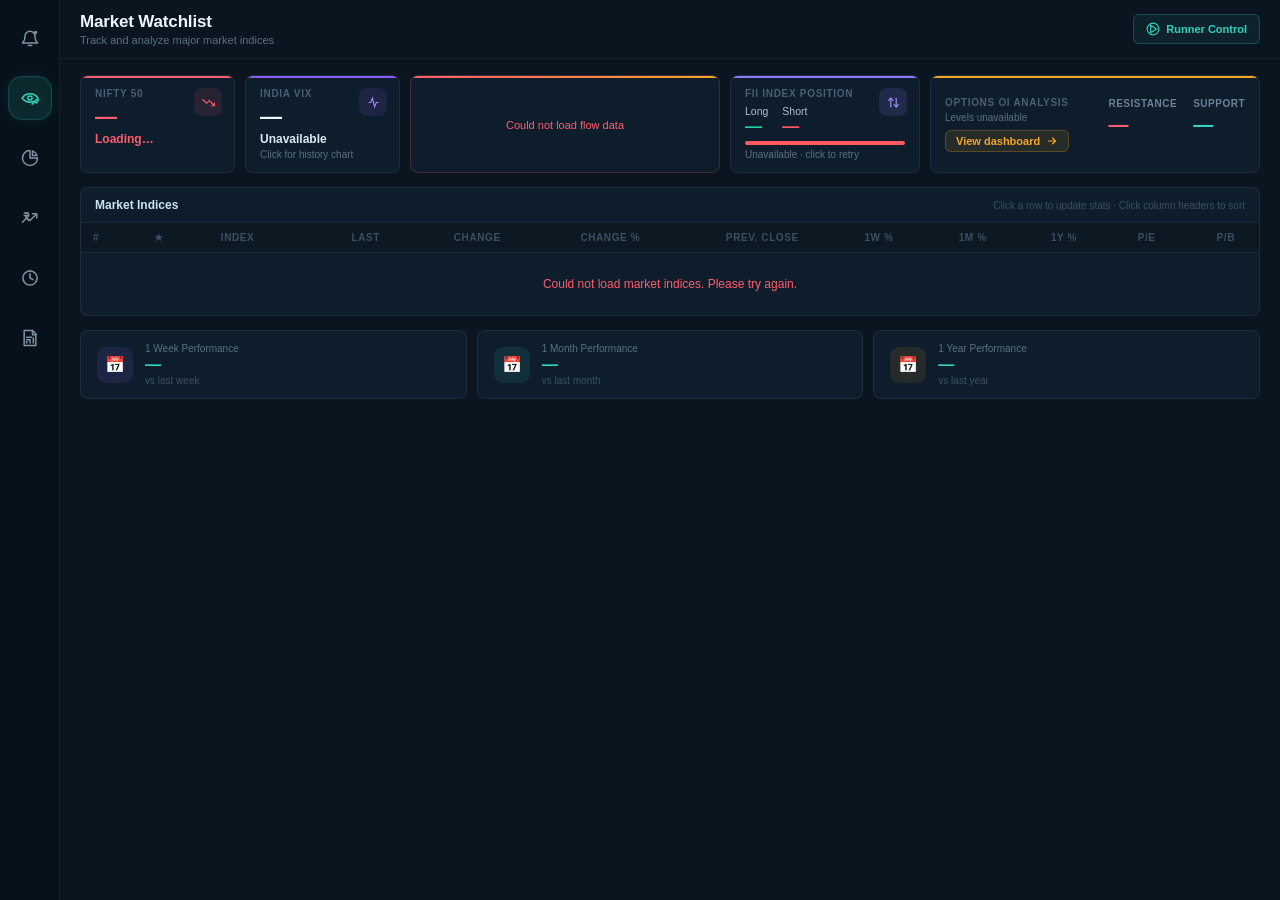
<file: dashboard/watchlist.html>
<!DOCTYPE html>
<html lang="en">
<head>
<meta charset="UTF-8"/>
<meta name="viewport" content="width=device-width, initial-scale=1.0"/>
<title>Market Watchlist</title>
<style>
  *, *::before, *::after { box-sizing: border-box; margin: 0; padding: 0; }

  html, body {
    height: 100%;
    font-family: -apple-system, 'Segoe UI', Roboto, Arial, sans-serif;
    font-size: 13px;
    background: #0b1520;
    color: #dce8f4;
  }

  a { text-decoration: none; color: inherit; }
  button { font-family: inherit; cursor: pointer; border: none; background: none; }

  .shell { display: flex; height: 100vh; overflow: hidden; }

  .sb {
    width: 60px; flex-shrink: 0;
    background: #07111a;
    border-right: 1px solid rgba(255,255,255,.06);
    display: flex; flex-direction: column;
    position: relative; z-index: 1000;
  }
  .sb-nav { display: flex; flex-direction: column; padding: 12px 0; gap: 8px; height: 100%; }
  .sb-link {
    width: 44px; height: 44px; margin: 4px auto;
    display: flex; align-items: center; justify-content: center;
    border-radius: 14px; position: relative; color: #7f92a6;
    transition: background .18s ease, color .18s ease, transform .18s ease, box-shadow .18s ease;
  }
  .sb-link:hover { background: #122233; color: #fff; transform: translateY(-1px); }
  .sb-link.active {
    background: rgba(45,212,191,.12); border: 1px solid rgba(45,212,191,.18);
    box-shadow: inset 0 0 0 1px rgba(45,212,191,.04), 0 0 16px rgba(45,212,191,.08);
    color: #2DD4BF;
  }
  .sb-link svg { width: 20px; height: 20px; display: block; }
  .sb-link::after {
    content: attr(data-title); position: absolute; left: 58px; top: 50%;
    transform: translateY(-50%) translateX(-8px);
    background: #111c28; color: #fff; font-size: 13px; font-weight: 500;
    white-space: nowrap; padding: 8px 12px; border-radius: 8px;
    border: 1px solid rgba(255,255,255,.08); box-shadow: 0 8px 24px rgba(0,0,0,.35);
    opacity: 0; pointer-events: none; transition: opacity .18s ease, transform .18s ease; z-index: 999;
  }
  .sb-link:hover::after { opacity: 1; transform: translateY(-50%) translateX(0); }
  .sb-link::before {
    content: ""; position: absolute; left: 52px; top: 50%;
    width: 8px; height: 8px; background: #111c28;
    border-left: 1px solid rgba(255,255,255,.08); border-top: 1px solid rgba(255,255,255,.08);
    transform: translateY(-50%) rotate(-45deg); opacity: 0; transition: .18s; z-index: 998;
  }
  .sb-link:hover::before { opacity: 1; }
  .sb-link.active::before {
    content: ""; position: absolute; left: -8px; top: 50%;
    transform: translateY(-50%); width: 3px; height: 22px;
    border-radius: 3px; background: #2DD4BF;
  }

  .main { flex: 1; display: flex; flex-direction: column; overflow: hidden; min-width: 0; }

  .topbar {
    display: flex; align-items: center; justify-content: space-between;
    padding: 12px 20px; border-bottom: 1px solid rgba(255,255,255,.06);
    flex-shrink: 0; gap: 12px; background: #0b1520;
  }
  .topbar-title h1 { font-size: 17px; font-weight: 700; color: #edf5ff; letter-spacing: -.01em; }
  .topbar-title p { font-size: 11px; color: #5a7080; margin-top: 2px; }

  .btn-ghost {
    display: flex; align-items: center; gap: 6px;
    padding: 6px 11px; border-radius: 6px;
    border: 1px solid rgba(255,255,255,.09);
    color: #6a8299; font-size: 11px; background: rgba(255,255,255,.02);
  }
  .btn-ghost:hover { color: #dce8f4; border-color: rgba(255,255,255,.18); }
  .btn-ghost svg { width: 13px; height: 13px; }

  .topbar-actions { display: flex; align-items: center; gap: 8px; }
  .runner-open-btn {
    color: #2DD4BF;
    border-color: rgba(45,212,191,.25);
    background: rgba(45,212,191,.07);
    font-weight: 600;
    padding: 7px 12px;
  }
  .runner-open-btn:hover {
    color: #8ff3e5;
    border-color: rgba(45,212,191,.48);
    background: rgba(45,212,191,.12);
  }
  .runner-open-btn svg { width: 14px; height: 14px; }

  /* ── Manual runner control modal ── */
  .runner-backdrop {
    position: fixed; inset: 0; z-index: 3000; display: none;
    align-items: center; justify-content: center; padding: 18px;
    background: rgba(3,8,14,.76); backdrop-filter: blur(5px);
  }
  .runner-backdrop.open { display: flex; }
  .runner-modal {
    width: min(480px, 100%); max-height: 92vh; overflow-y: auto;
    background: #0e1d2b; border: 1px solid rgba(255,255,255,.10);
    border-radius: 13px; padding: 18px;
    box-shadow: 0 28px 80px rgba(0,0,0,.58);
    animation: runnerModalIn .18s ease-out;
  }
  @keyframes runnerModalIn {
    from { opacity: 0; transform: translateY(8px) scale(.985); }
    to { opacity: 1; transform: none; }
  }
  .runner-modal-head {
    display: flex; justify-content: space-between; align-items: flex-start; gap: 14px;
    padding-bottom: 15px; border-bottom: 1px solid rgba(255,255,255,.07);
  }
  .runner-kicker {
    color: #2DD4BF; font-size: 9px; font-weight: 700;
    letter-spacing: .10em; text-transform: uppercase; margin-bottom: 5px;
  }
  .runner-modal-head h2 { color: #edf5ff; font-size: 17px; font-weight: 700; }
  .runner-modal-head p { color: #71869b; font-size: 11px; margin-top: 4px; line-height: 1.5; }
  .runner-close {
    width: 29px; height: 29px; flex-shrink: 0; border-radius: 7px;
    color: #7890a5; border: 1px solid rgba(255,255,255,.09);
    font-size: 18px; line-height: 1;
  }
  .runner-close:hover { color: #fff; border-color: rgba(255,255,255,.2); }
  .runner-selectbar {
    display: flex; justify-content: space-between; align-items: center;
    gap: 10px; padding: 13px 1px 9px;
  }
  .runner-selected-count { color: #71869b; font-size: 10px; font-weight: 600; }
  .runner-select-all {
    color: #2DD4BF; font-size: 10px; font-weight: 600; padding: 4px 2px;
  }
  .runner-select-all:hover { color: #9af5e9; }
  .runner-list { display: flex; flex-direction: column; gap: 7px; }
  .runner-option {
    display: flex; align-items: center; gap: 11px; padding: 11px 12px;
    border: 1px solid rgba(255,255,255,.07); border-radius: 8px;
    background: rgba(255,255,255,.018); cursor: pointer;
    transition: border-color .15s, background .15s;
  }
  .runner-option:hover { border-color: rgba(45,212,191,.25); background: rgba(45,212,191,.035); }
  .runner-option.selected { border-color: rgba(45,212,191,.38); background: rgba(45,212,191,.065); }
  .runner-option input {
    width: 16px; height: 16px; flex-shrink: 0;
    accent-color: #2DD4BF; cursor: pointer;
  }
  .runner-option-copy { display: flex; flex-direction: column; gap: 3px; min-width: 0; }
  .runner-option-name { color: #dce8f4; font-size: 12px; font-weight: 650; }
  .runner-option-desc { color: #71869b; font-size: 10px; line-height: 1.4; }
  .runner-status {
    margin-top: 12px; padding: 9px 10px; border-radius: 7px;
    font-size: 11px; line-height: 1.5; overflow-wrap: anywhere;
  }
  .runner-status[hidden] { display: none; }
  .runner-status.success {
    color: #7ce5d7; background: rgba(45,212,191,.08);
    border: 1px solid rgba(45,212,191,.20);
  }
  .runner-status.error {
    color: #ff8994; background: rgba(255,92,108,.08);
    border: 1px solid rgba(255,92,108,.20);
  }
  .runner-status.info {
    color: #a9c8e7; background: rgba(76,154,255,.07);
    border: 1px solid rgba(76,154,255,.18);
  }
  .runner-modal-footer {
    display: flex; justify-content: flex-end; align-items: center; gap: 8px;
    margin-top: 15px; padding-top: 13px; border-top: 1px solid rgba(255,255,255,.07);
  }
  .runner-cancel-btn, .runner-submit-btn {
    display: inline-flex; align-items: center; justify-content: center; gap: 7px;
    min-height: 33px; padding: 7px 12px; border-radius: 6px;
    font-size: 11px; font-weight: 650; border: 1px solid;
  }
  .runner-cancel-btn {
    color: #8ca0b3; border-color: rgba(255,255,255,.10); background: rgba(255,255,255,.025);
  }
  .runner-cancel-btn:hover { color: #e5eef8; border-color: rgba(255,255,255,.2); }
  .runner-submit-btn {
    color: #06201d; border-color: rgba(45,212,191,.55); background: #2DD4BF;
  }
  .runner-submit-btn:hover:not(:disabled) { background: #5ce4d3; }
  .runner-submit-btn:disabled { opacity: .42; cursor: not-allowed; }
  .runner-submit-btn svg { width: 13px; height: 13px; }
  @media (max-width: 520px) {
    .topbar { padding: 10px 12px; }
    .topbar-actions { flex-shrink: 0; }
    .runner-open-btn { padding: 7px 9px; }
    .runner-open-btn .runner-btn-label { display: none; }
    .runner-modal { padding: 15px; }
  }


  .content { flex: 1; min-width: 0; overflow-y: auto; padding: 16px 20px 24px; display: flex; flex-direction: column; gap: 14px; }
  .content::-webkit-scrollbar { width: 5px; }
  .content::-webkit-scrollbar-thumb { background: rgba(255,255,255,.08); border-radius: 4px; }

  /* ── Summary Cards ── */
  .summary-grid {
    display: grid;
    grid-template-columns: minmax(150px, 1fr) minmax(150px, 1fr) minmax(310px, 1.5fr) minmax(190px, 1.1fr) minmax(330px, 1.4fr);
    gap: 10px;
    overflow-x: auto;
    margin: -4px 0; padding: 4px 0;      /* room for hover lift while overflow is clipped */
  }
  .summary-grid > * { min-width: 0; }
  #fpCard:hover, #fpCard:focus-visible { border-color: rgba(165,149,255,.55); box-shadow: 0 6px 22px rgba(139,120,255,.12); }
  .summary-grid::-webkit-scrollbar { height: 5px; }
  .summary-grid::-webkit-scrollbar-thumb { background: rgba(255,255,255,.08); border-radius: 4px; }
  .scard {
    background: #0e1d2b; border: 1px solid rgba(255,255,255,.07);
    border-radius: 8px; padding: 12px 14px;
    position: relative; overflow: hidden;
  }
  .scard::after {
    content: ''; position: absolute; top: 0; left: 0; right: 0; height: 2px;
    background: var(--accent, transparent); border-radius: 8px 8px 0 0;
  }
  .scard-label { font-size: 10px; font-weight: 600; color: #4a6075; text-transform: uppercase; letter-spacing: .07em; margin-bottom: 6px; }
  .scard-icon {
    position: absolute; top: 12px; right: 12px;
    width: 28px; height: 28px; border-radius: 8px;
    display: flex; align-items: center; justify-content: center;
  }
  .scard-icon svg { width: 13px; height: 13px; }
  .scard-val { font-size: 22px; font-weight: 700; color: #edf5ff; letter-spacing: -.02em; line-height: 1.1; margin-bottom: 3px; }
  .scard-change { font-size: 12px; font-weight: 600; }
  .pos { color: #2DD4BF; }
  .neg { color: #FF5C6C; }

  .adv-grid { display: grid; grid-template-columns: 1fr 1fr 1fr; gap: 0; margin: 6px 0; }
  .adv-item .adv-num { font-size: 20px; font-weight: 700; }
  .adv-item .adv-lbl { font-size: 10px; color: #4a6075; margin-top: 1px; }
  .adv-bar { height: 3px; border-radius: 4px; background: rgba(255,255,255,.06); display: flex; gap: 2px; overflow: hidden; margin-top: 4px; }
  .adv-bar-g { background: #2DD4BF; border-radius: 4px; transition: width .4s; }
  .adv-bar-r { background: #FF5C6C; border-radius: 4px; transition: width .4s; }
  .adv-bar-n { background: #3a5060; border-radius: 4px; flex: 1; }

  .sentiment-label { font-size: 15px; font-weight: 700; margin: 4px 0 2px; }
  .sentiment-sub { font-size: 10px; color: #5a7080; }
  .meter-wrap { position: absolute; right: 10px; top: 50%; transform: translateY(-50%); }

  /* ── Table ── */
  .table-panel {
    background: #0e1d2b; border: 1px solid rgba(255,255,255,.07);
    border-radius: 8px; overflow: hidden; min-width: 0; max-width: 100%;
  }
  .table-toolbar {
    display: flex; align-items: center; justify-content: space-between;
    padding: 10px 14px; border-bottom: 1px solid rgba(255,255,255,.05);
  }
  .table-toolbar-title { font-size: 12px; font-weight: 600; color: #cfe2f5; }
  .table-scroll { overflow-x: auto; -webkit-overflow-scrolling: touch; max-width: 100%; }
  .table-scroll::-webkit-scrollbar { height: 6px; }
  .table-scroll::-webkit-scrollbar-thumb { background: rgba(255,255,255,.12); border-radius: 4px; }
  @media (max-width: 700px) { .table-hint { display: none; } }
  .tbl { width: 100%; border-collapse: collapse; min-width: 860px; }
  .tbl thead th {
    padding: 9px 12px; font-size: 10px; color: #3a5060; font-weight: 600;
    text-transform: uppercase; letter-spacing: .06em;
    text-align: right; border-bottom: 1px solid rgba(255,255,255,.05);
    background: #0c1822; white-space: nowrap;
    position: sticky; top: 0; z-index: 2;
  }
  .tbl thead th:nth-child(1),
  .tbl thead th:nth-child(2),
  .tbl thead th:nth-child(3) { text-align: left; }
  .tbl tbody td {
    padding: 10px 12px; font-size: 11px; color: #cfe2f5;
    border-bottom: 1px solid rgba(255,255,255,.04);
    text-align: right; font-variant-numeric: tabular-nums;
  }
  .tbl tbody td:nth-child(1),
  .tbl tbody td:nth-child(2),
  .tbl tbody td:nth-child(3) { text-align: left; }
  .tbl tbody tr:last-child td { border-bottom: none; }
  .tbl tbody tr { cursor: pointer; transition: background .12s; }
  .tbl tbody tr:hover td { background: rgba(255,255,255,.02); }
  .tbl tbody tr.selected td { background: rgba(45,212,191,.05); }
  .tbl tbody tr.selected { border-left: 2px solid #2DD4BF; }

  .row-num { color: #3a5060; font-size: 11px; }
  .star-btn { background: none; border: none; cursor: pointer; color: #3a5060; font-size: 14px; transition: color .15s; padding: 0 2px; }
  .star-btn.starred { color: #F5A623; }
  .star-btn:hover { color: #F5A623; }

  .badge {
    display: inline-block; padding: 2px 7px; border-radius: 12px;
    font-size: 10px; font-weight: 600;
  }
  .badge.pos { background: rgba(45,212,191,.1); color: #2DD4BF; border: 1px solid rgba(45,212,191,.2); }
  .badge.neg { background: rgba(255,92,108,.1); color: #FF5C6C; border: 1px solid rgba(255,92,108,.2); }
  .neutral { color: #5a7080; }

  /* ── Sortable column headers ── */
  .sort-th {
    cursor: pointer; user-select: none;
    display: inline-flex; align-items: center; gap: 4px;
    justify-content: flex-end; width: 100%;
  }
  .sort-th:hover { color: #cfe2f5; }
  .tbl thead th[data-sort] { cursor: pointer; user-select: none; }
  .tbl thead th[data-sort]:hover { color: #cfe2f5; }
  .tbl thead th:nth-child(-n+3) .sort-th { justify-content: flex-start; }
  .sort-th.active { color: #2DD4BF; }
  .sort-arrow { font-size: 9px; width: 8px; opacity: .8; }

  /* ── Colored period badges ── */
  .period-badge {
    display: inline-block; padding: 2px 7px; border-radius: 12px;
    font-size: 10px; font-weight: 600;
  }
  .period-badge.pos { background: rgba(45,212,191,.1); color: #2DD4BF; border: 1px solid rgba(45,212,191,.15); }
  .period-badge.neg { background: rgba(255,92,108,.1); color: #FF5C6C; border: 1px solid rgba(255,92,108,.15); }
  .period-badge.flat { background: rgba(255,255,255,.05); color: #5a7080; border: 1px solid rgba(255,255,255,.08); }

  /* ── Performance footer ── */
  .perf-grid { display: grid; grid-template-columns: 1fr 1fr 1fr; gap: 10px; }
  .perf-card {
    background: #0e1d2b; border: 1px solid rgba(255,255,255,.07);
    border-radius: 8px; padding: 12px 16px;
    display: flex; align-items: center; gap: 12px;
  }
  .perf-icon { width: 36px; height: 36px; border-radius: 9px; display: flex; align-items: center; justify-content: center; font-size: 16px; flex-shrink: 0; }
  .perf-label { font-size: 10px; color: #5a7080; margin-bottom: 2px; font-weight: 500; }
  .perf-val { font-size: 16px; font-weight: 700; }
  .perf-date { font-size: 10px; color: #3a5060; margin-top: 1px; }

  /* Loading skeleton */
  .skeleton-row td { opacity: .4; }
  @keyframes pulse { 0%,100%{opacity:.3} 50%{opacity:.6} }
  .loading-row td { animation: pulse 1.2s ease-in-out infinite; background: rgba(255,255,255,.03); }

  /* ── OI card (replaces Market Sentiment) ── */
  .scard-oi { cursor: pointer; transition: border-color .18s, transform .18s, box-shadow .18s; }
  .scard-oi:hover, .scard-oi:focus-visible { border-color: rgba(245,166,35,.45); transform: translateY(-1px); box-shadow: 0 6px 22px rgba(245,166,35,.08); outline: none; }
  .oi-open-btn {
    margin-top: 9px; display: inline-flex; align-items: center; gap: 6px;
    padding: 5px 11px; border-radius: 6px; font-size: 11px; font-weight: 600;
    color: #F5A623; background: rgba(245,166,35,.1); border: 1px solid rgba(245,166,35,.25);
  }
  .scard-oi:hover .oi-open-btn { background: rgba(245,166,35,.18); }
  #oiCard { display: flex; align-items: center; justify-content: space-between; gap: 12px; }
  .oi-left { display: flex; flex-direction: column; align-items: flex-start; min-width: 0; white-space: nowrap; }
  .oi-left .scard-label { margin-bottom: 4px; }
  .oi-left .oi-open-btn { margin-top: 7px; padding: 4px 10px; }
  .oi-levels { display: flex; gap: 16px; margin-left: auto; flex-shrink: 0; }
  .oi-lvl { display: flex; flex-direction: column; line-height: 1.15; }
  .oi-lvl small { font-size: 10px; color: #6a8299; font-weight: 600; text-transform: uppercase; letter-spacing: .05em; margin-bottom: 3px; }
  .oi-lvl b { font-size: 20px; font-weight: 700; font-variant-numeric: tabular-nums; }
  .oi-lvl span { font-size: 10px; color: #5a7080; margin-top: 3px; }

  /* ── OI modal ── */
  .oi-backdrop {
    position: fixed; inset: 0; z-index: 2000; display: none;
    background: rgba(3,8,14,.72); backdrop-filter: blur(4px);
    align-items: center; justify-content: center; padding: 18px;
  }
  .oi-backdrop.open { display: flex; }
  .oi-modal {
    width: min(1600px, 100%); max-height: 95vh; overflow-y: auto;
    background: #0b1520; border: 1px solid rgba(255,255,255,.1); border-radius: 14px;
    box-shadow: 0 30px 80px rgba(0,0,0,.6); padding: 18px 20px 20px;
    animation: oiIn .18s ease-out;
  }
  @keyframes oiIn { from { opacity: 0; transform: translateY(10px) scale(.985); } to { opacity: 1; transform: none; } }
  .oi-modal::-webkit-scrollbar { width: 5px; }
  .oi-modal::-webkit-scrollbar-thumb { background: rgba(255,255,255,.1); border-radius: 4px; }
  .oi-head { display: flex; align-items: center; justify-content: space-between; gap: 12px; margin-bottom: 14px; }
  .oi-head h2 { font-size: 18px; font-weight: 700; color: #edf5ff; letter-spacing: -.01em; }
  .oi-head p { font-size: 11px; color: #5a7080; margin-top: 2px; }
  .oi-head-right { display: flex; align-items: center; gap: 8px; }
  .oi-date { padding: 6px 11px; border-radius: 6px; border: 1px solid rgba(139,92,246,.3); background: rgba(139,92,246,.08); color: #b9a2f5; font-size: 11px; font-weight: 600; white-space: nowrap; }
  .oi-x { width: 30px; height: 30px; border-radius: 8px; color: #6a8299; font-size: 18px; line-height: 1; border: 1px solid rgba(255,255,255,.09); }
  .oi-x:hover { color: #fff; border-color: rgba(255,255,255,.2); }

  .oi-kpis { display: grid; grid-template-columns: repeat(4, 1fr); gap: 10px; margin-bottom: 12px; }
  .oi-kpi { background: #0e1d2b; border: 1px solid rgba(255,255,255,.07); border-radius: 10px; padding: 12px 14px; position: relative; overflow: hidden; }
  .oi-kpi::after { content: ''; position: absolute; top: 0; left: 0; right: 0; height: 2px; background: var(--k); }
  .oi-kpi-l { font-size: 10px; font-weight: 600; color: #4a6075; text-transform: uppercase; letter-spacing: .07em; margin-bottom: 5px; }
  .oi-kpi-v { font-size: 22px; font-weight: 700; color: #edf5ff; letter-spacing: -.02em; line-height: 1.1; }
  .oi-kpi-s { font-size: 11px; font-weight: 600; margin-top: 4px; color: #5a7080; }

  .oi-panel { background: #0e1d2b; border: 1px solid rgba(255,255,255,.07); border-radius: 10px; padding: 12px 14px; }
  .oi-panel h3 { font-size: 12px; font-weight: 600; color: #cfe2f5; }
  .oi-panel-top { display: flex; align-items: center; justify-content: space-between; gap: 10px; flex-wrap: wrap; margin-bottom: 8px; }
  .oi-tabs { display: flex; gap: 6px; flex-wrap: wrap; }
  .oi-tab { padding: 4px 11px; border-radius: 14px; font-size: 11px; font-weight: 600; color: #6a8299; border: 1px solid rgba(255,255,255,.09); background: rgba(255,255,255,.02); }
  .oi-tab:hover { color: #dce8f4; }
  .oi-tab.active { color: #2DD4BF; border-color: rgba(45,212,191,.4); background: rgba(45,212,191,.08); }
  .oi-legend { display: flex; gap: 14px; font-size: 10px; color: #6a8299; }
  .oi-legend i { display: inline-block; width: 8px; height: 8px; border-radius: 50%; margin-right: 5px; }
  .oi-chart { position: relative; }
  .oi-chart svg { width: 100%; height: auto; display: block; }
  .oi-hit { fill: transparent; cursor: crosshair; }
  .oi-hit:hover { fill: rgba(255,255,255,.06); }
  .oi-tip {
    position: absolute; z-index: 5; pointer-events: none; display: none; min-width: 210px;
    background: #111c28; border: 1px solid rgba(255,255,255,.14); border-radius: 8px;
    padding: 9px 11px; box-shadow: 0 10px 30px rgba(0,0,0,.55); font-size: 11px; color: #cfe2f5;
  }
  .oi-tip h4 { font-size: 12px; color: #edf5ff; margin-bottom: 2px; }
  .oi-tip .sp { color: #F5A623; font-weight: 600; margin-bottom: 6px; font-size: 11px; }
  .oi-tip .tr { display: flex; justify-content: space-between; gap: 14px; padding: 2px 0; font-variant-numeric: tabular-nums; }
  .oi-tip .tr span:first-child { color: #7f92a6; }
  .oi-tip hr { border: none; border-top: 1px solid rgba(255,255,255,.08); margin: 5px 0; }
  .oi-seg { display: flex; border: 1px solid rgba(255,255,255,.09); border-radius: 14px; overflow: hidden; }
  .oi-seg button { padding: 4px 12px; font-size: 11px; font-weight: 600; color: #6a8299; }
  .oi-seg button.active { color: #F5A623; background: rgba(245,166,35,.1); }
  .oi-tbl-wrap { max-height: 420px; overflow: auto; margin-top: 8px; }
  .oi-tbl-wrap::-webkit-scrollbar { width: 5px; }
  .oi-tbl-wrap::-webkit-scrollbar-thumb { background: rgba(255,255,255,.1); border-radius: 4px; }
  .oi-tbl-wrap .oi-tbl { margin-top: 0; min-width: 440px; }
  .oi-tbl thead th { position: sticky; top: 0; background: #0e1d2b; z-index: 1; }

  .oi-bottom { display: grid; grid-template-columns: 1.7fr 1fr .8fr; gap: 10px; margin-top: 10px; }
  .oi-tbl { width: 100%; border-collapse: collapse; margin-top: 8px; }
  .oi-tbl th { font-size: 10px; color: #3a5060; font-weight: 600; text-transform: uppercase; letter-spacing: .05em; text-align: right; padding: 6px 6px; border-bottom: 1px solid rgba(255,255,255,.05); }
  .oi-tbl td { font-size: 11px; text-align: right; padding: 6px 6px; border-bottom: 1px solid rgba(255,255,255,.04); font-variant-numeric: tabular-nums; color: #cfe2f5; }
  .oi-tbl th:first-child, .oi-tbl td:first-child { text-align: left; font-weight: 600; }
  .oi-tbl tr.atm td { background: rgba(245,166,35,.07); }
  .oi-tbl tr.atm td:first-child { color: #F5A623; }
  .oi-tbl tr:last-child td { border-bottom: none; }
  .c-call { color: #4C9AFF; } .c-put { color: #FF5C6C; }

  .oi-obs { list-style: none; margin-top: 8px; }
  .oi-obs li { padding: 9px 0; border-bottom: 1px solid rgba(255,255,255,.05); }
  .oi-obs li:last-child { border-bottom: none; }
  .oi-obs b { display: block; font-size: 12px; margin-bottom: 2px; }
  .oi-obs span { font-size: 11px; color: #7f92a6; }

  .oi-donut { display: flex; align-items: center; gap: 16px; margin-top: 10px; flex-wrap: wrap; justify-content: center; }
  .oi-donut-legend div { font-size: 11px; color: #7f92a6; margin-bottom: 10px; }
  .oi-donut-legend b { display: block; font-size: 14px; color: #edf5ff; }

  .oi-state { padding: 60px 10px; text-align: center; color: #5a7080; font-size: 12px; }
  .oi-state button { margin-top: 12px; padding: 6px 14px; border-radius: 6px; color: #2DD4BF; border: 1px solid rgba(45,212,191,.3); background: rgba(45,212,191,.08); font-size: 11px; font-weight: 600; }
  .oi-foot { font-size: 10px; color: #3a5060; margin-top: 10px; text-align: right; }

  .vix-chart { position: relative; }
  .vix-chart svg { width: 100%; height: auto; display: block; }
  .vix-zone { display: inline-block; padding: 2px 9px; border-radius: 10px; font-size: 10px; font-weight: 700; margin-left: 8px; vertical-align: middle; }
  @media (max-width: 900px) {
    .oi-kpis { grid-template-columns: 1fr 1fr; }
    .oi-bottom { grid-template-columns: 1fr; }
  }

  /* ══ FII / DII card + flow-history + index-position pop-ups (copied from admin.html) ══ */
    /* ── FII/DII card specific styles ── */
    .fii-card {
      background: #0e1d2b;
      border: 1px solid rgba(255, 82, 100, .22);
      border-radius: 8px;
      padding: 12px 14px 10px;
      display: flex;
      flex-direction: column;
      position: relative;
      overflow: hidden;
      --accent: #FF5C6C;
      cursor: pointer;
      transition: border-color .18s ease, transform .18s ease, box-shadow .18s ease;
    }

    .fii-card:hover {
      border-color: rgba(255, 82, 100, .45);
      transform: translateY(-1px);
      box-shadow: 0 8px 20px rgba(0, 0, 0, .25);
    }

    .fii-card::after {
      content: '';
      position: absolute;
      top: 0;
      left: 0;
      right: 0;
      height: 2px;
      background: linear-gradient(90deg, #FF5C6C, #f5a623);
      border-radius: 8px 8px 0 0;
    }

    .fii-header {
      display: flex;
      align-items: center;
      justify-content: space-between;
      margin-bottom: 6px;
      gap: 8px;
    }

    .fii-lbl {
      font-size: 10px;
      color: #4a6075;
      text-transform: uppercase;
      letter-spacing: .07em;
      font-weight: 500;
      white-space: nowrap;
    }

    .fii-date-badge {
      font-size: 9px;
      color: #3a5060;
      background: rgba(255, 255, 255, .04);
      border: 1px solid rgba(255, 255, 255, .07);
      border-radius: 10px;
      padding: 2px 7px;
      letter-spacing: .03em;
      white-space: nowrap;
    }

    .fii-icon {
      width: 30px;
      height: 30px;
      border-radius: 8px;
      display: flex;
      align-items: center;
      justify-content: center;
      background: rgba(255, 92, 108, .1);
      color: #FF5C6C;
      flex-shrink: 0;
    }

    .fii-icon svg {
      width: 14px;
      height: 14px;
    }

    .fii-expand-hint {
      position: absolute;
      top: 8px;
      right: 10px;
      font-size: 9px;
      color: #3a5060;
      display: flex;
      align-items: center;
      gap: 3px;
      opacity: 0;
      transition: opacity .18s ease;
    }

    .fii-card:hover .fii-expand-hint {
      opacity: 1;
    }

    .fii-expand-hint svg {
      width: 10px;
      height: 10px;
    }

    /* Side-by-side row: FII/FPI | divider | DII */
    .fii-rows {
      display: flex;
      flex-direction: row;
      gap: 0;
      flex: 1;
      min-width: 0;
    }

    .fii-row {
      flex: 1;
      min-width: 0;
      display: flex;
      flex-direction: column;
      justify-content: center;
      gap: 5px;
      padding: 6px 10px;
      background: rgba(255, 255, 255, .03);
      border-radius: 6px;
    }

    .fii-row+.fii-row {
      margin-left: 6px;
    }

    .fii-row-left {
      display: flex;
      align-items: center;
      gap: 6px;
      margin-bottom: 2px;
    }

    .fii-cat-dot {
      width: 6px;
      height: 6px;
      border-radius: 50%;
      flex-shrink: 0;
    }

    .fii-cat-name {
      font-size: 10px;
      font-weight: 600;
      color: #8fa3bc;
      letter-spacing: .04em;
      text-transform: uppercase;
      white-space: nowrap;
    }

    .fii-net-val {
      font-size: 15px;
      font-weight: 700;
      font-variant-numeric: tabular-nums;
      letter-spacing: -.02em;
      line-height: 1;
      white-space: nowrap;
    }

    .fii-net-val.buy {
      color: #2DD4BF;
    }

    .fii-net-val.sell {
      color: #FF5C6C;
    }

    .fii-sub-row {
      display: flex;
      gap: 6px;
      align-items: center;
      flex-wrap: wrap;
    }

    .fii-sub {
      font-size: 9px;
      color: #3a5060;
      font-variant-numeric: tabular-nums;
      white-space: nowrap;
    }

    .fii-sub span {
      color: #4a6075;
    }

    .fii-trend {
      font-size: 9px;
      font-weight: 600;
      padding: 1px 5px;
      border-radius: 8px;
      white-space: nowrap;
    }

    .fii-trend.buy {
      background: rgba(45, 212, 191, .1);
      color: #2DD4BF;
    }

    .fii-trend.sell {
      background: rgba(255, 92, 108, .1);
      color: #FF5C6C;
    }

    .fii-loading {
      font-size: 11px;
      color: #3a5060;
      text-align: center;
      padding: 8px 0;
      flex: 1;
      display: flex;
      align-items: center;
      justify-content: center;
    }

    .fii-error {
      font-size: 11px;
      color: #FF5C6C;
      text-align: center;
      padding: 4px 0;
      flex: 1;
      display: flex;
      align-items: center;
      justify-content: center;
    }

/* ── FII/DII History Modal ── */
    
    .fh-overlay {
      display: none;
      position: fixed;
      inset: 0;
      background: rgba(5, 10, 16, .55);
      backdrop-filter: blur(8px);
      -webkit-backdrop-filter: blur(8px);
      align-items: center;
      justify-content: center;
      z-index: 200;
      padding: 20px;
    }


    .fh-overlay.visible {
      display: flex;
    }


    .fh-modal {
      background: #0e1a26;
      border: 1px solid rgba(255, 255, 255, .08);
      border-radius: 14px;
      width: 100%;
      max-width: 760px;
      max-height: 88vh;
      display: flex;
      flex-direction: column;
      overflow: hidden;
      box-shadow: 0 24px 60px rgba(0, 0, 0, .5), 0 0 0 1px rgba(255, 255, 255, .02);
      animation: fhPop .22s cubic-bezier(.2, .9, .3, 1);
    }


    @keyframes fhPop {
      from {
        opacity: 0;
        transform: translateY(10px) scale(.98);
      }

      to {
        opacity: 1;
        transform: translateY(0) scale(1);
      }
    }


    .fh-head {
      display: flex;
      align-items: center;
      justify-content: space-between;
      padding: 16px 18px;
      border-bottom: 1px solid rgba(255, 255, 255, .06);
      flex-shrink: 0;
      gap: 10px;
    }


    .fh-head-left {
      display: flex;
      align-items: center;
      gap: 10px;
      min-width: 0;
    }


    .fh-head-icon {
      width: 34px;
      height: 34px;
      border-radius: 9px;
      flex-shrink: 0;
      background: linear-gradient(135deg, rgba(255, 92, 108, .16), rgba(245, 166, 35, .12));
      border: 1px solid rgba(255, 92, 108, .25);
      display: flex;
      align-items: center;
      justify-content: center;
      color: #FF5C6C;
    }


    .fh-head-icon svg {
      width: 16px;
      height: 16px;
    }


    .fh-head-title {
      font-size: 14px;
      font-weight: 700;
      color: #edf5ff;
      letter-spacing: -.01em;
    }


    .fh-head-sub {
      font-size: 11px;
      color: #4a6075;
      margin-top: 1px;
    }


    .fh-close {
      width: 30px;
      height: 30px;
      border-radius: 8px;
      flex-shrink: 0;
      display: flex;
      align-items: center;
      justify-content: center;
      color: #5a7080;
      border: 1px solid rgba(255, 255, 255, .08);
      background: rgba(255, 255, 255, .02);
    }


    .fh-close:hover {
      color: #dce8f4;
      border-color: rgba(255, 255, 255, .18);
    }


    .fh-close svg {
      width: 14px;
      height: 14px;
    }


    .fh-toolbar {
      display: flex;
      align-items: center;
      justify-content: space-between;
      padding: 12px 18px;
      border-bottom: 1px solid rgba(255, 255, 255, .05);
      flex-wrap: wrap;
      gap: 10px;
      flex-shrink: 0;
    }


    .fh-filters {
      display: flex;
      align-items: center;
      gap: 4px;
      background: rgba(255, 255, 255, .03);
      border: 1px solid rgba(255, 255, 255, .06);
      border-radius: 8px;
      padding: 3px;
    }


    .fh-filter-btn {
      padding: 6px 13px;
      border-radius: 6px;
      font-size: 11px;
      font-weight: 600;
      color: #5a7080;
      transition: background .15s ease, color .15s ease;
    }


    .fh-filter-btn:hover {
      color: #cfe2f5;
    }


    .fh-filter-btn.active {
      background: rgba(45, 212, 191, .14);
      color: #2DD4BF;
    }


    .fh-legend {
      display: flex;
      align-items: center;
      gap: 14px;
    }


    .fh-chart-toggle {
      display: flex;
      align-items: center;
      gap: 4px;
      background: rgba(255, 255, 255, .03);
      border: 1px solid rgba(255, 255, 255, .06);
      border-radius: 8px;
      padding: 3px;
    }


    .fh-chart-toggle-btn {
      display: flex;
      align-items: center;
      gap: 5px;
      padding: 6px 12px;
      border-radius: 6px;
      font-size: 11px;
      font-weight: 600;
      color: #5a7080;
      transition: background .15s ease, color .15s ease;
    }


    .fh-chart-toggle-btn svg {
      width: 12px;
      height: 12px;
      flex-shrink: 0;
    }


    .fh-chart-toggle-btn:hover {
      color: #cfe2f5;
    }


    .fh-chart-toggle-btn.active {
      background: rgba(45, 212, 191, .14);
      color: #2DD4BF;
    }


    .fh-legend-item {
      display: flex;
      align-items: center;
      gap: 5px;
      font-size: 10px;
      color: #8fa3bc;
      font-weight: 600;
    }


    .fh-legend-dot {
      width: 8px;
      height: 8px;
      border-radius: 2px;
      flex-shrink: 0;
    }


    .fh-body {
      flex: 1;
      overflow-y: auto;
      padding: 16px 18px 18px;
      display: flex;
      flex-direction: column;
      gap: 16px;
    }


    .fh-body::-webkit-scrollbar {
      width: 5px;
    }


    .fh-body::-webkit-scrollbar-thumb {
      background: rgba(255, 255, 255, .08);
      border-radius: 4px;
    }


    .fh-summary-row {
      display: flex;
      gap: 10px;
      flex-wrap: wrap;
    }


    .fh-summary-card {
      flex: 1 1 0;
      min-width: 130px;
      background: rgba(255, 255, 255, .03);
      border: 1px solid rgba(255, 255, 255, .06);
      border-radius: 9px;
      padding: 10px 12px;
    }


    .fh-summary-lbl {
      font-size: 9px;
      color: #4a6075;
      text-transform: uppercase;
      letter-spacing: .06em;
      font-weight: 600;
      margin-bottom: 5px;
    }


    .fh-summary-val {
      font-size: 15px;
      font-weight: 700;
      font-variant-numeric: tabular-nums;
      letter-spacing: -.01em;
    }


    .fh-summary-val.buy {
      color: #2DD4BF;
    }


    .fh-summary-val.sell {
      color: #FF5C6C;
    }


    .fh-chart-wrap {
      background: rgba(255, 255, 255, .02);
      border: 1px solid rgba(255, 255, 255, .05);
      border-radius: 10px;
      padding: 14px 10px 6px;
    }


    .fh-chart-wrap svg {
      display: block;
      width: 100%;
      height: auto;
      overflow: visible;
    }


    .fh-bar-fii {
      fill: #FF5C6C;
    }


    .fh-bar-dii {
      fill: #2DD4BF;
    }


    .fh-axis-line {
      stroke: rgba(255, 255, 255, .08);
      stroke-width: 1;
    }


    .fh-zero-line {
      stroke: rgba(255, 255, 255, .16);
      stroke-width: 1;
      stroke-dasharray: 3 3;
    }


    .fh-tick-label {
      font-size: 8.5px;
      fill: #3a5060;
      font-family: inherit;
    }


    .fh-bar-group {
      cursor: pointer;
    }


    .fh-bar-group:hover rect {
      opacity: .82;
    }


    .fh-tooltip {
      position: fixed;
      pointer-events: none;
      background: #111f2c;
      border: 1px solid rgba(255, 255, 255, .1);
      border-radius: 7px;
      padding: 7px 10px;
      font-size: 10px;
      color: #dce8f4;
      box-shadow: 0 8px 20px rgba(0, 0, 0, .4);
      opacity: 0;
      transition: opacity .1s ease;
      z-index: 9999;
      white-space: nowrap;
      min-width: 148px;
    }


    .fh-tooltip.visible {
      opacity: 1;
    }


    .fh-tooltip-date {
      font-weight: 700;
      color: #edf5ff;
      margin-bottom: 4px;
    }


    .fh-tooltip-row {
      display: flex;
      align-items: center;
      gap: 6px;
      justify-content: space-between;
    }


    .fh-tooltip-row+.fh-tooltip-row {
      margin-top: 2px;
    }


    .fh-tooltip-dot {
      width: 6px;
      height: 6px;
      border-radius: 2px;
      flex-shrink: 0;
    }


    .fh-table-wrap {
      border: 1px solid rgba(255, 255, 255, .06);
      border-radius: 9px;
      overflow-x: auto;
      overflow-y: auto;
      max-height: 340px;
      flex-shrink: 0;
    }


    .fh-table-wrap::-webkit-scrollbar { width: 5px; height: 5px; }

    .fh-table-wrap::-webkit-scrollbar-thumb { background: rgba(255, 255, 255, .12); border-radius: 4px; }


    .fh-table thead th {
      position: sticky;
      top: 0;
      z-index: 2;
      background-color: #131c27 !important;
    }


    .fh-table {
      width: 100%;
      border-collapse: collapse;
    }


    .fh-table thead th {
      padding: 8px 12px;
      font-size: 9px;
      color: #3a5060;
      text-transform: uppercase;
      letter-spacing: .06em;
      font-weight: 600;
      text-align: right;
      background: rgba(255, 255, 255, .03);
      border-bottom: 1px solid rgba(255, 255, 255, .06);
      white-space: nowrap;
    }


    .fh-table thead th:first-child {
      text-align: left;
    }


    .fh-table tbody td {
      padding: 7px 12px;
      font-size: 10.5px;
      color: #cfe2f5;
      text-align: right;
      border-bottom: 1px solid rgba(255, 255, 255, .03);
      font-variant-numeric: tabular-nums;
      white-space: nowrap;
    }


    .fh-table tbody td:first-child {
      text-align: left;
      color: #8fa3bc;
      font-weight: 600;
    }


    .fh-table tbody tr:last-child td {
      border-bottom: none;
    }


    .fh-table tbody tr:hover td {
      background: rgba(255, 255, 255, .02);
    }


    .fh-val-pos {
      color: #2DD4BF;
    }


    .fh-val-neg {
      color: #FF5C6C;
    }


    .fh-loading,
    .fh-error,
    .fh-empty {
      text-align: center;
      padding: 40px 0;
      color: #3a5060;
      font-size: 12px;
    }


    .fh-error {
      color: #FF5C6C;
    }


    .fh-spinner {
      width: 22px;
      height: 22px;
      margin: 0 auto 10px;
      border: 2px solid rgba(255, 255, 255, .08);
      border-top-color: #2DD4BF;
      border-radius: 50%;
      animation: fhSpin .7s linear infinite;
    }


    @keyframes fhSpin {
      to {
        transform: rotate(360deg);
      }
    }
/* ── FII/DII Flow History (redesigned modal, compact) ── */


    
    .fd-overlay {
      display: none;
      position: fixed;
      inset: 0;
      z-index: 200;
      background: rgba(2, 6, 16, .74);
      backdrop-filter: blur(8px);
      -webkit-backdrop-filter: blur(8px);
      align-items: center;
      justify-content: center;
      padding: 16px;
    }

    .fd-overlay.visible { display: flex; }


    .fd-modal {
      width: 100%;
      max-width: 1180px;
      max-height: 90vh;
      display: flex;
      flex-direction: column;
      overflow: hidden;
      border-radius: 14px;
      color: #e8f0ff;
      background:
        radial-gradient(800px 360px at 8% -8%, rgba(31, 139, 255, .12), transparent 62%),
        #07101f;
      border: 1px solid rgba(80, 130, 230, .24);
      box-shadow: 0 30px 80px rgba(0, 0, 0, .65);
      animation: fhPop .22s cubic-bezier(.2, .9, .3, 1);
    }


    .fd-head {
      display: flex; align-items: center; justify-content: space-between;
      gap: 10px; flex-wrap: wrap; padding: 14px 18px 10px; flex-shrink: 0;
    }

    .fd-head-left { display: flex; align-items: center; gap: 12px; min-width: 0; }

    .fd-head-icon {
      width: 42px; height: 42px; border-radius: 12px; flex-shrink: 0;
      display: flex; align-items: center; justify-content: center; color: #ff4d5e;
      background: linear-gradient(145deg, rgba(255, 70, 90, .22), rgba(120, 20, 40, .28));
      border: 1px solid rgba(255, 77, 94, .38);
    }

    .fd-head-icon svg { width: 20px; height: 20px; }

    .fd-title { font-size: 20px; font-weight: 700; letter-spacing: -.02em; color: #f4f8ff; line-height: 1.15; }

    .fd-sub { font-size: 12px; color: #7f93b5; margin-top: 2px; }

    .fd-head-right { display: flex; align-items: center; gap: 10px; }


    .fd-seg {
      display: flex; align-items: center; gap: 2px; padding: 3px; border-radius: 999px;
      background: rgba(12, 28, 56, .85); border: 1px solid rgba(80, 130, 230, .2);
    }

    .fd-seg-btn {
      padding: 6px 14px; border-radius: 999px; font-size: 12.5px; font-weight: 500; color: #9db0d0;
      transition: background .15s ease, color .15s ease; white-space: nowrap;
    }

    .fd-seg-btn:hover { color: #e8f0ff; }

    .fd-seg-btn.active {
      color: #fff; font-weight: 600;
      background: linear-gradient(180deg, #0fbf8f, #089470);
      box-shadow: 0 0 14px rgba(25, 211, 160, .28);
    }

    .fd-close {
      width: 32px; height: 32px; border-radius: 9px; flex-shrink: 0;
      display: flex; align-items: center; justify-content: center; color: #8ea3c4;
      border: 1px solid rgba(80, 130, 230, .22); background: rgba(12, 28, 56, .7);
    }

    .fd-close:hover { color: #fff; border-color: rgba(120, 170, 255, .5); }

    .fd-close svg { width: 14px; height: 14px; }


    .fd-body { flex: 1; overflow-y: auto; padding: 2px 18px 16px; display: flex; flex-direction: column; gap: 12px; }

    .fd-body::-webkit-scrollbar { width: 6px; }

    .fd-body::-webkit-scrollbar-thumb { background: rgba(120, 160, 230, .18); border-radius: 4px; }


    .fd-period-note { font-size: 11px; color: #7f93b5; margin: -4px 2px -2px; letter-spacing: .02em; }

    .fd-period-note b { color: #cfe0ff; font-weight: 600; }
/* KPI cards (flat — no background curves) */


    
    .fd-kpis { display: grid; grid-template-columns: repeat(4, minmax(0, 1fr)); gap: 10px; }

    .fd-kpi {
      position: relative; display: flex; align-items: center; gap: 10px;
      padding: 11px 12px; border-radius: 12px; border: 1px solid; min-width: 0;
    }

    .fd-kpi-ico {
      width: 36px; height: 36px; border-radius: 50%; flex-shrink: 0;
      display: flex; align-items: center; justify-content: center; border: 1px solid;
    }

    .fd-kpi-ico svg { width: 17px; height: 17px; }

    .fd-kpi-txt { min-width: 0; flex: 1; }

    .fd-kpi-lbl { font-size: 12.5px; font-weight: 600; color: #eaf1ff; }

    .fd-kpi-val { font-size: 18px; font-weight: 700; letter-spacing: -.02em; margin: 1px 0 2px; font-variant-numeric: tabular-nums; white-space: nowrap; }

    .fd-kpi-val.pos { color: #19d3a0; }

    .fd-kpi-val.neg { color: #ff5a5f; }

    .fd-kpi-val.neutral { color: #f4f8ff; }

    .fd-kpi-pct { font-size: 12px; font-weight: 600; margin-left: 4px; }

    .fd-kpi-pct.pos { color: #19d3a0; }
 .fd-kpi-pct.neg { color: #ff5a5f; }

    .fd-kpi-sub { font-size: 11px; color: #aebbd6; font-variant-numeric: tabular-nums; line-height: 1.35; }

    .fd-kpi-sub i { font-style: normal; color: #4d6286; margin: 0 5px; }

    .fd-meter { height: 4px; border-radius: 4px; background: #3a4a6b; margin-top: 6px; overflow: hidden; }

    .fd-meter span { display: block; height: 100%; background: #19d3a0; border-radius: 4px; }


    .fd-k-fii { background: linear-gradient(135deg, #0e2550 0%, #0a1932 70%); border-color: rgba(60, 135, 255, .32); }

    .fd-k-fii .fd-kpi-ico { color: #3d9bff; background: rgba(31, 139, 255, .16); border-color: rgba(31, 139, 255, .4); }

    .fd-k-dii { background: linear-gradient(135deg, #2c1522 0%, #0e1a33 75%); border-color: rgba(255, 100, 90, .3); }

    .fd-k-dii .fd-kpi-ico { color: #ff9a2e; background: rgba(255, 138, 31, .16); border-color: rgba(255, 138, 31, .4); }

    .fd-k-diff { background: linear-gradient(135deg, #0e2252 0%, #0a1932 70%); border-color: rgba(60, 135, 255, .3); }

    .fd-k-diff .fd-kpi-ico { color: #3d9bff; background: rgba(31, 139, 255, .16); border-color: rgba(31, 139, 255, .4); }

    .fd-k-days { background: linear-gradient(135deg, #0a3a3b 0%, #0a1d34 80%); border-color: rgba(25, 211, 160, .32); }

    .fd-k-days .fd-kpi-ico { color: #19d3a0; background: rgba(25, 211, 160, .14); border-color: rgba(25, 211, 160, .4); }


    .fd-panel { border-radius: 12px; background: rgba(10, 24, 48, .78); border: 1px solid rgba(70, 115, 210, .24); }

    .fd-panel-head {
      display: flex; align-items: center; justify-content: space-between; flex-wrap: wrap; gap: 8px 12px;
      padding: 9px 14px; border-bottom: 1px solid rgba(255, 255, 255, .05);
    }

    .fd-panel-title { display: flex; align-items: center; gap: 8px; font-size: 14px; font-weight: 700; color: #f1f6ff; }

    .fd-panel-title svg { width: 18px; height: 18px; color: #2f8dff; flex-shrink: 0; }


    .fd-legend { display: flex; align-items: center; gap: 10px; flex-wrap: wrap; }

    .fd-leg { display: flex; align-items: center; gap: 6px; font-size: 12px; color: #cfdcf3; padding: 3px 6px; border-radius: 7px; transition: opacity .15s ease; }

    .fd-leg:hover { background: rgba(255, 255, 255, .04); }

    .fd-leg.off { opacity: .38; }

    .fd-leg-dot { width: 10px; height: 10px; border-radius: 50%; }

    .fd-leg-line { width: 22px; height: 10px; position: relative; }

    .fd-leg-line::before { content: ""; position: absolute; left: 0; right: 0; top: 4px; height: 2px; background: #fff; }

    .fd-leg-line::after { content: ""; position: absolute; left: 50%; top: 2px; width: 6px; height: 6px; margin-left: -3px; border-radius: 50%; background: #fff; border: 1.5px solid #0a1830; box-sizing: content-box; }


    .fd-ctrls { display: flex; align-items: center; gap: 8px; flex-wrap: wrap; }

    .fd-seg.sm .fd-seg-btn { padding: 4px 11px; font-size: 12px; display: flex; align-items: center; gap: 5px; }

    .fd-seg.sm .fd-seg-btn svg { width: 12px; height: 12px; }

    .fd-datewrap { position: relative; }

    .fd-datebtn {
      display: flex; align-items: center; gap: 8px; padding: 6px 11px; border-radius: 9px;
      font-size: 12px; color: #e8f0ff; font-weight: 500;
      background: rgba(12, 28, 56, .85); border: 1px solid rgba(80, 130, 230, .24);
    }

    .fd-datebtn:hover { border-color: rgba(120, 170, 255, .5); }

    .fd-datebtn svg { width: 13px; height: 13px; color: #9db0d0; transition: transform .15s ease; }

    .fd-datewrap.open .fd-datebtn svg { transform: rotate(180deg); }

    .fd-pop {
      display: none; position: absolute; right: 0; top: calc(100% + 6px); z-index: 20; width: 260px;
      padding: 13px; border-radius: 12px; background: #0b1730; border: 1px solid rgba(100, 150, 240, .3);
      box-shadow: 0 18px 44px rgba(0, 0, 0, .6);
    }

    .fd-datewrap.open .fd-pop { display: block; }

    .fd-pop label { display: block; font-size: 10.5px; text-transform: uppercase; letter-spacing: .07em; color: #7f93b5; margin-bottom: 10px; font-weight: 600; }

    .fd-pop input[type="date"] {
      display: block; width: 100%; margin-top: 5px; padding: 7px 10px; border-radius: 8px;
      background: #0a1428; color: #e8f0ff; border: 1px solid rgba(80, 130, 230, .3);
      font: inherit; font-size: 12.5px; color-scheme: dark; text-transform: none; letter-spacing: 0;
    }

    .fd-pop input[type="date"]:focus { outline: none; border-color: #2f8dff; }

    .fd-pop-actions { display: flex; gap: 8px; justify-content: flex-end; margin-top: 2px; }

    .fd-pop-btn { padding: 6px 12px; border-radius: 8px; font-size: 12px; font-weight: 600; color: #b4c6e6; border: 1px solid rgba(80, 130, 230, .3); background: transparent; }

    .fd-pop-btn:hover { color: #fff; border-color: rgba(120, 170, 255, .5); }

    .fd-pop-btn.primary { color: #fff; border-color: transparent; background: linear-gradient(180deg, #0fbf8f, #089470); }

    .fd-pop-err { font-size: 11.5px; color: #ff6b70; margin-bottom: 6px; }


    .fd-chart-host { padding: 4px 10px 2px; }

    .fd-chart-host svg { display: block; width: 100%; overflow: visible; }

    .fd-grid { stroke: rgba(120, 160, 230, .12); stroke-width: 1; }

    .fd-vgrid { stroke: rgba(120, 160, 230, .08); stroke-width: 1; }

    .fd-zero { stroke: rgba(190, 210, 255, .32); stroke-width: 1; }

    .fd-tick { font-size: 11px; fill: #aebbd6; font-family: inherit; }

    .fd-axis-title { font-size: 11px; fill: #aebbd6; font-family: inherit; }

    .fd-line { fill: none; stroke: #fff; stroke-width: 2; stroke-linejoin: round; stroke-linecap: round; }

    .fd-dot { fill: #fff; stroke: #0a1830; stroke-width: 1.5; }

    .fd-hl { fill: rgba(140, 180, 255, .09); pointer-events: none; transition: opacity .08s ease; }

    .fd-hit { cursor: crosshair; }


    .fd-table-wrap { padding: 0 12px 12px; overflow-x: auto; }

    .fd-table { width: 100%; border-collapse: separate; border-spacing: 0; min-width: 440px; }

    .fd-table th { padding: 8px 12px; font-size: 12px; font-weight: 500; color: #aebbd6; text-align: center; background: rgba(44, 76, 140, .22); text-transform: uppercase; letter-spacing: .05em; }

    .fd-table th:first-child, .fd-table td:first-child { text-align: left; }

    .fd-table td {
      padding: 9px 12px; font-size: 13.5px; color: #e8f0ff; text-align: center;
      border-bottom: 1px solid rgba(120, 160, 230, .12); border-left: 1px solid rgba(120, 160, 230, .12);
      font-variant-numeric: tabular-nums; white-space: nowrap;
    }

    .fd-table td:first-child { border-left: none; }

    .fd-table tbody tr { cursor: pointer; transition: background .12s ease; }

    .fd-table tbody tr:hover td { background: rgba(80, 130, 230, .08); }

    .fd-table tbody tr.active td { background: rgba(25, 211, 160, .07); }

    .fd-table tbody tr.active td:first-child { box-shadow: inset 3px 0 0 #19d3a0; }

    .fd-table .pos { color: #19d3a0; font-weight: 700; }

    .fd-table .neg { color: #ff5a5f; font-weight: 700; }

    .fd-table td small { color: #7f93b5; font-size: 11px; margin-left: 2px; }


    .fd-loading, .fd-empty, .fd-error { text-align: center; padding: 44px 0; color: #7f93b5; font-size: 13px; }

    .fd-empty.sm { padding: 56px 0; }

    .fd-error { color: #ff6b70; }

    .fd-spinner { width: 24px; height: 24px; margin: 0 auto 10px; border: 3px solid rgba(255, 255, 255, .08); border-top-color: #19d3a0; border-radius: 50%; animation: fhSpin .7s linear infinite; }


    .fd-tip {
      position: fixed; pointer-events: none; z-index: 9999; opacity: 0; transition: opacity .08s ease;
      min-width: 180px; padding: 9px 12px; border-radius: 10px; font-size: 12px; color: #dbe7ff;
      background: #0b1730; border: 1px solid rgba(110, 160, 250, .32); box-shadow: 0 12px 30px rgba(0, 0, 0, .55);
    }

    .fd-tip.visible { opacity: 1; }

    .fd-tip-date { font-weight: 700; font-size: 12.5px; color: #fff; margin-bottom: 6px; }

    .fd-tip-row { display: flex; align-items: center; gap: 8px; justify-content: space-between; padding: 1px 0; }

    .fd-tip-row .l { display: flex; align-items: center; gap: 7px; }

    .fd-tip-row b { font-variant-numeric: tabular-nums; }

    .fd-tip-row.mut { color: #8396b8; padding-left: 15px; font-size: 11px; }

    .fd-tip-dot { width: 8px; height: 8px; border-radius: 50%; }

    .fd-tip-sep { height: 1px; background: rgba(255, 255, 255, .08); margin: 5px 0; }

    .fd-tip .pos { color: #19d3a0; }
 .fd-tip .neg { color: #ff5a5f; }
/* FII index futures position card */


    


    .fd-oi { display: flex; gap: 14px; margin: 2px 0 6px; }

    .fd-oi > div { display: flex; flex-direction: column; line-height: 1.15; }

    .fd-oi small { font-size: 10.5px; color: #aebbd6; font-weight: 500; }

    .fd-oi b { font-size: 17px; font-weight: 700; font-variant-numeric: tabular-nums; color: #f4f8ff; }

    .fd-oi b.pos { color: #19d3a0; }

    .fd-oi b.neg { color: #ff5a5f; }

    .fd-meter.oi { background: #ff5a5f; }
/* FII index position card is clickable */


    



/* ── FII Index Position: Long vs Short trend popup ── */


    
    .fp-overlay {
      display: none; position: fixed; inset: 0; z-index: 210;
      background: rgba(2, 6, 16, .78); backdrop-filter: blur(8px); -webkit-backdrop-filter: blur(8px);
      align-items: center; justify-content: center; padding: 16px;
    }

    .fp-overlay.visible { display: flex; }

    .fp-modal {
      width: 100%; max-width: 980px; max-height: 92vh; display: flex; flex-direction: column; overflow: hidden;
      border-radius: 14px; color: #e8f0ff;
      background: radial-gradient(800px 360px at 8% -8%, rgba(139, 120, 255, .14), transparent 62%), #07101f;
      border: 1px solid rgba(139, 120, 255, .32); box-shadow: 0 30px 80px rgba(0, 0, 0, .65);
      animation: fhPop .22s cubic-bezier(.2, .9, .3, 1);
    }

    .fp-head { display: flex; align-items: center; justify-content: space-between; gap: 10px; flex-wrap: wrap; padding: 14px 18px 8px; }

    .fp-head-left { display: flex; align-items: center; gap: 12px; min-width: 0; }

    .fp-head-icon {
      width: 42px; height: 42px; border-radius: 12px; flex-shrink: 0; display: flex; align-items: center; justify-content: center;
      color: #a595ff; background: rgba(139, 120, 255, .16); border: 1px solid rgba(139, 120, 255, .42);
    }

    .fp-head-icon svg { width: 20px; height: 20px; }

    .fp-title { font-size: 20px; font-weight: 700; letter-spacing: -.02em; color: #f4f8ff; line-height: 1.15; }

    .fp-sub { font-size: 12px; color: #7f93b5; margin-top: 2px; }

    .fp-body { padding: 4px 18px 18px; overflow-y: auto; }

    .fp-panel { border-radius: 12px; background: rgba(10, 24, 48, .78); border: 1px solid rgba(70, 115, 210, .24); padding: 12px 14px 8px; }

    .fp-panel-head { display: flex; align-items: center; justify-content: space-between; gap: 10px; flex-wrap: wrap; margin-bottom: 6px; }

    .fp-legend { display: flex; gap: 14px; font-size: 12.5px; color: #cfe0ff; }

    .fp-legend span { display: inline-flex; align-items: center; gap: 6px; }

    .fp-legend i { width: 9px; height: 9px; border-radius: 50%; display: inline-block; }

    .fp-chart { position: relative; width: 100%; }

    .fp-chart svg { display: block; width: 100%; }

    .fp-empty { padding: 60px 10px; text-align: center; color: #7f93b5; font-size: 13px; }

    .fp-tip {
      position: absolute; pointer-events: none; opacity: 0; transition: opacity .1s ease; z-index: 3; min-width: 150px;
      padding: 8px 10px; border-radius: 9px; background: rgba(8, 18, 38, .96); border: 1px solid rgba(120, 160, 230, .3);
      font-size: 12px; color: #dbe7ff; box-shadow: 0 10px 28px rgba(0, 0, 0, .5);
    }

    .fp-tip.visible { opacity: 1; }

    .fp-tip .d { font-weight: 700; color: #fff; margin-bottom: 4px; }

    .fp-tip .r { display: flex; justify-content: space-between; gap: 14px; padding: 1px 0; }

    .fp-tip .r b { font-variant-numeric: tabular-nums; }
/* Holdings table: sub-lines under Target / Buy Date */
/* Sell dialog: entry picker + quantity helpers */
</style>
   <link rel="stylesheet" href="css/universal-search.css">
</head>
<body>
<div class="shell">

 <aside class="sb" id="sidebar">
      <nav class="sb-nav">
        <a href="index.html" class="sb-link" data-title="Dashboard">
          <svg viewBox="0 0 24 24" fill="none" stroke="currentColor" stroke-width="1.8" stroke-linecap="round"
            stroke-linejoin="round">
    
            <path d="M18 10a6 6 0 0 0-12 0c0 7-3 7-3 8h18c0-1-3-1-3-8" />
            <path d="M10 21h4" />
            <circle cx="18.5" cy="5.5" r="2.2" fill="currentColor" stroke="none" />
          </svg>
        </a>
        <a href="watchlist.html" class="sb-link active" data-title="Market Watchlist">
          <svg viewBox="0 0 24 24" fill="none" stroke="currentColor" stroke-width="1.8" stroke-linecap="round"
            stroke-linejoin="round">
    
            <!-- Eye -->
            <path d="M2.5 12s3.5-5 9.5-5 9.5 5 9.5 5-3.5 5-9.5 5-9.5-5-9.5-5Z" />
            <circle cx="12" cy="12" r="2.5" />
    
            <!-- Trend -->
            <path d="M14.5 19.5l3-3 2 1.5 3-4" />
          </svg>
        </a>
        <a href="admin.html" class="sb-link" data-title="Holdings">
          <svg viewBox="0 0 24 24" fill="none" stroke="currentColor" stroke-width="1.8" stroke-linecap="round"
            stroke-linejoin="round">
    
            <path d="M12 3a9 9 0 1 0 9 9h-9V3Z" />
            <path d="M15 3.5A9 9 0 0 1 20.5 9H15V3.5Z" />
          </svg>
        </a>
    
        <a href="realized-profit.html" class="sb-link" data-title="Realised P&L">
          <svg viewBox="0 0 24 24" fill="none" stroke="currentColor" stroke-width="1.8" stroke-linecap="round"
            stroke-linejoin="round">
    
            <!-- Trend -->
            <polyline points="3,17 8,12 12,15 20,7" />
    
            <!-- Arrow -->
            <polyline points="15,7 20,7 20,12" />
    
            <!-- Rupee -->
            <path d="M5 6h4.5" />
            <path d="M5 9h4.5" />
            <path d="M7 6c2.5 0 3.5 1.2 3.5 2.5S9.5 11 7 11" />
            <path d="M7 11l3.5 4" />
          </svg>
        </a>
        <a href="gtt-orders.html" class="sb-link" data-title="GTT Orders">
          <svg viewBox="0 0 24 24" fill="none" stroke="currentColor" stroke-width="1.8" stroke-linecap="round"
            stroke-linejoin="round">
    
            <!-- Clock -->
            <circle cx="12" cy="12" r="8.5" />
    
            <!-- Hands -->
            <path d="M12 7v5l3.5 2" />
    
            <!-- Trigger dots -->
            <circle cx="12" cy="3" r="0.8" fill="currentColor" stroke="none" />
            <circle cx="20.5" cy="12" r="0.8" fill="currentColor" stroke="none" />
          </svg>
        </a>
        <a href="all-transactions.html" class="sb-link" data-title="All Trades">
          <svg viewBox="0 0 24 24" fill="none" stroke="currentColor" stroke-width="1.8" stroke-linecap="round"
            stroke-linejoin="round">
    
            <!-- Document -->
            <path d="M5 3h10l4 4v14H5V3Z" />
            <path d="M15 3v5h4" />
    
            <!-- Document lines -->
            <path d="M8 11h6" />
            <path d="M8 14h4" />
    
            <!-- Mini chart -->
            <path d="M8 18v-2" />
            <path d="M12 18v-4" />
            <path d="M16 18v-6" />
          </svg>
        </a>
      </nav>
    </aside>

<div class="main">
  <header class="topbar">
    <div class="topbar-title">
      <h1>Market Watchlist</h1>
      <p>Track and analyze major market indices</p>
    </div>
    <div class="topbar-actions">
      <button class="btn-ghost runner-open-btn" id="openRunnerControl" type="button" title="Run selected data runners">
        <svg viewBox="0 0 24 24" fill="none" stroke="currentColor" stroke-width="1.9" stroke-linecap="round" stroke-linejoin="round" aria-hidden="true">
          <path d="M8 5.5v13l10-6.5-10-6.5Z"/>
          <circle cx="12" cy="12" r="10"/>
        </svg>
        <span class="runner-btn-label">Runner Control</span>
      </button>
    </div>
  </header>

  <div class="content">

    <!-- Summary Cards -->
    <div class="summary-grid">
      <!-- Card 1: NIFTY 50 — always pinned, never changes on row click -->
      <div class="scard" style="--accent:#FF5C6C">
        <div class="scard-label" id="card1-label">NIFTY 50</div>
        <div class="scard-icon" style="background:rgba(255,92,108,.1);color:#FF5C6C" id="card1-icon">
          <svg viewBox="0 0 24 24" fill="none" stroke="currentColor" stroke-width="2">
            <polyline points="23 18 13.5 8.5 8.5 13.5 1 6"/>
            <polyline points="17 18 23 18 23 12"/>
          </svg>
        </div>
        <div class="scard-val neg" id="card1-val">—</div>
        <div class="scard-change neg" id="card1-change">Loading…</div>
      </div>

      <!-- Card 2: India VIX (opens history chart) -->
      <div class="scard scard-oi" id="vixCard" role="button" tabindex="0" aria-label="Open India VIX history chart" style="--accent:#8B5CF6">
        <div class="scard-label">India VIX</div>
        <div class="scard-icon" style="background:rgba(139,92,246,.12);color:#A78BFA">
          <svg viewBox="0 0 24 24" fill="none" stroke="currentColor" stroke-width="2"><polyline points="3 12 7 12 10 4 14 20 17 12 21 12"/></svg>
        </div>
        <div class="scard-val" id="vix-val">—</div>
        <div class="scard-change" id="vix-change">Loading…</div>
        <div class="sentiment-sub" id="vix-date" style="margin-top:3px">Click for history chart</div>
      </div>

      <!-- Card 3: FII / DII flows (from admin.html) -->
      <div class="fii-card" id="fiiCard" role="button" tabindex="0" aria-label="Open FII/DII flow history">
        <span id="fiiDateBadge" style="display:none"></span>
        <div class="fii-expand-hint">
          <svg viewBox="0 0 24 24" fill="none" stroke="currentColor" stroke-width="2">
            <path d="M15 3h6v6" />
            <path d="M9 21H3v-6" />
            <path d="M21 3l-7 7" />
            <path d="M3 21l7-7" />
          </svg>
          History
        </div>
        <div id="fiiBody" style="flex:1;display:flex;min-height:0">
          <div class="fii-rows">
            <div class="fii-loading">Loading…</div>
          </div>
        </div>
      </div>

      <!-- Card 4: FII Index Position (opens Long vs Short trend pop-up) -->
      <div class="scard scard-oi" id="fpCard" role="button" tabindex="0" aria-label="Open FII index position long vs short trend" style="--accent:#8B78FF">
        <div class="scard-label">FII Index Position</div>
        <div class="scard-icon" style="background:rgba(139,120,255,.14);color:#a595ff">
          <svg viewBox="0 0 24 24" fill="none" stroke="currentColor" stroke-width="2" stroke-linecap="round" stroke-linejoin="round"><path d="m21 16-4 4-4-4"/><path d="M17 20V4"/><path d="m3 8 4-4 4 4"/><path d="M7 4v16"/></svg>
        </div>
        <div class="fd-oi" style="margin:0 0 4px">
          <div><small>Long</small><b class="pos" id="fpCardLong">—</b></div>
          <div><small>Short</small><b class="neg" id="fpCardShort">—</b></div>
        </div>
        <div class="fd-meter oi" style="margin-top:4px"><span id="fpCardBar" style="width:0%"></span></div>
        <div class="sentiment-sub" id="fpCardDate" style="margin-top:4px">Loading…</div>
      </div>

      <!-- Card 5: Options OI Analysis (opens pop-up) -->
      <div class="scard scard-oi" id="oiCard" role="button" tabindex="0" aria-label="Open NIFTY options OI dashboard" style="--accent:#F5A623">
        <div class="oi-left">
          <div class="scard-label">Options OI Analysis</div>
          <div class="sentiment-sub" id="oiLvlExp">Loading levels…</div>
          <span class="oi-open-btn">View dashboard
            <svg viewBox="0 0 24 24" width="12" height="12" fill="none" stroke="currentColor" stroke-width="2.2" stroke-linecap="round" stroke-linejoin="round"><path d="M5 12h14M13 6l6 6-6 6"/></svg>
          </span>
        </div>
        <div class="oi-levels">
          <div class="oi-lvl"><small>Resistance</small><b class="neg" id="oiRes">—</b><span id="oiResOI">&nbsp;</span></div>
          <div class="oi-lvl"><small>Support</small><b class="pos" id="oiSup">—</b><span id="oiSupOI">&nbsp;</span></div>
        </div>
      </div>
    </div>

    <!-- Table -->
    <div class="table-panel">
      <div class="table-toolbar">
        <span class="table-toolbar-title">Market Indices</span>
        <span class="table-hint" style="font-size:10px;color:#3a5060;">Click a row to update stats · Click column headers to sort</span>
      </div>
      <div class="table-scroll">
        <table class="tbl">
          <thead>
            <tr>
              <th data-sort="id"><span class="sort-th"># <span class="sort-arrow"></span></span></th>
              <th data-sort="star"><span class="sort-th">★ <span class="sort-arrow"></span></span></th>
              <th data-sort="name"><span class="sort-th">Index <span class="sort-arrow"></span></span></th>
              <th data-sort="last"><span class="sort-th">Last <span class="sort-arrow"></span></span></th>
              <th data-sort="change"><span class="sort-th">Change <span class="sort-arrow"></span></span></th>
              <th data-sort="changePct"><span class="sort-th">Change % <span class="sort-arrow"></span></span></th>
              <th data-sort="prevClose"><span class="sort-th">Prev. Close <span class="sort-arrow"></span></span></th>
              <th data-sort="w1"><span class="sort-th">1W % <span class="sort-arrow"></span></span></th>
              <th data-sort="m1"><span class="sort-th">1M % <span class="sort-arrow"></span></span></th>
              <th data-sort="y1"><span class="sort-th">1Y % <span class="sort-arrow"></span></span></th>
              <th data-sort="pe"><span class="sort-th">P/E <span class="sort-arrow"></span></span></th>
              <th data-sort="pb"><span class="sort-th">P/B <span class="sort-arrow"></span></span></th>
            </tr>
          </thead>
          <tbody id="tbl-body">
            <tr class="loading-row"><td colspan="12" style="text-align:center;padding:24px;color:#3a5060;font-size:11px;">Loading indices…</td></tr>
          </tbody>
        </table>
      </div>
    </div>

    <!-- Performance Footer -->
    <div class="perf-grid">
      <div class="perf-card">
        <div class="perf-icon" style="background:rgba(139,92,246,.12);">📅</div>
        <div>
          <div class="perf-label">1 Week Performance</div>
          <div class="perf-val pos" id="perf-1w">—</div>
          <div class="perf-date">vs last week</div>
        </div>
      </div>
      <div class="perf-card">
        <div class="perf-icon" style="background:rgba(45,212,191,.1);">📅</div>
        <div>
          <div class="perf-label">1 Month Performance</div>
          <div class="perf-val pos" id="perf-1m">—</div>
          <div class="perf-date">vs last month</div>
        </div>
      </div>
      <div class="perf-card">
        <div class="perf-icon" style="background:rgba(245,166,35,.1);">📅</div>
        <div>
          <div class="perf-label">1 Year Performance</div>
          <div class="perf-val pos" id="perf-1y">—</div>
          <div class="perf-date">vs last year</div>
        </div>
      </div>
    </div>

  </div>
</div>
</div>

<!-- FII/DII History modal (from admin.html) -->
  <!-- FII/DII History modal -->
  <div class="fd-overlay" id="fhOverlay">
    <div class="fd-modal" role="dialog" aria-modal="true" aria-labelledby="fhTitle">
      <div class="fd-head">
        <div class="fd-head-left">
          <div class="fd-head-icon">
            <svg viewBox="0 0 24 24" fill="none" stroke="currentColor" stroke-width="2.6" stroke-linecap="round">
              <path d="M18 20V10M12 20V4M6 20v-6" />
            </svg>
          </div>
          <div>
            <div class="fd-title" id="fhTitle">FII / DII Flow History</div>
            <div class="fd-sub" id="fhSub">Institutional cash flows, NSE + BSE combined</div>
          </div>
        </div>
        <div class="fd-head-right">
          <div class="fd-seg" id="fhFilters">
            <button class="fd-seg-btn active" data-range="overall">Overall</button>
            <button class="fd-seg-btn" data-range="daily">Daily</button>
            <button class="fd-seg-btn" data-range="weekly">Weekly</button>
            <button class="fd-seg-btn" data-range="monthly">Monthly</button>
          </div>
          <button class="fd-close" id="fhCloseBtn" aria-label="Close">
            <svg viewBox="0 0 24 24" fill="none" stroke="currentColor" stroke-width="2">
              <line x1="18" y1="6" x2="6" y2="18" />
              <line x1="6" y1="6" x2="18" y2="18" />
            </svg>
          </button>
        </div>
      </div>
      <div class="fd-body" id="fhBody">
        <div class="fd-loading">
          <div class="fd-spinner"></div>Loading flow history…
        </div>
      </div>
    </div>
  </div>

  <!-- FII Index Position: Long vs Short trend popup (from admin.html) -->
  <!-- FII Index Position: Long vs Short trend popup -->
  <div class="fp-overlay" id="fpOverlay">
    <div class="fp-modal" role="dialog" aria-modal="true" aria-labelledby="fpTitle">
      <div class="fp-head">
        <div class="fp-head-left">
          <div class="fp-head-icon">
            <svg viewBox="0 0 24 24" fill="none" stroke="currentColor" stroke-width="2" stroke-linecap="round" stroke-linejoin="round"><polyline points="22 7 13.5 15.5 8.5 10.5 2 17"/><polyline points="16 7 22 7 22 13"/></svg>
          </div>
          <div>
            <div class="fp-title" id="fpTitle">Long vs Short Trend</div>
            <div class="fp-sub" id="fpSub">FII index futures positioning</div>
          </div>
        </div>
        <div class="fd-head-right">
          <div class="fd-seg" id="fpRanges">
            <button class="fd-seg-btn" data-oirange="1w">1W</button>
            <button class="fd-seg-btn" data-oirange="1m">1M</button>
            <button class="fd-seg-btn active" data-oirange="3m">3M</button>
            <button class="fd-seg-btn" data-oirange="6m">6M</button>
            <button class="fd-seg-btn" data-oirange="all">All</button>
          </div>
          <button class="fd-close" id="fpCloseBtn" aria-label="Close">
            <svg viewBox="0 0 24 24" fill="none" stroke="currentColor" stroke-width="2"><line x1="18" y1="6" x2="6" y2="18"/><line x1="6" y1="6" x2="18" y2="18"/></svg>
          </button>
        </div>
      </div>
      <div class="fp-body">
        <div class="fp-panel">
          <div class="fp-panel-head">
            <div class="fp-legend">
              <span><i style="background:#19d3a0"></i>Long %</span>
              <span><i style="background:#ff5a5f"></i>Short %</span>
            </div>
          </div>
          <div class="fp-chart" id="fpChartHost"></div>
        </div>
      </div>
    </div>
  </div>

<!-- India VIX pop-up -->
<div class="oi-backdrop" id="vixBackdrop" aria-hidden="true">
  <div class="oi-modal" role="dialog" aria-modal="true" aria-labelledby="vixTitle" style="width:min(1400px,100%)">
    <div class="oi-head">
      <div>
        <h2 id="vixTitle">India VIX — Historical Chart</h2>
        <p>Volatility index · daily open, high, low, close</p>
      </div>
      <div class="oi-head-right">
        <span class="oi-date" id="vixRange">—</span>
        <button class="btn-ghost" id="vixRefresh" title="Reload VIX history">
          <svg viewBox="0 0 24 24" fill="none" stroke="currentColor" stroke-width="2"><polyline points="23 4 23 10 17 10"/><polyline points="1 20 1 14 7 14"/><path d="M3.51 9a9 9 0 0 1 14.85-3.36L23 10M1 14l4.64 4.36A9 9 0 0 0 20.49 15"/></svg>
          Refresh
        </button>
        <button class="oi-x" id="vixClose" aria-label="Close">&times;</button>
      </div>
    </div>
    <div id="vixBody"><div class="oi-state">Loading VIX history…</div></div>
  </div>
</div>

<!-- OI Dashboard pop-up -->
<div class="oi-backdrop" id="oiBackdrop" aria-hidden="true">
  <div class="oi-modal" role="dialog" aria-modal="true" aria-labelledby="oiTitle">
    <div class="oi-head">
      <div>
        <h2 id="oiTitle">NIFTY Options OI Analysis</h2>
        <p>Open Interest · Positioning Insights</p>
      </div>
      <div class="oi-head-right">
        <span class="oi-date" id="oiDate">—</span>
        <button class="btn-ghost" id="oiRefresh" title="Reload option chain">
          <svg viewBox="0 0 24 24" fill="none" stroke="currentColor" stroke-width="2"><polyline points="23 4 23 10 17 10"/><polyline points="1 20 1 14 7 14"/><path d="M3.51 9a9 9 0 0 1 14.85-3.36L23 10M1 14l4.64 4.36A9 9 0 0 0 20.49 15"/></svg>
          Refresh
        </button>
        <button class="oi-x" id="oiClose" aria-label="Close">&times;</button>
      </div>
    </div>
    <div id="oiBody"><div class="oi-state">Loading option chain…</div></div>
  </div>
</div>

<!-- Manual data runner control -->
<div class="runner-backdrop" id="runnerBackdrop" aria-hidden="true">
  <section class="runner-modal" role="dialog" aria-modal="true" aria-labelledby="runnerModalTitle">
    <div class="runner-modal-head">
      <div>
        <div class="runner-kicker">Manual execution</div>
        <h2 id="runnerModalTitle">Run Data Runners</h2>
        <p>Select one or more data runners. They will be dispatched together through GitHub Actions.</p>
      </div>
      <button class="runner-close" id="closeRunnerControl" type="button" aria-label="Close">&times;</button>
    </div>

    <div class="runner-selectbar">
      <span class="runner-selected-count" id="runnerSelectedCount">0 of 4 selected</span>
      <button class="runner-select-all" id="runnerSelectAll" type="button">Select all</button>
    </div>

    <div class="runner-list" id="runnerOptions">
      <label class="runner-option">
        <input type="checkbox" value="fii-data" data-runner-id="fii-data">
        <span class="runner-option-copy">
          <span class="runner-option-name">FII Data</span>
          <span class="runner-option-desc">FII / DII participant data update</span>
        </span>
      </label>
      <label class="runner-option">
        <input type="checkbox" value="index-options" data-runner-id="index-options">
        <span class="runner-option-copy">
          <span class="runner-option-name">Index Options</span>
          <span class="runner-option-desc">NIFTY option-chain snapshot</span>
        </span>
      </label>
      <label class="runner-option">
        <input type="checkbox" value="oi-data" data-runner-id="oi-data">
        <span class="runner-option-copy">
          <span class="runner-option-name">OI Data</span>
          <span class="runner-option-desc">FII participant-wise open interest history</span>
        </span>
      </label>
      <label class="runner-option">
        <input type="checkbox" value="index-data" data-runner-id="index-data">
        <span class="runner-option-copy">
          <span class="runner-option-name">Index Data</span>
          <span class="runner-option-desc">Market indices and India VIX history</span>
        </span>
      </label>
    </div>

    <div class="runner-status" id="runnerStatus" role="status" aria-live="polite" hidden></div>

    <div class="runner-modal-footer">
      <button class="runner-cancel-btn" id="cancelRunnerControl" type="button">Cancel</button>
      <button class="runner-submit-btn" id="triggerSelectedRunners" type="button" disabled>
        <svg viewBox="0 0 24 24" fill="none" stroke="currentColor" stroke-width="2" stroke-linecap="round" stroke-linejoin="round" aria-hidden="true">
          <path d="M8 5.5v13l10-6.5-10-6.5Z"/>
        </svg>
        <span>Trigger selected</span>
      </button>
    </div>
  </section>
</div>

<script>
const WORKER_BASE = 'https://tiny-art-8473.dobbyop09.workers.dev';
const API_URL = WORKER_BASE + '/dashboard-indices';
const OPTION_CHAIN_URL = WORKER_BASE + '/option-chain';
const VIX_URL = WORKER_BASE + '/vix-history';
const RUNNER_CONTROL_URL = WORKER_BASE + '/runner-control';

// Must match the TRIGGER_KEY secret configured in Cloudflare Worker.
// Replace the placeholder before deploying this HTML page.
const RUNNER_TRIGGER_KEY = '97c15c54-40bf-479a-a4e2-8c470506502c';

// ── Manual runner control ───────────────────────────────────────
(() => {
  const backdrop = document.getElementById('runnerBackdrop');
  const openBtn = document.getElementById('openRunnerControl');
  const closeBtn = document.getElementById('closeRunnerControl');
  const cancelBtn = document.getElementById('cancelRunnerControl');
  const selectAllBtn = document.getElementById('runnerSelectAll');
  const triggerBtn = document.getElementById('triggerSelectedRunners');
  const selectedCount = document.getElementById('runnerSelectedCount');
  const statusBox = document.getElementById('runnerStatus');
  const options = Array.from(document.querySelectorAll('#runnerOptions [data-runner-id]'));

  let isSubmitting = false;

  function getSelectedRunners() {
    return options.filter(input => input.checked).map(input => input.dataset.runnerId);
  }

  function showRunnerStatus(message, type) {
    statusBox.textContent = message;
    statusBox.className = `runner-status ${type}`;
    statusBox.hidden = false;
  }

  function clearRunnerStatus() {
    statusBox.textContent = '';
    statusBox.className = 'runner-status';
    statusBox.hidden = true;
  }

  function refreshRunnerSelection() {
    const selected = getSelectedRunners();
    selectedCount.textContent = `${selected.length} of ${options.length} selected`;
    selectAllBtn.textContent = selected.length === options.length ? 'Clear selection' : 'Select all';
    triggerBtn.disabled = isSubmitting || selected.length === 0;

    options.forEach(input => {
      input.closest('.runner-option').classList.toggle('selected', input.checked);
    });
  }

  function openRunnerModal() {
    clearRunnerStatus();
    backdrop.classList.add('open');
    backdrop.setAttribute('aria-hidden', 'false');
    refreshRunnerSelection();
    closeBtn.focus();
  }

  function closeRunnerModal() {
    if (isSubmitting) return;
    backdrop.classList.remove('open');
    backdrop.setAttribute('aria-hidden', 'true');
    openBtn.focus();
  }

  async function dispatchSelectedRunners() {
    const runners = getSelectedRunners();
    if (!runners.length || isSubmitting) return;

    if (!RUNNER_TRIGGER_KEY || RUNNER_TRIGGER_KEY === 'PASTE_YOUR_CLOUDFLARE_TRIGGER_KEY_HERE') {
      showRunnerStatus('Add the same value as your Cloudflare TRIGGER_KEY to RUNNER_TRIGGER_KEY in this page before triggering.', 'error');
      return;
    }

    isSubmitting = true;
    triggerBtn.querySelector('span').textContent = 'Dispatching…';
    refreshRunnerSelection();
    clearRunnerStatus();

    try {
      const response = await fetch(RUNNER_CONTROL_URL, {
        method: 'POST',
        headers: {
          'Content-Type': 'application/json',
          'x-trigger-key': RUNNER_TRIGGER_KEY
        },
        body: JSON.stringify({ runners })
      });

      const rawResponse = await response.text();
      let result = {};
      try {
        result = rawResponse ? JSON.parse(rawResponse) : {};
      } catch {
        result = { error: rawResponse };
      }

      if (!response.ok) {
        const message = result.error || result.message || `Request failed (HTTP ${response.status})`;
        throw new Error(message);
      }

      const runnerNames = runners.map(id => ({
        'fii-data': 'FII Data',
        'index-options': 'Index Options',
        'oi-data': 'OI Data',
        'index-data': 'Index Data'
      }[id] || id));

      showRunnerStatus(
        `GitHub Actions workflow dispatched for: ${runnerNames.join(', ')}. Check the Actions tab for execution progress.`,
        'success'
      );
    } catch (error) {
      console.error('Runner control request failed:', error);
      showRunnerStatus(error.message || 'Unable to trigger the selected runners. Please try again.', 'error');
    } finally {
      isSubmitting = false;
      triggerBtn.querySelector('span').textContent = 'Trigger selected';
      refreshRunnerSelection();
    }
  }

  openBtn.addEventListener('click', openRunnerModal);
  closeBtn.addEventListener('click', closeRunnerModal);
  cancelBtn.addEventListener('click', closeRunnerModal);
  triggerBtn.addEventListener('click', dispatchSelectedRunners);

  options.forEach(input => input.addEventListener('change', () => {
    clearRunnerStatus();
    refreshRunnerSelection();
  }));

  selectAllBtn.addEventListener('click', () => {
    const selectAll = getSelectedRunners().length !== options.length;
    options.forEach(input => { input.checked = selectAll; });
    clearRunnerStatus();
    refreshRunnerSelection();
  });

  backdrop.addEventListener('click', event => {
    if (event.target === backdrop) closeRunnerModal();
  });

  document.addEventListener('keydown', event => {
    if (event.key === 'Escape' && backdrop.classList.contains('open')) closeRunnerModal();
  });

  refreshRunnerSelection();
})();

let INDICES = [];
let selectedId = null;   // the row the user last clicked (drives card 2 + advances/sentiment/perf)
let nifty50Id  = null;   // always drives card 1
const starred  = new Set();

// Sort state
let sortField = null;   // any th[data-sort] key
let sortDir   = 'desc';

function fmt(n) {
  return Math.abs(parseFloat(n)).toLocaleString('en-IN', { minimumFractionDigits: 2, maximumFractionDigits: 2 });
}
function fmtPct(n) {
  return (parseFloat(n) >= 0 ? '+' : '') + parseFloat(n).toFixed(2) + '%';
}
function cls(n) { return parseFloat(n) >= 0 ? 'pos' : 'neg'; }
// Close a pop-up when the dimmed area around it is clicked (a drag that starts inside the dialog won't close it)
function bindOutsideClose(overlay, close) {
  let downOnOverlay = false;
  overlay.addEventListener('mousedown', e => { downOnOverlay = e.target === overlay; });
  overlay.addEventListener('touchstart', e => { downOnOverlay = e.target === overlay; }, { passive: true });
  overlay.addEventListener('click', e => { if (downOnOverlay && e.target === overlay) close(); downOnOverlay = false; });
}
function escHtml(s) { return String(s).replace(/&/g,'&amp;').replace(/</g,'&lt;').replace(/>/g,'&gt;'); }

function periodBadge(n) {
  const v = parseFloat(n);
  const c = Math.abs(v) < 0.05 ? 'flat' : v >= 0 ? 'pos' : 'neg';
  return `<span class="period-badge ${c}">${fmtPct(n)}</span>`;
}

function mapIndex(raw, id) {
  const pct = parseFloat(raw.percentChange) || 0;
  let sentiment, sentimentColor, needle, sentimentSub;
  if      (pct >=  1)   { sentiment='Bullish'; sentimentColor='#2DD4BF'; needle= 55; sentimentSub='Strong buying interest'; }
  else if (pct >=  0.2) { sentiment='Bullish'; sentimentColor='#2DD4BF'; needle= 35; sentimentSub='Momentum is positive'; }
  else if (pct >  -0.2) { sentiment='Neutral'; sentimentColor='#F5A623'; needle=  0; sentimentSub='Consolidation phase'; }
  else if (pct >  -1)   { sentiment='Bearish'; sentimentColor='#FF5C6C'; needle=-35; sentimentSub='Selling pressure visible'; }
  else                  { sentiment='Bearish'; sentimentColor='#FF5C6C'; needle=-55; sentimentSub='Weak institutional demand'; }

  return {
    id,
    name:       raw.name        || '—',
    screenerUrl:raw.screenerUrl || null,
    last:       parseFloat(raw.last)          || 0,
    change:     parseFloat(raw.variation)     || 0,
    changePct:  pct,
    prevClose:  parseFloat(raw.previousClose) || 0,
    w1:         parseFloat(raw.oneWeekChange) || 0,
    m1:         parseFloat(raw.oneMonthChange)|| 0,
    y1:         parseFloat(raw.oneYearChange) || 0,
    pe:         raw.pe  ?? '—',
    pb:         raw.pb  ?? '—',
    advances:   parseInt(raw.advances)  || 0,
    declines:   parseInt(raw.declines)  || 0,
    unchanged:  parseInt(raw.unchanged) || 0,
    sentiment, sentimentColor, needle, sentimentSub,
  };
}

async function fetchIndices() {
  try {
    const res = await fetch(`${API_URL}?t=${Date.now()}`);
    if (!res.ok) throw new Error(`HTTP ${res.status}`);
    const raw = await res.json();
    INDICES = (Array.isArray(raw) ? raw : []).map((item, i) => mapIndex(item, i + 1));

    // Pin card 1 to NIFTY 50 (first occurrence)
    const n50 = INDICES.find(ix => ix.name.toUpperCase().includes('NIFTY 50'));
    nifty50Id = n50 ? n50.id : (INDICES[0]?.id ?? 1);
    updateCard1(nifty50Id);

    // Card 2: keep selection if it still exists, else fall back to first non-nifty50
    const stillExists = selectedId && INDICES.find(ix => ix.id === selectedId);
    const fallback = INDICES.find(ix => ix.id !== nifty50Id) || INDICES[0];
    selectIndex(stillExists ? selectedId : fallback?.id, false);

    renderTable();
  } catch (e) {
    console.error('Failed to fetch indices:', e);
    document.getElementById('tbl-body').innerHTML =
      `<tr><td colspan="12" style="text-align:center;color:#FF5C6C;padding:24px;font-size:12px;">Could not load market indices. Please try again.</td></tr>`;
  }
}

// ── Card 1 always shows NIFTY 50 ──────────────────────────────────
function updateCard1(id) {
  const idx = INDICES.find(i => i.id === id);
  if (!idx) return;
  document.getElementById('card1-label').textContent = idx.name;
  const v1 = document.getElementById('card1-val');
  v1.textContent = fmt(idx.last);
  v1.className = 'scard-val ' + cls(idx.changePct);
  const c1 = document.getElementById('card1-change');
  const sign = idx.change >= 0 ? '+' : '';
  c1.textContent = sign + fmt(idx.change) + ' (' + fmtPct(idx.changePct) + ')';
  c1.className = 'scard-change ' + cls(idx.changePct);
  const iconEl = document.getElementById('card1-icon');
  const up = idx.changePct >= 0;
  iconEl.style.background = up ? 'rgba(45,212,191,.1)' : 'rgba(255,92,108,.1)';
  iconEl.style.color = up ? '#2DD4BF' : '#FF5C6C';
  iconEl.innerHTML = up
    ? `<svg viewBox="0 0 24 24" fill="none" stroke="currentColor" stroke-width="2"><polyline points="23 6 13.5 15.5 8.5 10.5 1 18"/><polyline points="17 6 23 6 23 12"/></svg>`
    : `<svg viewBox="0 0 24 24" fill="none" stroke="currentColor" stroke-width="2"><polyline points="23 18 13.5 8.5 8.5 13.5 1 6"/><polyline points="17 18 23 18 23 12"/></svg>`;
}

// ── Card 2 + advances/sentiment/perf track the clicked row ────────
function selectIndex(id, rerender) {
  if (!id) return;
  selectedId = id;
  const idx = INDICES.find(i => i.id === id);
  if (!idx) return;

  // Performance
  ['1w','1m','1y'].forEach(k => {
    const field = k.replace('1','').startsWith('w') ? 'w1' : k.replace('1','').startsWith('m') ? 'm1' : 'y1';
    const el = document.getElementById(`perf-${k}`);
    el.textContent = fmtPct(idx[field]);
    el.className = 'perf-val ' + cls(idx[field]);
  });

  if (rerender !== false) renderTable();
}

// ── Sorting (every column header) ─────────────────────────────────
const SORT_TEXT = new Set(['name']);
function sortValue(ix, f) {
  if (f === 'star')  return starred.has(ix.id) ? 1 : 0;
  if (f === 'name')  return ix.name;
  if (f === 'pe' || f === 'pb') { const n = parseFloat(String(ix[f]).replace(/,/g, '')); return isFinite(n) ? n : null; }
  return ix[f];
}
function sortedIndices() {
  if (!sortField) return [...INDICES];
  const dir = sortDir === 'asc' ? 1 : -1;
  return [...INDICES].sort((a, b) => {
    const va = sortValue(a, sortField), vb = sortValue(b, sortField);
    if (va === null && vb === null) return 0;
    if (va === null) return 1;            // missing values (—) always sink to the bottom
    if (vb === null) return -1;
    const c = SORT_TEXT.has(sortField) ? String(va).localeCompare(String(vb), undefined, { sensitivity: 'base' }) : va - vb;
    return c * dir;
  });
}

function updateSortUI() {
  document.querySelectorAll('th[data-sort]').forEach(th => {
    const on = th.dataset.sort === sortField;
    th.querySelector('.sort-th').classList.toggle('active', on);
    th.querySelector('.sort-arrow').textContent = on ? (sortDir === 'asc' ? '▲' : '▼') : '';
    th.setAttribute('aria-sort', on ? (sortDir === 'asc' ? 'ascending' : 'descending') : 'none');
  });
}

document.querySelectorAll('th[data-sort]').forEach(th => {
  th.addEventListener('click', () => {
    const f = th.dataset.sort;
    if (sortField === f) sortDir = sortDir === 'asc' ? 'desc' : 'asc';
    else { sortField = f; sortDir = (SORT_TEXT.has(f) || f === 'id') ? 'asc' : 'desc'; }
    updateSortUI();
    renderTable();
  });
});

// ── Render table ──────────────────────────────────────────────────
function renderTable() {
  const tbody = document.getElementById('tbl-body');
  tbody.innerHTML = '';
  sortedIndices().forEach((idx, i) => {
    const sel = idx.id === selectedId;
    const tr = document.createElement('tr');
    if (sel) tr.classList.add('selected');
    const chgCls = cls(idx.changePct);
    const pSign = idx.change >= 0 ? '+' : '';
    tr.innerHTML = `
      <td class="row-num">${i + 1}</td>
      <td><button class="star-btn ${starred.has(idx.id) ? 'starred' : ''}" data-id="${idx.id}">★</button></td>
      <td style="font-weight:600;font-size:12px;color:#edf5ff;">${escHtml(idx.name)}</td>
      <td style="color:#edf5ff;font-weight:600">${fmt(idx.last)}</td>
      <td class="${chgCls}">${pSign}${fmt(idx.change)}</td>
      <td><span class="badge ${chgCls}">${fmtPct(idx.changePct)}</span></td>
      <td class="neutral">${fmt(idx.prevClose)}</td>
      <td>${periodBadge(idx.w1)}</td>
      <td>${periodBadge(idx.m1)}</td>
      <td>${periodBadge(idx.y1)}</td>
      <td class="neutral">${idx.pe}</td>
      <td class="neutral">${idx.pb}</td>
    `;
    tr.addEventListener('click', e => {
      if (e.target.classList.contains('star-btn')) return;
      selectIndex(idx.id);
    });
    tbody.appendChild(tr);
  });

  document.querySelectorAll('.star-btn').forEach(btn => {
    btn.addEventListener('click', e => {
      e.stopPropagation();
      const id = +btn.dataset.id;
      starred.has(id) ? starred.delete(id) : starred.add(id);
      btn.classList.toggle('starred');
      if (sortField === 'star') renderTable();
    });
  });
}


// ══════════════ NIFTY Options OI pop-up ══════════════
let ocData = null, ocFetchedAt = 0, ocExpiry = null, ocLoading = false;
const OC_TTL = 60000;
const $oi = id => document.getElementById(id);

function oiFmt(n) {
  const a = Math.abs(n), s = n < 0 ? '-' : '';
  if (a >= 1e7) return s + (a / 1e7).toFixed(2) + ' Cr';
  if (a >= 1e6) return s + (a / 1e6).toFixed(2) + 'M';
  if (a >= 1e3) return s + (a / 1e3).toFixed(1) + 'K';
  return s + a.toLocaleString('en-IN');
}
const oiInt = n => Math.round(n).toLocaleString('en-IN');
const oiPct = n => (n >= 0 ? '+' : '') + n.toFixed(1) + '%';

function ocRows(sel) {
  const exps = ocData.expiries.filter(e => e.status === 'SUCCESS' && (sel === 'ALL' || e.expiryDate === sel));
  const map = new Map();
  exps.forEach(e => (e.response?.records?.data || []).forEach(r => {
    const o = map.get(r.strikePrice) || { strike: r.strikePrice, ce: 0, pe: 0, ceChg: 0, peChg: 0 };
    if (r.CE) { o.ce += r.CE.openInterest || 0; o.ceChg += r.CE.changeinOpenInterest || 0; }
    if (r.PE) { o.pe += r.PE.openInterest || 0; o.peChg += r.PE.changeinOpenInterest || 0; }
    map.set(r.strikePrice, o);
  }));
  return [...map.values()].sort((a, b) => a.strike - b.strike);
}

function ocSpot() {
  const e = ocData.expiries.find(x => x.status === 'SUCCESS');
  return e?.response?.records?.underlyingValue ?? 0;
}

function oiChartSVG(rows, spot, mode) {
  const W = 1500, H = 330, pl = 58, pr = 10, pt = 20, pb = 28;
  const vc = r => mode === 'chg' ? r.ceChg : r.ce, vp = r => mode === 'chg' ? r.peChg : r.pe;
  const vals = rows.flatMap(r => [vc(r), vp(r)]);
  let hi = Math.max(0, ...vals), lo = Math.min(0, ...vals);
  if (hi === lo) hi = 1;
  const raw = (hi - lo) / 5, mag = Math.pow(10, Math.floor(Math.log10(raw)));
  const nice = [1, 2, 2.5, 5, 10].map(m => m * mag).find(x => x >= raw);
  const top = Math.ceil(hi / nice) * nice, bot = Math.floor(lo / nice) * nice;
  const y = v => pt + (H - pt - pb) * (1 - (v - bot) / (top - bot));
  const gw = (W - pl - pr) / rows.length, bw = Math.max(gw * 0.36, 1.5);
  let g = '';
  const ticks = Math.round((top - bot) / nice);
  for (let k = 0; k <= ticks; k++) {
    const v = bot + k * nice;
    g += `<line x1="${pl}" x2="${W - pr}" y1="${y(v)}" y2="${y(v)}" stroke="${Math.abs(v) < nice / 2 && bot < 0 ? 'rgba(255,255,255,.25)' : 'rgba(255,255,255,.06)'}"/>` +
         `<text x="${pl - 6}" y="${y(v) + 3}" text-anchor="end" font-size="10" fill="#5a7080">${oiFmt(v)}</text>`;
  }
  const every = Math.ceil(rows.length / 24);
  rows.forEach((r, i) => {
    const x = pl + i * gw + gw / 2, c = vc(r), p = vp(r);
    g += `<rect x="${x - bw - 0.5}" y="${Math.min(y(c), y(0))}" width="${bw}" height="${Math.abs(y(c) - y(0))}" rx="1" fill="#4C9AFF"/>` +
         `<rect x="${x + 0.5}" y="${Math.min(y(p), y(0))}" width="${bw}" height="${Math.abs(y(p) - y(0))}" rx="1" fill="#FF5C6C"/>`;
    if (i % every === 0) g += `<text x="${x}" y="${H - 10}" text-anchor="middle" font-size="10" fill="#5a7080">${r.strike}</text>`;
  });
  let idx = 0;
  for (let i = 0; i < rows.length - 1; i++) if (spot >= rows[i].strike) idx = i;
  const span = (rows[idx + 1]?.strike ?? rows[idx].strike + 1) - rows[idx].strike;
  const frac = Math.min(Math.max((spot - rows[idx].strike) / span, 0), 1);
  const sx = pl + (idx + frac) * gw + gw / 2;
  g += `<line x1="${sx}" x2="${sx}" y1="${pt}" y2="${H - pb}" stroke="#F5A623" stroke-dasharray="4 3"/>` +
       `<text x="${sx}" y="${pt - 6}" text-anchor="middle" font-size="10" font-weight="700" fill="#F5A623">Spot ${spot.toLocaleString('en-IN')}</text>`;
  rows.forEach((r, i) => { g += `<rect class="oi-hit" data-i="${i}" x="${pl + i * gw}" y="${pt}" width="${gw}" height="${H - pt - pb}"/>`; });
  return `<svg viewBox="0 0 ${W} ${H}" preserveAspectRatio="xMidYMid meet">${g}</svg><div class="oi-tip" id="oiTip"></div>`;
}

let ocWin = [], ocSpotVal = 0, ocMode = 'oi';
function oiTipHTML(r) {
  const cp = r.ce - r.ceChg ? r.ceChg / (r.ce - r.ceChg) * 100 : 0, pp = r.pe - r.peChg ? r.peChg / (r.pe - r.peChg) * 100 : 0;
  const cc = v => v >= 0 ? 'pos' : 'neg', sg = v => (v >= 0 ? '+' : '-') + oiInt(Math.abs(v));
  return `<h4>Strike ${r.strike}</h4><div class="sp">Spot ${ocSpotVal.toLocaleString('en-IN', {minimumFractionDigits:2})}</div>
    <div class="tr"><span class="c-call">Call OI</span><b>${oiInt(r.ce)}</b></div>
    <div class="tr"><span>Call Chg OI</span><b class="${cc(r.ceChg)}">${sg(r.ceChg)} (${oiPct(cp)})</b></div><hr>
    <div class="tr"><span class="c-put">Put OI</span><b>${oiInt(r.pe)}</b></div>
    <div class="tr"><span>Put Chg OI</span><b class="${cc(r.peChg)}">${sg(r.peChg)} (${oiPct(pp)})</b></div><hr>
    <div class="tr"><span>PCR</span><b>${r.ce ? (r.pe / r.ce).toFixed(2) : '–'}</b></div>`;
}
function bindOITip() {
  const box = document.querySelector('.oi-chart'); if (!box) return;
  const tip = $oi('oiTip');
  box.addEventListener('mousemove', e => {
    const h = e.target.closest && e.target.closest('.oi-hit');
    if (!h) { tip.style.display = 'none'; return; }
    tip.innerHTML = oiTipHTML(ocWin[+h.dataset.i]);
    tip.style.display = 'block';
    const br = box.getBoundingClientRect();
    let x = e.clientX - br.left + 16, yy = e.clientY - br.top + 10;
    if (x + tip.offsetWidth > br.width) x = e.clientX - br.left - tip.offsetWidth - 16;
    if (yy + tip.offsetHeight > br.height) yy = br.height - tip.offsetHeight - 4;
    tip.style.left = x + 'px'; tip.style.top = Math.max(yy, 0) + 'px';
  });
  box.addEventListener('mouseleave', () => { tip.style.display = 'none'; });
}

function oiDonut(callShare) {
  const r = 52, c = 2 * Math.PI * r, d = c * callShare;
  return `<svg width="140" height="140" viewBox="0 0 140 140">
    <circle cx="70" cy="70" r="${r}" fill="none" stroke="#FF5C6C" stroke-width="18"/>
    <circle cx="70" cy="70" r="${r}" fill="none" stroke="#4C9AFF" stroke-width="18" stroke-dasharray="${d} ${c - d}" transform="rotate(-90 70 70)"/>
    <text x="70" y="68" text-anchor="middle" font-size="19" font-weight="700" fill="#edf5ff">${(callShare * 100).toFixed(1)}%</text>
    <text x="70" y="85" text-anchor="middle" font-size="11" fill="#7f92a6">Calls</text></svg>`;
}

function renderOI() {
  const body = $oi('oiBody');
  const valid = ocData.expiries.filter(e => e.status === 'SUCCESS');
  if (!valid.length) { body.innerHTML = '<div class="oi-state">No option chain data available.</div>'; return; }
  if (!ocExpiry || (ocExpiry !== 'ALL' && !valid.find(e => e.expiryDate === ocExpiry))) ocExpiry = valid[0].expiryDate;

  const all = ocRows(ocExpiry), spot = ocSpot();
  const sum = k => all.reduce((s, r) => s + r[k], 0);
  const ce = sum('ce'), pe = sum('pe'), ceChg = sum('ceChg'), peChg = sum('peChg');
  const cePrev = ce - ceChg, pePrev = pe - peChg;
  const pcr = ce ? pe / ce : 0, pcrPrev = cePrev ? pePrev / cePrev : 0;
  const cePct = cePrev ? ceChg / cePrev * 100 : 0, pePct = pePrev ? peChg / pePrev * 100 : 0;

  const n50 = INDICES.find(i => i.id === nifty50Id);
  const spotSub = n50 ? `<span class="${cls(n50.change)}">${n50.change >= 0 ? '▲' : '▼'} ${n50.change >= 0 ? '+' : '-'}${fmt(n50.change)} (${fmtPct(n50.changePct)})</span>` : 'Underlying value';

  const atm = all.reduce((b, r) => Math.abs(r.strike - spot) < Math.abs(b.strike - spot) ? r : b, all[0]);
  const win = all.filter(r => Math.abs(r.strike - spot) <= 2000);
  ocWin = win; ocSpotVal = spot;
  const tbl = win;
  const maxCe = all.reduce((b, r) => r.ce > b.ce ? r : b, all[0]);
  const maxPe = all.reduce((b, r) => r.pe > b.pe ? r : b, all[0]);

  const dCls = v => v >= 0 ? 'pos' : 'neg';
  const arrow = v => v >= 0 ? '▲' : '▼';
  const tabs = valid.map(e => `<button class="oi-tab ${ocExpiry === e.expiryDate ? 'active' : ''}" data-exp="${e.expiryDate}">${e.expiryDate.slice(0, 6)}</button>`).join('') +
               `<button class="oi-tab ${ocExpiry === 'ALL' ? 'active' : ''}" data-exp="ALL">All expiries</button>`;

  const pcrBias = pcr >= 1.2 ? 'put writing dominates — supportive' : pcr <= 0.8 ? 'call writing dominates — cautious' : 'balanced positioning';

  body.innerHTML = `
    <div class="oi-kpis">
      <div class="oi-kpi" style="--k:#4C9AFF"><div class="oi-kpi-l">NIFTY Spot</div><div class="oi-kpi-v">${spot.toLocaleString('en-IN',{minimumFractionDigits:2})}</div><div class="oi-kpi-s">${spotSub}</div></div>
      <div class="oi-kpi" style="--k:#2DD4BF"><div class="oi-kpi-l">Total Call OI</div><div class="oi-kpi-v">${oiFmt(ce)}</div><div class="oi-kpi-s ${dCls(ceChg)}">${arrow(ceChg)} ${oiFmt(ceChg)} (${oiPct(cePct)})</div></div>
      <div class="oi-kpi" style="--k:#FF5C6C"><div class="oi-kpi-l">Total Put OI</div><div class="oi-kpi-v">${oiFmt(pe)}</div><div class="oi-kpi-s ${dCls(peChg)}">${arrow(peChg)} ${oiFmt(peChg)} (${oiPct(pePct)})</div></div>
      <div class="oi-kpi" style="--k:#8B5CF6"><div class="oi-kpi-l">PCR (OI)</div><div class="oi-kpi-v">${pcr.toFixed(2)}</div><div class="oi-kpi-s">vs ${pcrPrev.toFixed(2)} prev day</div></div>
    </div>

    <div class="oi-panel">
      <div class="oi-panel-top">
        <h3>${ocMode === 'chg' ? 'Change in OI' : 'Open Interest'} by Strike <span style="color:#5a7080;font-weight:400">(spot ±2000)</span></h3>
        <div class="oi-tabs">${tabs}</div>
        <div class="oi-seg"><button class="${ocMode === 'oi' ? 'active' : ''}" data-mode="oi">Open Interest</button><button class="${ocMode === 'chg' ? 'active' : ''}" data-mode="chg">Change in OI</button></div>
        <div class="oi-legend"><span><i style="background:#4C9AFF"></i>Call OI</span><span><i style="background:#FF5C6C"></i>Put OI</span></div>
      </div>
      <div class="oi-chart">${oiChartSVG(win, spot, ocMode)}</div>
    </div>

    <div class="oi-bottom">
      <div class="oi-panel">
        <h3>Strike-wise OI (spot ±2000)</h3>
        <div class="oi-tbl-wrap" id="oiTblWrap"><table class="oi-tbl"><thead><tr><th>Strike</th><th>Call OI</th><th>Call Chg</th><th>Put OI</th><th>Put Chg</th><th>PCR</th></tr></thead><tbody>
          ${tbl.map(r => `<tr class="${r.strike === atm.strike ? 'atm' : ''}"><td>${r.strike}</td><td class="c-call">${oiInt(r.ce)}</td><td class="${dCls(r.ceChg)}">${r.ceChg >= 0 ? '+' : '-'}${oiInt(Math.abs(r.ceChg))}</td><td class="c-put">${oiInt(r.pe)}</td><td class="${dCls(r.peChg)}">${r.peChg >= 0 ? '+' : '-'}${oiInt(Math.abs(r.peChg))}</td><td>${r.ce ? (r.pe / r.ce).toFixed(2) : '–'}</td></tr>`).join('')}
        </tbody></table></div>
      </div>
      <div class="oi-panel">
        <h3>Key Observations</h3>
        <ul class="oi-obs">
          <li><b class="${dCls(ceChg)}">Call OI ${ceChg >= 0 ? 'up' : 'down'} by ${Math.abs(cePct).toFixed(1)}%</b><span>Total Call OI is ${oiFmt(ce)} (${ceChg >= 0 ? '+' : ''}${oiFmt(ceChg)} on the day)</span></li>
          <li><b class="${dCls(peChg)}">Put OI ${peChg >= 0 ? 'up' : 'down'} by ${Math.abs(pePct).toFixed(1)}%</b><span>Total Put OI is ${oiFmt(pe)} (${peChg >= 0 ? '+' : ''}${oiFmt(peChg)} on the day)</span></li>
          <li><b style="color:#b9a2f5">PCR at ${pcr.toFixed(2)}</b><span>${pcr >= pcrPrev ? 'Higher' : 'Lower'} than previous day (${pcrPrev.toFixed(2)}) · ${pcrBias}</span></li>
          <li><b style="color:#F5A623">Key levels</b><span>Resistance ${maxCe.strike} (Call OI ${oiFmt(maxCe.ce)}) · Support ${maxPe.strike} (Put OI ${oiFmt(maxPe.pe)})</span></li>
        </ul>
      </div>
      <div class="oi-panel">
        <h3>OI Distribution</h3>
        <div class="oi-donut">${oiDonut(ce / ((ce + pe) || 1))}
          <div class="oi-donut-legend">
            <div class="c-call"><b>${oiFmt(ce)}</b>Calls (${(ce / ((ce + pe) || 1) * 100).toFixed(1)}%)</div>
            <div class="c-put"><b>${oiFmt(pe)}</b>Puts (${(pe / ((ce + pe) || 1) * 100).toFixed(1)}%)</div>
          </div>
        </div>
      </div>
    </div>
    <div class="oi-foot">Snapshot ${escHtml(valid[0].response.records.timestamp || ocData.snapshotDate)} · Source: /option-chain</div>`;

  body.querySelectorAll('.oi-tab').forEach(b => b.addEventListener('click', () => { ocExpiry = b.dataset.exp; renderOI(); }));
  body.querySelectorAll('.oi-seg button').forEach(b => b.addEventListener('click', () => { ocMode = b.dataset.mode; renderOI(); }));
  bindOITip();
  const wrap = $oi('oiTblWrap'), atmRow = wrap && wrap.querySelector('tr.atm');
  if (wrap && atmRow) wrap.scrollTop = atmRow.offsetTop - wrap.clientHeight / 2;
  const d = new Date(ocData.snapshotDate + 'T00:00:00');
  $oi('oiDate').textContent = isNaN(d) ? ocData.snapshotDate : d.toLocaleDateString('en-GB', { day: '2-digit', month: 'short', year: 'numeric' });
}

async function loadOI(force) {
  if (ocLoading) return;
  if (!force && ocData && Date.now() - ocFetchedAt < OC_TTL) { renderOI(); return; }
  ocLoading = true;
  if (!ocData) $oi('oiBody').innerHTML = '<div class="oi-state">Loading option chain…</div>';
  try {
    const res = await fetch(OPTION_CHAIN_URL + '?t=' + Date.now());
    if (!res.ok) throw new Error('HTTP ' + res.status);
    ocData = await res.json();
    if (!Array.isArray(ocData.expiries)) throw new Error('Unexpected response shape');
    ocFetchedAt = Date.now();
    paintOICard();
    renderOI();
  } catch (e) {
    console.error('Option chain fetch failed:', e);
    if (!ocData) $oi('oiBody').innerHTML = '<div class="oi-state">Could not load option chain data.<br><button id="oiRetry">Retry</button></div>';
    const r = $oi('oiRetry'); if (r) r.addEventListener('click', () => loadOI(true));
  } finally { ocLoading = false; }
}

const OC_MON = { jan:0, feb:1, mar:2, apr:3, may:4, jun:5, jul:6, aug:7, sep:8, oct:9, nov:10, dec:11 };
function ocParseDate(s) {
  const m = /^(\d{1,2})[-\s]([A-Za-z]{3})[a-z]*[-\s](\d{4})$/.exec(String(s).trim());
  return m ? new Date(+m[3], OC_MON[m[2].toLowerCase()], +m[1]) : new Date(NaN);
}
// Earliest expiry that hasn't passed yet
function ocNearestExpiry(valid) {
  const today = new Date(); today.setHours(0, 0, 0, 0);
  const parsed = valid.map(e => ({ e, d: ocParseDate(e.expiryDate) })).filter(x => !isNaN(x.d));
  if (!parsed.length) return valid[0];
  const upcoming = parsed.filter(x => x.d >= today);
  return (upcoming.length ? upcoming : parsed).reduce((b, x) => x.d < b.d ? x : b).e;
}
// Stat card: resistance = strike with the highest Call OI, support = highest Put OI, nearest expiry only
function paintOICard() {
  const res = $oi('oiRes'), sup = $oi('oiSup'), rOI = $oi('oiResOI'), sOI = $oi('oiSupOI'), ex = $oi('oiLvlExp');
  const valid = (ocData && ocData.expiries || []).filter(e => e.status === 'SUCCESS');
  const near = valid.length ? ocNearestExpiry(valid) : null;
  const rows = near ? ocRows(near.expiryDate) : [];
  if (!rows.length) {
    res.textContent = sup.textContent = '—'; rOI.innerHTML = sOI.innerHTML = '&nbsp;';
    ex.textContent = 'Levels unavailable';
    return;
  }
  const maxCe = rows.reduce((b, r) => r.ce > b.ce ? r : b, rows[0]);
  const maxPe = rows.reduce((b, r) => r.pe > b.pe ? r : b, rows[0]);
  res.textContent = maxCe.strike;  rOI.textContent = 'Call OI ' + oiFmt(maxCe.ce);
  sup.textContent = maxPe.strike;  sOI.textContent = 'Put OI ' + oiFmt(maxPe.pe);
  ex.textContent = 'Nearest expiry · ' + near.expiryDate;
}
async function loadOICard() {
  try {
    if (!ocData || Date.now() - ocFetchedAt > OC_TTL) {
      const res = await fetch(OPTION_CHAIN_URL + '?t=' + Date.now());
      if (!res.ok) throw new Error('HTTP ' + res.status);
      const d = await res.json();
      if (!Array.isArray(d.expiries)) throw new Error('Unexpected response shape');
      ocData = d; ocFetchedAt = Date.now();
    }
    paintOICard();
  } catch (e) {
    console.error('OI card fetch failed:', e);
    if (!ocData) $oi('oiLvlExp').textContent = 'Levels unavailable';
  }
}

function openOI()  { $oi('oiBackdrop').classList.add('open');    $oi('oiBackdrop').setAttribute('aria-hidden', 'false'); loadOI(false); }
function closeOI() { $oi('oiBackdrop').classList.remove('open'); $oi('oiBackdrop').setAttribute('aria-hidden', 'true'); }

$oi('oiCard').addEventListener('click', openOI);
$oi('oiCard').addEventListener('keydown', e => { if (e.key === 'Enter' || e.key === ' ') { e.preventDefault(); openOI(); } });
$oi('oiClose').addEventListener('click', closeOI);
$oi('oiRefresh').addEventListener('click', () => loadOI(true));
bindOutsideClose($oi('oiBackdrop'), closeOI);
loadOICard();
document.addEventListener('keydown', e => { if (e.key === 'Escape') closeOI(); });

// ══════════════ India VIX card + history pop-up ══════════════
let vixData = [], vixRange = '3M', vixLoading = false, vixWin = [];
const $v = id => document.getElementById(id);
const MON = { JAN:0, FEB:1, MAR:2, APR:3, MAY:4, JUN:5, JUL:6, AUG:7, SEP:8, OCT:9, NOV:10, DEC:11 };
const parseVixDate = t => { const m = /^(\d{1,2})-([A-Za-z]{3})-(\d{4})$/.exec(String(t).trim()); return m ? new Date(+m[3], MON[m[2].toUpperCase()], +m[1]) : new Date(NaN); };
const vixDStr = (d, y) => d.toLocaleDateString('en-GB', { day: '2-digit', month: 'short', ...(y ? { year: 'numeric' } : {}) });

function vixNormalize(raw) {
  const arr = Array.isArray(raw) ? raw : (raw && (raw.data || raw.records || raw.history)) || [];
  return arr.map(r => ({
    date: parseVixDate(r.EOD_TIMESTAMP),
    open: +r.EOD_OPEN_INDEX_VAL, high: +r.EOD_HIGH_INDEX_VAL, low: +r.EOD_LOW_INDEX_VAL,
    close: +r.EOD_CLOSE_INDEX_VAL, prev: +r.EOD_PREV_CLOSE,
    chg: +r.VIX_PTS_CHG, pct: +r.VIX_PERC_CHG
  })).filter(r => !isNaN(r.date) && !isNaN(r.close)).sort((a, b) => a.date - b.date);
}

function vixZone(v) {
  return v < 13 ? ['Low volatility', '#2DD4BF', 'rgba(45,212,191,.12)']
       : v < 18 ? ['Moderate', '#F5A623', 'rgba(245,166,35,.12)']
       :          ['High volatility', '#FF5C6C', 'rgba(255,92,108,.12)'];
}

function paintVixCard() {
  const last = vixData[vixData.length - 1];
  if (!last) return;
  const v = $v('vix-val'), c = $v('vix-change');
  v.textContent = last.close.toFixed(2);
  v.className = 'scard-val ' + cls(last.pct);
  c.textContent = (last.chg >= 0 ? '+' : '') + last.chg.toFixed(2) + ' (' + (last.pct >= 0 ? '+' : '') + last.pct.toFixed(2) + '%)';
  c.className = 'scard-change ' + cls(last.pct);
  $v('vix-date').textContent = 'As of ' + vixDStr(last.date, true) + ' · click for chart';
}

async function loadVix(force) {
  if (vixLoading) return;
  vixLoading = true;
  if (!vixData.length && $v('vixBody')) $v('vixBody').innerHTML = '<div class="oi-state">Loading VIX history…</div>';
  try {
    const res = await fetch(VIX_URL + (force ? '?t=' + Date.now() : ''));
    if (!res.ok) throw new Error('HTTP ' + res.status);
    const d = vixNormalize(await res.json());
    if (!d.length) throw new Error('Empty VIX data');
    vixData = d;
    paintVixCard();
    if ($v('vixBackdrop').classList.contains('open')) renderVix();
  } catch (e) {
    console.error('VIX fetch failed:', e);
    if (!vixData.length) {
      $v('vix-change').textContent = 'Unavailable';
      $v('vix-change').className = 'scard-change';
      $v('vixBody').innerHTML = '<div class="oi-state">Could not load VIX history.<br><button id="vixRetry">Retry</button></div>';
      $v('vixRetry').addEventListener('click', () => loadVix(true));
    }
  } finally { vixLoading = false; }
}

function vixSlice(range) {
  const last = vixData[vixData.length - 1].date;
  const days = { '1W': 7, '1M': 30, '3M': 90, '6M': 182, '1Y': 365 }[range];
  if (!days) return vixData;
  const from = new Date(last); from.setDate(from.getDate() - days);
  const out = vixData.filter(r => r.date > from);
  return out.length > 1 ? out : vixData.slice(-2);
}

function vixChartSVG(rows) {
  const W = 1400, H = 340, pl = 48, pr = 14, pt = 14, pb = 28;
  const hi = Math.max(...rows.map(r => r.high)), lo = Math.min(...rows.map(r => r.low));
  const pad = (hi - lo) * 0.08 || 1;
  const raw = (hi - lo + 2 * pad) / 6, mag = Math.pow(10, Math.floor(Math.log10(raw)));
  const nice = [1, 2, 2.5, 5, 10].map(m => m * mag).find(x => x >= raw);
  const bot = Math.floor((lo - pad) / nice) * nice, top = Math.ceil((hi + pad) / nice) * nice;
  const y = v => pt + (H - pt - pb) * (1 - (v - bot) / (top - bot));
  const n = rows.length, gw = (W - pl - pr) / n, x = i => pl + i * gw + gw / 2;
  let g = `<defs><linearGradient id="vixFill" x1="0" y1="0" x2="0" y2="1"><stop offset="0" stop-color="#8B5CF6" stop-opacity=".35"/><stop offset="1" stop-color="#8B5CF6" stop-opacity="0"/></linearGradient></defs>`;
  const ticks = Math.round((top - bot) / nice);
  for (let k = 0; k <= ticks; k++) {
    const v = bot + k * nice;
    g += `<line x1="${pl}" x2="${W - pr}" y1="${y(v)}" y2="${y(v)}" stroke="rgba(255,255,255,.06)"/><text x="${pl - 6}" y="${y(v) + 3}" text-anchor="end" font-size="10" fill="#5a7080">${+v.toFixed(2)}</text>`;
  }
  // reference zones: 13 and 18
  [[13, 'rgba(45,212,191,.35)'], [18, 'rgba(255,92,108,.35)']].forEach(([lvl, col]) => {
    if (lvl > bot && lvl < top) g += `<line x1="${pl}" x2="${W - pr}" y1="${y(lvl)}" y2="${y(lvl)}" stroke="${col}" stroke-dasharray="3 4"/><text x="${W - pr - 2}" y="${y(lvl) - 3}" text-anchor="end" font-size="9" fill="${col}">${lvl}</text>`;
  });
  // high-low band
  const upper = rows.map((r, i) => `${x(i)},${y(r.high)}`).join(' L'), lower = rows.map((r, i) => `${x(rows.length - 1 - i)},${y(rows[rows.length - 1 - i].low)}`).join(' L');
  g += `<path d="M${upper} L${lower} Z" fill="rgba(139,92,246,.10)"/>`;
  const line = rows.map((r, i) => `${i ? 'L' : 'M'}${x(i)},${y(r.close)}`).join(' ');
  g += `<path d="${line} L${x(n - 1)},${y(bot)} L${x(0)},${y(bot)} Z" fill="url(#vixFill)"/><path d="${line}" fill="none" stroke="#A78BFA" stroke-width="2" stroke-linejoin="round"/>`;
  if (n <= 70) rows.forEach((r, i) => { g += `<circle cx="${x(i)}" cy="${y(r.close)}" r="2.2" fill="#A78BFA"/>`; });
  const every = Math.max(1, Math.ceil(n / 12));
  rows.forEach((r, i) => { if (i % every === 0) g += `<text x="${x(i)}" y="${H - 10}" text-anchor="middle" font-size="10" fill="#5a7080">${vixDStr(r.date, n > 150)}</text>`; });
  g += `<line id="vixCross" x1="0" x2="0" y1="${pt}" y2="${H - pb}" stroke="#F5A623" stroke-dasharray="4 3" style="display:none"/><circle id="vixDot" r="4.5" fill="#F5A623" stroke="#0b1520" stroke-width="2" style="display:none"/>`;
  rows.forEach((r, i) => { g += `<rect class="oi-hit" data-i="${i}" data-x="${x(i)}" data-y="${y(r.close)}" x="${pl + i * gw}" y="${pt}" width="${gw}" height="${H - pt - pb}"/>`; });
  return `<svg viewBox="0 0 ${W} ${H}" preserveAspectRatio="xMidYMid meet">${g}</svg><div class="oi-tip" id="vixTip"></div>`;
}

function vixTipHTML(r) {
  const c = r.chg >= 0 ? 'pos' : 'neg', sg = (v, d = 2) => (v >= 0 ? '+' : '') + v.toFixed(d);
  return `<h4>${vixDStr(r.date, true)}</h4><div class="sp" style="margin-top:4px">Close ${r.close.toFixed(2)}</div>
    <div class="tr"><span>Open</span><b>${r.open.toFixed(2)}</b></div>
    <div class="tr"><span>High</span><b>${r.high.toFixed(2)}</b></div>
    <div class="tr"><span>Low</span><b>${r.low.toFixed(2)}</b></div><hr>
    <div class="tr"><span>Prev close</span><b>${r.prev.toFixed(2)}</b></div>
    <div class="tr"><span>Change</span><b class="${c}">${sg(r.chg)} (${sg(r.pct)}%)</b></div>`;
}

function renderVix() {
  if (!vixData.length) return;
  const rows = vixSlice(vixRange); vixWin = rows;
  const last = vixData[vixData.length - 1], first = rows[0], end = rows[rows.length - 1];
  const hiR = rows.reduce((b, r) => r.high > b.high ? r : b), loR = rows.reduce((b, r) => r.low < b.low ? r : b);
  const avg = rows.reduce((s, r) => s + r.close, 0) / rows.length;
  const pChg = end.close - first.prev, pPct = first.prev ? pChg / first.prev * 100 : 0;
  const [zn, zc, zb] = vixZone(last.close);
  const tabs = ['1W', '1M', '3M', '6M', '1Y', 'All'].map(k => `<button class="oi-tab ${vixRange === k ? 'active' : ''}" data-r="${k}">${k}</button>`).join('');
  $v('vixBody').innerHTML = `
    <div class="oi-kpis">
      <div class="oi-kpi" style="--k:#8B5CF6"><div class="oi-kpi-l">Latest close</div><div class="oi-kpi-v">${last.close.toFixed(2)}</div><div class="oi-kpi-s ${cls(last.pct)}">${last.chg >= 0 ? '▲ +' : '▼ '}${last.chg.toFixed(2)} (${last.pct >= 0 ? '+' : ''}${last.pct.toFixed(2)}%)</div></div>
      <div class="oi-kpi" style="--k:#4C9AFF"><div class="oi-kpi-l">Period change</div><div class="oi-kpi-v ${cls(pChg)}">${pChg >= 0 ? '+' : ''}${pChg.toFixed(2)}</div><div class="oi-kpi-s">${pPct >= 0 ? '+' : ''}${pPct.toFixed(2)}% · avg close ${avg.toFixed(2)}</div></div>
      <div class="oi-kpi" style="--k:#FF5C6C"><div class="oi-kpi-l">Period high</div><div class="oi-kpi-v">${hiR.high.toFixed(2)}</div><div class="oi-kpi-s">${vixDStr(hiR.date, true)}</div></div>
      <div class="oi-kpi" style="--k:#2DD4BF"><div class="oi-kpi-l">Period low</div><div class="oi-kpi-v">${loR.low.toFixed(2)}</div><div class="oi-kpi-s">${vixDStr(loR.date, true)}</div></div>
    </div>
    <div class="oi-panel">
      <div class="oi-panel-top">
        <h3>India VIX — Close <span class="vix-zone" style="color:${zc};background:${zb}">${zn}</span></h3>
        <div class="oi-tabs">${tabs}</div>
        <div class="oi-legend"><span><i style="background:#A78BFA"></i>Close</span><span><i style="background:rgba(139,92,246,.35)"></i>Day high–low</span></div>
      </div>
      <div class="vix-chart">${vixChartSVG(rows)}</div>
    </div>
    <div class="oi-foot">${rows.length} trading days · dotted lines mark 13 (low) and 18 (high) volatility levels · Source: /vix-history</div>`;
  $v('vixRange').textContent = vixDStr(first.date, true) + ' – ' + vixDStr(end.date, true);
  $v('vixBody').querySelectorAll('.oi-tab').forEach(b => b.addEventListener('click', () => { vixRange = b.dataset.r; renderVix(); }));
  const box = $v('vixBody').querySelector('.vix-chart'), tip = $v('vixTip'), cross = $v('vixCross'), dot = $v('vixDot');
  box.addEventListener('mousemove', e => {
    const h = e.target.closest && e.target.closest('.oi-hit');
    if (!h) { tip.style.display = 'none'; cross.style.display = dot.style.display = 'none'; return; }
    tip.innerHTML = vixTipHTML(vixWin[+h.dataset.i]); tip.style.display = 'block';
    cross.setAttribute('x1', h.dataset.x); cross.setAttribute('x2', h.dataset.x);
    dot.setAttribute('cx', h.dataset.x); dot.setAttribute('cy', h.dataset.y);
    cross.style.display = dot.style.display = '';
    const br = box.getBoundingClientRect();
    let px = e.clientX - br.left + 16, py = e.clientY - br.top + 10;
    if (px + tip.offsetWidth > br.width) px = e.clientX - br.left - tip.offsetWidth - 16;
    if (py + tip.offsetHeight > br.height) py = br.height - tip.offsetHeight - 4;
    tip.style.left = px + 'px'; tip.style.top = Math.max(py, 0) + 'px';
  });
  box.addEventListener('mouseleave', () => { tip.style.display = 'none'; cross.style.display = dot.style.display = 'none'; });
}

function openVix()  { $v('vixBackdrop').classList.add('open');    $v('vixBackdrop').setAttribute('aria-hidden', 'false'); vixData.length ? renderVix() : loadVix(true); }
function closeVix() { $v('vixBackdrop').classList.remove('open'); $v('vixBackdrop').setAttribute('aria-hidden', 'true'); }
$v('vixCard').addEventListener('click', openVix);
$v('vixCard').addEventListener('keydown', e => { if (e.key === 'Enter' || e.key === ' ') { e.preventDefault(); openVix(); } });
$v('vixClose').addEventListener('click', closeVix);
$v('vixRefresh').addEventListener('click', () => loadVix(true));
bindOutsideClose($v('vixBackdrop'), closeVix);
document.addEventListener('keydown', e => { if (e.key === 'Escape') closeVix(); });
loadVix(false);

// ══════════════ FII / DII card + pop-ups (copied from admin.html) ══════════════
(() => {
      const API_BASE = WORKER_BASE;
      const FII_COLOR = "#FF5C6C";
      const DII_COLOR = "#2DD4BF";
      const fiiBody = document.getElementById("fiiBody");
      const fiiCard = document.getElementById("fiiCard");
      const fiiDateBadge = document.getElementById("fiiDateBadge");

      // ── FII/DII Data (KPI card) ─────────────────────────────────────
      function fmtCr(v) {
        const n = parseFloat(v);
        if (!isFinite(n)) return "—";
        const sign = n >= 0 ? "+" : "";
        return sign + "₹" + Math.abs(n).toLocaleString("en-IN", { minimumFractionDigits: 2, maximumFractionDigits: 2 }) + " Cr";
      }

      function renderFiiCard(data) {
        if (!data || data.length === 0) {
          fiiBody.innerHTML = `<div class="fii-rows"><div class="fii-error">No data available</div></div>`;
          return;
        }

        // Set date badge from first entry
        if (data[0] && data[0].date) {
          fiiDateBadge.textContent = data[0].date;
        }

        // Order: FII/FPI first, then DII
        const ordered = [...data].sort((a, b) => {
          const order = { "FII/FPI": 0, "DII": 1 };
          return (order[a.category] ?? 99) - (order[b.category] ?? 99);
        });

        fiiBody.innerHTML = `<div class="fii-rows" style="flex:1">${ordered.map(entry => {
          const net = parseFloat(entry.netValue);
          const isBuy = net >= 0;
          const color = entry.category === "FII/FPI" ? FII_COLOR : DII_COLOR;
          const netCls = isBuy ? "buy" : "sell";
          const trendLabel = isBuy ? "▲ Buy" : "▼ Sell";
          const trendCls = isBuy ? "buy" : "sell";
          const buy = parseFloat(entry.buyValue);
          const sell = parseFloat(entry.sellValue);

          return `
        <div class="fii-row">
          <div class="fii-row-left">
            <div class="fii-cat-dot" style="background:${color}"></div>
            <div class="fii-cat-name">${escHtml(entry.category)}</div>
          </div>
          <div class="fii-net-val ${netCls}">${fmtCr(entry.netValue)}</div>
          <div class="fii-sub-row">
            <span class="fii-sub"><span>B</span> ${isFinite(buy) ? buy.toLocaleString("en-IN", { minimumFractionDigits: 2, maximumFractionDigits: 2 }) : "—"}</span>
            <span class="fii-sub"><span>S</span> ${isFinite(sell) ? sell.toLocaleString("en-IN", { minimumFractionDigits: 2, maximumFractionDigits: 2 }) : "—"}</span>
            <span class="fii-trend ${trendCls}">${trendLabel}</span>
          </div>
        </div>`;
        }).join("")}</div>`;
      }

      async function loadFiiData() {
        fiiBody.innerHTML = `<div class="fii-rows"><div class="fii-loading">Loading…</div></div>`;
        fiiDateBadge.textContent = "—";
        try {
          const res = await fetch(`${API_BASE}/fii-data`);
          if (!res.ok) throw new Error("Failed");
          const data = await res.json();
          renderFiiCard(Array.isArray(data) ? data : []);
        } catch (e) {
          fiiBody.innerHTML = `<div class="fii-rows"><div class="fii-error">Could not load flow data</div></div>`;
        }
      }

      // ── FII/DII History Modal (redesigned) ──────────────────────────
      const fhOverlay = document.getElementById("fhOverlay");
      const fhBody = document.getElementById("fhBody");
      const fhSub = document.getElementById("fhSub");
      const fhCloseBtn = document.getElementById("fhCloseBtn");
      const fhFilters = document.getElementById("fhFilters");

      let fhRawData = null;      // raw history array from API
      let fhDaily = [];          // parsed + sorted ascending daily rows
      let fhRange = "overall";   // overall | daily | weekly | monthly (granularity)
      let fhLoaded = false;
      let fhWin = { preset: "1m", from: null, to: null };   // 1m | 3m | 6m | custom
      let fhSeries = { fii: true, dii: true, net: true };   // legend toggles
      let fhPopOpen = false;
      let fhView = null;
      let fhOi = [];             // FII index OI history (ascending), from /fii-oi-data

      const FD_BLUE = "#1f8bff", FD_ORANGE = "#ff8a1f", FD_GREEN = "#19d3a0", FD_RED = "#ff5a5f";
      const FD_MON = ["Jan", "Feb", "Mar", "Apr", "May", "Jun", "Jul", "Aug", "Sep", "Oct", "Nov", "Dec"];

      function parseHistDate(s) {
        // "07-Aug-2026" -> Date
        if (!s) return null;
        const d = new Date(s.replace(/-/g, " "));
        return isNaN(d) ? null : d;
      }

      function fhFmt(n, decimals) {
        if (!isFinite(n)) return "—";
        return n.toLocaleString("en-IN", { minimumFractionDigits: decimals ?? 2, maximumFractionDigits: decimals ?? 2 });
      }
      function fhFmtSigned(n) {
        if (!isFinite(n)) return "—";
        return (n >= 0 ? "+" : "") + fhFmt(n);
      }

      const fdNum = v => parseFloat(v) || 0;
      const fdPad = n => String(n).padStart(2, "0");
      const fdDay = d => fdPad(d.getDate()) + " " + FD_MON[d.getMonth()];
      const fdFull = d => fdDay(d) + " " + d.getFullYear();
      const fdIso = d => d.getFullYear() + "-" + fdPad(d.getMonth() + 1) + "-" + fdPad(d.getDate());
      function fdParseIso(s) {
        const p = String(s || "").split("-").map(Number);
        return p.length === 3 && p.every(isFinite) ? new Date(p[0], p[1] - 1, p[2]) : null;
      }
      function fdAddMonths(d, n) {
        const t = new Date(d.getFullYear(), d.getMonth() + n, 1);
        const dim = new Date(t.getFullYear(), t.getMonth() + 1, 0).getDate();
        return new Date(t.getFullYear(), t.getMonth(), Math.min(d.getDate(), dim));
      }
      function fdPresetFrom(latest, n) {
        const f = fdAddMonths(latest, -n);
        return new Date(f.getFullYear(), f.getMonth(), f.getDate() + 1);
      }
      function fdSigned(n) { return (n >= 0 ? "+" : "") + fhFmt(n); }
      function fdTick(v) {
        const a = Math.abs(v);
        if (a < 1e-9) return "0";
        if (a >= 1000) { const k = v / 1000; return (Number.isInteger(k) ? k : k.toFixed(1)) + "K"; }
        return String(Math.round(v));
      }
      function fdNiceStep(raw) {
        if (!(raw > 0)) return 1;
        const mag = Math.pow(10, Math.floor(Math.log10(raw)));
        const n = raw / mag;
        return (n <= 1 ? 1 : n <= 2 ? 2 : n <= 5 ? 5 : 10) * mag;
      }

      // Aggregate daily rows into display buckets (daily/overall -> per day)
      function fdAgg(rows, range) {
        if (range === "weekly" || range === "monthly") {
          const m = new Map();
          rows.forEach(r => {
            const d = r._d;
            let key, label, short;
            if (range === "weekly") {
              const mon = new Date(d.getFullYear(), d.getMonth(), d.getDate() - ((d.getDay() + 6) % 7));
              key = fdIso(mon); label = "Week of " + fdFull(mon); short = fdDay(mon);
            } else {
              key = d.getFullYear() + "-" + d.getMonth();
              label = FD_MON[d.getMonth()] + " " + d.getFullYear();
              short = FD_MON[d.getMonth()] + " " + String(d.getFullYear()).slice(2);
            }
            if (!m.has(key)) m.set(key, { label, short, t: d.getTime(), days: 0, fb: 0, fs: 0, fn: 0, db: 0, ds: 0, dn: 0 });
            const b = m.get(key);
            b.days++;
            b.fb += fdNum(r.fii?.buyValue); b.fs += fdNum(r.fii?.sellValue); b.fn += fdNum(r.fii?.netValue);
            b.db += fdNum(r.dii?.buyValue); b.ds += fdNum(r.dii?.sellValue); b.dn += fdNum(r.dii?.netValue);
          });
          return [...m.values()].sort((a, b) => a.t - b.t);
        }
        return rows.map(r => ({
          label: fdFull(r._d), short: fdDay(r._d), t: r._d.getTime(), days: 1,
          fb: fdNum(r.fii?.buyValue), fs: fdNum(r.fii?.sellValue), fn: fdNum(r.fii?.netValue),
          db: fdNum(r.dii?.buyValue), ds: fdNum(r.dii?.sellValue), dn: fdNum(r.dii?.netValue),
        }));
      }

      function fdBuildView() {
        const all = fhDaily;
        if (!all.length) return null;
        const first = all[0]._d, latest = all[all.length - 1]._d;
        let from, to;
        if (fhWin.preset === "custom" && fhWin.from && fhWin.to) { from = fhWin.from; to = fhWin.to; }
        else {
          const n = { "1m": 1, "3m": 3, "6m": 6 }[fhWin.preset] || 1;
          to = latest; from = fdPresetFrom(latest, n);
        }
        if (from < first) from = first;
        if (to > latest) to = latest;
        const rows = all.filter(r => r._d >= from && r._d <= to);
        return { first, latest, from, to, rows, items: fdAgg(rows, fhRange) };
      }

      function fdPeriodStats(n) {
        const latest = fhDaily[fhDaily.length - 1]._d;
        const from = fdPresetFrom(latest, n);
        const rs = fhDaily.filter(r => r._d >= from);
        let fn = 0, dn = 0, pos = 0;
        rs.forEach(r => { const f = fdNum(r.fii?.netValue); fn += f; dn += fdNum(r.dii?.netValue); if (f > 0) pos++; });
        return { fn, dn, pos, total: rs.length };
      }

      function fdIcon(name) {
        const a = 'viewBox="0 0 24 24" fill="none" stroke="currentColor" stroke-width="2" stroke-linecap="round" stroke-linejoin="round"';
        const p = {
          bank: '<line x1="3" x2="21" y1="22" y2="22"/><line x1="6" x2="6" y1="18" y2="11"/><line x1="10" x2="10" y1="18" y2="11"/><line x1="14" x2="14" y1="18" y2="11"/><line x1="18" x2="18" y1="18" y2="11"/><polygon points="12 2 20 7 4 7"/>',
          scale: '<path d="m16 16 3-8 3 8c-.87.65-1.92 1-3 1s-2.13-.35-3-1Z"/><path d="m2 16 3-8 3 8c-.87.65-1.92 1-3 1s-2.13-.35-3-1Z"/><path d="M7 21h10"/><path d="M12 3v18"/><path d="M3 7h2c2 0 5-1 7-2 2 1 5 2 7 2h2"/>',
          up: '<polyline points="22 7 13.5 15.5 8.5 10.5 2 17"/><polyline points="16 7 22 7 22 13"/>',
          down: '<polyline points="22 17 13.5 8.5 8.5 13.5 2 7"/><polyline points="16 17 22 17 22 11"/>',
          bars: '<path d="M18 20V10M12 20V4M6 20v-6"/>',
          clock: '<circle cx="12" cy="12" r="10"/><polyline points="12 6 12 12 16 14"/>',
          cal: '<rect x="3" y="4" width="18" height="18" rx="2"/><line x1="16" x2="16" y1="2" y2="6"/><line x1="8" x2="8" y1="2" y2="6"/><line x1="3" x2="21" y1="10" y2="10"/>',
          chev: '<polyline points="6 9 12 15 18 9"/>',
          updown: '<path d="m21 16-4 4-4-4"/><path d="M17 20V4"/><path d="m3 8 4-4 4 4"/><path d="M7 4v16"/>',
        };
        return `<svg ${a}>${p[name]}</svg>`;
      }

      function fdRangeLabel(v) {
        const sameYear = v.from.getFullYear() === v.to.getFullYear();
        return (sameYear ? fdDay(v.from) : fdFull(v.from)) + " – " + fdFull(v.to);
      }

      function renderFhModal() {
        if (!fhRawData || fhRawData.length === 0 || fhDaily.length === 0) {
          fhBody.innerHTML = `<div class="fd-empty">No history data available.</div>`;
          return;
        }
        fhView = fdBuildView();
        const v = fhView, items = v.items;
        fhSub.textContent = `${fhDaily.length} trading days • Data since ${fdFull(fhDaily[0]._d)}`;

        const unitPl = fhRange === "weekly" ? "Weeks" : fhRange === "monthly" ? "Months" : "Days";
        const grain = fhRange === "weekly" ? "Weekly" : fhRange === "monthly" ? "Monthly" : "Daily";

        // KPI figures: overall -> whole window; daily/weekly/monthly -> latest bucket
        const kr = (fhRange === "overall") ? items : items.slice(-1);
        const S = kr.reduce((a, b) => ({ fb: a.fb + b.fb, fs: a.fs + b.fs, fn: a.fn + b.fn, db: a.db + b.db, ds: a.ds + b.ds, dn: a.dn + b.dn }),
          { fb: 0, fs: 0, fn: 0, db: 0, ds: 0, dn: 0 });
        const has = items.length > 0;
        const diff = S.fn - S.dn;

        const posCnt = items.filter(i => i.fn > 0).length;
        const total = items.length;
        const pct = total ? Math.round((posCnt / total) * 100) : 0;
        const negCnt = total - posCnt;

        const note = fhRange === "overall" ? "" :
          `<div class="fd-period-note">Cards show the latest ${fhRange === "daily" ? "day" : fhRange === "weekly" ? "week" : "month"} in range · <b>${escHtml(kr[0]?.label || "—")}</b></div>`;

        const kpis = `
        <div class="fd-kpis">
          <div class="fd-kpi fd-k-fii">
            <div class="fd-kpi-ico">${fdIcon("bank")}</div>
            <div class="fd-kpi-txt">
              <div class="fd-kpi-lbl">FII Net Flow</div>
              <div class="fd-kpi-val ${has ? (S.fn >= 0 ? "pos" : "neg") : "neutral"}">${has ? fdSigned(S.fn) + " Cr" : "—"}</div>
              <div class="fd-kpi-sub">Buy: ${has ? fhFmt(S.fb) : "—"}<i>|</i>Sell: ${has ? fhFmt(S.fs) : "—"}</div>
            </div>
          </div>
          <div class="fd-kpi fd-k-dii">
            <div class="fd-kpi-ico">${fdIcon("bank")}</div>
            <div class="fd-kpi-txt">
              <div class="fd-kpi-lbl">DII Net Flow</div>
              <div class="fd-kpi-val ${has ? (S.dn >= 0 ? "pos" : "neg") : "neutral"}">${has ? fdSigned(S.dn) + " Cr" : "—"}</div>
              <div class="fd-kpi-sub">Buy: ${has ? fhFmt(S.db) : "—"}<i>|</i>Sell: ${has ? fhFmt(S.ds) : "—"}</div>
            </div>
          </div>
          <div class="fd-kpi fd-k-diff">
            <div class="fd-kpi-ico">${fdIcon("scale")}</div>
            <div class="fd-kpi-txt">
              <div class="fd-kpi-lbl">FII vs DII</div>
              <div class="fd-kpi-val neutral">${has ? fdSigned(diff) + " Cr" : "—"}</div>
              <div class="fd-kpi-sub">${has ? `(FII ${fdSigned(S.fn)} vs DII ${fdSigned(S.dn)})` : ""}</div>
            </div>
          </div>
          <div class="fd-kpi fd-k-days">
            <div class="fd-kpi-ico">${fdIcon("clock")}</div>
            <div class="fd-kpi-txt">
              <div class="fd-kpi-lbl">FII Positive ${unitPl}</div>
              <div class="fd-kpi-val neutral">${posCnt} / ${total}<span class="fd-kpi-pct ${pct >= 50 ? "pos" : "neg"}">(${pct}%)</span></div>
              <div class="fd-kpi-sub">${negCnt} negative ${unitPl.toLowerCase()}</div>
              <div class="fd-meter"><span style="width:${pct}%"></span></div>
            </div>
          </div>
        </div>`;

        const presetBtn = (k, lbl) => `<button class="fd-seg-btn${fhWin.preset === k ? " active" : ""}" data-fdrange="${k}">${lbl}</button>`;
        const legBtn = (k, cls, lbl, inner) => `<button class="fd-leg${fhSeries[k] ? "" : " off"}" data-fdseries="${k}" title="Click to show/hide">${inner}${lbl}</button>`;

        const chartPanel = `
        <div class="fd-panel">
          <div class="fd-panel-head">
            <div class="fd-panel-title">${fdIcon("bars")}FII &amp; DII ${grain} Flows</div>
            <div class="fd-legend">
              ${legBtn("fii", "", "FII Net", `<span class="fd-leg-dot" style="background:${FD_BLUE}"></span>`)}
              ${legBtn("dii", "", "DII Net", `<span class="fd-leg-dot" style="background:${FD_ORANGE}"></span>`)}
              ${legBtn("net", "", "FII vs DII", `<span class="fd-leg-line"></span>`)}
            </div>
            <div class="fd-ctrls">
              <div class="fd-seg sm">
                ${presetBtn("1m", "1M")}${presetBtn("3m", "3M")}${presetBtn("6m", "6M")}
                <button class="fd-seg-btn${fhWin.preset === "custom" ? " active" : ""}" data-fdrange="custom">${fdIcon("cal")}Custom</button>
              </div>
              <div class="fd-datewrap${fhPopOpen ? " open" : ""}" id="fdDateWrap">
                <button class="fd-datebtn" id="fdDateBtn" type="button">${escHtml(fdRangeLabel(v))}${fdIcon("chev")}</button>
                <div class="fd-pop" id="fdPop">
                  <label>From<input type="date" id="fdFrom" value="${fdIso(v.from)}" min="${fdIso(v.first)}" max="${fdIso(v.latest)}"></label>
                  <label>To<input type="date" id="fdTo" value="${fdIso(v.to)}" min="${fdIso(v.first)}" max="${fdIso(v.latest)}"></label>
                  <div class="fd-pop-err" id="fdPopErr"></div>
                  <div class="fd-pop-actions">
                    <button class="fd-pop-btn" type="button" data-fdact="all">All data</button>
                    <button class="fd-pop-btn primary" type="button" data-fdact="apply">Apply</button>
                  </div>
                </div>
              </div>
            </div>
          </div>
          <div class="fd-chart-host" id="fdChartHost"></div>
        </div>`;

        const ps = [["1m", "Last 1 Month", 1], ["3m", "Last 3 Months", 3], ["6m", "Last 6 Months", 6]].map(([k, lbl, n]) => {
          const s = fdPeriodStats(n);
          const pp = s.total ? Math.round((s.pos / s.total) * 100) : 0;
          return `<tr data-fdrow="${k}" class="${fhWin.preset === k ? "active" : ""}">
            <td>${lbl}</td>
            <td class="${s.fn >= 0 ? "pos" : "neg"}">${fdSigned(s.fn)} Cr</td>
            <td class="${s.dn >= 0 ? "pos" : "neg"}">${fdSigned(s.dn)} Cr</td>
            <td>${s.pos} / ${s.total} <small>(${pp}%)</small></td>
          </tr>`;
        }).join("");

        const bottom = `
        <div class="fd-panel">
          <div class="fd-panel-head" style="border-bottom:none">
            <div class="fd-panel-title"><span style="color:#2f8dff;display:flex">${fdIcon("cal")}</span>Recent Period Summary</div>
          </div>
          <div class="fd-table-wrap">
            <table class="fd-table">
              <thead><tr><th>Period</th><th>FII Net Flow</th><th>DII Net Flow</th><th>FII Positive Days</th></tr></thead>
              <tbody>${ps}</tbody>
            </table>
          </div>
        </div>`;

        fhBody.innerHTML = note + kpis + chartPanel + bottom;
        fdDrawChart();
      }

      function fdTip() {
        let t = document.getElementById("fdTip");
        if (!t) { t = document.createElement("div"); t.id = "fdTip"; t.className = "fd-tip"; document.body.appendChild(t); }
        return t;
      }

      function fdDrawChart() {
        const host = document.getElementById("fdChartHost");
        if (!host || !fhView) return;
        const items = fhView.items;
        if (!items.length) { host.innerHTML = `<div class="fd-empty sm">No trading days in the selected range.</div>`; return; }

        const W = Math.max(320, host.clientWidth || 700);
        const compact = W < 560;
        const H = compact ? 210 : (window.innerHeight < 760 ? 230 : 260);
        const pad = { l: compact ? 44 : 54, r: 12, t: 10, b: 26 };
        const pw = W - pad.l - pad.r, ph = H - pad.t - pad.b;
        const n = items.length;

        let lo = 0, hi = 0;
        items.forEach(it => {
          if (fhSeries.fii) { lo = Math.min(lo, it.fn); hi = Math.max(hi, it.fn); }
          if (fhSeries.dii) { lo = Math.min(lo, it.dn); hi = Math.max(hi, it.dn); }
          if (fhSeries.net) { const s = it.fn + it.dn; lo = Math.min(lo, s); hi = Math.max(hi, s); }
        });
        if (hi === lo) hi = lo + 1;
        const step = fdNiceStep((hi - lo) / 5);
        lo = Math.floor(lo / step + 1e-9) * step;
        hi = Math.ceil(hi / step - 1e-9) * step;
        const y = v => pad.t + ((hi - v) / (hi - lo)) * ph;
        const slot = pw / n;
        const cx = i => pad.l + slot * i + slot / 2;
        const bw = Math.max(2, Math.min(28, slot * 0.62));

        let grid = "", ylab = "";
        const cnt = Math.round((hi - lo) / step);
        for (let k = 0; k <= cnt; k++) {
          const v = lo + k * step, yy = y(v).toFixed(1);
          grid += `<line x1="${pad.l}" x2="${W - pad.r}" y1="${yy}" y2="${yy}" class="${Math.abs(v) < step * 1e-6 ? "fd-zero" : "fd-grid"}"/>`;
          ylab += `<text x="${pad.l - 10}" y="${(+yy + 4.5).toFixed(1)}" text-anchor="end" class="fd-tick">${fdTick(v)}</text>`;
        }

        // x labels
        const target = Math.max(3, Math.floor(pw / 90));
        const stepL = Math.max(1, Math.ceil((n - 1) / (target - 1)));
        const idxs = [];
        for (let i = 0; i < n; i += stepL) idxs.push(i);
        if (n - 1 - idxs[idxs.length - 1] >= stepL * 0.6) idxs.push(n - 1);
        let xl = "", vg = "";
        idxs.forEach(i => {
          const x = cx(i);
          const anchor = x > W - pad.r - 26 ? "end" : "middle";
          vg += `<line x1="${x.toFixed(1)}" x2="${x.toFixed(1)}" y1="${pad.t}" y2="${H - pad.b}" class="fd-vgrid"/>`;
          xl += `<text x="${x.toFixed(1)}" y="${H - 7}" text-anchor="${anchor}" class="fd-tick">${escHtml(items[i].short)}</text>`;
        });

        // bars (overlaid at same x; larger magnitude drawn first so both stay visible)
        let bars = "";
        const y0 = y(0);
        items.forEach((it, i) => {
          const x = cx(i) - bw / 2;
          const parts = [];
          if (fhSeries.fii) parts.push({ v: it.fn, c: FD_BLUE });
          if (fhSeries.dii) parts.push({ v: it.dn, c: FD_ORANGE });
          parts.sort((a, b) => Math.abs(b.v) - Math.abs(a.v));
          parts.forEach(p => {
            const y1 = y(p.v), top = Math.min(y0, y1), h = Math.max(1, Math.abs(y1 - y0));
            bars += `<rect x="${x.toFixed(1)}" y="${top.toFixed(1)}" width="${bw.toFixed(1)}" height="${h.toFixed(1)}" rx="${Math.min(2.5, bw / 3).toFixed(1)}" fill="${p.c}"/>`;
          });
        });

        // combined line
        let line = "";
        if (fhSeries.net) {
          const pts = items.map((it, i) => [cx(i), y(it.fn + it.dn)]);
          line = `<path d="${pts.map((p, i) => (i ? "L" : "M") + p[0].toFixed(1) + " " + p[1].toFixed(1)).join(" ")}" class="fd-line"/>`;
          if (slot >= 7) line += pts.map(p => `<circle cx="${p[0].toFixed(1)}" cy="${p[1].toFixed(1)}" r="2.8" class="fd-dot"/>`).join("");
        }

        let hits = "";
        for (let i = 0; i < n; i++) hits += `<rect class="fd-hit" data-i="${i}" x="${(pad.l + slot * i).toFixed(1)}" y="${pad.t}" width="${slot.toFixed(1)}" height="${ph}" fill="transparent"/>`;

        host.innerHTML = `<svg viewBox="0 0 ${W} ${H}" width="${W}" height="${H}" role="img" aria-label="FII and DII net flow chart">
          ${grid}${vg}
          <rect id="fdHl" class="fd-hl" y="${pad.t}" height="${ph}" width="${slot.toFixed(1)}" x="0" opacity="0"/>
          ${bars}${line}${ylab}${xl}
          <text transform="rotate(-90)" x="${-(pad.t + ph / 2)}" y="${compact ? 11 : 13}" text-anchor="middle" class="fd-axis-title">Flow (₹ Cr)</text>
          ${hits}
        </svg>`;

        const tip = fdTip(), hl = host.querySelector("#fdHl");
        const cls = x => x >= 0 ? "pos" : "neg";
        host.querySelectorAll(".fd-hit").forEach(r => {
          const i = +r.getAttribute("data-i"), it = items[i];
          const show = e => {
            hl.setAttribute("x", r.getAttribute("x")); hl.setAttribute("opacity", "1");
            let h = `<div class="fd-tip-date">${escHtml(it.label)}${it.days > 1 ? ` <span style="color:#7f93b5;font-weight:500">· ${it.days} days</span>` : ""}</div>`;
            h += `<div class="fd-tip-row"><span class="l"><span class="fd-tip-dot" style="background:${FD_BLUE}"></span>FII Net</span><b class="${cls(it.fn)}">${fdSigned(it.fn)}</b></div>
                  <div class="fd-tip-row mut"><span>Buy</span><span>${fhFmt(it.fb, 0)}</span></div>
                  <div class="fd-tip-row mut"><span>Sell</span><span>${fhFmt(it.fs, 0)}</span></div>
                  <div class="fd-tip-sep"></div>
                  <div class="fd-tip-row"><span class="l"><span class="fd-tip-dot" style="background:${FD_ORANGE}"></span>DII Net</span><b class="${cls(it.dn)}">${fdSigned(it.dn)}</b></div>
                  <div class="fd-tip-row mut"><span>Buy</span><span>${fhFmt(it.db, 0)}</span></div>
                  <div class="fd-tip-row mut"><span>Sell</span><span>${fhFmt(it.ds, 0)}</span></div>
                  <div class="fd-tip-sep"></div>
                  <div class="fd-tip-row"><span class="l"><span class="fd-tip-dot" style="background:#fff"></span>FII + DII</span><b class="${cls(it.fn + it.dn)}">${fdSigned(it.fn + it.dn)}</b></div>`;
            tip.innerHTML = h;
            const tw = tip.offsetWidth, th = tip.offsetHeight;
            let lx = e.clientX + 16, ly = e.clientY + 16;
            if (lx + tw > window.innerWidth - 8) lx = e.clientX - tw - 16;
            if (ly + th > window.innerHeight - 8) ly = window.innerHeight - th - 8;
            tip.style.left = Math.max(8, lx) + "px"; tip.style.top = Math.max(8, ly) + "px";
            tip.classList.add("visible");
          };
          r.addEventListener("mouseenter", show);
          r.addEventListener("mousemove", show);
          r.addEventListener("mouseleave", () => { hl.setAttribute("opacity", "0"); tip.classList.remove("visible"); });
        });
      }

      async function fdLoadOi() {
        try {
          const res = await fetch(`${API_BASE}/fii-oi-data`);
          if (!res.ok) throw new Error("oi");
          const data = await res.json();
          const hist = Array.isArray(data) ? data : (Array.isArray(data.history) ? data.history : []);
          fhOi = hist
            .map(r => Object.assign({}, r, { _d: fdParseIso(String(r.date || "").slice(0, 10)) }))
            .filter(r => r._d)
            .sort((a, b) => a._d - b._d);
          paintFpCard();
        } catch (e) {
          fhOi = [];
          paintFpCard();
        }
      }

      function paintFpCard() {
        const rows = fpCleanRows(), last = rows[rows.length - 1];
        const L = document.getElementById("fpCardLong"), S = document.getElementById("fpCardShort");
        const bar = document.getElementById("fpCardBar"), dt = document.getElementById("fpCardDate");
        if (!last) {
          L.textContent = S.textContent = "—";
          bar.style.width = "0%";
          dt.textContent = "Unavailable · click to retry";
          return;
        }
        L.textContent = last.l.toFixed(1) + "%";
        S.textContent = last.s.toFixed(1) + "%";
        bar.style.width = Math.max(0, Math.min(100, last.l)) + "%";
        dt.textContent = "As of " + fdFull(last.d) + " · click for trend";
      }

      async function loadFhHistory() {
        fhBody.innerHTML = `<div class="fd-loading"><div class="fd-spinner"></div>Loading flow history…</div>`;
        try {
          const res = await fetch(`${API_BASE}/fii-dii-history`);
          if (!res.ok) throw new Error("Failed");
          const data = await res.json();
          fhRawData = Array.isArray(data) ? data : [];
          fhDaily = fhRawData
            .map(r => ({ r, d: parseHistDate(r.date) }))
            .filter(x => x.d)
            .sort((a, b) => a.d - b.d)
            .map(x => Object.assign({}, x.r, { _d: x.d }));
          fhLoaded = true;
          renderFhModal();
        } catch (e) {
          fhBody.innerHTML = `<div class="fd-error">Could not load flow history. Please try again.</div>`;
        }
      }

      function openFhModal() {
        fhOverlay.classList.add("visible");
        document.body.style.overflow = "hidden";
        if (!fhLoaded) loadFhHistory();
        else renderFhModal();
      }
      function closeFhModal() {
        fhOverlay.classList.remove("visible");
        document.body.style.overflow = "";
        fhPopOpen = false;
        const tip = document.getElementById("fdTip");
        if (tip) tip.classList.remove("visible");
      }

      // Clicks inside the modal body (presets, legend toggles, date popover, summary rows)
      fhBody.addEventListener("click", e => {
        const t = e.target;
        const rangeBtn = t.closest("[data-fdrange]");
        if (rangeBtn) {
          const k = rangeBtn.getAttribute("data-fdrange");
          if (k === "custom") {
            const wrap = document.getElementById("fdDateWrap");
            fhPopOpen = !fhPopOpen;
            if (wrap) wrap.classList.toggle("open", fhPopOpen);
          } else { fhWin = { preset: k, from: null, to: null }; fhPopOpen = false; renderFhModal(); }
          return;
        }
        if (t.closest("#fdDateBtn")) {
          const wrap = document.getElementById("fdDateWrap");
          fhPopOpen = !fhPopOpen;
          if (wrap) wrap.classList.toggle("open", fhPopOpen);
          return;
        }
        const act = t.closest("[data-fdact]");
        if (act) {
          if (act.getAttribute("data-fdact") === "all") {
            fhWin = { preset: "custom", from: fhDaily[0]._d, to: fhDaily[fhDaily.length - 1]._d };
            fhPopOpen = false; renderFhModal();
          } else {
            const f = fdParseIso(document.getElementById("fdFrom")?.value);
            const to = fdParseIso(document.getElementById("fdTo")?.value);
            const err = document.getElementById("fdPopErr");
            if (!f || !to) { if (err) err.textContent = "Please choose both dates."; return; }
            if (f > to) { if (err) err.textContent = "“From” must be on or before “To”."; return; }
            fhWin = { preset: "custom", from: f, to: to };
            fhPopOpen = false; renderFhModal();
          }
          return;
        }
        const ser = t.closest("[data-fdseries]");
        if (ser) {
          const k = ser.getAttribute("data-fdseries");
          const on = Object.values(fhSeries).filter(Boolean).length;
          if (fhSeries[k] && on === 1) return;   // keep at least one series visible
          fhSeries[k] = !fhSeries[k];
          ser.classList.toggle("off", !fhSeries[k]);
          fdDrawChart();
          return;
        }
        const row = t.closest("[data-fdrow]");
        if (row) { fhWin = { preset: row.getAttribute("data-fdrow"), from: null, to: null }; fhPopOpen = false; renderFhModal(); }
      });
      document.addEventListener("click", e => {
        if (!fhPopOpen || !fhOverlay.classList.contains("visible")) return;
        if (e.target.closest("#fdDateWrap") || e.target.closest("[data-fdrange='custom']")) return;
        fhPopOpen = false;
        const wrap = document.getElementById("fdDateWrap");
        if (wrap) wrap.classList.remove("open");
      });
      window.addEventListener("resize", () => { if (fhOverlay.classList.contains("visible")) fdDrawChart(); });

      // ── FII Index Position: Long vs Short trend popup ─────────────────
      const fpOverlay = document.getElementById("fpOverlay");
      const fpHost = document.getElementById("fpChartHost");
      const fpSub = document.getElementById("fpSub");
      let fpRange = "3m";
      let fpRows = [];

      function fpCleanRows() {
        return fhOi
          .map(r => ({ d: r._d, l: parseFloat(r.futuresLongPercentage), s: parseFloat(r.futuresShortPercentage) }))
          .filter(r => isFinite(r.l) && isFinite(r.s));
      }
      function fpWindow(rows) {
        if (!rows.length || fpRange === "all") return rows;
        const latest = rows[rows.length - 1].d;
        let from;
        if (fpRange === "1w") from = new Date(latest.getFullYear(), latest.getMonth(), latest.getDate() - 6);
        else from = fdPresetFrom(latest, fpRange === "1m" ? 1 : fpRange === "3m" ? 3 : 6);
        return rows.filter(r => r.d >= from);
      }

      function fpDraw() {
        const rows = fpWindow(fpRows);
        if (!rows.length) { fpHost.innerHTML = `<div class="fp-empty">No positioning data available for this range.</div>`; fpSub.textContent = "FII index futures positioning"; return; }
        fpSub.textContent = `${fdFull(rows[0].d)} – ${fdFull(rows[rows.length - 1].d)} • ${rows.length} trading day${rows.length > 1 ? "s" : ""}`;

        const W = Math.max(320, fpHost.clientWidth || 900);
        const compact = W < 560;
        const H = compact ? 260 : 340;
        const pad = { l: compact ? 40 : 48, r: 14, t: 12, b: 28 };
        const pw = W - pad.l - pad.r, ph = H - pad.t - pad.b;
        const n = rows.length;
        const X = i => pad.l + (n === 1 ? pw / 2 : (i / (n - 1)) * pw);
        const Y = v => pad.t + ph - (Math.max(0, Math.min(100, v)) / 100) * ph;
        const base = pad.t + ph;

        let g = `<defs>
          <linearGradient id="fpGS" x1="0" y1="0" x2="0" y2="1"><stop offset="0" stop-color="#ff5a5f" stop-opacity=".42"/><stop offset="1" stop-color="#ff5a5f" stop-opacity=".08"/></linearGradient>
          <linearGradient id="fpGL" x1="0" y1="0" x2="0" y2="1"><stop offset="0" stop-color="#19d3a0" stop-opacity=".42"/><stop offset="1" stop-color="#19d3a0" stop-opacity=".08"/></linearGradient>
        </defs>`;

        [0, 25, 50, 75, 100].forEach(v => {
          const y = Y(v);
          g += `<line x1="${pad.l}" x2="${W - pad.r}" y1="${y}" y2="${y}" stroke="rgba(120,160,230,.14)" stroke-dasharray="${v === 0 ? "0" : "3 4"}"/>`;
          g += `<text x="${pad.l - 8}" y="${y + 4}" text-anchor="end" font-size="11" fill="#9db0d0">${v}%</text>`;
        });

        const pts = k => rows.map((r, i) => `${X(i).toFixed(1)},${Y(r[k]).toFixed(1)}`);
        const sP = pts("s"), lP = pts("l");
        g += `<polygon points="${X(0).toFixed(1)},${base} ${sP.join(" ")} ${X(n - 1).toFixed(1)},${base}" fill="url(#fpGS)"/>`;
        g += `<polygon points="${X(0).toFixed(1)},${base} ${lP.join(" ")} ${X(n - 1).toFixed(1)},${base}" fill="url(#fpGL)"/>`;
        g += `<polyline points="${sP.join(" ")}" fill="none" stroke="#ff5a5f" stroke-width="2" stroke-linejoin="round" stroke-linecap="round"/>`;
        g += `<polyline points="${lP.join(" ")}" fill="none" stroke="#19d3a0" stroke-width="2" stroke-linejoin="round" stroke-linecap="round"/>`;

        // x ticks
        const maxTicks = compact ? 4 : 8;
        const step = Math.max(1, Math.ceil((n - 1) / (maxTicks - 1)));
        const tickIdx = [];
        for (let i = 0; i < n; i += step) tickIdx.push(i);
        if (n > 1 && (n - 1 - tickIdx[tickIdx.length - 1]) < step * 0.5) tickIdx[tickIdx.length - 1] = n - 1;
        else if (tickIdx[tickIdx.length - 1] !== n - 1) tickIdx.push(n - 1);
        tickIdx.forEach((i, k) => {
          const x = X(i);
          const anchor = k === 0 && n > 1 ? "start" : (k === tickIdx.length - 1 && n > 1 ? "end" : "middle");
          g += `<line x1="${x}" x2="${x}" y1="${base}" y2="${base + 4}" stroke="rgba(120,160,230,.4)"/>`;
          g += `<text x="${x}" y="${base + 18}" text-anchor="${anchor}" font-size="11" fill="#9db0d0">${fdDay(rows[i].d)}</text>`;
        });

        // end-point markers
        g += `<circle cx="${X(n - 1)}" cy="${Y(rows[n - 1].s)}" r="4" fill="#ff5a5f"/><circle cx="${X(n - 1)}" cy="${Y(rows[n - 1].l)}" r="4" fill="#19d3a0"/>`;

        // hover layer
        g += `<line id="fpHl" x1="0" x2="0" y1="${pad.t}" y2="${base}" stroke="rgba(200,220,255,.4)" stroke-dasharray="3 3" opacity="0"/>`;
        g += `<circle id="fpHs" r="4.5" fill="#ff5a5f" stroke="#07101f" stroke-width="2" opacity="0"/><circle id="fpHL" r="4.5" fill="#19d3a0" stroke="#07101f" stroke-width="2" opacity="0"/>`;
        g += `<rect id="fpHit" x="${pad.l}" y="${pad.t}" width="${pw}" height="${ph}" fill="transparent"/>`;

        fpHost.innerHTML = `<svg viewBox="0 0 ${W} ${H}" height="${H}" role="img" aria-label="Long vs Short percentage trend">${g}</svg><div class="fp-tip" id="fpTip"></div>`;

        const hit = fpHost.querySelector("#fpHit"), hl = fpHost.querySelector("#fpHl");
        const hs = fpHost.querySelector("#fpHs"), hL = fpHost.querySelector("#fpHL"), tip = fpHost.querySelector("#fpTip");
        const svgEl = fpHost.querySelector("svg");
        const move = ev => {
          const box = svgEl.getBoundingClientRect();
          const px = (ev.clientX - box.left) * (W / box.width);
          const i = n === 1 ? 0 : Math.max(0, Math.min(n - 1, Math.round(((px - pad.l) / pw) * (n - 1))));
          const r = rows[i], x = X(i);
          hl.setAttribute("x1", x); hl.setAttribute("x2", x); hl.setAttribute("opacity", "1");
          hs.setAttribute("cx", x); hs.setAttribute("cy", Y(r.s)); hs.setAttribute("opacity", "1");
          hL.setAttribute("cx", x); hL.setAttribute("cy", Y(r.l)); hL.setAttribute("opacity", "1");
          tip.innerHTML = `<div class="d">${fdFull(r.d)}</div>
            <div class="r"><span style="color:#19d3a0">Long</span><b>${r.l.toFixed(2)}%</b></div>
            <div class="r"><span style="color:#ff5a5f">Short</span><b>${r.s.toFixed(2)}%</b></div>`;
          tip.classList.add("visible");
          const scale = box.width / W, tw = tip.offsetWidth;
          let left = x * scale + 14;
          if (left + tw > box.width) left = x * scale - tw - 14;
          tip.style.left = Math.max(0, left) + "px";
          tip.style.top = (pad.t * scale + 6) + "px";
        };
        hit.addEventListener("mousemove", move);
        hit.addEventListener("touchmove", e => { if (e.touches[0]) move(e.touches[0]); }, { passive: true });
        hit.addEventListener("touchstart", e => { if (e.touches[0]) move(e.touches[0]); }, { passive: true });
        const leave = () => { hl.setAttribute("opacity", "0"); hs.setAttribute("opacity", "0"); hL.setAttribute("opacity", "0"); tip.classList.remove("visible"); };
        hit.addEventListener("mouseleave", leave);
        hit.addEventListener("touchend", leave);
      }

      function fpRender() {
        document.querySelectorAll("#fpRanges .fd-seg-btn").forEach(b => b.classList.toggle("active", b.getAttribute("data-oirange") === fpRange));
        fpRows = fpCleanRows();
        if (!fpRows.length) {
          fpHost.innerHTML = `<div class="fp-empty">No index positioning history available.</div>`;
          return;
        }
        fpDraw();
      }

      async function openOiModal() {
        fpOverlay.classList.add("visible");
        if (!fhOi.length) {
          fpHost.innerHTML = `<div class="fd-loading"><div class="fd-spinner"></div>Loading positioning history…</div>`;
          await fdLoadOi();
        }
        fpRender();
      }
      function closeOiModal() { fpOverlay.classList.remove("visible"); }

      document.getElementById("fpRanges").addEventListener("click", e => {
        const b = e.target.closest("[data-oirange]");
        if (!b) return;
        fpRange = b.getAttribute("data-oirange");
        fpRender();
      });
      document.getElementById("fpCloseBtn").addEventListener("click", closeOiModal);
      bindOutsideClose(fpOverlay, closeOiModal);
      // capture phase so Esc closes only this popup, not the flow-history modal beneath it
      document.addEventListener("keydown", e => {
        if (e.key === "Escape" && fpOverlay.classList.contains("visible")) { e.stopImmediatePropagation(); closeOiModal(); }
      }, true);
      window.addEventListener("resize", () => { if (fpOverlay.classList.contains("visible") && fpRows.length) fpDraw(); });

      // FII/DII history pop-up: close button, outside click, Esc, and the Overall/Daily/Weekly/Monthly tabs
      fhCloseBtn.addEventListener("click", closeFhModal);
      bindOutsideClose(fhOverlay, closeFhModal);
      document.addEventListener("keydown", e => {
        if (e.key === "Escape" && fhOverlay.classList.contains("visible")) closeFhModal();
      });
      fhFilters.addEventListener("click", e => {
        const b = e.target.closest("[data-range]");
        if (!b) return;
        fhRange = b.getAttribute("data-range");
        fhFilters.querySelectorAll(".fd-seg-btn").forEach(x => x.classList.toggle("active", x === b));
        fhPopOpen = false;
        renderFhModal();
      });

      const fpCard = document.getElementById("fpCard");
      fpCard.addEventListener("click", openOiModal);
      fpCard.addEventListener("keydown", e => { if (e.key === "Enter" || e.key === " ") { e.preventDefault(); openOiModal(); } });

      fiiCard.addEventListener("click", openFhModal);
      fiiCard.addEventListener("keydown", e => { if (e.key === "Enter" || e.key === " ") { e.preventDefault(); openFhModal(); } });

      loadFiiData();
      fdLoadOi();
})();

fetchIndices();
</script>
 <script src="js/universal-search.js"></script>
</body>
</html>
</file>
<file: dashboard/css/variables.css>
:root {
    /* Base surfaces — matches admin/portfolio page */
    --bg: #0b1520;
    --panel: #0e1d2b;
    --panel2: #122233;
    --sb-bg: #07111a;

    /* Borders */
    --line: rgba(255, 255, 255, .07);
    --line-strong: rgba(255, 255, 255, .18);

    /* Text */
    --text: #dce8f4;
    --text-strong: #edf5ff;
    --muted: #5a7080;
    --muted-dim: #4a6075;
    --muted-dimmer: #3a5060;

    /* Fonts */
    --mono: 'IBM Plex Mono', 'SFMono-Regular', Consolas, monospace;
    --sans: -apple-system, 'Segoe UI', Roboto, Arial, sans-serif;

    /* Status / accent colors */
    --accent: #2DD4BF;
    --triggered: #FF5C6C;
    --near: #F5A623;
    --watch: #2DD4BF;
    --far: #5a7080;
}
</file>
<file: dashboard/css/base.css>
* {
    box-sizing: border-box;
}

html,
body {
    height: 100%;
}

body {
    margin: 0;
    background: var(--bg);
    color: var(--text);
    font-family: var(--sans);
    font-size: 13px;
}

h1 {
    font-size: 17px;
    font-weight: 700;
    letter-spacing: -.01em;
    color: var(--text-strong);
    margin: 0;
}

.sub {
    font-size: 11px;
    color: var(--muted-dim);
    margin: 2px 0 0;
}

.hint {
    font-size: 11px;
    color: var(--muted);
    margin-top: 6px;
}

.empty {
    color: var(--muted);
    font-size: 12px;
    padding: 24px 10px;
    text-align: center;
}

*::-webkit-scrollbar {
    width: 5px;
    height: 5px;
}

*::-webkit-scrollbar-track {
    background: transparent;
}

*::-webkit-scrollbar-thumb {
    background: rgba(255, 255, 255, .08);
    border-radius: 4px;
}
</file>
<file: dashboard/css/layout.css>
/* ══════════ App shell (icon sidebar + main column) ══════════ */
.shell {
    display: flex;
    height: 100vh;
    overflow: hidden;
}

/* ── Icon sidebar — identical to the one on the Portfolio page ── */
.sb {
    width: 60px;
    flex-shrink: 0;
    background: var(--sb-bg);
    border-right: 1px solid var(--line);
    display: flex;
    flex-direction: column;
    position: relative;
    z-index: 1000;
}

.sb-nav {
    display: flex;
    flex-direction: column;
    padding: 12px 0;
    gap: 8px;
    height: 100%;
}

.sb-link {
    width: 44px;
    height: 44px;
    margin: 4px auto;
    display: flex;
    align-items: center;
    justify-content: center;
    padding: 0;
    border-radius: 14px;
    position: relative;
    color: #7f92a6;
    text-decoration: none;
    transition: background .18s ease, color .18s ease, transform .18s ease, box-shadow .18s ease;
}

.sb-link:hover {
    background: var(--panel2);
    color: #fff;
    transform: translateY(-1px);
}

.sb-link.active {
    background: rgba(45, 212, 191, .12);
    border: 1px solid rgba(45, 212, 191, .18);
    box-shadow: inset 0 0 0 1px rgba(45, 212, 191, .04), 0 0 16px rgba(45, 212, 191, .08);
    color: var(--accent);
}

.sb-link svg {
    width: 20px;
    height: 20px;
    display: block;
}

.sb-link::after {
    content: attr(data-title);
    position: absolute;
    left: 58px;
    top: 50%;
    transform: translateY(-50%) translateX(-8px);
    background: #111c28;
    color: #fff;
    font-size: 13px;
    font-weight: 500;
    white-space: nowrap;
    padding: 8px 12px;
    border-radius: 8px;
    border: 1px solid rgba(255, 255, 255, .08);
    box-shadow: 0 8px 24px rgba(0, 0, 0, .35);
    opacity: 0;
    pointer-events: none;
    transition: opacity .18s ease, transform .18s ease;
    z-index: 999;
}

.sb-link:hover::after {
    opacity: 1;
    transform: translateY(-50%) translateX(0);
}

.sb-link::before {
    content: "";
    position: absolute;
    left: 52px;
    top: 50%;
    width: 8px;
    height: 8px;
    background: #111c28;
    border-left: 1px solid rgba(255, 255, 255, .08);
    border-top: 1px solid rgba(255, 255, 255, .08);
    transform: translateY(-50%) rotate(-45deg);
    opacity: 0;
    transition: .18s;
    z-index: 998;
}

.sb-link:hover::before {
    opacity: 1;
}

.sb-link.active::before {
    content: "";
    position: absolute;
    left: -8px;
    top: 50%;
    transform: translateY(-50%);
    width: 3px;
    height: 22px;
    border-radius: 3px;
    background: var(--accent);
}

/* ── Right-hand app column ── */
.app-main {
    flex: 1;
    display: flex;
    flex-direction: column;
    height: 100vh;
    overflow: hidden;
    min-width: 0;
}

/* ── Topbar ── */
.topbar {
    display: flex;
    flex-direction: column;
    gap: 10px;
    padding: 12px 20px;
    border-bottom: 1px solid var(--line);
    background: var(--bg);
    flex-shrink: 0;
}

.topbar-top {
    display: flex;
    align-items: center;
    justify-content: space-between;
    gap: 20px;
    flex-wrap: wrap;
}

.topbar-title {
    min-width: 0;
    flex-shrink: 0;
}

.topbar-right {
    display: flex;
    align-items: center;
    gap: 10px;
    flex-wrap: nowrap;
    flex-shrink: 0;
}

/* ── Scrollable content area ── */
.content {
    flex: 1;
    min-height: 0;
    overflow: hidden;
    padding: 16px 20px 20px;
    display: flex;
    flex-direction: column;
}

.page-body {
    display: flex;
    align-items: stretch;
    gap: 14px;
    flex: 1;
    min-height: 0;
}

/* ── Filter sidebar (search + sectors) ── */
.sidebar {
    width: 210px;
    flex-shrink: 0;
    background: var(--panel);
    border: 1px solid var(--line);
    border-radius: 8px;
    padding: 14px;
    overflow-y: auto;
}

/* ── Main content column ── */
.content-main {
    flex: 1;
    min-width: 0;
    display: flex;
    flex-direction: column;
    gap: 12px;
    min-height: 0;
}

.stats,
.table-toolbar-wrap {
    flex-shrink: 0;
}

.table-panel {
    flex: 1;
    min-height: 0;
    background: var(--panel);
    border: 1px solid var(--line);
    border-radius: 8px;
    overflow: hidden;
    display: flex;
    flex-direction: column;
}

.table-scroll {
    flex: 1;
    min-height: 0;
    overflow-y: auto;
    overflow-x: auto;
    -webkit-overflow-scrolling: touch;
}

.empty {
    flex-shrink: 0;
}

/* ── Heatmap canvas area (heatmap.html) ── */
.heatmap-scroll {
    flex: 1;
    min-height: 0;
    display: flex;
}

.heatmap {
    flex: 1;
}

/* ---- Responsive breakpoints ---- */
@media (max-width: 900px) {
    .page-body {
        flex-direction: column;
    }

    .sidebar {
        width: 100%;
        max-height: none;
        overflow: hidden;
    }

    .stats {
        grid-template-columns: repeat(2, 1fr);
    }

    .content {
        overflow-y: auto;
    }

    .heatmap-scroll {
        height: 70vh;
        flex: none;
    }
}

@media (max-width: 560px) {
    .content {
        padding: 12px 12px 20px;
    }

    .sidebar {
        padding: 10px;
    }

    .topbar {
        padding: 10px 14px;
    }
}
</file>
<file: dashboard/css/components.css>
a {
    text-decoration: none;
    color: inherit;
}

/* ── Buttons ── */
button {
    font-family: var(--sans);
    cursor: pointer;
}

.btn-ghost {
    display: inline-flex;
    align-items: center;
    gap: 6px;
    padding: 6px 12px;
    border-radius: 6px;
    border: 1px solid rgba(255, 255, 255, .09);
    color: var(--muted);
    font-size: 11px;
    background: rgba(255, 255, 255, .02);
    transition: .15s;
}

.btn-ghost:hover {
    color: var(--text);
    border-color: var(--line-strong);
}

.btn-ghost:disabled {
    opacity: .5;
    cursor: not-allowed;
}

/* ── Sort/filter toolbar buttons (index.html table toolbar) ── */
.sort-btn {
    border-color: rgba(45, 212, 191, .22);
    background: rgba(45, 212, 191, .07);
    color: var(--text);
    font-weight: 600;
}

.sort-btn svg {
    width: 13px;
    height: 13px;
    color: var(--accent);
    flex-shrink: 0;
}

.sort-btn:hover {
    border-color: var(--accent);
    background: rgba(45, 212, 191, .14);
    color: var(--accent);
}

/* ── "Refresh Now" button (topbar) ── */
.btn-refresh {
    border-color: rgba(76, 141, 255, .28);
    background: rgba(76, 141, 255, .08);
    color: var(--text);
    font-weight: 600;
}

.btn-refresh svg {
    color: #4C8DFF;
}

.btn-refresh:hover {
    border-color: #4C8DFF;
    background: rgba(76, 141, 255, .16);
    color: #4C8DFF;
}

.btn-refresh:disabled {
    border-color: rgba(255, 255, 255, .09);
    background: rgba(255, 255, 255, .02);
    color: var(--muted);
}

.btn-refresh:disabled svg {
    color: var(--muted);
}

/* ── Google sign-in / "Connected" status pill + dropdown ── */
.auth-menu {
    position: relative;
}

.auth-btn {
    display: inline-flex;
    align-items: center;
    gap: 8px;
    padding: 6px 12px 6px 10px;
    border-radius: 999px;
    border: 1px solid rgba(255, 255, 255, .09);
    background: rgba(255, 255, 255, .02);
    color: var(--muted);
    font-size: 11px;
    font-weight: 600;
    transition: .15s;
}

.auth-btn:hover:not(:disabled) {
    border-color: var(--line-strong);
    color: var(--text);
}

.auth-btn:disabled {
    opacity: .6;
    cursor: not-allowed;
}

.auth-dot {
    width: 7px;
    height: 7px;
    border-radius: 50%;
    background: var(--muted-dimmer);
    flex-shrink: 0;
    transition: .15s;
}

.auth-chevron {
    width: 11px;
    height: 11px;
    opacity: 0;
    width: 0;
    transition: .15s;
    flex-shrink: 0;
}

.auth-btn.connected {
    border-color: rgba(45, 212, 191, .32);
    background: rgba(45, 212, 191, .1);
    color: var(--accent);
}

.auth-btn.connected .auth-dot {
    background: var(--watch);
    box-shadow: 0 0 0 3px rgba(45, 212, 191, .18);
}

.auth-btn.connected .auth-chevron {
    opacity: .8;
    width: 11px;
}

.auth-menu.open .auth-chevron {
    transform: rotate(180deg);
}

.auth-dropdown {
    position: absolute;
    right: 0;
    top: calc(100% + 8px);
    min-width: 150px;
    background: #0F2030;
    border: 1px solid var(--line-strong);
    border-radius: 10px;
    padding: 6px;
    box-shadow: 0 16px 40px rgba(0, 0, 0, .45);
    z-index: 50;
}

.auth-dropdown[hidden] {
    display: none;
}

.auth-dropdown-item {
    width: 100%;
    text-align: left;
    padding: 8px 10px;
    border-radius: 7px;
    background: none;
    border: none;
    color: var(--text);
    font-size: 12px;
    font-weight: 600;
}

.auth-dropdown-item:hover {
    background: rgba(255, 92, 108, .12);
    color: var(--triggered);
}

.btn-primary {
    display: inline-flex;
    align-items: center;
    gap: 6px;
    padding: 7px 14px;
    border-radius: 6px;
    background: #1B2A2E;
    border: 1px solid var(--accent);
    color: var(--accent);
    font-size: 12px;
    font-weight: 600;
    transition: .15s;
}

.btn-primary:hover {
    background: rgba(45, 212, 191, .15);
}

#authStatus {
    font-size: 11px;
    color: var(--muted);
    align-self: center;
}

#refreshMsg {
    font-size: 12px !important;
    color: var(--triggered) !important;
}

/* ── KPI / stat cards ── */
.stats {
    display: grid;
    grid-template-columns: repeat(4, 1fr);
    gap: 10px;
}

.stat {
    position: relative;
    overflow: hidden;
    display: flex;
    align-items: center;
    justify-content: space-between;
    gap: 10px;
    border: 1px solid var(--line);
    border-radius: 10px;
    padding: 16px 18px;
    cursor: pointer;
    transition: .15s;
    background: var(--panel);
}

.stat:hover {
    border-color: var(--line-strong);
    filter: brightness(1.06);
}

.stat.active {
    border-color: currentColor;
}

.stat-body .n {
    font-family: var(--mono);
    font-size: 26px;
    font-weight: 700;
    line-height: 1.1;
    color: var(--text-strong);
}

.stat-body .l {
    font-size: 10.5px;
    color: var(--muted);
    text-transform: uppercase;
    letter-spacing: .08em;
    margin-top: 6px;
    font-weight: 700;
}

.stat-icon {
    flex-shrink: 0;
    width: 38px;
    height: 38px;
    border-radius: 10px;
    display: flex;
    align-items: center;
    justify-content: center;
    background: rgba(255, 255, 255, .08);
}

.stat-icon svg {
    width: 18px;
    height: 18px;
}

/* red — triggered */
.stat-triggered {
    background: linear-gradient(135deg, rgba(255, 92, 108, .22), rgba(255, 92, 108, .04));
    border-color: rgba(255, 92, 108, .28);
    color: var(--triggered);
}

.stat-triggered .stat-icon {
    background: rgba(255, 92, 108, .18);
    color: var(--triggered);
}

/* amber — near */
.stat-near {
    background: linear-gradient(135deg, rgba(245, 166, 35, .22), rgba(245, 166, 35, .04));
    border-color: rgba(245, 166, 35, .28);
    color: var(--near);
}

.stat-near .stat-icon {
    background: rgba(245, 166, 35, .18);
    color: var(--near);
}

/* teal — watch */
.stat-watch {
    background: linear-gradient(135deg, rgba(45, 212, 191, .22), rgba(45, 212, 191, .04));
    border-color: rgba(45, 212, 191, .28);
    color: var(--watch);
}

.stat-watch .stat-icon {
    background: rgba(45, 212, 191, .18);
    color: var(--watch);
}

/* violet — total */
.stat-total {
    background: linear-gradient(135deg, rgba(139, 124, 246, .24), rgba(139, 124, 246, .05));
    border-color: rgba(139, 124, 246, .3);
    color: #A78BFA;
}

.stat-total .stat-icon {
    background: rgba(139, 124, 246, .2);
    color: #A78BFA;
}

/* ── "Showing X results" + toolbar row above the table ── */
.table-toolbar-wrap {
    display: flex;
    align-items: center;
    justify-content: space-between;
    gap: 10px;
    flex-wrap: wrap;
}

.showing {
    font-size: 12px;
    color: var(--muted);
}

.showing b {
    color: var(--text);
    font-weight: 600;
}

.showing .clear {
    color: var(--near);
    cursor: pointer;
    margin-left: 8px;
    text-decoration: underline;
}

.toolbar {
    display: flex;
    gap: 8px;
    flex-wrap: wrap;
    align-items: center;
}

/* ── Sidebar: search + sector list ── */
.sidebar-search {
    display: flex;
    align-items: center;
    gap: 6px;
    background: var(--panel2);
    border: 1px solid var(--line);
    border-radius: 6px;
    padding: 7px 10px;
    margin-bottom: 14px;
}

.sidebar-search svg {
    flex-shrink: 0;
    opacity: .6;
    color: var(--muted);
}

.sidebar-search input {
    flex: 1;
    background: transparent;
    border: none;
    color: var(--text);
    font-size: 12px;
    font-family: var(--sans);
    min-width: 0;
}

.sidebar-search input:focus {
    outline: none;
}

.sidebar-title {
    font-size: 10px;
    color: var(--muted-dim);
    text-transform: uppercase;
    letter-spacing: .07em;
    font-weight: 600;
    margin: 0 0 8px;
    padding: 0 4px;
}

.sector-list {
    list-style: none;
    margin: 0;
    padding: 0;
    display: flex;
    flex-direction: column;
    gap: 2px;
}

.sector-item {
    display: flex;
    align-items: center;
    gap: 10px;
    padding: 8px 10px;
    border-radius: 8px;
    font-size: 12.5px;
    color: var(--muted);
    cursor: pointer;
    transition: .15s;
}

.sector-icon {
    flex-shrink: 0;
    width: 26px;
    height: 26px;
    border-radius: 7px;
    display: flex;
    align-items: center;
    justify-content: center;
    background: rgba(255, 255, 255, .05);
    color: var(--muted-dim);
    transition: .15s;
}

.sector-icon svg {
    width: 14px;
    height: 14px;
}

.sector-name {
    flex: 1;
    min-width: 0;
    overflow: hidden;
    text-overflow: ellipsis;
    white-space: nowrap;
}

.sector-item:hover {
    background: var(--panel2);
    color: var(--text);
}

.sector-item:hover .sector-icon {
    color: var(--text);
}

.sector-item.active {
    background: linear-gradient(135deg, rgba(45, 212, 191, .18), rgba(45, 212, 191, .05));
    color: var(--accent);
    font-weight: 600;
}

.sector-item.active .sector-icon {
    background: linear-gradient(135deg, rgba(45, 212, 191, .55), rgba(45, 212, 191, .15));
    color: var(--accent);
}

.sector-item .count {
    font-family: var(--mono);
    font-size: 11px;
    color: var(--muted-dimmer);
}

.sector-item.active .count {
    color: var(--accent);
}

@media (max-width: 900px) {
    .sector-list {
        position: relative;
        flex-direction: row;
        flex-wrap: nowrap;
        overflow-x: auto;
        gap: 6px;
        padding-bottom: 4px;
        scrollbar-width: none;
        -ms-overflow-style: none;
    }

    .sector-list::-webkit-scrollbar {
        display: none;
    }

    .sidebar {
        position: relative;
    }

    .sidebar::after {
        content: "";
        position: absolute;
        top: 0;
        right: 0;
        bottom: 0;
        width: 24px;
        pointer-events: none;
        background: linear-gradient(to right, transparent, var(--panel));
    }

    .sector-item {
        flex-shrink: 0;
        white-space: nowrap;
    }
}

/* ── Table ── */
table {
    width: 100%;
    min-width: 600px;
    border-collapse: collapse;
    font-family: var(--mono);
    font-size: 12.5px;
}

.table-toolbar {
    display: flex;
    align-items: center;
    justify-content: space-between;
    padding: 12px 16px;
    border-bottom: 1px solid var(--line);
    flex-wrap: wrap;
    gap: 10px;
    flex-shrink: 0;
}

thead th {
    text-align: left;
    font-family: var(--sans);
    font-size: 10px;
    color: var(--muted-dim);
    text-transform: uppercase;
    letter-spacing: .06em;
    font-weight: 600;
    padding: 10px 12px;
    border-bottom: 1px solid var(--line);
    position: sticky;
    top: 0;
    background: var(--panel);
    z-index: 2;
}

tbody td {
    padding: 9px 12px;
    border-bottom: 1px solid var(--line);
    color: var(--text);
}

tbody tr:hover td {
    background: rgba(255, 255, 255, .02);
}

.num {
    text-align: right;
    font-variant-numeric: tabular-nums;
}
.price-cell {
    display: flex;
    flex-direction: column;
    align-items: flex-end;
    line-height: 1.35;
}

.change-pct {
    font-size: 10px;
    font-weight: 600;
}

.change-pct.up {
    color: var(--watch);
}

.change-pct.down {
    color: var(--triggered);
}

.dist {
    font-weight: 600;
}

.stock-link {
    display: inline-flex;
    align-items: center;
    gap: 10px;
    color: var(--text-strong);
    text-decoration: none;
    font-weight: 600;
    transition: .2s;
}

.stock-link:hover .sym-text {
    color: var(--accent);
    text-decoration: underline;
}

.sym-avatar {
    flex-shrink: 0;
    width: 30px;
    height: 30px;
    border-radius: 50%;
    display: flex;
    align-items: center;
    justify-content: center;
    color: #fff;
    font-size: 10.5px;
    font-weight: 700;
    letter-spacing: .01em;
    box-shadow: inset 0 0 0 1px rgba(255, 255, 255, .12);
}

.sym-text {
    transition: color .15s;
}

/* ── Badges ── */
.badge {
    display: inline-flex;
    align-items: center;
    gap: 5px;
    font-size: 10.5px;
    font-family: var(--sans);
    font-weight: 600;
    padding: 4px 10px;
    border-radius: 16px;
    border: 1px solid transparent;
}

.badge svg {
    width: 11px;
    height: 11px;
    flex-shrink: 0;
}

.b-triggered {
    background: linear-gradient(135deg, rgba(255, 92, 108, .28), rgba(255, 92, 108, .06));
    color: var(--triggered);
    border-color: rgba(255, 92, 108, .3);
}

.b-near {
    background: linear-gradient(135deg, rgba(245, 166, 35, .28), rgba(245, 166, 35, .06));
    color: var(--near);
    border-color: rgba(245, 166, 35, .3);
}

.b-watch {
    background: linear-gradient(135deg, rgba(45, 212, 191, .28), rgba(45, 212, 191, .06));
    color: var(--watch);
    border-color: rgba(45, 212, 191, .3);
}

.b-far {
    background: linear-gradient(135deg, rgba(255, 255, 255, .12), rgba(255, 255, 255, .03));
    color: var(--far);
    border-color: rgba(255, 255, 255, .12);
}

/* ── Sector pill (table) ── */
.sector-badge {
    display: inline-flex;
    align-items: center;
    gap: 6px;
    font-size: 11.5px;
    font-weight: 600;
    padding: 4px 10px 4px 8px;
    border-radius: 16px;
    border: 1px solid;
    white-space: nowrap;
}

.sector-badge svg {
    width: 12px;
    height: 12px;
    flex-shrink: 0;
}

/* ── Inline edit inputs (alerts.js) ── */
input.cell {
    background: transparent;
    border: none;
    color: var(--text);
    font-family: var(--mono);
    font-size: 12.5px;
    width: 100%;
    padding: 3px 4px;
    border-radius: 4px;
}

input.cell:focus {
    outline: 1px solid var(--line-strong);
    background: var(--panel2);
}

input.edit-cell {
    background: var(--panel2);
    border: 1px solid var(--line);
    color: var(--text);
    font-family: var(--mono);
    font-size: 12.5px;
    padding: 5px 8px;
    border-radius: 5px;
    outline: none;
}

input.edit-cell::placeholder {
    color: var(--muted);
}

input.edit-cell:focus {
    border-color: var(--accent);
}

.alert-edit-row {
    display: flex;
    align-items: center;
    justify-content: center;
    gap: 8px;
}

.alert-edit-row input {
    width: 65px;
}

.fib-label {
    font-size: 11px;
    color: var(--muted);
}

/* ── Paste-from-Sheets box ── */
textarea {
    width: 100%;
    min-height: 80px;
    background: var(--panel2);
    color: var(--text);
    border: 1px solid var(--line);
    border-radius: 6px;
    font-family: var(--mono);
    font-size: 12px;
    padding: 10px;
    resize: vertical;
}

.paste {
    display: none;
    flex-shrink: 0;
    background: var(--panel);
    border: 1px solid var(--line);
    border-radius: 8px;
    padding: 14px;
}

.paste.show {
    display: block;
}

.paste .row {
    display: flex;
    gap: 8px;
    margin-top: 8px;
}

/* Generic form controls (used by heatmap toolbar filters, etc.) */
.text-control,
.select-control {
    padding: 8px 10px;
    border-radius: 6px;
    border: 1px solid var(--line);
    background: var(--panel2);
    color: var(--text);
    font-size: 12px;
    font-family: var(--sans);
}

.select-control {
    cursor: pointer;
}

.text-control:focus,
.select-control:focus {
    outline: none;
    border-color: var(--accent);
}

.text-control {
    width: 260px;
}

@media (max-width: 700px) {
    .text-control {
        width: 100%;
    }
}

/* Phones: shrink component sizing */
@media (max-width: 560px) {
    .stat {
        padding: 10px 12px;
    }

    .stat-body .n {
        font-size: 19px;
    }

    .stat-icon {
        width: 30px;
        height: 30px;
    }

    .stat-icon svg {
        width: 15px;
        height: 15px;
    }

    .btn-ghost,
    .btn-primary {
        padding: 6px 10px;
        font-size: 11px;
    }

    table {
        font-size: 11px;
    }

    thead th,
    tbody td {
        padding: 6px 6px;
    }
}
.icon-btn {
    display: inline-flex;
    align-items: center;
    justify-content: center;
    width: 28px;
    height: 28px;
    padding: 0;
    border-radius: 7px;
    border: 1px solid rgba(139, 124, 246, .3);
    background: rgba(139, 124, 246, .1);
    color: #A78BFA;
    font-size: 12px;
    transition: .15s;
}

.icon-btn:hover {
    color: #fff;
    border-color: #A78BFA;
    background: #A78BFA;
}

.icon-btn.save {
    color: var(--watch);
    border-color: rgba(45, 212, 191, .35);
    background: rgba(45, 212, 191, .12);
}

.icon-btn.save:hover {
    color: #06231A;
    border-color: var(--watch);
    background: var(--watch);
}

/* ── Index ticker ── */
.ticker-scroll {
    overflow: hidden;
    white-space: nowrap;
    position: relative;
    cursor: grab;
    width: 100%;

    -webkit-mask-image: linear-gradient(to right,
            transparent 0,
            black 24px,
            black calc(100% - 24px),
            transparent 100%);
    mask-image: linear-gradient(to right,
            transparent 0,
            black 24px,
            black calc(100% - 24px),
            transparent 100%);
}

.ticker-scroll.dragging {
    cursor: grabbing;
}

.ticker {
    display: inline-flex;
    width: max-content;
    gap: 10px;
    padding: 6px 0;
    animation: ticker-marquee 25s linear infinite;
    will-change: transform;
}

.ticker-scroll:hover .ticker {
    animation-play-state: paused;
}

.ticker.paused {
    animation-play-state: paused;
}

@keyframes ticker-marquee {
    from {
        transform: translateX(0);
    }

    to {
        transform: translateX(calc(-1 * var(--ticker-shift, 50%)));
    }
}

.ticker-item {
    display: flex;
    flex-direction: column;
    flex-shrink: 0;
    min-width: 130px;
    padding: 8px 14px;
    border-radius: 10px;
    border: 1px solid rgba(255, 255, 255, .05);
    text-decoration: none;
    color: inherit;
    transition: border-color .15s ease;
}

.ticker-item:hover {
    opacity: 1;
    border-color: rgba(255, 255, 255, .14);
}

.ticker-name {
    display: inline-flex;
    align-items: center;
    gap: 5px;
    width: fit-content;
    font-size: 10.5px;
    font-weight: 700;
    white-space: nowrap;
    margin-bottom: 4px;
}

.ticker-name-icon {
    width: 11px;
    height: 11px;
    flex-shrink: 0;
}

.ticker-last {
    font-size: 14px;
    font-weight: 600;
    color: var(--text-strong);
}

.ticker-change {
    font-size: 11px;
    display: flex;
    align-items: center;
    gap: 3px;
}

.ticker-change.up {
    color: var(--watch);
}

.ticker-change.down {
    color: var(--triggered);
}

@media (max-width: 900px) {
    .ticker-scroll {
        display: none;
    }
}

/* ── Status modal: "Saved!" / error popup, replaces browser alert() ── */
.modal-overlay {
    position: fixed;
    inset: 0;
    background: rgba(4, 9, 14, .72);
    backdrop-filter: blur(3px);
    display: flex;
    align-items: center;
    justify-content: center;
    z-index: 3000;
}

.modal-overlay[hidden] {
    display: none;
}

.alert-modal {
    width: 340px;
    max-width: calc(100vw - 32px);
    background: #0F2030;
    border: 1px solid var(--line-strong);
    border-radius: 16px;
    padding: 30px 28px 24px;
    text-align: center;
    box-shadow: 0 24px 70px rgba(0, 0, 0, .55);
    animation: modalPop .22s cubic-bezier(.2, .8, .3, 1.15);
}

@keyframes modalPop {
    from {
        opacity: 0;
        transform: scale(.92) translateY(6px);
    }

    to {
        opacity: 1;
        transform: scale(1) translateY(0);
    }
}

.alert-modal-icon {
    position: relative;
    width: 84px;
    height: 84px;
    margin: 0 auto 18px;
}

.icon-circle {
    position: absolute;
    inset: 0;
    border-radius: 50%;
    display: flex;
    align-items: center;
    justify-content: center;
    background: radial-gradient(circle at 35% 30%, #34E4A0, #16B37B);
    box-shadow: 0 0 0 6px rgba(22, 179, 123, .12);
}

.alert-modal.is-error .icon-circle {
    background: radial-gradient(circle at 35% 30%, #FF7A8A, var(--triggered));
    box-shadow: 0 0 0 6px rgba(255, 92, 108, .14);
}

.icon-circle svg {
    width: 34px;
    height: 34px;
}

/* scattered confetti dots around the badge, styled per screenshot */
.confetti {
    position: absolute;
    border-radius: 2px;
}

.confetti.c1 {
    width: 6px;
    height: 6px;
    background: #FF6B9E;
    top: -4px;
    left: 6px;
    border-radius: 50%;
}

.confetti.c2 {
    width: 5px;
    height: 5px;
    background: var(--accent);
    top: 6px;
    right: -8px;
    transform: rotate(45deg);
}

.confetti.c3 {
    width: 6px;
    height: 6px;
    background: #F5A623;
    bottom: -2px;
    right: 2px;
    border-radius: 50%;
}

.confetti.c4 {
    width: 5px;
    height: 5px;
    background: #4C8DFF;
    bottom: 4px;
    left: -8px;
    transform: rotate(45deg);
}

.confetti.c5 {
    width: 4px;
    height: 4px;
    background: #A78BFA;
    top: 20px;
    left: -10px;
    border-radius: 50%;
}

.confetti.c6 {
    width: 4px;
    height: 4px;
    background: var(--accent);
    top: 22px;
    right: -4px;
    border-radius: 50%;
}

.alert-modal h3 {
    margin: 0 0 8px;
    font-size: 19px;
    font-weight: 700;
    color: var(--text-strong);
}

.alert-modal p {
    margin: 0 0 22px;
    font-size: 13px;
    color: var(--muted);
    line-height: 1.5;
}

.btn-modal-ok {
    width: 100%;
    padding: 12px;
    border-radius: 10px;
    border: none;
    background: linear-gradient(135deg, #34E4A0, #16B37B);
    color: #06231A;
    font-size: 14px;
    font-weight: 700;
    letter-spacing: .01em;
    transition: .15s;
}

.btn-modal-ok:hover {
    filter: brightness(1.08);
}

.alert-modal.is-error .btn-modal-ok {
    background: linear-gradient(135deg, #FF8A97, var(--triggered));
    color: #2B0A0E;
}

/* ══════════ Market data provider segmented toggle + modal ══════════ */
.provider-toggle {
    display: inline-flex;
    align-items: center;
    gap: 4px;
    padding: 4px;
    border-radius: 999px;
    background: var(--panel2);
    border: 1px solid var(--line);
}

.provider-seg {
    display: inline-flex;
    align-items: center;
    gap: 6px;
    padding: 7px 14px;
    border-radius: 999px;
    border: 1px solid transparent;
    background: transparent;
    color: var(--muted);
    font-size: 12px;
    font-weight: 700;
    letter-spacing: .01em;
    cursor: pointer;
    transition: background .15s, color .15s, border-color .15s, box-shadow .15s;
}

.provider-seg-icon {
    width: 16px;
    height: 16px;
    display: flex;
    align-items: center;
    justify-content: center;
}

.provider-seg-icon svg {
    width: 100%;
    height: 100%;
}

.provider-seg:hover {
    color: var(--text);
}

.provider-seg.active {
    background: linear-gradient(135deg, rgba(45, 212, 191, .35), rgba(45, 212, 191, .12));
    border-color: rgba(45, 212, 191, .45);
    color: var(--text-strong);
    box-shadow: 0 0 14px rgba(45, 212, 191, .25);
}

.provider-seg.active .provider-seg-icon {
    color: var(--accent);
}

/* ── Modal ── */
.provider-modal-box {
    position: relative;
    text-align: left;
}

.provider-modal-close {
    position: absolute;
    top: 16px;
    right: 16px;
    width: 26px;
    height: 26px;
    display: flex;
    align-items: center;
    justify-content: center;
    border-radius: 8px;
    border: none;
    background: transparent;
    color: var(--muted);
    cursor: pointer;
    transition: background .15s, color .15s;
}

.provider-modal-close svg {
    width: 15px;
    height: 15px;
}

.provider-modal-close:hover {
    background: var(--panel2);
    color: var(--text);
}

.provider-modal-head {
    display: flex;
    align-items: center;
    gap: 12px;
    margin-bottom: 14px;
}

.provider-modal-icon {
    width: 38px;
    height: 38px;
    flex-shrink: 0;
    border-radius: 50%;
    display: flex;
    align-items: center;
    justify-content: center;
    background: rgba(45, 212, 191, .12);
    border: 1px solid rgba(45, 212, 191, .3);
    color: var(--accent);
}

.provider-modal-icon svg {
    width: 18px;
    height: 18px;
}

.provider-modal-box h3 {
    margin: 0;
}

.provider-modal-box > p {
    margin: 0 0 16px;
}

.provider-options {
    display: flex;
    gap: 10px;
    margin-bottom: 6px;
}

.provider-option {
    flex: 1;
    display: flex;
    align-items: center;
    justify-content: center;
    gap: 8px;
    padding: 13px 12px;
    border-radius: 12px;
    border: 1px solid var(--line);
    background: var(--panel2);
    color: var(--text);
    font-size: 14px;
    font-weight: 700;
    cursor: pointer;
    transition: border-color .15s, background .15s, box-shadow .15s, color .15s;
}

.provider-option-icon {
    width: 26px;
    height: 26px;
    border-radius: 50%;
    display: flex;
    align-items: center;
    justify-content: center;
    background: rgba(255, 255, 255, .06);
    flex-shrink: 0;
}

.provider-option-icon svg {
    width: 16px;
    height: 16px;
}

.provider-option:hover {
    border-color: var(--line-strong);
}

.provider-option.selected {
    border-color: transparent;
    background: linear-gradient(135deg, #34E4A0, #16B37B);
    color: #06231A;
    box-shadow: 0 0 18px rgba(45, 212, 191, .3);
}

.provider-option.selected .provider-option-icon {
    background: rgba(6, 35, 26, .18);
    color: #06231A;
}

.provider-modal-msg {
    min-height: 16px;
    font-size: 12px;
    margin: 10px 0 0 !important;
    color: var(--triggered);
}

.provider-modal-actions {
    display: flex;
    gap: 10px;
    margin-top: 18px;
}

.provider-modal-actions .btn-ghost,
.provider-modal-actions .btn-primary {
    flex: 1;
    padding: 11px;
    border-radius: 10px;
    font-size: 13px;
    font-weight: 700;
    text-align: center;
}
</file>
<file: dashboard/css/historical-alerts.css>
/* ══════════ Historical Alerts modal ══════════ */

.btn-history svg { color: #A78BFA; }
.btn-history:hover { border-color: #A78BFA; background: rgba(139, 124, 246, .14); color: #A78BFA; }

.ha-overlay {
    position: fixed;
    inset: 0;
    background: rgba(4, 9, 14, .72);
    backdrop-filter: blur(3px);
    display: flex;
    align-items: center;
    justify-content: center;
    z-index: 3000;
    padding: 24px;
}

.ha-overlay[hidden] { display: none; }

.ha-modal {
    width: 100%;
    max-width: 1440px;
    max-height: calc(100vh - 48px);
    background: #0F2030;
    border: 1px solid var(--line-strong);
    border-radius: 16px;
    box-shadow: 0 24px 70px rgba(0, 0, 0, .55);
    display: flex;
    flex-direction: column;
    overflow: hidden;
    animation: modalPop .22s cubic-bezier(.2, .8, .3, 1.15);
}

.ha-header {
    display: flex;
    align-items: flex-start;
    justify-content: space-between;
    gap: 16px;
    padding: 20px 24px;
    border-bottom: 1px solid var(--line);
    flex-shrink: 0;
}

.ha-title { display: flex; align-items: center; gap: 12px; }

.ha-title-icon {
    width: 38px;
    height: 38px;
    border-radius: 10px;
    flex-shrink: 0;
    display: flex;
    align-items: center;
    justify-content: center;
    background: rgba(76, 141, 255, .16);
    color: #4C8DFF;
}

.ha-title-icon svg { width: 18px; height: 18px; }

.ha-title h2 { margin: 0; font-size: 18px; font-weight: 700; color: var(--text-strong); }
#haSubline { display: block; margin: 3px 0 0; font-size: 12px; color: var(--muted); }

.ha-close {
    width: 30px;
    height: 30px;
    border-radius: 8px;
    border: 1px solid var(--line);
    background: rgba(255, 255, 255, .02);
    color: var(--muted);
    display: flex;
    align-items: center;
    justify-content: center;
    flex-shrink: 0;
    transition: .15s;
}
.ha-close:hover { color: var(--text); border-color: var(--line-strong); }
.ha-close svg { width: 15px; height: 15px; }

.ha-body { padding: 18px 24px 24px; overflow-y: auto; flex: 1; min-height: 0; }

/* ── Toolbar ── */
.ha-toolbar { display: flex; flex-wrap: wrap; align-items: center; gap: 8px; margin-bottom: 16px; }
.ha-toolbar .text-control { width: 220px; flex: 1 1 200px; }
.ha-toolbar select.select-control { min-width: 128px; }

.ha-date-range { display: flex; align-items: center; gap: 4px; background: var(--panel2); border: 1px solid var(--line); border-radius: 6px; padding: 4px 8px; }
.ha-date-range svg { width: 13px; height: 13px; color: var(--muted); flex-shrink: 0; }
.ha-date-range input[type="date"] {
    background: transparent; border: none; color: var(--text); font-size: 11.5px; font-family: var(--sans);
    padding: 4px 2px; color-scheme: dark; width: 112px;
}
.ha-date-range input[type="date"]:focus { outline: none; }
.ha-date-range .ha-date-sep { color: var(--muted); font-size: 11px; }

.ha-clear-btn { border-color: rgba(255, 255, 255, .12); }
.ha-delete-older-btn {
    border-color: rgba(255, 92, 108, .28);
    background: rgba(255, 92, 108, .06);
    color: var(--triggered);
    margin-left: auto;
}
.ha-delete-older-btn:hover { border-color: var(--triggered); background: rgba(255, 92, 108, .14); color: var(--triggered); }

/* ── Stats row + group breakdown ── */
.ha-stats-row {
    display: flex;
    gap: 10px;
    margin-bottom: 16px;
    align-items: stretch;
}

.ha-stats-row .ha-stats {
    display: grid;
    grid-template-columns: repeat(4, 1fr);
    gap: 10px;
    flex: 2.4;
}

.ha-group-breakdown {
    flex: 1;
    min-width: 220px;
    border: 1px solid var(--line);
    border-radius: 10px;
    background: var(--panel);
    padding: 14px 16px;
    display: flex;
    flex-direction: column;
    gap: 10px;
}

.ha-gb-title { font-size: 11px; font-weight: 700; color: var(--muted-dim); text-transform: uppercase; letter-spacing: .06em; }
.ha-gb-pills { display: flex; flex-wrap: wrap; gap: 6px; align-content: flex-start; }

/* ── Table ── */
.ha-table-wrap { border: 1px solid var(--line); border-radius: 10px; overflow: hidden; }
.ha-table-scroll { max-height: 420px; overflow-y: auto; overflow-x: auto; }
.ha-table-scroll table { min-width: 980px; }

.ha-empty { padding: 36px 10px; text-align: center; color: var(--muted); font-size: 12.5px; }

.ha-company { color: var(--muted); font-size: 11.5px; max-width: 220px; overflow: hidden; text-overflow: ellipsis; white-space: nowrap; }

.ha-group-badge {
    display: inline-flex;
    align-items: center;
    gap: 4px;
    font-size: 10.5px;
    font-weight: 700;
    padding: 3px 9px;
    border-radius: 14px;
    background: rgba(139, 124, 246, .16);
    color: #A78BFA;
    border: 1px solid rgba(139, 124, 246, .3);
    white-space: nowrap;
}
.ha-group-badge b { font-weight: 700; opacity: .8; }

.ha-vs-badge {
    display: inline-flex;
    flex-direction: column;
    align-items: flex-end;
    line-height: 1.3;
    font-size: 11.5px;
    font-weight: 700;
    padding: 3px 8px;
    border-radius: 8px;
}
.ha-vs-badge small { font-size: 9px; font-weight: 600; opacity: .85; text-transform: none; }
.ha-vs-badge.up { color: var(--watch); background: rgba(45, 212, 191, .12); }
.ha-vs-badge.down { color: var(--triggered); background: rgba(255, 92, 108, .12); }

.ha-actions-cell { display: flex; gap: 6px; justify-content: flex-end; }

input.ha-row-check, #haSelectAll {
    width: 15px;
    height: 15px;
    accent-color: var(--accent);
    cursor: pointer;
}

/* ── Footer ── */
.ha-footer {
    display: flex;
    align-items: center;
    justify-content: space-between;
    gap: 12px;
    padding: 14px 24px;
    border-top: 1px solid var(--line);
    flex-shrink: 0;
    flex-wrap: wrap;
}

.ha-show-select { display: flex; align-items: center; gap: 8px; font-size: 12px; color: var(--muted); }
.ha-show-select select { width: auto; padding: 5px 8px; }

.ha-pager { display: flex; align-items: center; gap: 4px; }
.ha-pager button {
    min-width: 28px; height: 28px; border-radius: 6px; border: 1px solid var(--line);
    background: rgba(255, 255, 255, .02); color: var(--muted); font-size: 12px; font-family: var(--mono);
}
.ha-pager button:hover:not(:disabled) { border-color: var(--line-strong); color: var(--text); }
.ha-pager button:disabled { opacity: .4; cursor: not-allowed; }
.ha-pager button.active { background: var(--accent); border-color: var(--accent); color: #06231A; font-weight: 700; }

.ha-delete-selected-btn {
    border-color: rgba(255, 92, 108, .28);
    background: rgba(255, 92, 108, .06);
    color: var(--triggered);
}
.ha-delete-selected-btn:hover:not(:disabled) { border-color: var(--triggered); background: rgba(255, 92, 108, .14); }
.ha-delete-selected-btn:disabled { opacity: .45; cursor: not-allowed; }

@media (max-width: 900px) {
    .ha-stats-row { flex-direction: column; }
    .ha-stats-row .ha-stats { grid-template-columns: repeat(2, 1fr); }
    .ha-delete-older-btn { margin-left: 0; }
}

@media (max-width: 700px) {
    .ha-modal { max-height: 100vh; border-radius: 0; }
}
</file>
<file: dashboard/css/universal-search.css>
/* Universal page search */
#universalSearchRoot {
  position: fixed;
  inset: 0;
  z-index: 100000;
  pointer-events: none;
  font-family: inherit;
}

#universalSearchRoot.is-open { pointer-events: none; }

#universalSearchRoot .us-search {
  position: fixed;
  top: 18px;
  left: 50%;
  transform: translateX(-50%) translateY(-14px);
  width: min(620px, calc(100vw - 32px));
  min-height: 48px;
  display: flex;
  align-items: center;
  gap: 8px;
  padding: 7px 9px 7px 14px;
  border: 1px solid rgba(132, 155, 188, .34);
  border-radius: 14px;
  background: rgba(14, 22, 34, .96);
  box-shadow: 0 18px 55px rgba(0,0,0,.42), 0 0 0 1px rgba(255,255,255,.02) inset;
  backdrop-filter: blur(14px);
  opacity: 0;
  transition: opacity .16s ease, transform .16s ease;
  pointer-events: none;
}

#universalSearchRoot.is-open .us-search {
  opacity: 1;
  transform: translateX(-50%) translateY(0);
  pointer-events: auto;
}

.us-search-icon { font-size: 21px; line-height: 1; opacity: .72; }

.us-search input {
  flex: 1;
  min-width: 0;
  border: 0;
  outline: 0;
  background: transparent;
  color: var(--text, #eef4ff);
  font: inherit;
  font-size: 16px;
  font-weight: 600;
  letter-spacing: .02em;
}

.us-search input::placeholder { color: rgba(235,244,255,.44); }

.us-count {
  min-width: 54px;
  text-align: center;
  font-size: 11px;
  font-weight: 700;
  opacity: .68;
  white-space: nowrap;
}

.us-icon-btn,
.us-close {
  width: 30px;
  height: 30px;
  border: 0;
  border-radius: 8px;
  background: rgba(255,255,255,.055);
  color: inherit;
  cursor: pointer;
  font: inherit;
}

.us-icon-btn:hover,
.us-close:hover { background: rgba(255,255,255,.11); }

#universalSearchRoot .us-popup {
  position: fixed;
  top: 78px;
  left: 50%;
  transform: translateX(-50%);
  width: min(680px, calc(100vw - 32px));
  max-height: min(70vh, 620px);
  overflow: auto;
  border: 1px solid rgba(132,155,188,.25);
  border-radius: 16px;
  background: rgba(10, 17, 28, .975);
  box-shadow: 0 28px 85px rgba(0,0,0,.5);
  backdrop-filter: blur(16px);
  pointer-events: auto;
}

.us-popup[hidden] { display: none; }

.us-popup-head {
  display: flex;
  align-items: flex-start;
  justify-content: space-between;
  gap: 14px;
  padding: 16px 18px 13px;
  border-bottom: 1px solid rgba(255,255,255,.07);
}

.us-popup-kicker {
  font-size: 9px;
  font-weight: 800;
  letter-spacing: .13em;
  opacity: .48;
  margin-bottom: 4px;
}

.us-popup-title {
  font-size: 21px;
  font-weight: 800;
  letter-spacing: .02em;
}

.us-popup-page {
  font-size: 10px;
  text-transform: capitalize;
  opacity: .48;
  white-space: nowrap;
  padding-top: 4px;
}

.us-popup-body { padding: 14px 18px 18px; }
.us-context { font-size: 11px; opacity: .52; margin-bottom: 12px; }

.us-fields {
  display: grid;
  grid-template-columns: repeat(2, minmax(0,1fr));
  gap: 8px;
}

.us-field {
  padding: 10px 11px;
  border: 1px solid rgba(255,255,255,.065);
  background: rgba(255,255,255,.027);
  border-radius: 11px;
  min-width: 0;
}

.us-label {
  font-size: 9px;
  text-transform: uppercase;
  letter-spacing: .08em;
  opacity: .44;
  margin-bottom: 4px;
}

.us-value {
  font-size: 12px;
  font-weight: 700;
  word-break: break-word;
}

/* Re-flow the original table snippets (price/%, status badge, sector pill)
   so they read cleanly as inline popup values instead of stacked table cells. */
.us-value .price-cell {
  flex-direction: row;
  align-items: baseline;
  gap: 7px;
}

.us-value .price {
  font-size: 12px;
  font-weight: 700;
}

.us-value .change-pct {
  font-size: 11px;
  font-weight: 800;
}

.us-value .badge {
  font-size: 11px;
  padding: 3px 9px;
}

.us-value .badge svg {
  width: 12px;
  height: 12px;
}

.us-value .sector-badge {
  font-size: 11px;
}

.us-matches { margin-top: 15px; }
.us-matches-title { font-size: 10px; font-weight: 800; opacity: .45; margin-bottom: 7px; text-transform: uppercase; letter-spacing: .08em; }

.us-match-btn {
  width: 100%;
  display: flex;
  align-items: center;
  justify-content: space-between;
  gap: 10px;
  border: 1px solid transparent;
  padding: 9px 10px;
  border-radius: 9px;
  background: transparent;
  color: inherit;
  cursor: pointer;
  text-align: left;
  font: inherit;
  font-size: 11px;
}
.us-match-btn:hover { background: rgba(255,255,255,.05); }
.us-match-btn.active { border-color: rgba(105, 184, 255, .27); background: rgba(105,184,255,.08); }
.us-match-btn span:last-child { opacity: .45; }

.us-empty { padding: 22px 8px; font-size: 12px; opacity: .58; text-align: center; }

tr.us-row-match > td,
.us-row-match-active {
  outline: 1px solid rgba(90, 183, 255, .35) !important;
  outline-offset: -1px;
}

tr.us-row-match-active > td { background: rgba(70, 160, 255, .075) !important; }

@media (max-width: 620px) {
  #universalSearchRoot .us-search { top: 10px; width: calc(100vw - 18px); }
  #universalSearchRoot .us-popup { top: 68px; width: calc(100vw - 18px); }
  .us-fields { grid-template-columns: 1fr; }
}
</file>
